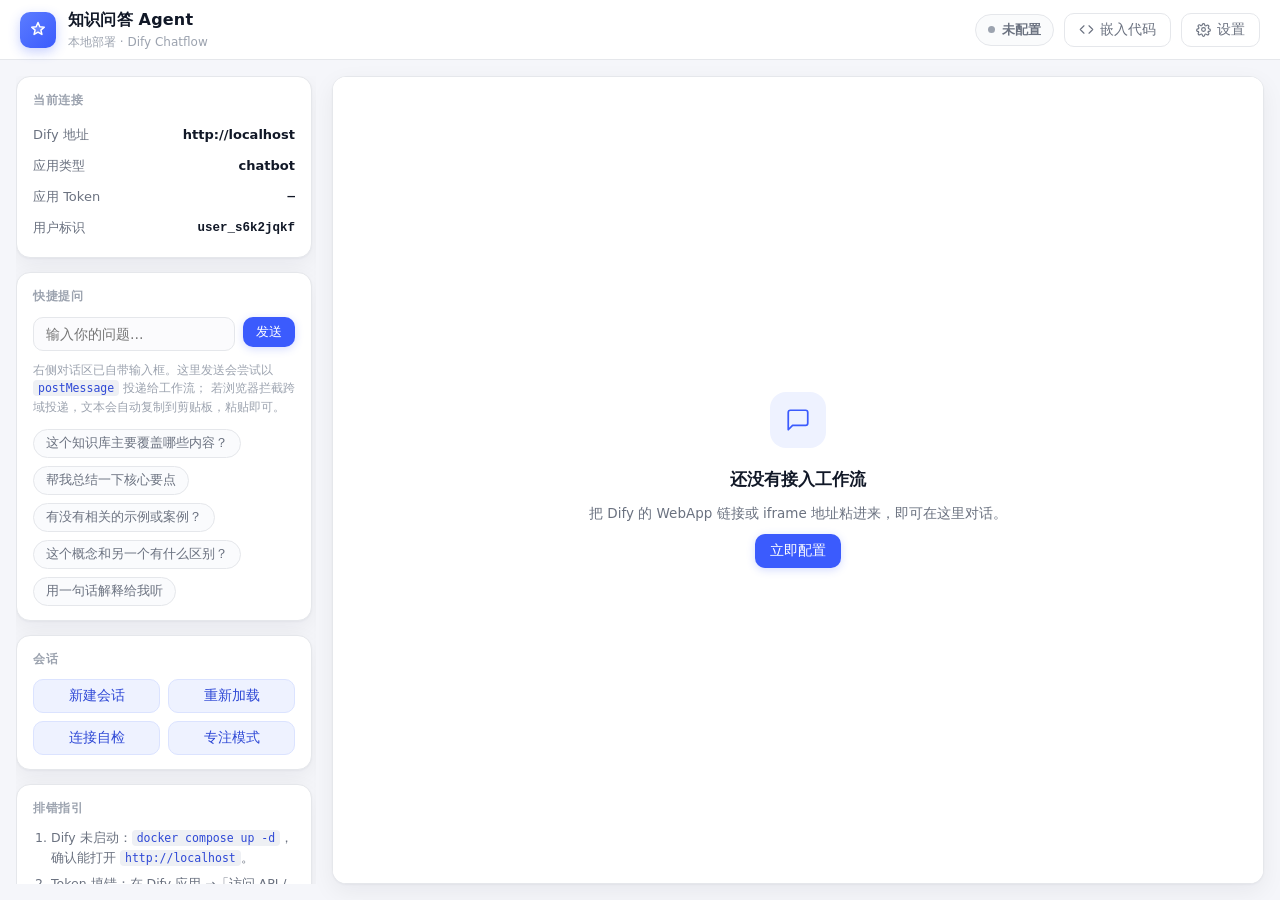
<file: dify-agent-web/index.html>
<!DOCTYPE html>
<html lang="zh-CN">
<head>
  <meta charset="UTF-8" />
  <meta name="viewport" content="width=device-width, initial-scale=1.0" />
  <title>知识问答 Agent · 本地工作流</title>
  <link rel="stylesheet" href="assets/css/style.css" />
</head>
<body>

  <!-- ============ 顶栏 ============ -->
  <header class="topbar">
    <div class="brand">
      <span class="brand-logo">
        <svg viewBox="0 0 24 24" fill="none" stroke="currentColor" stroke-width="1.8" stroke-linecap="round" stroke-linejoin="round">
          <path d="M12 3l2.2 5.1 5.3.5-4 3.5 1.2 5.2L12 14.6 7.3 17.3l1.2-5.2-4-3.5 5.3-.5z"/>
        </svg>
      </span>
      <div class="brand-text">
        <h1>知识问答 Agent</h1>
        <p>本地部署 · Dify Chatflow</p>
      </div>
    </div>

    <div class="topbar-right">
      <div id="statusPill" class="status-pill status-idle">
        <span class="dot"></span>
        <span id="statusText">未连接</span>
      </div>
      <button class="btn btn-ghost" id="btnEmbed" title="复制 iframe 嵌入代码">
        <svg viewBox="0 0 24 24" fill="none" stroke="currentColor" stroke-width="1.8" stroke-linecap="round" stroke-linejoin="round"><path d="M16 18l6-6-6-6M8 6l-6 6 6 6"/></svg>
        嵌入代码
      </button>
      <button class="btn btn-ghost" id="btnSettings" title="连接设置">
        <svg viewBox="0 0 24 24" fill="none" stroke="currentColor" stroke-width="1.8" stroke-linecap="round" stroke-linejoin="round"><circle cx="12" cy="12" r="3"/><path d="M19.4 15a1.7 1.7 0 00.3 1.9l.1.1a2 2 0 11-2.8 2.8l-.1-.1a1.7 1.7 0 00-2.9 1.2 2 2 0 11-4 0 1.7 1.7 0 00-2.9-1.2l-.1.1a2 2 0 11-2.8-2.8l.1-.1A1.7 1.7 0 003 15a2 2 0 010-4 1.7 1.7 0 001.2-2.9l-.1-.1a2 2 0 112.8-2.8l.1.1A1.7 1.7 0 0010 4.6a2 2 0 014 0 1.7 1.7 0 002.9 1.2l.1-.1a2 2 0 112.8 2.8l-.1.1A1.7 1.7 0 0021 11a2 2 0 010 4z"/></svg>
        设置
      </button>
    </div>
  </header>

  <!-- ============ 主体 ============ -->
  <main class="layout" id="layout">

    <!-- 侧边栏 -->
    <aside class="sidebar">
      <!-- 连接信息卡 -->
      <section class="card">
        <div class="card-title">当前连接</div>
        <div class="kv"><span>Dify 地址</span><b id="infoBase">—</b></div>
        <div class="kv"><span>应用类型</span><b id="infoType">—</b></div>
        <div class="kv"><span>应用 Token</span><b id="infoToken" class="mono ellipsis">—</b></div>
        <div class="kv"><span>用户标识</span><b id="infoUser" class="mono ellipsis">—</b></div>
      </section>

      <!-- 快捷提问 -->
      <section class="card">
        <div class="card-title">快捷提问</div>
        <div class="composer">
          <input id="quickInput" type="text" placeholder="输入你的问题…" autocomplete="off" />
          <button class="btn btn-primary btn-sm" id="btnQuickSend">发送</button>
        </div>
        <p class="hint">
          右侧对话区已自带输入框。这里发送会尝试以 <code>postMessage</code> 投递给工作流；
          若浏览器拦截跨域投递，文本会自动复制到剪贴板，粘贴即可。
        </p>
        <div class="chips" id="chips"></div>
      </section>

      <!-- 会话操作 -->
      <section class="card">
        <div class="card-title">会话</div>
        <div class="btn-row">
          <button class="btn btn-soft" id="btnNewChat">新建会话</button>
          <button class="btn btn-soft" id="btnReload">重新加载</button>
        </div>
        <div class="btn-row">
          <button class="btn btn-soft" id="btnProbe">连接自检</button>
          <button class="btn btn-soft" id="btnFullscreen">专注模式</button>
        </div>
      </section>

      <!-- 说明 -->
      <section class="card card-tip">
        <div class="card-title">排错指引</div>
        <ol class="tip-list">
          <li>Dify 未启动：<code>docker compose up -d</code>，确认能打开 <code>http://localhost</code>。</li>
          <li>Token 填错：在 Dify 应用 →「访问 API / WebApp」里复制 WebApp 链接。</li>
          <li>iframe 被拦截：检查 Dify 的 nginx / CSP <code>frame-ancestors</code> 白名单。</li>
          <li>端口写全：例如 <code>http://localhost:8088</code>，不要只写域名。</li>
        </ol>
      </section>
    </aside>

    <!-- 对话区 -->
    <section class="stage">
      <div class="iframe-wrap" id="iframeWrap">
        <iframe
          id="difyFrame"
          title="Dify 工作流"
          allow="microphone; clipboard-write"
          referrerpolicy="no-referrer"></iframe>

        <!-- 骨架屏 -->
        <div class="overlay" id="overlayLoading">
          <div class="spinner"></div>
          <p>正在连接本地 Dify 工作流…</p>
          <small id="loadingUrl" class="mono"></small>
        </div>

        <!-- 未配置 -->
        <div class="overlay hidden" id="overlayEmpty">
          <div class="empty-icon">
            <svg viewBox="0 0 24 24" fill="none" stroke="currentColor" stroke-width="1.6" stroke-linecap="round" stroke-linejoin="round"><path d="M21 15a2 2 0 01-2 2H7l-4 4V5a2 2 0 012-2h14a2 2 0 012 2z"/></svg>
          </div>
          <h3>还没有接入工作流</h3>
          <p>把 Dify 的 WebApp 链接或 iframe 地址粘进来，即可在这里对话。</p>
          <button class="btn btn-primary" id="btnEmptyConfig">立即配置</button>
        </div>

        <!-- 连接失败 -->
        <div class="overlay hidden" id="overlayError">
          <div class="empty-icon err">
            <svg viewBox="0 0 24 24" fill="none" stroke="currentColor" stroke-width="1.6" stroke-linecap="round" stroke-linejoin="round"><circle cx="12" cy="12" r="9"/><path d="M12 8v5M12 16.5v.5"/></svg>
          </div>
          <h3>无法加载工作流</h3>
          <p id="errorMsg" class="mono"></p>
          <div class="btn-row center">
            <button class="btn btn-primary" id="btnErrConfig">检查配置</button>
            <button class="btn btn-soft" id="btnErrRetry">重试</button>
          </div>
        </div>
      </div>
    </section>
  </main>

  <!-- ============ 设置弹窗 ============ -->
  <div class="modal-mask hidden" id="modal">
    <div class="modal">
      <div class="modal-head">
        <h2>连接设置</h2>
        <button class="icon-btn" id="btnCloseModal" title="关闭">
          <svg viewBox="0 0 24 24" fill="none" stroke="currentColor" stroke-width="2" stroke-linecap="round"><path d="M18 6L6 18M6 6l12 12"/></svg>
        </button>
      </div>

      <div class="modal-body">
        <label class="field">
          <span>Dify WebApp 链接 / iframe 地址</span>
          <input id="cfgEmbedUrl" type="text" placeholder="" />
          <small>粘贴完整链接会自动解析出地址与 Token，也可分开填写。</small>
        </label>

        <div class="grid-2">
          <label class="field">
            <span>Dify 地址</span>
            <input id="cfgBaseUrl" type="text" placeholder="http://localhost" />
          </label>
          <label class="field">
            <span>应用类型</span>
            <select id="cfgAppType">
              <option value="chatbot">chatbot（Chatflow / 聊天助手）</option>
              <option value="workflow">workflow（工作流）</option>
              <option value="completion">completion（文本生成）</option>
            </select>
          </label>
        </div>

        <label class="field">
          <span>应用 Token</span>
          <input id="cfgToken" type="text" placeholder="AbCdEfGhIjKlMnOp" class="mono" />
        </label>

        <div class="grid-2">
          <label class="field">
            <span>用户标识 sys.user_id</span>
            <input id="cfgUserId" type="text" placeholder="留空自动生成" class="mono" />
          </label>
          <label class="field">
            <span>显示名称</span>
            <input id="cfgUserName" type="text" placeholder="同学" />
          </label>
        </div>

        <label class="field">
          <span>开场变量（可选，JSON）</span>
          <textarea id="cfgInputs" rows="3" placeholder='{"knowledge_base": "软件工程"}'></textarea>
          <small>作为 <code>sys.inputs</code> 传入 workflow 类型应用。</small>
        </label>

        <div id="cfgError" class="form-error hidden"></div>
      </div>

      <div class="modal-foot">
        <button class="btn btn-soft" id="btnReset">恢复默认</button>
        <div class="spacer"></div>
        <button class="btn btn-ghost" id="btnCancel">取消</button>
        <button class="btn btn-primary" id="btnSave">保存并连接</button>
      </div>
    </div>
  </div>

  <div class="toast-wrap" id="toastWrap"></div>

  <script src="assets/js/app.js"></script>
</body>
</html>
</file>
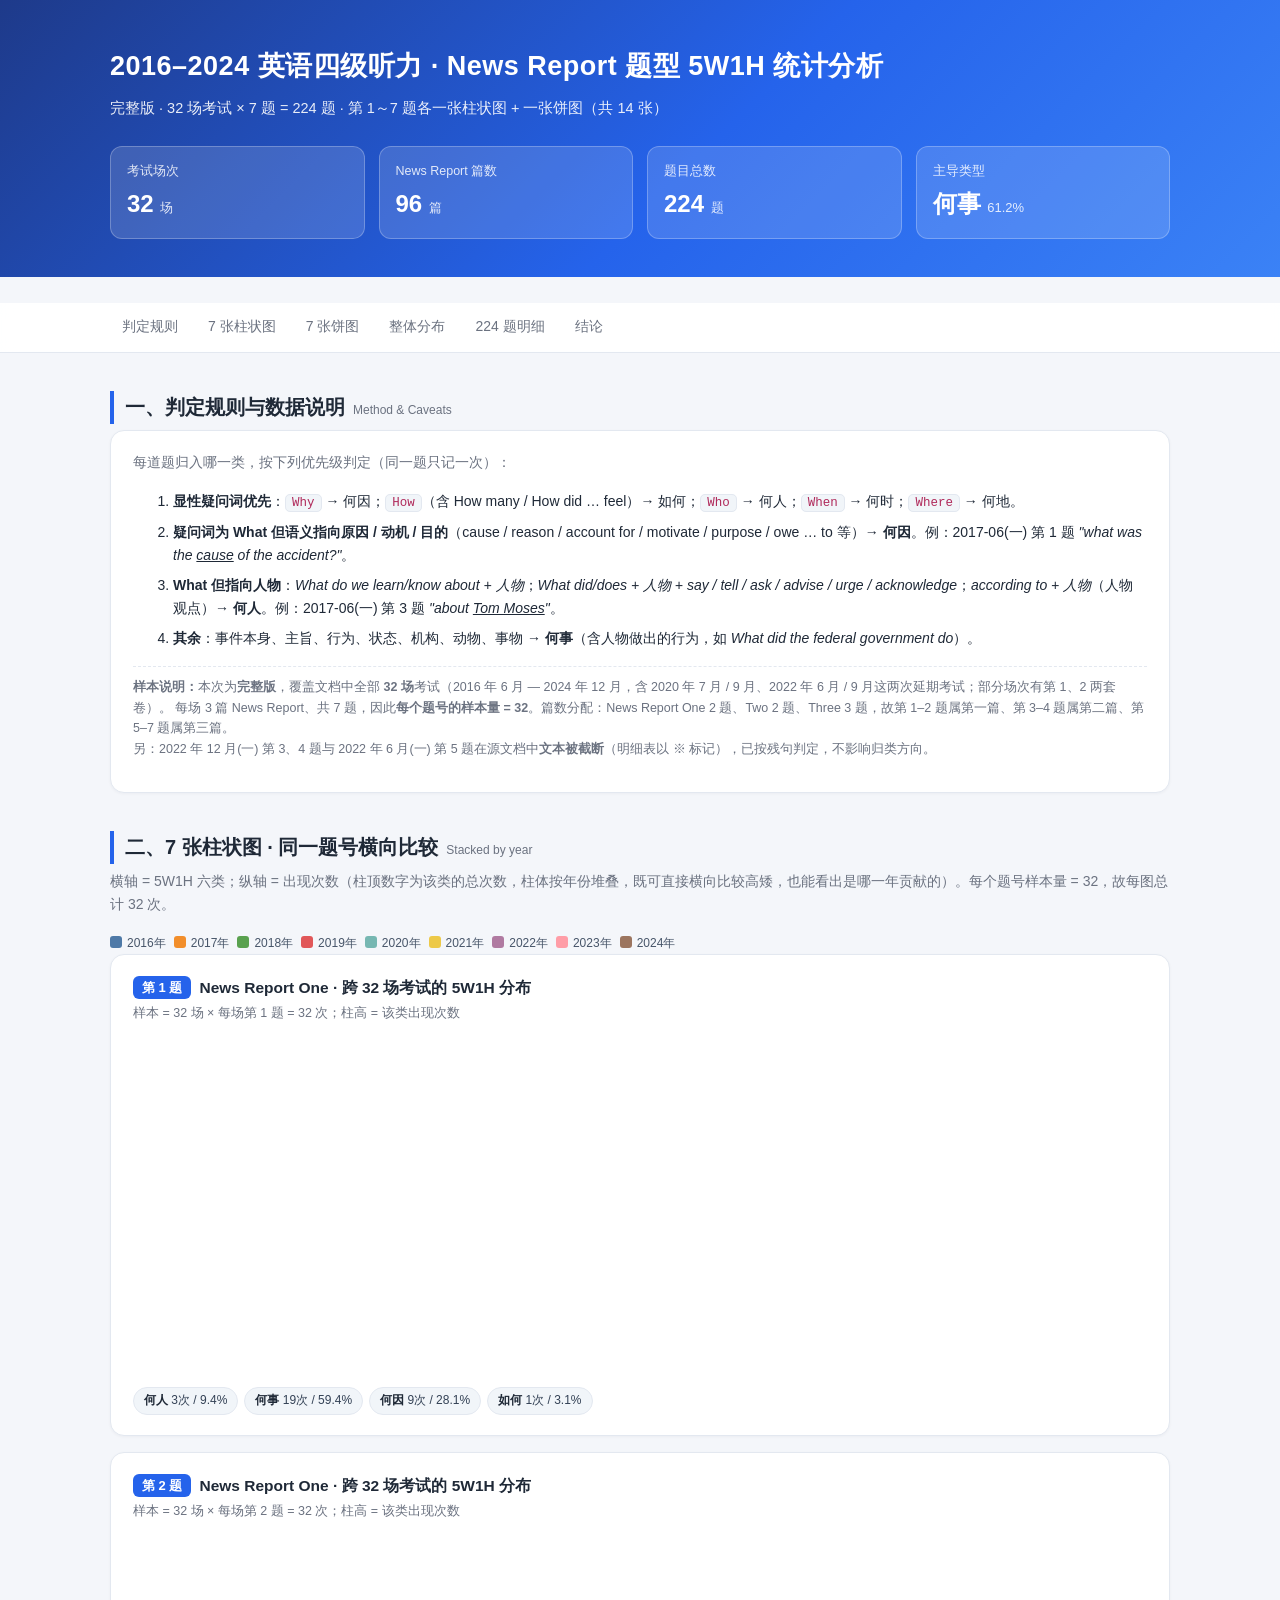
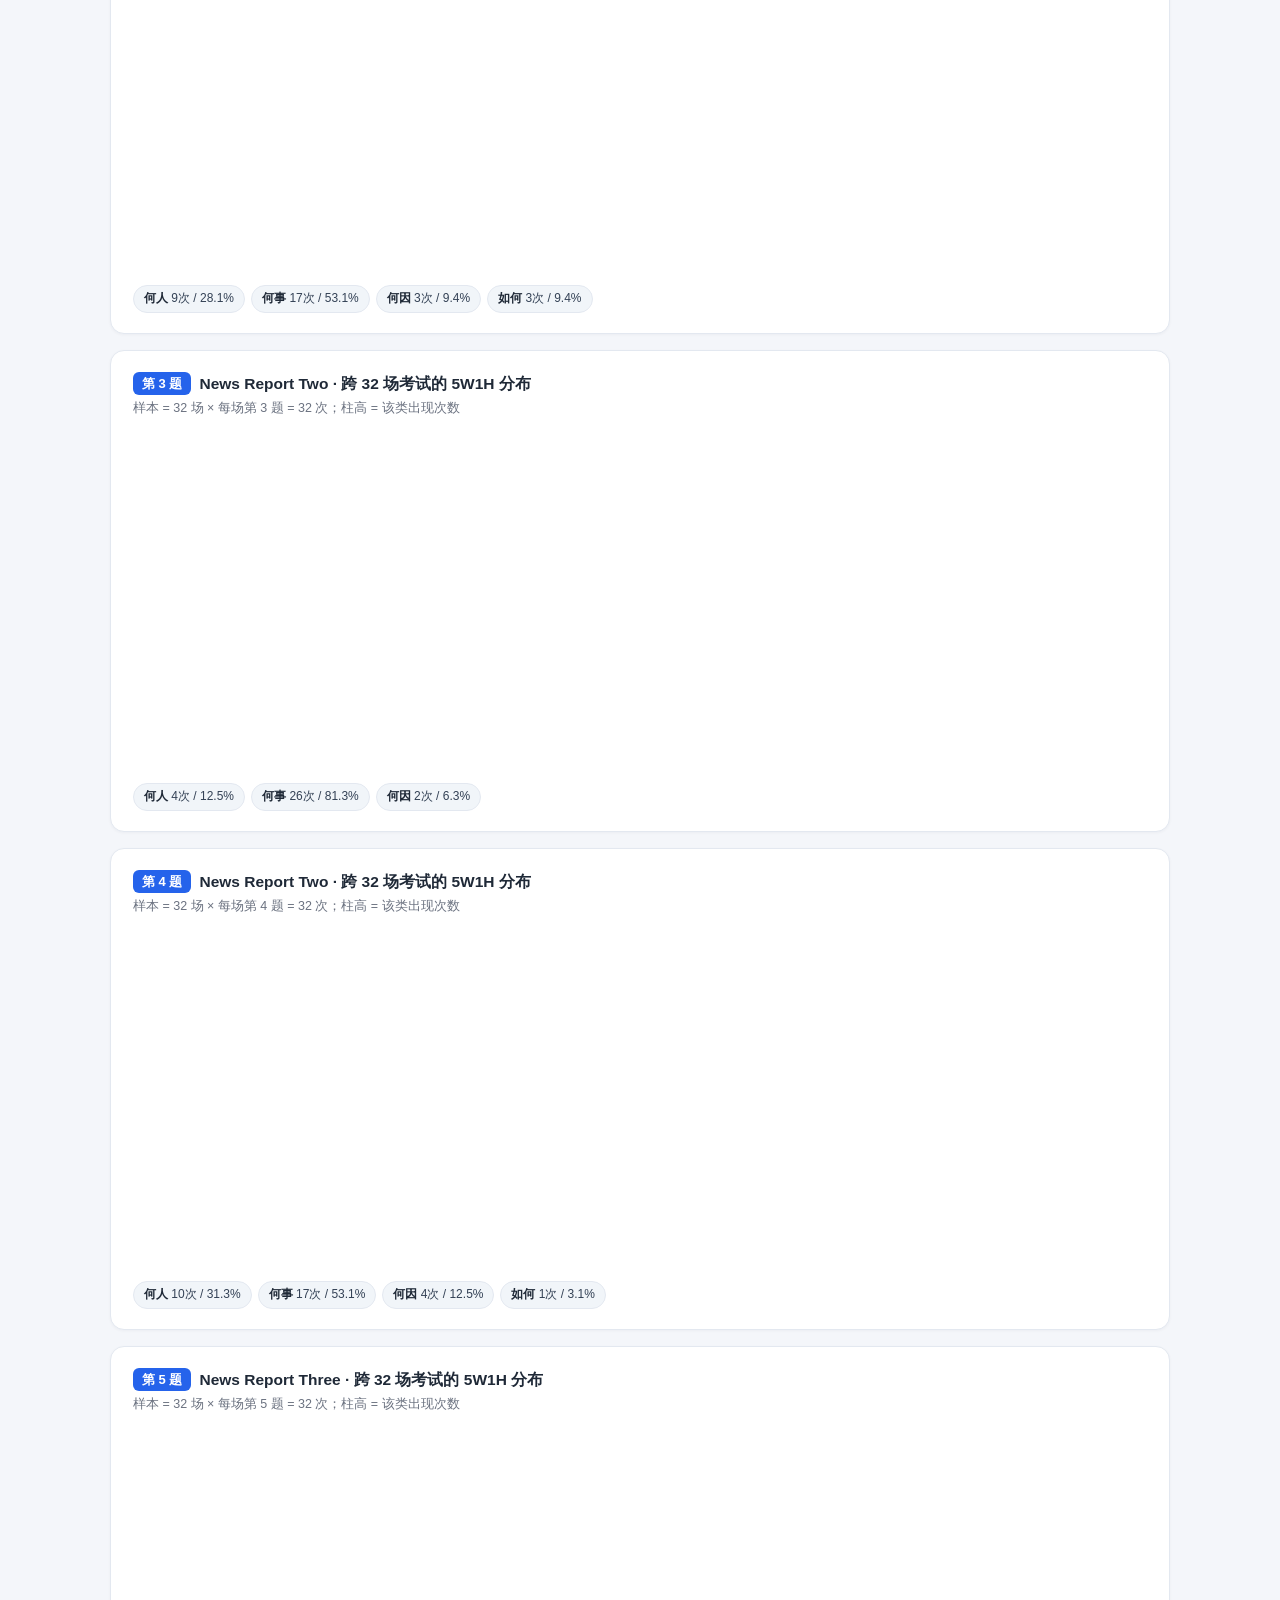
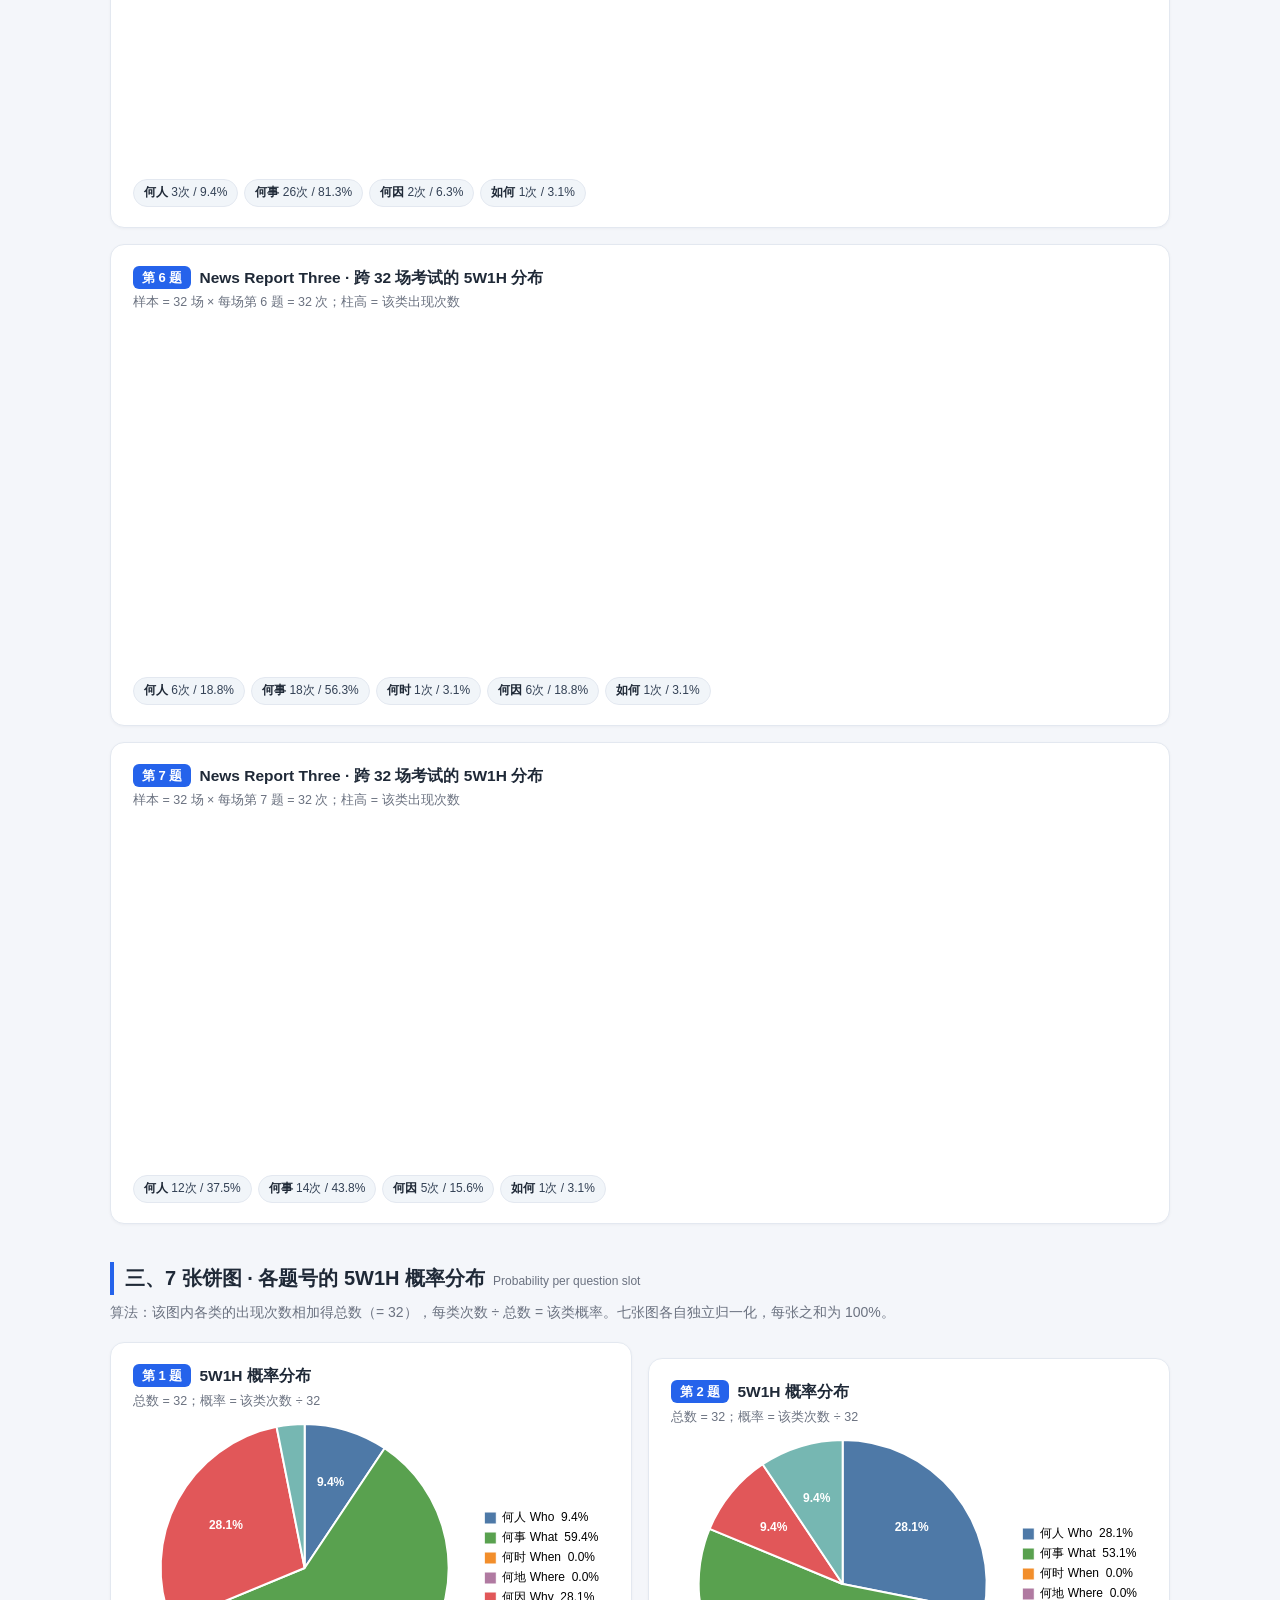
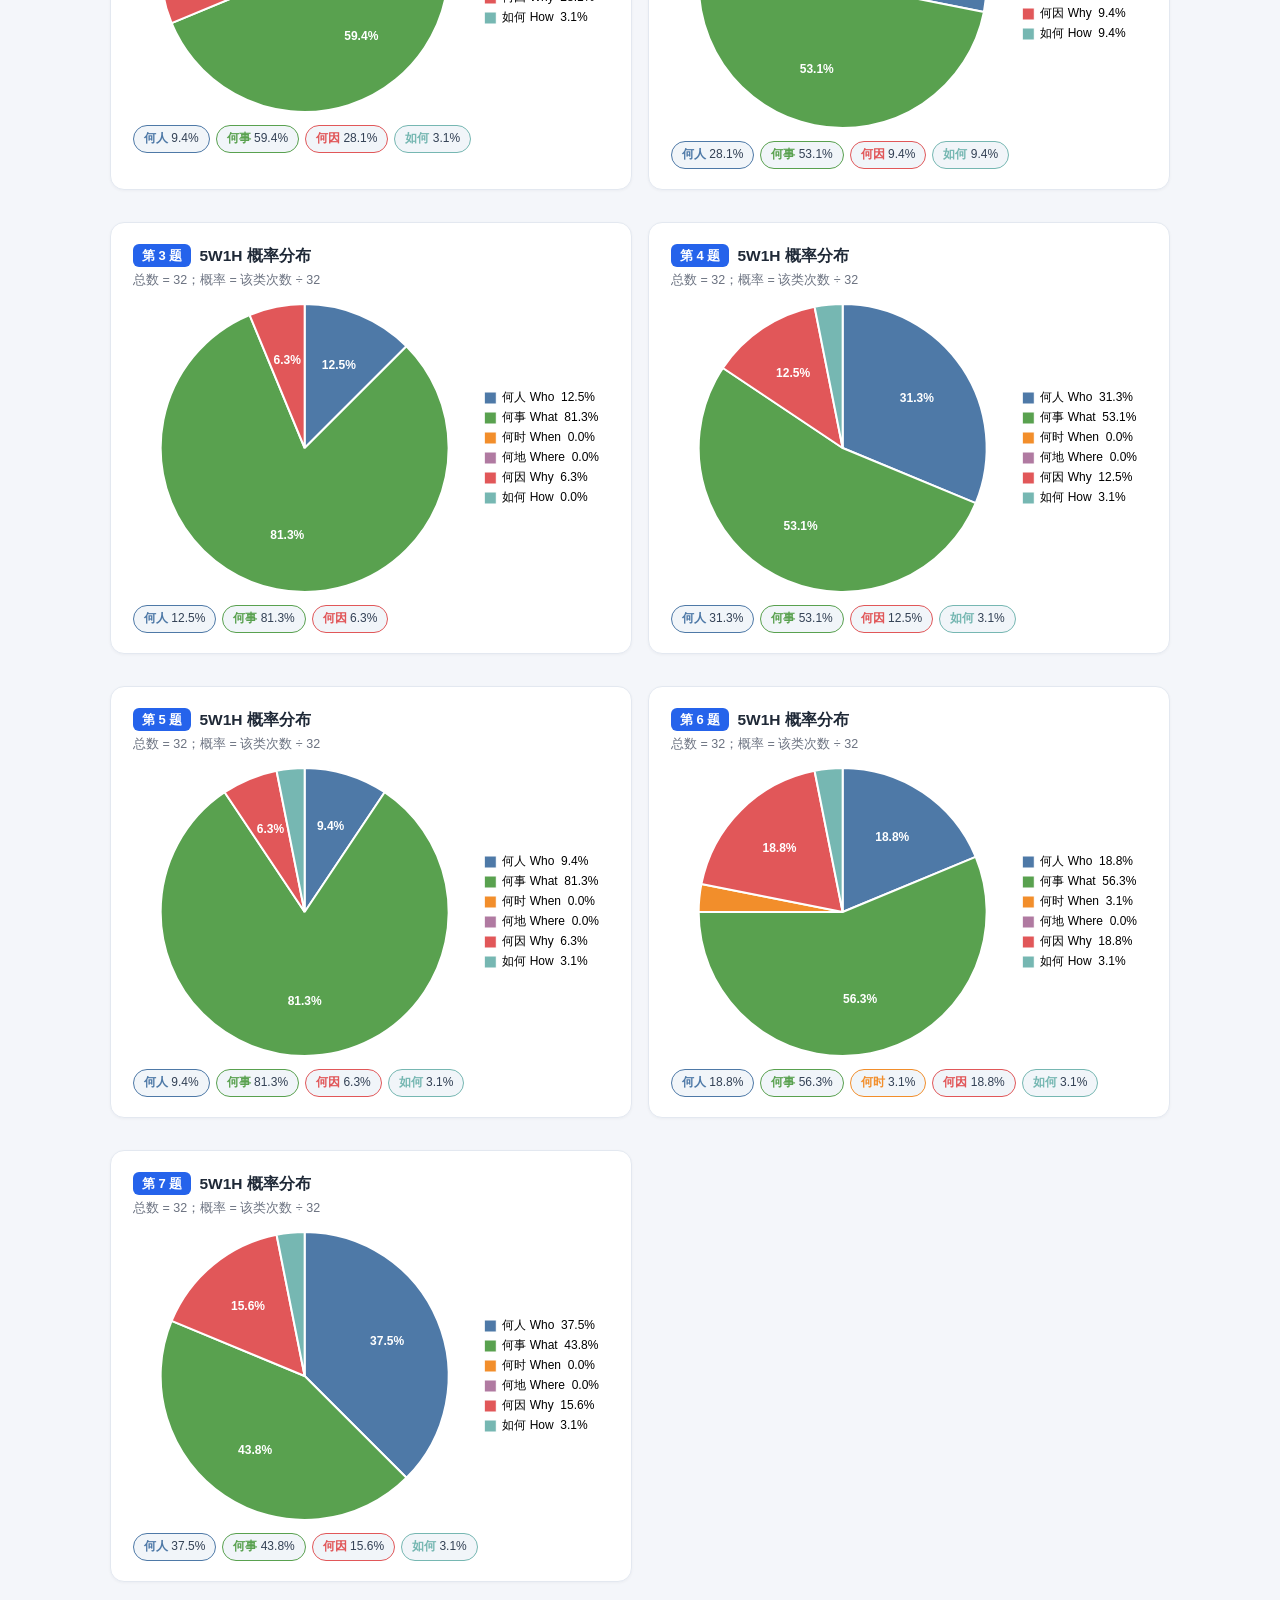
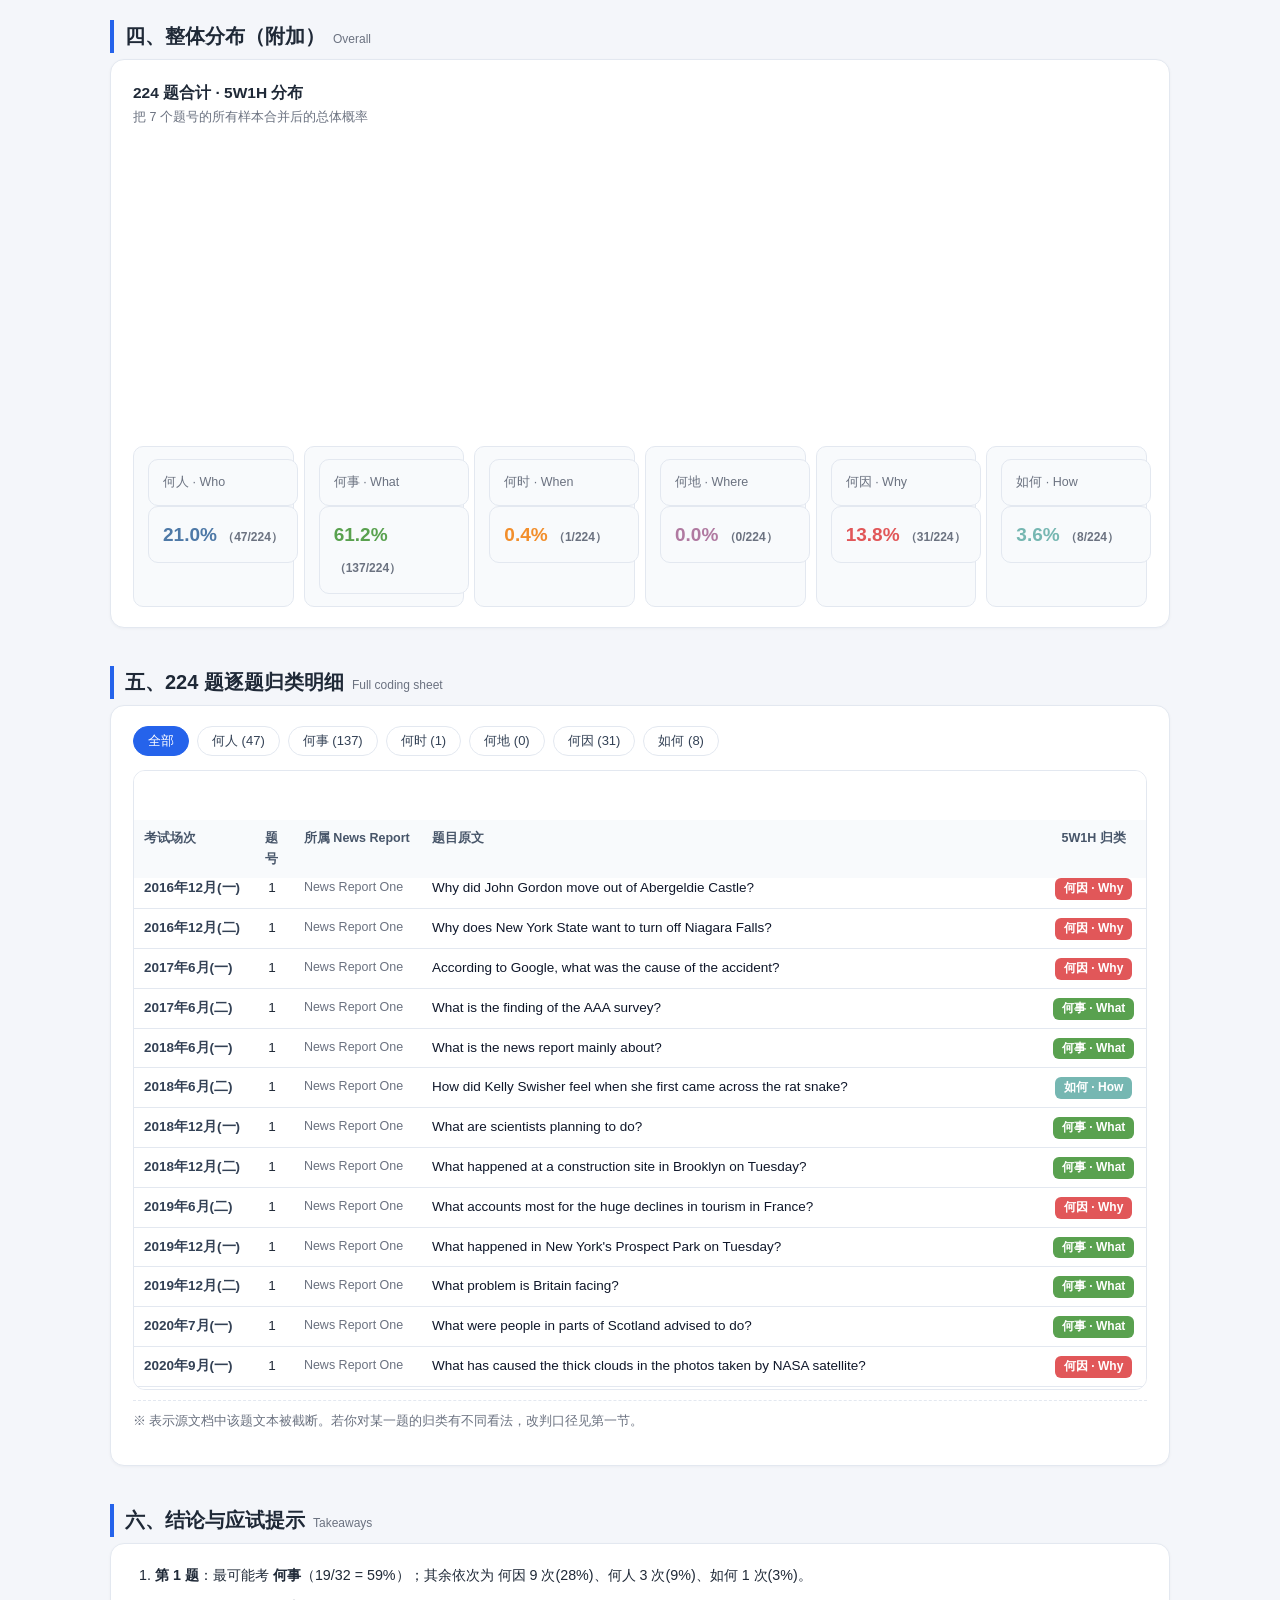
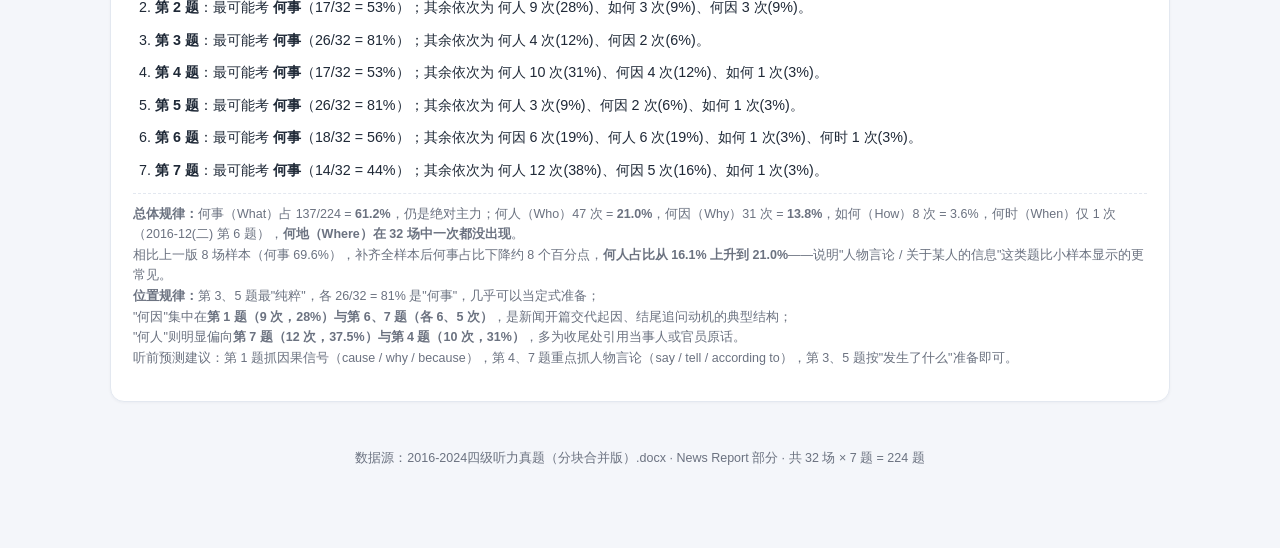
<file: relevant_skill_and_html/2016-2024四级听力NewsReport_5W1H分析（完整版）.html>
<!DOCTYPE html>
<html lang="zh-CN">
<head>
<meta charset="utf-8">
<meta name="viewport" content="width=device-width,initial-scale=1">
<title>2016–2024 英语四级听力 News Report 5W1H 题型统计分析（完整版）</title>
<style>
:root{--bg:#f4f6fa;--card:#fff;--bd:#e3e8f0;--tx:#1f2937;--mut:#6b7280;--acc:#2563eb}
*{box-sizing:border-box}
body{margin:0;background:var(--bg);color:var(--tx);line-height:1.65;-webkit-font-smoothing:antialiased;
 font-family:-apple-system,BlinkMacSystemFont,"Segoe UI","PingFang SC","Microsoft YaHei","Hiragino Sans GB",sans-serif}
.wrap{max-width:1100px;margin:0 auto;padding:0 20px 80px}
header.hero{background:linear-gradient(135deg,#1e3a8a 0%,#2563eb 55%,#3b82f6 100%);color:#fff;padding:44px 0 38px;margin-bottom:26px}
header.hero .wrap{padding-bottom:0}
h1{margin:0 0 8px;font-size:27px;letter-spacing:.5px;font-weight:700}
.sub{opacity:.9;font-size:14.5px;margin:0}
.cards{display:grid;grid-template-columns:repeat(auto-fit,minmax(150px,1fr));gap:14px;margin-top:26px}
.card-kv{background:rgba(255,255,255,.14);border:1px solid rgba(255,255,255,.25);border-radius:12px;padding:14px 16px}
.card-kv .k{font-size:12.5px;opacity:.85}
.card-kv .v{font-size:24px;font-weight:700;margin-top:2px}
.card-kv .v small{font-size:13px;font-weight:400;opacity:.85}
nav{position:sticky;top:0;z-index:50;background:rgba(255,255,255,.92);backdrop-filter:blur(8px);border-bottom:1px solid var(--bd);margin-bottom:26px}
nav .wrap{padding:0 20px;display:flex;gap:6px;flex-wrap:wrap}
nav a{padding:12px 12px;font-size:14px;color:var(--mut);text-decoration:none;border-bottom:2px solid transparent}
nav a:hover{color:var(--acc)}
h2{font-size:20px;margin:38px 0 6px;padding-left:11px;border-left:4px solid var(--acc)}
h2 .en{font-size:12px;color:var(--mut);font-weight:400;margin-left:8px}
.lead{color:var(--mut);font-size:14px;margin:0 0 18px}
.panel{background:var(--card);border:1px solid var(--bd);border-radius:14px;padding:20px 22px;box-shadow:0 1px 3px rgba(16,24,40,.04)}
.panel+.panel{margin-top:16px}
.ptitle{font-size:15.5px;font-weight:700;margin:0 0 2px;display:flex;align-items:center;gap:8px;flex-wrap:wrap}
.ptitle .n{background:var(--acc);color:#fff;border-radius:6px;padding:1px 9px;font-size:13px}
.pmeta{font-size:12.5px;color:var(--mut);margin:0 0 12px}
.chart{height:340px;position:relative}
.note{font-size:12.5px;color:var(--mut);margin-top:10px;padding-top:10px;border-top:1px dashed var(--bd)}
.grid2{display:grid;grid-template-columns:repeat(auto-fit,minmax(400px,1fr));gap:16px}
.pctline{display:flex;flex-wrap:wrap;gap:6px;margin-top:12px}
.pctline span{font-size:12px;background:#f1f5f9;border:1px solid var(--bd);border-radius:999px;padding:3px 10px;color:#334155}
.pctline b{color:var(--tx)}
.rule li{margin-bottom:7px;font-size:14px}
.rule code{background:#f1f5f9;border:1px solid var(--bd);border-radius:5px;padding:1px 6px;font-size:12.5px;color:#b02a5b}
table{width:100%;border-collapse:collapse;font-size:13.5px}
th,td{padding:8px 10px;border-bottom:1px solid var(--bd);text-align:left;vertical-align:top}
th{background:#f8fafc;font-size:12.5px;color:#475569;position:sticky;top:49px;z-index:10}
td.ctr{text-align:center;white-space:nowrap}
td.sess{white-space:nowrap;color:#334155;font-weight:600}
td.rep{color:var(--mut);font-size:12.5px;white-space:nowrap}
td.qt{color:#0f172a}
.tag{display:inline-block;color:#fff;border-radius:6px;padding:1px 9px;font-size:12px;font-weight:600}
.tblwrap{max-height:620px;overflow:auto;border:1px solid var(--bd);border-radius:12px;background:#fff}
.filters{display:flex;gap:8px;flex-wrap:wrap;margin-bottom:14px;align-items:center}
.filters button{border:1px solid var(--bd);background:#fff;color:#334155;border-radius:999px;padding:5px 14px;font-size:13px;cursor:pointer}
.filters button.on{background:var(--acc);border-color:var(--acc);color:#fff}
.warn{color:#b45309;font-weight:700;cursor:help}
ol.ins{margin:0;padding-left:22px}
ol.ins li{margin-bottom:9px;font-size:14.3px}
.kv{display:flex;gap:10px;flex-wrap:wrap;margin-top:6px}
.kv div{flex:1;min-width:150px;background:#f8fafc;border:1px solid var(--bd);border-radius:10px;padding:12px 14px}
.kv .k{font-size:12.5px;color:var(--mut)}
.kv .v{font-size:19px;font-weight:700}
footer{text-align:center;color:var(--mut);font-size:12.5px;margin-top:46px}
.legendbar{display:flex;flex-wrap:wrap;gap:8px;margin:10px 0 0}
.legendbar i{display:inline-block;width:12px;height:12px;border-radius:3px;margin-right:5px;vertical-align:-1px}
.legendbar span{font-size:12px;color:#475569}
@media (max-width:720px){.chart{height:300px}h1{font-size:21px}}
</style>
</head>
<body>

<header class="hero">
  <div class="wrap">
    <h1>2016–2024 英语四级听力 · News Report 题型 5W1H 统计分析</h1>
    <p class="sub">完整版 · 32 场考试 × 7 题 = 224 题 · 第 1～7 题各一张柱状图 + 一张饼图（共 14 张）</p>
    <div class="cards">
      <div class="card-kv"><div class="k">考试场次</div><div class="v">32 <small>场</small></div></div>
      <div class="card-kv"><div class="k">News Report 篇数</div><div class="v">96 <small>篇</small></div></div>
      <div class="card-kv"><div class="k">题目总数</div><div class="v">224 <small>题</small></div></div>
      <div class="card-kv"><div class="k">主导类型</div><div class="v">何事 <small>61.2%</small></div></div>
    </div>
  </div>
</header>

<nav><div class="wrap">
  <a href="#rule">判定规则</a><a href="#bar">7 张柱状图</a><a href="#pie">7 张饼图</a>
  <a href="#sum">整体分布</a><a href="#detail">224 题明细</a><a href="#concl">结论</a>
</div></nav>

<div class="wrap">

  <h2 id="rule">一、判定规则与数据说明<span class="en">Method &amp; Caveats</span></h2>
  <div class="panel rule">
    <p class="lead" style="margin-bottom:12px">每道题归入哪一类，按下列优先级判定（同一题只记一次）：</p>
    <ol>
      <li><b>显性疑问词优先</b>：<code>Why</code> → 何因；<code>How</code>（含 How many / How did … feel）→ 如何；<code>Who</code> → 何人；<code>When</code> → 何时；<code>Where</code> → 何地。</li>
      <li><b>疑问词为 What 但语义指向原因 / 动机 / 目的</b>（cause / reason / account for / motivate / purpose / owe … to 等）→ <b>何因</b>。例：2017-06(一) 第 1 题 <i>"what was the <u>cause</u> of the accident?"</i>。</li>
      <li><b>What 但指向人物</b>：<i>What do we learn/know about + 人物</i>；<i>What did/does + 人物 + say / tell / ask / advise / urge / acknowledge</i>；<i>according to + 人物</i>（人物观点）→ <b>何人</b>。例：2017-06(一) 第 3 题 <i>"about <u>Tom Moses</u>"</i>。</li>
      <li><b>其余</b>：事件本身、主旨、行为、状态、机构、动物、事物 → <b>何事</b>（含人物做出的行为，如 <i>What did the federal government do</i>）。</li>
    </ol>
    <p class="note">
      <b>样本说明：</b>本次为<b>完整版</b>，覆盖文档中全部 <b>32 场</b>考试（2016 年 6 月 — 2024 年 12 月，含 2020 年 7 月 / 9 月、2022 年 6 月 / 9 月这两次延期考试；部分场次有第 1、2 两套卷）。
      每场 3 篇 News Report、共 7 题，因此<b>每个题号的样本量 = 32</b>。篇数分配：News Report One 2 题、Two 2 题、Three 3 题，故第 1–2 题属第一篇、第 3–4 题属第二篇、第 5–7 题属第三篇。<br>
      另：2022 年 12 月(一) 第 3、4 题与 2022 年 6 月(一) 第 5 题在源文档中<b>文本被截断</b>（明细表以 ※ 标记），已按残句判定，不影响归类方向。
    </p>
  </div>

  <h2 id="bar">二、7 张柱状图 · 同一题号横向比较<span class="en">Stacked by year</span></h2>
  <p class="lead">横轴 = 5W1H 六类；纵轴 = 出现次数（柱顶数字为该类的总次数，柱体按年份堆叠，既可直接横向比较高矮，也能看出是哪一年贡献的）。每个题号样本量 = 32，故每图总计 32 次。</p>
  <div class="legendbar" id="yearLegend"></div>
  <div id="bars"></div>

  <h2 id="pie">三、7 张饼图 · 各题号的 5W1H 概率分布<span class="en">Probability per question slot</span></h2>
  <p class="lead">算法：该图内各类的出现次数相加得总数（= 32），每类次数 ÷ 总数 = 该类概率。七张图各自独立归一化，每张之和为 100%。</p>
  <div class="grid2" id="pies"></div>

  <h2 id="sum">四、整体分布（附加）<span class="en">Overall</span></h2>
  <div class="panel">
    <p class="ptitle">224 题合计 · 5W1H 分布</p>
    <p class="pmeta">把 7 个题号的所有样本合并后的总体概率</p>
    <div class="chart" style="height:300px"><canvas id="allPie"></canvas></div>
    <div class="kv" id="allKv"></div>
  </div>

  <h2 id="detail">五、224 题逐题归类明细<span class="en">Full coding sheet</span></h2>
  <div class="panel">
    <div class="filters" id="filters"></div>
    <div class="tblwrap">
      <table>
        <thead><tr><th>考试场次</th><th style="text-align:center">题号</th><th>所属 News Report</th><th>题目原文</th><th style="text-align:center">5W1H 归类</th></tr></thead>
        <tbody id="tbody"><tr data-cat="何事" data-y="2016"><td class="sess">2016年6月(一)</td><td class="ctr">1</td><td class="rep">News Report One</td><td class="qt">What is the news report mainly about?</td><td class="ctr"><span class="tag" style="background:#59a14f">何事 · What</span></td></tr>
<tr data-cat="何因" data-y="2016"><td class="sess">2016年12月(一)</td><td class="ctr">1</td><td class="rep">News Report One</td><td class="qt">Why did John Gordon move out of Abergeldie Castle?</td><td class="ctr"><span class="tag" style="background:#e15759">何因 · Why</span></td></tr>
<tr data-cat="何因" data-y="2016"><td class="sess">2016年12月(二)</td><td class="ctr">1</td><td class="rep">News Report One</td><td class="qt">Why does New York State want to turn off Niagara Falls?</td><td class="ctr"><span class="tag" style="background:#e15759">何因 · Why</span></td></tr>
<tr data-cat="何因" data-y="2017"><td class="sess">2017年6月(一)</td><td class="ctr">1</td><td class="rep">News Report One</td><td class="qt">According to Google, what was the cause of the accident?</td><td class="ctr"><span class="tag" style="background:#e15759">何因 · Why</span></td></tr>
<tr data-cat="何事" data-y="2017"><td class="sess">2017年6月(二)</td><td class="ctr">1</td><td class="rep">News Report One</td><td class="qt">What is the finding of the AAA survey?</td><td class="ctr"><span class="tag" style="background:#59a14f">何事 · What</span></td></tr>
<tr data-cat="何事" data-y="2018"><td class="sess">2018年6月(一)</td><td class="ctr">1</td><td class="rep">News Report One</td><td class="qt">What is the news report mainly about?</td><td class="ctr"><span class="tag" style="background:#59a14f">何事 · What</span></td></tr>
<tr data-cat="如何" data-y="2018"><td class="sess">2018年6月(二)</td><td class="ctr">1</td><td class="rep">News Report One</td><td class="qt">How did Kelly Swisher feel when she first came across the rat snake?</td><td class="ctr"><span class="tag" style="background:#76b7b2">如何 · How</span></td></tr>
<tr data-cat="何事" data-y="2018"><td class="sess">2018年12月(一)</td><td class="ctr">1</td><td class="rep">News Report One</td><td class="qt">What are scientists planning to do?</td><td class="ctr"><span class="tag" style="background:#59a14f">何事 · What</span></td></tr>
<tr data-cat="何事" data-y="2018"><td class="sess">2018年12月(二)</td><td class="ctr">1</td><td class="rep">News Report One</td><td class="qt">What happened at a construction site in Brooklyn on Tuesday?</td><td class="ctr"><span class="tag" style="background:#59a14f">何事 · What</span></td></tr>
<tr data-cat="何因" data-y="2019"><td class="sess">2019年6月(二)</td><td class="ctr">1</td><td class="rep">News Report One</td><td class="qt">What accounts most for the huge declines in tourism in France?</td><td class="ctr"><span class="tag" style="background:#e15759">何因 · Why</span></td></tr>
<tr data-cat="何事" data-y="2019"><td class="sess">2019年12月(一)</td><td class="ctr">1</td><td class="rep">News Report One</td><td class="qt">What happened in New York's Prospect Park on Tuesday?</td><td class="ctr"><span class="tag" style="background:#59a14f">何事 · What</span></td></tr>
<tr data-cat="何事" data-y="2019"><td class="sess">2019年12月(二)</td><td class="ctr">1</td><td class="rep">News Report One</td><td class="qt">What problem is Britain facing?</td><td class="ctr"><span class="tag" style="background:#59a14f">何事 · What</span></td></tr>
<tr data-cat="何事" data-y="2020"><td class="sess">2020年7月(一)</td><td class="ctr">1</td><td class="rep">News Report One</td><td class="qt">What were people in parts of Scotland advised to do?</td><td class="ctr"><span class="tag" style="background:#59a14f">何事 · What</span></td></tr>
<tr data-cat="何因" data-y="2020"><td class="sess">2020年9月(一)</td><td class="ctr">1</td><td class="rep">News Report One</td><td class="qt">What has caused the thick clouds in the photos taken by NASA satellite?</td><td class="ctr"><span class="tag" style="background:#e15759">何因 · Why</span></td></tr>
<tr data-cat="何事" data-y="2020"><td class="sess">2020年12月(一)</td><td class="ctr">1</td><td class="rep">News Report One</td><td class="qt">What is reported in the news?</td><td class="ctr"><span class="tag" style="background:#59a14f">何事 · What</span></td></tr>
<tr data-cat="何人" data-y="2020"><td class="sess">2020年12月(二)</td><td class="ctr">1</td><td class="rep">News Report One</td><td class="qt">What does the news report say about the waiter?</td><td class="ctr"><span class="tag" style="background:#4e79a7">何人 · Who</span></td></tr>
<tr data-cat="何事" data-y="2021"><td class="sess">2021年6月(一)</td><td class="ctr">1</td><td class="rep">News Report One</td><td class="qt">What did Joe's parents decide to do?</td><td class="ctr"><span class="tag" style="background:#59a14f">何事 · What</span></td></tr>
<tr data-cat="何事" data-y="2021"><td class="sess">2021年6月(二)</td><td class="ctr">1</td><td class="rep">News Report One</td><td class="qt">What did the old age pensioner plan to do?</td><td class="ctr"><span class="tag" style="background:#59a14f">何事 · What</span></td></tr>
<tr data-cat="何事" data-y="2021"><td class="sess">2021年12月(一)</td><td class="ctr">1</td><td class="rep">News Report One</td><td class="qt">What does the news report say about United Airlines?</td><td class="ctr"><span class="tag" style="background:#59a14f">何事 · What</span></td></tr>
<tr data-cat="何事" data-y="2021"><td class="sess">2021年12月(二)</td><td class="ctr">1</td><td class="rep">News Report One</td><td class="qt">What was the woman's problem?</td><td class="ctr"><span class="tag" style="background:#59a14f">何事 · What</span></td></tr>
<tr data-cat="何事" data-y="2022"><td class="sess">2022年6月(一)</td><td class="ctr">1</td><td class="rep">News Report One</td><td class="qt">What do we learn about the new study from the news report?</td><td class="ctr"><span class="tag" style="background:#59a14f">何事 · What</span></td></tr>
<tr data-cat="何事" data-y="2022"><td class="sess">2022年9月(一)</td><td class="ctr">1</td><td class="rep">News Report One</td><td class="qt">What do we learn from the news report about the study?</td><td class="ctr"><span class="tag" style="background:#59a14f">何事 · What</span></td></tr>
<tr data-cat="何事" data-y="2022"><td class="sess">2022年12月(一)</td><td class="ctr">1</td><td class="rep">News Report One</td><td class="qt">What happened at one of Australia's largest gold mines?</td><td class="ctr"><span class="tag" style="background:#59a14f">何事 · What</span></td></tr>
<tr data-cat="何事" data-y="2022"><td class="sess">2022年12月(二)</td><td class="ctr">1</td><td class="rep">News Report One</td><td class="qt">What event will take place in Glasgow?</td><td class="ctr"><span class="tag" style="background:#59a14f">何事 · What</span></td></tr>
<tr data-cat="何人" data-y="2023"><td class="sess">2023年6月(一)</td><td class="ctr">1</td><td class="rep">News Report One</td><td class="qt">What do we learn from the report about the 55-year-old woman?</td><td class="ctr"><span class="tag" style="background:#4e79a7">何人 · Who</span></td></tr>
<tr data-cat="何事" data-y="2023"><td class="sess">2023年6月(二)</td><td class="ctr">1</td><td class="rep">News Report One</td><td class="qt">What do we learn from the police report?</td><td class="ctr"><span class="tag" style="background:#59a14f">何事 · What</span></td></tr>
<tr data-cat="何因" data-y="2023"><td class="sess">2023年12月(一)</td><td class="ctr">1</td><td class="rep">News Report One</td><td class="qt">Why did the police officer stop the SUV car?</td><td class="ctr"><span class="tag" style="background:#e15759">何因 · Why</span></td></tr>
<tr data-cat="何因" data-y="2023"><td class="sess">2023年12月(二)</td><td class="ctr">1</td><td class="rep">News Report One</td><td class="qt">What may be the reason that friends are similar to each other, according to the recent research?</td><td class="ctr"><span class="tag" style="background:#e15759">何因 · Why</span></td></tr>
<tr data-cat="何事" data-y="2024"><td class="sess">2024年6月(一)</td><td class="ctr">1</td><td class="rep">News Report One</td><td class="qt">What do we learn about the JetBlue Airlines flight from the news report?</td><td class="ctr"><span class="tag" style="background:#59a14f">何事 · What</span></td></tr>
<tr data-cat="何因" data-y="2024"><td class="sess">2024年6月(二)</td><td class="ctr">1</td><td class="rep">News Report One</td><td class="qt">Why did the six residents have to find another place to stay?</td><td class="ctr"><span class="tag" style="background:#e15759">何因 · Why</span></td></tr>
<tr data-cat="何人" data-y="2024"><td class="sess">2024年12月(一)</td><td class="ctr">1</td><td class="rep">News Report One</td><td class="qt">What do we learn about Sherry Christian?</td><td class="ctr"><span class="tag" style="background:#4e79a7">何人 · Who</span></td></tr>
<tr data-cat="何因" data-y="2024"><td class="sess">2024年12月(二)</td><td class="ctr">1</td><td class="rep">News Report One</td><td class="qt">Why are families across the U.S. looking to this winter with fear?</td><td class="ctr"><span class="tag" style="background:#e15759">何因 · Why</span></td></tr>
<tr data-cat="何人" data-y="2016"><td class="sess">2016年6月(一)</td><td class="ctr">2</td><td class="rep">News Report One</td><td class="qt">What does Juan Somavia, Director-General of the International Labour Organization say?</td><td class="ctr"><span class="tag" style="background:#4e79a7">何人 · Who</span></td></tr>
<tr data-cat="何事" data-y="2016"><td class="sess">2016年12月(一)</td><td class="ctr">2</td><td class="rep">News Report One</td><td class="qt">What happened in Scotland last Wednesday?</td><td class="ctr"><span class="tag" style="background:#59a14f">何事 · What</span></td></tr>
<tr data-cat="何事" data-y="2016"><td class="sess">2016年12月(二)</td><td class="ctr">2</td><td class="rep">News Report One</td><td class="qt">What did people find when Niagara Falls were shut off in 1969?</td><td class="ctr"><span class="tag" style="background:#59a14f">何事 · What</span></td></tr>
<tr data-cat="如何" data-y="2017"><td class="sess">2017年6月(一)</td><td class="ctr">2</td><td class="rep">News Report One</td><td class="qt">How have Google's self-driving cars performed so far?</td><td class="ctr"><span class="tag" style="background:#76b7b2">如何 · How</span></td></tr>
<tr data-cat="何人" data-y="2017"><td class="sess">2017年6月(二)</td><td class="ctr">2</td><td class="rep">News Report One</td><td class="qt">What does John Nielsen say about self-driving cars?</td><td class="ctr"><span class="tag" style="background:#4e79a7">何人 · Who</span></td></tr>
<tr data-cat="何因" data-y="2018"><td class="sess">2018年6月(一)</td><td class="ctr">2</td><td class="rep">News Report One</td><td class="qt">Why did Paula Pierce give Clint Buffington the reward?</td><td class="ctr"><span class="tag" style="background:#e15759">何因 · Why</span></td></tr>
<tr data-cat="何事" data-y="2018"><td class="sess">2018年6月(二)</td><td class="ctr">2</td><td class="rep">News Report One</td><td class="qt">What does the report say about the snake?</td><td class="ctr"><span class="tag" style="background:#59a14f">何事 · What</span></td></tr>
<tr data-cat="何因" data-y="2018"><td class="sess">2018年12月(一)</td><td class="ctr">2</td><td class="rep">News Report One</td><td class="qt">Why did scientists choose to set up a 4G network in their mission?</td><td class="ctr"><span class="tag" style="background:#e15759">何因 · Why</span></td></tr>
<tr data-cat="何人" data-y="2018"><td class="sess">2018年12月(二)</td><td class="ctr">2</td><td class="rep">News Report One</td><td class="qt">What does the report say about the "non-worker civilian"?</td><td class="ctr"><span class="tag" style="background:#4e79a7">何人 · Who</span></td></tr>
<tr data-cat="何事" data-y="2019"><td class="sess">2019年6月(二)</td><td class="ctr">2</td><td class="rep">News Report One</td><td class="qt">What do we learn from the report about tourism in France?</td><td class="ctr"><span class="tag" style="background:#59a14f">何事 · What</span></td></tr>
<tr data-cat="何事" data-y="2019"><td class="sess">2019年12月(一)</td><td class="ctr">2</td><td class="rep">News Report One</td><td class="qt">What do we learn about the cow from the end of the news report?</td><td class="ctr"><span class="tag" style="background:#59a14f">何事 · What</span></td></tr>
<tr data-cat="何因" data-y="2019"><td class="sess">2019年12月(二)</td><td class="ctr">2</td><td class="rep">News Report One</td><td class="qt">What is the cause of the problem according to the UK Health Secretary?</td><td class="ctr"><span class="tag" style="background:#e15759">何因 · Why</span></td></tr>
<tr data-cat="何事" data-y="2020"><td class="sess">2020年7月(一)</td><td class="ctr">2</td><td class="rep">News Report One</td><td class="qt">What did the head of road policing urge drivers to do?</td><td class="ctr"><span class="tag" style="background:#59a14f">何事 · What</span></td></tr>
<tr data-cat="何人" data-y="2020"><td class="sess">2020年9月(一)</td><td class="ctr">2</td><td class="rep">News Report One</td><td class="qt">What do NASA officials think about the thick clouds?</td><td class="ctr"><span class="tag" style="background:#4e79a7">何人 · Who</span></td></tr>
<tr data-cat="何事" data-y="2020"><td class="sess">2020年12月(一)</td><td class="ctr">2</td><td class="rep">News Report One</td><td class="qt">What is the environmentalists-concern about the spread of Devil Firefish in the Mediterranean?</td><td class="ctr"><span class="tag" style="background:#59a14f">何事 · What</span></td></tr>
<tr data-cat="何事" data-y="2020"><td class="sess">2020年12月(二)</td><td class="ctr">2</td><td class="rep">News Report One</td><td class="qt">What did the customer try to do when she got her check back?</td><td class="ctr"><span class="tag" style="background:#59a14f">何事 · What</span></td></tr>
<tr data-cat="何事" data-y="2021"><td class="sess">2021年6月(一)</td><td class="ctr">2</td><td class="rep">News Report One</td><td class="qt">What did the restaurant "Number 4" do?</td><td class="ctr"><span class="tag" style="background:#59a14f">何事 · What</span></td></tr>
<tr data-cat="何事" data-y="2021"><td class="sess">2021年6月(二)</td><td class="ctr">2</td><td class="rep">News Report One</td><td class="qt">What finally happened to the old man?</td><td class="ctr"><span class="tag" style="background:#59a14f">何事 · What</span></td></tr>
<tr data-cat="何人" data-y="2021"><td class="sess">2021年12月(一)</td><td class="ctr">2</td><td class="rep">News Report One</td><td class="qt">What did the spokesperson for United Airlines say they would do after the incident?</td><td class="ctr"><span class="tag" style="background:#4e79a7">何人 · Who</span></td></tr>
<tr data-cat="如何" data-y="2021"><td class="sess">2021年12月(二)</td><td class="ctr">2</td><td class="rep">News Report One</td><td class="qt">How was the woman's problem eventually solved?</td><td class="ctr"><span class="tag" style="background:#76b7b2">如何 · How</span></td></tr>
<tr data-cat="何事" data-y="2022"><td class="sess">2022年6月(一)</td><td class="ctr">2</td><td class="rep">News Report One</td><td class="qt">What is the scientists' recommendation?</td><td class="ctr"><span class="tag" style="background:#59a14f">何事 · What</span></td></tr>
<tr data-cat="何人" data-y="2022"><td class="sess">2022年9月(一)</td><td class="ctr">2</td><td class="rep">News Report One</td><td class="qt">What did the researchers acknowledge?</td><td class="ctr"><span class="tag" style="background:#4e79a7">何人 · Who</span></td></tr>
<tr data-cat="何人" data-y="2022"><td class="sess">2022年12月(一)</td><td class="ctr">2</td><td class="rep">News Report One</td><td class="qt">What did the spokesperson say about the incident?</td><td class="ctr"><span class="tag" style="background:#4e79a7">何人 · Who</span></td></tr>
<tr data-cat="何事" data-y="2022"><td class="sess">2022年12月(二)</td><td class="ctr">2</td><td class="rep">News Report One</td><td class="qt">What does Glasgow City Council say the event will do?</td><td class="ctr"><span class="tag" style="background:#59a14f">何事 · What</span></td></tr>
<tr data-cat="何人" data-y="2023"><td class="sess">2023年6月(一)</td><td class="ctr">2</td><td class="rep">News Report One</td><td class="qt">What did the director of the city administration say at the end of the news report?</td><td class="ctr"><span class="tag" style="background:#4e79a7">何人 · Who</span></td></tr>
<tr data-cat="何事" data-y="2023"><td class="sess">2023年6月(二)</td><td class="ctr">2</td><td class="rep">News Report One</td><td class="qt">What does the report say was still unclear?</td><td class="ctr"><span class="tag" style="background:#59a14f">何事 · What</span></td></tr>
<tr data-cat="何人" data-y="2023"><td class="sess">2023年12月(一)</td><td class="ctr">2</td><td class="rep">News Report One</td><td class="qt">What did the boy tell the police officers he was planning to do?</td><td class="ctr"><span class="tag" style="background:#4e79a7">何人 · Who</span></td></tr>
<tr data-cat="何事" data-y="2023"><td class="sess">2023年12月(二)</td><td class="ctr">2</td><td class="rep">News Report One</td><td class="qt">What does the news report say about the relationship between friends?</td><td class="ctr"><span class="tag" style="background:#59a14f">何事 · What</span></td></tr>
<tr data-cat="如何" data-y="2024"><td class="sess">2024年6月(一)</td><td class="ctr">2</td><td class="rep">News Report One</td><td class="qt">How did the passengers feel when the plane came to a stop, according to Brian Healy?</td><td class="ctr"><span class="tag" style="background:#76b7b2">如何 · How</span></td></tr>
<tr data-cat="何事" data-y="2024"><td class="sess">2024年6月(二)</td><td class="ctr">2</td><td class="rep">News Report One</td><td class="qt">What does the news report say the Norwalk Fire Marshal is doing?</td><td class="ctr"><span class="tag" style="background:#59a14f">何事 · What</span></td></tr>
<tr data-cat="何事" data-y="2024"><td class="sess">2024年12月(一)</td><td class="ctr">2</td><td class="rep">News Report One</td><td class="qt">What did city officials of Fayetteville want bus drivers to be aware of?</td><td class="ctr"><span class="tag" style="background:#59a14f">何事 · What</span></td></tr>
<tr data-cat="何事" data-y="2024"><td class="sess">2024年12月(二)</td><td class="ctr">2</td><td class="rep">News Report One</td><td class="qt">What did the federal government do last month?</td><td class="ctr"><span class="tag" style="background:#59a14f">何事 · What</span></td></tr>
<tr data-cat="何事" data-y="2016"><td class="sess">2016年6月(一)</td><td class="ctr">3</td><td class="rep">News Report Two</td><td class="qt">What are big fast food chains in New York City required to do according to the new rule?</td><td class="ctr"><span class="tag" style="background:#59a14f">何事 · What</span></td></tr>
<tr data-cat="何人" data-y="2016"><td class="sess">2016年12月(一)</td><td class="ctr">3</td><td class="rep">News Report Two</td><td class="qt">What does the news report say about the salt miners?</td><td class="ctr"><span class="tag" style="background:#4e79a7">何人 · Who</span></td></tr>
<tr data-cat="何事" data-y="2016"><td class="sess">2016年12月(二)</td><td class="ctr">3</td><td class="rep">News Report Two</td><td class="qt">What did the Tunisian government do after the gunmen's attack?</td><td class="ctr"><span class="tag" style="background:#59a14f">何事 · What</span></td></tr>
<tr data-cat="何人" data-y="2017"><td class="sess">2017年6月(一)</td><td class="ctr">3</td><td class="rep">News Report Two</td><td class="qt">What do we learn about Tom Moses?</td><td class="ctr"><span class="tag" style="background:#4e79a7">何人 · Who</span></td></tr>
<tr data-cat="何事" data-y="2017"><td class="sess">2017年6月(二)</td><td class="ctr">3</td><td class="rep">News Report Two</td><td class="qt">What is the news report mainly about?</td><td class="ctr"><span class="tag" style="background:#59a14f">何事 · What</span></td></tr>
<tr data-cat="何因" data-y="2018"><td class="sess">2018年6月(一)</td><td class="ctr">3</td><td class="rep">News Report Two</td><td class="qt">Why were spraying operations carried out in Dorchester County?</td><td class="ctr"><span class="tag" style="background:#e15759">何因 · Why</span></td></tr>
<tr data-cat="何事" data-y="2018"><td class="sess">2018年6月(二)</td><td class="ctr">3</td><td class="rep">News Report Two</td><td class="qt">What is the news report mainly about?</td><td class="ctr"><span class="tag" style="background:#59a14f">何事 · What</span></td></tr>
<tr data-cat="何事" data-y="2018"><td class="sess">2018年12月(一)</td><td class="ctr">3</td><td class="rep">News Report Two</td><td class="qt">What does the news item say about the fire?</td><td class="ctr"><span class="tag" style="background:#59a14f">何事 · What</span></td></tr>
<tr data-cat="何事" data-y="2018"><td class="sess">2018年12月(二)</td><td class="ctr">3</td><td class="rep">News Report Two</td><td class="qt">What does the organization National Numeracy aim to do?</td><td class="ctr"><span class="tag" style="background:#59a14f">何事 · What</span></td></tr>
<tr data-cat="何事" data-y="2019"><td class="sess">2019年6月(二)</td><td class="ctr">3</td><td class="rep">News Report Two</td><td class="qt">What was the small plane's mission to Antarctica?</td><td class="ctr"><span class="tag" style="background:#59a14f">何事 · What</span></td></tr>
<tr data-cat="何事" data-y="2019"><td class="sess">2019年12月(一)</td><td class="ctr">3</td><td class="rep">News Report Two</td><td class="qt">What does the news report say about the fossil hall of the National Museum of Natural History?</td><td class="ctr"><span class="tag" style="background:#59a14f">何事 · What</span></td></tr>
<tr data-cat="何人" data-y="2019"><td class="sess">2019年12月(二)</td><td class="ctr">3</td><td class="rep">News Report Two</td><td class="qt">What does the news report say about the Libyan man?</td><td class="ctr"><span class="tag" style="background:#4e79a7">何人 · Who</span></td></tr>
<tr data-cat="何事" data-y="2020"><td class="sess">2020年7月(一)</td><td class="ctr">3</td><td class="rep">News Report Two</td><td class="qt">What is the news report mainly about?</td><td class="ctr"><span class="tag" style="background:#59a14f">何事 · What</span></td></tr>
<tr data-cat="何因" data-y="2020"><td class="sess">2020年9月(一)</td><td class="ctr">3</td><td class="rep">News Report Two</td><td class="qt">For what purpose did the staff at a supermarket in Melbourne sign a letter?</td><td class="ctr"><span class="tag" style="background:#e15759">何因 · Why</span></td></tr>
<tr data-cat="何事" data-y="2020"><td class="sess">2020年12月(一)</td><td class="ctr">3</td><td class="rep">News Report Two</td><td class="qt">What will happen on World Car-Free Day in Paris?</td><td class="ctr"><span class="tag" style="background:#59a14f">何事 · What</span></td></tr>
<tr data-cat="何事" data-y="2020"><td class="sess">2020年12月(二)</td><td class="ctr">3</td><td class="rep">News Report Two</td><td class="qt">What is Maref's vote on Tuesday about?</td><td class="ctr"><span class="tag" style="background:#59a14f">何事 · What</span></td></tr>
<tr data-cat="何事" data-y="2021"><td class="sess">2021年6月(一)</td><td class="ctr">3</td><td class="rep">News Report Two</td><td class="qt">What is Kirsteen Marshall trying to do?</td><td class="ctr"><span class="tag" style="background:#59a14f">何事 · What</span></td></tr>
<tr data-cat="何事" data-y="2021"><td class="sess">2021年6月(二)</td><td class="ctr">3</td><td class="rep">News Report Two</td><td class="qt">What do we learn from the news report?</td><td class="ctr"><span class="tag" style="background:#59a14f">何事 · What</span></td></tr>
<tr data-cat="何事" data-y="2021"><td class="sess">2021年12月(一)</td><td class="ctr">3</td><td class="rep">News Report Two</td><td class="qt">What do we learn about the mother elephant Semba?</td><td class="ctr"><span class="tag" style="background:#59a14f">何事 · What</span></td></tr>
<tr data-cat="何事" data-y="2021"><td class="sess">2021年12月(二)</td><td class="ctr">3</td><td class="rep">News Report Two</td><td class="qt">What does the news report say about the white sheep Prickles?</td><td class="ctr"><span class="tag" style="background:#59a14f">何事 · What</span></td></tr>
<tr data-cat="何人" data-y="2022"><td class="sess">2022年6月(一)</td><td class="ctr">3</td><td class="rep">News Report Two</td><td class="qt">What did German police say about a 64-year-old man?</td><td class="ctr"><span class="tag" style="background:#4e79a7">何人 · Who</span></td></tr>
<tr data-cat="何事" data-y="2022"><td class="sess">2022年9月(一)</td><td class="ctr">3</td><td class="rep">News Report Two</td><td class="qt">What does the news report say about the accident at the crossing of High Street in Milton?</td><td class="ctr"><span class="tag" style="background:#59a14f">何事 · What</span></td></tr>
<tr data-cat="何事" data-y="2022"><td class="sess">2022年12月(一)</td><td class="ctr">3</td><td class="rep">News Report Two</td><td class="qt">What did the hospital do for the delivery of the <span class="warn" title="源文档中该题文本被截断">※</span></td><td class="ctr"><span class="tag" style="background:#59a14f">何事 · What</span></td></tr>
<tr data-cat="何事" data-y="2022"><td class="sess">2022年12月(二)</td><td class="ctr">3</td><td class="rep">News Report Two</td><td class="qt">What is scientists' warning in the news report?</td><td class="ctr"><span class="tag" style="background:#59a14f">何事 · What</span></td></tr>
<tr data-cat="何事" data-y="2023"><td class="sess">2023年6月(一)</td><td class="ctr">3</td><td class="rep">News Report Two</td><td class="qt">What does NASA require the paid volunteers to do?</td><td class="ctr"><span class="tag" style="background:#59a14f">何事 · What</span></td></tr>
<tr data-cat="何事" data-y="2023"><td class="sess">2023年6月(二)</td><td class="ctr">3</td><td class="rep">News Report Two</td><td class="qt">What has Andrea Belcher been doing since last April?</td><td class="ctr"><span class="tag" style="background:#59a14f">何事 · What</span></td></tr>
<tr data-cat="何事" data-y="2023"><td class="sess">2023年12月(一)</td><td class="ctr">3</td><td class="rep">News Report Two</td><td class="qt">What does the report say we have not yet understood about mobile phones?</td><td class="ctr"><span class="tag" style="background:#59a14f">何事 · What</span></td></tr>
<tr data-cat="何事" data-y="2023"><td class="sess">2023年12月(二)</td><td class="ctr">3</td><td class="rep">News Report Two</td><td class="qt">What did both Alan Robinson and Walter MacDonald attempt to do on DNA-matching websites?</td><td class="ctr"><span class="tag" style="background:#59a14f">何事 · What</span></td></tr>
<tr data-cat="何事" data-y="2024"><td class="sess">2024年6月(一)</td><td class="ctr">3</td><td class="rep">News Report Two</td><td class="qt">What do we learn about the deadly snake from the news report?</td><td class="ctr"><span class="tag" style="background:#59a14f">何事 · What</span></td></tr>
<tr data-cat="何事" data-y="2024"><td class="sess">2024年6月(二)</td><td class="ctr">3</td><td class="rep">News Report Two</td><td class="qt">What have a number of past studies found about season of birth?</td><td class="ctr"><span class="tag" style="background:#59a14f">何事 · What</span></td></tr>
<tr data-cat="何事" data-y="2024"><td class="sess">2024年12月(一)</td><td class="ctr">3</td><td class="rep">News Report Two</td><td class="qt">What does the news report say the Wilton School Board has done?</td><td class="ctr"><span class="tag" style="background:#59a14f">何事 · What</span></td></tr>
<tr data-cat="何事" data-y="2024"><td class="sess">2024年12月(二)</td><td class="ctr">3</td><td class="rep">News Report Two</td><td class="qt">What is the main finding of a new study about many Americans?</td><td class="ctr"><span class="tag" style="background:#59a14f">何事 · What</span></td></tr>
<tr data-cat="何事" data-y="2016"><td class="sess">2016年6月(一)</td><td class="ctr">4</td><td class="rep">News Report Two</td><td class="qt">What will happen to big restaurant chains that violate the new rule?</td><td class="ctr"><span class="tag" style="background:#59a14f">何事 · What</span></td></tr>
<tr data-cat="何事" data-y="2016"><td class="sess">2016年12月(一)</td><td class="ctr">4</td><td class="rep">News Report Two</td><td class="qt">What did the rescue team do?</td><td class="ctr"><span class="tag" style="background:#59a14f">何事 · What</span></td></tr>
<tr data-cat="何事" data-y="2016"><td class="sess">2016年12月(二)</td><td class="ctr">4</td><td class="rep">News Report Two</td><td class="qt">What were German and American security experts expected to do in Tunisia?</td><td class="ctr"><span class="tag" style="background:#59a14f">何事 · What</span></td></tr>
<tr data-cat="何事" data-y="2017"><td class="sess">2017年6月(一)</td><td class="ctr">4</td><td class="rep">News Report Two</td><td class="qt">What do we know about the bees on the back of the car?</td><td class="ctr"><span class="tag" style="background:#59a14f">何事 · What</span></td></tr>
<tr data-cat="何人" data-y="2017"><td class="sess">2017年6月(二)</td><td class="ctr">4</td><td class="rep">News Report Two</td><td class="qt">What do we learn about Jeff King?</td><td class="ctr"><span class="tag" style="background:#4e79a7">何人 · Who</span></td></tr>
<tr data-cat="何事" data-y="2018"><td class="sess">2018年6月(一)</td><td class="ctr">4</td><td class="rep">News Report Two</td><td class="qt">What does the news reports say about Flowertown Bee Farm?</td><td class="ctr"><span class="tag" style="background:#59a14f">何事 · What</span></td></tr>
<tr data-cat="何事" data-y="2018"><td class="sess">2018年6月(二)</td><td class="ctr">4</td><td class="rep">News Report Two</td><td class="qt">What has slowed down McDonald's drive-through service?</td><td class="ctr"><span class="tag" style="background:#59a14f">何事 · What</span></td></tr>
<tr data-cat="何事" data-y="2018"><td class="sess">2018年12月(一)</td><td class="ctr">4</td><td class="rep">News Report Two</td><td class="qt">What had City Hall planned to do?</td><td class="ctr"><span class="tag" style="background:#59a14f">何事 · What</span></td></tr>
<tr data-cat="何人" data-y="2018"><td class="sess">2018年12月(二)</td><td class="ctr">4</td><td class="rep">News Report Two</td><td class="qt">What is vital according to the chief executive of National Numeracy?</td><td class="ctr"><span class="tag" style="background:#4e79a7">何人 · Who</span></td></tr>
<tr data-cat="何因" data-y="2019"><td class="sess">2019年6月(二)</td><td class="ctr">4</td><td class="rep">News Report Two</td><td class="qt">What makes flying to Antarctica dangerous from February to October?</td><td class="ctr"><span class="tag" style="background:#e15759">何因 · Why</span></td></tr>
<tr data-cat="何事" data-y="2019"><td class="sess">2019年12月(一)</td><td class="ctr">4</td><td class="rep">News Report Two</td><td class="qt">What is on display this week in the museum's resident exhibition hall?</td><td class="ctr"><span class="tag" style="background:#59a14f">何事 · What</span></td></tr>
<tr data-cat="何人" data-y="2019"><td class="sess">2019年12月(二)</td><td class="ctr">4</td><td class="rep">News Report Two</td><td class="qt">What did Keith Porter say at an interview?</td><td class="ctr"><span class="tag" style="background:#4e79a7">何人 · Who</span></td></tr>
<tr data-cat="何事" data-y="2020"><td class="sess">2020年7月(一)</td><td class="ctr">4</td><td class="rep">News Report Two</td><td class="qt">What did government officials propose to do to protect the endangered fish?</td><td class="ctr"><span class="tag" style="background:#59a14f">何事 · What</span></td></tr>
<tr data-cat="何人" data-y="2020"><td class="sess">2020年9月(一)</td><td class="ctr">4</td><td class="rep">News Report Two</td><td class="qt">What did the spokesman of the supermarket say regarding the employees demand?</td><td class="ctr"><span class="tag" style="background:#4e79a7">何人 · Who</span></td></tr>
<tr data-cat="何因" data-y="2020"><td class="sess">2020年12月(一)</td><td class="ctr">4</td><td class="rep">News Report Two</td><td class="qt">What motivated the mayor of Paris to promote the first World Car-Free Day in her city?</td><td class="ctr"><span class="tag" style="background:#e15759">何因 · Why</span></td></tr>
<tr data-cat="何因" data-y="2020"><td class="sess">2020年12月(二)</td><td class="ctr">4</td><td class="rep">News Report Two</td><td class="qt">Why did Donna Barr say they wouldn't see the plan carried out any time soon?</td><td class="ctr"><span class="tag" style="background:#e15759">何因 · Why</span></td></tr>
<tr data-cat="何人" data-y="2021"><td class="sess">2021年6月(一)</td><td class="ctr">4</td><td class="rep">News Report Two</td><td class="qt">What does the news report say about Kirsteen Marshall's family?</td><td class="ctr"><span class="tag" style="background:#4e79a7">何人 · Who</span></td></tr>
<tr data-cat="何人" data-y="2021"><td class="sess">2021年6月(二)</td><td class="ctr">4</td><td class="rep">News Report Two</td><td class="qt">What did ScottishPower's chief executive say ahead of the All Energy Conference?</td><td class="ctr"><span class="tag" style="background:#4e79a7">何人 · Who</span></td></tr>
<tr data-cat="何事" data-y="2021"><td class="sess">2021年12月(一)</td><td class="ctr">4</td><td class="rep">News Report Two</td><td class="qt">What does the report say about the birth of the new baby elephant?</td><td class="ctr"><span class="tag" style="background:#59a14f">何事 · What</span></td></tr>
<tr data-cat="何事" data-y="2021"><td class="sess">2021年12月(二)</td><td class="ctr">4</td><td class="rep">News Report Two</td><td class="qt">What did the family do after the bushfires?</td><td class="ctr"><span class="tag" style="background:#59a14f">何事 · What</span></td></tr>
<tr data-cat="何人" data-y="2022"><td class="sess">2022年6月(一)</td><td class="ctr">4</td><td class="rep">News Report Two</td><td class="qt">What is the art expert's conclusion about the two framed paintings?</td><td class="ctr"><span class="tag" style="background:#4e79a7">何人 · Who</span></td></tr>
<tr data-cat="何事" data-y="2022"><td class="sess">2022年9月(一)</td><td class="ctr">4</td><td class="rep">News Report Two</td><td class="qt">What do we learn about the crossing on High Street?</td><td class="ctr"><span class="tag" style="background:#59a14f">何事 · What</span></td></tr>
<tr data-cat="何人" data-y="2022"><td class="sess">2022年12月(一)</td><td class="ctr">4</td><td class="rep">News Report Two</td><td class="qt">What did the doctor say about the newborns <span class="warn" title="源文档中该题文本被截断">※</span></td><td class="ctr"><span class="tag" style="background:#4e79a7">何人 · Who</span></td></tr>
<tr data-cat="何事" data-y="2022"><td class="sess">2022年12月(二)</td><td class="ctr">4</td><td class="rep">News Report Two</td><td class="qt">What do we learn about this year's ice melting season in Greenland?</td><td class="ctr"><span class="tag" style="background:#59a14f">何事 · What</span></td></tr>
<tr data-cat="何事" data-y="2023"><td class="sess">2023年6月(一)</td><td class="ctr">4</td><td class="rep">News Report Two</td><td class="qt">What wil the participants in the project eat?</td><td class="ctr"><span class="tag" style="background:#59a14f">何事 · What</span></td></tr>
<tr data-cat="何因" data-y="2023"><td class="sess">2023年6月(二)</td><td class="ctr">4</td><td class="rep">News Report Two</td><td class="qt">Why has Andrea Belcher kept up her videos?</td><td class="ctr"><span class="tag" style="background:#e15759">何因 · Why</span></td></tr>
<tr data-cat="何事" data-y="2023"><td class="sess">2023年12月(一)</td><td class="ctr">4</td><td class="rep">News Report Two</td><td class="qt">What happens to the skin when rubbed or pressed constantly?</td><td class="ctr"><span class="tag" style="background:#59a14f">何事 · What</span></td></tr>
<tr data-cat="何人" data-y="2023"><td class="sess">2023年12月(二)</td><td class="ctr">4</td><td class="rep">News Report Two</td><td class="qt">What did the news report say about Alan Robinson and Walter MacDonald?</td><td class="ctr"><span class="tag" style="background:#4e79a7">何人 · Who</span></td></tr>
<tr data-cat="如何" data-y="2024"><td class="sess">2024年6月(一)</td><td class="ctr">4</td><td class="rep">News Report Two</td><td class="qt">How have the zoo staff been feeling about the snake?</td><td class="ctr"><span class="tag" style="background:#76b7b2">如何 · How</span></td></tr>
<tr data-cat="何事" data-y="2024"><td class="sess">2024年6月(二)</td><td class="ctr">4</td><td class="rep">News Report Two</td><td class="qt">What did the new study find about the relationship between participants month of birth and symptoms of depression?</td><td class="ctr"><span class="tag" style="background:#59a14f">何事 · What</span></td></tr>
<tr data-cat="何事" data-y="2024"><td class="sess">2024年12月(一)</td><td class="ctr">4</td><td class="rep">News Report Two</td><td class="qt">What will a decline in the total enrollment lead to?</td><td class="ctr"><span class="tag" style="background:#59a14f">何事 · What</span></td></tr>
<tr data-cat="何人" data-y="2024"><td class="sess">2024年12月(二)</td><td class="ctr">4</td><td class="rep">News Report Two</td><td class="qt">Who tended to rate their diet more accurately in the survey?</td><td class="ctr"><span class="tag" style="background:#4e79a7">何人 · Who</span></td></tr>
<tr data-cat="何事" data-y="2016"><td class="sess">2016年6月(一)</td><td class="ctr">5</td><td class="rep">News Report Three</td><td class="qt">What is the problem with many companies according to the news report?</td><td class="ctr"><span class="tag" style="background:#59a14f">何事 · What</span></td></tr>
<tr data-cat="何事" data-y="2016"><td class="sess">2016年12月(一)</td><td class="ctr">5</td><td class="rep">News Report Three</td><td class="qt">What is the U.S. Postal Service planning to do?</td><td class="ctr"><span class="tag" style="background:#59a14f">何事 · What</span></td></tr>
<tr data-cat="何事" data-y="2016"><td class="sess">2016年12月(二)</td><td class="ctr">5</td><td class="rep">News Report Three</td><td class="qt">What did the three university students invent?</td><td class="ctr"><span class="tag" style="background:#59a14f">何事 · What</span></td></tr>
<tr data-cat="何事" data-y="2017"><td class="sess">2017年6月(一)</td><td class="ctr">5</td><td class="rep">News Report Three</td><td class="qt">What is the news report mainly about?</td><td class="ctr"><span class="tag" style="background:#59a14f">何事 · What</span></td></tr>
<tr data-cat="何事" data-y="2017"><td class="sess">2017年6月(二)</td><td class="ctr">5</td><td class="rep">News Report Three</td><td class="qt">What happened to the tour boat sailing off the Nicaraguan coast?</td><td class="ctr"><span class="tag" style="background:#59a14f">何事 · What</span></td></tr>
<tr data-cat="何事" data-y="2018"><td class="sess">2018年6月(一)</td><td class="ctr">5</td><td class="rep">News Report Three</td><td class="qt">What do we learn about the first flight of the Airlander 10?</td><td class="ctr"><span class="tag" style="background:#59a14f">何事 · What</span></td></tr>
<tr data-cat="何事" data-y="2018"><td class="sess">2018年6月(二)</td><td class="ctr">5</td><td class="rep">News Report Three</td><td class="qt">What is the news report mainly about?</td><td class="ctr"><span class="tag" style="background:#59a14f">何事 · What</span></td></tr>
<tr data-cat="何事" data-y="2018"><td class="sess">2018年12月(一)</td><td class="ctr">5</td><td class="rep">News Report Three</td><td class="qt">What problem is Japan facing?</td><td class="ctr"><span class="tag" style="background:#59a14f">何事 · What</span></td></tr>
<tr data-cat="何人" data-y="2018"><td class="sess">2018年12月(二)</td><td class="ctr">5</td><td class="rep">News Report Three</td><td class="qt">What does the report say about the Dutch king?</td><td class="ctr"><span class="tag" style="background:#4e79a7">何人 · Who</span></td></tr>
<tr data-cat="如何" data-y="2019"><td class="sess">2019年6月(二)</td><td class="ctr">5</td><td class="rep">News Report Three</td><td class="qt">How did Rick Rahim remove his son's loose tooth?</td><td class="ctr"><span class="tag" style="background:#76b7b2">如何 · How</span></td></tr>
<tr data-cat="何事" data-y="2019"><td class="sess">2019年12月(一)</td><td class="ctr">5</td><td class="rep">News Report Three</td><td class="qt">What have six birds been trained to do at a French historical theme park?</td><td class="ctr"><span class="tag" style="background:#59a14f">何事 · What</span></td></tr>
<tr data-cat="何事" data-y="2019"><td class="sess">2019年12月(二)</td><td class="ctr">5</td><td class="rep">News Report Three</td><td class="qt">What does the news report say about the raccoon, a small cat-like animal?</td><td class="ctr"><span class="tag" style="background:#59a14f">何事 · What</span></td></tr>
<tr data-cat="何事" data-y="2020"><td class="sess">2020年7月(一)</td><td class="ctr">5</td><td class="rep">News Report Three</td><td class="qt">What happened to Scott a month ago?</td><td class="ctr"><span class="tag" style="background:#59a14f">何事 · What</span></td></tr>
<tr data-cat="何事" data-y="2020"><td class="sess">2020年9月(一)</td><td class="ctr">5</td><td class="rep">News Report Three</td><td class="qt">What did drivers on the motorway to Warsaw find?</td><td class="ctr"><span class="tag" style="background:#59a14f">何事 · What</span></td></tr>
<tr data-cat="何事" data-y="2020"><td class="sess">2020年12月(一)</td><td class="ctr">5</td><td class="rep">News Report Three</td><td class="qt">What happened to the Philippine fisherman one day?</td><td class="ctr"><span class="tag" style="background:#59a14f">何事 · What</span></td></tr>
<tr data-cat="何因" data-y="2020"><td class="sess">2020年12月(二)</td><td class="ctr">5</td><td class="rep">News Report Three</td><td class="qt">What is the purpose of the social experiment?</td><td class="ctr"><span class="tag" style="background:#e15759">何因 · Why</span></td></tr>
<tr data-cat="何人" data-y="2021"><td class="sess">2021年6月(一)</td><td class="ctr">5</td><td class="rep">News Report Three</td><td class="qt">What does Guy Wilson say his cafe aims to do?</td><td class="ctr"><span class="tag" style="background:#4e79a7">何人 · Who</span></td></tr>
<tr data-cat="何事" data-y="2021"><td class="sess">2021年6月(二)</td><td class="ctr">5</td><td class="rep">News Report Three</td><td class="qt">What do we learn from the news report about the Japanese IT firm?</td><td class="ctr"><span class="tag" style="background:#59a14f">何事 · What</span></td></tr>
<tr data-cat="何事" data-y="2021"><td class="sess">2021年12月(一)</td><td class="ctr">5</td><td class="rep">News Report Three</td><td class="qt">What do we learn about the restaurant?</td><td class="ctr"><span class="tag" style="background:#59a14f">何事 · What</span></td></tr>
<tr data-cat="何事" data-y="2021"><td class="sess">2021年12月(二)</td><td class="ctr">5</td><td class="rep">News Report Three</td><td class="qt">What is the news report mainly about?</td><td class="ctr"><span class="tag" style="background:#59a14f">何事 · What</span></td></tr>
<tr data-cat="何事" data-y="2022"><td class="sess">2022年6月(一)</td><td class="ctr">5</td><td class="rep">News Report Three</td><td class="qt">What did the four-year-old girl attempt to <span class="warn" title="源文档中该题文本被截断">※</span></td><td class="ctr"><span class="tag" style="background:#59a14f">何事 · What</span></td></tr>
<tr data-cat="何事" data-y="2022"><td class="sess">2022年9月(一)</td><td class="ctr">5</td><td class="rep">News Report Three</td><td class="qt">What is Bangalore airport trying to do about the helicopter taxi service?</td><td class="ctr"><span class="tag" style="background:#59a14f">何事 · What</span></td></tr>
<tr data-cat="何事" data-y="2022"><td class="sess">2022年12月(一)</td><td class="ctr">5</td><td class="rep">News Report Three</td><td class="qt">What do we learn from the news report about the Spanish island Palmador?</td><td class="ctr"><span class="tag" style="background:#59a14f">何事 · What</span></td></tr>
<tr data-cat="何事" data-y="2022"><td class="sess">2022年12月(二)</td><td class="ctr">5</td><td class="rep">News Report Three</td><td class="qt">What happened on the streets of Blackhall Coliery?</td><td class="ctr"><span class="tag" style="background:#59a14f">何事 · What</span></td></tr>
<tr data-cat="何人" data-y="2023"><td class="sess">2023年6月(一)</td><td class="ctr">5</td><td class="rep">News Report Three</td><td class="qt">What does the news reports say about the Japanese mayor Takashi Kawamura?</td><td class="ctr"><span class="tag" style="background:#4e79a7">何人 · Who</span></td></tr>
<tr data-cat="何事" data-y="2023"><td class="sess">2023年6月(二)</td><td class="ctr">5</td><td class="rep">News Report Three</td><td class="qt">What can people do at Frank's restaurant?</td><td class="ctr"><span class="tag" style="background:#59a14f">何事 · What</span></td></tr>
<tr data-cat="何事" data-y="2023"><td class="sess">2023年12月(一)</td><td class="ctr">5</td><td class="rep">News Report Three</td><td class="qt">What does the report say the vilage is going to do for the cat Wibur?</td><td class="ctr"><span class="tag" style="background:#59a14f">何事 · What</span></td></tr>
<tr data-cat="何因" data-y="2023"><td class="sess">2023年12月(二)</td><td class="ctr">5</td><td class="rep">News Report Three</td><td class="qt">Why did one of the male tourists feel sad?</td><td class="ctr"><span class="tag" style="background:#e15759">何因 · Why</span></td></tr>
<tr data-cat="何事" data-y="2024"><td class="sess">2024年6月(一)</td><td class="ctr">5</td><td class="rep">News Report Three</td><td class="qt">What do we learn from the news report about the introduction of electric bikes into Jacksonville?</td><td class="ctr"><span class="tag" style="background:#59a14f">何事 · What</span></td></tr>
<tr data-cat="何事" data-y="2024"><td class="sess">2024年6月(二)</td><td class="ctr">5</td><td class="rep">News Report Three</td><td class="qt">What do the researchers' tests show about the cloned dog?</td><td class="ctr"><span class="tag" style="background:#59a14f">何事 · What</span></td></tr>
<tr data-cat="何事" data-y="2024"><td class="sess">2024年12月(一)</td><td class="ctr">5</td><td class="rep">News Report Three</td><td class="qt">What do we learn about thundersnows from the report?</td><td class="ctr"><span class="tag" style="background:#59a14f">何事 · What</span></td></tr>
<tr data-cat="何事" data-y="2024"><td class="sess">2024年12月(二)</td><td class="ctr">5</td><td class="rep">News Report Three</td><td class="qt">What does the report say dozens of Indians did last week?</td><td class="ctr"><span class="tag" style="background:#59a14f">何事 · What</span></td></tr>
<tr data-cat="何事" data-y="2016"><td class="sess">2016年6月(一)</td><td class="ctr">6</td><td class="rep">News Report Three</td><td class="qt">What do many people tend to think of innovation?</td><td class="ctr"><span class="tag" style="background:#59a14f">何事 · What</span></td></tr>
<tr data-cat="何事" data-y="2016"><td class="sess">2016年12月(一)</td><td class="ctr">6</td><td class="rep">News Report Three</td><td class="qt">What measure has been planned to save costs?</td><td class="ctr"><span class="tag" style="background:#59a14f">何事 · What</span></td></tr>
<tr data-cat="何时" data-y="2016"><td class="sess">2016年12月(二)</td><td class="ctr">6</td><td class="rep">News Report Three</td><td class="qt">When did they get the idea for the invention?</td><td class="ctr"><span class="tag" style="background:#f28e2b">何时 · When</span></td></tr>
<tr data-cat="何人" data-y="2017"><td class="sess">2017年6月(一)</td><td class="ctr">6</td><td class="rep">News Report Three</td><td class="qt">What do we learn about the scientific team leader?</td><td class="ctr"><span class="tag" style="background:#4e79a7">何人 · Who</span></td></tr>
<tr data-cat="如何" data-y="2017"><td class="sess">2017年6月(二)</td><td class="ctr">6</td><td class="rep">News Report Three</td><td class="qt">How many people was the boat carrying?</td><td class="ctr"><span class="tag" style="background:#76b7b2">如何 · How</span></td></tr>
<tr data-cat="何因" data-y="2018"><td class="sess">2018年6月(一)</td><td class="ctr">6</td><td class="rep">News Report Three</td><td class="qt">What cause the US government to abandon the Airlander 10 as a spy aircraft?</td><td class="ctr"><span class="tag" style="background:#e15759">何因 · Why</span></td></tr>
<tr data-cat="何事" data-y="2018"><td class="sess">2018年6月(二)</td><td class="ctr">6</td><td class="rep">News Report Three</td><td class="qt">What is Moon Express planning to do?</td><td class="ctr"><span class="tag" style="background:#59a14f">何事 · What</span></td></tr>
<tr data-cat="何因" data-y="2018"><td class="sess">2018年12月(一)</td><td class="ctr">6</td><td class="rep">News Report Three</td><td class="qt">Why does Japan limit the import of potatoes?</td><td class="ctr"><span class="tag" style="background:#e15759">何因 · Why</span></td></tr>
<tr data-cat="何因" data-y="2018"><td class="sess">2018年12月(二)</td><td class="ctr">6</td><td class="rep">News Report Three</td><td class="qt">Why does the king say he likes flying?</td><td class="ctr"><span class="tag" style="background:#e15759">何因 · Why</span></td></tr>
<tr data-cat="何人" data-y="2019"><td class="sess">2019年6月(二)</td><td class="ctr">6</td><td class="rep">News Report Three</td><td class="qt">What does the news report say about Rick Rahim?</td><td class="ctr"><span class="tag" style="background:#4e79a7">何人 · Who</span></td></tr>
<tr data-cat="何因" data-y="2019"><td class="sess">2019年12月(一)</td><td class="ctr">6</td><td class="rep">News Report Three</td><td class="qt">Why were rooks chosen by the park manager?</td><td class="ctr"><span class="tag" style="background:#e15759">何因 · Why</span></td></tr>
<tr data-cat="何事" data-y="2019"><td class="sess">2019年12月(二)</td><td class="ctr">6</td><td class="rep">News Report Three</td><td class="qt">What will the wildlife management company do with the captured raccoon?</td><td class="ctr"><span class="tag" style="background:#59a14f">何事 · What</span></td></tr>
<tr data-cat="何人" data-y="2020"><td class="sess">2020年7月(一)</td><td class="ctr">6</td><td class="rep">News Report Three</td><td class="qt">What did Scott ask about when he regained consciousness?</td><td class="ctr"><span class="tag" style="background:#4e79a7">何人 · Who</span></td></tr>
<tr data-cat="何事" data-y="2020"><td class="sess">2020年9月(一)</td><td class="ctr">6</td><td class="rep">News Report Three</td><td class="qt">What does the report say about the accident?</td><td class="ctr"><span class="tag" style="background:#59a14f">何事 · What</span></td></tr>
<tr data-cat="何事" data-y="2020"><td class="sess">2020年12月(一)</td><td class="ctr">6</td><td class="rep">News Report Three</td><td class="qt">What was the fisherman forced to do?</td><td class="ctr"><span class="tag" style="background:#59a14f">何事 · What</span></td></tr>
<tr data-cat="何事" data-y="2020"><td class="sess">2020年12月(二)</td><td class="ctr">6</td><td class="rep">News Report Three</td><td class="qt">What did Steve Foran and his team do in the experiment?</td><td class="ctr"><span class="tag" style="background:#59a14f">何事 · What</span></td></tr>
<tr data-cat="何事" data-y="2021"><td class="sess">2021年6月(一)</td><td class="ctr">6</td><td class="rep">News Report Three</td><td class="qt">What does the news report say about Eggs &amp; Bread cafe?</td><td class="ctr"><span class="tag" style="background:#59a14f">何事 · What</span></td></tr>
<tr data-cat="何事" data-y="2021"><td class="sess">2021年6月(二)</td><td class="ctr">6</td><td class="rep">News Report Three</td><td class="qt">What does Fukuda encourage his employees to do?</td><td class="ctr"><span class="tag" style="background:#59a14f">何事 · What</span></td></tr>
<tr data-cat="何事" data-y="2021"><td class="sess">2021年12月(一)</td><td class="ctr">6</td><td class="rep">News Report Three</td><td class="qt">What did the restaurant manager decide to do recently?</td><td class="ctr"><span class="tag" style="background:#59a14f">何事 · What</span></td></tr>
<tr data-cat="何事" data-y="2021"><td class="sess">2021年12月(二)</td><td class="ctr">6</td><td class="rep">News Report Three</td><td class="qt">What did the aircraft do when the incident happened?</td><td class="ctr"><span class="tag" style="background:#59a14f">何事 · What</span></td></tr>
<tr data-cat="何人" data-y="2022"><td class="sess">2022年6月(一)</td><td class="ctr">6</td><td class="rep">News Report Three</td><td class="qt">What do we learn from the news report about the gir's mother?</td><td class="ctr"><span class="tag" style="background:#4e79a7">何人 · Who</span></td></tr>
<tr data-cat="何事" data-y="2022"><td class="sess">2022年9月(一)</td><td class="ctr">6</td><td class="rep">News Report Three</td><td class="qt">What do we learn from the news report about the helicopter taxi ide?</td><td class="ctr"><span class="tag" style="background:#59a14f">何事 · What</span></td></tr>
<tr data-cat="何事" data-y="2022"><td class="sess">2022年12月(一)</td><td class="ctr">6</td><td class="rep">News Report Three</td><td class="qt">What do holidaymakers come to Palmador to enjoy?</td><td class="ctr"><span class="tag" style="background:#59a14f">何事 · What</span></td></tr>
<tr data-cat="何事" data-y="2022"><td class="sess">2022年12月(二)</td><td class="ctr">6</td><td class="rep">News Report Three</td><td class="qt">What do the local police do with the money if not claimed in two weeks?</td><td class="ctr"><span class="tag" style="background:#59a14f">何事 · What</span></td></tr>
<tr data-cat="何事" data-y="2023"><td class="sess">2023年6月(一)</td><td class="ctr">6</td><td class="rep">News Report Three</td><td class="qt">What did mayor Takashi Kawamura offer to do?</td><td class="ctr"><span class="tag" style="background:#59a14f">何事 · What</span></td></tr>
<tr data-cat="何人" data-y="2023"><td class="sess">2023年6月(二)</td><td class="ctr">6</td><td class="rep">News Report Three</td><td class="qt">What does the owner of the restaurant say about the idea for the board of free meals?</td><td class="ctr"><span class="tag" style="background:#4e79a7">何人 · Who</span></td></tr>
<tr data-cat="何事" data-y="2023"><td class="sess">2023年12月(一)</td><td class="ctr">6</td><td class="rep">News Report Three</td><td class="qt">What do we learn from the report about the cat?</td><td class="ctr"><span class="tag" style="background:#59a14f">何事 · What</span></td></tr>
<tr data-cat="何人" data-y="2023"><td class="sess">2023年12月(二)</td><td class="ctr">6</td><td class="rep">News Report Three</td><td class="qt">Who put the good deed video on the Internet?</td><td class="ctr"><span class="tag" style="background:#4e79a7">何人 · Who</span></td></tr>
<tr data-cat="何事" data-y="2024"><td class="sess">2024年6月(一)</td><td class="ctr">6</td><td class="rep">News Report Three</td><td class="qt">What are electric bike riders supposed to do?</td><td class="ctr"><span class="tag" style="background:#59a14f">何事 · What</span></td></tr>
<tr data-cat="何因" data-y="2024"><td class="sess">2024年6月(二)</td><td class="ctr">6</td><td class="rep">News Report Three</td><td class="qt">What is the scientists' purpose in cloning police dogs?</td><td class="ctr"><span class="tag" style="background:#e15759">何因 · Why</span></td></tr>
<tr data-cat="何事" data-y="2024"><td class="sess">2024年12月(一)</td><td class="ctr">6</td><td class="rep">News Report Three</td><td class="qt">What did the police do when they received the local residents' phone calls?</td><td class="ctr"><span class="tag" style="background:#59a14f">何事 · What</span></td></tr>
<tr data-cat="何因" data-y="2024"><td class="sess">2024年12月(二)</td><td class="ctr">6</td><td class="rep">News Report Three</td><td class="qt">Why did the army officers call the local forest department?</td><td class="ctr"><span class="tag" style="background:#e15759">何因 · Why</span></td></tr>
<tr data-cat="何因" data-y="2016"><td class="sess">2016年6月(一)</td><td class="ctr">7</td><td class="rep">News Report Three</td><td class="qt">What does the company Procter &amp; Gamble owe its success to?</td><td class="ctr"><span class="tag" style="background:#e15759">何因 · Why</span></td></tr>
<tr data-cat="何事" data-y="2016"><td class="sess">2016年12月(一)</td><td class="ctr">7</td><td class="rep">News Report Three</td><td class="qt">What will happen when the proposed measure comes into effect?</td><td class="ctr"><span class="tag" style="background:#59a14f">何事 · What</span></td></tr>
<tr data-cat="何人" data-y="2016"><td class="sess">2016年12月(二)</td><td class="ctr">7</td><td class="rep">News Report Three</td><td class="qt">What does the speaker say about the invention?</td><td class="ctr"><span class="tag" style="background:#4e79a7">何人 · Who</span></td></tr>
<tr data-cat="如何" data-y="2017"><td class="sess">2017年6月(一)</td><td class="ctr">7</td><td class="rep">News Report Three</td><td class="qt">How did the newly discovered creature get its name?</td><td class="ctr"><span class="tag" style="background:#76b7b2">如何 · How</span></td></tr>
<tr data-cat="何人" data-y="2017"><td class="sess">2017年6月(二)</td><td class="ctr">7</td><td class="rep">News Report Three</td><td class="qt">What do we know about the owner of the boat?</td><td class="ctr"><span class="tag" style="background:#4e79a7">何人 · Who</span></td></tr>
<tr data-cat="何事" data-y="2018"><td class="sess">2018年6月(一)</td><td class="ctr">7</td><td class="rep">News Report Three</td><td class="qt">What is the advantage of the Airlander 10 over huge jet planes?</td><td class="ctr"><span class="tag" style="background:#59a14f">何事 · What</span></td></tr>
<tr data-cat="何事" data-y="2018"><td class="sess">2018年6月(二)</td><td class="ctr">7</td><td class="rep">News Report Three</td><td class="qt">What does Moon Express think of its mission?</td><td class="ctr"><span class="tag" style="background:#59a14f">何事 · What</span></td></tr>
<tr data-cat="何事" data-y="2018"><td class="sess">2018年12月(一)</td><td class="ctr">7</td><td class="rep">News Report Three</td><td class="qt">What might affect Japanese domestic produce?</td><td class="ctr"><span class="tag" style="background:#59a14f">何事 · What</span></td></tr>
<tr data-cat="何人" data-y="2018"><td class="sess">2018年12月(二)</td><td class="ctr">7</td><td class="rep">News Report Three</td><td class="qt">What does the king say about passengers at the airport?</td><td class="ctr"><span class="tag" style="background:#4e79a7">何人 · Who</span></td></tr>
<tr data-cat="何人" data-y="2019"><td class="sess">2019年6月(二)</td><td class="ctr">7</td><td class="rep">News Report Three</td><td class="qt">What did Rick Rahim advise parents to do with their kids?</td><td class="ctr"><span class="tag" style="background:#4e79a7">何人 · Who</span></td></tr>
<tr data-cat="何事" data-y="2019"><td class="sess">2019年12月(一)</td><td class="ctr">7</td><td class="rep">News Report Three</td><td class="qt">What is the concern of some parents?</td><td class="ctr"><span class="tag" style="background:#59a14f">何事 · What</span></td></tr>
<tr data-cat="何事" data-y="2019"><td class="sess">2019年12月(二)</td><td class="ctr">7</td><td class="rep">News Report Three</td><td class="qt">What did one online post say?</td><td class="ctr"><span class="tag" style="background:#59a14f">何事 · What</span></td></tr>
<tr data-cat="何因" data-y="2020"><td class="sess">2020年7月(一)</td><td class="ctr">7</td><td class="rep">News Report Three</td><td class="qt">Why was Scott speechless at the graduation ceremony?</td><td class="ctr"><span class="tag" style="background:#e15759">何因 · Why</span></td></tr>
<tr data-cat="何人" data-y="2020"><td class="sess">2020年9月(一)</td><td class="ctr">7</td><td class="rep">News Report Three</td><td class="qt">What did the firefighters' representative tell the local TV?</td><td class="ctr"><span class="tag" style="background:#4e79a7">何人 · Who</span></td></tr>
<tr data-cat="何事" data-y="2020"><td class="sess">2020年12月(一)</td><td class="ctr">7</td><td class="rep">News Report Three</td><td class="qt">What did the fisherman learn from the tourist agent?</td><td class="ctr"><span class="tag" style="background:#59a14f">何事 · What</span></td></tr>
<tr data-cat="何事" data-y="2020"><td class="sess">2020年12月(二)</td><td class="ctr">7</td><td class="rep">News Report Three</td><td class="qt">What do we learn from the news report?</td><td class="ctr"><span class="tag" style="background:#59a14f">何事 · What</span></td></tr>
<tr data-cat="何人" data-y="2021"><td class="sess">2021年6月(一)</td><td class="ctr">7</td><td class="rep">News Report Three</td><td class="qt">What happens when people start to know each other according to Guy Wilson?</td><td class="ctr"><span class="tag" style="background:#4e79a7">何人 · Who</span></td></tr>
<tr data-cat="何事" data-y="2021"><td class="sess">2021年6月(二)</td><td class="ctr">7</td><td class="rep">News Report Three</td><td class="qt">What does the news report say about the firm's policy?</td><td class="ctr"><span class="tag" style="background:#59a14f">何事 · What</span></td></tr>
<tr data-cat="何事" data-y="2021"><td class="sess">2021年12月(一)</td><td class="ctr">7</td><td class="rep">News Report Three</td><td class="qt">What did the waitress do about the recovered ring?</td><td class="ctr"><span class="tag" style="background:#59a14f">何事 · What</span></td></tr>
<tr data-cat="何人" data-y="2021"><td class="sess">2021年12月(二)</td><td class="ctr">7</td><td class="rep">News Report Three</td><td class="qt">What does the news report say about the technical engineers who worked on the plane before take-off?</td><td class="ctr"><span class="tag" style="background:#4e79a7">何人 · Who</span></td></tr>
<tr data-cat="何事" data-y="2022"><td class="sess">2022年6月(一)</td><td class="ctr">7</td><td class="rep">News Report Three</td><td class="qt">What happened to the little gir according to the news report?</td><td class="ctr"><span class="tag" style="background:#59a14f">何事 · What</span></td></tr>
<tr data-cat="何人" data-y="2022"><td class="sess">2022年9月(一)</td><td class="ctr">7</td><td class="rep">News Report Three</td><td class="qt">Who are the targeted customers of the helicopter taxi service?</td><td class="ctr"><span class="tag" style="background:#4e79a7">何人 · Who</span></td></tr>
<tr data-cat="何人" data-y="2022"><td class="sess">2022年12月(一)</td><td class="ctr">7</td><td class="rep">News Report Three</td><td class="qt">What do estate agents say about Palmador?</td><td class="ctr"><span class="tag" style="background:#4e79a7">何人 · Who</span></td></tr>
<tr data-cat="何人" data-y="2022"><td class="sess">2022年12月(二)</td><td class="ctr">7</td><td class="rep">News Report Three</td><td class="qt">What did the policeman John Forster say about the villagers?</td><td class="ctr"><span class="tag" style="background:#4e79a7">何人 · Who</span></td></tr>
<tr data-cat="何人" data-y="2023"><td class="sess">2023年6月(一)</td><td class="ctr">7</td><td class="rep">News Report Three</td><td class="qt">What did some Olympians say they would do with their medals?</td><td class="ctr"><span class="tag" style="background:#4e79a7">何人 · Who</span></td></tr>
<tr data-cat="何事" data-y="2023"><td class="sess">2023年6月(二)</td><td class="ctr">7</td><td class="rep">News Report Three</td><td class="qt">What has happened at Frank's restaurant since the board of free meals was created?</td><td class="ctr"><span class="tag" style="background:#59a14f">何事 · What</span></td></tr>
<tr data-cat="何人" data-y="2023"><td class="sess">2023年12月(一)</td><td class="ctr">7</td><td class="rep">News Report Three</td><td class="qt">What does the pub owner Lesley Harper say about the cat?</td><td class="ctr"><span class="tag" style="background:#4e79a7">何人 · Who</span></td></tr>
<tr data-cat="何因" data-y="2023"><td class="sess">2023年12月(二)</td><td class="ctr">7</td><td class="rep">News Report Three</td><td class="qt">Why did one local woman say she was embarrassed?</td><td class="ctr"><span class="tag" style="background:#e15759">何因 · Why</span></td></tr>
<tr data-cat="何因" data-y="2024"><td class="sess">2024年6月(一)</td><td class="ctr">7</td><td class="rep">News Report Three</td><td class="qt">Why did City Council member Anna Cumber advocate the introduction of electric bikes into Jacksonville?</td><td class="ctr"><span class="tag" style="background:#e15759">何因 · Why</span></td></tr>
<tr data-cat="何因" data-y="2024"><td class="sess">2024年6月(二)</td><td class="ctr">7</td><td class="rep">News Report Three</td><td class="qt">Why does the news report say the scientists' goal is not yet possible?</td><td class="ctr"><span class="tag" style="background:#e15759">何因 · Why</span></td></tr>
<tr data-cat="何事" data-y="2024"><td class="sess">2024年12月(一)</td><td class="ctr">7</td><td class="rep">News Report Three</td><td class="qt">What were people advised to do when traveling outside?</td><td class="ctr"><span class="tag" style="background:#59a14f">何事 · What</span></td></tr>
<tr data-cat="何事" data-y="2024"><td class="sess">2024年12月(二)</td><td class="ctr">7</td><td class="rep">News Report Three</td><td class="qt">What does the news report say happened finally?</td><td class="ctr"><span class="tag" style="background:#59a14f">何事 · What</span></td></tr></tbody>
      </table>
    </div>
    <p class="note">※ 表示源文档中该题文本被截断。若你对某一题的归类有不同看法，改判口径见第一节。</p>
  </div>

  <h2 id="concl">六、结论与应试提示<span class="en">Takeaways</span></h2>
  <div class="panel">
    <ol class="ins">
      <li><b>第 1 题</b>：最可能考 <b>何事</b>（19/32 = 59%）；其余依次为 何因 9 次(28%)、何人 3 次(9%)、如何 1 次(3%)。</li>
<li><b>第 2 题</b>：最可能考 <b>何事</b>（17/32 = 53%）；其余依次为 何人 9 次(28%)、如何 3 次(9%)、何因 3 次(9%)。</li>
<li><b>第 3 题</b>：最可能考 <b>何事</b>（26/32 = 81%）；其余依次为 何人 4 次(12%)、何因 2 次(6%)。</li>
<li><b>第 4 题</b>：最可能考 <b>何事</b>（17/32 = 53%）；其余依次为 何人 10 次(31%)、何因 4 次(12%)、如何 1 次(3%)。</li>
<li><b>第 5 题</b>：最可能考 <b>何事</b>（26/32 = 81%）；其余依次为 何人 3 次(9%)、何因 2 次(6%)、如何 1 次(3%)。</li>
<li><b>第 6 题</b>：最可能考 <b>何事</b>（18/32 = 56%）；其余依次为 何因 6 次(19%)、何人 6 次(19%)、如何 1 次(3%)、何时 1 次(3%)。</li>
<li><b>第 7 题</b>：最可能考 <b>何事</b>（14/32 = 44%）；其余依次为 何人 12 次(38%)、何因 5 次(16%)、如何 1 次(3%)。</li>
    </ol>
    <p class="note">
      <b>总体规律：</b>何事（What）占 137/224 = <b>61.2%</b>，仍是绝对主力；何人（Who）47 次 = <b>21.0%</b>，何因（Why）31 次 = <b>13.8%</b>，如何（How）8 次 = 3.6%，何时（When）仅 1 次（2016-12(二) 第 6 题），<b>何地（Where）在 32 场中一次都没出现</b>。<br>
      相比上一版 8 场样本（何事 69.6%），补齐全样本后何事占比下降约 8 个百分点，<b>何人占比从 16.1% 上升到 21.0%</b>——说明"人物言论 / 关于某人的信息"这类题比小样本显示的更常见。<br>
      <b>位置规律：</b>第 3、5 题最"纯粹"，各 26/32 = 81% 是"何事"，几乎可以当定式准备；<br>
      "何因"集中在<b>第 1 题（9 次，28%）与第 6、7 题（各 6、5 次）</b>，是新闻开篇交代起因、结尾追问动机的典型结构；<br>
      "何人"则明显偏向<b>第 7 题（12 次，37.5%）与第 4 题（10 次，31%）</b>，多为收尾处引用当事人或官员原话。<br>
      听前预测建议：第 1 题抓因果信号（cause / why / because），第 4、7 题重点抓人物言论（say / tell / according to），第 3、5 题按"发生了什么"准备即可。
    </p>
  </div>

  <footer>数据源：2016-2024四级听力真题（分块合并版）.docx · News Report 部分 · 共 32 场 × 7 题 = 224 题</footer>
</div>

<script>/*!
 * Chart.js v4.4.1
 * https://www.chartjs.org
 * (c) 2023 Chart.js Contributors
 * Released under the MIT License
 */
!function(t,e){"object"==typeof exports&&"undefined"!=typeof module?module.exports=e():"function"==typeof define&&define.amd?define(e):(t="undefined"!=typeof globalThis?globalThis:t||self).Chart=e()}(this,(function(){"use strict";var t=Object.freeze({__proto__:null,get Colors(){return Go},get Decimation(){return Qo},get Filler(){return ma},get Legend(){return ya},get SubTitle(){return ka},get Title(){return Ma},get Tooltip(){return Ba}});function e(){}const i=(()=>{let t=0;return()=>t++})();function s(t){return null==t}function n(t){if(Array.isArray&&Array.isArray(t))return!0;const e=Object.prototype.toString.call(t);return"[object"===e.slice(0,7)&&"Array]"===e.slice(-6)}function o(t){return null!==t&&"[object Object]"===Object.prototype.toString.call(t)}function a(t){return("number"==typeof t||t instanceof Number)&&isFinite(+t)}function r(t,e){return a(t)?t:e}function l(t,e){return void 0===t?e:t}const h=(t,e)=>"string"==typeof t&&t.endsWith("%")?parseFloat(t)/100:+t/e,c=(t,e)=>"string"==typeof t&&t.endsWith("%")?parseFloat(t)/100*e:+t;function d(t,e,i){if(t&&"function"==typeof t.call)return t.apply(i,e)}function u(t,e,i,s){let a,r,l;if(n(t))if(r=t.length,s)for(a=r-1;a>=0;a--)e.call(i,t[a],a);else for(a=0;a<r;a++)e.call(i,t[a],a);else if(o(t))for(l=Object.keys(t),r=l.length,a=0;a<r;a++)e.call(i,t[l[a]],l[a])}function f(t,e){let i,s,n,o;if(!t||!e||t.length!==e.length)return!1;for(i=0,s=t.length;i<s;++i)if(n=t[i],o=e[i],n.datasetIndex!==o.datasetIndex||n.index!==o.index)return!1;return!0}function g(t){if(n(t))return t.map(g);if(o(t)){const e=Object.create(null),i=Object.keys(t),s=i.length;let n=0;for(;n<s;++n)e[i[n]]=g(t[i[n]]);return e}return t}function p(t){return-1===["__proto__","prototype","constructor"].indexOf(t)}function m(t,e,i,s){if(!p(t))return;const n=e[t],a=i[t];o(n)&&o(a)?b(n,a,s):e[t]=g(a)}function b(t,e,i){const s=n(e)?e:[e],a=s.length;if(!o(t))return t;const r=(i=i||{}).merger||m;let l;for(let e=0;e<a;++e){if(l=s[e],!o(l))continue;const n=Object.keys(l);for(let e=0,s=n.length;e<s;++e)r(n[e],t,l,i)}return t}function x(t,e){return b(t,e,{merger:_})}function _(t,e,i){if(!p(t))return;const s=e[t],n=i[t];o(s)&&o(n)?x(s,n):Object.prototype.hasOwnProperty.call(e,t)||(e[t]=g(n))}const y={"":t=>t,x:t=>t.x,y:t=>t.y};function v(t){const e=t.split("."),i=[];let s="";for(const t of e)s+=t,s.endsWith("\\")?s=s.slice(0,-1)+".":(i.push(s),s="");return i}function M(t,e){const i=y[e]||(y[e]=function(t){const e=v(t);return t=>{for(const i of e){if(""===i)break;t=t&&t[i]}return t}}(e));return i(t)}function w(t){return t.charAt(0).toUpperCase()+t.slice(1)}const k=t=>void 0!==t,S=t=>"function"==typeof t,P=(t,e)=>{if(t.size!==e.size)return!1;for(const i of t)if(!e.has(i))return!1;return!0};function D(t){return"mouseup"===t.type||"click"===t.type||"contextmenu"===t.type}const C=Math.PI,O=2*C,A=O+C,T=Number.POSITIVE_INFINITY,L=C/180,E=C/2,R=C/4,I=2*C/3,z=Math.log10,F=Math.sign;function V(t,e,i){return Math.abs(t-e)<i}function B(t){const e=Math.round(t);t=V(t,e,t/1e3)?e:t;const i=Math.pow(10,Math.floor(z(t))),s=t/i;return(s<=1?1:s<=2?2:s<=5?5:10)*i}function W(t){const e=[],i=Math.sqrt(t);let s;for(s=1;s<i;s++)t%s==0&&(e.push(s),e.push(t/s));return i===(0|i)&&e.push(i),e.sort(((t,e)=>t-e)).pop(),e}function N(t){return!isNaN(parseFloat(t))&&isFinite(t)}function H(t,e){const i=Math.round(t);return i-e<=t&&i+e>=t}function j(t,e,i){let s,n,o;for(s=0,n=t.length;s<n;s++)o=t[s][i],isNaN(o)||(e.min=Math.min(e.min,o),e.max=Math.max(e.max,o))}function $(t){return t*(C/180)}function Y(t){return t*(180/C)}function U(t){if(!a(t))return;let e=1,i=0;for(;Math.round(t*e)/e!==t;)e*=10,i++;return i}function X(t,e){const i=e.x-t.x,s=e.y-t.y,n=Math.sqrt(i*i+s*s);let o=Math.atan2(s,i);return o<-.5*C&&(o+=O),{angle:o,distance:n}}function q(t,e){return Math.sqrt(Math.pow(e.x-t.x,2)+Math.pow(e.y-t.y,2))}function K(t,e){return(t-e+A)%O-C}function G(t){return(t%O+O)%O}function Z(t,e,i,s){const n=G(t),o=G(e),a=G(i),r=G(o-n),l=G(a-n),h=G(n-o),c=G(n-a);return n===o||n===a||s&&o===a||r>l&&h<c}function J(t,e,i){return Math.max(e,Math.min(i,t))}function Q(t){return J(t,-32768,32767)}function tt(t,e,i,s=1e-6){return t>=Math.min(e,i)-s&&t<=Math.max(e,i)+s}function et(t,e,i){i=i||(i=>t[i]<e);let s,n=t.length-1,o=0;for(;n-o>1;)s=o+n>>1,i(s)?o=s:n=s;return{lo:o,hi:n}}const it=(t,e,i,s)=>et(t,i,s?s=>{const n=t[s][e];return n<i||n===i&&t[s+1][e]===i}:s=>t[s][e]<i),st=(t,e,i)=>et(t,i,(s=>t[s][e]>=i));function nt(t,e,i){let s=0,n=t.length;for(;s<n&&t[s]<e;)s++;for(;n>s&&t[n-1]>i;)n--;return s>0||n<t.length?t.slice(s,n):t}const ot=["push","pop","shift","splice","unshift"];function at(t,e){t._chartjs?t._chartjs.listeners.push(e):(Object.defineProperty(t,"_chartjs",{configurable:!0,enumerable:!1,value:{listeners:[e]}}),ot.forEach((e=>{const i="_onData"+w(e),s=t[e];Object.defineProperty(t,e,{configurable:!0,enumerable:!1,value(...e){const n=s.apply(this,e);return t._chartjs.listeners.forEach((t=>{"function"==typeof t[i]&&t[i](...e)})),n}})})))}function rt(t,e){const i=t._chartjs;if(!i)return;const s=i.listeners,n=s.indexOf(e);-1!==n&&s.splice(n,1),s.length>0||(ot.forEach((e=>{delete t[e]})),delete t._chartjs)}function lt(t){const e=new Set(t);return e.size===t.length?t:Array.from(e)}const ht="undefined"==typeof window?function(t){return t()}:window.requestAnimationFrame;function ct(t,e){let i=[],s=!1;return function(...n){i=n,s||(s=!0,ht.call(window,(()=>{s=!1,t.apply(e,i)})))}}function dt(t,e){let i;return function(...s){return e?(clearTimeout(i),i=setTimeout(t,e,s)):t.apply(this,s),e}}const ut=t=>"start"===t?"left":"end"===t?"right":"center",ft=(t,e,i)=>"start"===t?e:"end"===t?i:(e+i)/2,gt=(t,e,i,s)=>t===(s?"left":"right")?i:"center"===t?(e+i)/2:e;function pt(t,e,i){const s=e.length;let n=0,o=s;if(t._sorted){const{iScale:a,_parsed:r}=t,l=a.axis,{min:h,max:c,minDefined:d,maxDefined:u}=a.getUserBounds();d&&(n=J(Math.min(it(r,l,h).lo,i?s:it(e,l,a.getPixelForValue(h)).lo),0,s-1)),o=u?J(Math.max(it(r,a.axis,c,!0).hi+1,i?0:it(e,l,a.getPixelForValue(c),!0).hi+1),n,s)-n:s-n}return{start:n,count:o}}function mt(t){const{xScale:e,yScale:i,_scaleRanges:s}=t,n={xmin:e.min,xmax:e.max,ymin:i.min,ymax:i.max};if(!s)return t._scaleRanges=n,!0;const o=s.xmin!==e.min||s.xmax!==e.max||s.ymin!==i.min||s.ymax!==i.max;return Object.assign(s,n),o}class bt{constructor(){this._request=null,this._charts=new Map,this._running=!1,this._lastDate=void 0}_notify(t,e,i,s){const n=e.listeners[s],o=e.duration;n.forEach((s=>s({chart:t,initial:e.initial,numSteps:o,currentStep:Math.min(i-e.start,o)})))}_refresh(){this._request||(this._running=!0,this._request=ht.call(window,(()=>{this._update(),this._request=null,this._running&&this._refresh()})))}_update(t=Date.now()){let e=0;this._charts.forEach(((i,s)=>{if(!i.running||!i.items.length)return;const n=i.items;let o,a=n.length-1,r=!1;for(;a>=0;--a)o=n[a],o._active?(o._total>i.duration&&(i.duration=o._total),o.tick(t),r=!0):(n[a]=n[n.length-1],n.pop());r&&(s.draw(),this._notify(s,i,t,"progress")),n.length||(i.running=!1,this._notify(s,i,t,"complete"),i.initial=!1),e+=n.length})),this._lastDate=t,0===e&&(this._running=!1)}_getAnims(t){const e=this._charts;let i=e.get(t);return i||(i={running:!1,initial:!0,items:[],listeners:{complete:[],progress:[]}},e.set(t,i)),i}listen(t,e,i){this._getAnims(t).listeners[e].push(i)}add(t,e){e&&e.length&&this._getAnims(t).items.push(...e)}has(t){return this._getAnims(t).items.length>0}start(t){const e=this._charts.get(t);e&&(e.running=!0,e.start=Date.now(),e.duration=e.items.reduce(((t,e)=>Math.max(t,e._duration)),0),this._refresh())}running(t){if(!this._running)return!1;const e=this._charts.get(t);return!!(e&&e.running&&e.items.length)}stop(t){const e=this._charts.get(t);if(!e||!e.items.length)return;const i=e.items;let s=i.length-1;for(;s>=0;--s)i[s].cancel();e.items=[],this._notify(t,e,Date.now(),"complete")}remove(t){return this._charts.delete(t)}}var xt=new bt;
/*!
 * @kurkle/color v0.3.2
 * https://github.com/kurkle/color#readme
 * (c) 2023 Jukka Kurkela
 * Released under the MIT License
 */function _t(t){return t+.5|0}const yt=(t,e,i)=>Math.max(Math.min(t,i),e);function vt(t){return yt(_t(2.55*t),0,255)}function Mt(t){return yt(_t(255*t),0,255)}function wt(t){return yt(_t(t/2.55)/100,0,1)}function kt(t){return yt(_t(100*t),0,100)}const St={0:0,1:1,2:2,3:3,4:4,5:5,6:6,7:7,8:8,9:9,A:10,B:11,C:12,D:13,E:14,F:15,a:10,b:11,c:12,d:13,e:14,f:15},Pt=[..."0123456789ABCDEF"],Dt=t=>Pt[15&t],Ct=t=>Pt[(240&t)>>4]+Pt[15&t],Ot=t=>(240&t)>>4==(15&t);function At(t){var e=(t=>Ot(t.r)&&Ot(t.g)&&Ot(t.b)&&Ot(t.a))(t)?Dt:Ct;return t?"#"+e(t.r)+e(t.g)+e(t.b)+((t,e)=>t<255?e(t):"")(t.a,e):void 0}const Tt=/^(hsla?|hwb|hsv)\(\s*([-+.e\d]+)(?:deg)?[\s,]+([-+.e\d]+)%[\s,]+([-+.e\d]+)%(?:[\s,]+([-+.e\d]+)(%)?)?\s*\)$/;function Lt(t,e,i){const s=e*Math.min(i,1-i),n=(e,n=(e+t/30)%12)=>i-s*Math.max(Math.min(n-3,9-n,1),-1);return[n(0),n(8),n(4)]}function Et(t,e,i){const s=(s,n=(s+t/60)%6)=>i-i*e*Math.max(Math.min(n,4-n,1),0);return[s(5),s(3),s(1)]}function Rt(t,e,i){const s=Lt(t,1,.5);let n;for(e+i>1&&(n=1/(e+i),e*=n,i*=n),n=0;n<3;n++)s[n]*=1-e-i,s[n]+=e;return s}function It(t){const e=t.r/255,i=t.g/255,s=t.b/255,n=Math.max(e,i,s),o=Math.min(e,i,s),a=(n+o)/2;let r,l,h;return n!==o&&(h=n-o,l=a>.5?h/(2-n-o):h/(n+o),r=function(t,e,i,s,n){return t===n?(e-i)/s+(e<i?6:0):e===n?(i-t)/s+2:(t-e)/s+4}(e,i,s,h,n),r=60*r+.5),[0|r,l||0,a]}function zt(t,e,i,s){return(Array.isArray(e)?t(e[0],e[1],e[2]):t(e,i,s)).map(Mt)}function Ft(t,e,i){return zt(Lt,t,e,i)}function Vt(t){return(t%360+360)%360}function Bt(t){const e=Tt.exec(t);let i,s=255;if(!e)return;e[5]!==i&&(s=e[6]?vt(+e[5]):Mt(+e[5]));const n=Vt(+e[2]),o=+e[3]/100,a=+e[4]/100;return i="hwb"===e[1]?function(t,e,i){return zt(Rt,t,e,i)}(n,o,a):"hsv"===e[1]?function(t,e,i){return zt(Et,t,e,i)}(n,o,a):Ft(n,o,a),{r:i[0],g:i[1],b:i[2],a:s}}const Wt={x:"dark",Z:"light",Y:"re",X:"blu",W:"gr",V:"medium",U:"slate",A:"ee",T:"ol",S:"or",B:"ra",C:"lateg",D:"ights",R:"in",Q:"turquois",E:"hi",P:"ro",O:"al",N:"le",M:"de",L:"yello",F:"en",K:"ch",G:"arks",H:"ea",I:"ightg",J:"wh"},Nt={OiceXe:"f0f8ff",antiquewEte:"faebd7",aqua:"ffff",aquamarRe:"7fffd4",azuY:"f0ffff",beige:"f5f5dc",bisque:"ffe4c4",black:"0",blanKedOmond:"ffebcd",Xe:"ff",XeviTet:"8a2be2",bPwn:"a52a2a",burlywood:"deb887",caMtXe:"5f9ea0",KartYuse:"7fff00",KocTate:"d2691e",cSO:"ff7f50",cSnflowerXe:"6495ed",cSnsilk:"fff8dc",crimson:"dc143c",cyan:"ffff",xXe:"8b",xcyan:"8b8b",xgTMnPd:"b8860b",xWay:"a9a9a9",xgYF:"6400",xgYy:"a9a9a9",xkhaki:"bdb76b",xmagFta:"8b008b",xTivegYF:"556b2f",xSange:"ff8c00",xScEd:"9932cc",xYd:"8b0000",xsOmon:"e9967a",xsHgYF:"8fbc8f",xUXe:"483d8b",xUWay:"2f4f4f",xUgYy:"2f4f4f",xQe:"ced1",xviTet:"9400d3",dAppRk:"ff1493",dApskyXe:"bfff",dimWay:"696969",dimgYy:"696969",dodgerXe:"1e90ff",fiYbrick:"b22222",flSOwEte:"fffaf0",foYstWAn:"228b22",fuKsia:"ff00ff",gaRsbSo:"dcdcdc",ghostwEte:"f8f8ff",gTd:"ffd700",gTMnPd:"daa520",Way:"808080",gYF:"8000",gYFLw:"adff2f",gYy:"808080",honeyMw:"f0fff0",hotpRk:"ff69b4",RdianYd:"cd5c5c",Rdigo:"4b0082",ivSy:"fffff0",khaki:"f0e68c",lavFMr:"e6e6fa",lavFMrXsh:"fff0f5",lawngYF:"7cfc00",NmoncEffon:"fffacd",ZXe:"add8e6",ZcSO:"f08080",Zcyan:"e0ffff",ZgTMnPdLw:"fafad2",ZWay:"d3d3d3",ZgYF:"90ee90",ZgYy:"d3d3d3",ZpRk:"ffb6c1",ZsOmon:"ffa07a",ZsHgYF:"20b2aa",ZskyXe:"87cefa",ZUWay:"778899",ZUgYy:"778899",ZstAlXe:"b0c4de",ZLw:"ffffe0",lime:"ff00",limegYF:"32cd32",lRF:"faf0e6",magFta:"ff00ff",maPon:"800000",VaquamarRe:"66cdaa",VXe:"cd",VScEd:"ba55d3",VpurpN:"9370db",VsHgYF:"3cb371",VUXe:"7b68ee",VsprRggYF:"fa9a",VQe:"48d1cc",VviTetYd:"c71585",midnightXe:"191970",mRtcYam:"f5fffa",mistyPse:"ffe4e1",moccasR:"ffe4b5",navajowEte:"ffdead",navy:"80",Tdlace:"fdf5e6",Tive:"808000",TivedBb:"6b8e23",Sange:"ffa500",SangeYd:"ff4500",ScEd:"da70d6",pOegTMnPd:"eee8aa",pOegYF:"98fb98",pOeQe:"afeeee",pOeviTetYd:"db7093",papayawEp:"ffefd5",pHKpuff:"ffdab9",peru:"cd853f",pRk:"ffc0cb",plum:"dda0dd",powMrXe:"b0e0e6",purpN:"800080",YbeccapurpN:"663399",Yd:"ff0000",Psybrown:"bc8f8f",PyOXe:"4169e1",saddNbPwn:"8b4513",sOmon:"fa8072",sandybPwn:"f4a460",sHgYF:"2e8b57",sHshell:"fff5ee",siFna:"a0522d",silver:"c0c0c0",skyXe:"87ceeb",UXe:"6a5acd",UWay:"708090",UgYy:"708090",snow:"fffafa",sprRggYF:"ff7f",stAlXe:"4682b4",tan:"d2b48c",teO:"8080",tEstN:"d8bfd8",tomato:"ff6347",Qe:"40e0d0",viTet:"ee82ee",JHt:"f5deb3",wEte:"ffffff",wEtesmoke:"f5f5f5",Lw:"ffff00",LwgYF:"9acd32"};let Ht;function jt(t){Ht||(Ht=function(){const t={},e=Object.keys(Nt),i=Object.keys(Wt);let s,n,o,a,r;for(s=0;s<e.length;s++){for(a=r=e[s],n=0;n<i.length;n++)o=i[n],r=r.replace(o,Wt[o]);o=parseInt(Nt[a],16),t[r]=[o>>16&255,o>>8&255,255&o]}return t}(),Ht.transparent=[0,0,0,0]);const e=Ht[t.toLowerCase()];return e&&{r:e[0],g:e[1],b:e[2],a:4===e.length?e[3]:255}}const $t=/^rgba?\(\s*([-+.\d]+)(%)?[\s,]+([-+.e\d]+)(%)?[\s,]+([-+.e\d]+)(%)?(?:[\s,/]+([-+.e\d]+)(%)?)?\s*\)$/;const Yt=t=>t<=.0031308?12.92*t:1.055*Math.pow(t,1/2.4)-.055,Ut=t=>t<=.04045?t/12.92:Math.pow((t+.055)/1.055,2.4);function Xt(t,e,i){if(t){let s=It(t);s[e]=Math.max(0,Math.min(s[e]+s[e]*i,0===e?360:1)),s=Ft(s),t.r=s[0],t.g=s[1],t.b=s[2]}}function qt(t,e){return t?Object.assign(e||{},t):t}function Kt(t){var e={r:0,g:0,b:0,a:255};return Array.isArray(t)?t.length>=3&&(e={r:t[0],g:t[1],b:t[2],a:255},t.length>3&&(e.a=Mt(t[3]))):(e=qt(t,{r:0,g:0,b:0,a:1})).a=Mt(e.a),e}function Gt(t){return"r"===t.charAt(0)?function(t){const e=$t.exec(t);let i,s,n,o=255;if(e){if(e[7]!==i){const t=+e[7];o=e[8]?vt(t):yt(255*t,0,255)}return i=+e[1],s=+e[3],n=+e[5],i=255&(e[2]?vt(i):yt(i,0,255)),s=255&(e[4]?vt(s):yt(s,0,255)),n=255&(e[6]?vt(n):yt(n,0,255)),{r:i,g:s,b:n,a:o}}}(t):Bt(t)}class Zt{constructor(t){if(t instanceof Zt)return t;const e=typeof t;let i;var s,n,o;"object"===e?i=Kt(t):"string"===e&&(o=(s=t).length,"#"===s[0]&&(4===o||5===o?n={r:255&17*St[s[1]],g:255&17*St[s[2]],b:255&17*St[s[3]],a:5===o?17*St[s[4]]:255}:7!==o&&9!==o||(n={r:St[s[1]]<<4|St[s[2]],g:St[s[3]]<<4|St[s[4]],b:St[s[5]]<<4|St[s[6]],a:9===o?St[s[7]]<<4|St[s[8]]:255})),i=n||jt(t)||Gt(t)),this._rgb=i,this._valid=!!i}get valid(){return this._valid}get rgb(){var t=qt(this._rgb);return t&&(t.a=wt(t.a)),t}set rgb(t){this._rgb=Kt(t)}rgbString(){return this._valid?(t=this._rgb)&&(t.a<255?`rgba(${t.r}, ${t.g}, ${t.b}, ${wt(t.a)})`:`rgb(${t.r}, ${t.g}, ${t.b})`):void 0;var t}hexString(){return this._valid?At(this._rgb):void 0}hslString(){return this._valid?function(t){if(!t)return;const e=It(t),i=e[0],s=kt(e[1]),n=kt(e[2]);return t.a<255?`hsla(${i}, ${s}%, ${n}%, ${wt(t.a)})`:`hsl(${i}, ${s}%, ${n}%)`}(this._rgb):void 0}mix(t,e){if(t){const i=this.rgb,s=t.rgb;let n;const o=e===n?.5:e,a=2*o-1,r=i.a-s.a,l=((a*r==-1?a:(a+r)/(1+a*r))+1)/2;n=1-l,i.r=255&l*i.r+n*s.r+.5,i.g=255&l*i.g+n*s.g+.5,i.b=255&l*i.b+n*s.b+.5,i.a=o*i.a+(1-o)*s.a,this.rgb=i}return this}interpolate(t,e){return t&&(this._rgb=function(t,e,i){const s=Ut(wt(t.r)),n=Ut(wt(t.g)),o=Ut(wt(t.b));return{r:Mt(Yt(s+i*(Ut(wt(e.r))-s))),g:Mt(Yt(n+i*(Ut(wt(e.g))-n))),b:Mt(Yt(o+i*(Ut(wt(e.b))-o))),a:t.a+i*(e.a-t.a)}}(this._rgb,t._rgb,e)),this}clone(){return new Zt(this.rgb)}alpha(t){return this._rgb.a=Mt(t),this}clearer(t){return this._rgb.a*=1-t,this}greyscale(){const t=this._rgb,e=_t(.3*t.r+.59*t.g+.11*t.b);return t.r=t.g=t.b=e,this}opaquer(t){return this._rgb.a*=1+t,this}negate(){const t=this._rgb;return t.r=255-t.r,t.g=255-t.g,t.b=255-t.b,this}lighten(t){return Xt(this._rgb,2,t),this}darken(t){return Xt(this._rgb,2,-t),this}saturate(t){return Xt(this._rgb,1,t),this}desaturate(t){return Xt(this._rgb,1,-t),this}rotate(t){return function(t,e){var i=It(t);i[0]=Vt(i[0]+e),i=Ft(i),t.r=i[0],t.g=i[1],t.b=i[2]}(this._rgb,t),this}}function Jt(t){if(t&&"object"==typeof t){const e=t.toString();return"[object CanvasPattern]"===e||"[object CanvasGradient]"===e}return!1}function Qt(t){return Jt(t)?t:new Zt(t)}function te(t){return Jt(t)?t:new Zt(t).saturate(.5).darken(.1).hexString()}const ee=["x","y","borderWidth","radius","tension"],ie=["color","borderColor","backgroundColor"];const se=new Map;function ne(t,e,i){return function(t,e){e=e||{};const i=t+JSON.stringify(e);let s=se.get(i);return s||(s=new Intl.NumberFormat(t,e),se.set(i,s)),s}(e,i).format(t)}const oe={values:t=>n(t)?t:""+t,numeric(t,e,i){if(0===t)return"0";const s=this.chart.options.locale;let n,o=t;if(i.length>1){const e=Math.max(Math.abs(i[0].value),Math.abs(i[i.length-1].value));(e<1e-4||e>1e15)&&(n="scientific"),o=function(t,e){let i=e.length>3?e[2].value-e[1].value:e[1].value-e[0].value;Math.abs(i)>=1&&t!==Math.floor(t)&&(i=t-Math.floor(t));return i}(t,i)}const a=z(Math.abs(o)),r=isNaN(a)?1:Math.max(Math.min(-1*Math.floor(a),20),0),l={notation:n,minimumFractionDigits:r,maximumFractionDigits:r};return Object.assign(l,this.options.ticks.format),ne(t,s,l)},logarithmic(t,e,i){if(0===t)return"0";const s=i[e].significand||t/Math.pow(10,Math.floor(z(t)));return[1,2,3,5,10,15].includes(s)||e>.8*i.length?oe.numeric.call(this,t,e,i):""}};var ae={formatters:oe};const re=Object.create(null),le=Object.create(null);function he(t,e){if(!e)return t;const i=e.split(".");for(let e=0,s=i.length;e<s;++e){const s=i[e];t=t[s]||(t[s]=Object.create(null))}return t}function ce(t,e,i){return"string"==typeof e?b(he(t,e),i):b(he(t,""),e)}class de{constructor(t,e){this.animation=void 0,this.backgroundColor="rgba(0,0,0,0.1)",this.borderColor="rgba(0,0,0,0.1)",this.color="#666",this.datasets={},this.devicePixelRatio=t=>t.chart.platform.getDevicePixelRatio(),this.elements={},this.events=["mousemove","mouseout","click","touchstart","touchmove"],this.font={family:"'Helvetica Neue', 'Helvetica', 'Arial', sans-serif",size:12,style:"normal",lineHeight:1.2,weight:null},this.hover={},this.hoverBackgroundColor=(t,e)=>te(e.backgroundColor),this.hoverBorderColor=(t,e)=>te(e.borderColor),this.hoverColor=(t,e)=>te(e.color),this.indexAxis="x",this.interaction={mode:"nearest",intersect:!0,includeInvisible:!1},this.maintainAspectRatio=!0,this.onHover=null,this.onClick=null,this.parsing=!0,this.plugins={},this.responsive=!0,this.scale=void 0,this.scales={},this.showLine=!0,this.drawActiveElementsOnTop=!0,this.describe(t),this.apply(e)}set(t,e){return ce(this,t,e)}get(t){return he(this,t)}describe(t,e){return ce(le,t,e)}override(t,e){return ce(re,t,e)}route(t,e,i,s){const n=he(this,t),a=he(this,i),r="_"+e;Object.defineProperties(n,{[r]:{value:n[e],writable:!0},[e]:{enumerable:!0,get(){const t=this[r],e=a[s];return o(t)?Object.assign({},e,t):l(t,e)},set(t){this[r]=t}}})}apply(t){t.forEach((t=>t(this)))}}var ue=new de({_scriptable:t=>!t.startsWith("on"),_indexable:t=>"events"!==t,hover:{_fallback:"interaction"},interaction:{_scriptable:!1,_indexable:!1}},[function(t){t.set("animation",{delay:void 0,duration:1e3,easing:"easeOutQuart",fn:void 0,from:void 0,loop:void 0,to:void 0,type:void 0}),t.describe("animation",{_fallback:!1,_indexable:!1,_scriptable:t=>"onProgress"!==t&&"onComplete"!==t&&"fn"!==t}),t.set("animations",{colors:{type:"color",properties:ie},numbers:{type:"number",properties:ee}}),t.describe("animations",{_fallback:"animation"}),t.set("transitions",{active:{animation:{duration:400}},resize:{animation:{duration:0}},show:{animations:{colors:{from:"transparent"},visible:{type:"boolean",duration:0}}},hide:{animations:{colors:{to:"transparent"},visible:{type:"boolean",easing:"linear",fn:t=>0|t}}}})},function(t){t.set("layout",{autoPadding:!0,padding:{top:0,right:0,bottom:0,left:0}})},function(t){t.set("scale",{display:!0,offset:!1,reverse:!1,beginAtZero:!1,bounds:"ticks",clip:!0,grace:0,grid:{display:!0,lineWidth:1,drawOnChartArea:!0,drawTicks:!0,tickLength:8,tickWidth:(t,e)=>e.lineWidth,tickColor:(t,e)=>e.color,offset:!1},border:{display:!0,dash:[],dashOffset:0,width:1},title:{display:!1,text:"",padding:{top:4,bottom:4}},ticks:{minRotation:0,maxRotation:50,mirror:!1,textStrokeWidth:0,textStrokeColor:"",padding:3,display:!0,autoSkip:!0,autoSkipPadding:3,labelOffset:0,callback:ae.formatters.values,minor:{},major:{},align:"center",crossAlign:"near",showLabelBackdrop:!1,backdropColor:"rgba(255, 255, 255, 0.75)",backdropPadding:2}}),t.route("scale.ticks","color","","color"),t.route("scale.grid","color","","borderColor"),t.route("scale.border","color","","borderColor"),t.route("scale.title","color","","color"),t.describe("scale",{_fallback:!1,_scriptable:t=>!t.startsWith("before")&&!t.startsWith("after")&&"callback"!==t&&"parser"!==t,_indexable:t=>"borderDash"!==t&&"tickBorderDash"!==t&&"dash"!==t}),t.describe("scales",{_fallback:"scale"}),t.describe("scale.ticks",{_scriptable:t=>"backdropPadding"!==t&&"callback"!==t,_indexable:t=>"backdropPadding"!==t})}]);function fe(){return"undefined"!=typeof window&&"undefined"!=typeof document}function ge(t){let e=t.parentNode;return e&&"[object ShadowRoot]"===e.toString()&&(e=e.host),e}function pe(t,e,i){let s;return"string"==typeof t?(s=parseInt(t,10),-1!==t.indexOf("%")&&(s=s/100*e.parentNode[i])):s=t,s}const me=t=>t.ownerDocument.defaultView.getComputedStyle(t,null);function be(t,e){return me(t).getPropertyValue(e)}const xe=["top","right","bottom","left"];function _e(t,e,i){const s={};i=i?"-"+i:"";for(let n=0;n<4;n++){const o=xe[n];s[o]=parseFloat(t[e+"-"+o+i])||0}return s.width=s.left+s.right,s.height=s.top+s.bottom,s}const ye=(t,e,i)=>(t>0||e>0)&&(!i||!i.shadowRoot);function ve(t,e){if("native"in t)return t;const{canvas:i,currentDevicePixelRatio:s}=e,n=me(i),o="border-box"===n.boxSizing,a=_e(n,"padding"),r=_e(n,"border","width"),{x:l,y:h,box:c}=function(t,e){const i=t.touches,s=i&&i.length?i[0]:t,{offsetX:n,offsetY:o}=s;let a,r,l=!1;if(ye(n,o,t.target))a=n,r=o;else{const t=e.getBoundingClientRect();a=s.clientX-t.left,r=s.clientY-t.top,l=!0}return{x:a,y:r,box:l}}(t,i),d=a.left+(c&&r.left),u=a.top+(c&&r.top);let{width:f,height:g}=e;return o&&(f-=a.width+r.width,g-=a.height+r.height),{x:Math.round((l-d)/f*i.width/s),y:Math.round((h-u)/g*i.height/s)}}const Me=t=>Math.round(10*t)/10;function we(t,e,i,s){const n=me(t),o=_e(n,"margin"),a=pe(n.maxWidth,t,"clientWidth")||T,r=pe(n.maxHeight,t,"clientHeight")||T,l=function(t,e,i){let s,n;if(void 0===e||void 0===i){const o=ge(t);if(o){const t=o.getBoundingClientRect(),a=me(o),r=_e(a,"border","width"),l=_e(a,"padding");e=t.width-l.width-r.width,i=t.height-l.height-r.height,s=pe(a.maxWidth,o,"clientWidth"),n=pe(a.maxHeight,o,"clientHeight")}else e=t.clientWidth,i=t.clientHeight}return{width:e,height:i,maxWidth:s||T,maxHeight:n||T}}(t,e,i);let{width:h,height:c}=l;if("content-box"===n.boxSizing){const t=_e(n,"border","width"),e=_e(n,"padding");h-=e.width+t.width,c-=e.height+t.height}h=Math.max(0,h-o.width),c=Math.max(0,s?h/s:c-o.height),h=Me(Math.min(h,a,l.maxWidth)),c=Me(Math.min(c,r,l.maxHeight)),h&&!c&&(c=Me(h/2));return(void 0!==e||void 0!==i)&&s&&l.height&&c>l.height&&(c=l.height,h=Me(Math.floor(c*s))),{width:h,height:c}}function ke(t,e,i){const s=e||1,n=Math.floor(t.height*s),o=Math.floor(t.width*s);t.height=Math.floor(t.height),t.width=Math.floor(t.width);const a=t.canvas;return a.style&&(i||!a.style.height&&!a.style.width)&&(a.style.height=`${t.height}px`,a.style.width=`${t.width}px`),(t.currentDevicePixelRatio!==s||a.height!==n||a.width!==o)&&(t.currentDevicePixelRatio=s,a.height=n,a.width=o,t.ctx.setTransform(s,0,0,s,0,0),!0)}const Se=function(){let t=!1;try{const e={get passive(){return t=!0,!1}};fe()&&(window.addEventListener("test",null,e),window.removeEventListener("test",null,e))}catch(t){}return t}();function Pe(t,e){const i=be(t,e),s=i&&i.match(/^(\d+)(\.\d+)?px$/);return s?+s[1]:void 0}function De(t){return!t||s(t.size)||s(t.family)?null:(t.style?t.style+" ":"")+(t.weight?t.weight+" ":"")+t.size+"px "+t.family}function Ce(t,e,i,s,n){let o=e[n];return o||(o=e[n]=t.measureText(n).width,i.push(n)),o>s&&(s=o),s}function Oe(t,e,i,s){let o=(s=s||{}).data=s.data||{},a=s.garbageCollect=s.garbageCollect||[];s.font!==e&&(o=s.data={},a=s.garbageCollect=[],s.font=e),t.save(),t.font=e;let r=0;const l=i.length;let h,c,d,u,f;for(h=0;h<l;h++)if(u=i[h],null==u||n(u)){if(n(u))for(c=0,d=u.length;c<d;c++)f=u[c],null==f||n(f)||(r=Ce(t,o,a,r,f))}else r=Ce(t,o,a,r,u);t.restore();const g=a.length/2;if(g>i.length){for(h=0;h<g;h++)delete o[a[h]];a.splice(0,g)}return r}function Ae(t,e,i){const s=t.currentDevicePixelRatio,n=0!==i?Math.max(i/2,.5):0;return Math.round((e-n)*s)/s+n}function Te(t,e){(e=e||t.getContext("2d")).save(),e.resetTransform(),e.clearRect(0,0,t.width,t.height),e.restore()}function Le(t,e,i,s){Ee(t,e,i,s,null)}function Ee(t,e,i,s,n){let o,a,r,l,h,c,d,u;const f=e.pointStyle,g=e.rotation,p=e.radius;let m=(g||0)*L;if(f&&"object"==typeof f&&(o=f.toString(),"[object HTMLImageElement]"===o||"[object HTMLCanvasElement]"===o))return t.save(),t.translate(i,s),t.rotate(m),t.drawImage(f,-f.width/2,-f.height/2,f.width,f.height),void t.restore();if(!(isNaN(p)||p<=0)){switch(t.beginPath(),f){default:n?t.ellipse(i,s,n/2,p,0,0,O):t.arc(i,s,p,0,O),t.closePath();break;case"triangle":c=n?n/2:p,t.moveTo(i+Math.sin(m)*c,s-Math.cos(m)*p),m+=I,t.lineTo(i+Math.sin(m)*c,s-Math.cos(m)*p),m+=I,t.lineTo(i+Math.sin(m)*c,s-Math.cos(m)*p),t.closePath();break;case"rectRounded":h=.516*p,l=p-h,a=Math.cos(m+R)*l,d=Math.cos(m+R)*(n?n/2-h:l),r=Math.sin(m+R)*l,u=Math.sin(m+R)*(n?n/2-h:l),t.arc(i-d,s-r,h,m-C,m-E),t.arc(i+u,s-a,h,m-E,m),t.arc(i+d,s+r,h,m,m+E),t.arc(i-u,s+a,h,m+E,m+C),t.closePath();break;case"rect":if(!g){l=Math.SQRT1_2*p,c=n?n/2:l,t.rect(i-c,s-l,2*c,2*l);break}m+=R;case"rectRot":d=Math.cos(m)*(n?n/2:p),a=Math.cos(m)*p,r=Math.sin(m)*p,u=Math.sin(m)*(n?n/2:p),t.moveTo(i-d,s-r),t.lineTo(i+u,s-a),t.lineTo(i+d,s+r),t.lineTo(i-u,s+a),t.closePath();break;case"crossRot":m+=R;case"cross":d=Math.cos(m)*(n?n/2:p),a=Math.cos(m)*p,r=Math.sin(m)*p,u=Math.sin(m)*(n?n/2:p),t.moveTo(i-d,s-r),t.lineTo(i+d,s+r),t.moveTo(i+u,s-a),t.lineTo(i-u,s+a);break;case"star":d=Math.cos(m)*(n?n/2:p),a=Math.cos(m)*p,r=Math.sin(m)*p,u=Math.sin(m)*(n?n/2:p),t.moveTo(i-d,s-r),t.lineTo(i+d,s+r),t.moveTo(i+u,s-a),t.lineTo(i-u,s+a),m+=R,d=Math.cos(m)*(n?n/2:p),a=Math.cos(m)*p,r=Math.sin(m)*p,u=Math.sin(m)*(n?n/2:p),t.moveTo(i-d,s-r),t.lineTo(i+d,s+r),t.moveTo(i+u,s-a),t.lineTo(i-u,s+a);break;case"line":a=n?n/2:Math.cos(m)*p,r=Math.sin(m)*p,t.moveTo(i-a,s-r),t.lineTo(i+a,s+r);break;case"dash":t.moveTo(i,s),t.lineTo(i+Math.cos(m)*(n?n/2:p),s+Math.sin(m)*p);break;case!1:t.closePath()}t.fill(),e.borderWidth>0&&t.stroke()}}function Re(t,e,i){return i=i||.5,!e||t&&t.x>e.left-i&&t.x<e.right+i&&t.y>e.top-i&&t.y<e.bottom+i}function Ie(t,e){t.save(),t.beginPath(),t.rect(e.left,e.top,e.right-e.left,e.bottom-e.top),t.clip()}function ze(t){t.restore()}function Fe(t,e,i,s,n){if(!e)return t.lineTo(i.x,i.y);if("middle"===n){const s=(e.x+i.x)/2;t.lineTo(s,e.y),t.lineTo(s,i.y)}else"after"===n!=!!s?t.lineTo(e.x,i.y):t.lineTo(i.x,e.y);t.lineTo(i.x,i.y)}function Ve(t,e,i,s){if(!e)return t.lineTo(i.x,i.y);t.bezierCurveTo(s?e.cp1x:e.cp2x,s?e.cp1y:e.cp2y,s?i.cp2x:i.cp1x,s?i.cp2y:i.cp1y,i.x,i.y)}function Be(t,e,i,s,n){if(n.strikethrough||n.underline){const o=t.measureText(s),a=e-o.actualBoundingBoxLeft,r=e+o.actualBoundingBoxRight,l=i-o.actualBoundingBoxAscent,h=i+o.actualBoundingBoxDescent,c=n.strikethrough?(l+h)/2:h;t.strokeStyle=t.fillStyle,t.beginPath(),t.lineWidth=n.decorationWidth||2,t.moveTo(a,c),t.lineTo(r,c),t.stroke()}}function We(t,e){const i=t.fillStyle;t.fillStyle=e.color,t.fillRect(e.left,e.top,e.width,e.height),t.fillStyle=i}function Ne(t,e,i,o,a,r={}){const l=n(e)?e:[e],h=r.strokeWidth>0&&""!==r.strokeColor;let c,d;for(t.save(),t.font=a.string,function(t,e){e.translation&&t.translate(e.translation[0],e.translation[1]),s(e.rotation)||t.rotate(e.rotation),e.color&&(t.fillStyle=e.color),e.textAlign&&(t.textAlign=e.textAlign),e.textBaseline&&(t.textBaseline=e.textBaseline)}(t,r),c=0;c<l.length;++c)d=l[c],r.backdrop&&We(t,r.backdrop),h&&(r.strokeColor&&(t.strokeStyle=r.strokeColor),s(r.strokeWidth)||(t.lineWidth=r.strokeWidth),t.strokeText(d,i,o,r.maxWidth)),t.fillText(d,i,o,r.maxWidth),Be(t,i,o,d,r),o+=Number(a.lineHeight);t.restore()}function He(t,e){const{x:i,y:s,w:n,h:o,radius:a}=e;t.arc(i+a.topLeft,s+a.topLeft,a.topLeft,1.5*C,C,!0),t.lineTo(i,s+o-a.bottomLeft),t.arc(i+a.bottomLeft,s+o-a.bottomLeft,a.bottomLeft,C,E,!0),t.lineTo(i+n-a.bottomRight,s+o),t.arc(i+n-a.bottomRight,s+o-a.bottomRight,a.bottomRight,E,0,!0),t.lineTo(i+n,s+a.topRight),t.arc(i+n-a.topRight,s+a.topRight,a.topRight,0,-E,!0),t.lineTo(i+a.topLeft,s)}function je(t,e=[""],i,s,n=(()=>t[0])){const o=i||t;void 0===s&&(s=ti("_fallback",t));const a={[Symbol.toStringTag]:"Object",_cacheable:!0,_scopes:t,_rootScopes:o,_fallback:s,_getTarget:n,override:i=>je([i,...t],e,o,s)};return new Proxy(a,{deleteProperty:(e,i)=>(delete e[i],delete e._keys,delete t[0][i],!0),get:(i,s)=>qe(i,s,(()=>function(t,e,i,s){let n;for(const o of e)if(n=ti(Ue(o,t),i),void 0!==n)return Xe(t,n)?Je(i,s,t,n):n}(s,e,t,i))),getOwnPropertyDescriptor:(t,e)=>Reflect.getOwnPropertyDescriptor(t._scopes[0],e),getPrototypeOf:()=>Reflect.getPrototypeOf(t[0]),has:(t,e)=>ei(t).includes(e),ownKeys:t=>ei(t),set(t,e,i){const s=t._storage||(t._storage=n());return t[e]=s[e]=i,delete t._keys,!0}})}function $e(t,e,i,s){const a={_cacheable:!1,_proxy:t,_context:e,_subProxy:i,_stack:new Set,_descriptors:Ye(t,s),setContext:e=>$e(t,e,i,s),override:n=>$e(t.override(n),e,i,s)};return new Proxy(a,{deleteProperty:(e,i)=>(delete e[i],delete t[i],!0),get:(t,e,i)=>qe(t,e,(()=>function(t,e,i){const{_proxy:s,_context:a,_subProxy:r,_descriptors:l}=t;let h=s[e];S(h)&&l.isScriptable(e)&&(h=function(t,e,i,s){const{_proxy:n,_context:o,_subProxy:a,_stack:r}=i;if(r.has(t))throw new Error("Recursion detected: "+Array.from(r).join("->")+"->"+t);r.add(t);let l=e(o,a||s);r.delete(t),Xe(t,l)&&(l=Je(n._scopes,n,t,l));return l}(e,h,t,i));n(h)&&h.length&&(h=function(t,e,i,s){const{_proxy:n,_context:a,_subProxy:r,_descriptors:l}=i;if(void 0!==a.index&&s(t))return e[a.index%e.length];if(o(e[0])){const i=e,s=n._scopes.filter((t=>t!==i));e=[];for(const o of i){const i=Je(s,n,t,o);e.push($e(i,a,r&&r[t],l))}}return e}(e,h,t,l.isIndexable));Xe(e,h)&&(h=$e(h,a,r&&r[e],l));return h}(t,e,i))),getOwnPropertyDescriptor:(e,i)=>e._descriptors.allKeys?Reflect.has(t,i)?{enumerable:!0,configurable:!0}:void 0:Reflect.getOwnPropertyDescriptor(t,i),getPrototypeOf:()=>Reflect.getPrototypeOf(t),has:(e,i)=>Reflect.has(t,i),ownKeys:()=>Reflect.ownKeys(t),set:(e,i,s)=>(t[i]=s,delete e[i],!0)})}function Ye(t,e={scriptable:!0,indexable:!0}){const{_scriptable:i=e.scriptable,_indexable:s=e.indexable,_allKeys:n=e.allKeys}=t;return{allKeys:n,scriptable:i,indexable:s,isScriptable:S(i)?i:()=>i,isIndexable:S(s)?s:()=>s}}const Ue=(t,e)=>t?t+w(e):e,Xe=(t,e)=>o(e)&&"adapters"!==t&&(null===Object.getPrototypeOf(e)||e.constructor===Object);function qe(t,e,i){if(Object.prototype.hasOwnProperty.call(t,e))return t[e];const s=i();return t[e]=s,s}function Ke(t,e,i){return S(t)?t(e,i):t}const Ge=(t,e)=>!0===t?e:"string"==typeof t?M(e,t):void 0;function Ze(t,e,i,s,n){for(const o of e){const e=Ge(i,o);if(e){t.add(e);const o=Ke(e._fallback,i,n);if(void 0!==o&&o!==i&&o!==s)return o}else if(!1===e&&void 0!==s&&i!==s)return null}return!1}function Je(t,e,i,s){const a=e._rootScopes,r=Ke(e._fallback,i,s),l=[...t,...a],h=new Set;h.add(s);let c=Qe(h,l,i,r||i,s);return null!==c&&((void 0===r||r===i||(c=Qe(h,l,r,c,s),null!==c))&&je(Array.from(h),[""],a,r,(()=>function(t,e,i){const s=t._getTarget();e in s||(s[e]={});const a=s[e];if(n(a)&&o(i))return i;return a||{}}(e,i,s))))}function Qe(t,e,i,s,n){for(;i;)i=Ze(t,e,i,s,n);return i}function ti(t,e){for(const i of e){if(!i)continue;const e=i[t];if(void 0!==e)return e}}function ei(t){let e=t._keys;return e||(e=t._keys=function(t){const e=new Set;for(const i of t)for(const t of Object.keys(i).filter((t=>!t.startsWith("_"))))e.add(t);return Array.from(e)}(t._scopes)),e}function ii(t,e,i,s){const{iScale:n}=t,{key:o="r"}=this._parsing,a=new Array(s);let r,l,h,c;for(r=0,l=s;r<l;++r)h=r+i,c=e[h],a[r]={r:n.parse(M(c,o),h)};return a}const si=Number.EPSILON||1e-14,ni=(t,e)=>e<t.length&&!t[e].skip&&t[e],oi=t=>"x"===t?"y":"x";function ai(t,e,i,s){const n=t.skip?e:t,o=e,a=i.skip?e:i,r=q(o,n),l=q(a,o);let h=r/(r+l),c=l/(r+l);h=isNaN(h)?0:h,c=isNaN(c)?0:c;const d=s*h,u=s*c;return{previous:{x:o.x-d*(a.x-n.x),y:o.y-d*(a.y-n.y)},next:{x:o.x+u*(a.x-n.x),y:o.y+u*(a.y-n.y)}}}function ri(t,e="x"){const i=oi(e),s=t.length,n=Array(s).fill(0),o=Array(s);let a,r,l,h=ni(t,0);for(a=0;a<s;++a)if(r=l,l=h,h=ni(t,a+1),l){if(h){const t=h[e]-l[e];n[a]=0!==t?(h[i]-l[i])/t:0}o[a]=r?h?F(n[a-1])!==F(n[a])?0:(n[a-1]+n[a])/2:n[a-1]:n[a]}!function(t,e,i){const s=t.length;let n,o,a,r,l,h=ni(t,0);for(let c=0;c<s-1;++c)l=h,h=ni(t,c+1),l&&h&&(V(e[c],0,si)?i[c]=i[c+1]=0:(n=i[c]/e[c],o=i[c+1]/e[c],r=Math.pow(n,2)+Math.pow(o,2),r<=9||(a=3/Math.sqrt(r),i[c]=n*a*e[c],i[c+1]=o*a*e[c])))}(t,n,o),function(t,e,i="x"){const s=oi(i),n=t.length;let o,a,r,l=ni(t,0);for(let h=0;h<n;++h){if(a=r,r=l,l=ni(t,h+1),!r)continue;const n=r[i],c=r[s];a&&(o=(n-a[i])/3,r[`cp1${i}`]=n-o,r[`cp1${s}`]=c-o*e[h]),l&&(o=(l[i]-n)/3,r[`cp2${i}`]=n+o,r[`cp2${s}`]=c+o*e[h])}}(t,o,e)}function li(t,e,i){return Math.max(Math.min(t,i),e)}function hi(t,e,i,s,n){let o,a,r,l;if(e.spanGaps&&(t=t.filter((t=>!t.skip))),"monotone"===e.cubicInterpolationMode)ri(t,n);else{let i=s?t[t.length-1]:t[0];for(o=0,a=t.length;o<a;++o)r=t[o],l=ai(i,r,t[Math.min(o+1,a-(s?0:1))%a],e.tension),r.cp1x=l.previous.x,r.cp1y=l.previous.y,r.cp2x=l.next.x,r.cp2y=l.next.y,i=r}e.capBezierPoints&&function(t,e){let i,s,n,o,a,r=Re(t[0],e);for(i=0,s=t.length;i<s;++i)a=o,o=r,r=i<s-1&&Re(t[i+1],e),o&&(n=t[i],a&&(n.cp1x=li(n.cp1x,e.left,e.right),n.cp1y=li(n.cp1y,e.top,e.bottom)),r&&(n.cp2x=li(n.cp2x,e.left,e.right),n.cp2y=li(n.cp2y,e.top,e.bottom)))}(t,i)}const ci=t=>0===t||1===t,di=(t,e,i)=>-Math.pow(2,10*(t-=1))*Math.sin((t-e)*O/i),ui=(t,e,i)=>Math.pow(2,-10*t)*Math.sin((t-e)*O/i)+1,fi={linear:t=>t,easeInQuad:t=>t*t,easeOutQuad:t=>-t*(t-2),easeInOutQuad:t=>(t/=.5)<1?.5*t*t:-.5*(--t*(t-2)-1),easeInCubic:t=>t*t*t,easeOutCubic:t=>(t-=1)*t*t+1,easeInOutCubic:t=>(t/=.5)<1?.5*t*t*t:.5*((t-=2)*t*t+2),easeInQuart:t=>t*t*t*t,easeOutQuart:t=>-((t-=1)*t*t*t-1),easeInOutQuart:t=>(t/=.5)<1?.5*t*t*t*t:-.5*((t-=2)*t*t*t-2),easeInQuint:t=>t*t*t*t*t,easeOutQuint:t=>(t-=1)*t*t*t*t+1,easeInOutQuint:t=>(t/=.5)<1?.5*t*t*t*t*t:.5*((t-=2)*t*t*t*t+2),easeInSine:t=>1-Math.cos(t*E),easeOutSine:t=>Math.sin(t*E),easeInOutSine:t=>-.5*(Math.cos(C*t)-1),easeInExpo:t=>0===t?0:Math.pow(2,10*(t-1)),easeOutExpo:t=>1===t?1:1-Math.pow(2,-10*t),easeInOutExpo:t=>ci(t)?t:t<.5?.5*Math.pow(2,10*(2*t-1)):.5*(2-Math.pow(2,-10*(2*t-1))),easeInCirc:t=>t>=1?t:-(Math.sqrt(1-t*t)-1),easeOutCirc:t=>Math.sqrt(1-(t-=1)*t),easeInOutCirc:t=>(t/=.5)<1?-.5*(Math.sqrt(1-t*t)-1):.5*(Math.sqrt(1-(t-=2)*t)+1),easeInElastic:t=>ci(t)?t:di(t,.075,.3),easeOutElastic:t=>ci(t)?t:ui(t,.075,.3),easeInOutElastic(t){const e=.1125;return ci(t)?t:t<.5?.5*di(2*t,e,.45):.5+.5*ui(2*t-1,e,.45)},easeInBack(t){const e=1.70158;return t*t*((e+1)*t-e)},easeOutBack(t){const e=1.70158;return(t-=1)*t*((e+1)*t+e)+1},easeInOutBack(t){let e=1.70158;return(t/=.5)<1?t*t*((1+(e*=1.525))*t-e)*.5:.5*((t-=2)*t*((1+(e*=1.525))*t+e)+2)},easeInBounce:t=>1-fi.easeOutBounce(1-t),easeOutBounce(t){const e=7.5625,i=2.75;return t<1/i?e*t*t:t<2/i?e*(t-=1.5/i)*t+.75:t<2.5/i?e*(t-=2.25/i)*t+.9375:e*(t-=2.625/i)*t+.984375},easeInOutBounce:t=>t<.5?.5*fi.easeInBounce(2*t):.5*fi.easeOutBounce(2*t-1)+.5};function gi(t,e,i,s){return{x:t.x+i*(e.x-t.x),y:t.y+i*(e.y-t.y)}}function pi(t,e,i,s){return{x:t.x+i*(e.x-t.x),y:"middle"===s?i<.5?t.y:e.y:"after"===s?i<1?t.y:e.y:i>0?e.y:t.y}}function mi(t,e,i,s){const n={x:t.cp2x,y:t.cp2y},o={x:e.cp1x,y:e.cp1y},a=gi(t,n,i),r=gi(n,o,i),l=gi(o,e,i),h=gi(a,r,i),c=gi(r,l,i);return gi(h,c,i)}const bi=/^(normal|(\d+(?:\.\d+)?)(px|em|%)?)$/,xi=/^(normal|italic|initial|inherit|unset|(oblique( -?[0-9]?[0-9]deg)?))$/;function _i(t,e){const i=(""+t).match(bi);if(!i||"normal"===i[1])return 1.2*e;switch(t=+i[2],i[3]){case"px":return t;case"%":t/=100}return e*t}const yi=t=>+t||0;function vi(t,e){const i={},s=o(e),n=s?Object.keys(e):e,a=o(t)?s?i=>l(t[i],t[e[i]]):e=>t[e]:()=>t;for(const t of n)i[t]=yi(a(t));return i}function Mi(t){return vi(t,{top:"y",right:"x",bottom:"y",left:"x"})}function wi(t){return vi(t,["topLeft","topRight","bottomLeft","bottomRight"])}function ki(t){const e=Mi(t);return e.width=e.left+e.right,e.height=e.top+e.bottom,e}function Si(t,e){t=t||{},e=e||ue.font;let i=l(t.size,e.size);"string"==typeof i&&(i=parseInt(i,10));let s=l(t.style,e.style);s&&!(""+s).match(xi)&&(console.warn('Invalid font style specified: "'+s+'"'),s=void 0);const n={family:l(t.family,e.family),lineHeight:_i(l(t.lineHeight,e.lineHeight),i),size:i,style:s,weight:l(t.weight,e.weight),string:""};return n.string=De(n),n}function Pi(t,e,i,s){let o,a,r,l=!0;for(o=0,a=t.length;o<a;++o)if(r=t[o],void 0!==r&&(void 0!==e&&"function"==typeof r&&(r=r(e),l=!1),void 0!==i&&n(r)&&(r=r[i%r.length],l=!1),void 0!==r))return s&&!l&&(s.cacheable=!1),r}function Di(t,e,i){const{min:s,max:n}=t,o=c(e,(n-s)/2),a=(t,e)=>i&&0===t?0:t+e;return{min:a(s,-Math.abs(o)),max:a(n,o)}}function Ci(t,e){return Object.assign(Object.create(t),e)}function Oi(t,e,i){return t?function(t,e){return{x:i=>t+t+e-i,setWidth(t){e=t},textAlign:t=>"center"===t?t:"right"===t?"left":"right",xPlus:(t,e)=>t-e,leftForLtr:(t,e)=>t-e}}(e,i):{x:t=>t,setWidth(t){},textAlign:t=>t,xPlus:(t,e)=>t+e,leftForLtr:(t,e)=>t}}function Ai(t,e){let i,s;"ltr"!==e&&"rtl"!==e||(i=t.canvas.style,s=[i.getPropertyValue("direction"),i.getPropertyPriority("direction")],i.setProperty("direction",e,"important"),t.prevTextDirection=s)}function Ti(t,e){void 0!==e&&(delete t.prevTextDirection,t.canvas.style.setProperty("direction",e[0],e[1]))}function Li(t){return"angle"===t?{between:Z,compare:K,normalize:G}:{between:tt,compare:(t,e)=>t-e,normalize:t=>t}}function Ei({start:t,end:e,count:i,loop:s,style:n}){return{start:t%i,end:e%i,loop:s&&(e-t+1)%i==0,style:n}}function Ri(t,e,i){if(!i)return[t];const{property:s,start:n,end:o}=i,a=e.length,{compare:r,between:l,normalize:h}=Li(s),{start:c,end:d,loop:u,style:f}=function(t,e,i){const{property:s,start:n,end:o}=i,{between:a,normalize:r}=Li(s),l=e.length;let h,c,{start:d,end:u,loop:f}=t;if(f){for(d+=l,u+=l,h=0,c=l;h<c&&a(r(e[d%l][s]),n,o);++h)d--,u--;d%=l,u%=l}return u<d&&(u+=l),{start:d,end:u,loop:f,style:t.style}}(t,e,i),g=[];let p,m,b,x=!1,_=null;const y=()=>x||l(n,b,p)&&0!==r(n,b),v=()=>!x||0===r(o,p)||l(o,b,p);for(let t=c,i=c;t<=d;++t)m=e[t%a],m.skip||(p=h(m[s]),p!==b&&(x=l(p,n,o),null===_&&y()&&(_=0===r(p,n)?t:i),null!==_&&v()&&(g.push(Ei({start:_,end:t,loop:u,count:a,style:f})),_=null),i=t,b=p));return null!==_&&g.push(Ei({start:_,end:d,loop:u,count:a,style:f})),g}function Ii(t,e){const i=[],s=t.segments;for(let n=0;n<s.length;n++){const o=Ri(s[n],t.points,e);o.length&&i.push(...o)}return i}function zi(t,e){const i=t.points,s=t.options.spanGaps,n=i.length;if(!n)return[];const o=!!t._loop,{start:a,end:r}=function(t,e,i,s){let n=0,o=e-1;if(i&&!s)for(;n<e&&!t[n].skip;)n++;for(;n<e&&t[n].skip;)n++;for(n%=e,i&&(o+=n);o>n&&t[o%e].skip;)o--;return o%=e,{start:n,end:o}}(i,n,o,s);if(!0===s)return Fi(t,[{start:a,end:r,loop:o}],i,e);return Fi(t,function(t,e,i,s){const n=t.length,o=[];let a,r=e,l=t[e];for(a=e+1;a<=i;++a){const i=t[a%n];i.skip||i.stop?l.skip||(s=!1,o.push({start:e%n,end:(a-1)%n,loop:s}),e=r=i.stop?a:null):(r=a,l.skip&&(e=a)),l=i}return null!==r&&o.push({start:e%n,end:r%n,loop:s}),o}(i,a,r<a?r+n:r,!!t._fullLoop&&0===a&&r===n-1),i,e)}function Fi(t,e,i,s){return s&&s.setContext&&i?function(t,e,i,s){const n=t._chart.getContext(),o=Vi(t.options),{_datasetIndex:a,options:{spanGaps:r}}=t,l=i.length,h=[];let c=o,d=e[0].start,u=d;function f(t,e,s,n){const o=r?-1:1;if(t!==e){for(t+=l;i[t%l].skip;)t-=o;for(;i[e%l].skip;)e+=o;t%l!=e%l&&(h.push({start:t%l,end:e%l,loop:s,style:n}),c=n,d=e%l)}}for(const t of e){d=r?d:t.start;let e,o=i[d%l];for(u=d+1;u<=t.end;u++){const r=i[u%l];e=Vi(s.setContext(Ci(n,{type:"segment",p0:o,p1:r,p0DataIndex:(u-1)%l,p1DataIndex:u%l,datasetIndex:a}))),Bi(e,c)&&f(d,u-1,t.loop,c),o=r,c=e}d<u-1&&f(d,u-1,t.loop,c)}return h}(t,e,i,s):e}function Vi(t){return{backgroundColor:t.backgroundColor,borderCapStyle:t.borderCapStyle,borderDash:t.borderDash,borderDashOffset:t.borderDashOffset,borderJoinStyle:t.borderJoinStyle,borderWidth:t.borderWidth,borderColor:t.borderColor}}function Bi(t,e){if(!e)return!1;const i=[],s=function(t,e){return Jt(e)?(i.includes(e)||i.push(e),i.indexOf(e)):e};return JSON.stringify(t,s)!==JSON.stringify(e,s)}var Wi=Object.freeze({__proto__:null,HALF_PI:E,INFINITY:T,PI:C,PITAU:A,QUARTER_PI:R,RAD_PER_DEG:L,TAU:O,TWO_THIRDS_PI:I,_addGrace:Di,_alignPixel:Ae,_alignStartEnd:ft,_angleBetween:Z,_angleDiff:K,_arrayUnique:lt,_attachContext:$e,_bezierCurveTo:Ve,_bezierInterpolation:mi,_boundSegment:Ri,_boundSegments:Ii,_capitalize:w,_computeSegments:zi,_createResolver:je,_decimalPlaces:U,_deprecated:function(t,e,i,s){void 0!==e&&console.warn(t+': "'+i+'" is deprecated. Please use "'+s+'" instead')},_descriptors:Ye,_elementsEqual:f,_factorize:W,_filterBetween:nt,_getParentNode:ge,_getStartAndCountOfVisiblePoints:pt,_int16Range:Q,_isBetween:tt,_isClickEvent:D,_isDomSupported:fe,_isPointInArea:Re,_limitValue:J,_longestText:Oe,_lookup:et,_lookupByKey:it,_measureText:Ce,_merger:m,_mergerIf:_,_normalizeAngle:G,_parseObjectDataRadialScale:ii,_pointInLine:gi,_readValueToProps:vi,_rlookupByKey:st,_scaleRangesChanged:mt,_setMinAndMaxByKey:j,_splitKey:v,_steppedInterpolation:pi,_steppedLineTo:Fe,_textX:gt,_toLeftRightCenter:ut,_updateBezierControlPoints:hi,addRoundedRectPath:He,almostEquals:V,almostWhole:H,callback:d,clearCanvas:Te,clipArea:Ie,clone:g,color:Qt,createContext:Ci,debounce:dt,defined:k,distanceBetweenPoints:q,drawPoint:Le,drawPointLegend:Ee,each:u,easingEffects:fi,finiteOrDefault:r,fontString:function(t,e,i){return e+" "+t+"px "+i},formatNumber:ne,getAngleFromPoint:X,getHoverColor:te,getMaximumSize:we,getRelativePosition:ve,getRtlAdapter:Oi,getStyle:be,isArray:n,isFinite:a,isFunction:S,isNullOrUndef:s,isNumber:N,isObject:o,isPatternOrGradient:Jt,listenArrayEvents:at,log10:z,merge:b,mergeIf:x,niceNum:B,noop:e,overrideTextDirection:Ai,readUsedSize:Pe,renderText:Ne,requestAnimFrame:ht,resolve:Pi,resolveObjectKey:M,restoreTextDirection:Ti,retinaScale:ke,setsEqual:P,sign:F,splineCurve:ai,splineCurveMonotone:ri,supportsEventListenerOptions:Se,throttled:ct,toDegrees:Y,toDimension:c,toFont:Si,toFontString:De,toLineHeight:_i,toPadding:ki,toPercentage:h,toRadians:$,toTRBL:Mi,toTRBLCorners:wi,uid:i,unclipArea:ze,unlistenArrayEvents:rt,valueOrDefault:l});function Ni(t,e,i,s){const{controller:n,data:o,_sorted:a}=t,r=n._cachedMeta.iScale;if(r&&e===r.axis&&"r"!==e&&a&&o.length){const t=r._reversePixels?st:it;if(!s)return t(o,e,i);if(n._sharedOptions){const s=o[0],n="function"==typeof s.getRange&&s.getRange(e);if(n){const s=t(o,e,i-n),a=t(o,e,i+n);return{lo:s.lo,hi:a.hi}}}}return{lo:0,hi:o.length-1}}function Hi(t,e,i,s,n){const o=t.getSortedVisibleDatasetMetas(),a=i[e];for(let t=0,i=o.length;t<i;++t){const{index:i,data:r}=o[t],{lo:l,hi:h}=Ni(o[t],e,a,n);for(let t=l;t<=h;++t){const e=r[t];e.skip||s(e,i,t)}}}function ji(t,e,i,s,n){const o=[];if(!n&&!t.isPointInArea(e))return o;return Hi(t,i,e,(function(i,a,r){(n||Re(i,t.chartArea,0))&&i.inRange(e.x,e.y,s)&&o.push({element:i,datasetIndex:a,index:r})}),!0),o}function $i(t,e,i,s,n,o){let a=[];const r=function(t){const e=-1!==t.indexOf("x"),i=-1!==t.indexOf("y");return function(t,s){const n=e?Math.abs(t.x-s.x):0,o=i?Math.abs(t.y-s.y):0;return Math.sqrt(Math.pow(n,2)+Math.pow(o,2))}}(i);let l=Number.POSITIVE_INFINITY;return Hi(t,i,e,(function(i,h,c){const d=i.inRange(e.x,e.y,n);if(s&&!d)return;const u=i.getCenterPoint(n);if(!(!!o||t.isPointInArea(u))&&!d)return;const f=r(e,u);f<l?(a=[{element:i,datasetIndex:h,index:c}],l=f):f===l&&a.push({element:i,datasetIndex:h,index:c})})),a}function Yi(t,e,i,s,n,o){return o||t.isPointInArea(e)?"r"!==i||s?$i(t,e,i,s,n,o):function(t,e,i,s){let n=[];return Hi(t,i,e,(function(t,i,o){const{startAngle:a,endAngle:r}=t.getProps(["startAngle","endAngle"],s),{angle:l}=X(t,{x:e.x,y:e.y});Z(l,a,r)&&n.push({element:t,datasetIndex:i,index:o})})),n}(t,e,i,n):[]}function Ui(t,e,i,s,n){const o=[],a="x"===i?"inXRange":"inYRange";let r=!1;return Hi(t,i,e,((t,s,l)=>{t[a](e[i],n)&&(o.push({element:t,datasetIndex:s,index:l}),r=r||t.inRange(e.x,e.y,n))})),s&&!r?[]:o}var Xi={evaluateInteractionItems:Hi,modes:{index(t,e,i,s){const n=ve(e,t),o=i.axis||"x",a=i.includeInvisible||!1,r=i.intersect?ji(t,n,o,s,a):Yi(t,n,o,!1,s,a),l=[];return r.length?(t.getSortedVisibleDatasetMetas().forEach((t=>{const e=r[0].index,i=t.data[e];i&&!i.skip&&l.push({element:i,datasetIndex:t.index,index:e})})),l):[]},dataset(t,e,i,s){const n=ve(e,t),o=i.axis||"xy",a=i.includeInvisible||!1;let r=i.intersect?ji(t,n,o,s,a):Yi(t,n,o,!1,s,a);if(r.length>0){const e=r[0].datasetIndex,i=t.getDatasetMeta(e).data;r=[];for(let t=0;t<i.length;++t)r.push({element:i[t],datasetIndex:e,index:t})}return r},point:(t,e,i,s)=>ji(t,ve(e,t),i.axis||"xy",s,i.includeInvisible||!1),nearest(t,e,i,s){const n=ve(e,t),o=i.axis||"xy",a=i.includeInvisible||!1;return Yi(t,n,o,i.intersect,s,a)},x:(t,e,i,s)=>Ui(t,ve(e,t),"x",i.intersect,s),y:(t,e,i,s)=>Ui(t,ve(e,t),"y",i.intersect,s)}};const qi=["left","top","right","bottom"];function Ki(t,e){return t.filter((t=>t.pos===e))}function Gi(t,e){return t.filter((t=>-1===qi.indexOf(t.pos)&&t.box.axis===e))}function Zi(t,e){return t.sort(((t,i)=>{const s=e?i:t,n=e?t:i;return s.weight===n.weight?s.index-n.index:s.weight-n.weight}))}function Ji(t,e){const i=function(t){const e={};for(const i of t){const{stack:t,pos:s,stackWeight:n}=i;if(!t||!qi.includes(s))continue;const o=e[t]||(e[t]={count:0,placed:0,weight:0,size:0});o.count++,o.weight+=n}return e}(t),{vBoxMaxWidth:s,hBoxMaxHeight:n}=e;let o,a,r;for(o=0,a=t.length;o<a;++o){r=t[o];const{fullSize:a}=r.box,l=i[r.stack],h=l&&r.stackWeight/l.weight;r.horizontal?(r.width=h?h*s:a&&e.availableWidth,r.height=n):(r.width=s,r.height=h?h*n:a&&e.availableHeight)}return i}function Qi(t,e,i,s){return Math.max(t[i],e[i])+Math.max(t[s],e[s])}function ts(t,e){t.top=Math.max(t.top,e.top),t.left=Math.max(t.left,e.left),t.bottom=Math.max(t.bottom,e.bottom),t.right=Math.max(t.right,e.right)}function es(t,e,i,s){const{pos:n,box:a}=i,r=t.maxPadding;if(!o(n)){i.size&&(t[n]-=i.size);const e=s[i.stack]||{size:0,count:1};e.size=Math.max(e.size,i.horizontal?a.height:a.width),i.size=e.size/e.count,t[n]+=i.size}a.getPadding&&ts(r,a.getPadding());const l=Math.max(0,e.outerWidth-Qi(r,t,"left","right")),h=Math.max(0,e.outerHeight-Qi(r,t,"top","bottom")),c=l!==t.w,d=h!==t.h;return t.w=l,t.h=h,i.horizontal?{same:c,other:d}:{same:d,other:c}}function is(t,e){const i=e.maxPadding;function s(t){const s={left:0,top:0,right:0,bottom:0};return t.forEach((t=>{s[t]=Math.max(e[t],i[t])})),s}return s(t?["left","right"]:["top","bottom"])}function ss(t,e,i,s){const n=[];let o,a,r,l,h,c;for(o=0,a=t.length,h=0;o<a;++o){r=t[o],l=r.box,l.update(r.width||e.w,r.height||e.h,is(r.horizontal,e));const{same:a,other:d}=es(e,i,r,s);h|=a&&n.length,c=c||d,l.fullSize||n.push(r)}return h&&ss(n,e,i,s)||c}function ns(t,e,i,s,n){t.top=i,t.left=e,t.right=e+s,t.bottom=i+n,t.width=s,t.height=n}function os(t,e,i,s){const n=i.padding;let{x:o,y:a}=e;for(const r of t){const t=r.box,l=s[r.stack]||{count:1,placed:0,weight:1},h=r.stackWeight/l.weight||1;if(r.horizontal){const s=e.w*h,o=l.size||t.height;k(l.start)&&(a=l.start),t.fullSize?ns(t,n.left,a,i.outerWidth-n.right-n.left,o):ns(t,e.left+l.placed,a,s,o),l.start=a,l.placed+=s,a=t.bottom}else{const s=e.h*h,a=l.size||t.width;k(l.start)&&(o=l.start),t.fullSize?ns(t,o,n.top,a,i.outerHeight-n.bottom-n.top):ns(t,o,e.top+l.placed,a,s),l.start=o,l.placed+=s,o=t.right}}e.x=o,e.y=a}var as={addBox(t,e){t.boxes||(t.boxes=[]),e.fullSize=e.fullSize||!1,e.position=e.position||"top",e.weight=e.weight||0,e._layers=e._layers||function(){return[{z:0,draw(t){e.draw(t)}}]},t.boxes.push(e)},removeBox(t,e){const i=t.boxes?t.boxes.indexOf(e):-1;-1!==i&&t.boxes.splice(i,1)},configure(t,e,i){e.fullSize=i.fullSize,e.position=i.position,e.weight=i.weight},update(t,e,i,s){if(!t)return;const n=ki(t.options.layout.padding),o=Math.max(e-n.width,0),a=Math.max(i-n.height,0),r=function(t){const e=function(t){const e=[];let i,s,n,o,a,r;for(i=0,s=(t||[]).length;i<s;++i)n=t[i],({position:o,options:{stack:a,stackWeight:r=1}}=n),e.push({index:i,box:n,pos:o,horizontal:n.isHorizontal(),weight:n.weight,stack:a&&o+a,stackWeight:r});return e}(t),i=Zi(e.filter((t=>t.box.fullSize)),!0),s=Zi(Ki(e,"left"),!0),n=Zi(Ki(e,"right")),o=Zi(Ki(e,"top"),!0),a=Zi(Ki(e,"bottom")),r=Gi(e,"x"),l=Gi(e,"y");return{fullSize:i,leftAndTop:s.concat(o),rightAndBottom:n.concat(l).concat(a).concat(r),chartArea:Ki(e,"chartArea"),vertical:s.concat(n).concat(l),horizontal:o.concat(a).concat(r)}}(t.boxes),l=r.vertical,h=r.horizontal;u(t.boxes,(t=>{"function"==typeof t.beforeLayout&&t.beforeLayout()}));const c=l.reduce(((t,e)=>e.box.options&&!1===e.box.options.display?t:t+1),0)||1,d=Object.freeze({outerWidth:e,outerHeight:i,padding:n,availableWidth:o,availableHeight:a,vBoxMaxWidth:o/2/c,hBoxMaxHeight:a/2}),f=Object.assign({},n);ts(f,ki(s));const g=Object.assign({maxPadding:f,w:o,h:a,x:n.left,y:n.top},n),p=Ji(l.concat(h),d);ss(r.fullSize,g,d,p),ss(l,g,d,p),ss(h,g,d,p)&&ss(l,g,d,p),function(t){const e=t.maxPadding;function i(i){const s=Math.max(e[i]-t[i],0);return t[i]+=s,s}t.y+=i("top"),t.x+=i("left"),i("right"),i("bottom")}(g),os(r.leftAndTop,g,d,p),g.x+=g.w,g.y+=g.h,os(r.rightAndBottom,g,d,p),t.chartArea={left:g.left,top:g.top,right:g.left+g.w,bottom:g.top+g.h,height:g.h,width:g.w},u(r.chartArea,(e=>{const i=e.box;Object.assign(i,t.chartArea),i.update(g.w,g.h,{left:0,top:0,right:0,bottom:0})}))}};class rs{acquireContext(t,e){}releaseContext(t){return!1}addEventListener(t,e,i){}removeEventListener(t,e,i){}getDevicePixelRatio(){return 1}getMaximumSize(t,e,i,s){return e=Math.max(0,e||t.width),i=i||t.height,{width:e,height:Math.max(0,s?Math.floor(e/s):i)}}isAttached(t){return!0}updateConfig(t){}}class ls extends rs{acquireContext(t){return t&&t.getContext&&t.getContext("2d")||null}updateConfig(t){t.options.animation=!1}}const hs="$chartjs",cs={touchstart:"mousedown",touchmove:"mousemove",touchend:"mouseup",pointerenter:"mouseenter",pointerdown:"mousedown",pointermove:"mousemove",pointerup:"mouseup",pointerleave:"mouseout",pointerout:"mouseout"},ds=t=>null===t||""===t;const us=!!Se&&{passive:!0};function fs(t,e,i){t.canvas.removeEventListener(e,i,us)}function gs(t,e){for(const i of t)if(i===e||i.contains(e))return!0}function ps(t,e,i){const s=t.canvas,n=new MutationObserver((t=>{let e=!1;for(const i of t)e=e||gs(i.addedNodes,s),e=e&&!gs(i.removedNodes,s);e&&i()}));return n.observe(document,{childList:!0,subtree:!0}),n}function ms(t,e,i){const s=t.canvas,n=new MutationObserver((t=>{let e=!1;for(const i of t)e=e||gs(i.removedNodes,s),e=e&&!gs(i.addedNodes,s);e&&i()}));return n.observe(document,{childList:!0,subtree:!0}),n}const bs=new Map;let xs=0;function _s(){const t=window.devicePixelRatio;t!==xs&&(xs=t,bs.forEach(((e,i)=>{i.currentDevicePixelRatio!==t&&e()})))}function ys(t,e,i){const s=t.canvas,n=s&&ge(s);if(!n)return;const o=ct(((t,e)=>{const s=n.clientWidth;i(t,e),s<n.clientWidth&&i()}),window),a=new ResizeObserver((t=>{const e=t[0],i=e.contentRect.width,s=e.contentRect.height;0===i&&0===s||o(i,s)}));return a.observe(n),function(t,e){bs.size||window.addEventListener("resize",_s),bs.set(t,e)}(t,o),a}function vs(t,e,i){i&&i.disconnect(),"resize"===e&&function(t){bs.delete(t),bs.size||window.removeEventListener("resize",_s)}(t)}function Ms(t,e,i){const s=t.canvas,n=ct((e=>{null!==t.ctx&&i(function(t,e){const i=cs[t.type]||t.type,{x:s,y:n}=ve(t,e);return{type:i,chart:e,native:t,x:void 0!==s?s:null,y:void 0!==n?n:null}}(e,t))}),t);return function(t,e,i){t.addEventListener(e,i,us)}(s,e,n),n}class ws extends rs{acquireContext(t,e){const i=t&&t.getContext&&t.getContext("2d");return i&&i.canvas===t?(function(t,e){const i=t.style,s=t.getAttribute("height"),n=t.getAttribute("width");if(t[hs]={initial:{height:s,width:n,style:{display:i.display,height:i.height,width:i.width}}},i.display=i.display||"block",i.boxSizing=i.boxSizing||"border-box",ds(n)){const e=Pe(t,"width");void 0!==e&&(t.width=e)}if(ds(s))if(""===t.style.height)t.height=t.width/(e||2);else{const e=Pe(t,"height");void 0!==e&&(t.height=e)}}(t,e),i):null}releaseContext(t){const e=t.canvas;if(!e[hs])return!1;const i=e[hs].initial;["height","width"].forEach((t=>{const n=i[t];s(n)?e.removeAttribute(t):e.setAttribute(t,n)}));const n=i.style||{};return Object.keys(n).forEach((t=>{e.style[t]=n[t]})),e.width=e.width,delete e[hs],!0}addEventListener(t,e,i){this.removeEventListener(t,e);const s=t.$proxies||(t.$proxies={}),n={attach:ps,detach:ms,resize:ys}[e]||Ms;s[e]=n(t,e,i)}removeEventListener(t,e){const i=t.$proxies||(t.$proxies={}),s=i[e];if(!s)return;({attach:vs,detach:vs,resize:vs}[e]||fs)(t,e,s),i[e]=void 0}getDevicePixelRatio(){return window.devicePixelRatio}getMaximumSize(t,e,i,s){return we(t,e,i,s)}isAttached(t){const e=ge(t);return!(!e||!e.isConnected)}}function ks(t){return!fe()||"undefined"!=typeof OffscreenCanvas&&t instanceof OffscreenCanvas?ls:ws}var Ss=Object.freeze({__proto__:null,BasePlatform:rs,BasicPlatform:ls,DomPlatform:ws,_detectPlatform:ks});const Ps="transparent",Ds={boolean:(t,e,i)=>i>.5?e:t,color(t,e,i){const s=Qt(t||Ps),n=s.valid&&Qt(e||Ps);return n&&n.valid?n.mix(s,i).hexString():e},number:(t,e,i)=>t+(e-t)*i};class Cs{constructor(t,e,i,s){const n=e[i];s=Pi([t.to,s,n,t.from]);const o=Pi([t.from,n,s]);this._active=!0,this._fn=t.fn||Ds[t.type||typeof o],this._easing=fi[t.easing]||fi.linear,this._start=Math.floor(Date.now()+(t.delay||0)),this._duration=this._total=Math.floor(t.duration),this._loop=!!t.loop,this._target=e,this._prop=i,this._from=o,this._to=s,this._promises=void 0}active(){return this._active}update(t,e,i){if(this._active){this._notify(!1);const s=this._target[this._prop],n=i-this._start,o=this._duration-n;this._start=i,this._duration=Math.floor(Math.max(o,t.duration)),this._total+=n,this._loop=!!t.loop,this._to=Pi([t.to,e,s,t.from]),this._from=Pi([t.from,s,e])}}cancel(){this._active&&(this.tick(Date.now()),this._active=!1,this._notify(!1))}tick(t){const e=t-this._start,i=this._duration,s=this._prop,n=this._from,o=this._loop,a=this._to;let r;if(this._active=n!==a&&(o||e<i),!this._active)return this._target[s]=a,void this._notify(!0);e<0?this._target[s]=n:(r=e/i%2,r=o&&r>1?2-r:r,r=this._easing(Math.min(1,Math.max(0,r))),this._target[s]=this._fn(n,a,r))}wait(){const t=this._promises||(this._promises=[]);return new Promise(((e,i)=>{t.push({res:e,rej:i})}))}_notify(t){const e=t?"res":"rej",i=this._promises||[];for(let t=0;t<i.length;t++)i[t][e]()}}class Os{constructor(t,e){this._chart=t,this._properties=new Map,this.configure(e)}configure(t){if(!o(t))return;const e=Object.keys(ue.animation),i=this._properties;Object.getOwnPropertyNames(t).forEach((s=>{const a=t[s];if(!o(a))return;const r={};for(const t of e)r[t]=a[t];(n(a.properties)&&a.properties||[s]).forEach((t=>{t!==s&&i.has(t)||i.set(t,r)}))}))}_animateOptions(t,e){const i=e.options,s=function(t,e){if(!e)return;let i=t.options;if(!i)return void(t.options=e);i.$shared&&(t.options=i=Object.assign({},i,{$shared:!1,$animations:{}}));return i}(t,i);if(!s)return[];const n=this._createAnimations(s,i);return i.$shared&&function(t,e){const i=[],s=Object.keys(e);for(let e=0;e<s.length;e++){const n=t[s[e]];n&&n.active()&&i.push(n.wait())}return Promise.all(i)}(t.options.$animations,i).then((()=>{t.options=i}),(()=>{})),n}_createAnimations(t,e){const i=this._properties,s=[],n=t.$animations||(t.$animations={}),o=Object.keys(e),a=Date.now();let r;for(r=o.length-1;r>=0;--r){const l=o[r];if("$"===l.charAt(0))continue;if("options"===l){s.push(...this._animateOptions(t,e));continue}const h=e[l];let c=n[l];const d=i.get(l);if(c){if(d&&c.active()){c.update(d,h,a);continue}c.cancel()}d&&d.duration?(n[l]=c=new Cs(d,t,l,h),s.push(c)):t[l]=h}return s}update(t,e){if(0===this._properties.size)return void Object.assign(t,e);const i=this._createAnimations(t,e);return i.length?(xt.add(this._chart,i),!0):void 0}}function As(t,e){const i=t&&t.options||{},s=i.reverse,n=void 0===i.min?e:0,o=void 0===i.max?e:0;return{start:s?o:n,end:s?n:o}}function Ts(t,e){const i=[],s=t._getSortedDatasetMetas(e);let n,o;for(n=0,o=s.length;n<o;++n)i.push(s[n].index);return i}function Ls(t,e,i,s={}){const n=t.keys,o="single"===s.mode;let r,l,h,c;if(null!==e){for(r=0,l=n.length;r<l;++r){if(h=+n[r],h===i){if(s.all)continue;break}c=t.values[h],a(c)&&(o||0===e||F(e)===F(c))&&(e+=c)}return e}}function Es(t,e){const i=t&&t.options.stacked;return i||void 0===i&&void 0!==e.stack}function Rs(t,e,i){const s=t[e]||(t[e]={});return s[i]||(s[i]={})}function Is(t,e,i,s){for(const n of e.getMatchingVisibleMetas(s).reverse()){const e=t[n.index];if(i&&e>0||!i&&e<0)return n.index}return null}function zs(t,e){const{chart:i,_cachedMeta:s}=t,n=i._stacks||(i._stacks={}),{iScale:o,vScale:a,index:r}=s,l=o.axis,h=a.axis,c=function(t,e,i){return`${t.id}.${e.id}.${i.stack||i.type}`}(o,a,s),d=e.length;let u;for(let t=0;t<d;++t){const i=e[t],{[l]:o,[h]:d}=i;u=(i._stacks||(i._stacks={}))[h]=Rs(n,c,o),u[r]=d,u._top=Is(u,a,!0,s.type),u._bottom=Is(u,a,!1,s.type);(u._visualValues||(u._visualValues={}))[r]=d}}function Fs(t,e){const i=t.scales;return Object.keys(i).filter((t=>i[t].axis===e)).shift()}function Vs(t,e){const i=t.controller.index,s=t.vScale&&t.vScale.axis;if(s){e=e||t._parsed;for(const t of e){const e=t._stacks;if(!e||void 0===e[s]||void 0===e[s][i])return;delete e[s][i],void 0!==e[s]._visualValues&&void 0!==e[s]._visualValues[i]&&delete e[s]._visualValues[i]}}}const Bs=t=>"reset"===t||"none"===t,Ws=(t,e)=>e?t:Object.assign({},t);class Ns{static defaults={};static datasetElementType=null;static dataElementType=null;constructor(t,e){this.chart=t,this._ctx=t.ctx,this.index=e,this._cachedDataOpts={},this._cachedMeta=this.getMeta(),this._type=this._cachedMeta.type,this.options=void 0,this._parsing=!1,this._data=void 0,this._objectData=void 0,this._sharedOptions=void 0,this._drawStart=void 0,this._drawCount=void 0,this.enableOptionSharing=!1,this.supportsDecimation=!1,this.$context=void 0,this._syncList=[],this.datasetElementType=new.target.datasetElementType,this.dataElementType=new.target.dataElementType,this.initialize()}initialize(){const t=this._cachedMeta;this.configure(),this.linkScales(),t._stacked=Es(t.vScale,t),this.addElements(),this.options.fill&&!this.chart.isPluginEnabled("filler")&&console.warn("Tried to use the 'fill' option without the 'Filler' plugin enabled. Please import and register the 'Filler' plugin and make sure it is not disabled in the options")}updateIndex(t){this.index!==t&&Vs(this._cachedMeta),this.index=t}linkScales(){const t=this.chart,e=this._cachedMeta,i=this.getDataset(),s=(t,e,i,s)=>"x"===t?e:"r"===t?s:i,n=e.xAxisID=l(i.xAxisID,Fs(t,"x")),o=e.yAxisID=l(i.yAxisID,Fs(t,"y")),a=e.rAxisID=l(i.rAxisID,Fs(t,"r")),r=e.indexAxis,h=e.iAxisID=s(r,n,o,a),c=e.vAxisID=s(r,o,n,a);e.xScale=this.getScaleForId(n),e.yScale=this.getScaleForId(o),e.rScale=this.getScaleForId(a),e.iScale=this.getScaleForId(h),e.vScale=this.getScaleForId(c)}getDataset(){return this.chart.data.datasets[this.index]}getMeta(){return this.chart.getDatasetMeta(this.index)}getScaleForId(t){return this.chart.scales[t]}_getOtherScale(t){const e=this._cachedMeta;return t===e.iScale?e.vScale:e.iScale}reset(){this._update("reset")}_destroy(){const t=this._cachedMeta;this._data&&rt(this._data,this),t._stacked&&Vs(t)}_dataCheck(){const t=this.getDataset(),e=t.data||(t.data=[]),i=this._data;if(o(e))this._data=function(t){const e=Object.keys(t),i=new Array(e.length);let s,n,o;for(s=0,n=e.length;s<n;++s)o=e[s],i[s]={x:o,y:t[o]};return i}(e);else if(i!==e){if(i){rt(i,this);const t=this._cachedMeta;Vs(t),t._parsed=[]}e&&Object.isExtensible(e)&&at(e,this),this._syncList=[],this._data=e}}addElements(){const t=this._cachedMeta;this._dataCheck(),this.datasetElementType&&(t.dataset=new this.datasetElementType)}buildOrUpdateElements(t){const e=this._cachedMeta,i=this.getDataset();let s=!1;this._dataCheck();const n=e._stacked;e._stacked=Es(e.vScale,e),e.stack!==i.stack&&(s=!0,Vs(e),e.stack=i.stack),this._resyncElements(t),(s||n!==e._stacked)&&zs(this,e._parsed)}configure(){const t=this.chart.config,e=t.datasetScopeKeys(this._type),i=t.getOptionScopes(this.getDataset(),e,!0);this.options=t.createResolver(i,this.getContext()),this._parsing=this.options.parsing,this._cachedDataOpts={}}parse(t,e){const{_cachedMeta:i,_data:s}=this,{iScale:a,_stacked:r}=i,l=a.axis;let h,c,d,u=0===t&&e===s.length||i._sorted,f=t>0&&i._parsed[t-1];if(!1===this._parsing)i._parsed=s,i._sorted=!0,d=s;else{d=n(s[t])?this.parseArrayData(i,s,t,e):o(s[t])?this.parseObjectData(i,s,t,e):this.parsePrimitiveData(i,s,t,e);const a=()=>null===c[l]||f&&c[l]<f[l];for(h=0;h<e;++h)i._parsed[h+t]=c=d[h],u&&(a()&&(u=!1),f=c);i._sorted=u}r&&zs(this,d)}parsePrimitiveData(t,e,i,s){const{iScale:n,vScale:o}=t,a=n.axis,r=o.axis,l=n.getLabels(),h=n===o,c=new Array(s);let d,u,f;for(d=0,u=s;d<u;++d)f=d+i,c[d]={[a]:h||n.parse(l[f],f),[r]:o.parse(e[f],f)};return c}parseArrayData(t,e,i,s){const{xScale:n,yScale:o}=t,a=new Array(s);let r,l,h,c;for(r=0,l=s;r<l;++r)h=r+i,c=e[h],a[r]={x:n.parse(c[0],h),y:o.parse(c[1],h)};return a}parseObjectData(t,e,i,s){const{xScale:n,yScale:o}=t,{xAxisKey:a="x",yAxisKey:r="y"}=this._parsing,l=new Array(s);let h,c,d,u;for(h=0,c=s;h<c;++h)d=h+i,u=e[d],l[h]={x:n.parse(M(u,a),d),y:o.parse(M(u,r),d)};return l}getParsed(t){return this._cachedMeta._parsed[t]}getDataElement(t){return this._cachedMeta.data[t]}applyStack(t,e,i){const s=this.chart,n=this._cachedMeta,o=e[t.axis];return Ls({keys:Ts(s,!0),values:e._stacks[t.axis]._visualValues},o,n.index,{mode:i})}updateRangeFromParsed(t,e,i,s){const n=i[e.axis];let o=null===n?NaN:n;const a=s&&i._stacks[e.axis];s&&a&&(s.values=a,o=Ls(s,n,this._cachedMeta.index)),t.min=Math.min(t.min,o),t.max=Math.max(t.max,o)}getMinMax(t,e){const i=this._cachedMeta,s=i._parsed,n=i._sorted&&t===i.iScale,o=s.length,r=this._getOtherScale(t),l=((t,e,i)=>t&&!e.hidden&&e._stacked&&{keys:Ts(i,!0),values:null})(e,i,this.chart),h={min:Number.POSITIVE_INFINITY,max:Number.NEGATIVE_INFINITY},{min:c,max:d}=function(t){const{min:e,max:i,minDefined:s,maxDefined:n}=t.getUserBounds();return{min:s?e:Number.NEGATIVE_INFINITY,max:n?i:Number.POSITIVE_INFINITY}}(r);let u,f;function g(){f=s[u];const e=f[r.axis];return!a(f[t.axis])||c>e||d<e}for(u=0;u<o&&(g()||(this.updateRangeFromParsed(h,t,f,l),!n));++u);if(n)for(u=o-1;u>=0;--u)if(!g()){this.updateRangeFromParsed(h,t,f,l);break}return h}getAllParsedValues(t){const e=this._cachedMeta._parsed,i=[];let s,n,o;for(s=0,n=e.length;s<n;++s)o=e[s][t.axis],a(o)&&i.push(o);return i}getMaxOverflow(){return!1}getLabelAndValue(t){const e=this._cachedMeta,i=e.iScale,s=e.vScale,n=this.getParsed(t);return{label:i?""+i.getLabelForValue(n[i.axis]):"",value:s?""+s.getLabelForValue(n[s.axis]):""}}_update(t){const e=this._cachedMeta;this.update(t||"default"),e._clip=function(t){let e,i,s,n;return o(t)?(e=t.top,i=t.right,s=t.bottom,n=t.left):e=i=s=n=t,{top:e,right:i,bottom:s,left:n,disabled:!1===t}}(l(this.options.clip,function(t,e,i){if(!1===i)return!1;const s=As(t,i),n=As(e,i);return{top:n.end,right:s.end,bottom:n.start,left:s.start}}(e.xScale,e.yScale,this.getMaxOverflow())))}update(t){}draw(){const t=this._ctx,e=this.chart,i=this._cachedMeta,s=i.data||[],n=e.chartArea,o=[],a=this._drawStart||0,r=this._drawCount||s.length-a,l=this.options.drawActiveElementsOnTop;let h;for(i.dataset&&i.dataset.draw(t,n,a,r),h=a;h<a+r;++h){const e=s[h];e.hidden||(e.active&&l?o.push(e):e.draw(t,n))}for(h=0;h<o.length;++h)o[h].draw(t,n)}getStyle(t,e){const i=e?"active":"default";return void 0===t&&this._cachedMeta.dataset?this.resolveDatasetElementOptions(i):this.resolveDataElementOptions(t||0,i)}getContext(t,e,i){const s=this.getDataset();let n;if(t>=0&&t<this._cachedMeta.data.length){const e=this._cachedMeta.data[t];n=e.$context||(e.$context=function(t,e,i){return Ci(t,{active:!1,dataIndex:e,parsed:void 0,raw:void 0,element:i,index:e,mode:"default",type:"data"})}(this.getContext(),t,e)),n.parsed=this.getParsed(t),n.raw=s.data[t],n.index=n.dataIndex=t}else n=this.$context||(this.$context=function(t,e){return Ci(t,{active:!1,dataset:void 0,datasetIndex:e,index:e,mode:"default",type:"dataset"})}(this.chart.getContext(),this.index)),n.dataset=s,n.index=n.datasetIndex=this.index;return n.active=!!e,n.mode=i,n}resolveDatasetElementOptions(t){return this._resolveElementOptions(this.datasetElementType.id,t)}resolveDataElementOptions(t,e){return this._resolveElementOptions(this.dataElementType.id,e,t)}_resolveElementOptions(t,e="default",i){const s="active"===e,n=this._cachedDataOpts,o=t+"-"+e,a=n[o],r=this.enableOptionSharing&&k(i);if(a)return Ws(a,r);const l=this.chart.config,h=l.datasetElementScopeKeys(this._type,t),c=s?[`${t}Hover`,"hover",t,""]:[t,""],d=l.getOptionScopes(this.getDataset(),h),u=Object.keys(ue.elements[t]),f=l.resolveNamedOptions(d,u,(()=>this.getContext(i,s,e)),c);return f.$shared&&(f.$shared=r,n[o]=Object.freeze(Ws(f,r))),f}_resolveAnimations(t,e,i){const s=this.chart,n=this._cachedDataOpts,o=`animation-${e}`,a=n[o];if(a)return a;let r;if(!1!==s.options.animation){const s=this.chart.config,n=s.datasetAnimationScopeKeys(this._type,e),o=s.getOptionScopes(this.getDataset(),n);r=s.createResolver(o,this.getContext(t,i,e))}const l=new Os(s,r&&r.animations);return r&&r._cacheable&&(n[o]=Object.freeze(l)),l}getSharedOptions(t){if(t.$shared)return this._sharedOptions||(this._sharedOptions=Object.assign({},t))}includeOptions(t,e){return!e||Bs(t)||this.chart._animationsDisabled}_getSharedOptions(t,e){const i=this.resolveDataElementOptions(t,e),s=this._sharedOptions,n=this.getSharedOptions(i),o=this.includeOptions(e,n)||n!==s;return this.updateSharedOptions(n,e,i),{sharedOptions:n,includeOptions:o}}updateElement(t,e,i,s){Bs(s)?Object.assign(t,i):this._resolveAnimations(e,s).update(t,i)}updateSharedOptions(t,e,i){t&&!Bs(e)&&this._resolveAnimations(void 0,e).update(t,i)}_setStyle(t,e,i,s){t.active=s;const n=this.getStyle(e,s);this._resolveAnimations(e,i,s).update(t,{options:!s&&this.getSharedOptions(n)||n})}removeHoverStyle(t,e,i){this._setStyle(t,i,"active",!1)}setHoverStyle(t,e,i){this._setStyle(t,i,"active",!0)}_removeDatasetHoverStyle(){const t=this._cachedMeta.dataset;t&&this._setStyle(t,void 0,"active",!1)}_setDatasetHoverStyle(){const t=this._cachedMeta.dataset;t&&this._setStyle(t,void 0,"active",!0)}_resyncElements(t){const e=this._data,i=this._cachedMeta.data;for(const[t,e,i]of this._syncList)this[t](e,i);this._syncList=[];const s=i.length,n=e.length,o=Math.min(n,s);o&&this.parse(0,o),n>s?this._insertElements(s,n-s,t):n<s&&this._removeElements(n,s-n)}_insertElements(t,e,i=!0){const s=this._cachedMeta,n=s.data,o=t+e;let a;const r=t=>{for(t.length+=e,a=t.length-1;a>=o;a--)t[a]=t[a-e]};for(r(n),a=t;a<o;++a)n[a]=new this.dataElementType;this._parsing&&r(s._parsed),this.parse(t,e),i&&this.updateElements(n,t,e,"reset")}updateElements(t,e,i,s){}_removeElements(t,e){const i=this._cachedMeta;if(this._parsing){const s=i._parsed.splice(t,e);i._stacked&&Vs(i,s)}i.data.splice(t,e)}_sync(t){if(this._parsing)this._syncList.push(t);else{const[e,i,s]=t;this[e](i,s)}this.chart._dataChanges.push([this.index,...t])}_onDataPush(){const t=arguments.length;this._sync(["_insertElements",this.getDataset().data.length-t,t])}_onDataPop(){this._sync(["_removeElements",this._cachedMeta.data.length-1,1])}_onDataShift(){this._sync(["_removeElements",0,1])}_onDataSplice(t,e){e&&this._sync(["_removeElements",t,e]);const i=arguments.length-2;i&&this._sync(["_insertElements",t,i])}_onDataUnshift(){this._sync(["_insertElements",0,arguments.length])}}class Hs{static defaults={};static defaultRoutes=void 0;x;y;active=!1;options;$animations;tooltipPosition(t){const{x:e,y:i}=this.getProps(["x","y"],t);return{x:e,y:i}}hasValue(){return N(this.x)&&N(this.y)}getProps(t,e){const i=this.$animations;if(!e||!i)return this;const s={};return t.forEach((t=>{s[t]=i[t]&&i[t].active()?i[t]._to:this[t]})),s}}function js(t,e){const i=t.options.ticks,n=function(t){const e=t.options.offset,i=t._tickSize(),s=t._length/i+(e?0:1),n=t._maxLength/i;return Math.floor(Math.min(s,n))}(t),o=Math.min(i.maxTicksLimit||n,n),a=i.major.enabled?function(t){const e=[];let i,s;for(i=0,s=t.length;i<s;i++)t[i].major&&e.push(i);return e}(e):[],r=a.length,l=a[0],h=a[r-1],c=[];if(r>o)return function(t,e,i,s){let n,o=0,a=i[0];for(s=Math.ceil(s),n=0;n<t.length;n++)n===a&&(e.push(t[n]),o++,a=i[o*s])}(e,c,a,r/o),c;const d=function(t,e,i){const s=function(t){const e=t.length;let i,s;if(e<2)return!1;for(s=t[0],i=1;i<e;++i)if(t[i]-t[i-1]!==s)return!1;return s}(t),n=e.length/i;if(!s)return Math.max(n,1);const o=W(s);for(let t=0,e=o.length-1;t<e;t++){const e=o[t];if(e>n)return e}return Math.max(n,1)}(a,e,o);if(r>0){let t,i;const n=r>1?Math.round((h-l)/(r-1)):null;for($s(e,c,d,s(n)?0:l-n,l),t=0,i=r-1;t<i;t++)$s(e,c,d,a[t],a[t+1]);return $s(e,c,d,h,s(n)?e.length:h+n),c}return $s(e,c,d),c}function $s(t,e,i,s,n){const o=l(s,0),a=Math.min(l(n,t.length),t.length);let r,h,c,d=0;for(i=Math.ceil(i),n&&(r=n-s,i=r/Math.floor(r/i)),c=o;c<0;)d++,c=Math.round(o+d*i);for(h=Math.max(o,0);h<a;h++)h===c&&(e.push(t[h]),d++,c=Math.round(o+d*i))}const Ys=(t,e,i)=>"top"===e||"left"===e?t[e]+i:t[e]-i,Us=(t,e)=>Math.min(e||t,t);function Xs(t,e){const i=[],s=t.length/e,n=t.length;let o=0;for(;o<n;o+=s)i.push(t[Math.floor(o)]);return i}function qs(t,e,i){const s=t.ticks.length,n=Math.min(e,s-1),o=t._startPixel,a=t._endPixel,r=1e-6;let l,h=t.getPixelForTick(n);if(!(i&&(l=1===s?Math.max(h-o,a-h):0===e?(t.getPixelForTick(1)-h)/2:(h-t.getPixelForTick(n-1))/2,h+=n<e?l:-l,h<o-r||h>a+r)))return h}function Ks(t){return t.drawTicks?t.tickLength:0}function Gs(t,e){if(!t.display)return 0;const i=Si(t.font,e),s=ki(t.padding);return(n(t.text)?t.text.length:1)*i.lineHeight+s.height}function Zs(t,e,i){let s=ut(t);return(i&&"right"!==e||!i&&"right"===e)&&(s=(t=>"left"===t?"right":"right"===t?"left":t)(s)),s}class Js extends Hs{constructor(t){super(),this.id=t.id,this.type=t.type,this.options=void 0,this.ctx=t.ctx,this.chart=t.chart,this.top=void 0,this.bottom=void 0,this.left=void 0,this.right=void 0,this.width=void 0,this.height=void 0,this._margins={left:0,right:0,top:0,bottom:0},this.maxWidth=void 0,this.maxHeight=void 0,this.paddingTop=void 0,this.paddingBottom=void 0,this.paddingLeft=void 0,this.paddingRight=void 0,this.axis=void 0,this.labelRotation=void 0,this.min=void 0,this.max=void 0,this._range=void 0,this.ticks=[],this._gridLineItems=null,this._labelItems=null,this._labelSizes=null,this._length=0,this._maxLength=0,this._longestTextCache={},this._startPixel=void 0,this._endPixel=void 0,this._reversePixels=!1,this._userMax=void 0,this._userMin=void 0,this._suggestedMax=void 0,this._suggestedMin=void 0,this._ticksLength=0,this._borderValue=0,this._cache={},this._dataLimitsCached=!1,this.$context=void 0}init(t){this.options=t.setContext(this.getContext()),this.axis=t.axis,this._userMin=this.parse(t.min),this._userMax=this.parse(t.max),this._suggestedMin=this.parse(t.suggestedMin),this._suggestedMax=this.parse(t.suggestedMax)}parse(t,e){return t}getUserBounds(){let{_userMin:t,_userMax:e,_suggestedMin:i,_suggestedMax:s}=this;return t=r(t,Number.POSITIVE_INFINITY),e=r(e,Number.NEGATIVE_INFINITY),i=r(i,Number.POSITIVE_INFINITY),s=r(s,Number.NEGATIVE_INFINITY),{min:r(t,i),max:r(e,s),minDefined:a(t),maxDefined:a(e)}}getMinMax(t){let e,{min:i,max:s,minDefined:n,maxDefined:o}=this.getUserBounds();if(n&&o)return{min:i,max:s};const a=this.getMatchingVisibleMetas();for(let r=0,l=a.length;r<l;++r)e=a[r].controller.getMinMax(this,t),n||(i=Math.min(i,e.min)),o||(s=Math.max(s,e.max));return i=o&&i>s?s:i,s=n&&i>s?i:s,{min:r(i,r(s,i)),max:r(s,r(i,s))}}getPadding(){return{left:this.paddingLeft||0,top:this.paddingTop||0,right:this.paddingRight||0,bottom:this.paddingBottom||0}}getTicks(){return this.ticks}getLabels(){const t=this.chart.data;return this.options.labels||(this.isHorizontal()?t.xLabels:t.yLabels)||t.labels||[]}getLabelItems(t=this.chart.chartArea){return this._labelItems||(this._labelItems=this._computeLabelItems(t))}beforeLayout(){this._cache={},this._dataLimitsCached=!1}beforeUpdate(){d(this.options.beforeUpdate,[this])}update(t,e,i){const{beginAtZero:s,grace:n,ticks:o}=this.options,a=o.sampleSize;this.beforeUpdate(),this.maxWidth=t,this.maxHeight=e,this._margins=i=Object.assign({left:0,right:0,top:0,bottom:0},i),this.ticks=null,this._labelSizes=null,this._gridLineItems=null,this._labelItems=null,this.beforeSetDimensions(),this.setDimensions(),this.afterSetDimensions(),this._maxLength=this.isHorizontal()?this.width+i.left+i.right:this.height+i.top+i.bottom,this._dataLimitsCached||(this.beforeDataLimits(),this.determineDataLimits(),this.afterDataLimits(),this._range=Di(this,n,s),this._dataLimitsCached=!0),this.beforeBuildTicks(),this.ticks=this.buildTicks()||[],this.afterBuildTicks();const r=a<this.ticks.length;this._convertTicksToLabels(r?Xs(this.ticks,a):this.ticks),this.configure(),this.beforeCalculateLabelRotation(),this.calculateLabelRotation(),this.afterCalculateLabelRotation(),o.display&&(o.autoSkip||"auto"===o.source)&&(this.ticks=js(this,this.ticks),this._labelSizes=null,this.afterAutoSkip()),r&&this._convertTicksToLabels(this.ticks),this.beforeFit(),this.fit(),this.afterFit(),this.afterUpdate()}configure(){let t,e,i=this.options.reverse;this.isHorizontal()?(t=this.left,e=this.right):(t=this.top,e=this.bottom,i=!i),this._startPixel=t,this._endPixel=e,this._reversePixels=i,this._length=e-t,this._alignToPixels=this.options.alignToPixels}afterUpdate(){d(this.options.afterUpdate,[this])}beforeSetDimensions(){d(this.options.beforeSetDimensions,[this])}setDimensions(){this.isHorizontal()?(this.width=this.maxWidth,this.left=0,this.right=this.width):(this.height=this.maxHeight,this.top=0,this.bottom=this.height),this.paddingLeft=0,this.paddingTop=0,this.paddingRight=0,this.paddingBottom=0}afterSetDimensions(){d(this.options.afterSetDimensions,[this])}_callHooks(t){this.chart.notifyPlugins(t,this.getContext()),d(this.options[t],[this])}beforeDataLimits(){this._callHooks("beforeDataLimits")}determineDataLimits(){}afterDataLimits(){this._callHooks("afterDataLimits")}beforeBuildTicks(){this._callHooks("beforeBuildTicks")}buildTicks(){return[]}afterBuildTicks(){this._callHooks("afterBuildTicks")}beforeTickToLabelConversion(){d(this.options.beforeTickToLabelConversion,[this])}generateTickLabels(t){const e=this.options.ticks;let i,s,n;for(i=0,s=t.length;i<s;i++)n=t[i],n.label=d(e.callback,[n.value,i,t],this)}afterTickToLabelConversion(){d(this.options.afterTickToLabelConversion,[this])}beforeCalculateLabelRotation(){d(this.options.beforeCalculateLabelRotation,[this])}calculateLabelRotation(){const t=this.options,e=t.ticks,i=Us(this.ticks.length,t.ticks.maxTicksLimit),s=e.minRotation||0,n=e.maxRotation;let o,a,r,l=s;if(!this._isVisible()||!e.display||s>=n||i<=1||!this.isHorizontal())return void(this.labelRotation=s);const h=this._getLabelSizes(),c=h.widest.width,d=h.highest.height,u=J(this.chart.width-c,0,this.maxWidth);o=t.offset?this.maxWidth/i:u/(i-1),c+6>o&&(o=u/(i-(t.offset?.5:1)),a=this.maxHeight-Ks(t.grid)-e.padding-Gs(t.title,this.chart.options.font),r=Math.sqrt(c*c+d*d),l=Y(Math.min(Math.asin(J((h.highest.height+6)/o,-1,1)),Math.asin(J(a/r,-1,1))-Math.asin(J(d/r,-1,1)))),l=Math.max(s,Math.min(n,l))),this.labelRotation=l}afterCalculateLabelRotation(){d(this.options.afterCalculateLabelRotation,[this])}afterAutoSkip(){}beforeFit(){d(this.options.beforeFit,[this])}fit(){const t={width:0,height:0},{chart:e,options:{ticks:i,title:s,grid:n}}=this,o=this._isVisible(),a=this.isHorizontal();if(o){const o=Gs(s,e.options.font);if(a?(t.width=this.maxWidth,t.height=Ks(n)+o):(t.height=this.maxHeight,t.width=Ks(n)+o),i.display&&this.ticks.length){const{first:e,last:s,widest:n,highest:o}=this._getLabelSizes(),r=2*i.padding,l=$(this.labelRotation),h=Math.cos(l),c=Math.sin(l);if(a){const e=i.mirror?0:c*n.width+h*o.height;t.height=Math.min(this.maxHeight,t.height+e+r)}else{const e=i.mirror?0:h*n.width+c*o.height;t.width=Math.min(this.maxWidth,t.width+e+r)}this._calculatePadding(e,s,c,h)}}this._handleMargins(),a?(this.width=this._length=e.width-this._margins.left-this._margins.right,this.height=t.height):(this.width=t.width,this.height=this._length=e.height-this._margins.top-this._margins.bottom)}_calculatePadding(t,e,i,s){const{ticks:{align:n,padding:o},position:a}=this.options,r=0!==this.labelRotation,l="top"!==a&&"x"===this.axis;if(this.isHorizontal()){const a=this.getPixelForTick(0)-this.left,h=this.right-this.getPixelForTick(this.ticks.length-1);let c=0,d=0;r?l?(c=s*t.width,d=i*e.height):(c=i*t.height,d=s*e.width):"start"===n?d=e.width:"end"===n?c=t.width:"inner"!==n&&(c=t.width/2,d=e.width/2),this.paddingLeft=Math.max((c-a+o)*this.width/(this.width-a),0),this.paddingRight=Math.max((d-h+o)*this.width/(this.width-h),0)}else{let i=e.height/2,s=t.height/2;"start"===n?(i=0,s=t.height):"end"===n&&(i=e.height,s=0),this.paddingTop=i+o,this.paddingBottom=s+o}}_handleMargins(){this._margins&&(this._margins.left=Math.max(this.paddingLeft,this._margins.left),this._margins.top=Math.max(this.paddingTop,this._margins.top),this._margins.right=Math.max(this.paddingRight,this._margins.right),this._margins.bottom=Math.max(this.paddingBottom,this._margins.bottom))}afterFit(){d(this.options.afterFit,[this])}isHorizontal(){const{axis:t,position:e}=this.options;return"top"===e||"bottom"===e||"x"===t}isFullSize(){return this.options.fullSize}_convertTicksToLabels(t){let e,i;for(this.beforeTickToLabelConversion(),this.generateTickLabels(t),e=0,i=t.length;e<i;e++)s(t[e].label)&&(t.splice(e,1),i--,e--);this.afterTickToLabelConversion()}_getLabelSizes(){let t=this._labelSizes;if(!t){const e=this.options.ticks.sampleSize;let i=this.ticks;e<i.length&&(i=Xs(i,e)),this._labelSizes=t=this._computeLabelSizes(i,i.length,this.options.ticks.maxTicksLimit)}return t}_computeLabelSizes(t,e,i){const{ctx:o,_longestTextCache:a}=this,r=[],l=[],h=Math.floor(e/Us(e,i));let c,d,f,g,p,m,b,x,_,y,v,M=0,w=0;for(c=0;c<e;c+=h){if(g=t[c].label,p=this._resolveTickFontOptions(c),o.font=m=p.string,b=a[m]=a[m]||{data:{},gc:[]},x=p.lineHeight,_=y=0,s(g)||n(g)){if(n(g))for(d=0,f=g.length;d<f;++d)v=g[d],s(v)||n(v)||(_=Ce(o,b.data,b.gc,_,v),y+=x)}else _=Ce(o,b.data,b.gc,_,g),y=x;r.push(_),l.push(y),M=Math.max(_,M),w=Math.max(y,w)}!function(t,e){u(t,(t=>{const i=t.gc,s=i.length/2;let n;if(s>e){for(n=0;n<s;++n)delete t.data[i[n]];i.splice(0,s)}}))}(a,e);const k=r.indexOf(M),S=l.indexOf(w),P=t=>({width:r[t]||0,height:l[t]||0});return{first:P(0),last:P(e-1),widest:P(k),highest:P(S),widths:r,heights:l}}getLabelForValue(t){return t}getPixelForValue(t,e){return NaN}getValueForPixel(t){}getPixelForTick(t){const e=this.ticks;return t<0||t>e.length-1?null:this.getPixelForValue(e[t].value)}getPixelForDecimal(t){this._reversePixels&&(t=1-t);const e=this._startPixel+t*this._length;return Q(this._alignToPixels?Ae(this.chart,e,0):e)}getDecimalForPixel(t){const e=(t-this._startPixel)/this._length;return this._reversePixels?1-e:e}getBasePixel(){return this.getPixelForValue(this.getBaseValue())}getBaseValue(){const{min:t,max:e}=this;return t<0&&e<0?e:t>0&&e>0?t:0}getContext(t){const e=this.ticks||[];if(t>=0&&t<e.length){const i=e[t];return i.$context||(i.$context=function(t,e,i){return Ci(t,{tick:i,index:e,type:"tick"})}(this.getContext(),t,i))}return this.$context||(this.$context=Ci(this.chart.getContext(),{scale:this,type:"scale"}))}_tickSize(){const t=this.options.ticks,e=$(this.labelRotation),i=Math.abs(Math.cos(e)),s=Math.abs(Math.sin(e)),n=this._getLabelSizes(),o=t.autoSkipPadding||0,a=n?n.widest.width+o:0,r=n?n.highest.height+o:0;return this.isHorizontal()?r*i>a*s?a/i:r/s:r*s<a*i?r/i:a/s}_isVisible(){const t=this.options.display;return"auto"!==t?!!t:this.getMatchingVisibleMetas().length>0}_computeGridLineItems(t){const e=this.axis,i=this.chart,s=this.options,{grid:n,position:a,border:r}=s,h=n.offset,c=this.isHorizontal(),d=this.ticks.length+(h?1:0),u=Ks(n),f=[],g=r.setContext(this.getContext()),p=g.display?g.width:0,m=p/2,b=function(t){return Ae(i,t,p)};let x,_,y,v,M,w,k,S,P,D,C,O;if("top"===a)x=b(this.bottom),w=this.bottom-u,S=x-m,D=b(t.top)+m,O=t.bottom;else if("bottom"===a)x=b(this.top),D=t.top,O=b(t.bottom)-m,w=x+m,S=this.top+u;else if("left"===a)x=b(this.right),M=this.right-u,k=x-m,P=b(t.left)+m,C=t.right;else if("right"===a)x=b(this.left),P=t.left,C=b(t.right)-m,M=x+m,k=this.left+u;else if("x"===e){if("center"===a)x=b((t.top+t.bottom)/2+.5);else if(o(a)){const t=Object.keys(a)[0],e=a[t];x=b(this.chart.scales[t].getPixelForValue(e))}D=t.top,O=t.bottom,w=x+m,S=w+u}else if("y"===e){if("center"===a)x=b((t.left+t.right)/2);else if(o(a)){const t=Object.keys(a)[0],e=a[t];x=b(this.chart.scales[t].getPixelForValue(e))}M=x-m,k=M-u,P=t.left,C=t.right}const A=l(s.ticks.maxTicksLimit,d),T=Math.max(1,Math.ceil(d/A));for(_=0;_<d;_+=T){const t=this.getContext(_),e=n.setContext(t),s=r.setContext(t),o=e.lineWidth,a=e.color,l=s.dash||[],d=s.dashOffset,u=e.tickWidth,g=e.tickColor,p=e.tickBorderDash||[],m=e.tickBorderDashOffset;y=qs(this,_,h),void 0!==y&&(v=Ae(i,y,o),c?M=k=P=C=v:w=S=D=O=v,f.push({tx1:M,ty1:w,tx2:k,ty2:S,x1:P,y1:D,x2:C,y2:O,width:o,color:a,borderDash:l,borderDashOffset:d,tickWidth:u,tickColor:g,tickBorderDash:p,tickBorderDashOffset:m}))}return this._ticksLength=d,this._borderValue=x,f}_computeLabelItems(t){const e=this.axis,i=this.options,{position:s,ticks:a}=i,r=this.isHorizontal(),l=this.ticks,{align:h,crossAlign:c,padding:d,mirror:u}=a,f=Ks(i.grid),g=f+d,p=u?-d:g,m=-$(this.labelRotation),b=[];let x,_,y,v,M,w,k,S,P,D,C,O,A="middle";if("top"===s)w=this.bottom-p,k=this._getXAxisLabelAlignment();else if("bottom"===s)w=this.top+p,k=this._getXAxisLabelAlignment();else if("left"===s){const t=this._getYAxisLabelAlignment(f);k=t.textAlign,M=t.x}else if("right"===s){const t=this._getYAxisLabelAlignment(f);k=t.textAlign,M=t.x}else if("x"===e){if("center"===s)w=(t.top+t.bottom)/2+g;else if(o(s)){const t=Object.keys(s)[0],e=s[t];w=this.chart.scales[t].getPixelForValue(e)+g}k=this._getXAxisLabelAlignment()}else if("y"===e){if("center"===s)M=(t.left+t.right)/2-g;else if(o(s)){const t=Object.keys(s)[0],e=s[t];M=this.chart.scales[t].getPixelForValue(e)}k=this._getYAxisLabelAlignment(f).textAlign}"y"===e&&("start"===h?A="top":"end"===h&&(A="bottom"));const T=this._getLabelSizes();for(x=0,_=l.length;x<_;++x){y=l[x],v=y.label;const t=a.setContext(this.getContext(x));S=this.getPixelForTick(x)+a.labelOffset,P=this._resolveTickFontOptions(x),D=P.lineHeight,C=n(v)?v.length:1;const e=C/2,i=t.color,o=t.textStrokeColor,h=t.textStrokeWidth;let d,f=k;if(r?(M=S,"inner"===k&&(f=x===_-1?this.options.reverse?"left":"right":0===x?this.options.reverse?"right":"left":"center"),O="top"===s?"near"===c||0!==m?-C*D+D/2:"center"===c?-T.highest.height/2-e*D+D:-T.highest.height+D/2:"near"===c||0!==m?D/2:"center"===c?T.highest.height/2-e*D:T.highest.height-C*D,u&&(O*=-1),0===m||t.showLabelBackdrop||(M+=D/2*Math.sin(m))):(w=S,O=(1-C)*D/2),t.showLabelBackdrop){const e=ki(t.backdropPadding),i=T.heights[x],s=T.widths[x];let n=O-e.top,o=0-e.left;switch(A){case"middle":n-=i/2;break;case"bottom":n-=i}switch(k){case"center":o-=s/2;break;case"right":o-=s;break;case"inner":x===_-1?o-=s:x>0&&(o-=s/2)}d={left:o,top:n,width:s+e.width,height:i+e.height,color:t.backdropColor}}b.push({label:v,font:P,textOffset:O,options:{rotation:m,color:i,strokeColor:o,strokeWidth:h,textAlign:f,textBaseline:A,translation:[M,w],backdrop:d}})}return b}_getXAxisLabelAlignment(){const{position:t,ticks:e}=this.options;if(-$(this.labelRotation))return"top"===t?"left":"right";let i="center";return"start"===e.align?i="left":"end"===e.align?i="right":"inner"===e.align&&(i="inner"),i}_getYAxisLabelAlignment(t){const{position:e,ticks:{crossAlign:i,mirror:s,padding:n}}=this.options,o=t+n,a=this._getLabelSizes().widest.width;let r,l;return"left"===e?s?(l=this.right+n,"near"===i?r="left":"center"===i?(r="center",l+=a/2):(r="right",l+=a)):(l=this.right-o,"near"===i?r="right":"center"===i?(r="center",l-=a/2):(r="left",l=this.left)):"right"===e?s?(l=this.left+n,"near"===i?r="right":"center"===i?(r="center",l-=a/2):(r="left",l-=a)):(l=this.left+o,"near"===i?r="left":"center"===i?(r="center",l+=a/2):(r="right",l=this.right)):r="right",{textAlign:r,x:l}}_computeLabelArea(){if(this.options.ticks.mirror)return;const t=this.chart,e=this.options.position;return"left"===e||"right"===e?{top:0,left:this.left,bottom:t.height,right:this.right}:"top"===e||"bottom"===e?{top:this.top,left:0,bottom:this.bottom,right:t.width}:void 0}drawBackground(){const{ctx:t,options:{backgroundColor:e},left:i,top:s,width:n,height:o}=this;e&&(t.save(),t.fillStyle=e,t.fillRect(i,s,n,o),t.restore())}getLineWidthForValue(t){const e=this.options.grid;if(!this._isVisible()||!e.display)return 0;const i=this.ticks.findIndex((e=>e.value===t));if(i>=0){return e.setContext(this.getContext(i)).lineWidth}return 0}drawGrid(t){const e=this.options.grid,i=this.ctx,s=this._gridLineItems||(this._gridLineItems=this._computeGridLineItems(t));let n,o;const a=(t,e,s)=>{s.width&&s.color&&(i.save(),i.lineWidth=s.width,i.strokeStyle=s.color,i.setLineDash(s.borderDash||[]),i.lineDashOffset=s.borderDashOffset,i.beginPath(),i.moveTo(t.x,t.y),i.lineTo(e.x,e.y),i.stroke(),i.restore())};if(e.display)for(n=0,o=s.length;n<o;++n){const t=s[n];e.drawOnChartArea&&a({x:t.x1,y:t.y1},{x:t.x2,y:t.y2},t),e.drawTicks&&a({x:t.tx1,y:t.ty1},{x:t.tx2,y:t.ty2},{color:t.tickColor,width:t.tickWidth,borderDash:t.tickBorderDash,borderDashOffset:t.tickBorderDashOffset})}}drawBorder(){const{chart:t,ctx:e,options:{border:i,grid:s}}=this,n=i.setContext(this.getContext()),o=i.display?n.width:0;if(!o)return;const a=s.setContext(this.getContext(0)).lineWidth,r=this._borderValue;let l,h,c,d;this.isHorizontal()?(l=Ae(t,this.left,o)-o/2,h=Ae(t,this.right,a)+a/2,c=d=r):(c=Ae(t,this.top,o)-o/2,d=Ae(t,this.bottom,a)+a/2,l=h=r),e.save(),e.lineWidth=n.width,e.strokeStyle=n.color,e.beginPath(),e.moveTo(l,c),e.lineTo(h,d),e.stroke(),e.restore()}drawLabels(t){if(!this.options.ticks.display)return;const e=this.ctx,i=this._computeLabelArea();i&&Ie(e,i);const s=this.getLabelItems(t);for(const t of s){const i=t.options,s=t.font;Ne(e,t.label,0,t.textOffset,s,i)}i&&ze(e)}drawTitle(){const{ctx:t,options:{position:e,title:i,reverse:s}}=this;if(!i.display)return;const a=Si(i.font),r=ki(i.padding),l=i.align;let h=a.lineHeight/2;"bottom"===e||"center"===e||o(e)?(h+=r.bottom,n(i.text)&&(h+=a.lineHeight*(i.text.length-1))):h+=r.top;const{titleX:c,titleY:d,maxWidth:u,rotation:f}=function(t,e,i,s){const{top:n,left:a,bottom:r,right:l,chart:h}=t,{chartArea:c,scales:d}=h;let u,f,g,p=0;const m=r-n,b=l-a;if(t.isHorizontal()){if(f=ft(s,a,l),o(i)){const t=Object.keys(i)[0],s=i[t];g=d[t].getPixelForValue(s)+m-e}else g="center"===i?(c.bottom+c.top)/2+m-e:Ys(t,i,e);u=l-a}else{if(o(i)){const t=Object.keys(i)[0],s=i[t];f=d[t].getPixelForValue(s)-b+e}else f="center"===i?(c.left+c.right)/2-b+e:Ys(t,i,e);g=ft(s,r,n),p="left"===i?-E:E}return{titleX:f,titleY:g,maxWidth:u,rotation:p}}(this,h,e,l);Ne(t,i.text,0,0,a,{color:i.color,maxWidth:u,rotation:f,textAlign:Zs(l,e,s),textBaseline:"middle",translation:[c,d]})}draw(t){this._isVisible()&&(this.drawBackground(),this.drawGrid(t),this.drawBorder(),this.drawTitle(),this.drawLabels(t))}_layers(){const t=this.options,e=t.ticks&&t.ticks.z||0,i=l(t.grid&&t.grid.z,-1),s=l(t.border&&t.border.z,0);return this._isVisible()&&this.draw===Js.prototype.draw?[{z:i,draw:t=>{this.drawBackground(),this.drawGrid(t),this.drawTitle()}},{z:s,draw:()=>{this.drawBorder()}},{z:e,draw:t=>{this.drawLabels(t)}}]:[{z:e,draw:t=>{this.draw(t)}}]}getMatchingVisibleMetas(t){const e=this.chart.getSortedVisibleDatasetMetas(),i=this.axis+"AxisID",s=[];let n,o;for(n=0,o=e.length;n<o;++n){const o=e[n];o[i]!==this.id||t&&o.type!==t||s.push(o)}return s}_resolveTickFontOptions(t){return Si(this.options.ticks.setContext(this.getContext(t)).font)}_maxDigits(){const t=this._resolveTickFontOptions(0).lineHeight;return(this.isHorizontal()?this.width:this.height)/t}}class Qs{constructor(t,e,i){this.type=t,this.scope=e,this.override=i,this.items=Object.create(null)}isForType(t){return Object.prototype.isPrototypeOf.call(this.type.prototype,t.prototype)}register(t){const e=Object.getPrototypeOf(t);let i;(function(t){return"id"in t&&"defaults"in t})(e)&&(i=this.register(e));const s=this.items,n=t.id,o=this.scope+"."+n;if(!n)throw new Error("class does not have id: "+t);return n in s||(s[n]=t,function(t,e,i){const s=b(Object.create(null),[i?ue.get(i):{},ue.get(e),t.defaults]);ue.set(e,s),t.defaultRoutes&&function(t,e){Object.keys(e).forEach((i=>{const s=i.split("."),n=s.pop(),o=[t].concat(s).join("."),a=e[i].split("."),r=a.pop(),l=a.join(".");ue.route(o,n,l,r)}))}(e,t.defaultRoutes);t.descriptors&&ue.describe(e,t.descriptors)}(t,o,i),this.override&&ue.override(t.id,t.overrides)),o}get(t){return this.items[t]}unregister(t){const e=this.items,i=t.id,s=this.scope;i in e&&delete e[i],s&&i in ue[s]&&(delete ue[s][i],this.override&&delete re[i])}}class tn{constructor(){this.controllers=new Qs(Ns,"datasets",!0),this.elements=new Qs(Hs,"elements"),this.plugins=new Qs(Object,"plugins"),this.scales=new Qs(Js,"scales"),this._typedRegistries=[this.controllers,this.scales,this.elements]}add(...t){this._each("register",t)}remove(...t){this._each("unregister",t)}addControllers(...t){this._each("register",t,this.controllers)}addElements(...t){this._each("register",t,this.elements)}addPlugins(...t){this._each("register",t,this.plugins)}addScales(...t){this._each("register",t,this.scales)}getController(t){return this._get(t,this.controllers,"controller")}getElement(t){return this._get(t,this.elements,"element")}getPlugin(t){return this._get(t,this.plugins,"plugin")}getScale(t){return this._get(t,this.scales,"scale")}removeControllers(...t){this._each("unregister",t,this.controllers)}removeElements(...t){this._each("unregister",t,this.elements)}removePlugins(...t){this._each("unregister",t,this.plugins)}removeScales(...t){this._each("unregister",t,this.scales)}_each(t,e,i){[...e].forEach((e=>{const s=i||this._getRegistryForType(e);i||s.isForType(e)||s===this.plugins&&e.id?this._exec(t,s,e):u(e,(e=>{const s=i||this._getRegistryForType(e);this._exec(t,s,e)}))}))}_exec(t,e,i){const s=w(t);d(i["before"+s],[],i),e[t](i),d(i["after"+s],[],i)}_getRegistryForType(t){for(let e=0;e<this._typedRegistries.length;e++){const i=this._typedRegistries[e];if(i.isForType(t))return i}return this.plugins}_get(t,e,i){const s=e.get(t);if(void 0===s)throw new Error('"'+t+'" is not a registered '+i+".");return s}}var en=new tn;class sn{constructor(){this._init=[]}notify(t,e,i,s){"beforeInit"===e&&(this._init=this._createDescriptors(t,!0),this._notify(this._init,t,"install"));const n=s?this._descriptors(t).filter(s):this._descriptors(t),o=this._notify(n,t,e,i);return"afterDestroy"===e&&(this._notify(n,t,"stop"),this._notify(this._init,t,"uninstall")),o}_notify(t,e,i,s){s=s||{};for(const n of t){const t=n.plugin;if(!1===d(t[i],[e,s,n.options],t)&&s.cancelable)return!1}return!0}invalidate(){s(this._cache)||(this._oldCache=this._cache,this._cache=void 0)}_descriptors(t){if(this._cache)return this._cache;const e=this._cache=this._createDescriptors(t);return this._notifyStateChanges(t),e}_createDescriptors(t,e){const i=t&&t.config,s=l(i.options&&i.options.plugins,{}),n=function(t){const e={},i=[],s=Object.keys(en.plugins.items);for(let t=0;t<s.length;t++)i.push(en.getPlugin(s[t]));const n=t.plugins||[];for(let t=0;t<n.length;t++){const s=n[t];-1===i.indexOf(s)&&(i.push(s),e[s.id]=!0)}return{plugins:i,localIds:e}}(i);return!1!==s||e?function(t,{plugins:e,localIds:i},s,n){const o=[],a=t.getContext();for(const r of e){const e=r.id,l=nn(s[e],n);null!==l&&o.push({plugin:r,options:on(t.config,{plugin:r,local:i[e]},l,a)})}return o}(t,n,s,e):[]}_notifyStateChanges(t){const e=this._oldCache||[],i=this._cache,s=(t,e)=>t.filter((t=>!e.some((e=>t.plugin.id===e.plugin.id))));this._notify(s(e,i),t,"stop"),this._notify(s(i,e),t,"start")}}function nn(t,e){return e||!1!==t?!0===t?{}:t:null}function on(t,{plugin:e,local:i},s,n){const o=t.pluginScopeKeys(e),a=t.getOptionScopes(s,o);return i&&e.defaults&&a.push(e.defaults),t.createResolver(a,n,[""],{scriptable:!1,indexable:!1,allKeys:!0})}function an(t,e){const i=ue.datasets[t]||{};return((e.datasets||{})[t]||{}).indexAxis||e.indexAxis||i.indexAxis||"x"}function rn(t){if("x"===t||"y"===t||"r"===t)return t}function ln(t,...e){if(rn(t))return t;for(const s of e){const e=s.axis||("top"===(i=s.position)||"bottom"===i?"x":"left"===i||"right"===i?"y":void 0)||t.length>1&&rn(t[0].toLowerCase());if(e)return e}var i;throw new Error(`Cannot determine type of '${t}' axis. Please provide 'axis' or 'position' option.`)}function hn(t,e,i){if(i[e+"AxisID"]===t)return{axis:e}}function cn(t,e){const i=re[t.type]||{scales:{}},s=e.scales||{},n=an(t.type,e),a=Object.create(null);return Object.keys(s).forEach((e=>{const r=s[e];if(!o(r))return console.error(`Invalid scale configuration for scale: ${e}`);if(r._proxy)return console.warn(`Ignoring resolver passed as options for scale: ${e}`);const l=ln(e,r,function(t,e){if(e.data&&e.data.datasets){const i=e.data.datasets.filter((e=>e.xAxisID===t||e.yAxisID===t));if(i.length)return hn(t,"x",i[0])||hn(t,"y",i[0])}return{}}(e,t),ue.scales[r.type]),h=function(t,e){return t===e?"_index_":"_value_"}(l,n),c=i.scales||{};a[e]=x(Object.create(null),[{axis:l},r,c[l],c[h]])})),t.data.datasets.forEach((i=>{const n=i.type||t.type,o=i.indexAxis||an(n,e),r=(re[n]||{}).scales||{};Object.keys(r).forEach((t=>{const e=function(t,e){let i=t;return"_index_"===t?i=e:"_value_"===t&&(i="x"===e?"y":"x"),i}(t,o),n=i[e+"AxisID"]||e;a[n]=a[n]||Object.create(null),x(a[n],[{axis:e},s[n],r[t]])}))})),Object.keys(a).forEach((t=>{const e=a[t];x(e,[ue.scales[e.type],ue.scale])})),a}function dn(t){const e=t.options||(t.options={});e.plugins=l(e.plugins,{}),e.scales=cn(t,e)}function un(t){return(t=t||{}).datasets=t.datasets||[],t.labels=t.labels||[],t}const fn=new Map,gn=new Set;function pn(t,e){let i=fn.get(t);return i||(i=e(),fn.set(t,i),gn.add(i)),i}const mn=(t,e,i)=>{const s=M(e,i);void 0!==s&&t.add(s)};class bn{constructor(t){this._config=function(t){return(t=t||{}).data=un(t.data),dn(t),t}(t),this._scopeCache=new Map,this._resolverCache=new Map}get platform(){return this._config.platform}get type(){return this._config.type}set type(t){this._config.type=t}get data(){return this._config.data}set data(t){this._config.data=un(t)}get options(){return this._config.options}set options(t){this._config.options=t}get plugins(){return this._config.plugins}update(){const t=this._config;this.clearCache(),dn(t)}clearCache(){this._scopeCache.clear(),this._resolverCache.clear()}datasetScopeKeys(t){return pn(t,(()=>[[`datasets.${t}`,""]]))}datasetAnimationScopeKeys(t,e){return pn(`${t}.transition.${e}`,(()=>[[`datasets.${t}.transitions.${e}`,`transitions.${e}`],[`datasets.${t}`,""]]))}datasetElementScopeKeys(t,e){return pn(`${t}-${e}`,(()=>[[`datasets.${t}.elements.${e}`,`datasets.${t}`,`elements.${e}`,""]]))}pluginScopeKeys(t){const e=t.id;return pn(`${this.type}-plugin-${e}`,(()=>[[`plugins.${e}`,...t.additionalOptionScopes||[]]]))}_cachedScopes(t,e){const i=this._scopeCache;let s=i.get(t);return s&&!e||(s=new Map,i.set(t,s)),s}getOptionScopes(t,e,i){const{options:s,type:n}=this,o=this._cachedScopes(t,i),a=o.get(e);if(a)return a;const r=new Set;e.forEach((e=>{t&&(r.add(t),e.forEach((e=>mn(r,t,e)))),e.forEach((t=>mn(r,s,t))),e.forEach((t=>mn(r,re[n]||{},t))),e.forEach((t=>mn(r,ue,t))),e.forEach((t=>mn(r,le,t)))}));const l=Array.from(r);return 0===l.length&&l.push(Object.create(null)),gn.has(e)&&o.set(e,l),l}chartOptionScopes(){const{options:t,type:e}=this;return[t,re[e]||{},ue.datasets[e]||{},{type:e},ue,le]}resolveNamedOptions(t,e,i,s=[""]){const o={$shared:!0},{resolver:a,subPrefixes:r}=xn(this._resolverCache,t,s);let l=a;if(function(t,e){const{isScriptable:i,isIndexable:s}=Ye(t);for(const o of e){const e=i(o),a=s(o),r=(a||e)&&t[o];if(e&&(S(r)||_n(r))||a&&n(r))return!0}return!1}(a,e)){o.$shared=!1;l=$e(a,i=S(i)?i():i,this.createResolver(t,i,r))}for(const t of e)o[t]=l[t];return o}createResolver(t,e,i=[""],s){const{resolver:n}=xn(this._resolverCache,t,i);return o(e)?$e(n,e,void 0,s):n}}function xn(t,e,i){let s=t.get(e);s||(s=new Map,t.set(e,s));const n=i.join();let o=s.get(n);if(!o){o={resolver:je(e,i),subPrefixes:i.filter((t=>!t.toLowerCase().includes("hover")))},s.set(n,o)}return o}const _n=t=>o(t)&&Object.getOwnPropertyNames(t).some((e=>S(t[e])));const yn=["top","bottom","left","right","chartArea"];function vn(t,e){return"top"===t||"bottom"===t||-1===yn.indexOf(t)&&"x"===e}function Mn(t,e){return function(i,s){return i[t]===s[t]?i[e]-s[e]:i[t]-s[t]}}function wn(t){const e=t.chart,i=e.options.animation;e.notifyPlugins("afterRender"),d(i&&i.onComplete,[t],e)}function kn(t){const e=t.chart,i=e.options.animation;d(i&&i.onProgress,[t],e)}function Sn(t){return fe()&&"string"==typeof t?t=document.getElementById(t):t&&t.length&&(t=t[0]),t&&t.canvas&&(t=t.canvas),t}const Pn={},Dn=t=>{const e=Sn(t);return Object.values(Pn).filter((t=>t.canvas===e)).pop()};function Cn(t,e,i){const s=Object.keys(t);for(const n of s){const s=+n;if(s>=e){const o=t[n];delete t[n],(i>0||s>e)&&(t[s+i]=o)}}}function On(t,e,i){return t.options.clip?t[i]:e[i]}class An{static defaults=ue;static instances=Pn;static overrides=re;static registry=en;static version="4.4.1";static getChart=Dn;static register(...t){en.add(...t),Tn()}static unregister(...t){en.remove(...t),Tn()}constructor(t,e){const s=this.config=new bn(e),n=Sn(t),o=Dn(n);if(o)throw new Error("Canvas is already in use. Chart with ID '"+o.id+"' must be destroyed before the canvas with ID '"+o.canvas.id+"' can be reused.");const a=s.createResolver(s.chartOptionScopes(),this.getContext());this.platform=new(s.platform||ks(n)),this.platform.updateConfig(s);const r=this.platform.acquireContext(n,a.aspectRatio),l=r&&r.canvas,h=l&&l.height,c=l&&l.width;this.id=i(),this.ctx=r,this.canvas=l,this.width=c,this.height=h,this._options=a,this._aspectRatio=this.aspectRatio,this._layers=[],this._metasets=[],this._stacks=void 0,this.boxes=[],this.currentDevicePixelRatio=void 0,this.chartArea=void 0,this._active=[],this._lastEvent=void 0,this._listeners={},this._responsiveListeners=void 0,this._sortedMetasets=[],this.scales={},this._plugins=new sn,this.$proxies={},this._hiddenIndices={},this.attached=!1,this._animationsDisabled=void 0,this.$context=void 0,this._doResize=dt((t=>this.update(t)),a.resizeDelay||0),this._dataChanges=[],Pn[this.id]=this,r&&l?(xt.listen(this,"complete",wn),xt.listen(this,"progress",kn),this._initialize(),this.attached&&this.update()):console.error("Failed to create chart: can't acquire context from the given item")}get aspectRatio(){const{options:{aspectRatio:t,maintainAspectRatio:e},width:i,height:n,_aspectRatio:o}=this;return s(t)?e&&o?o:n?i/n:null:t}get data(){return this.config.data}set data(t){this.config.data=t}get options(){return this._options}set options(t){this.config.options=t}get registry(){return en}_initialize(){return this.notifyPlugins("beforeInit"),this.options.responsive?this.resize():ke(this,this.options.devicePixelRatio),this.bindEvents(),this.notifyPlugins("afterInit"),this}clear(){return Te(this.canvas,this.ctx),this}stop(){return xt.stop(this),this}resize(t,e){xt.running(this)?this._resizeBeforeDraw={width:t,height:e}:this._resize(t,e)}_resize(t,e){const i=this.options,s=this.canvas,n=i.maintainAspectRatio&&this.aspectRatio,o=this.platform.getMaximumSize(s,t,e,n),a=i.devicePixelRatio||this.platform.getDevicePixelRatio(),r=this.width?"resize":"attach";this.width=o.width,this.height=o.height,this._aspectRatio=this.aspectRatio,ke(this,a,!0)&&(this.notifyPlugins("resize",{size:o}),d(i.onResize,[this,o],this),this.attached&&this._doResize(r)&&this.render())}ensureScalesHaveIDs(){u(this.options.scales||{},((t,e)=>{t.id=e}))}buildOrUpdateScales(){const t=this.options,e=t.scales,i=this.scales,s=Object.keys(i).reduce(((t,e)=>(t[e]=!1,t)),{});let n=[];e&&(n=n.concat(Object.keys(e).map((t=>{const i=e[t],s=ln(t,i),n="r"===s,o="x"===s;return{options:i,dposition:n?"chartArea":o?"bottom":"left",dtype:n?"radialLinear":o?"category":"linear"}})))),u(n,(e=>{const n=e.options,o=n.id,a=ln(o,n),r=l(n.type,e.dtype);void 0!==n.position&&vn(n.position,a)===vn(e.dposition)||(n.position=e.dposition),s[o]=!0;let h=null;if(o in i&&i[o].type===r)h=i[o];else{h=new(en.getScale(r))({id:o,type:r,ctx:this.ctx,chart:this}),i[h.id]=h}h.init(n,t)})),u(s,((t,e)=>{t||delete i[e]})),u(i,(t=>{as.configure(this,t,t.options),as.addBox(this,t)}))}_updateMetasets(){const t=this._metasets,e=this.data.datasets.length,i=t.length;if(t.sort(((t,e)=>t.index-e.index)),i>e){for(let t=e;t<i;++t)this._destroyDatasetMeta(t);t.splice(e,i-e)}this._sortedMetasets=t.slice(0).sort(Mn("order","index"))}_removeUnreferencedMetasets(){const{_metasets:t,data:{datasets:e}}=this;t.length>e.length&&delete this._stacks,t.forEach(((t,i)=>{0===e.filter((e=>e===t._dataset)).length&&this._destroyDatasetMeta(i)}))}buildOrUpdateControllers(){const t=[],e=this.data.datasets;let i,s;for(this._removeUnreferencedMetasets(),i=0,s=e.length;i<s;i++){const s=e[i];let n=this.getDatasetMeta(i);const o=s.type||this.config.type;if(n.type&&n.type!==o&&(this._destroyDatasetMeta(i),n=this.getDatasetMeta(i)),n.type=o,n.indexAxis=s.indexAxis||an(o,this.options),n.order=s.order||0,n.index=i,n.label=""+s.label,n.visible=this.isDatasetVisible(i),n.controller)n.controller.updateIndex(i),n.controller.linkScales();else{const e=en.getController(o),{datasetElementType:s,dataElementType:a}=ue.datasets[o];Object.assign(e,{dataElementType:en.getElement(a),datasetElementType:s&&en.getElement(s)}),n.controller=new e(this,i),t.push(n.controller)}}return this._updateMetasets(),t}_resetElements(){u(this.data.datasets,((t,e)=>{this.getDatasetMeta(e).controller.reset()}),this)}reset(){this._resetElements(),this.notifyPlugins("reset")}update(t){const e=this.config;e.update();const i=this._options=e.createResolver(e.chartOptionScopes(),this.getContext()),s=this._animationsDisabled=!i.animation;if(this._updateScales(),this._checkEventBindings(),this._updateHiddenIndices(),this._plugins.invalidate(),!1===this.notifyPlugins("beforeUpdate",{mode:t,cancelable:!0}))return;const n=this.buildOrUpdateControllers();this.notifyPlugins("beforeElementsUpdate");let o=0;for(let t=0,e=this.data.datasets.length;t<e;t++){const{controller:e}=this.getDatasetMeta(t),i=!s&&-1===n.indexOf(e);e.buildOrUpdateElements(i),o=Math.max(+e.getMaxOverflow(),o)}o=this._minPadding=i.layout.autoPadding?o:0,this._updateLayout(o),s||u(n,(t=>{t.reset()})),this._updateDatasets(t),this.notifyPlugins("afterUpdate",{mode:t}),this._layers.sort(Mn("z","_idx"));const{_active:a,_lastEvent:r}=this;r?this._eventHandler(r,!0):a.length&&this._updateHoverStyles(a,a,!0),this.render()}_updateScales(){u(this.scales,(t=>{as.removeBox(this,t)})),this.ensureScalesHaveIDs(),this.buildOrUpdateScales()}_checkEventBindings(){const t=this.options,e=new Set(Object.keys(this._listeners)),i=new Set(t.events);P(e,i)&&!!this._responsiveListeners===t.responsive||(this.unbindEvents(),this.bindEvents())}_updateHiddenIndices(){const{_hiddenIndices:t}=this,e=this._getUniformDataChanges()||[];for(const{method:i,start:s,count:n}of e){Cn(t,s,"_removeElements"===i?-n:n)}}_getUniformDataChanges(){const t=this._dataChanges;if(!t||!t.length)return;this._dataChanges=[];const e=this.data.datasets.length,i=e=>new Set(t.filter((t=>t[0]===e)).map(((t,e)=>e+","+t.splice(1).join(",")))),s=i(0);for(let t=1;t<e;t++)if(!P(s,i(t)))return;return Array.from(s).map((t=>t.split(","))).map((t=>({method:t[1],start:+t[2],count:+t[3]})))}_updateLayout(t){if(!1===this.notifyPlugins("beforeLayout",{cancelable:!0}))return;as.update(this,this.width,this.height,t);const e=this.chartArea,i=e.width<=0||e.height<=0;this._layers=[],u(this.boxes,(t=>{i&&"chartArea"===t.position||(t.configure&&t.configure(),this._layers.push(...t._layers()))}),this),this._layers.forEach(((t,e)=>{t._idx=e})),this.notifyPlugins("afterLayout")}_updateDatasets(t){if(!1!==this.notifyPlugins("beforeDatasetsUpdate",{mode:t,cancelable:!0})){for(let t=0,e=this.data.datasets.length;t<e;++t)this.getDatasetMeta(t).controller.configure();for(let e=0,i=this.data.datasets.length;e<i;++e)this._updateDataset(e,S(t)?t({datasetIndex:e}):t);this.notifyPlugins("afterDatasetsUpdate",{mode:t})}}_updateDataset(t,e){const i=this.getDatasetMeta(t),s={meta:i,index:t,mode:e,cancelable:!0};!1!==this.notifyPlugins("beforeDatasetUpdate",s)&&(i.controller._update(e),s.cancelable=!1,this.notifyPlugins("afterDatasetUpdate",s))}render(){!1!==this.notifyPlugins("beforeRender",{cancelable:!0})&&(xt.has(this)?this.attached&&!xt.running(this)&&xt.start(this):(this.draw(),wn({chart:this})))}draw(){let t;if(this._resizeBeforeDraw){const{width:t,height:e}=this._resizeBeforeDraw;this._resize(t,e),this._resizeBeforeDraw=null}if(this.clear(),this.width<=0||this.height<=0)return;if(!1===this.notifyPlugins("beforeDraw",{cancelable:!0}))return;const e=this._layers;for(t=0;t<e.length&&e[t].z<=0;++t)e[t].draw(this.chartArea);for(this._drawDatasets();t<e.length;++t)e[t].draw(this.chartArea);this.notifyPlugins("afterDraw")}_getSortedDatasetMetas(t){const e=this._sortedMetasets,i=[];let s,n;for(s=0,n=e.length;s<n;++s){const n=e[s];t&&!n.visible||i.push(n)}return i}getSortedVisibleDatasetMetas(){return this._getSortedDatasetMetas(!0)}_drawDatasets(){if(!1===this.notifyPlugins("beforeDatasetsDraw",{cancelable:!0}))return;const t=this.getSortedVisibleDatasetMetas();for(let e=t.length-1;e>=0;--e)this._drawDataset(t[e]);this.notifyPlugins("afterDatasetsDraw")}_drawDataset(t){const e=this.ctx,i=t._clip,s=!i.disabled,n=function(t,e){const{xScale:i,yScale:s}=t;return i&&s?{left:On(i,e,"left"),right:On(i,e,"right"),top:On(s,e,"top"),bottom:On(s,e,"bottom")}:e}(t,this.chartArea),o={meta:t,index:t.index,cancelable:!0};!1!==this.notifyPlugins("beforeDatasetDraw",o)&&(s&&Ie(e,{left:!1===i.left?0:n.left-i.left,right:!1===i.right?this.width:n.right+i.right,top:!1===i.top?0:n.top-i.top,bottom:!1===i.bottom?this.height:n.bottom+i.bottom}),t.controller.draw(),s&&ze(e),o.cancelable=!1,this.notifyPlugins("afterDatasetDraw",o))}isPointInArea(t){return Re(t,this.chartArea,this._minPadding)}getElementsAtEventForMode(t,e,i,s){const n=Xi.modes[e];return"function"==typeof n?n(this,t,i,s):[]}getDatasetMeta(t){const e=this.data.datasets[t],i=this._metasets;let s=i.filter((t=>t&&t._dataset===e)).pop();return s||(s={type:null,data:[],dataset:null,controller:null,hidden:null,xAxisID:null,yAxisID:null,order:e&&e.order||0,index:t,_dataset:e,_parsed:[],_sorted:!1},i.push(s)),s}getContext(){return this.$context||(this.$context=Ci(null,{chart:this,type:"chart"}))}getVisibleDatasetCount(){return this.getSortedVisibleDatasetMetas().length}isDatasetVisible(t){const e=this.data.datasets[t];if(!e)return!1;const i=this.getDatasetMeta(t);return"boolean"==typeof i.hidden?!i.hidden:!e.hidden}setDatasetVisibility(t,e){this.getDatasetMeta(t).hidden=!e}toggleDataVisibility(t){this._hiddenIndices[t]=!this._hiddenIndices[t]}getDataVisibility(t){return!this._hiddenIndices[t]}_updateVisibility(t,e,i){const s=i?"show":"hide",n=this.getDatasetMeta(t),o=n.controller._resolveAnimations(void 0,s);k(e)?(n.data[e].hidden=!i,this.update()):(this.setDatasetVisibility(t,i),o.update(n,{visible:i}),this.update((e=>e.datasetIndex===t?s:void 0)))}hide(t,e){this._updateVisibility(t,e,!1)}show(t,e){this._updateVisibility(t,e,!0)}_destroyDatasetMeta(t){const e=this._metasets[t];e&&e.controller&&e.controller._destroy(),delete this._metasets[t]}_stop(){let t,e;for(this.stop(),xt.remove(this),t=0,e=this.data.datasets.length;t<e;++t)this._destroyDatasetMeta(t)}destroy(){this.notifyPlugins("beforeDestroy");const{canvas:t,ctx:e}=this;this._stop(),this.config.clearCache(),t&&(this.unbindEvents(),Te(t,e),this.platform.releaseContext(e),this.canvas=null,this.ctx=null),delete Pn[this.id],this.notifyPlugins("afterDestroy")}toBase64Image(...t){return this.canvas.toDataURL(...t)}bindEvents(){this.bindUserEvents(),this.options.responsive?this.bindResponsiveEvents():this.attached=!0}bindUserEvents(){const t=this._listeners,e=this.platform,i=(i,s)=>{e.addEventListener(this,i,s),t[i]=s},s=(t,e,i)=>{t.offsetX=e,t.offsetY=i,this._eventHandler(t)};u(this.options.events,(t=>i(t,s)))}bindResponsiveEvents(){this._responsiveListeners||(this._responsiveListeners={});const t=this._responsiveListeners,e=this.platform,i=(i,s)=>{e.addEventListener(this,i,s),t[i]=s},s=(i,s)=>{t[i]&&(e.removeEventListener(this,i,s),delete t[i])},n=(t,e)=>{this.canvas&&this.resize(t,e)};let o;const a=()=>{s("attach",a),this.attached=!0,this.resize(),i("resize",n),i("detach",o)};o=()=>{this.attached=!1,s("resize",n),this._stop(),this._resize(0,0),i("attach",a)},e.isAttached(this.canvas)?a():o()}unbindEvents(){u(this._listeners,((t,e)=>{this.platform.removeEventListener(this,e,t)})),this._listeners={},u(this._responsiveListeners,((t,e)=>{this.platform.removeEventListener(this,e,t)})),this._responsiveListeners=void 0}updateHoverStyle(t,e,i){const s=i?"set":"remove";let n,o,a,r;for("dataset"===e&&(n=this.getDatasetMeta(t[0].datasetIndex),n.controller["_"+s+"DatasetHoverStyle"]()),a=0,r=t.length;a<r;++a){o=t[a];const e=o&&this.getDatasetMeta(o.datasetIndex).controller;e&&e[s+"HoverStyle"](o.element,o.datasetIndex,o.index)}}getActiveElements(){return this._active||[]}setActiveElements(t){const e=this._active||[],i=t.map((({datasetIndex:t,index:e})=>{const i=this.getDatasetMeta(t);if(!i)throw new Error("No dataset found at index "+t);return{datasetIndex:t,element:i.data[e],index:e}}));!f(i,e)&&(this._active=i,this._lastEvent=null,this._updateHoverStyles(i,e))}notifyPlugins(t,e,i){return this._plugins.notify(this,t,e,i)}isPluginEnabled(t){return 1===this._plugins._cache.filter((e=>e.plugin.id===t)).length}_updateHoverStyles(t,e,i){const s=this.options.hover,n=(t,e)=>t.filter((t=>!e.some((e=>t.datasetIndex===e.datasetIndex&&t.index===e.index)))),o=n(e,t),a=i?t:n(t,e);o.length&&this.updateHoverStyle(o,s.mode,!1),a.length&&s.mode&&this.updateHoverStyle(a,s.mode,!0)}_eventHandler(t,e){const i={event:t,replay:e,cancelable:!0,inChartArea:this.isPointInArea(t)},s=e=>(e.options.events||this.options.events).includes(t.native.type);if(!1===this.notifyPlugins("beforeEvent",i,s))return;const n=this._handleEvent(t,e,i.inChartArea);return i.cancelable=!1,this.notifyPlugins("afterEvent",i,s),(n||i.changed)&&this.render(),this}_handleEvent(t,e,i){const{_active:s=[],options:n}=this,o=e,a=this._getActiveElements(t,s,i,o),r=D(t),l=function(t,e,i,s){return i&&"mouseout"!==t.type?s?e:t:null}(t,this._lastEvent,i,r);i&&(this._lastEvent=null,d(n.onHover,[t,a,this],this),r&&d(n.onClick,[t,a,this],this));const h=!f(a,s);return(h||e)&&(this._active=a,this._updateHoverStyles(a,s,e)),this._lastEvent=l,h}_getActiveElements(t,e,i,s){if("mouseout"===t.type)return[];if(!i)return e;const n=this.options.hover;return this.getElementsAtEventForMode(t,n.mode,n,s)}}function Tn(){return u(An.instances,(t=>t._plugins.invalidate()))}function Ln(){throw new Error("This method is not implemented: Check that a complete date adapter is provided.")}class En{static override(t){Object.assign(En.prototype,t)}options;constructor(t){this.options=t||{}}init(){}formats(){return Ln()}parse(){return Ln()}format(){return Ln()}add(){return Ln()}diff(){return Ln()}startOf(){return Ln()}endOf(){return Ln()}}var Rn={_date:En};function In(t){const e=t.iScale,i=function(t,e){if(!t._cache.$bar){const i=t.getMatchingVisibleMetas(e);let s=[];for(let e=0,n=i.length;e<n;e++)s=s.concat(i[e].controller.getAllParsedValues(t));t._cache.$bar=lt(s.sort(((t,e)=>t-e)))}return t._cache.$bar}(e,t.type);let s,n,o,a,r=e._length;const l=()=>{32767!==o&&-32768!==o&&(k(a)&&(r=Math.min(r,Math.abs(o-a)||r)),a=o)};for(s=0,n=i.length;s<n;++s)o=e.getPixelForValue(i[s]),l();for(a=void 0,s=0,n=e.ticks.length;s<n;++s)o=e.getPixelForTick(s),l();return r}function zn(t,e,i,s){return n(t)?function(t,e,i,s){const n=i.parse(t[0],s),o=i.parse(t[1],s),a=Math.min(n,o),r=Math.max(n,o);let l=a,h=r;Math.abs(a)>Math.abs(r)&&(l=r,h=a),e[i.axis]=h,e._custom={barStart:l,barEnd:h,start:n,end:o,min:a,max:r}}(t,e,i,s):e[i.axis]=i.parse(t,s),e}function Fn(t,e,i,s){const n=t.iScale,o=t.vScale,a=n.getLabels(),r=n===o,l=[];let h,c,d,u;for(h=i,c=i+s;h<c;++h)u=e[h],d={},d[n.axis]=r||n.parse(a[h],h),l.push(zn(u,d,o,h));return l}function Vn(t){return t&&void 0!==t.barStart&&void 0!==t.barEnd}function Bn(t,e,i,s){let n=e.borderSkipped;const o={};if(!n)return void(t.borderSkipped=o);if(!0===n)return void(t.borderSkipped={top:!0,right:!0,bottom:!0,left:!0});const{start:a,end:r,reverse:l,top:h,bottom:c}=function(t){let e,i,s,n,o;return t.horizontal?(e=t.base>t.x,i="left",s="right"):(e=t.base<t.y,i="bottom",s="top"),e?(n="end",o="start"):(n="start",o="end"),{start:i,end:s,reverse:e,top:n,bottom:o}}(t);"middle"===n&&i&&(t.enableBorderRadius=!0,(i._top||0)===s?n=h:(i._bottom||0)===s?n=c:(o[Wn(c,a,r,l)]=!0,n=h)),o[Wn(n,a,r,l)]=!0,t.borderSkipped=o}function Wn(t,e,i,s){var n,o,a;return s?(a=i,t=Nn(t=(n=t)===(o=e)?a:n===a?o:n,i,e)):t=Nn(t,e,i),t}function Nn(t,e,i){return"start"===t?e:"end"===t?i:t}function Hn(t,{inflateAmount:e},i){t.inflateAmount="auto"===e?1===i?.33:0:e}class jn extends Ns{static id="doughnut";static defaults={datasetElementType:!1,dataElementType:"arc",animation:{animateRotate:!0,animateScale:!1},animations:{numbers:{type:"number",properties:["circumference","endAngle","innerRadius","outerRadius","startAngle","x","y","offset","borderWidth","spacing"]}},cutout:"50%",rotation:0,circumference:360,radius:"100%",spacing:0,indexAxis:"r"};static descriptors={_scriptable:t=>"spacing"!==t,_indexable:t=>"spacing"!==t&&!t.startsWith("borderDash")&&!t.startsWith("hoverBorderDash")};static overrides={aspectRatio:1,plugins:{legend:{labels:{generateLabels(t){const e=t.data;if(e.labels.length&&e.datasets.length){const{labels:{pointStyle:i,color:s}}=t.legend.options;return e.labels.map(((e,n)=>{const o=t.getDatasetMeta(0).controller.getStyle(n);return{text:e,fillStyle:o.backgroundColor,strokeStyle:o.borderColor,fontColor:s,lineWidth:o.borderWidth,pointStyle:i,hidden:!t.getDataVisibility(n),index:n}}))}return[]}},onClick(t,e,i){i.chart.toggleDataVisibility(e.index),i.chart.update()}}}};constructor(t,e){super(t,e),this.enableOptionSharing=!0,this.innerRadius=void 0,this.outerRadius=void 0,this.offsetX=void 0,this.offsetY=void 0}linkScales(){}parse(t,e){const i=this.getDataset().data,s=this._cachedMeta;if(!1===this._parsing)s._parsed=i;else{let n,a,r=t=>+i[t];if(o(i[t])){const{key:t="value"}=this._parsing;r=e=>+M(i[e],t)}for(n=t,a=t+e;n<a;++n)s._parsed[n]=r(n)}}_getRotation(){return $(this.options.rotation-90)}_getCircumference(){return $(this.options.circumference)}_getRotationExtents(){let t=O,e=-O;for(let i=0;i<this.chart.data.datasets.length;++i)if(this.chart.isDatasetVisible(i)&&this.chart.getDatasetMeta(i).type===this._type){const s=this.chart.getDatasetMeta(i).controller,n=s._getRotation(),o=s._getCircumference();t=Math.min(t,n),e=Math.max(e,n+o)}return{rotation:t,circumference:e-t}}update(t){const e=this.chart,{chartArea:i}=e,s=this._cachedMeta,n=s.data,o=this.getMaxBorderWidth()+this.getMaxOffset(n)+this.options.spacing,a=Math.max((Math.min(i.width,i.height)-o)/2,0),r=Math.min(h(this.options.cutout,a),1),l=this._getRingWeight(this.index),{circumference:d,rotation:u}=this._getRotationExtents(),{ratioX:f,ratioY:g,offsetX:p,offsetY:m}=function(t,e,i){let s=1,n=1,o=0,a=0;if(e<O){const r=t,l=r+e,h=Math.cos(r),c=Math.sin(r),d=Math.cos(l),u=Math.sin(l),f=(t,e,s)=>Z(t,r,l,!0)?1:Math.max(e,e*i,s,s*i),g=(t,e,s)=>Z(t,r,l,!0)?-1:Math.min(e,e*i,s,s*i),p=f(0,h,d),m=f(E,c,u),b=g(C,h,d),x=g(C+E,c,u);s=(p-b)/2,n=(m-x)/2,o=-(p+b)/2,a=-(m+x)/2}return{ratioX:s,ratioY:n,offsetX:o,offsetY:a}}(u,d,r),b=(i.width-o)/f,x=(i.height-o)/g,_=Math.max(Math.min(b,x)/2,0),y=c(this.options.radius,_),v=(y-Math.max(y*r,0))/this._getVisibleDatasetWeightTotal();this.offsetX=p*y,this.offsetY=m*y,s.total=this.calculateTotal(),this.outerRadius=y-v*this._getRingWeightOffset(this.index),this.innerRadius=Math.max(this.outerRadius-v*l,0),this.updateElements(n,0,n.length,t)}_circumference(t,e){const i=this.options,s=this._cachedMeta,n=this._getCircumference();return e&&i.animation.animateRotate||!this.chart.getDataVisibility(t)||null===s._parsed[t]||s.data[t].hidden?0:this.calculateCircumference(s._parsed[t]*n/O)}updateElements(t,e,i,s){const n="reset"===s,o=this.chart,a=o.chartArea,r=o.options.animation,l=(a.left+a.right)/2,h=(a.top+a.bottom)/2,c=n&&r.animateScale,d=c?0:this.innerRadius,u=c?0:this.outerRadius,{sharedOptions:f,includeOptions:g}=this._getSharedOptions(e,s);let p,m=this._getRotation();for(p=0;p<e;++p)m+=this._circumference(p,n);for(p=e;p<e+i;++p){const e=this._circumference(p,n),i=t[p],o={x:l+this.offsetX,y:h+this.offsetY,startAngle:m,endAngle:m+e,circumference:e,outerRadius:u,innerRadius:d};g&&(o.options=f||this.resolveDataElementOptions(p,i.active?"active":s)),m+=e,this.updateElement(i,p,o,s)}}calculateTotal(){const t=this._cachedMeta,e=t.data;let i,s=0;for(i=0;i<e.length;i++){const n=t._parsed[i];null===n||isNaN(n)||!this.chart.getDataVisibility(i)||e[i].hidden||(s+=Math.abs(n))}return s}calculateCircumference(t){const e=this._cachedMeta.total;return e>0&&!isNaN(t)?O*(Math.abs(t)/e):0}getLabelAndValue(t){const e=this._cachedMeta,i=this.chart,s=i.data.labels||[],n=ne(e._parsed[t],i.options.locale);return{label:s[t]||"",value:n}}getMaxBorderWidth(t){let e=0;const i=this.chart;let s,n,o,a,r;if(!t)for(s=0,n=i.data.datasets.length;s<n;++s)if(i.isDatasetVisible(s)){o=i.getDatasetMeta(s),t=o.data,a=o.controller;break}if(!t)return 0;for(s=0,n=t.length;s<n;++s)r=a.resolveDataElementOptions(s),"inner"!==r.borderAlign&&(e=Math.max(e,r.borderWidth||0,r.hoverBorderWidth||0));return e}getMaxOffset(t){let e=0;for(let i=0,s=t.length;i<s;++i){const t=this.resolveDataElementOptions(i);e=Math.max(e,t.offset||0,t.hoverOffset||0)}return e}_getRingWeightOffset(t){let e=0;for(let i=0;i<t;++i)this.chart.isDatasetVisible(i)&&(e+=this._getRingWeight(i));return e}_getRingWeight(t){return Math.max(l(this.chart.data.datasets[t].weight,1),0)}_getVisibleDatasetWeightTotal(){return this._getRingWeightOffset(this.chart.data.datasets.length)||1}}class $n extends Ns{static id="polarArea";static defaults={dataElementType:"arc",animation:{animateRotate:!0,animateScale:!0},animations:{numbers:{type:"number",properties:["x","y","startAngle","endAngle","innerRadius","outerRadius"]}},indexAxis:"r",startAngle:0};static overrides={aspectRatio:1,plugins:{legend:{labels:{generateLabels(t){const e=t.data;if(e.labels.length&&e.datasets.length){const{labels:{pointStyle:i,color:s}}=t.legend.options;return e.labels.map(((e,n)=>{const o=t.getDatasetMeta(0).controller.getStyle(n);return{text:e,fillStyle:o.backgroundColor,strokeStyle:o.borderColor,fontColor:s,lineWidth:o.borderWidth,pointStyle:i,hidden:!t.getDataVisibility(n),index:n}}))}return[]}},onClick(t,e,i){i.chart.toggleDataVisibility(e.index),i.chart.update()}}},scales:{r:{type:"radialLinear",angleLines:{display:!1},beginAtZero:!0,grid:{circular:!0},pointLabels:{display:!1},startAngle:0}}};constructor(t,e){super(t,e),this.innerRadius=void 0,this.outerRadius=void 0}getLabelAndValue(t){const e=this._cachedMeta,i=this.chart,s=i.data.labels||[],n=ne(e._parsed[t].r,i.options.locale);return{label:s[t]||"",value:n}}parseObjectData(t,e,i,s){return ii.bind(this)(t,e,i,s)}update(t){const e=this._cachedMeta.data;this._updateRadius(),this.updateElements(e,0,e.length,t)}getMinMax(){const t=this._cachedMeta,e={min:Number.POSITIVE_INFINITY,max:Number.NEGATIVE_INFINITY};return t.data.forEach(((t,i)=>{const s=this.getParsed(i).r;!isNaN(s)&&this.chart.getDataVisibility(i)&&(s<e.min&&(e.min=s),s>e.max&&(e.max=s))})),e}_updateRadius(){const t=this.chart,e=t.chartArea,i=t.options,s=Math.min(e.right-e.left,e.bottom-e.top),n=Math.max(s/2,0),o=(n-Math.max(i.cutoutPercentage?n/100*i.cutoutPercentage:1,0))/t.getVisibleDatasetCount();this.outerRadius=n-o*this.index,this.innerRadius=this.outerRadius-o}updateElements(t,e,i,s){const n="reset"===s,o=this.chart,a=o.options.animation,r=this._cachedMeta.rScale,l=r.xCenter,h=r.yCenter,c=r.getIndexAngle(0)-.5*C;let d,u=c;const f=360/this.countVisibleElements();for(d=0;d<e;++d)u+=this._computeAngle(d,s,f);for(d=e;d<e+i;d++){const e=t[d];let i=u,g=u+this._computeAngle(d,s,f),p=o.getDataVisibility(d)?r.getDistanceFromCenterForValue(this.getParsed(d).r):0;u=g,n&&(a.animateScale&&(p=0),a.animateRotate&&(i=g=c));const m={x:l,y:h,innerRadius:0,outerRadius:p,startAngle:i,endAngle:g,options:this.resolveDataElementOptions(d,e.active?"active":s)};this.updateElement(e,d,m,s)}}countVisibleElements(){const t=this._cachedMeta;let e=0;return t.data.forEach(((t,i)=>{!isNaN(this.getParsed(i).r)&&this.chart.getDataVisibility(i)&&e++})),e}_computeAngle(t,e,i){return this.chart.getDataVisibility(t)?$(this.resolveDataElementOptions(t,e).angle||i):0}}var Yn=Object.freeze({__proto__:null,BarController:class extends Ns{static id="bar";static defaults={datasetElementType:!1,dataElementType:"bar",categoryPercentage:.8,barPercentage:.9,grouped:!0,animations:{numbers:{type:"number",properties:["x","y","base","width","height"]}}};static overrides={scales:{_index_:{type:"category",offset:!0,grid:{offset:!0}},_value_:{type:"linear",beginAtZero:!0}}};parsePrimitiveData(t,e,i,s){return Fn(t,e,i,s)}parseArrayData(t,e,i,s){return Fn(t,e,i,s)}parseObjectData(t,e,i,s){const{iScale:n,vScale:o}=t,{xAxisKey:a="x",yAxisKey:r="y"}=this._parsing,l="x"===n.axis?a:r,h="x"===o.axis?a:r,c=[];let d,u,f,g;for(d=i,u=i+s;d<u;++d)g=e[d],f={},f[n.axis]=n.parse(M(g,l),d),c.push(zn(M(g,h),f,o,d));return c}updateRangeFromParsed(t,e,i,s){super.updateRangeFromParsed(t,e,i,s);const n=i._custom;n&&e===this._cachedMeta.vScale&&(t.min=Math.min(t.min,n.min),t.max=Math.max(t.max,n.max))}getMaxOverflow(){return 0}getLabelAndValue(t){const e=this._cachedMeta,{iScale:i,vScale:s}=e,n=this.getParsed(t),o=n._custom,a=Vn(o)?"["+o.start+", "+o.end+"]":""+s.getLabelForValue(n[s.axis]);return{label:""+i.getLabelForValue(n[i.axis]),value:a}}initialize(){this.enableOptionSharing=!0,super.initialize();this._cachedMeta.stack=this.getDataset().stack}update(t){const e=this._cachedMeta;this.updateElements(e.data,0,e.data.length,t)}updateElements(t,e,i,n){const o="reset"===n,{index:a,_cachedMeta:{vScale:r}}=this,l=r.getBasePixel(),h=r.isHorizontal(),c=this._getRuler(),{sharedOptions:d,includeOptions:u}=this._getSharedOptions(e,n);for(let f=e;f<e+i;f++){const e=this.getParsed(f),i=o||s(e[r.axis])?{base:l,head:l}:this._calculateBarValuePixels(f),g=this._calculateBarIndexPixels(f,c),p=(e._stacks||{})[r.axis],m={horizontal:h,base:i.base,enableBorderRadius:!p||Vn(e._custom)||a===p._top||a===p._bottom,x:h?i.head:g.center,y:h?g.center:i.head,height:h?g.size:Math.abs(i.size),width:h?Math.abs(i.size):g.size};u&&(m.options=d||this.resolveDataElementOptions(f,t[f].active?"active":n));const b=m.options||t[f].options;Bn(m,b,p,a),Hn(m,b,c.ratio),this.updateElement(t[f],f,m,n)}}_getStacks(t,e){const{iScale:i}=this._cachedMeta,n=i.getMatchingVisibleMetas(this._type).filter((t=>t.controller.options.grouped)),o=i.options.stacked,a=[],r=t=>{const i=t.controller.getParsed(e),n=i&&i[t.vScale.axis];if(s(n)||isNaN(n))return!0};for(const i of n)if((void 0===e||!r(i))&&((!1===o||-1===a.indexOf(i.stack)||void 0===o&&void 0===i.stack)&&a.push(i.stack),i.index===t))break;return a.length||a.push(void 0),a}_getStackCount(t){return this._getStacks(void 0,t).length}_getStackIndex(t,e,i){const s=this._getStacks(t,i),n=void 0!==e?s.indexOf(e):-1;return-1===n?s.length-1:n}_getRuler(){const t=this.options,e=this._cachedMeta,i=e.iScale,s=[];let n,o;for(n=0,o=e.data.length;n<o;++n)s.push(i.getPixelForValue(this.getParsed(n)[i.axis],n));const a=t.barThickness;return{min:a||In(e),pixels:s,start:i._startPixel,end:i._endPixel,stackCount:this._getStackCount(),scale:i,grouped:t.grouped,ratio:a?1:t.categoryPercentage*t.barPercentage}}_calculateBarValuePixels(t){const{_cachedMeta:{vScale:e,_stacked:i,index:n},options:{base:o,minBarLength:a}}=this,r=o||0,l=this.getParsed(t),h=l._custom,c=Vn(h);let d,u,f=l[e.axis],g=0,p=i?this.applyStack(e,l,i):f;p!==f&&(g=p-f,p=f),c&&(f=h.barStart,p=h.barEnd-h.barStart,0!==f&&F(f)!==F(h.barEnd)&&(g=0),g+=f);const m=s(o)||c?g:o;let b=e.getPixelForValue(m);if(d=this.chart.getDataVisibility(t)?e.getPixelForValue(g+p):b,u=d-b,Math.abs(u)<a){u=function(t,e,i){return 0!==t?F(t):(e.isHorizontal()?1:-1)*(e.min>=i?1:-1)}(u,e,r)*a,f===r&&(b-=u/2);const t=e.getPixelForDecimal(0),s=e.getPixelForDecimal(1),o=Math.min(t,s),h=Math.max(t,s);b=Math.max(Math.min(b,h),o),d=b+u,i&&!c&&(l._stacks[e.axis]._visualValues[n]=e.getValueForPixel(d)-e.getValueForPixel(b))}if(b===e.getPixelForValue(r)){const t=F(u)*e.getLineWidthForValue(r)/2;b+=t,u-=t}return{size:u,base:b,head:d,center:d+u/2}}_calculateBarIndexPixels(t,e){const i=e.scale,n=this.options,o=n.skipNull,a=l(n.maxBarThickness,1/0);let r,h;if(e.grouped){const i=o?this._getStackCount(t):e.stackCount,l="flex"===n.barThickness?function(t,e,i,s){const n=e.pixels,o=n[t];let a=t>0?n[t-1]:null,r=t<n.length-1?n[t+1]:null;const l=i.categoryPercentage;null===a&&(a=o-(null===r?e.end-e.start:r-o)),null===r&&(r=o+o-a);const h=o-(o-Math.min(a,r))/2*l;return{chunk:Math.abs(r-a)/2*l/s,ratio:i.barPercentage,start:h}}(t,e,n,i):function(t,e,i,n){const o=i.barThickness;let a,r;return s(o)?(a=e.min*i.categoryPercentage,r=i.barPercentage):(a=o*n,r=1),{chunk:a/n,ratio:r,start:e.pixels[t]-a/2}}(t,e,n,i),c=this._getStackIndex(this.index,this._cachedMeta.stack,o?t:void 0);r=l.start+l.chunk*c+l.chunk/2,h=Math.min(a,l.chunk*l.ratio)}else r=i.getPixelForValue(this.getParsed(t)[i.axis],t),h=Math.min(a,e.min*e.ratio);return{base:r-h/2,head:r+h/2,center:r,size:h}}draw(){const t=this._cachedMeta,e=t.vScale,i=t.data,s=i.length;let n=0;for(;n<s;++n)null!==this.getParsed(n)[e.axis]&&i[n].draw(this._ctx)}},BubbleController:class extends Ns{static id="bubble";static defaults={datasetElementType:!1,dataElementType:"point",animations:{numbers:{type:"number",properties:["x","y","borderWidth","radius"]}}};static overrides={scales:{x:{type:"linear"},y:{type:"linear"}}};initialize(){this.enableOptionSharing=!0,super.initialize()}parsePrimitiveData(t,e,i,s){const n=super.parsePrimitiveData(t,e,i,s);for(let t=0;t<n.length;t++)n[t]._custom=this.resolveDataElementOptions(t+i).radius;return n}parseArrayData(t,e,i,s){const n=super.parseArrayData(t,e,i,s);for(let t=0;t<n.length;t++){const s=e[i+t];n[t]._custom=l(s[2],this.resolveDataElementOptions(t+i).radius)}return n}parseObjectData(t,e,i,s){const n=super.parseObjectData(t,e,i,s);for(let t=0;t<n.length;t++){const s=e[i+t];n[t]._custom=l(s&&s.r&&+s.r,this.resolveDataElementOptions(t+i).radius)}return n}getMaxOverflow(){const t=this._cachedMeta.data;let e=0;for(let i=t.length-1;i>=0;--i)e=Math.max(e,t[i].size(this.resolveDataElementOptions(i))/2);return e>0&&e}getLabelAndValue(t){const e=this._cachedMeta,i=this.chart.data.labels||[],{xScale:s,yScale:n}=e,o=this.getParsed(t),a=s.getLabelForValue(o.x),r=n.getLabelForValue(o.y),l=o._custom;return{label:i[t]||"",value:"("+a+", "+r+(l?", "+l:"")+")"}}update(t){const e=this._cachedMeta.data;this.updateElements(e,0,e.length,t)}updateElements(t,e,i,s){const n="reset"===s,{iScale:o,vScale:a}=this._cachedMeta,{sharedOptions:r,includeOptions:l}=this._getSharedOptions(e,s),h=o.axis,c=a.axis;for(let d=e;d<e+i;d++){const e=t[d],i=!n&&this.getParsed(d),u={},f=u[h]=n?o.getPixelForDecimal(.5):o.getPixelForValue(i[h]),g=u[c]=n?a.getBasePixel():a.getPixelForValue(i[c]);u.skip=isNaN(f)||isNaN(g),l&&(u.options=r||this.resolveDataElementOptions(d,e.active?"active":s),n&&(u.options.radius=0)),this.updateElement(e,d,u,s)}}resolveDataElementOptions(t,e){const i=this.getParsed(t);let s=super.resolveDataElementOptions(t,e);s.$shared&&(s=Object.assign({},s,{$shared:!1}));const n=s.radius;return"active"!==e&&(s.radius=0),s.radius+=l(i&&i._custom,n),s}},DoughnutController:jn,LineController:class extends Ns{static id="line";static defaults={datasetElementType:"line",dataElementType:"point",showLine:!0,spanGaps:!1};static overrides={scales:{_index_:{type:"category"},_value_:{type:"linear"}}};initialize(){this.enableOptionSharing=!0,this.supportsDecimation=!0,super.initialize()}update(t){const e=this._cachedMeta,{dataset:i,data:s=[],_dataset:n}=e,o=this.chart._animationsDisabled;let{start:a,count:r}=pt(e,s,o);this._drawStart=a,this._drawCount=r,mt(e)&&(a=0,r=s.length),i._chart=this.chart,i._datasetIndex=this.index,i._decimated=!!n._decimated,i.points=s;const l=this.resolveDatasetElementOptions(t);this.options.showLine||(l.borderWidth=0),l.segment=this.options.segment,this.updateElement(i,void 0,{animated:!o,options:l},t),this.updateElements(s,a,r,t)}updateElements(t,e,i,n){const o="reset"===n,{iScale:a,vScale:r,_stacked:l,_dataset:h}=this._cachedMeta,{sharedOptions:c,includeOptions:d}=this._getSharedOptions(e,n),u=a.axis,f=r.axis,{spanGaps:g,segment:p}=this.options,m=N(g)?g:Number.POSITIVE_INFINITY,b=this.chart._animationsDisabled||o||"none"===n,x=e+i,_=t.length;let y=e>0&&this.getParsed(e-1);for(let i=0;i<_;++i){const g=t[i],_=b?g:{};if(i<e||i>=x){_.skip=!0;continue}const v=this.getParsed(i),M=s(v[f]),w=_[u]=a.getPixelForValue(v[u],i),k=_[f]=o||M?r.getBasePixel():r.getPixelForValue(l?this.applyStack(r,v,l):v[f],i);_.skip=isNaN(w)||isNaN(k)||M,_.stop=i>0&&Math.abs(v[u]-y[u])>m,p&&(_.parsed=v,_.raw=h.data[i]),d&&(_.options=c||this.resolveDataElementOptions(i,g.active?"active":n)),b||this.updateElement(g,i,_,n),y=v}}getMaxOverflow(){const t=this._cachedMeta,e=t.dataset,i=e.options&&e.options.borderWidth||0,s=t.data||[];if(!s.length)return i;const n=s[0].size(this.resolveDataElementOptions(0)),o=s[s.length-1].size(this.resolveDataElementOptions(s.length-1));return Math.max(i,n,o)/2}draw(){const t=this._cachedMeta;t.dataset.updateControlPoints(this.chart.chartArea,t.iScale.axis),super.draw()}},PieController:class extends jn{static id="pie";static defaults={cutout:0,rotation:0,circumference:360,radius:"100%"}},PolarAreaController:$n,RadarController:class extends Ns{static id="radar";static defaults={datasetElementType:"line",dataElementType:"point",indexAxis:"r",showLine:!0,elements:{line:{fill:"start"}}};static overrides={aspectRatio:1,scales:{r:{type:"radialLinear"}}};getLabelAndValue(t){const e=this._cachedMeta.vScale,i=this.getParsed(t);return{label:e.getLabels()[t],value:""+e.getLabelForValue(i[e.axis])}}parseObjectData(t,e,i,s){return ii.bind(this)(t,e,i,s)}update(t){const e=this._cachedMeta,i=e.dataset,s=e.data||[],n=e.iScale.getLabels();if(i.points=s,"resize"!==t){const e=this.resolveDatasetElementOptions(t);this.options.showLine||(e.borderWidth=0);const o={_loop:!0,_fullLoop:n.length===s.length,options:e};this.updateElement(i,void 0,o,t)}this.updateElements(s,0,s.length,t)}updateElements(t,e,i,s){const n=this._cachedMeta.rScale,o="reset"===s;for(let a=e;a<e+i;a++){const e=t[a],i=this.resolveDataElementOptions(a,e.active?"active":s),r=n.getPointPositionForValue(a,this.getParsed(a).r),l=o?n.xCenter:r.x,h=o?n.yCenter:r.y,c={x:l,y:h,angle:r.angle,skip:isNaN(l)||isNaN(h),options:i};this.updateElement(e,a,c,s)}}},ScatterController:class extends Ns{static id="scatter";static defaults={datasetElementType:!1,dataElementType:"point",showLine:!1,fill:!1};static overrides={interaction:{mode:"point"},scales:{x:{type:"linear"},y:{type:"linear"}}};getLabelAndValue(t){const e=this._cachedMeta,i=this.chart.data.labels||[],{xScale:s,yScale:n}=e,o=this.getParsed(t),a=s.getLabelForValue(o.x),r=n.getLabelForValue(o.y);return{label:i[t]||"",value:"("+a+", "+r+")"}}update(t){const e=this._cachedMeta,{data:i=[]}=e,s=this.chart._animationsDisabled;let{start:n,count:o}=pt(e,i,s);if(this._drawStart=n,this._drawCount=o,mt(e)&&(n=0,o=i.length),this.options.showLine){this.datasetElementType||this.addElements();const{dataset:n,_dataset:o}=e;n._chart=this.chart,n._datasetIndex=this.index,n._decimated=!!o._decimated,n.points=i;const a=this.resolveDatasetElementOptions(t);a.segment=this.options.segment,this.updateElement(n,void 0,{animated:!s,options:a},t)}else this.datasetElementType&&(delete e.dataset,this.datasetElementType=!1);this.updateElements(i,n,o,t)}addElements(){const{showLine:t}=this.options;!this.datasetElementType&&t&&(this.datasetElementType=this.chart.registry.getElement("line")),super.addElements()}updateElements(t,e,i,n){const o="reset"===n,{iScale:a,vScale:r,_stacked:l,_dataset:h}=this._cachedMeta,c=this.resolveDataElementOptions(e,n),d=this.getSharedOptions(c),u=this.includeOptions(n,d),f=a.axis,g=r.axis,{spanGaps:p,segment:m}=this.options,b=N(p)?p:Number.POSITIVE_INFINITY,x=this.chart._animationsDisabled||o||"none"===n;let _=e>0&&this.getParsed(e-1);for(let c=e;c<e+i;++c){const e=t[c],i=this.getParsed(c),p=x?e:{},y=s(i[g]),v=p[f]=a.getPixelForValue(i[f],c),M=p[g]=o||y?r.getBasePixel():r.getPixelForValue(l?this.applyStack(r,i,l):i[g],c);p.skip=isNaN(v)||isNaN(M)||y,p.stop=c>0&&Math.abs(i[f]-_[f])>b,m&&(p.parsed=i,p.raw=h.data[c]),u&&(p.options=d||this.resolveDataElementOptions(c,e.active?"active":n)),x||this.updateElement(e,c,p,n),_=i}this.updateSharedOptions(d,n,c)}getMaxOverflow(){const t=this._cachedMeta,e=t.data||[];if(!this.options.showLine){let t=0;for(let i=e.length-1;i>=0;--i)t=Math.max(t,e[i].size(this.resolveDataElementOptions(i))/2);return t>0&&t}const i=t.dataset,s=i.options&&i.options.borderWidth||0;if(!e.length)return s;const n=e[0].size(this.resolveDataElementOptions(0)),o=e[e.length-1].size(this.resolveDataElementOptions(e.length-1));return Math.max(s,n,o)/2}}});function Un(t,e,i,s){const n=vi(t.options.borderRadius,["outerStart","outerEnd","innerStart","innerEnd"]);const o=(i-e)/2,a=Math.min(o,s*e/2),r=t=>{const e=(i-Math.min(o,t))*s/2;return J(t,0,Math.min(o,e))};return{outerStart:r(n.outerStart),outerEnd:r(n.outerEnd),innerStart:J(n.innerStart,0,a),innerEnd:J(n.innerEnd,0,a)}}function Xn(t,e,i,s){return{x:i+t*Math.cos(e),y:s+t*Math.sin(e)}}function qn(t,e,i,s,n,o){const{x:a,y:r,startAngle:l,pixelMargin:h,innerRadius:c}=e,d=Math.max(e.outerRadius+s+i-h,0),u=c>0?c+s+i+h:0;let f=0;const g=n-l;if(s){const t=((c>0?c-s:0)+(d>0?d-s:0))/2;f=(g-(0!==t?g*t/(t+s):g))/2}const p=(g-Math.max(.001,g*d-i/C)/d)/2,m=l+p+f,b=n-p-f,{outerStart:x,outerEnd:_,innerStart:y,innerEnd:v}=Un(e,u,d,b-m),M=d-x,w=d-_,k=m+x/M,S=b-_/w,P=u+y,D=u+v,O=m+y/P,A=b-v/D;if(t.beginPath(),o){const e=(k+S)/2;if(t.arc(a,r,d,k,e),t.arc(a,r,d,e,S),_>0){const e=Xn(w,S,a,r);t.arc(e.x,e.y,_,S,b+E)}const i=Xn(D,b,a,r);if(t.lineTo(i.x,i.y),v>0){const e=Xn(D,A,a,r);t.arc(e.x,e.y,v,b+E,A+Math.PI)}const s=(b-v/u+(m+y/u))/2;if(t.arc(a,r,u,b-v/u,s,!0),t.arc(a,r,u,s,m+y/u,!0),y>0){const e=Xn(P,O,a,r);t.arc(e.x,e.y,y,O+Math.PI,m-E)}const n=Xn(M,m,a,r);if(t.lineTo(n.x,n.y),x>0){const e=Xn(M,k,a,r);t.arc(e.x,e.y,x,m-E,k)}}else{t.moveTo(a,r);const e=Math.cos(k)*d+a,i=Math.sin(k)*d+r;t.lineTo(e,i);const s=Math.cos(S)*d+a,n=Math.sin(S)*d+r;t.lineTo(s,n)}t.closePath()}function Kn(t,e,i,s,n){const{fullCircles:o,startAngle:a,circumference:r,options:l}=e,{borderWidth:h,borderJoinStyle:c,borderDash:d,borderDashOffset:u}=l,f="inner"===l.borderAlign;if(!h)return;t.setLineDash(d||[]),t.lineDashOffset=u,f?(t.lineWidth=2*h,t.lineJoin=c||"round"):(t.lineWidth=h,t.lineJoin=c||"bevel");let g=e.endAngle;if(o){qn(t,e,i,s,g,n);for(let e=0;e<o;++e)t.stroke();isNaN(r)||(g=a+(r%O||O))}f&&function(t,e,i){const{startAngle:s,pixelMargin:n,x:o,y:a,outerRadius:r,innerRadius:l}=e;let h=n/r;t.beginPath(),t.arc(o,a,r,s-h,i+h),l>n?(h=n/l,t.arc(o,a,l,i+h,s-h,!0)):t.arc(o,a,n,i+E,s-E),t.closePath(),t.clip()}(t,e,g),o||(qn(t,e,i,s,g,n),t.stroke())}function Gn(t,e,i=e){t.lineCap=l(i.borderCapStyle,e.borderCapStyle),t.setLineDash(l(i.borderDash,e.borderDash)),t.lineDashOffset=l(i.borderDashOffset,e.borderDashOffset),t.lineJoin=l(i.borderJoinStyle,e.borderJoinStyle),t.lineWidth=l(i.borderWidth,e.borderWidth),t.strokeStyle=l(i.borderColor,e.borderColor)}function Zn(t,e,i){t.lineTo(i.x,i.y)}function Jn(t,e,i={}){const s=t.length,{start:n=0,end:o=s-1}=i,{start:a,end:r}=e,l=Math.max(n,a),h=Math.min(o,r),c=n<a&&o<a||n>r&&o>r;return{count:s,start:l,loop:e.loop,ilen:h<l&&!c?s+h-l:h-l}}function Qn(t,e,i,s){const{points:n,options:o}=e,{count:a,start:r,loop:l,ilen:h}=Jn(n,i,s),c=function(t){return t.stepped?Fe:t.tension||"monotone"===t.cubicInterpolationMode?Ve:Zn}(o);let d,u,f,{move:g=!0,reverse:p}=s||{};for(d=0;d<=h;++d)u=n[(r+(p?h-d:d))%a],u.skip||(g?(t.moveTo(u.x,u.y),g=!1):c(t,f,u,p,o.stepped),f=u);return l&&(u=n[(r+(p?h:0))%a],c(t,f,u,p,o.stepped)),!!l}function to(t,e,i,s){const n=e.points,{count:o,start:a,ilen:r}=Jn(n,i,s),{move:l=!0,reverse:h}=s||{};let c,d,u,f,g,p,m=0,b=0;const x=t=>(a+(h?r-t:t))%o,_=()=>{f!==g&&(t.lineTo(m,g),t.lineTo(m,f),t.lineTo(m,p))};for(l&&(d=n[x(0)],t.moveTo(d.x,d.y)),c=0;c<=r;++c){if(d=n[x(c)],d.skip)continue;const e=d.x,i=d.y,s=0|e;s===u?(i<f?f=i:i>g&&(g=i),m=(b*m+e)/++b):(_(),t.lineTo(e,i),u=s,b=0,f=g=i),p=i}_()}function eo(t){const e=t.options,i=e.borderDash&&e.borderDash.length;return!(t._decimated||t._loop||e.tension||"monotone"===e.cubicInterpolationMode||e.stepped||i)?to:Qn}const io="function"==typeof Path2D;function so(t,e,i,s){io&&!e.options.segment?function(t,e,i,s){let n=e._path;n||(n=e._path=new Path2D,e.path(n,i,s)&&n.closePath()),Gn(t,e.options),t.stroke(n)}(t,e,i,s):function(t,e,i,s){const{segments:n,options:o}=e,a=eo(e);for(const r of n)Gn(t,o,r.style),t.beginPath(),a(t,e,r,{start:i,end:i+s-1})&&t.closePath(),t.stroke()}(t,e,i,s)}class no extends Hs{static id="line";static defaults={borderCapStyle:"butt",borderDash:[],borderDashOffset:0,borderJoinStyle:"miter",borderWidth:3,capBezierPoints:!0,cubicInterpolationMode:"default",fill:!1,spanGaps:!1,stepped:!1,tension:0};static defaultRoutes={backgroundColor:"backgroundColor",borderColor:"borderColor"};static descriptors={_scriptable:!0,_indexable:t=>"borderDash"!==t&&"fill"!==t};constructor(t){super(),this.animated=!0,this.options=void 0,this._chart=void 0,this._loop=void 0,this._fullLoop=void 0,this._path=void 0,this._points=void 0,this._segments=void 0,this._decimated=!1,this._pointsUpdated=!1,this._datasetIndex=void 0,t&&Object.assign(this,t)}updateControlPoints(t,e){const i=this.options;if((i.tension||"monotone"===i.cubicInterpolationMode)&&!i.stepped&&!this._pointsUpdated){const s=i.spanGaps?this._loop:this._fullLoop;hi(this._points,i,t,s,e),this._pointsUpdated=!0}}set points(t){this._points=t,delete this._segments,delete this._path,this._pointsUpdated=!1}get points(){return this._points}get segments(){return this._segments||(this._segments=zi(this,this.options.segment))}first(){const t=this.segments,e=this.points;return t.length&&e[t[0].start]}last(){const t=this.segments,e=this.points,i=t.length;return i&&e[t[i-1].end]}interpolate(t,e){const i=this.options,s=t[e],n=this.points,o=Ii(this,{property:e,start:s,end:s});if(!o.length)return;const a=[],r=function(t){return t.stepped?pi:t.tension||"monotone"===t.cubicInterpolationMode?mi:gi}(i);let l,h;for(l=0,h=o.length;l<h;++l){const{start:h,end:c}=o[l],d=n[h],u=n[c];if(d===u){a.push(d);continue}const f=r(d,u,Math.abs((s-d[e])/(u[e]-d[e])),i.stepped);f[e]=t[e],a.push(f)}return 1===a.length?a[0]:a}pathSegment(t,e,i){return eo(this)(t,this,e,i)}path(t,e,i){const s=this.segments,n=eo(this);let o=this._loop;e=e||0,i=i||this.points.length-e;for(const a of s)o&=n(t,this,a,{start:e,end:e+i-1});return!!o}draw(t,e,i,s){const n=this.options||{};(this.points||[]).length&&n.borderWidth&&(t.save(),so(t,this,i,s),t.restore()),this.animated&&(this._pointsUpdated=!1,this._path=void 0)}}function oo(t,e,i,s){const n=t.options,{[i]:o}=t.getProps([i],s);return Math.abs(e-o)<n.radius+n.hitRadius}function ao(t,e){const{x:i,y:s,base:n,width:o,height:a}=t.getProps(["x","y","base","width","height"],e);let r,l,h,c,d;return t.horizontal?(d=a/2,r=Math.min(i,n),l=Math.max(i,n),h=s-d,c=s+d):(d=o/2,r=i-d,l=i+d,h=Math.min(s,n),c=Math.max(s,n)),{left:r,top:h,right:l,bottom:c}}function ro(t,e,i,s){return t?0:J(e,i,s)}function lo(t){const e=ao(t),i=e.right-e.left,s=e.bottom-e.top,n=function(t,e,i){const s=t.options.borderWidth,n=t.borderSkipped,o=Mi(s);return{t:ro(n.top,o.top,0,i),r:ro(n.right,o.right,0,e),b:ro(n.bottom,o.bottom,0,i),l:ro(n.left,o.left,0,e)}}(t,i/2,s/2),a=function(t,e,i){const{enableBorderRadius:s}=t.getProps(["enableBorderRadius"]),n=t.options.borderRadius,a=wi(n),r=Math.min(e,i),l=t.borderSkipped,h=s||o(n);return{topLeft:ro(!h||l.top||l.left,a.topLeft,0,r),topRight:ro(!h||l.top||l.right,a.topRight,0,r),bottomLeft:ro(!h||l.bottom||l.left,a.bottomLeft,0,r),bottomRight:ro(!h||l.bottom||l.right,a.bottomRight,0,r)}}(t,i/2,s/2);return{outer:{x:e.left,y:e.top,w:i,h:s,radius:a},inner:{x:e.left+n.l,y:e.top+n.t,w:i-n.l-n.r,h:s-n.t-n.b,radius:{topLeft:Math.max(0,a.topLeft-Math.max(n.t,n.l)),topRight:Math.max(0,a.topRight-Math.max(n.t,n.r)),bottomLeft:Math.max(0,a.bottomLeft-Math.max(n.b,n.l)),bottomRight:Math.max(0,a.bottomRight-Math.max(n.b,n.r))}}}}function ho(t,e,i,s){const n=null===e,o=null===i,a=t&&!(n&&o)&&ao(t,s);return a&&(n||tt(e,a.left,a.right))&&(o||tt(i,a.top,a.bottom))}function co(t,e){t.rect(e.x,e.y,e.w,e.h)}function uo(t,e,i={}){const s=t.x!==i.x?-e:0,n=t.y!==i.y?-e:0,o=(t.x+t.w!==i.x+i.w?e:0)-s,a=(t.y+t.h!==i.y+i.h?e:0)-n;return{x:t.x+s,y:t.y+n,w:t.w+o,h:t.h+a,radius:t.radius}}var fo=Object.freeze({__proto__:null,ArcElement:class extends Hs{static id="arc";static defaults={borderAlign:"center",borderColor:"#fff",borderDash:[],borderDashOffset:0,borderJoinStyle:void 0,borderRadius:0,borderWidth:2,offset:0,spacing:0,angle:void 0,circular:!0};static defaultRoutes={backgroundColor:"backgroundColor"};static descriptors={_scriptable:!0,_indexable:t=>"borderDash"!==t};circumference;endAngle;fullCircles;innerRadius;outerRadius;pixelMargin;startAngle;constructor(t){super(),this.options=void 0,this.circumference=void 0,this.startAngle=void 0,this.endAngle=void 0,this.innerRadius=void 0,this.outerRadius=void 0,this.pixelMargin=0,this.fullCircles=0,t&&Object.assign(this,t)}inRange(t,e,i){const s=this.getProps(["x","y"],i),{angle:n,distance:o}=X(s,{x:t,y:e}),{startAngle:a,endAngle:r,innerRadius:h,outerRadius:c,circumference:d}=this.getProps(["startAngle","endAngle","innerRadius","outerRadius","circumference"],i),u=(this.options.spacing+this.options.borderWidth)/2,f=l(d,r-a)>=O||Z(n,a,r),g=tt(o,h+u,c+u);return f&&g}getCenterPoint(t){const{x:e,y:i,startAngle:s,endAngle:n,innerRadius:o,outerRadius:a}=this.getProps(["x","y","startAngle","endAngle","innerRadius","outerRadius"],t),{offset:r,spacing:l}=this.options,h=(s+n)/2,c=(o+a+l+r)/2;return{x:e+Math.cos(h)*c,y:i+Math.sin(h)*c}}tooltipPosition(t){return this.getCenterPoint(t)}draw(t){const{options:e,circumference:i}=this,s=(e.offset||0)/4,n=(e.spacing||0)/2,o=e.circular;if(this.pixelMargin="inner"===e.borderAlign?.33:0,this.fullCircles=i>O?Math.floor(i/O):0,0===i||this.innerRadius<0||this.outerRadius<0)return;t.save();const a=(this.startAngle+this.endAngle)/2;t.translate(Math.cos(a)*s,Math.sin(a)*s);const r=s*(1-Math.sin(Math.min(C,i||0)));t.fillStyle=e.backgroundColor,t.strokeStyle=e.borderColor,function(t,e,i,s,n){const{fullCircles:o,startAngle:a,circumference:r}=e;let l=e.endAngle;if(o){qn(t,e,i,s,l,n);for(let e=0;e<o;++e)t.fill();isNaN(r)||(l=a+(r%O||O))}qn(t,e,i,s,l,n),t.fill()}(t,this,r,n,o),Kn(t,this,r,n,o),t.restore()}},BarElement:class extends Hs{static id="bar";static defaults={borderSkipped:"start",borderWidth:0,borderRadius:0,inflateAmount:"auto",pointStyle:void 0};static defaultRoutes={backgroundColor:"backgroundColor",borderColor:"borderColor"};constructor(t){super(),this.options=void 0,this.horizontal=void 0,this.base=void 0,this.width=void 0,this.height=void 0,this.inflateAmount=void 0,t&&Object.assign(this,t)}draw(t){const{inflateAmount:e,options:{borderColor:i,backgroundColor:s}}=this,{inner:n,outer:o}=lo(this),a=(r=o.radius).topLeft||r.topRight||r.bottomLeft||r.bottomRight?He:co;var r;t.save(),o.w===n.w&&o.h===n.h||(t.beginPath(),a(t,uo(o,e,n)),t.clip(),a(t,uo(n,-e,o)),t.fillStyle=i,t.fill("evenodd")),t.beginPath(),a(t,uo(n,e)),t.fillStyle=s,t.fill(),t.restore()}inRange(t,e,i){return ho(this,t,e,i)}inXRange(t,e){return ho(this,t,null,e)}inYRange(t,e){return ho(this,null,t,e)}getCenterPoint(t){const{x:e,y:i,base:s,horizontal:n}=this.getProps(["x","y","base","horizontal"],t);return{x:n?(e+s)/2:e,y:n?i:(i+s)/2}}getRange(t){return"x"===t?this.width/2:this.height/2}},LineElement:no,PointElement:class extends Hs{static id="point";parsed;skip;stop;static defaults={borderWidth:1,hitRadius:1,hoverBorderWidth:1,hoverRadius:4,pointStyle:"circle",radius:3,rotation:0};static defaultRoutes={backgroundColor:"backgroundColor",borderColor:"borderColor"};constructor(t){super(),this.options=void 0,this.parsed=void 0,this.skip=void 0,this.stop=void 0,t&&Object.assign(this,t)}inRange(t,e,i){const s=this.options,{x:n,y:o}=this.getProps(["x","y"],i);return Math.pow(t-n,2)+Math.pow(e-o,2)<Math.pow(s.hitRadius+s.radius,2)}inXRange(t,e){return oo(this,t,"x",e)}inYRange(t,e){return oo(this,t,"y",e)}getCenterPoint(t){const{x:e,y:i}=this.getProps(["x","y"],t);return{x:e,y:i}}size(t){let e=(t=t||this.options||{}).radius||0;e=Math.max(e,e&&t.hoverRadius||0);return 2*(e+(e&&t.borderWidth||0))}draw(t,e){const i=this.options;this.skip||i.radius<.1||!Re(this,e,this.size(i)/2)||(t.strokeStyle=i.borderColor,t.lineWidth=i.borderWidth,t.fillStyle=i.backgroundColor,Le(t,i,this.x,this.y))}getRange(){const t=this.options||{};return t.radius+t.hitRadius}}});function go(t,e,i,s){const n=t.indexOf(e);if(-1===n)return((t,e,i,s)=>("string"==typeof e?(i=t.push(e)-1,s.unshift({index:i,label:e})):isNaN(e)&&(i=null),i))(t,e,i,s);return n!==t.lastIndexOf(e)?i:n}function po(t){const e=this.getLabels();return t>=0&&t<e.length?e[t]:t}function mo(t,e,{horizontal:i,minRotation:s}){const n=$(s),o=(i?Math.sin(n):Math.cos(n))||.001,a=.75*e*(""+t).length;return Math.min(e/o,a)}class bo extends Js{constructor(t){super(t),this.start=void 0,this.end=void 0,this._startValue=void 0,this._endValue=void 0,this._valueRange=0}parse(t,e){return s(t)||("number"==typeof t||t instanceof Number)&&!isFinite(+t)?null:+t}handleTickRangeOptions(){const{beginAtZero:t}=this.options,{minDefined:e,maxDefined:i}=this.getUserBounds();let{min:s,max:n}=this;const o=t=>s=e?s:t,a=t=>n=i?n:t;if(t){const t=F(s),e=F(n);t<0&&e<0?a(0):t>0&&e>0&&o(0)}if(s===n){let e=0===n?1:Math.abs(.05*n);a(n+e),t||o(s-e)}this.min=s,this.max=n}getTickLimit(){const t=this.options.ticks;let e,{maxTicksLimit:i,stepSize:s}=t;return s?(e=Math.ceil(this.max/s)-Math.floor(this.min/s)+1,e>1e3&&(console.warn(`scales.${this.id}.ticks.stepSize: ${s} would result generating up to ${e} ticks. Limiting to 1000.`),e=1e3)):(e=this.computeTickLimit(),i=i||11),i&&(e=Math.min(i,e)),e}computeTickLimit(){return Number.POSITIVE_INFINITY}buildTicks(){const t=this.options,e=t.ticks;let i=this.getTickLimit();i=Math.max(2,i);const n=function(t,e){const i=[],{bounds:n,step:o,min:a,max:r,precision:l,count:h,maxTicks:c,maxDigits:d,includeBounds:u}=t,f=o||1,g=c-1,{min:p,max:m}=e,b=!s(a),x=!s(r),_=!s(h),y=(m-p)/(d+1);let v,M,w,k,S=B((m-p)/g/f)*f;if(S<1e-14&&!b&&!x)return[{value:p},{value:m}];k=Math.ceil(m/S)-Math.floor(p/S),k>g&&(S=B(k*S/g/f)*f),s(l)||(v=Math.pow(10,l),S=Math.ceil(S*v)/v),"ticks"===n?(M=Math.floor(p/S)*S,w=Math.ceil(m/S)*S):(M=p,w=m),b&&x&&o&&H((r-a)/o,S/1e3)?(k=Math.round(Math.min((r-a)/S,c)),S=(r-a)/k,M=a,w=r):_?(M=b?a:M,w=x?r:w,k=h-1,S=(w-M)/k):(k=(w-M)/S,k=V(k,Math.round(k),S/1e3)?Math.round(k):Math.ceil(k));const P=Math.max(U(S),U(M));v=Math.pow(10,s(l)?P:l),M=Math.round(M*v)/v,w=Math.round(w*v)/v;let D=0;for(b&&(u&&M!==a?(i.push({value:a}),M<a&&D++,V(Math.round((M+D*S)*v)/v,a,mo(a,y,t))&&D++):M<a&&D++);D<k;++D){const t=Math.round((M+D*S)*v)/v;if(x&&t>r)break;i.push({value:t})}return x&&u&&w!==r?i.length&&V(i[i.length-1].value,r,mo(r,y,t))?i[i.length-1].value=r:i.push({value:r}):x&&w!==r||i.push({value:w}),i}({maxTicks:i,bounds:t.bounds,min:t.min,max:t.max,precision:e.precision,step:e.stepSize,count:e.count,maxDigits:this._maxDigits(),horizontal:this.isHorizontal(),minRotation:e.minRotation||0,includeBounds:!1!==e.includeBounds},this._range||this);return"ticks"===t.bounds&&j(n,this,"value"),t.reverse?(n.reverse(),this.start=this.max,this.end=this.min):(this.start=this.min,this.end=this.max),n}configure(){const t=this.ticks;let e=this.min,i=this.max;if(super.configure(),this.options.offset&&t.length){const s=(i-e)/Math.max(t.length-1,1)/2;e-=s,i+=s}this._startValue=e,this._endValue=i,this._valueRange=i-e}getLabelForValue(t){return ne(t,this.chart.options.locale,this.options.ticks.format)}}class xo extends bo{static id="linear";static defaults={ticks:{callback:ae.formatters.numeric}};determineDataLimits(){const{min:t,max:e}=this.getMinMax(!0);this.min=a(t)?t:0,this.max=a(e)?e:1,this.handleTickRangeOptions()}computeTickLimit(){const t=this.isHorizontal(),e=t?this.width:this.height,i=$(this.options.ticks.minRotation),s=(t?Math.sin(i):Math.cos(i))||.001,n=this._resolveTickFontOptions(0);return Math.ceil(e/Math.min(40,n.lineHeight/s))}getPixelForValue(t){return null===t?NaN:this.getPixelForDecimal((t-this._startValue)/this._valueRange)}getValueForPixel(t){return this._startValue+this.getDecimalForPixel(t)*this._valueRange}}const _o=t=>Math.floor(z(t)),yo=(t,e)=>Math.pow(10,_o(t)+e);function vo(t){return 1===t/Math.pow(10,_o(t))}function Mo(t,e,i){const s=Math.pow(10,i),n=Math.floor(t/s);return Math.ceil(e/s)-n}function wo(t,{min:e,max:i}){e=r(t.min,e);const s=[],n=_o(e);let o=function(t,e){let i=_o(e-t);for(;Mo(t,e,i)>10;)i++;for(;Mo(t,e,i)<10;)i--;return Math.min(i,_o(t))}(e,i),a=o<0?Math.pow(10,Math.abs(o)):1;const l=Math.pow(10,o),h=n>o?Math.pow(10,n):0,c=Math.round((e-h)*a)/a,d=Math.floor((e-h)/l/10)*l*10;let u=Math.floor((c-d)/Math.pow(10,o)),f=r(t.min,Math.round((h+d+u*Math.pow(10,o))*a)/a);for(;f<i;)s.push({value:f,major:vo(f),significand:u}),u>=10?u=u<15?15:20:u++,u>=20&&(o++,u=2,a=o>=0?1:a),f=Math.round((h+d+u*Math.pow(10,o))*a)/a;const g=r(t.max,f);return s.push({value:g,major:vo(g),significand:u}),s}class ko extends Js{static id="logarithmic";static defaults={ticks:{callback:ae.formatters.logarithmic,major:{enabled:!0}}};constructor(t){super(t),this.start=void 0,this.end=void 0,this._startValue=void 0,this._valueRange=0}parse(t,e){const i=bo.prototype.parse.apply(this,[t,e]);if(0!==i)return a(i)&&i>0?i:null;this._zero=!0}determineDataLimits(){const{min:t,max:e}=this.getMinMax(!0);this.min=a(t)?Math.max(0,t):null,this.max=a(e)?Math.max(0,e):null,this.options.beginAtZero&&(this._zero=!0),this._zero&&this.min!==this._suggestedMin&&!a(this._userMin)&&(this.min=t===yo(this.min,0)?yo(this.min,-1):yo(this.min,0)),this.handleTickRangeOptions()}handleTickRangeOptions(){const{minDefined:t,maxDefined:e}=this.getUserBounds();let i=this.min,s=this.max;const n=e=>i=t?i:e,o=t=>s=e?s:t;i===s&&(i<=0?(n(1),o(10)):(n(yo(i,-1)),o(yo(s,1)))),i<=0&&n(yo(s,-1)),s<=0&&o(yo(i,1)),this.min=i,this.max=s}buildTicks(){const t=this.options,e=wo({min:this._userMin,max:this._userMax},this);return"ticks"===t.bounds&&j(e,this,"value"),t.reverse?(e.reverse(),this.start=this.max,this.end=this.min):(this.start=this.min,this.end=this.max),e}getLabelForValue(t){return void 0===t?"0":ne(t,this.chart.options.locale,this.options.ticks.format)}configure(){const t=this.min;super.configure(),this._startValue=z(t),this._valueRange=z(this.max)-z(t)}getPixelForValue(t){return void 0!==t&&0!==t||(t=this.min),null===t||isNaN(t)?NaN:this.getPixelForDecimal(t===this.min?0:(z(t)-this._startValue)/this._valueRange)}getValueForPixel(t){const e=this.getDecimalForPixel(t);return Math.pow(10,this._startValue+e*this._valueRange)}}function So(t){const e=t.ticks;if(e.display&&t.display){const t=ki(e.backdropPadding);return l(e.font&&e.font.size,ue.font.size)+t.height}return 0}function Po(t,e,i,s,n){return t===s||t===n?{start:e-i/2,end:e+i/2}:t<s||t>n?{start:e-i,end:e}:{start:e,end:e+i}}function Do(t){const e={l:t.left+t._padding.left,r:t.right-t._padding.right,t:t.top+t._padding.top,b:t.bottom-t._padding.bottom},i=Object.assign({},e),s=[],o=[],a=t._pointLabels.length,r=t.options.pointLabels,l=r.centerPointLabels?C/a:0;for(let u=0;u<a;u++){const a=r.setContext(t.getPointLabelContext(u));o[u]=a.padding;const f=t.getPointPosition(u,t.drawingArea+o[u],l),g=Si(a.font),p=(h=t.ctx,c=g,d=n(d=t._pointLabels[u])?d:[d],{w:Oe(h,c.string,d),h:d.length*c.lineHeight});s[u]=p;const m=G(t.getIndexAngle(u)+l),b=Math.round(Y(m));Co(i,e,m,Po(b,f.x,p.w,0,180),Po(b,f.y,p.h,90,270))}var h,c,d;t.setCenterPoint(e.l-i.l,i.r-e.r,e.t-i.t,i.b-e.b),t._pointLabelItems=function(t,e,i){const s=[],n=t._pointLabels.length,o=t.options,{centerPointLabels:a,display:r}=o.pointLabels,l={extra:So(o)/2,additionalAngle:a?C/n:0};let h;for(let o=0;o<n;o++){l.padding=i[o],l.size=e[o];const n=Oo(t,o,l);s.push(n),"auto"===r&&(n.visible=Ao(n,h),n.visible&&(h=n))}return s}(t,s,o)}function Co(t,e,i,s,n){const o=Math.abs(Math.sin(i)),a=Math.abs(Math.cos(i));let r=0,l=0;s.start<e.l?(r=(e.l-s.start)/o,t.l=Math.min(t.l,e.l-r)):s.end>e.r&&(r=(s.end-e.r)/o,t.r=Math.max(t.r,e.r+r)),n.start<e.t?(l=(e.t-n.start)/a,t.t=Math.min(t.t,e.t-l)):n.end>e.b&&(l=(n.end-e.b)/a,t.b=Math.max(t.b,e.b+l))}function Oo(t,e,i){const s=t.drawingArea,{extra:n,additionalAngle:o,padding:a,size:r}=i,l=t.getPointPosition(e,s+n+a,o),h=Math.round(Y(G(l.angle+E))),c=function(t,e,i){90===i||270===i?t-=e/2:(i>270||i<90)&&(t-=e);return t}(l.y,r.h,h),d=function(t){if(0===t||180===t)return"center";if(t<180)return"left";return"right"}(h),u=function(t,e,i){"right"===i?t-=e:"center"===i&&(t-=e/2);return t}(l.x,r.w,d);return{visible:!0,x:l.x,y:c,textAlign:d,left:u,top:c,right:u+r.w,bottom:c+r.h}}function Ao(t,e){if(!e)return!0;const{left:i,top:s,right:n,bottom:o}=t;return!(Re({x:i,y:s},e)||Re({x:i,y:o},e)||Re({x:n,y:s},e)||Re({x:n,y:o},e))}function To(t,e,i){const{left:n,top:o,right:a,bottom:r}=i,{backdropColor:l}=e;if(!s(l)){const i=wi(e.borderRadius),s=ki(e.backdropPadding);t.fillStyle=l;const h=n-s.left,c=o-s.top,d=a-n+s.width,u=r-o+s.height;Object.values(i).some((t=>0!==t))?(t.beginPath(),He(t,{x:h,y:c,w:d,h:u,radius:i}),t.fill()):t.fillRect(h,c,d,u)}}function Lo(t,e,i,s){const{ctx:n}=t;if(i)n.arc(t.xCenter,t.yCenter,e,0,O);else{let i=t.getPointPosition(0,e);n.moveTo(i.x,i.y);for(let o=1;o<s;o++)i=t.getPointPosition(o,e),n.lineTo(i.x,i.y)}}class Eo extends bo{static id="radialLinear";static defaults={display:!0,animate:!0,position:"chartArea",angleLines:{display:!0,lineWidth:1,borderDash:[],borderDashOffset:0},grid:{circular:!1},startAngle:0,ticks:{showLabelBackdrop:!0,callback:ae.formatters.numeric},pointLabels:{backdropColor:void 0,backdropPadding:2,display:!0,font:{size:10},callback:t=>t,padding:5,centerPointLabels:!1}};static defaultRoutes={"angleLines.color":"borderColor","pointLabels.color":"color","ticks.color":"color"};static descriptors={angleLines:{_fallback:"grid"}};constructor(t){super(t),this.xCenter=void 0,this.yCenter=void 0,this.drawingArea=void 0,this._pointLabels=[],this._pointLabelItems=[]}setDimensions(){const t=this._padding=ki(So(this.options)/2),e=this.width=this.maxWidth-t.width,i=this.height=this.maxHeight-t.height;this.xCenter=Math.floor(this.left+e/2+t.left),this.yCenter=Math.floor(this.top+i/2+t.top),this.drawingArea=Math.floor(Math.min(e,i)/2)}determineDataLimits(){const{min:t,max:e}=this.getMinMax(!1);this.min=a(t)&&!isNaN(t)?t:0,this.max=a(e)&&!isNaN(e)?e:0,this.handleTickRangeOptions()}computeTickLimit(){return Math.ceil(this.drawingArea/So(this.options))}generateTickLabels(t){bo.prototype.generateTickLabels.call(this,t),this._pointLabels=this.getLabels().map(((t,e)=>{const i=d(this.options.pointLabels.callback,[t,e],this);return i||0===i?i:""})).filter(((t,e)=>this.chart.getDataVisibility(e)))}fit(){const t=this.options;t.display&&t.pointLabels.display?Do(this):this.setCenterPoint(0,0,0,0)}setCenterPoint(t,e,i,s){this.xCenter+=Math.floor((t-e)/2),this.yCenter+=Math.floor((i-s)/2),this.drawingArea-=Math.min(this.drawingArea/2,Math.max(t,e,i,s))}getIndexAngle(t){return G(t*(O/(this._pointLabels.length||1))+$(this.options.startAngle||0))}getDistanceFromCenterForValue(t){if(s(t))return NaN;const e=this.drawingArea/(this.max-this.min);return this.options.reverse?(this.max-t)*e:(t-this.min)*e}getValueForDistanceFromCenter(t){if(s(t))return NaN;const e=t/(this.drawingArea/(this.max-this.min));return this.options.reverse?this.max-e:this.min+e}getPointLabelContext(t){const e=this._pointLabels||[];if(t>=0&&t<e.length){const i=e[t];return function(t,e,i){return Ci(t,{label:i,index:e,type:"pointLabel"})}(this.getContext(),t,i)}}getPointPosition(t,e,i=0){const s=this.getIndexAngle(t)-E+i;return{x:Math.cos(s)*e+this.xCenter,y:Math.sin(s)*e+this.yCenter,angle:s}}getPointPositionForValue(t,e){return this.getPointPosition(t,this.getDistanceFromCenterForValue(e))}getBasePosition(t){return this.getPointPositionForValue(t||0,this.getBaseValue())}getPointLabelPosition(t){const{left:e,top:i,right:s,bottom:n}=this._pointLabelItems[t];return{left:e,top:i,right:s,bottom:n}}drawBackground(){const{backgroundColor:t,grid:{circular:e}}=this.options;if(t){const i=this.ctx;i.save(),i.beginPath(),Lo(this,this.getDistanceFromCenterForValue(this._endValue),e,this._pointLabels.length),i.closePath(),i.fillStyle=t,i.fill(),i.restore()}}drawGrid(){const t=this.ctx,e=this.options,{angleLines:i,grid:s,border:n}=e,o=this._pointLabels.length;let a,r,l;if(e.pointLabels.display&&function(t,e){const{ctx:i,options:{pointLabels:s}}=t;for(let n=e-1;n>=0;n--){const e=t._pointLabelItems[n];if(!e.visible)continue;const o=s.setContext(t.getPointLabelContext(n));To(i,o,e);const a=Si(o.font),{x:r,y:l,textAlign:h}=e;Ne(i,t._pointLabels[n],r,l+a.lineHeight/2,a,{color:o.color,textAlign:h,textBaseline:"middle"})}}(this,o),s.display&&this.ticks.forEach(((t,e)=>{if(0!==e){r=this.getDistanceFromCenterForValue(t.value);const i=this.getContext(e),a=s.setContext(i),l=n.setContext(i);!function(t,e,i,s,n){const o=t.ctx,a=e.circular,{color:r,lineWidth:l}=e;!a&&!s||!r||!l||i<0||(o.save(),o.strokeStyle=r,o.lineWidth=l,o.setLineDash(n.dash),o.lineDashOffset=n.dashOffset,o.beginPath(),Lo(t,i,a,s),o.closePath(),o.stroke(),o.restore())}(this,a,r,o,l)}})),i.display){for(t.save(),a=o-1;a>=0;a--){const s=i.setContext(this.getPointLabelContext(a)),{color:n,lineWidth:o}=s;o&&n&&(t.lineWidth=o,t.strokeStyle=n,t.setLineDash(s.borderDash),t.lineDashOffset=s.borderDashOffset,r=this.getDistanceFromCenterForValue(e.ticks.reverse?this.min:this.max),l=this.getPointPosition(a,r),t.beginPath(),t.moveTo(this.xCenter,this.yCenter),t.lineTo(l.x,l.y),t.stroke())}t.restore()}}drawBorder(){}drawLabels(){const t=this.ctx,e=this.options,i=e.ticks;if(!i.display)return;const s=this.getIndexAngle(0);let n,o;t.save(),t.translate(this.xCenter,this.yCenter),t.rotate(s),t.textAlign="center",t.textBaseline="middle",this.ticks.forEach(((s,a)=>{if(0===a&&!e.reverse)return;const r=i.setContext(this.getContext(a)),l=Si(r.font);if(n=this.getDistanceFromCenterForValue(this.ticks[a].value),r.showLabelBackdrop){t.font=l.string,o=t.measureText(s.label).width,t.fillStyle=r.backdropColor;const e=ki(r.backdropPadding);t.fillRect(-o/2-e.left,-n-l.size/2-e.top,o+e.width,l.size+e.height)}Ne(t,s.label,0,-n,l,{color:r.color,strokeColor:r.textStrokeColor,strokeWidth:r.textStrokeWidth})})),t.restore()}drawTitle(){}}const Ro={millisecond:{common:!0,size:1,steps:1e3},second:{common:!0,size:1e3,steps:60},minute:{common:!0,size:6e4,steps:60},hour:{common:!0,size:36e5,steps:24},day:{common:!0,size:864e5,steps:30},week:{common:!1,size:6048e5,steps:4},month:{common:!0,size:2628e6,steps:12},quarter:{common:!1,size:7884e6,steps:4},year:{common:!0,size:3154e7}},Io=Object.keys(Ro);function zo(t,e){return t-e}function Fo(t,e){if(s(e))return null;const i=t._adapter,{parser:n,round:o,isoWeekday:r}=t._parseOpts;let l=e;return"function"==typeof n&&(l=n(l)),a(l)||(l="string"==typeof n?i.parse(l,n):i.parse(l)),null===l?null:(o&&(l="week"!==o||!N(r)&&!0!==r?i.startOf(l,o):i.startOf(l,"isoWeek",r)),+l)}function Vo(t,e,i,s){const n=Io.length;for(let o=Io.indexOf(t);o<n-1;++o){const t=Ro[Io[o]],n=t.steps?t.steps:Number.MAX_SAFE_INTEGER;if(t.common&&Math.ceil((i-e)/(n*t.size))<=s)return Io[o]}return Io[n-1]}function Bo(t,e,i){if(i){if(i.length){const{lo:s,hi:n}=et(i,e);t[i[s]>=e?i[s]:i[n]]=!0}}else t[e]=!0}function Wo(t,e,i){const s=[],n={},o=e.length;let a,r;for(a=0;a<o;++a)r=e[a],n[r]=a,s.push({value:r,major:!1});return 0!==o&&i?function(t,e,i,s){const n=t._adapter,o=+n.startOf(e[0].value,s),a=e[e.length-1].value;let r,l;for(r=o;r<=a;r=+n.add(r,1,s))l=i[r],l>=0&&(e[l].major=!0);return e}(t,s,n,i):s}class No extends Js{static id="time";static defaults={bounds:"data",adapters:{},time:{parser:!1,unit:!1,round:!1,isoWeekday:!1,minUnit:"millisecond",displayFormats:{}},ticks:{source:"auto",callback:!1,major:{enabled:!1}}};constructor(t){super(t),this._cache={data:[],labels:[],all:[]},this._unit="day",this._majorUnit=void 0,this._offsets={},this._normalized=!1,this._parseOpts=void 0}init(t,e={}){const i=t.time||(t.time={}),s=this._adapter=new Rn._date(t.adapters.date);s.init(e),x(i.displayFormats,s.formats()),this._parseOpts={parser:i.parser,round:i.round,isoWeekday:i.isoWeekday},super.init(t),this._normalized=e.normalized}parse(t,e){return void 0===t?null:Fo(this,t)}beforeLayout(){super.beforeLayout(),this._cache={data:[],labels:[],all:[]}}determineDataLimits(){const t=this.options,e=this._adapter,i=t.time.unit||"day";let{min:s,max:n,minDefined:o,maxDefined:r}=this.getUserBounds();function l(t){o||isNaN(t.min)||(s=Math.min(s,t.min)),r||isNaN(t.max)||(n=Math.max(n,t.max))}o&&r||(l(this._getLabelBounds()),"ticks"===t.bounds&&"labels"===t.ticks.source||l(this.getMinMax(!1))),s=a(s)&&!isNaN(s)?s:+e.startOf(Date.now(),i),n=a(n)&&!isNaN(n)?n:+e.endOf(Date.now(),i)+1,this.min=Math.min(s,n-1),this.max=Math.max(s+1,n)}_getLabelBounds(){const t=this.getLabelTimestamps();let e=Number.POSITIVE_INFINITY,i=Number.NEGATIVE_INFINITY;return t.length&&(e=t[0],i=t[t.length-1]),{min:e,max:i}}buildTicks(){const t=this.options,e=t.time,i=t.ticks,s="labels"===i.source?this.getLabelTimestamps():this._generate();"ticks"===t.bounds&&s.length&&(this.min=this._userMin||s[0],this.max=this._userMax||s[s.length-1]);const n=this.min,o=nt(s,n,this.max);return this._unit=e.unit||(i.autoSkip?Vo(e.minUnit,this.min,this.max,this._getLabelCapacity(n)):function(t,e,i,s,n){for(let o=Io.length-1;o>=Io.indexOf(i);o--){const i=Io[o];if(Ro[i].common&&t._adapter.diff(n,s,i)>=e-1)return i}return Io[i?Io.indexOf(i):0]}(this,o.length,e.minUnit,this.min,this.max)),this._majorUnit=i.major.enabled&&"year"!==this._unit?function(t){for(let e=Io.indexOf(t)+1,i=Io.length;e<i;++e)if(Ro[Io[e]].common)return Io[e]}(this._unit):void 0,this.initOffsets(s),t.reverse&&o.reverse(),Wo(this,o,this._majorUnit)}afterAutoSkip(){this.options.offsetAfterAutoskip&&this.initOffsets(this.ticks.map((t=>+t.value)))}initOffsets(t=[]){let e,i,s=0,n=0;this.options.offset&&t.length&&(e=this.getDecimalForValue(t[0]),s=1===t.length?1-e:(this.getDecimalForValue(t[1])-e)/2,i=this.getDecimalForValue(t[t.length-1]),n=1===t.length?i:(i-this.getDecimalForValue(t[t.length-2]))/2);const o=t.length<3?.5:.25;s=J(s,0,o),n=J(n,0,o),this._offsets={start:s,end:n,factor:1/(s+1+n)}}_generate(){const t=this._adapter,e=this.min,i=this.max,s=this.options,n=s.time,o=n.unit||Vo(n.minUnit,e,i,this._getLabelCapacity(e)),a=l(s.ticks.stepSize,1),r="week"===o&&n.isoWeekday,h=N(r)||!0===r,c={};let d,u,f=e;if(h&&(f=+t.startOf(f,"isoWeek",r)),f=+t.startOf(f,h?"day":o),t.diff(i,e,o)>1e5*a)throw new Error(e+" and "+i+" are too far apart with stepSize of "+a+" "+o);const g="data"===s.ticks.source&&this.getDataTimestamps();for(d=f,u=0;d<i;d=+t.add(d,a,o),u++)Bo(c,d,g);return d!==i&&"ticks"!==s.bounds&&1!==u||Bo(c,d,g),Object.keys(c).sort(zo).map((t=>+t))}getLabelForValue(t){const e=this._adapter,i=this.options.time;return i.tooltipFormat?e.format(t,i.tooltipFormat):e.format(t,i.displayFormats.datetime)}format(t,e){const i=this.options.time.displayFormats,s=this._unit,n=e||i[s];return this._adapter.format(t,n)}_tickFormatFunction(t,e,i,s){const n=this.options,o=n.ticks.callback;if(o)return d(o,[t,e,i],this);const a=n.time.displayFormats,r=this._unit,l=this._majorUnit,h=r&&a[r],c=l&&a[l],u=i[e],f=l&&c&&u&&u.major;return this._adapter.format(t,s||(f?c:h))}generateTickLabels(t){let e,i,s;for(e=0,i=t.length;e<i;++e)s=t[e],s.label=this._tickFormatFunction(s.value,e,t)}getDecimalForValue(t){return null===t?NaN:(t-this.min)/(this.max-this.min)}getPixelForValue(t){const e=this._offsets,i=this.getDecimalForValue(t);return this.getPixelForDecimal((e.start+i)*e.factor)}getValueForPixel(t){const e=this._offsets,i=this.getDecimalForPixel(t)/e.factor-e.end;return this.min+i*(this.max-this.min)}_getLabelSize(t){const e=this.options.ticks,i=this.ctx.measureText(t).width,s=$(this.isHorizontal()?e.maxRotation:e.minRotation),n=Math.cos(s),o=Math.sin(s),a=this._resolveTickFontOptions(0).size;return{w:i*n+a*o,h:i*o+a*n}}_getLabelCapacity(t){const e=this.options.time,i=e.displayFormats,s=i[e.unit]||i.millisecond,n=this._tickFormatFunction(t,0,Wo(this,[t],this._majorUnit),s),o=this._getLabelSize(n),a=Math.floor(this.isHorizontal()?this.width/o.w:this.height/o.h)-1;return a>0?a:1}getDataTimestamps(){let t,e,i=this._cache.data||[];if(i.length)return i;const s=this.getMatchingVisibleMetas();if(this._normalized&&s.length)return this._cache.data=s[0].controller.getAllParsedValues(this);for(t=0,e=s.length;t<e;++t)i=i.concat(s[t].controller.getAllParsedValues(this));return this._cache.data=this.normalize(i)}getLabelTimestamps(){const t=this._cache.labels||[];let e,i;if(t.length)return t;const s=this.getLabels();for(e=0,i=s.length;e<i;++e)t.push(Fo(this,s[e]));return this._cache.labels=this._normalized?t:this.normalize(t)}normalize(t){return lt(t.sort(zo))}}function Ho(t,e,i){let s,n,o,a,r=0,l=t.length-1;i?(e>=t[r].pos&&e<=t[l].pos&&({lo:r,hi:l}=it(t,"pos",e)),({pos:s,time:o}=t[r]),({pos:n,time:a}=t[l])):(e>=t[r].time&&e<=t[l].time&&({lo:r,hi:l}=it(t,"time",e)),({time:s,pos:o}=t[r]),({time:n,pos:a}=t[l]));const h=n-s;return h?o+(a-o)*(e-s)/h:o}var jo=Object.freeze({__proto__:null,CategoryScale:class extends Js{static id="category";static defaults={ticks:{callback:po}};constructor(t){super(t),this._startValue=void 0,this._valueRange=0,this._addedLabels=[]}init(t){const e=this._addedLabels;if(e.length){const t=this.getLabels();for(const{index:i,label:s}of e)t[i]===s&&t.splice(i,1);this._addedLabels=[]}super.init(t)}parse(t,e){if(s(t))return null;const i=this.getLabels();return((t,e)=>null===t?null:J(Math.round(t),0,e))(e=isFinite(e)&&i[e]===t?e:go(i,t,l(e,t),this._addedLabels),i.length-1)}determineDataLimits(){const{minDefined:t,maxDefined:e}=this.getUserBounds();let{min:i,max:s}=this.getMinMax(!0);"ticks"===this.options.bounds&&(t||(i=0),e||(s=this.getLabels().length-1)),this.min=i,this.max=s}buildTicks(){const t=this.min,e=this.max,i=this.options.offset,s=[];let n=this.getLabels();n=0===t&&e===n.length-1?n:n.slice(t,e+1),this._valueRange=Math.max(n.length-(i?0:1),1),this._startValue=this.min-(i?.5:0);for(let i=t;i<=e;i++)s.push({value:i});return s}getLabelForValue(t){return po.call(this,t)}configure(){super.configure(),this.isHorizontal()||(this._reversePixels=!this._reversePixels)}getPixelForValue(t){return"number"!=typeof t&&(t=this.parse(t)),null===t?NaN:this.getPixelForDecimal((t-this._startValue)/this._valueRange)}getPixelForTick(t){const e=this.ticks;return t<0||t>e.length-1?null:this.getPixelForValue(e[t].value)}getValueForPixel(t){return Math.round(this._startValue+this.getDecimalForPixel(t)*this._valueRange)}getBasePixel(){return this.bottom}},LinearScale:xo,LogarithmicScale:ko,RadialLinearScale:Eo,TimeScale:No,TimeSeriesScale:class extends No{static id="timeseries";static defaults=No.defaults;constructor(t){super(t),this._table=[],this._minPos=void 0,this._tableRange=void 0}initOffsets(){const t=this._getTimestampsForTable(),e=this._table=this.buildLookupTable(t);this._minPos=Ho(e,this.min),this._tableRange=Ho(e,this.max)-this._minPos,super.initOffsets(t)}buildLookupTable(t){const{min:e,max:i}=this,s=[],n=[];let o,a,r,l,h;for(o=0,a=t.length;o<a;++o)l=t[o],l>=e&&l<=i&&s.push(l);if(s.length<2)return[{time:e,pos:0},{time:i,pos:1}];for(o=0,a=s.length;o<a;++o)h=s[o+1],r=s[o-1],l=s[o],Math.round((h+r)/2)!==l&&n.push({time:l,pos:o/(a-1)});return n}_generate(){const t=this.min,e=this.max;let i=super.getDataTimestamps();return i.includes(t)&&i.length||i.splice(0,0,t),i.includes(e)&&1!==i.length||i.push(e),i.sort(((t,e)=>t-e))}_getTimestampsForTable(){let t=this._cache.all||[];if(t.length)return t;const e=this.getDataTimestamps(),i=this.getLabelTimestamps();return t=e.length&&i.length?this.normalize(e.concat(i)):e.length?e:i,t=this._cache.all=t,t}getDecimalForValue(t){return(Ho(this._table,t)-this._minPos)/this._tableRange}getValueForPixel(t){const e=this._offsets,i=this.getDecimalForPixel(t)/e.factor-e.end;return Ho(this._table,i*this._tableRange+this._minPos,!0)}}});const $o=["rgb(54, 162, 235)","rgb(255, 99, 132)","rgb(255, 159, 64)","rgb(255, 205, 86)","rgb(75, 192, 192)","rgb(153, 102, 255)","rgb(201, 203, 207)"],Yo=$o.map((t=>t.replace("rgb(","rgba(").replace(")",", 0.5)")));function Uo(t){return $o[t%$o.length]}function Xo(t){return Yo[t%Yo.length]}function qo(t){let e=0;return(i,s)=>{const n=t.getDatasetMeta(s).controller;n instanceof jn?e=function(t,e){return t.backgroundColor=t.data.map((()=>Uo(e++))),e}(i,e):n instanceof $n?e=function(t,e){return t.backgroundColor=t.data.map((()=>Xo(e++))),e}(i,e):n&&(e=function(t,e){return t.borderColor=Uo(e),t.backgroundColor=Xo(e),++e}(i,e))}}function Ko(t){let e;for(e in t)if(t[e].borderColor||t[e].backgroundColor)return!0;return!1}var Go={id:"colors",defaults:{enabled:!0,forceOverride:!1},beforeLayout(t,e,i){if(!i.enabled)return;const{data:{datasets:s},options:n}=t.config,{elements:o}=n;if(!i.forceOverride&&(Ko(s)||(a=n)&&(a.borderColor||a.backgroundColor)||o&&Ko(o)))return;var a;const r=qo(t);s.forEach(r)}};function Zo(t){if(t._decimated){const e=t._data;delete t._decimated,delete t._data,Object.defineProperty(t,"data",{configurable:!0,enumerable:!0,writable:!0,value:e})}}function Jo(t){t.data.datasets.forEach((t=>{Zo(t)}))}var Qo={id:"decimation",defaults:{algorithm:"min-max",enabled:!1},beforeElementsUpdate:(t,e,i)=>{if(!i.enabled)return void Jo(t);const n=t.width;t.data.datasets.forEach(((e,o)=>{const{_data:a,indexAxis:r}=e,l=t.getDatasetMeta(o),h=a||e.data;if("y"===Pi([r,t.options.indexAxis]))return;if(!l.controller.supportsDecimation)return;const c=t.scales[l.xAxisID];if("linear"!==c.type&&"time"!==c.type)return;if(t.options.parsing)return;let{start:d,count:u}=function(t,e){const i=e.length;let s,n=0;const{iScale:o}=t,{min:a,max:r,minDefined:l,maxDefined:h}=o.getUserBounds();return l&&(n=J(it(e,o.axis,a).lo,0,i-1)),s=h?J(it(e,o.axis,r).hi+1,n,i)-n:i-n,{start:n,count:s}}(l,h);if(u<=(i.threshold||4*n))return void Zo(e);let f;switch(s(a)&&(e._data=h,delete e.data,Object.defineProperty(e,"data",{configurable:!0,enumerable:!0,get:function(){return this._decimated},set:function(t){this._data=t}})),i.algorithm){case"lttb":f=function(t,e,i,s,n){const o=n.samples||s;if(o>=i)return t.slice(e,e+i);const a=[],r=(i-2)/(o-2);let l=0;const h=e+i-1;let c,d,u,f,g,p=e;for(a[l++]=t[p],c=0;c<o-2;c++){let s,n=0,o=0;const h=Math.floor((c+1)*r)+1+e,m=Math.min(Math.floor((c+2)*r)+1,i)+e,b=m-h;for(s=h;s<m;s++)n+=t[s].x,o+=t[s].y;n/=b,o/=b;const x=Math.floor(c*r)+1+e,_=Math.min(Math.floor((c+1)*r)+1,i)+e,{x:y,y:v}=t[p];for(u=f=-1,s=x;s<_;s++)f=.5*Math.abs((y-n)*(t[s].y-v)-(y-t[s].x)*(o-v)),f>u&&(u=f,d=t[s],g=s);a[l++]=d,p=g}return a[l++]=t[h],a}(h,d,u,n,i);break;case"min-max":f=function(t,e,i,n){let o,a,r,l,h,c,d,u,f,g,p=0,m=0;const b=[],x=e+i-1,_=t[e].x,y=t[x].x-_;for(o=e;o<e+i;++o){a=t[o],r=(a.x-_)/y*n,l=a.y;const e=0|r;if(e===h)l<f?(f=l,c=o):l>g&&(g=l,d=o),p=(m*p+a.x)/++m;else{const i=o-1;if(!s(c)&&!s(d)){const e=Math.min(c,d),s=Math.max(c,d);e!==u&&e!==i&&b.push({...t[e],x:p}),s!==u&&s!==i&&b.push({...t[s],x:p})}o>0&&i!==u&&b.push(t[i]),b.push(a),h=e,m=0,f=g=l,c=d=u=o}}return b}(h,d,u,n);break;default:throw new Error(`Unsupported decimation algorithm '${i.algorithm}'`)}e._decimated=f}))},destroy(t){Jo(t)}};function ta(t,e,i,s){if(s)return;let n=e[t],o=i[t];return"angle"===t&&(n=G(n),o=G(o)),{property:t,start:n,end:o}}function ea(t,e,i){for(;e>t;e--){const t=i[e];if(!isNaN(t.x)&&!isNaN(t.y))break}return e}function ia(t,e,i,s){return t&&e?s(t[i],e[i]):t?t[i]:e?e[i]:0}function sa(t,e){let i=[],s=!1;return n(t)?(s=!0,i=t):i=function(t,e){const{x:i=null,y:s=null}=t||{},n=e.points,o=[];return e.segments.forEach((({start:t,end:e})=>{e=ea(t,e,n);const a=n[t],r=n[e];null!==s?(o.push({x:a.x,y:s}),o.push({x:r.x,y:s})):null!==i&&(o.push({x:i,y:a.y}),o.push({x:i,y:r.y}))})),o}(t,e),i.length?new no({points:i,options:{tension:0},_loop:s,_fullLoop:s}):null}function na(t){return t&&!1!==t.fill}function oa(t,e,i){let s=t[e].fill;const n=[e];let o;if(!i)return s;for(;!1!==s&&-1===n.indexOf(s);){if(!a(s))return s;if(o=t[s],!o)return!1;if(o.visible)return s;n.push(s),s=o.fill}return!1}function aa(t,e,i){const s=function(t){const e=t.options,i=e.fill;let s=l(i&&i.target,i);void 0===s&&(s=!!e.backgroundColor);if(!1===s||null===s)return!1;if(!0===s)return"origin";return s}(t);if(o(s))return!isNaN(s.value)&&s;let n=parseFloat(s);return a(n)&&Math.floor(n)===n?function(t,e,i,s){"-"!==t&&"+"!==t||(i=e+i);if(i===e||i<0||i>=s)return!1;return i}(s[0],e,n,i):["origin","start","end","stack","shape"].indexOf(s)>=0&&s}function ra(t,e,i){const s=[];for(let n=0;n<i.length;n++){const o=i[n],{first:a,last:r,point:l}=la(o,e,"x");if(!(!l||a&&r))if(a)s.unshift(l);else if(t.push(l),!r)break}t.push(...s)}function la(t,e,i){const s=t.interpolate(e,i);if(!s)return{};const n=s[i],o=t.segments,a=t.points;let r=!1,l=!1;for(let t=0;t<o.length;t++){const e=o[t],s=a[e.start][i],h=a[e.end][i];if(tt(n,s,h)){r=n===s,l=n===h;break}}return{first:r,last:l,point:s}}class ha{constructor(t){this.x=t.x,this.y=t.y,this.radius=t.radius}pathSegment(t,e,i){const{x:s,y:n,radius:o}=this;return e=e||{start:0,end:O},t.arc(s,n,o,e.end,e.start,!0),!i.bounds}interpolate(t){const{x:e,y:i,radius:s}=this,n=t.angle;return{x:e+Math.cos(n)*s,y:i+Math.sin(n)*s,angle:n}}}function ca(t){const{chart:e,fill:i,line:s}=t;if(a(i))return function(t,e){const i=t.getDatasetMeta(e),s=i&&t.isDatasetVisible(e);return s?i.dataset:null}(e,i);if("stack"===i)return function(t){const{scale:e,index:i,line:s}=t,n=[],o=s.segments,a=s.points,r=function(t,e){const i=[],s=t.getMatchingVisibleMetas("line");for(let t=0;t<s.length;t++){const n=s[t];if(n.index===e)break;n.hidden||i.unshift(n.dataset)}return i}(e,i);r.push(sa({x:null,y:e.bottom},s));for(let t=0;t<o.length;t++){const e=o[t];for(let t=e.start;t<=e.end;t++)ra(n,a[t],r)}return new no({points:n,options:{}})}(t);if("shape"===i)return!0;const n=function(t){const e=t.scale||{};if(e.getPointPositionForValue)return function(t){const{scale:e,fill:i}=t,s=e.options,n=e.getLabels().length,a=s.reverse?e.max:e.min,r=function(t,e,i){let s;return s="start"===t?i:"end"===t?e.options.reverse?e.min:e.max:o(t)?t.value:e.getBaseValue(),s}(i,e,a),l=[];if(s.grid.circular){const t=e.getPointPositionForValue(0,a);return new ha({x:t.x,y:t.y,radius:e.getDistanceFromCenterForValue(r)})}for(let t=0;t<n;++t)l.push(e.getPointPositionForValue(t,r));return l}(t);return function(t){const{scale:e={},fill:i}=t,s=function(t,e){let i=null;return"start"===t?i=e.bottom:"end"===t?i=e.top:o(t)?i=e.getPixelForValue(t.value):e.getBasePixel&&(i=e.getBasePixel()),i}(i,e);if(a(s)){const t=e.isHorizontal();return{x:t?s:null,y:t?null:s}}return null}(t)}(t);return n instanceof ha?n:sa(n,s)}function da(t,e,i){const s=ca(e),{line:n,scale:o,axis:a}=e,r=n.options,l=r.fill,h=r.backgroundColor,{above:c=h,below:d=h}=l||{};s&&n.points.length&&(Ie(t,i),function(t,e){const{line:i,target:s,above:n,below:o,area:a,scale:r}=e,l=i._loop?"angle":e.axis;t.save(),"x"===l&&o!==n&&(ua(t,s,a.top),fa(t,{line:i,target:s,color:n,scale:r,property:l}),t.restore(),t.save(),ua(t,s,a.bottom));fa(t,{line:i,target:s,color:o,scale:r,property:l}),t.restore()}(t,{line:n,target:s,above:c,below:d,area:i,scale:o,axis:a}),ze(t))}function ua(t,e,i){const{segments:s,points:n}=e;let o=!0,a=!1;t.beginPath();for(const r of s){const{start:s,end:l}=r,h=n[s],c=n[ea(s,l,n)];o?(t.moveTo(h.x,h.y),o=!1):(t.lineTo(h.x,i),t.lineTo(h.x,h.y)),a=!!e.pathSegment(t,r,{move:a}),a?t.closePath():t.lineTo(c.x,i)}t.lineTo(e.first().x,i),t.closePath(),t.clip()}function fa(t,e){const{line:i,target:s,property:n,color:o,scale:a}=e,r=function(t,e,i){const s=t.segments,n=t.points,o=e.points,a=[];for(const t of s){let{start:s,end:r}=t;r=ea(s,r,n);const l=ta(i,n[s],n[r],t.loop);if(!e.segments){a.push({source:t,target:l,start:n[s],end:n[r]});continue}const h=Ii(e,l);for(const e of h){const s=ta(i,o[e.start],o[e.end],e.loop),r=Ri(t,n,s);for(const t of r)a.push({source:t,target:e,start:{[i]:ia(l,s,"start",Math.max)},end:{[i]:ia(l,s,"end",Math.min)}})}}return a}(i,s,n);for(const{source:e,target:l,start:h,end:c}of r){const{style:{backgroundColor:r=o}={}}=e,d=!0!==s;t.save(),t.fillStyle=r,ga(t,a,d&&ta(n,h,c)),t.beginPath();const u=!!i.pathSegment(t,e);let f;if(d){u?t.closePath():pa(t,s,c,n);const e=!!s.pathSegment(t,l,{move:u,reverse:!0});f=u&&e,f||pa(t,s,h,n)}t.closePath(),t.fill(f?"evenodd":"nonzero"),t.restore()}}function ga(t,e,i){const{top:s,bottom:n}=e.chart.chartArea,{property:o,start:a,end:r}=i||{};"x"===o&&(t.beginPath(),t.rect(a,s,r-a,n-s),t.clip())}function pa(t,e,i,s){const n=e.interpolate(i,s);n&&t.lineTo(n.x,n.y)}var ma={id:"filler",afterDatasetsUpdate(t,e,i){const s=(t.data.datasets||[]).length,n=[];let o,a,r,l;for(a=0;a<s;++a)o=t.getDatasetMeta(a),r=o.dataset,l=null,r&&r.options&&r instanceof no&&(l={visible:t.isDatasetVisible(a),index:a,fill:aa(r,a,s),chart:t,axis:o.controller.options.indexAxis,scale:o.vScale,line:r}),o.$filler=l,n.push(l);for(a=0;a<s;++a)l=n[a],l&&!1!==l.fill&&(l.fill=oa(n,a,i.propagate))},beforeDraw(t,e,i){const s="beforeDraw"===i.drawTime,n=t.getSortedVisibleDatasetMetas(),o=t.chartArea;for(let e=n.length-1;e>=0;--e){const i=n[e].$filler;i&&(i.line.updateControlPoints(o,i.axis),s&&i.fill&&da(t.ctx,i,o))}},beforeDatasetsDraw(t,e,i){if("beforeDatasetsDraw"!==i.drawTime)return;const s=t.getSortedVisibleDatasetMetas();for(let e=s.length-1;e>=0;--e){const i=s[e].$filler;na(i)&&da(t.ctx,i,t.chartArea)}},beforeDatasetDraw(t,e,i){const s=e.meta.$filler;na(s)&&"beforeDatasetDraw"===i.drawTime&&da(t.ctx,s,t.chartArea)},defaults:{propagate:!0,drawTime:"beforeDatasetDraw"}};const ba=(t,e)=>{let{boxHeight:i=e,boxWidth:s=e}=t;return t.usePointStyle&&(i=Math.min(i,e),s=t.pointStyleWidth||Math.min(s,e)),{boxWidth:s,boxHeight:i,itemHeight:Math.max(e,i)}};class xa extends Hs{constructor(t){super(),this._added=!1,this.legendHitBoxes=[],this._hoveredItem=null,this.doughnutMode=!1,this.chart=t.chart,this.options=t.options,this.ctx=t.ctx,this.legendItems=void 0,this.columnSizes=void 0,this.lineWidths=void 0,this.maxHeight=void 0,this.maxWidth=void 0,this.top=void 0,this.bottom=void 0,this.left=void 0,this.right=void 0,this.height=void 0,this.width=void 0,this._margins=void 0,this.position=void 0,this.weight=void 0,this.fullSize=void 0}update(t,e,i){this.maxWidth=t,this.maxHeight=e,this._margins=i,this.setDimensions(),this.buildLabels(),this.fit()}setDimensions(){this.isHorizontal()?(this.width=this.maxWidth,this.left=this._margins.left,this.right=this.width):(this.height=this.maxHeight,this.top=this._margins.top,this.bottom=this.height)}buildLabels(){const t=this.options.labels||{};let e=d(t.generateLabels,[this.chart],this)||[];t.filter&&(e=e.filter((e=>t.filter(e,this.chart.data)))),t.sort&&(e=e.sort(((e,i)=>t.sort(e,i,this.chart.data)))),this.options.reverse&&e.reverse(),this.legendItems=e}fit(){const{options:t,ctx:e}=this;if(!t.display)return void(this.width=this.height=0);const i=t.labels,s=Si(i.font),n=s.size,o=this._computeTitleHeight(),{boxWidth:a,itemHeight:r}=ba(i,n);let l,h;e.font=s.string,this.isHorizontal()?(l=this.maxWidth,h=this._fitRows(o,n,a,r)+10):(h=this.maxHeight,l=this._fitCols(o,s,a,r)+10),this.width=Math.min(l,t.maxWidth||this.maxWidth),this.height=Math.min(h,t.maxHeight||this.maxHeight)}_fitRows(t,e,i,s){const{ctx:n,maxWidth:o,options:{labels:{padding:a}}}=this,r=this.legendHitBoxes=[],l=this.lineWidths=[0],h=s+a;let c=t;n.textAlign="left",n.textBaseline="middle";let d=-1,u=-h;return this.legendItems.forEach(((t,f)=>{const g=i+e/2+n.measureText(t.text).width;(0===f||l[l.length-1]+g+2*a>o)&&(c+=h,l[l.length-(f>0?0:1)]=0,u+=h,d++),r[f]={left:0,top:u,row:d,width:g,height:s},l[l.length-1]+=g+a})),c}_fitCols(t,e,i,s){const{ctx:n,maxHeight:o,options:{labels:{padding:a}}}=this,r=this.legendHitBoxes=[],l=this.columnSizes=[],h=o-t;let c=a,d=0,u=0,f=0,g=0;return this.legendItems.forEach(((t,o)=>{const{itemWidth:p,itemHeight:m}=function(t,e,i,s,n){const o=function(t,e,i,s){let n=t.text;n&&"string"!=typeof n&&(n=n.reduce(((t,e)=>t.length>e.length?t:e)));return e+i.size/2+s.measureText(n).width}(s,t,e,i),a=function(t,e,i){let s=t;"string"!=typeof e.text&&(s=_a(e,i));return s}(n,s,e.lineHeight);return{itemWidth:o,itemHeight:a}}(i,e,n,t,s);o>0&&u+m+2*a>h&&(c+=d+a,l.push({width:d,height:u}),f+=d+a,g++,d=u=0),r[o]={left:f,top:u,col:g,width:p,height:m},d=Math.max(d,p),u+=m+a})),c+=d,l.push({width:d,height:u}),c}adjustHitBoxes(){if(!this.options.display)return;const t=this._computeTitleHeight(),{legendHitBoxes:e,options:{align:i,labels:{padding:s},rtl:n}}=this,o=Oi(n,this.left,this.width);if(this.isHorizontal()){let n=0,a=ft(i,this.left+s,this.right-this.lineWidths[n]);for(const r of e)n!==r.row&&(n=r.row,a=ft(i,this.left+s,this.right-this.lineWidths[n])),r.top+=this.top+t+s,r.left=o.leftForLtr(o.x(a),r.width),a+=r.width+s}else{let n=0,a=ft(i,this.top+t+s,this.bottom-this.columnSizes[n].height);for(const r of e)r.col!==n&&(n=r.col,a=ft(i,this.top+t+s,this.bottom-this.columnSizes[n].height)),r.top=a,r.left+=this.left+s,r.left=o.leftForLtr(o.x(r.left),r.width),a+=r.height+s}}isHorizontal(){return"top"===this.options.position||"bottom"===this.options.position}draw(){if(this.options.display){const t=this.ctx;Ie(t,this),this._draw(),ze(t)}}_draw(){const{options:t,columnSizes:e,lineWidths:i,ctx:s}=this,{align:n,labels:o}=t,a=ue.color,r=Oi(t.rtl,this.left,this.width),h=Si(o.font),{padding:c}=o,d=h.size,u=d/2;let f;this.drawTitle(),s.textAlign=r.textAlign("left"),s.textBaseline="middle",s.lineWidth=.5,s.font=h.string;const{boxWidth:g,boxHeight:p,itemHeight:m}=ba(o,d),b=this.isHorizontal(),x=this._computeTitleHeight();f=b?{x:ft(n,this.left+c,this.right-i[0]),y:this.top+c+x,line:0}:{x:this.left+c,y:ft(n,this.top+x+c,this.bottom-e[0].height),line:0},Ai(this.ctx,t.textDirection);const _=m+c;this.legendItems.forEach(((y,v)=>{s.strokeStyle=y.fontColor,s.fillStyle=y.fontColor;const M=s.measureText(y.text).width,w=r.textAlign(y.textAlign||(y.textAlign=o.textAlign)),k=g+u+M;let S=f.x,P=f.y;r.setWidth(this.width),b?v>0&&S+k+c>this.right&&(P=f.y+=_,f.line++,S=f.x=ft(n,this.left+c,this.right-i[f.line])):v>0&&P+_>this.bottom&&(S=f.x=S+e[f.line].width+c,f.line++,P=f.y=ft(n,this.top+x+c,this.bottom-e[f.line].height));if(function(t,e,i){if(isNaN(g)||g<=0||isNaN(p)||p<0)return;s.save();const n=l(i.lineWidth,1);if(s.fillStyle=l(i.fillStyle,a),s.lineCap=l(i.lineCap,"butt"),s.lineDashOffset=l(i.lineDashOffset,0),s.lineJoin=l(i.lineJoin,"miter"),s.lineWidth=n,s.strokeStyle=l(i.strokeStyle,a),s.setLineDash(l(i.lineDash,[])),o.usePointStyle){const a={radius:p*Math.SQRT2/2,pointStyle:i.pointStyle,rotation:i.rotation,borderWidth:n},l=r.xPlus(t,g/2);Ee(s,a,l,e+u,o.pointStyleWidth&&g)}else{const o=e+Math.max((d-p)/2,0),a=r.leftForLtr(t,g),l=wi(i.borderRadius);s.beginPath(),Object.values(l).some((t=>0!==t))?He(s,{x:a,y:o,w:g,h:p,radius:l}):s.rect(a,o,g,p),s.fill(),0!==n&&s.stroke()}s.restore()}(r.x(S),P,y),S=gt(w,S+g+u,b?S+k:this.right,t.rtl),function(t,e,i){Ne(s,i.text,t,e+m/2,h,{strikethrough:i.hidden,textAlign:r.textAlign(i.textAlign)})}(r.x(S),P,y),b)f.x+=k+c;else if("string"!=typeof y.text){const t=h.lineHeight;f.y+=_a(y,t)+c}else f.y+=_})),Ti(this.ctx,t.textDirection)}drawTitle(){const t=this.options,e=t.title,i=Si(e.font),s=ki(e.padding);if(!e.display)return;const n=Oi(t.rtl,this.left,this.width),o=this.ctx,a=e.position,r=i.size/2,l=s.top+r;let h,c=this.left,d=this.width;if(this.isHorizontal())d=Math.max(...this.lineWidths),h=this.top+l,c=ft(t.align,c,this.right-d);else{const e=this.columnSizes.reduce(((t,e)=>Math.max(t,e.height)),0);h=l+ft(t.align,this.top,this.bottom-e-t.labels.padding-this._computeTitleHeight())}const u=ft(a,c,c+d);o.textAlign=n.textAlign(ut(a)),o.textBaseline="middle",o.strokeStyle=e.color,o.fillStyle=e.color,o.font=i.string,Ne(o,e.text,u,h,i)}_computeTitleHeight(){const t=this.options.title,e=Si(t.font),i=ki(t.padding);return t.display?e.lineHeight+i.height:0}_getLegendItemAt(t,e){let i,s,n;if(tt(t,this.left,this.right)&&tt(e,this.top,this.bottom))for(n=this.legendHitBoxes,i=0;i<n.length;++i)if(s=n[i],tt(t,s.left,s.left+s.width)&&tt(e,s.top,s.top+s.height))return this.legendItems[i];return null}handleEvent(t){const e=this.options;if(!function(t,e){if(("mousemove"===t||"mouseout"===t)&&(e.onHover||e.onLeave))return!0;if(e.onClick&&("click"===t||"mouseup"===t))return!0;return!1}(t.type,e))return;const i=this._getLegendItemAt(t.x,t.y);if("mousemove"===t.type||"mouseout"===t.type){const o=this._hoveredItem,a=(n=i,null!==(s=o)&&null!==n&&s.datasetIndex===n.datasetIndex&&s.index===n.index);o&&!a&&d(e.onLeave,[t,o,this],this),this._hoveredItem=i,i&&!a&&d(e.onHover,[t,i,this],this)}else i&&d(e.onClick,[t,i,this],this);var s,n}}function _a(t,e){return e*(t.text?t.text.length:0)}var ya={id:"legend",_element:xa,start(t,e,i){const s=t.legend=new xa({ctx:t.ctx,options:i,chart:t});as.configure(t,s,i),as.addBox(t,s)},stop(t){as.removeBox(t,t.legend),delete t.legend},beforeUpdate(t,e,i){const s=t.legend;as.configure(t,s,i),s.options=i},afterUpdate(t){const e=t.legend;e.buildLabels(),e.adjustHitBoxes()},afterEvent(t,e){e.replay||t.legend.handleEvent(e.event)},defaults:{display:!0,position:"top",align:"center",fullSize:!0,reverse:!1,weight:1e3,onClick(t,e,i){const s=e.datasetIndex,n=i.chart;n.isDatasetVisible(s)?(n.hide(s),e.hidden=!0):(n.show(s),e.hidden=!1)},onHover:null,onLeave:null,labels:{color:t=>t.chart.options.color,boxWidth:40,padding:10,generateLabels(t){const e=t.data.datasets,{labels:{usePointStyle:i,pointStyle:s,textAlign:n,color:o,useBorderRadius:a,borderRadius:r}}=t.legend.options;return t._getSortedDatasetMetas().map((t=>{const l=t.controller.getStyle(i?0:void 0),h=ki(l.borderWidth);return{text:e[t.index].label,fillStyle:l.backgroundColor,fontColor:o,hidden:!t.visible,lineCap:l.borderCapStyle,lineDash:l.borderDash,lineDashOffset:l.borderDashOffset,lineJoin:l.borderJoinStyle,lineWidth:(h.width+h.height)/4,strokeStyle:l.borderColor,pointStyle:s||l.pointStyle,rotation:l.rotation,textAlign:n||l.textAlign,borderRadius:a&&(r||l.borderRadius),datasetIndex:t.index}}),this)}},title:{color:t=>t.chart.options.color,display:!1,position:"center",text:""}},descriptors:{_scriptable:t=>!t.startsWith("on"),labels:{_scriptable:t=>!["generateLabels","filter","sort"].includes(t)}}};class va extends Hs{constructor(t){super(),this.chart=t.chart,this.options=t.options,this.ctx=t.ctx,this._padding=void 0,this.top=void 0,this.bottom=void 0,this.left=void 0,this.right=void 0,this.width=void 0,this.height=void 0,this.position=void 0,this.weight=void 0,this.fullSize=void 0}update(t,e){const i=this.options;if(this.left=0,this.top=0,!i.display)return void(this.width=this.height=this.right=this.bottom=0);this.width=this.right=t,this.height=this.bottom=e;const s=n(i.text)?i.text.length:1;this._padding=ki(i.padding);const o=s*Si(i.font).lineHeight+this._padding.height;this.isHorizontal()?this.height=o:this.width=o}isHorizontal(){const t=this.options.position;return"top"===t||"bottom"===t}_drawArgs(t){const{top:e,left:i,bottom:s,right:n,options:o}=this,a=o.align;let r,l,h,c=0;return this.isHorizontal()?(l=ft(a,i,n),h=e+t,r=n-i):("left"===o.position?(l=i+t,h=ft(a,s,e),c=-.5*C):(l=n-t,h=ft(a,e,s),c=.5*C),r=s-e),{titleX:l,titleY:h,maxWidth:r,rotation:c}}draw(){const t=this.ctx,e=this.options;if(!e.display)return;const i=Si(e.font),s=i.lineHeight/2+this._padding.top,{titleX:n,titleY:o,maxWidth:a,rotation:r}=this._drawArgs(s);Ne(t,e.text,0,0,i,{color:e.color,maxWidth:a,rotation:r,textAlign:ut(e.align),textBaseline:"middle",translation:[n,o]})}}var Ma={id:"title",_element:va,start(t,e,i){!function(t,e){const i=new va({ctx:t.ctx,options:e,chart:t});as.configure(t,i,e),as.addBox(t,i),t.titleBlock=i}(t,i)},stop(t){const e=t.titleBlock;as.removeBox(t,e),delete t.titleBlock},beforeUpdate(t,e,i){const s=t.titleBlock;as.configure(t,s,i),s.options=i},defaults:{align:"center",display:!1,font:{weight:"bold"},fullSize:!0,padding:10,position:"top",text:"",weight:2e3},defaultRoutes:{color:"color"},descriptors:{_scriptable:!0,_indexable:!1}};const wa=new WeakMap;var ka={id:"subtitle",start(t,e,i){const s=new va({ctx:t.ctx,options:i,chart:t});as.configure(t,s,i),as.addBox(t,s),wa.set(t,s)},stop(t){as.removeBox(t,wa.get(t)),wa.delete(t)},beforeUpdate(t,e,i){const s=wa.get(t);as.configure(t,s,i),s.options=i},defaults:{align:"center",display:!1,font:{weight:"normal"},fullSize:!0,padding:0,position:"top",text:"",weight:1500},defaultRoutes:{color:"color"},descriptors:{_scriptable:!0,_indexable:!1}};const Sa={average(t){if(!t.length)return!1;let e,i,s=0,n=0,o=0;for(e=0,i=t.length;e<i;++e){const i=t[e].element;if(i&&i.hasValue()){const t=i.tooltipPosition();s+=t.x,n+=t.y,++o}}return{x:s/o,y:n/o}},nearest(t,e){if(!t.length)return!1;let i,s,n,o=e.x,a=e.y,r=Number.POSITIVE_INFINITY;for(i=0,s=t.length;i<s;++i){const s=t[i].element;if(s&&s.hasValue()){const t=q(e,s.getCenterPoint());t<r&&(r=t,n=s)}}if(n){const t=n.tooltipPosition();o=t.x,a=t.y}return{x:o,y:a}}};function Pa(t,e){return e&&(n(e)?Array.prototype.push.apply(t,e):t.push(e)),t}function Da(t){return("string"==typeof t||t instanceof String)&&t.indexOf("\n")>-1?t.split("\n"):t}function Ca(t,e){const{element:i,datasetIndex:s,index:n}=e,o=t.getDatasetMeta(s).controller,{label:a,value:r}=o.getLabelAndValue(n);return{chart:t,label:a,parsed:o.getParsed(n),raw:t.data.datasets[s].data[n],formattedValue:r,dataset:o.getDataset(),dataIndex:n,datasetIndex:s,element:i}}function Oa(t,e){const i=t.chart.ctx,{body:s,footer:n,title:o}=t,{boxWidth:a,boxHeight:r}=e,l=Si(e.bodyFont),h=Si(e.titleFont),c=Si(e.footerFont),d=o.length,f=n.length,g=s.length,p=ki(e.padding);let m=p.height,b=0,x=s.reduce(((t,e)=>t+e.before.length+e.lines.length+e.after.length),0);if(x+=t.beforeBody.length+t.afterBody.length,d&&(m+=d*h.lineHeight+(d-1)*e.titleSpacing+e.titleMarginBottom),x){m+=g*(e.displayColors?Math.max(r,l.lineHeight):l.lineHeight)+(x-g)*l.lineHeight+(x-1)*e.bodySpacing}f&&(m+=e.footerMarginTop+f*c.lineHeight+(f-1)*e.footerSpacing);let _=0;const y=function(t){b=Math.max(b,i.measureText(t).width+_)};return i.save(),i.font=h.string,u(t.title,y),i.font=l.string,u(t.beforeBody.concat(t.afterBody),y),_=e.displayColors?a+2+e.boxPadding:0,u(s,(t=>{u(t.before,y),u(t.lines,y),u(t.after,y)})),_=0,i.font=c.string,u(t.footer,y),i.restore(),b+=p.width,{width:b,height:m}}function Aa(t,e,i,s){const{x:n,width:o}=i,{width:a,chartArea:{left:r,right:l}}=t;let h="center";return"center"===s?h=n<=(r+l)/2?"left":"right":n<=o/2?h="left":n>=a-o/2&&(h="right"),function(t,e,i,s){const{x:n,width:o}=s,a=i.caretSize+i.caretPadding;return"left"===t&&n+o+a>e.width||"right"===t&&n-o-a<0||void 0}(h,t,e,i)&&(h="center"),h}function Ta(t,e,i){const s=i.yAlign||e.yAlign||function(t,e){const{y:i,height:s}=e;return i<s/2?"top":i>t.height-s/2?"bottom":"center"}(t,i);return{xAlign:i.xAlign||e.xAlign||Aa(t,e,i,s),yAlign:s}}function La(t,e,i,s){const{caretSize:n,caretPadding:o,cornerRadius:a}=t,{xAlign:r,yAlign:l}=i,h=n+o,{topLeft:c,topRight:d,bottomLeft:u,bottomRight:f}=wi(a);let g=function(t,e){let{x:i,width:s}=t;return"right"===e?i-=s:"center"===e&&(i-=s/2),i}(e,r);const p=function(t,e,i){let{y:s,height:n}=t;return"top"===e?s+=i:s-="bottom"===e?n+i:n/2,s}(e,l,h);return"center"===l?"left"===r?g+=h:"right"===r&&(g-=h):"left"===r?g-=Math.max(c,u)+n:"right"===r&&(g+=Math.max(d,f)+n),{x:J(g,0,s.width-e.width),y:J(p,0,s.height-e.height)}}function Ea(t,e,i){const s=ki(i.padding);return"center"===e?t.x+t.width/2:"right"===e?t.x+t.width-s.right:t.x+s.left}function Ra(t){return Pa([],Da(t))}function Ia(t,e){const i=e&&e.dataset&&e.dataset.tooltip&&e.dataset.tooltip.callbacks;return i?t.override(i):t}const za={beforeTitle:e,title(t){if(t.length>0){const e=t[0],i=e.chart.data.labels,s=i?i.length:0;if(this&&this.options&&"dataset"===this.options.mode)return e.dataset.label||"";if(e.label)return e.label;if(s>0&&e.dataIndex<s)return i[e.dataIndex]}return""},afterTitle:e,beforeBody:e,beforeLabel:e,label(t){if(this&&this.options&&"dataset"===this.options.mode)return t.label+": "+t.formattedValue||t.formattedValue;let e=t.dataset.label||"";e&&(e+=": ");const i=t.formattedValue;return s(i)||(e+=i),e},labelColor(t){const e=t.chart.getDatasetMeta(t.datasetIndex).controller.getStyle(t.dataIndex);return{borderColor:e.borderColor,backgroundColor:e.backgroundColor,borderWidth:e.borderWidth,borderDash:e.borderDash,borderDashOffset:e.borderDashOffset,borderRadius:0}},labelTextColor(){return this.options.bodyColor},labelPointStyle(t){const e=t.chart.getDatasetMeta(t.datasetIndex).controller.getStyle(t.dataIndex);return{pointStyle:e.pointStyle,rotation:e.rotation}},afterLabel:e,afterBody:e,beforeFooter:e,footer:e,afterFooter:e};function Fa(t,e,i,s){const n=t[e].call(i,s);return void 0===n?za[e].call(i,s):n}class Va extends Hs{static positioners=Sa;constructor(t){super(),this.opacity=0,this._active=[],this._eventPosition=void 0,this._size=void 0,this._cachedAnimations=void 0,this._tooltipItems=[],this.$animations=void 0,this.$context=void 0,this.chart=t.chart,this.options=t.options,this.dataPoints=void 0,this.title=void 0,this.beforeBody=void 0,this.body=void 0,this.afterBody=void 0,this.footer=void 0,this.xAlign=void 0,this.yAlign=void 0,this.x=void 0,this.y=void 0,this.height=void 0,this.width=void 0,this.caretX=void 0,this.caretY=void 0,this.labelColors=void 0,this.labelPointStyles=void 0,this.labelTextColors=void 0}initialize(t){this.options=t,this._cachedAnimations=void 0,this.$context=void 0}_resolveAnimations(){const t=this._cachedAnimations;if(t)return t;const e=this.chart,i=this.options.setContext(this.getContext()),s=i.enabled&&e.options.animation&&i.animations,n=new Os(this.chart,s);return s._cacheable&&(this._cachedAnimations=Object.freeze(n)),n}getContext(){return this.$context||(this.$context=(t=this.chart.getContext(),e=this,i=this._tooltipItems,Ci(t,{tooltip:e,tooltipItems:i,type:"tooltip"})));var t,e,i}getTitle(t,e){const{callbacks:i}=e,s=Fa(i,"beforeTitle",this,t),n=Fa(i,"title",this,t),o=Fa(i,"afterTitle",this,t);let a=[];return a=Pa(a,Da(s)),a=Pa(a,Da(n)),a=Pa(a,Da(o)),a}getBeforeBody(t,e){return Ra(Fa(e.callbacks,"beforeBody",this,t))}getBody(t,e){const{callbacks:i}=e,s=[];return u(t,(t=>{const e={before:[],lines:[],after:[]},n=Ia(i,t);Pa(e.before,Da(Fa(n,"beforeLabel",this,t))),Pa(e.lines,Fa(n,"label",this,t)),Pa(e.after,Da(Fa(n,"afterLabel",this,t))),s.push(e)})),s}getAfterBody(t,e){return Ra(Fa(e.callbacks,"afterBody",this,t))}getFooter(t,e){const{callbacks:i}=e,s=Fa(i,"beforeFooter",this,t),n=Fa(i,"footer",this,t),o=Fa(i,"afterFooter",this,t);let a=[];return a=Pa(a,Da(s)),a=Pa(a,Da(n)),a=Pa(a,Da(o)),a}_createItems(t){const e=this._active,i=this.chart.data,s=[],n=[],o=[];let a,r,l=[];for(a=0,r=e.length;a<r;++a)l.push(Ca(this.chart,e[a]));return t.filter&&(l=l.filter(((e,s,n)=>t.filter(e,s,n,i)))),t.itemSort&&(l=l.sort(((e,s)=>t.itemSort(e,s,i)))),u(l,(e=>{const i=Ia(t.callbacks,e);s.push(Fa(i,"labelColor",this,e)),n.push(Fa(i,"labelPointStyle",this,e)),o.push(Fa(i,"labelTextColor",this,e))})),this.labelColors=s,this.labelPointStyles=n,this.labelTextColors=o,this.dataPoints=l,l}update(t,e){const i=this.options.setContext(this.getContext()),s=this._active;let n,o=[];if(s.length){const t=Sa[i.position].call(this,s,this._eventPosition);o=this._createItems(i),this.title=this.getTitle(o,i),this.beforeBody=this.getBeforeBody(o,i),this.body=this.getBody(o,i),this.afterBody=this.getAfterBody(o,i),this.footer=this.getFooter(o,i);const e=this._size=Oa(this,i),a=Object.assign({},t,e),r=Ta(this.chart,i,a),l=La(i,a,r,this.chart);this.xAlign=r.xAlign,this.yAlign=r.yAlign,n={opacity:1,x:l.x,y:l.y,width:e.width,height:e.height,caretX:t.x,caretY:t.y}}else 0!==this.opacity&&(n={opacity:0});this._tooltipItems=o,this.$context=void 0,n&&this._resolveAnimations().update(this,n),t&&i.external&&i.external.call(this,{chart:this.chart,tooltip:this,replay:e})}drawCaret(t,e,i,s){const n=this.getCaretPosition(t,i,s);e.lineTo(n.x1,n.y1),e.lineTo(n.x2,n.y2),e.lineTo(n.x3,n.y3)}getCaretPosition(t,e,i){const{xAlign:s,yAlign:n}=this,{caretSize:o,cornerRadius:a}=i,{topLeft:r,topRight:l,bottomLeft:h,bottomRight:c}=wi(a),{x:d,y:u}=t,{width:f,height:g}=e;let p,m,b,x,_,y;return"center"===n?(_=u+g/2,"left"===s?(p=d,m=p-o,x=_+o,y=_-o):(p=d+f,m=p+o,x=_-o,y=_+o),b=p):(m="left"===s?d+Math.max(r,h)+o:"right"===s?d+f-Math.max(l,c)-o:this.caretX,"top"===n?(x=u,_=x-o,p=m-o,b=m+o):(x=u+g,_=x+o,p=m+o,b=m-o),y=x),{x1:p,x2:m,x3:b,y1:x,y2:_,y3:y}}drawTitle(t,e,i){const s=this.title,n=s.length;let o,a,r;if(n){const l=Oi(i.rtl,this.x,this.width);for(t.x=Ea(this,i.titleAlign,i),e.textAlign=l.textAlign(i.titleAlign),e.textBaseline="middle",o=Si(i.titleFont),a=i.titleSpacing,e.fillStyle=i.titleColor,e.font=o.string,r=0;r<n;++r)e.fillText(s[r],l.x(t.x),t.y+o.lineHeight/2),t.y+=o.lineHeight+a,r+1===n&&(t.y+=i.titleMarginBottom-a)}}_drawColorBox(t,e,i,s,n){const a=this.labelColors[i],r=this.labelPointStyles[i],{boxHeight:l,boxWidth:h}=n,c=Si(n.bodyFont),d=Ea(this,"left",n),u=s.x(d),f=l<c.lineHeight?(c.lineHeight-l)/2:0,g=e.y+f;if(n.usePointStyle){const e={radius:Math.min(h,l)/2,pointStyle:r.pointStyle,rotation:r.rotation,borderWidth:1},i=s.leftForLtr(u,h)+h/2,o=g+l/2;t.strokeStyle=n.multiKeyBackground,t.fillStyle=n.multiKeyBackground,Le(t,e,i,o),t.strokeStyle=a.borderColor,t.fillStyle=a.backgroundColor,Le(t,e,i,o)}else{t.lineWidth=o(a.borderWidth)?Math.max(...Object.values(a.borderWidth)):a.borderWidth||1,t.strokeStyle=a.borderColor,t.setLineDash(a.borderDash||[]),t.lineDashOffset=a.borderDashOffset||0;const e=s.leftForLtr(u,h),i=s.leftForLtr(s.xPlus(u,1),h-2),r=wi(a.borderRadius);Object.values(r).some((t=>0!==t))?(t.beginPath(),t.fillStyle=n.multiKeyBackground,He(t,{x:e,y:g,w:h,h:l,radius:r}),t.fill(),t.stroke(),t.fillStyle=a.backgroundColor,t.beginPath(),He(t,{x:i,y:g+1,w:h-2,h:l-2,radius:r}),t.fill()):(t.fillStyle=n.multiKeyBackground,t.fillRect(e,g,h,l),t.strokeRect(e,g,h,l),t.fillStyle=a.backgroundColor,t.fillRect(i,g+1,h-2,l-2))}t.fillStyle=this.labelTextColors[i]}drawBody(t,e,i){const{body:s}=this,{bodySpacing:n,bodyAlign:o,displayColors:a,boxHeight:r,boxWidth:l,boxPadding:h}=i,c=Si(i.bodyFont);let d=c.lineHeight,f=0;const g=Oi(i.rtl,this.x,this.width),p=function(i){e.fillText(i,g.x(t.x+f),t.y+d/2),t.y+=d+n},m=g.textAlign(o);let b,x,_,y,v,M,w;for(e.textAlign=o,e.textBaseline="middle",e.font=c.string,t.x=Ea(this,m,i),e.fillStyle=i.bodyColor,u(this.beforeBody,p),f=a&&"right"!==m?"center"===o?l/2+h:l+2+h:0,y=0,M=s.length;y<M;++y){for(b=s[y],x=this.labelTextColors[y],e.fillStyle=x,u(b.before,p),_=b.lines,a&&_.length&&(this._drawColorBox(e,t,y,g,i),d=Math.max(c.lineHeight,r)),v=0,w=_.length;v<w;++v)p(_[v]),d=c.lineHeight;u(b.after,p)}f=0,d=c.lineHeight,u(this.afterBody,p),t.y-=n}drawFooter(t,e,i){const s=this.footer,n=s.length;let o,a;if(n){const r=Oi(i.rtl,this.x,this.width);for(t.x=Ea(this,i.footerAlign,i),t.y+=i.footerMarginTop,e.textAlign=r.textAlign(i.footerAlign),e.textBaseline="middle",o=Si(i.footerFont),e.fillStyle=i.footerColor,e.font=o.string,a=0;a<n;++a)e.fillText(s[a],r.x(t.x),t.y+o.lineHeight/2),t.y+=o.lineHeight+i.footerSpacing}}drawBackground(t,e,i,s){const{xAlign:n,yAlign:o}=this,{x:a,y:r}=t,{width:l,height:h}=i,{topLeft:c,topRight:d,bottomLeft:u,bottomRight:f}=wi(s.cornerRadius);e.fillStyle=s.backgroundColor,e.strokeStyle=s.borderColor,e.lineWidth=s.borderWidth,e.beginPath(),e.moveTo(a+c,r),"top"===o&&this.drawCaret(t,e,i,s),e.lineTo(a+l-d,r),e.quadraticCurveTo(a+l,r,a+l,r+d),"center"===o&&"right"===n&&this.drawCaret(t,e,i,s),e.lineTo(a+l,r+h-f),e.quadraticCurveTo(a+l,r+h,a+l-f,r+h),"bottom"===o&&this.drawCaret(t,e,i,s),e.lineTo(a+u,r+h),e.quadraticCurveTo(a,r+h,a,r+h-u),"center"===o&&"left"===n&&this.drawCaret(t,e,i,s),e.lineTo(a,r+c),e.quadraticCurveTo(a,r,a+c,r),e.closePath(),e.fill(),s.borderWidth>0&&e.stroke()}_updateAnimationTarget(t){const e=this.chart,i=this.$animations,s=i&&i.x,n=i&&i.y;if(s||n){const i=Sa[t.position].call(this,this._active,this._eventPosition);if(!i)return;const o=this._size=Oa(this,t),a=Object.assign({},i,this._size),r=Ta(e,t,a),l=La(t,a,r,e);s._to===l.x&&n._to===l.y||(this.xAlign=r.xAlign,this.yAlign=r.yAlign,this.width=o.width,this.height=o.height,this.caretX=i.x,this.caretY=i.y,this._resolveAnimations().update(this,l))}}_willRender(){return!!this.opacity}draw(t){const e=this.options.setContext(this.getContext());let i=this.opacity;if(!i)return;this._updateAnimationTarget(e);const s={width:this.width,height:this.height},n={x:this.x,y:this.y};i=Math.abs(i)<.001?0:i;const o=ki(e.padding),a=this.title.length||this.beforeBody.length||this.body.length||this.afterBody.length||this.footer.length;e.enabled&&a&&(t.save(),t.globalAlpha=i,this.drawBackground(n,t,s,e),Ai(t,e.textDirection),n.y+=o.top,this.drawTitle(n,t,e),this.drawBody(n,t,e),this.drawFooter(n,t,e),Ti(t,e.textDirection),t.restore())}getActiveElements(){return this._active||[]}setActiveElements(t,e){const i=this._active,s=t.map((({datasetIndex:t,index:e})=>{const i=this.chart.getDatasetMeta(t);if(!i)throw new Error("Cannot find a dataset at index "+t);return{datasetIndex:t,element:i.data[e],index:e}})),n=!f(i,s),o=this._positionChanged(s,e);(n||o)&&(this._active=s,this._eventPosition=e,this._ignoreReplayEvents=!0,this.update(!0))}handleEvent(t,e,i=!0){if(e&&this._ignoreReplayEvents)return!1;this._ignoreReplayEvents=!1;const s=this.options,n=this._active||[],o=this._getActiveElements(t,n,e,i),a=this._positionChanged(o,t),r=e||!f(o,n)||a;return r&&(this._active=o,(s.enabled||s.external)&&(this._eventPosition={x:t.x,y:t.y},this.update(!0,e))),r}_getActiveElements(t,e,i,s){const n=this.options;if("mouseout"===t.type)return[];if(!s)return e.filter((t=>this.chart.data.datasets[t.datasetIndex]&&void 0!==this.chart.getDatasetMeta(t.datasetIndex).controller.getParsed(t.index)));const o=this.chart.getElementsAtEventForMode(t,n.mode,n,i);return n.reverse&&o.reverse(),o}_positionChanged(t,e){const{caretX:i,caretY:s,options:n}=this,o=Sa[n.position].call(this,t,e);return!1!==o&&(i!==o.x||s!==o.y)}}var Ba={id:"tooltip",_element:Va,positioners:Sa,afterInit(t,e,i){i&&(t.tooltip=new Va({chart:t,options:i}))},beforeUpdate(t,e,i){t.tooltip&&t.tooltip.initialize(i)},reset(t,e,i){t.tooltip&&t.tooltip.initialize(i)},afterDraw(t){const e=t.tooltip;if(e&&e._willRender()){const i={tooltip:e};if(!1===t.notifyPlugins("beforeTooltipDraw",{...i,cancelable:!0}))return;e.draw(t.ctx),t.notifyPlugins("afterTooltipDraw",i)}},afterEvent(t,e){if(t.tooltip){const i=e.replay;t.tooltip.handleEvent(e.event,i,e.inChartArea)&&(e.changed=!0)}},defaults:{enabled:!0,external:null,position:"average",backgroundColor:"rgba(0,0,0,0.8)",titleColor:"#fff",titleFont:{weight:"bold"},titleSpacing:2,titleMarginBottom:6,titleAlign:"left",bodyColor:"#fff",bodySpacing:2,bodyFont:{},bodyAlign:"left",footerColor:"#fff",footerSpacing:2,footerMarginTop:6,footerFont:{weight:"bold"},footerAlign:"left",padding:6,caretPadding:2,caretSize:5,cornerRadius:6,boxHeight:(t,e)=>e.bodyFont.size,boxWidth:(t,e)=>e.bodyFont.size,multiKeyBackground:"#fff",displayColors:!0,boxPadding:0,borderColor:"rgba(0,0,0,0)",borderWidth:0,animation:{duration:400,easing:"easeOutQuart"},animations:{numbers:{type:"number",properties:["x","y","width","height","caretX","caretY"]},opacity:{easing:"linear",duration:200}},callbacks:za},defaultRoutes:{bodyFont:"font",footerFont:"font",titleFont:"font"},descriptors:{_scriptable:t=>"filter"!==t&&"itemSort"!==t&&"external"!==t,_indexable:!1,callbacks:{_scriptable:!1,_indexable:!1},animation:{_fallback:!1},animations:{_fallback:"animation"}},additionalOptionScopes:["interaction"]};return An.register(Yn,jo,fo,t),An.helpers={...Wi},An._adapters=Rn,An.Animation=Cs,An.Animations=Os,An.animator=xt,An.controllers=en.controllers.items,An.DatasetController=Ns,An.Element=Hs,An.elements=fo,An.Interaction=Xi,An.layouts=as,An.platforms=Ss,An.Scale=Js,An.Ticks=ae,Object.assign(An,Yn,jo,fo,t,Ss),An.Chart=An,"undefined"!=typeof window&&(window.Chart=An),An}));
//# sourceMappingURL=chart.umd.js.map
</script>
<script>
const DATA = {"cats": ["何人", "何事", "何时", "何地", "何因", "如何"], "catEn": {"何人": "Who", "何事": "What", "何时": "When", "何地": "Where", "何因": "Why", "如何": "How"}, "years": [2016, 2017, 2018, 2019, 2020, 2021, 2022, 2023, 2024], "posCount": {"1": {"何人": 3, "何事": 19, "何时": 0, "何地": 0, "何因": 9, "如何": 1}, "2": {"何人": 9, "何事": 17, "何时": 0, "何地": 0, "何因": 3, "如何": 3}, "3": {"何人": 4, "何事": 26, "何时": 0, "何地": 0, "何因": 2, "如何": 0}, "4": {"何人": 10, "何事": 17, "何时": 0, "何地": 0, "何因": 4, "如何": 1}, "5": {"何人": 3, "何事": 26, "何时": 0, "何地": 0, "何因": 2, "如何": 1}, "6": {"何人": 6, "何事": 18, "何时": 1, "何地": 0, "何因": 6, "如何": 1}, "7": {"何人": 12, "何事": 14, "何时": 0, "何地": 0, "何因": 5, "如何": 1}}, "posYear": {"1": {"何人": {"2016": 0, "2017": 0, "2018": 0, "2019": 0, "2020": 1, "2021": 0, "2022": 0, "2023": 1, "2024": 1}, "何事": {"2016": 1, "2017": 1, "2018": 3, "2019": 2, "2020": 2, "2021": 4, "2022": 4, "2023": 1, "2024": 1}, "何时": {"2016": 0, "2017": 0, "2018": 0, "2019": 0, "2020": 0, "2021": 0, "2022": 0, "2023": 0, "2024": 0}, "何地": {"2016": 0, "2017": 0, "2018": 0, "2019": 0, "2020": 0, "2021": 0, "2022": 0, "2023": 0, "2024": 0}, "何因": {"2016": 2, "2017": 1, "2018": 0, "2019": 1, "2020": 1, "2021": 0, "2022": 0, "2023": 2, "2024": 2}, "如何": {"2016": 0, "2017": 0, "2018": 1, "2019": 0, "2020": 0, "2021": 0, "2022": 0, "2023": 0, "2024": 0}}, "2": {"何人": {"2016": 1, "2017": 1, "2018": 1, "2019": 0, "2020": 1, "2021": 1, "2022": 2, "2023": 2, "2024": 0}, "何事": {"2016": 2, "2017": 0, "2018": 1, "2019": 2, "2020": 3, "2021": 2, "2022": 2, "2023": 2, "2024": 3}, "何时": {"2016": 0, "2017": 0, "2018": 0, "2019": 0, "2020": 0, "2021": 0, "2022": 0, "2023": 0, "2024": 0}, "何地": {"2016": 0, "2017": 0, "2018": 0, "2019": 0, "2020": 0, "2021": 0, "2022": 0, "2023": 0, "2024": 0}, "何因": {"2016": 0, "2017": 0, "2018": 2, "2019": 1, "2020": 0, "2021": 0, "2022": 0, "2023": 0, "2024": 0}, "如何": {"2016": 0, "2017": 1, "2018": 0, "2019": 0, "2020": 0, "2021": 1, "2022": 0, "2023": 0, "2024": 1}}, "3": {"何人": {"2016": 1, "2017": 1, "2018": 0, "2019": 1, "2020": 0, "2021": 0, "2022": 1, "2023": 0, "2024": 0}, "何事": {"2016": 2, "2017": 1, "2018": 3, "2019": 2, "2020": 3, "2021": 4, "2022": 3, "2023": 4, "2024": 4}, "何时": {"2016": 0, "2017": 0, "2018": 0, "2019": 0, "2020": 0, "2021": 0, "2022": 0, "2023": 0, "2024": 0}, "何地": {"2016": 0, "2017": 0, "2018": 0, "2019": 0, "2020": 0, "2021": 0, "2022": 0, "2023": 0, "2024": 0}, "何因": {"2016": 0, "2017": 0, "2018": 1, "2019": 0, "2020": 1, "2021": 0, "2022": 0, "2023": 0, "2024": 0}, "如何": {"2016": 0, "2017": 0, "2018": 0, "2019": 0, "2020": 0, "2021": 0, "2022": 0, "2023": 0, "2024": 0}}, "4": {"何人": {"2016": 0, "2017": 1, "2018": 1, "2019": 1, "2020": 1, "2021": 2, "2022": 2, "2023": 1, "2024": 1}, "何事": {"2016": 3, "2017": 1, "2018": 3, "2019": 1, "2020": 1, "2021": 2, "2022": 2, "2023": 2, "2024": 2}, "何时": {"2016": 0, "2017": 0, "2018": 0, "2019": 0, "2020": 0, "2021": 0, "2022": 0, "2023": 0, "2024": 0}, "何地": {"2016": 0, "2017": 0, "2018": 0, "2019": 0, "2020": 0, "2021": 0, "2022": 0, "2023": 0, "2024": 0}, "何因": {"2016": 0, "2017": 0, "2018": 0, "2019": 1, "2020": 2, "2021": 0, "2022": 0, "2023": 1, "2024": 0}, "如何": {"2016": 0, "2017": 0, "2018": 0, "2019": 0, "2020": 0, "2021": 0, "2022": 0, "2023": 0, "2024": 1}}, "5": {"何人": {"2016": 0, "2017": 0, "2018": 1, "2019": 0, "2020": 0, "2021": 1, "2022": 0, "2023": 1, "2024": 0}, "何事": {"2016": 3, "2017": 2, "2018": 3, "2019": 2, "2020": 3, "2021": 3, "2022": 4, "2023": 2, "2024": 4}, "何时": {"2016": 0, "2017": 0, "2018": 0, "2019": 0, "2020": 0, "2021": 0, "2022": 0, "2023": 0, "2024": 0}, "何地": {"2016": 0, "2017": 0, "2018": 0, "2019": 0, "2020": 0, "2021": 0, "2022": 0, "2023": 0, "2024": 0}, "何因": {"2016": 0, "2017": 0, "2018": 0, "2019": 0, "2020": 1, "2021": 0, "2022": 0, "2023": 1, "2024": 0}, "如何": {"2016": 0, "2017": 0, "2018": 0, "2019": 1, "2020": 0, "2021": 0, "2022": 0, "2023": 0, "2024": 0}}, "6": {"何人": {"2016": 0, "2017": 1, "2018": 0, "2019": 1, "2020": 1, "2021": 0, "2022": 1, "2023": 2, "2024": 0}, "何事": {"2016": 2, "2017": 0, "2018": 1, "2019": 1, "2020": 3, "2021": 4, "2022": 3, "2023": 2, "2024": 2}, "何时": {"2016": 1, "2017": 0, "2018": 0, "2019": 0, "2020": 0, "2021": 0, "2022": 0, "2023": 0, "2024": 0}, "何地": {"2016": 0, "2017": 0, "2018": 0, "2019": 0, "2020": 0, "2021": 0, "2022": 0, "2023": 0, "2024": 0}, "何因": {"2016": 0, "2017": 0, "2018": 3, "2019": 1, "2020": 0, "2021": 0, "2022": 0, "2023": 0, "2024": 2}, "如何": {"2016": 0, "2017": 1, "2018": 0, "2019": 0, "2020": 0, "2021": 0, "2022": 0, "2023": 0, "2024": 0}}, "7": {"何人": {"2016": 1, "2017": 1, "2018": 1, "2019": 1, "2020": 1, "2021": 2, "2022": 3, "2023": 2, "2024": 0}, "何事": {"2016": 1, "2017": 0, "2018": 3, "2019": 2, "2020": 2, "2021": 2, "2022": 1, "2023": 1, "2024": 2}, "何时": {"2016": 0, "2017": 0, "2018": 0, "2019": 0, "2020": 0, "2021": 0, "2022": 0, "2023": 0, "2024": 0}, "何地": {"2016": 0, "2017": 0, "2018": 0, "2019": 0, "2020": 0, "2021": 0, "2022": 0, "2023": 0, "2024": 0}, "何因": {"2016": 1, "2017": 0, "2018": 0, "2019": 0, "2020": 1, "2021": 0, "2022": 0, "2023": 1, "2024": 2}, "如何": {"2016": 0, "2017": 1, "2018": 0, "2019": 0, "2020": 0, "2021": 0, "2022": 0, "2023": 0, "2024": 0}}}, "total": {"何事": 137, "何因": 31, "如何": 8, "何人": 47, "何时": 1}, "yearColor": ["#4e79a7", "#f28e2b", "#59a14f", "#e15759", "#76b7b2", "#edc948", "#b07aa1", "#ff9da7", "#9c755f"], "catColor": {"何人": "#4e79a7", "何事": "#59a14f", "何时": "#f28e2b", "何地": "#b07aa1", "何因": "#e15759", "如何": "#76b7b2"}, "rows": [{"session": "2016年6月(一)", "key": "2016-06-1", "year": 2016, "no": 1, "text": "What is the news report mainly about?", "cat": "何事", "trunc": false}, {"session": "2016年12月(一)", "key": "2016-12-1", "year": 2016, "no": 1, "text": "Why did John Gordon move out of Abergeldie Castle?", "cat": "何因", "trunc": false}, {"session": "2016年12月(二)", "key": "2016-12-2", "year": 2016, "no": 1, "text": "Why does New York State want to turn off Niagara Falls?", "cat": "何因", "trunc": false}, {"session": "2017年6月(一)", "key": "2017-06-1", "year": 2017, "no": 1, "text": "According to Google, what was the cause of the accident?", "cat": "何因", "trunc": false}, {"session": "2017年6月(二)", "key": "2017-06-2", "year": 2017, "no": 1, "text": "What is the finding of the AAA survey?", "cat": "何事", "trunc": false}, {"session": "2018年6月(一)", "key": "2018-06-1", "year": 2018, "no": 1, "text": "What is the news report mainly about?", "cat": "何事", "trunc": false}, {"session": "2018年6月(二)", "key": "2018-06-2", "year": 2018, "no": 1, "text": "How did Kelly Swisher feel when she first came across the rat snake?", "cat": "如何", "trunc": false}, {"session": "2018年12月(一)", "key": "2018-12-1", "year": 2018, "no": 1, "text": "What are scientists planning to do?", "cat": "何事", "trunc": false}, {"session": "2018年12月(二)", "key": "2018-12-2", "year": 2018, "no": 1, "text": "What happened at a construction site in Brooklyn on Tuesday?", "cat": "何事", "trunc": false}, {"session": "2019年6月(二)", "key": "2019-06-2", "year": 2019, "no": 1, "text": "What accounts most for the huge declines in tourism in France?", "cat": "何因", "trunc": false}, {"session": "2019年12月(一)", "key": "2019-12-1", "year": 2019, "no": 1, "text": "What happened in New York's Prospect Park on Tuesday?", "cat": "何事", "trunc": false}, {"session": "2019年12月(二)", "key": "2019-12-2", "year": 2019, "no": 1, "text": "What problem is Britain facing?", "cat": "何事", "trunc": false}, {"session": "2020年7月(一)", "key": "2020-07-1", "year": 2020, "no": 1, "text": "What were people in parts of Scotland advised to do?", "cat": "何事", "trunc": false}, {"session": "2020年9月(一)", "key": "2020-09-1", "year": 2020, "no": 1, "text": "What has caused the thick clouds in the photos taken by NASA satellite?", "cat": "何因", "trunc": false}, {"session": "2020年12月(一)", "key": "2020-12-1", "year": 2020, "no": 1, "text": "What is reported in the news?", "cat": "何事", "trunc": false}, {"session": "2020年12月(二)", "key": "2020-12-2", "year": 2020, "no": 1, "text": "What does the news report say about the waiter?", "cat": "何人", "trunc": false}, {"session": "2021年6月(一)", "key": "2021-06-1", "year": 2021, "no": 1, "text": "What did Joe's parents decide to do?", "cat": "何事", "trunc": false}, {"session": "2021年6月(二)", "key": "2021-06-2", "year": 2021, "no": 1, "text": "What did the old age pensioner plan to do?", "cat": "何事", "trunc": false}, {"session": "2021年12月(一)", "key": "2021-12-1", "year": 2021, "no": 1, "text": "What does the news report say about United Airlines?", "cat": "何事", "trunc": false}, {"session": "2021年12月(二)", "key": "2021-12-2", "year": 2021, "no": 1, "text": "What was the woman's problem?", "cat": "何事", "trunc": false}, {"session": "2022年6月(一)", "key": "2022-06-1", "year": 2022, "no": 1, "text": "What do we learn about the new study from the news report?", "cat": "何事", "trunc": false}, {"session": "2022年9月(一)", "key": "2022-09-1", "year": 2022, "no": 1, "text": "What do we learn from the news report about the study?", "cat": "何事", "trunc": false}, {"session": "2022年12月(一)", "key": "2022-12-1", "year": 2022, "no": 1, "text": "What happened at one of Australia's largest gold mines?", "cat": "何事", "trunc": false}, {"session": "2022年12月(二)", "key": "2022-12-2", "year": 2022, "no": 1, "text": "What event will take place in Glasgow?", "cat": "何事", "trunc": false}, {"session": "2023年6月(一)", "key": "2023-06-1", "year": 2023, "no": 1, "text": "What do we learn from the report about the 55-year-old woman?", "cat": "何人", "trunc": false}, {"session": "2023年6月(二)", "key": "2023-06-2", "year": 2023, "no": 1, "text": "What do we learn from the police report?", "cat": "何事", "trunc": false}, {"session": "2023年12月(一)", "key": "2023-12-1", "year": 2023, "no": 1, "text": "Why did the police officer stop the SUV car?", "cat": "何因", "trunc": false}, {"session": "2023年12月(二)", "key": "2023-12-2", "year": 2023, "no": 1, "text": "What may be the reason that friends are similar to each other, according to the recent research?", "cat": "何因", "trunc": false}, {"session": "2024年6月(一)", "key": "2024-06-1", "year": 2024, "no": 1, "text": "What do we learn about the JetBlue Airlines flight from the news report?", "cat": "何事", "trunc": false}, {"session": "2024年6月(二)", "key": "2024-06-2", "year": 2024, "no": 1, "text": "Why did the six residents have to find another place to stay?", "cat": "何因", "trunc": false}, {"session": "2024年12月(一)", "key": "2024-12-1", "year": 2024, "no": 1, "text": "What do we learn about Sherry Christian?", "cat": "何人", "trunc": false}, {"session": "2024年12月(二)", "key": "2024-12-2", "year": 2024, "no": 1, "text": "Why are families across the U.S. looking to this winter with fear?", "cat": "何因", "trunc": false}, {"session": "2016年6月(一)", "key": "2016-06-1", "year": 2016, "no": 2, "text": "What does Juan Somavia, Director-General of the International Labour Organization say?", "cat": "何人", "trunc": false}, {"session": "2016年12月(一)", "key": "2016-12-1", "year": 2016, "no": 2, "text": "What happened in Scotland last Wednesday?", "cat": "何事", "trunc": false}, {"session": "2016年12月(二)", "key": "2016-12-2", "year": 2016, "no": 2, "text": "What did people find when Niagara Falls were shut off in 1969?", "cat": "何事", "trunc": false}, {"session": "2017年6月(一)", "key": "2017-06-1", "year": 2017, "no": 2, "text": "How have Google's self-driving cars performed so far?", "cat": "如何", "trunc": false}, {"session": "2017年6月(二)", "key": "2017-06-2", "year": 2017, "no": 2, "text": "What does John Nielsen say about self-driving cars?", "cat": "何人", "trunc": false}, {"session": "2018年6月(一)", "key": "2018-06-1", "year": 2018, "no": 2, "text": "Why did Paula Pierce give Clint Buffington the reward?", "cat": "何因", "trunc": false}, {"session": "2018年6月(二)", "key": "2018-06-2", "year": 2018, "no": 2, "text": "What does the report say about the snake?", "cat": "何事", "trunc": false}, {"session": "2018年12月(一)", "key": "2018-12-1", "year": 2018, "no": 2, "text": "Why did scientists choose to set up a 4G network in their mission?", "cat": "何因", "trunc": false}, {"session": "2018年12月(二)", "key": "2018-12-2", "year": 2018, "no": 2, "text": "What does the report say about the \"non-worker civilian\"?", "cat": "何人", "trunc": false}, {"session": "2019年6月(二)", "key": "2019-06-2", "year": 2019, "no": 2, "text": "What do we learn from the report about tourism in France?", "cat": "何事", "trunc": false}, {"session": "2019年12月(一)", "key": "2019-12-1", "year": 2019, "no": 2, "text": "What do we learn about the cow from the end of the news report?", "cat": "何事", "trunc": false}, {"session": "2019年12月(二)", "key": "2019-12-2", "year": 2019, "no": 2, "text": "What is the cause of the problem according to the UK Health Secretary?", "cat": "何因", "trunc": false}, {"session": "2020年7月(一)", "key": "2020-07-1", "year": 2020, "no": 2, "text": "What did the head of road policing urge drivers to do?", "cat": "何事", "trunc": false}, {"session": "2020年9月(一)", "key": "2020-09-1", "year": 2020, "no": 2, "text": "What do NASA officials think about the thick clouds?", "cat": "何人", "trunc": false}, {"session": "2020年12月(一)", "key": "2020-12-1", "year": 2020, "no": 2, "text": "What is the environmentalists-concern about the spread of Devil Firefish in the Mediterranean?", "cat": "何事", "trunc": false}, {"session": "2020年12月(二)", "key": "2020-12-2", "year": 2020, "no": 2, "text": "What did the customer try to do when she got her check back?", "cat": "何事", "trunc": false}, {"session": "2021年6月(一)", "key": "2021-06-1", "year": 2021, "no": 2, "text": "What did the restaurant \"Number 4\" do?", "cat": "何事", "trunc": false}, {"session": "2021年6月(二)", "key": "2021-06-2", "year": 2021, "no": 2, "text": "What finally happened to the old man?", "cat": "何事", "trunc": false}, {"session": "2021年12月(一)", "key": "2021-12-1", "year": 2021, "no": 2, "text": "What did the spokesperson for United Airlines say they would do after the incident?", "cat": "何人", "trunc": false}, {"session": "2021年12月(二)", "key": "2021-12-2", "year": 2021, "no": 2, "text": "How was the woman's problem eventually solved?", "cat": "如何", "trunc": false}, {"session": "2022年6月(一)", "key": "2022-06-1", "year": 2022, "no": 2, "text": "What is the scientists' recommendation?", "cat": "何事", "trunc": false}, {"session": "2022年9月(一)", "key": "2022-09-1", "year": 2022, "no": 2, "text": "What did the researchers acknowledge?", "cat": "何人", "trunc": false}, {"session": "2022年12月(一)", "key": "2022-12-1", "year": 2022, "no": 2, "text": "What did the spokesperson say about the incident?", "cat": "何人", "trunc": false}, {"session": "2022年12月(二)", "key": "2022-12-2", "year": 2022, "no": 2, "text": "What does Glasgow City Council say the event will do?", "cat": "何事", "trunc": false}, {"session": "2023年6月(一)", "key": "2023-06-1", "year": 2023, "no": 2, "text": "What did the director of the city administration say at the end of the news report?", "cat": "何人", "trunc": false}, {"session": "2023年6月(二)", "key": "2023-06-2", "year": 2023, "no": 2, "text": "What does the report say was still unclear?", "cat": "何事", "trunc": false}, {"session": "2023年12月(一)", "key": "2023-12-1", "year": 2023, "no": 2, "text": "What did the boy tell the police officers he was planning to do?", "cat": "何人", "trunc": false}, {"session": "2023年12月(二)", "key": "2023-12-2", "year": 2023, "no": 2, "text": "What does the news report say about the relationship between friends?", "cat": "何事", "trunc": false}, {"session": "2024年6月(一)", "key": "2024-06-1", "year": 2024, "no": 2, "text": "How did the passengers feel when the plane came to a stop, according to Brian Healy?", "cat": "如何", "trunc": false}, {"session": "2024年6月(二)", "key": "2024-06-2", "year": 2024, "no": 2, "text": "What does the news report say the Norwalk Fire Marshal is doing?", "cat": "何事", "trunc": false}, {"session": "2024年12月(一)", "key": "2024-12-1", "year": 2024, "no": 2, "text": "What did city officials of Fayetteville want bus drivers to be aware of?", "cat": "何事", "trunc": false}, {"session": "2024年12月(二)", "key": "2024-12-2", "year": 2024, "no": 2, "text": "What did the federal government do last month?", "cat": "何事", "trunc": false}, {"session": "2016年6月(一)", "key": "2016-06-1", "year": 2016, "no": 3, "text": "What are big fast food chains in New York City required to do according to the new rule?", "cat": "何事", "trunc": false}, {"session": "2016年12月(一)", "key": "2016-12-1", "year": 2016, "no": 3, "text": "What does the news report say about the salt miners?", "cat": "何人", "trunc": false}, {"session": "2016年12月(二)", "key": "2016-12-2", "year": 2016, "no": 3, "text": "What did the Tunisian government do after the gunmen's attack?", "cat": "何事", "trunc": false}, {"session": "2017年6月(一)", "key": "2017-06-1", "year": 2017, "no": 3, "text": "What do we learn about Tom Moses?", "cat": "何人", "trunc": false}, {"session": "2017年6月(二)", "key": "2017-06-2", "year": 2017, "no": 3, "text": "What is the news report mainly about?", "cat": "何事", "trunc": false}, {"session": "2018年6月(一)", "key": "2018-06-1", "year": 2018, "no": 3, "text": "Why were spraying operations carried out in Dorchester County?", "cat": "何因", "trunc": false}, {"session": "2018年6月(二)", "key": "2018-06-2", "year": 2018, "no": 3, "text": "What is the news report mainly about?", "cat": "何事", "trunc": false}, {"session": "2018年12月(一)", "key": "2018-12-1", "year": 2018, "no": 3, "text": "What does the news item say about the fire?", "cat": "何事", "trunc": false}, {"session": "2018年12月(二)", "key": "2018-12-2", "year": 2018, "no": 3, "text": "What does the organization National Numeracy aim to do?", "cat": "何事", "trunc": false}, {"session": "2019年6月(二)", "key": "2019-06-2", "year": 2019, "no": 3, "text": "What was the small plane's mission to Antarctica?", "cat": "何事", "trunc": false}, {"session": "2019年12月(一)", "key": "2019-12-1", "year": 2019, "no": 3, "text": "What does the news report say about the fossil hall of the National Museum of Natural History?", "cat": "何事", "trunc": false}, {"session": "2019年12月(二)", "key": "2019-12-2", "year": 2019, "no": 3, "text": "What does the news report say about the Libyan man?", "cat": "何人", "trunc": false}, {"session": "2020年7月(一)", "key": "2020-07-1", "year": 2020, "no": 3, "text": "What is the news report mainly about?", "cat": "何事", "trunc": false}, {"session": "2020年9月(一)", "key": "2020-09-1", "year": 2020, "no": 3, "text": "For what purpose did the staff at a supermarket in Melbourne sign a letter?", "cat": "何因", "trunc": false}, {"session": "2020年12月(一)", "key": "2020-12-1", "year": 2020, "no": 3, "text": "What will happen on World Car-Free Day in Paris?", "cat": "何事", "trunc": false}, {"session": "2020年12月(二)", "key": "2020-12-2", "year": 2020, "no": 3, "text": "What is Maref's vote on Tuesday about?", "cat": "何事", "trunc": false}, {"session": "2021年6月(一)", "key": "2021-06-1", "year": 2021, "no": 3, "text": "What is Kirsteen Marshall trying to do?", "cat": "何事", "trunc": false}, {"session": "2021年6月(二)", "key": "2021-06-2", "year": 2021, "no": 3, "text": "What do we learn from the news report?", "cat": "何事", "trunc": false}, {"session": "2021年12月(一)", "key": "2021-12-1", "year": 2021, "no": 3, "text": "What do we learn about the mother elephant Semba?", "cat": "何事", "trunc": false}, {"session": "2021年12月(二)", "key": "2021-12-2", "year": 2021, "no": 3, "text": "What does the news report say about the white sheep Prickles?", "cat": "何事", "trunc": false}, {"session": "2022年6月(一)", "key": "2022-06-1", "year": 2022, "no": 3, "text": "What did German police say about a 64-year-old man?", "cat": "何人", "trunc": false}, {"session": "2022年9月(一)", "key": "2022-09-1", "year": 2022, "no": 3, "text": "What does the news report say about the accident at the crossing of High Street in Milton?", "cat": "何事", "trunc": false}, {"session": "2022年12月(一)", "key": "2022-12-1", "year": 2022, "no": 3, "text": "What did the hospital do for the delivery of the", "cat": "何事", "trunc": true}, {"session": "2022年12月(二)", "key": "2022-12-2", "year": 2022, "no": 3, "text": "What is scientists' warning in the news report?", "cat": "何事", "trunc": false}, {"session": "2023年6月(一)", "key": "2023-06-1", "year": 2023, "no": 3, "text": "What does NASA require the paid volunteers to do?", "cat": "何事", "trunc": false}, {"session": "2023年6月(二)", "key": "2023-06-2", "year": 2023, "no": 3, "text": "What has Andrea Belcher been doing since last April?", "cat": "何事", "trunc": false}, {"session": "2023年12月(一)", "key": "2023-12-1", "year": 2023, "no": 3, "text": "What does the report say we have not yet understood about mobile phones?", "cat": "何事", "trunc": false}, {"session": "2023年12月(二)", "key": "2023-12-2", "year": 2023, "no": 3, "text": "What did both Alan Robinson and Walter MacDonald attempt to do on DNA-matching websites?", "cat": "何事", "trunc": false}, {"session": "2024年6月(一)", "key": "2024-06-1", "year": 2024, "no": 3, "text": "What do we learn about the deadly snake from the news report?", "cat": "何事", "trunc": false}, {"session": "2024年6月(二)", "key": "2024-06-2", "year": 2024, "no": 3, "text": "What have a number of past studies found about season of birth?", "cat": "何事", "trunc": false}, {"session": "2024年12月(一)", "key": "2024-12-1", "year": 2024, "no": 3, "text": "What does the news report say the Wilton School Board has done?", "cat": "何事", "trunc": false}, {"session": "2024年12月(二)", "key": "2024-12-2", "year": 2024, "no": 3, "text": "What is the main finding of a new study about many Americans?", "cat": "何事", "trunc": false}, {"session": "2016年6月(一)", "key": "2016-06-1", "year": 2016, "no": 4, "text": "What will happen to big restaurant chains that violate the new rule?", "cat": "何事", "trunc": false}, {"session": "2016年12月(一)", "key": "2016-12-1", "year": 2016, "no": 4, "text": "What did the rescue team do?", "cat": "何事", "trunc": false}, {"session": "2016年12月(二)", "key": "2016-12-2", "year": 2016, "no": 4, "text": "What were German and American security experts expected to do in Tunisia?", "cat": "何事", "trunc": false}, {"session": "2017年6月(一)", "key": "2017-06-1", "year": 2017, "no": 4, "text": "What do we know about the bees on the back of the car?", "cat": "何事", "trunc": false}, {"session": "2017年6月(二)", "key": "2017-06-2", "year": 2017, "no": 4, "text": "What do we learn about Jeff King?", "cat": "何人", "trunc": false}, {"session": "2018年6月(一)", "key": "2018-06-1", "year": 2018, "no": 4, "text": "What does the news reports say about Flowertown Bee Farm?", "cat": "何事", "trunc": false}, {"session": "2018年6月(二)", "key": "2018-06-2", "year": 2018, "no": 4, "text": "What has slowed down McDonald's drive-through service?", "cat": "何事", "trunc": false}, {"session": "2018年12月(一)", "key": "2018-12-1", "year": 2018, "no": 4, "text": "What had City Hall planned to do?", "cat": "何事", "trunc": false}, {"session": "2018年12月(二)", "key": "2018-12-2", "year": 2018, "no": 4, "text": "What is vital according to the chief executive of National Numeracy?", "cat": "何人", "trunc": false}, {"session": "2019年6月(二)", "key": "2019-06-2", "year": 2019, "no": 4, "text": "What makes flying to Antarctica dangerous from February to October?", "cat": "何因", "trunc": false}, {"session": "2019年12月(一)", "key": "2019-12-1", "year": 2019, "no": 4, "text": "What is on display this week in the museum's resident exhibition hall?", "cat": "何事", "trunc": false}, {"session": "2019年12月(二)", "key": "2019-12-2", "year": 2019, "no": 4, "text": "What did Keith Porter say at an interview?", "cat": "何人", "trunc": false}, {"session": "2020年7月(一)", "key": "2020-07-1", "year": 2020, "no": 4, "text": "What did government officials propose to do to protect the endangered fish?", "cat": "何事", "trunc": false}, {"session": "2020年9月(一)", "key": "2020-09-1", "year": 2020, "no": 4, "text": "What did the spokesman of the supermarket say regarding the employees demand?", "cat": "何人", "trunc": false}, {"session": "2020年12月(一)", "key": "2020-12-1", "year": 2020, "no": 4, "text": "What motivated the mayor of Paris to promote the first World Car-Free Day in her city?", "cat": "何因", "trunc": false}, {"session": "2020年12月(二)", "key": "2020-12-2", "year": 2020, "no": 4, "text": "Why did Donna Barr say they wouldn't see the plan carried out any time soon?", "cat": "何因", "trunc": false}, {"session": "2021年6月(一)", "key": "2021-06-1", "year": 2021, "no": 4, "text": "What does the news report say about Kirsteen Marshall's family?", "cat": "何人", "trunc": false}, {"session": "2021年6月(二)", "key": "2021-06-2", "year": 2021, "no": 4, "text": "What did ScottishPower's chief executive say ahead of the All Energy Conference?", "cat": "何人", "trunc": false}, {"session": "2021年12月(一)", "key": "2021-12-1", "year": 2021, "no": 4, "text": "What does the report say about the birth of the new baby elephant?", "cat": "何事", "trunc": false}, {"session": "2021年12月(二)", "key": "2021-12-2", "year": 2021, "no": 4, "text": "What did the family do after the bushfires?", "cat": "何事", "trunc": false}, {"session": "2022年6月(一)", "key": "2022-06-1", "year": 2022, "no": 4, "text": "What is the art expert's conclusion about the two framed paintings?", "cat": "何人", "trunc": false}, {"session": "2022年9月(一)", "key": "2022-09-1", "year": 2022, "no": 4, "text": "What do we learn about the crossing on High Street?", "cat": "何事", "trunc": false}, {"session": "2022年12月(一)", "key": "2022-12-1", "year": 2022, "no": 4, "text": "What did the doctor say about the newborns", "cat": "何人", "trunc": true}, {"session": "2022年12月(二)", "key": "2022-12-2", "year": 2022, "no": 4, "text": "What do we learn about this year's ice melting season in Greenland?", "cat": "何事", "trunc": false}, {"session": "2023年6月(一)", "key": "2023-06-1", "year": 2023, "no": 4, "text": "What wil the participants in the project eat?", "cat": "何事", "trunc": false}, {"session": "2023年6月(二)", "key": "2023-06-2", "year": 2023, "no": 4, "text": "Why has Andrea Belcher kept up her videos?", "cat": "何因", "trunc": false}, {"session": "2023年12月(一)", "key": "2023-12-1", "year": 2023, "no": 4, "text": "What happens to the skin when rubbed or pressed constantly?", "cat": "何事", "trunc": false}, {"session": "2023年12月(二)", "key": "2023-12-2", "year": 2023, "no": 4, "text": "What did the news report say about Alan Robinson and Walter MacDonald?", "cat": "何人", "trunc": false}, {"session": "2024年6月(一)", "key": "2024-06-1", "year": 2024, "no": 4, "text": "How have the zoo staff been feeling about the snake?", "cat": "如何", "trunc": false}, {"session": "2024年6月(二)", "key": "2024-06-2", "year": 2024, "no": 4, "text": "What did the new study find about the relationship between participants month of birth and symptoms of depression?", "cat": "何事", "trunc": false}, {"session": "2024年12月(一)", "key": "2024-12-1", "year": 2024, "no": 4, "text": "What will a decline in the total enrollment lead to?", "cat": "何事", "trunc": false}, {"session": "2024年12月(二)", "key": "2024-12-2", "year": 2024, "no": 4, "text": "Who tended to rate their diet more accurately in the survey?", "cat": "何人", "trunc": false}, {"session": "2016年6月(一)", "key": "2016-06-1", "year": 2016, "no": 5, "text": "What is the problem with many companies according to the news report?", "cat": "何事", "trunc": false}, {"session": "2016年12月(一)", "key": "2016-12-1", "year": 2016, "no": 5, "text": "What is the U.S. Postal Service planning to do?", "cat": "何事", "trunc": false}, {"session": "2016年12月(二)", "key": "2016-12-2", "year": 2016, "no": 5, "text": "What did the three university students invent?", "cat": "何事", "trunc": false}, {"session": "2017年6月(一)", "key": "2017-06-1", "year": 2017, "no": 5, "text": "What is the news report mainly about?", "cat": "何事", "trunc": false}, {"session": "2017年6月(二)", "key": "2017-06-2", "year": 2017, "no": 5, "text": "What happened to the tour boat sailing off the Nicaraguan coast?", "cat": "何事", "trunc": false}, {"session": "2018年6月(一)", "key": "2018-06-1", "year": 2018, "no": 5, "text": "What do we learn about the first flight of the Airlander 10?", "cat": "何事", "trunc": false}, {"session": "2018年6月(二)", "key": "2018-06-2", "year": 2018, "no": 5, "text": "What is the news report mainly about?", "cat": "何事", "trunc": false}, {"session": "2018年12月(一)", "key": "2018-12-1", "year": 2018, "no": 5, "text": "What problem is Japan facing?", "cat": "何事", "trunc": false}, {"session": "2018年12月(二)", "key": "2018-12-2", "year": 2018, "no": 5, "text": "What does the report say about the Dutch king?", "cat": "何人", "trunc": false}, {"session": "2019年6月(二)", "key": "2019-06-2", "year": 2019, "no": 5, "text": "How did Rick Rahim remove his son's loose tooth?", "cat": "如何", "trunc": false}, {"session": "2019年12月(一)", "key": "2019-12-1", "year": 2019, "no": 5, "text": "What have six birds been trained to do at a French historical theme park?", "cat": "何事", "trunc": false}, {"session": "2019年12月(二)", "key": "2019-12-2", "year": 2019, "no": 5, "text": "What does the news report say about the raccoon, a small cat-like animal?", "cat": "何事", "trunc": false}, {"session": "2020年7月(一)", "key": "2020-07-1", "year": 2020, "no": 5, "text": "What happened to Scott a month ago?", "cat": "何事", "trunc": false}, {"session": "2020年9月(一)", "key": "2020-09-1", "year": 2020, "no": 5, "text": "What did drivers on the motorway to Warsaw find?", "cat": "何事", "trunc": false}, {"session": "2020年12月(一)", "key": "2020-12-1", "year": 2020, "no": 5, "text": "What happened to the Philippine fisherman one day?", "cat": "何事", "trunc": false}, {"session": "2020年12月(二)", "key": "2020-12-2", "year": 2020, "no": 5, "text": "What is the purpose of the social experiment?", "cat": "何因", "trunc": false}, {"session": "2021年6月(一)", "key": "2021-06-1", "year": 2021, "no": 5, "text": "What does Guy Wilson say his cafe aims to do?", "cat": "何人", "trunc": false}, {"session": "2021年6月(二)", "key": "2021-06-2", "year": 2021, "no": 5, "text": "What do we learn from the news report about the Japanese IT firm?", "cat": "何事", "trunc": false}, {"session": "2021年12月(一)", "key": "2021-12-1", "year": 2021, "no": 5, "text": "What do we learn about the restaurant?", "cat": "何事", "trunc": false}, {"session": "2021年12月(二)", "key": "2021-12-2", "year": 2021, "no": 5, "text": "What is the news report mainly about?", "cat": "何事", "trunc": false}, {"session": "2022年6月(一)", "key": "2022-06-1", "year": 2022, "no": 5, "text": "What did the four-year-old girl attempt to", "cat": "何事", "trunc": true}, {"session": "2022年9月(一)", "key": "2022-09-1", "year": 2022, "no": 5, "text": "What is Bangalore airport trying to do about the helicopter taxi service?", "cat": "何事", "trunc": false}, {"session": "2022年12月(一)", "key": "2022-12-1", "year": 2022, "no": 5, "text": "What do we learn from the news report about the Spanish island Palmador?", "cat": "何事", "trunc": false}, {"session": "2022年12月(二)", "key": "2022-12-2", "year": 2022, "no": 5, "text": "What happened on the streets of Blackhall Coliery?", "cat": "何事", "trunc": false}, {"session": "2023年6月(一)", "key": "2023-06-1", "year": 2023, "no": 5, "text": "What does the news reports say about the Japanese mayor Takashi Kawamura?", "cat": "何人", "trunc": false}, {"session": "2023年6月(二)", "key": "2023-06-2", "year": 2023, "no": 5, "text": "What can people do at Frank's restaurant?", "cat": "何事", "trunc": false}, {"session": "2023年12月(一)", "key": "2023-12-1", "year": 2023, "no": 5, "text": "What does the report say the vilage is going to do for the cat Wibur?", "cat": "何事", "trunc": false}, {"session": "2023年12月(二)", "key": "2023-12-2", "year": 2023, "no": 5, "text": "Why did one of the male tourists feel sad?", "cat": "何因", "trunc": false}, {"session": "2024年6月(一)", "key": "2024-06-1", "year": 2024, "no": 5, "text": "What do we learn from the news report about the introduction of electric bikes into Jacksonville?", "cat": "何事", "trunc": false}, {"session": "2024年6月(二)", "key": "2024-06-2", "year": 2024, "no": 5, "text": "What do the researchers' tests show about the cloned dog?", "cat": "何事", "trunc": false}, {"session": "2024年12月(一)", "key": "2024-12-1", "year": 2024, "no": 5, "text": "What do we learn about thundersnows from the report?", "cat": "何事", "trunc": false}, {"session": "2024年12月(二)", "key": "2024-12-2", "year": 2024, "no": 5, "text": "What does the report say dozens of Indians did last week?", "cat": "何事", "trunc": false}, {"session": "2016年6月(一)", "key": "2016-06-1", "year": 2016, "no": 6, "text": "What do many people tend to think of innovation?", "cat": "何事", "trunc": false}, {"session": "2016年12月(一)", "key": "2016-12-1", "year": 2016, "no": 6, "text": "What measure has been planned to save costs?", "cat": "何事", "trunc": false}, {"session": "2016年12月(二)", "key": "2016-12-2", "year": 2016, "no": 6, "text": "When did they get the idea for the invention?", "cat": "何时", "trunc": false}, {"session": "2017年6月(一)", "key": "2017-06-1", "year": 2017, "no": 6, "text": "What do we learn about the scientific team leader?", "cat": "何人", "trunc": false}, {"session": "2017年6月(二)", "key": "2017-06-2", "year": 2017, "no": 6, "text": "How many people was the boat carrying?", "cat": "如何", "trunc": false}, {"session": "2018年6月(一)", "key": "2018-06-1", "year": 2018, "no": 6, "text": "What cause the US government to abandon the Airlander 10 as a spy aircraft?", "cat": "何因", "trunc": false}, {"session": "2018年6月(二)", "key": "2018-06-2", "year": 2018, "no": 6, "text": "What is Moon Express planning to do?", "cat": "何事", "trunc": false}, {"session": "2018年12月(一)", "key": "2018-12-1", "year": 2018, "no": 6, "text": "Why does Japan limit the import of potatoes?", "cat": "何因", "trunc": false}, {"session": "2018年12月(二)", "key": "2018-12-2", "year": 2018, "no": 6, "text": "Why does the king say he likes flying?", "cat": "何因", "trunc": false}, {"session": "2019年6月(二)", "key": "2019-06-2", "year": 2019, "no": 6, "text": "What does the news report say about Rick Rahim?", "cat": "何人", "trunc": false}, {"session": "2019年12月(一)", "key": "2019-12-1", "year": 2019, "no": 6, "text": "Why were rooks chosen by the park manager?", "cat": "何因", "trunc": false}, {"session": "2019年12月(二)", "key": "2019-12-2", "year": 2019, "no": 6, "text": "What will the wildlife management company do with the captured raccoon?", "cat": "何事", "trunc": false}, {"session": "2020年7月(一)", "key": "2020-07-1", "year": 2020, "no": 6, "text": "What did Scott ask about when he regained consciousness?", "cat": "何人", "trunc": false}, {"session": "2020年9月(一)", "key": "2020-09-1", "year": 2020, "no": 6, "text": "What does the report say about the accident?", "cat": "何事", "trunc": false}, {"session": "2020年12月(一)", "key": "2020-12-1", "year": 2020, "no": 6, "text": "What was the fisherman forced to do?", "cat": "何事", "trunc": false}, {"session": "2020年12月(二)", "key": "2020-12-2", "year": 2020, "no": 6, "text": "What did Steve Foran and his team do in the experiment?", "cat": "何事", "trunc": false}, {"session": "2021年6月(一)", "key": "2021-06-1", "year": 2021, "no": 6, "text": "What does the news report say about Eggs & Bread cafe?", "cat": "何事", "trunc": false}, {"session": "2021年6月(二)", "key": "2021-06-2", "year": 2021, "no": 6, "text": "What does Fukuda encourage his employees to do?", "cat": "何事", "trunc": false}, {"session": "2021年12月(一)", "key": "2021-12-1", "year": 2021, "no": 6, "text": "What did the restaurant manager decide to do recently?", "cat": "何事", "trunc": false}, {"session": "2021年12月(二)", "key": "2021-12-2", "year": 2021, "no": 6, "text": "What did the aircraft do when the incident happened?", "cat": "何事", "trunc": false}, {"session": "2022年6月(一)", "key": "2022-06-1", "year": 2022, "no": 6, "text": "What do we learn from the news report about the gir's mother?", "cat": "何人", "trunc": false}, {"session": "2022年9月(一)", "key": "2022-09-1", "year": 2022, "no": 6, "text": "What do we learn from the news report about the helicopter taxi ide?", "cat": "何事", "trunc": false}, {"session": "2022年12月(一)", "key": "2022-12-1", "year": 2022, "no": 6, "text": "What do holidaymakers come to Palmador to enjoy?", "cat": "何事", "trunc": false}, {"session": "2022年12月(二)", "key": "2022-12-2", "year": 2022, "no": 6, "text": "What do the local police do with the money if not claimed in two weeks?", "cat": "何事", "trunc": false}, {"session": "2023年6月(一)", "key": "2023-06-1", "year": 2023, "no": 6, "text": "What did mayor Takashi Kawamura offer to do?", "cat": "何事", "trunc": false}, {"session": "2023年6月(二)", "key": "2023-06-2", "year": 2023, "no": 6, "text": "What does the owner of the restaurant say about the idea for the board of free meals?", "cat": "何人", "trunc": false}, {"session": "2023年12月(一)", "key": "2023-12-1", "year": 2023, "no": 6, "text": "What do we learn from the report about the cat?", "cat": "何事", "trunc": false}, {"session": "2023年12月(二)", "key": "2023-12-2", "year": 2023, "no": 6, "text": "Who put the good deed video on the Internet?", "cat": "何人", "trunc": false}, {"session": "2024年6月(一)", "key": "2024-06-1", "year": 2024, "no": 6, "text": "What are electric bike riders supposed to do?", "cat": "何事", "trunc": false}, {"session": "2024年6月(二)", "key": "2024-06-2", "year": 2024, "no": 6, "text": "What is the scientists' purpose in cloning police dogs?", "cat": "何因", "trunc": false}, {"session": "2024年12月(一)", "key": "2024-12-1", "year": 2024, "no": 6, "text": "What did the police do when they received the local residents' phone calls?", "cat": "何事", "trunc": false}, {"session": "2024年12月(二)", "key": "2024-12-2", "year": 2024, "no": 6, "text": "Why did the army officers call the local forest department?", "cat": "何因", "trunc": false}, {"session": "2016年6月(一)", "key": "2016-06-1", "year": 2016, "no": 7, "text": "What does the company Procter & Gamble owe its success to?", "cat": "何因", "trunc": false}, {"session": "2016年12月(一)", "key": "2016-12-1", "year": 2016, "no": 7, "text": "What will happen when the proposed measure comes into effect?", "cat": "何事", "trunc": false}, {"session": "2016年12月(二)", "key": "2016-12-2", "year": 2016, "no": 7, "text": "What does the speaker say about the invention?", "cat": "何人", "trunc": false}, {"session": "2017年6月(一)", "key": "2017-06-1", "year": 2017, "no": 7, "text": "How did the newly discovered creature get its name?", "cat": "如何", "trunc": false}, {"session": "2017年6月(二)", "key": "2017-06-2", "year": 2017, "no": 7, "text": "What do we know about the owner of the boat?", "cat": "何人", "trunc": false}, {"session": "2018年6月(一)", "key": "2018-06-1", "year": 2018, "no": 7, "text": "What is the advantage of the Airlander 10 over huge jet planes?", "cat": "何事", "trunc": false}, {"session": "2018年6月(二)", "key": "2018-06-2", "year": 2018, "no": 7, "text": "What does Moon Express think of its mission?", "cat": "何事", "trunc": false}, {"session": "2018年12月(一)", "key": "2018-12-1", "year": 2018, "no": 7, "text": "What might affect Japanese domestic produce?", "cat": "何事", "trunc": false}, {"session": "2018年12月(二)", "key": "2018-12-2", "year": 2018, "no": 7, "text": "What does the king say about passengers at the airport?", "cat": "何人", "trunc": false}, {"session": "2019年6月(二)", "key": "2019-06-2", "year": 2019, "no": 7, "text": "What did Rick Rahim advise parents to do with their kids?", "cat": "何人", "trunc": false}, {"session": "2019年12月(一)", "key": "2019-12-1", "year": 2019, "no": 7, "text": "What is the concern of some parents?", "cat": "何事", "trunc": false}, {"session": "2019年12月(二)", "key": "2019-12-2", "year": 2019, "no": 7, "text": "What did one online post say?", "cat": "何事", "trunc": false}, {"session": "2020年7月(一)", "key": "2020-07-1", "year": 2020, "no": 7, "text": "Why was Scott speechless at the graduation ceremony?", "cat": "何因", "trunc": false}, {"session": "2020年9月(一)", "key": "2020-09-1", "year": 2020, "no": 7, "text": "What did the firefighters' representative tell the local TV?", "cat": "何人", "trunc": false}, {"session": "2020年12月(一)", "key": "2020-12-1", "year": 2020, "no": 7, "text": "What did the fisherman learn from the tourist agent?", "cat": "何事", "trunc": false}, {"session": "2020年12月(二)", "key": "2020-12-2", "year": 2020, "no": 7, "text": "What do we learn from the news report?", "cat": "何事", "trunc": false}, {"session": "2021年6月(一)", "key": "2021-06-1", "year": 2021, "no": 7, "text": "What happens when people start to know each other according to Guy Wilson?", "cat": "何人", "trunc": false}, {"session": "2021年6月(二)", "key": "2021-06-2", "year": 2021, "no": 7, "text": "What does the news report say about the firm's policy?", "cat": "何事", "trunc": false}, {"session": "2021年12月(一)", "key": "2021-12-1", "year": 2021, "no": 7, "text": "What did the waitress do about the recovered ring?", "cat": "何事", "trunc": false}, {"session": "2021年12月(二)", "key": "2021-12-2", "year": 2021, "no": 7, "text": "What does the news report say about the technical engineers who worked on the plane before take-off?", "cat": "何人", "trunc": false}, {"session": "2022年6月(一)", "key": "2022-06-1", "year": 2022, "no": 7, "text": "What happened to the little gir according to the news report?", "cat": "何事", "trunc": false}, {"session": "2022年9月(一)", "key": "2022-09-1", "year": 2022, "no": 7, "text": "Who are the targeted customers of the helicopter taxi service?", "cat": "何人", "trunc": false}, {"session": "2022年12月(一)", "key": "2022-12-1", "year": 2022, "no": 7, "text": "What do estate agents say about Palmador?", "cat": "何人", "trunc": false}, {"session": "2022年12月(二)", "key": "2022-12-2", "year": 2022, "no": 7, "text": "What did the policeman John Forster say about the villagers?", "cat": "何人", "trunc": false}, {"session": "2023年6月(一)", "key": "2023-06-1", "year": 2023, "no": 7, "text": "What did some Olympians say they would do with their medals?", "cat": "何人", "trunc": false}, {"session": "2023年6月(二)", "key": "2023-06-2", "year": 2023, "no": 7, "text": "What has happened at Frank's restaurant since the board of free meals was created?", "cat": "何事", "trunc": false}, {"session": "2023年12月(一)", "key": "2023-12-1", "year": 2023, "no": 7, "text": "What does the pub owner Lesley Harper say about the cat?", "cat": "何人", "trunc": false}, {"session": "2023年12月(二)", "key": "2023-12-2", "year": 2023, "no": 7, "text": "Why did one local woman say she was embarrassed?", "cat": "何因", "trunc": false}, {"session": "2024年6月(一)", "key": "2024-06-1", "year": 2024, "no": 7, "text": "Why did City Council member Anna Cumber advocate the introduction of electric bikes into Jacksonville?", "cat": "何因", "trunc": false}, {"session": "2024年6月(二)", "key": "2024-06-2", "year": 2024, "no": 7, "text": "Why does the news report say the scientists' goal is not yet possible?", "cat": "何因", "trunc": false}, {"session": "2024年12月(一)", "key": "2024-12-1", "year": 2024, "no": 7, "text": "What were people advised to do when traveling outside?", "cat": "何事", "trunc": false}, {"session": "2024年12月(二)", "key": "2024-12-2", "year": 2024, "no": 7, "text": "What does the news report say happened finally?", "cat": "何事", "trunc": false}]};
const {cats, catEn, years, posCount, posYear, total, yearColor, catColor, rows} = DATA;

Chart.defaults.font.family = '-apple-system,BlinkMacSystemFont,"Segoe UI","PingFang SC","Microsoft YaHei",sans-serif';
Chart.defaults.font.size = 12;
Chart.defaults.color = '#475569';

document.getElementById('yearLegend').innerHTML =
  years.map((y, i) => '<span><i style="background:' + yearColor[i] + '"></i>' + y + '年</span>').join('');

const totalLabel = {
  id: 'totalLabel',
  afterDatasetsDraw(c) {
    if (c.config.type !== 'bar') return;
    const ctx = c.ctx;
    ctx.save();
    ctx.font = '600 12px sans-serif';
    ctx.fillStyle = '#1f2937';
    ctx.textAlign = 'center';
    c.data.labels.forEach((_, i) => {
      let sum = 0, top = Infinity, x = null;
      c.data.datasets.forEach((d, j) => {
        if (!c.isDatasetVisible(j)) return;
        sum += d.data[i];
        const b = c.getDatasetMeta(j).data[i];
        if (b) { top = Math.min(top, b.y); x = b.x; }
      });
      if (sum > 0 && x !== null && top !== Infinity) ctx.fillText(sum, x, Math.max(14, top - 7));
    });
    ctx.restore();
  }
};

const piePct = {
  id: 'piePct',
  afterDatasetsDraw(c) {
    if (c.config.type !== 'pie') return;
    const ctx = c.ctx, meta = c.getDatasetMeta(0);
    let sum = 0;
    c.data.datasets[0].data.forEach(v => { sum += v; });
    ctx.save();
    ctx.textAlign = 'center';
    ctx.textBaseline = 'middle';
    meta.data.forEach((arc, i) => {
      const v = c.data.datasets[0].data[i];
      if (v <= 0) return;
      const p = v / sum * 100;
      if (p < 4) return;
      const a = (arc.startAngle + arc.endAngle) / 2, r = arc.outerRadius * 0.62;
      ctx.font = '700 12px sans-serif';
      ctx.fillStyle = '#fff';
      ctx.fillText(p.toFixed(1) + '%', arc.x + Math.cos(a) * r, arc.y + Math.sin(a) * r);
    });
    ctx.restore();
  }
};
Chart.register(totalLabel, piePct);

const REP = {1: 'News Report One', 2: 'News Report One', 3: 'News Report Two', 4: 'News Report Two',
             5: 'News Report Three', 6: 'News Report Three', 7: 'News Report Three'};

const barsBox = document.getElementById('bars');
for (let n = 1; n <= 7; n++) {
  const pc = posCount[n];
  const div = document.createElement('div');
  div.className = 'panel';
  div.innerHTML =
    '<p class="ptitle"><span class="n">第 ' + n + ' 题</span>' + REP[n] + ' · 跨 32 场考试的 5W1H 分布</p>' +
    '<p class="pmeta">样本 = 32 场 × 每场第 ' + n + ' 题 = 32 次；柱高 = 该类出现次数</p>' +
    '<div class="chart"><canvas id="bar' + n + '"></canvas></div>' +
    '<div class="pctline">' + cats.map(c => pc[c] ? '<span><b>' + c + '</b> ' + pc[c] + '次 / ' + (pc[c] / 32 * 100).toFixed(1) + '%</span>' : '').join('') + '</div>';
  barsBox.appendChild(div);

  const datasets = years.map((y, i) => ({
    label: y + '年',
    backgroundColor: yearColor[i],
    borderColor: '#fff',
    borderWidth: 1,
    data: cats.map(c => (posYear[n][c][y] || 0))
  }));

  new Chart(document.getElementById('bar' + n), {
    type: 'bar',
    data: {labels: cats.map(c => c + ' ' + catEn[c]), datasets: datasets},
    options: {
      responsive: true,
      maintainAspectRatio: false,
      plugins: {
        legend: {display: false},
        tooltip: {
          callbacks: {
            title: (it) => it[0].label,
            label: (it) => it.raw === 0 ? null : (it.dataset.label + '：' + cats[it.dataIndex] + ' × ' + it.raw)
          }
        }
      },
      scales: {
        x: {stacked: true, grid: {display: false}, ticks: {font: {size: 12.5}}},
        y: {stacked: true, beginAtZero: true, title: {display: true, text: '出现次数'},
            ticks: {stepSize: 2, precision: 0}, grid: {color: '#eef2f7'}}
      }
    }
  });
}

const piesBox = document.getElementById('pies');
for (let n = 1; n <= 7; n++) {
  const pc = posCount[n];
  const div = document.createElement('div');
  div.className = 'panel';
  div.innerHTML =
    '<p class="ptitle"><span class="n">第 ' + n + ' 题</span>5W1H 概率分布</p>' +
    '<p class="pmeta">总数 = 32；概率 = 该类次数 ÷ 32</p>' +
    '<div class="chart" style="height:290px"><canvas id="pie' + n + '"></canvas></div>' +
    '<div class="pctline">' + cats.map(c => pc[c] ? '<span style="border-color:' + catColor[c] + '"><b style="color:' + catColor[c] + '">' + c + '</b> ' + (pc[c] / 32 * 100).toFixed(1) + '%</span>' : '').join('') + '</div>';
  piesBox.appendChild(div);

  new Chart(document.getElementById('pie' + n), {
    type: 'pie',
    data: {
      labels: cats,
      datasets: [{data: cats.map(c => pc[c]),
        backgroundColor: cats.map(c => catColor[c]), borderColor: '#fff', borderWidth: 2}]
    },
    options: {
      responsive: true,
      maintainAspectRatio: false,
      plugins: {
        legend: {
          position: 'right',
          labels: {
            boxWidth: 12, boxHeight: 12, padding: 8, font: {size: 12},
            generateLabels: (c) => c.data.labels.map((l, i) => ({
              text: l + ' ' + catEn[l] + '  ' + (c.data.datasets[0].data[i] / 32 * 100).toFixed(1) + '%',
              fillStyle: c.data.datasets[0].backgroundColor[i],
              strokeStyle: '#fff',
              hidden: !c.getDataVisibility(i),
              index: i
            }))
          },
          onClick: (e, item, c) => { c.toggleDataVisibility(item.index); c.update(); }
        },
        tooltip: {callbacks: {label: (it) => it.label + ' ' + catEn[it.label] + '：' + it.raw + ' 次 / 32 = ' + (it.raw / 32 * 100).toFixed(1) + '%'}}
      }
    }
  });
}

new Chart(document.getElementById('allPie'), {
  type: 'pie',
  data: {
    labels: cats.map(c => c + ' ' + catEn[c]),
    datasets: [{data: cats.map(c => total[c] || 0),
      backgroundColor: cats.map(c => catColor[c]), borderColor: '#fff', borderWidth: 2}]
  },
  options: {
    responsive: true,
    maintainAspectRatio: false,
    plugins: {
      legend: {position: 'right', labels: {boxWidth: 12, boxHeight: 12, padding: 8}},
      tooltip: {callbacks: {label: (it) => it.label + '：' + it.raw + ' 次 / 224 = ' + (it.raw / 224 * 100).toFixed(1) + '%'}}
    }
  }
});
document.getElementById('allKv').innerHTML = cats.map(c =>
  '<div><div class="k">' + c + ' · ' + catEn[c] + '</div><div class="v" style="color:' + catColor[c] + '">' +
  ((total[c] || 0) / 224 * 100).toFixed(1) + '% <small style="font-size:12px;color:#6b7280">（' + (total[c] || 0) + '/224）</small></div></div>').join('');

const fb = document.getElementById('filters');
const opts = ['全部'].concat(cats);
fb.innerHTML = opts.map((o, i) =>
  '<button data-f="' + o + '" class="' + (i === 0 ? 'on' : '') + '">' + o + (o === '全部' ? '' : ' (' + (total[o] || 0) + ')') + '</button>').join('');
fb.addEventListener('click', e => {
  const b = e.target.closest('button');
  if (!b) return;
  fb.querySelectorAll('button').forEach(x => x.classList.remove('on'));
  b.classList.add('on');
  const f = b.dataset.f;
  document.querySelectorAll('#tbody tr').forEach(tr => {
    tr.style.display = (f === '全部' || tr.dataset.cat === f) ? '' : 'none';
  });
});
</script>
</body>
</html>
</file>
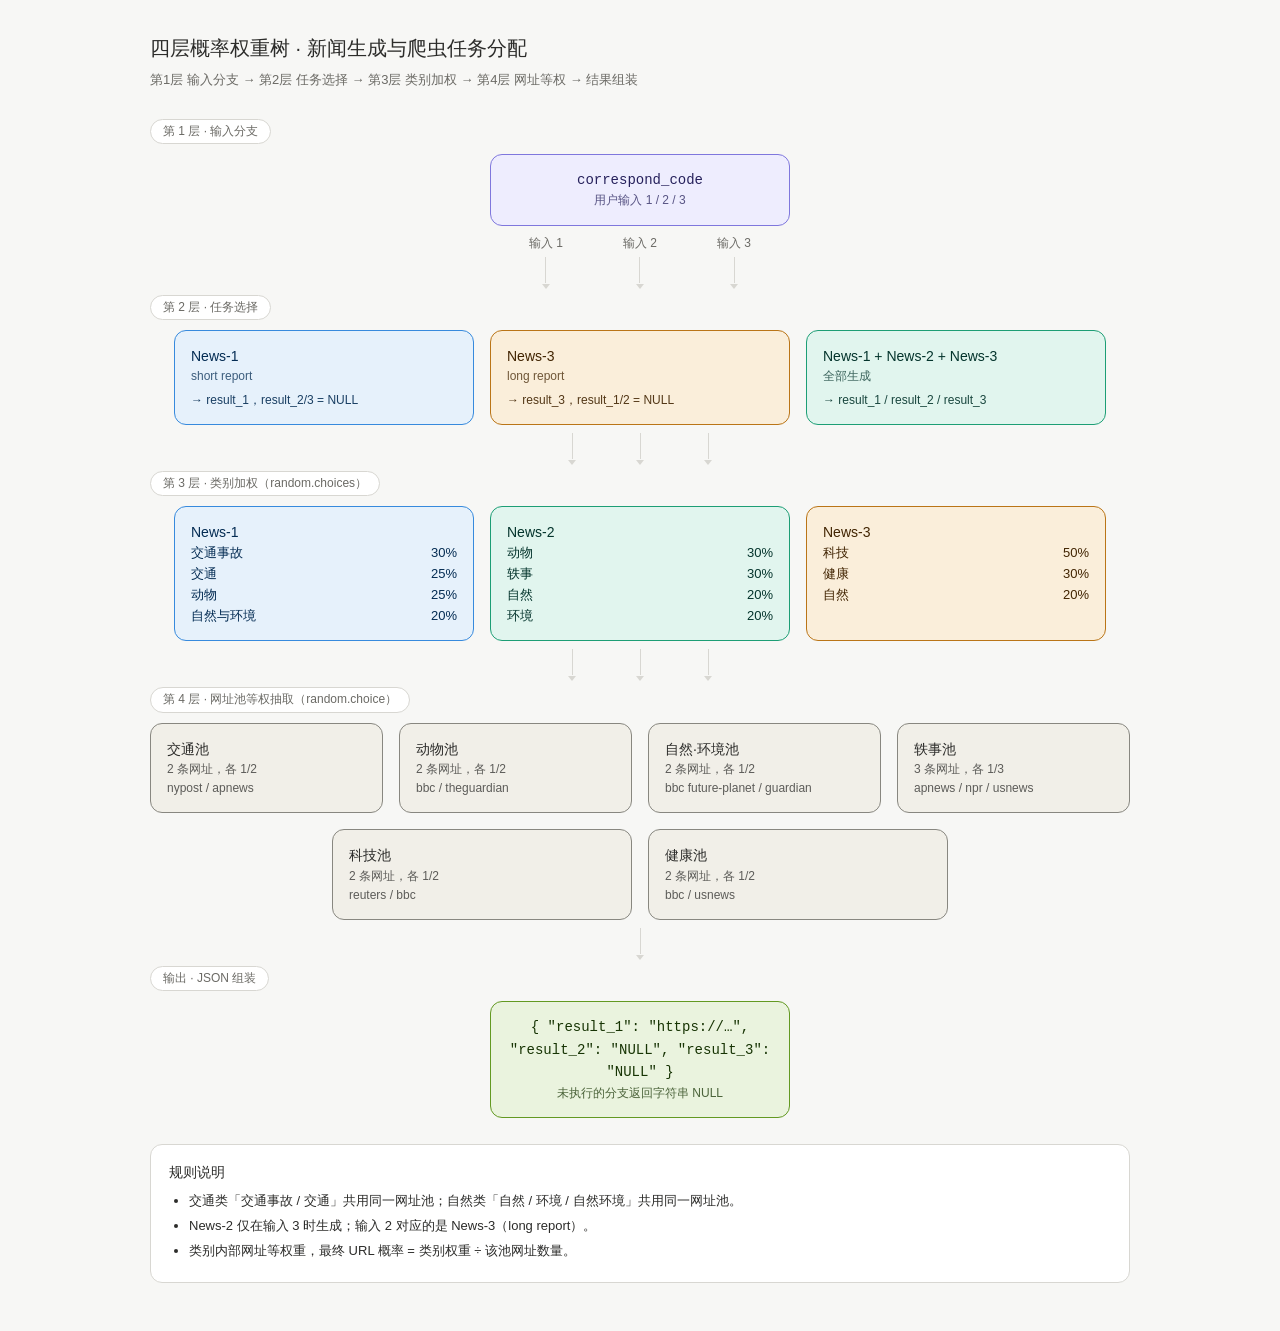
<file: relevant_skill_and_html/news_random_tree.html>
<!DOCTYPE html>
<html lang="zh-CN">
<head>
<meta charset="UTF-8">
<meta name="viewport" content="width=device-width, initial-scale=1">
<title>四层概率权重树</title>
<style>
  :root{
    --bg:#F7F7F5;
    --card:#FFFFFF;
    --line:#D8D7D2;
    --text:#2C2C2A;
    --muted:#6B6A65;
    --purple-fill:#EEEDFE; --purple-line:#7F77DD; --purple-text:#26215C;
    --blue-fill:#E6F1FB;   --blue-line:#378ADD;   --blue-text:#042C53;
    --amber-fill:#FAEEDA;  --amber-line:#BA7517;  --amber-text:#412402;
    --teal-fill:#E1F5EE;   --teal-line:#1D9E75;   --teal-text:#04342C;
    --gray-fill:#F1EFE8;   --gray-line:#888780;   --gray-text:#2C2C2A;
    --green-fill:#EAF3DE;  --green-line:#639922;  --green-text:#173404;
  }
  *{box-sizing:border-box}
  body{
    margin:0; padding:32px 20px 48px;
    background:var(--bg); color:var(--text);
    font-family:-apple-system,BlinkMacSystemFont,"Segoe UI","PingFang SC","Microsoft YaHei",sans-serif;
    font-size:14px; line-height:1.6;
  }
  .wrap{max-width:980px;margin:0 auto}
  h1{font-size:20px;font-weight:500;margin:0 0 6px}
  .sub{color:var(--muted);font-size:13px;margin:0 0 28px}
  .layer{margin-bottom:8px}
  .layer-tag{
    display:inline-block;font-size:12px;color:var(--muted);
    border:1px solid var(--line);border-radius:999px;
    padding:2px 12px;background:var(--card);margin-bottom:10px;
  }
  .row{display:flex;gap:16px;justify-content:center;flex-wrap:wrap;align-items:stretch}
  .card{
    background:var(--card);border:0.5px solid var(--line);border-radius:12px;
    padding:14px 16px;min-width:180px;max-width:300px;flex:1 1 200px;
  }
  .card.c-purple{background:var(--purple-fill);border-color:var(--purple-line);color:var(--purple-text)}
  .card.c-blue{background:var(--blue-fill);border-color:var(--blue-line);color:var(--blue-text)}
  .card.c-amber{background:var(--amber-fill);border-color:var(--amber-line);color:var(--amber-text)}
  .card.c-teal{background:var(--teal-fill);border-color:var(--teal-line);color:var(--teal-text)}
  .card.c-gray{background:var(--gray-fill);border-color:var(--gray-line);color:var(--gray-text)}
  .card.c-green{background:var(--green-fill);border-color:var(--green-line);color:var(--green-text)}
  .t{font-size:14px;font-weight:500}
  .ts{font-size:12px;opacity:.75}
  .mono{font-family:ui-monospace,SFMono-Regular,Menlo,Consolas,monospace}
  .out{font-size:12px;font-weight:500;opacity:.9;margin-top:4px}
  .wline{display:flex;justify-content:space-between;gap:12px;font-size:13px}
  .conn{display:flex;justify-content:center;gap:60px;margin:6px 0}
  .conn-item{display:flex;flex-direction:column;align-items:center;gap:2px}
  .conn-line{width:1px;height:26px;background:var(--line)}
  .conn-lab{font-size:12px;color:var(--muted);margin-bottom:2px}
  .arrow-down{
    width:0;height:0;border-left:4px solid transparent;border-right:4px solid transparent;
    border-top:5px solid var(--line);margin-top:-1px;
  }
  .note{
    margin-top:26px;background:var(--card);border:0.5px solid var(--line);
    border-radius:12px;padding:16px 18px;
  }
  .note h2{font-size:14px;font-weight:500;margin:0 0 8px}
  .note ul{margin:0;padding-left:20px;color:var(--text)}
  .note li{font-size:13px;margin:4px 0}
</style>
</head>
<body>
<div class="wrap">
  <h1>四层概率权重树 · 新闻生成与爬虫任务分配</h1>
  <p class="sub">第1层 输入分支 → 第2层 任务选择 → 第3层 类别加权 → 第4层 网址等权 → 结果组装</p>

  <div class="layer">
    <div class="layer-tag">第 1 层 · 输入分支</div>
    <div class="row">
      <div class="card c-purple" style="text-align:center">
        <div class="t mono">correspond_code</div>
        <div class="ts">用户输入 1 / 2 / 3</div>
      </div>
    </div>
  </div>

  <div class="conn">
    <div class="conn-item"><div class="conn-lab">输入 1</div><div class="conn-line"></div><div class="arrow-down"></div></div>
    <div class="conn-item"><div class="conn-lab">输入 2</div><div class="conn-line"></div><div class="arrow-down"></div></div>
    <div class="conn-item"><div class="conn-lab">输入 3</div><div class="conn-line"></div><div class="arrow-down"></div></div>
  </div>

  <div class="layer">
    <div class="layer-tag">第 2 层 · 任务选择</div>
    <div class="row">
      <div class="card c-blue">
        <div class="t">News-1</div>
        <div class="ts">short report</div>
        <div class="out">→ result_1，result_2/3 = NULL</div>
      </div>
      <div class="card c-amber">
        <div class="t">News-3</div>
        <div class="ts">long report</div>
        <div class="out">→ result_3，result_1/2 = NULL</div>
      </div>
      <div class="card c-teal">
        <div class="t">News-1 + News-2 + News-3</div>
        <div class="ts">全部生成</div>
        <div class="out">→ result_1 / result_2 / result_3</div>
      </div>
    </div>
  </div>

  <div class="conn">
    <div class="conn-item"><div class="conn-line"></div><div class="arrow-down"></div></div>
    <div class="conn-item"><div class="conn-line"></div><div class="arrow-down"></div></div>
    <div class="conn-item"><div class="conn-line"></div><div class="arrow-down"></div></div>
  </div>

  <div class="layer">
    <div class="layer-tag">第 3 层 · 类别加权（random.choices）</div>
    <div class="row">
      <div class="card c-blue">
        <div class="t">News-1</div>
        <div class="wline"><span>交通事故</span><span>30%</span></div>
        <div class="wline"><span>交通</span><span>25%</span></div>
        <div class="wline"><span>动物</span><span>25%</span></div>
        <div class="wline"><span>自然与环境</span><span>20%</span></div>
      </div>
      <div class="card c-teal">
        <div class="t">News-2</div>
        <div class="wline"><span>动物</span><span>30%</span></div>
        <div class="wline"><span>轶事</span><span>30%</span></div>
        <div class="wline"><span>自然</span><span>20%</span></div>
        <div class="wline"><span>环境</span><span>20%</span></div>
      </div>
      <div class="card c-amber">
        <div class="t">News-3</div>
        <div class="wline"><span>科技</span><span>50%</span></div>
        <div class="wline"><span>健康</span><span>30%</span></div>
        <div class="wline"><span>自然</span><span>20%</span></div>
      </div>
    </div>
  </div>

  <div class="conn">
    <div class="conn-item"><div class="conn-line"></div><div class="arrow-down"></div></div>
    <div class="conn-item"><div class="conn-line"></div><div class="arrow-down"></div></div>
    <div class="conn-item"><div class="conn-line"></div><div class="arrow-down"></div></div>
  </div>

  <div class="layer">
    <div class="layer-tag">第 4 层 · 网址池等权抽取（random.choice）</div>
    <div class="row">
      <div class="card c-gray">
        <div class="t">交通池</div>
        <div class="ts">2 条网址，各 1/2</div>
        <div class="ts">nypost / apnews</div>
      </div>
      <div class="card c-gray">
        <div class="t">动物池</div>
        <div class="ts">2 条网址，各 1/2</div>
        <div class="ts">bbc / theguardian</div>
      </div>
      <div class="card c-gray">
        <div class="t">自然·环境池</div>
        <div class="ts">2 条网址，各 1/2</div>
        <div class="ts">bbc future-planet / guardian</div>
      </div>
      <div class="card c-gray">
        <div class="t">轶事池</div>
        <div class="ts">3 条网址，各 1/3</div>
        <div class="ts">apnews / npr / usnews</div>
      </div>
      <div class="card c-gray">
        <div class="t">科技池</div>
        <div class="ts">2 条网址，各 1/2</div>
        <div class="ts">reuters / bbc</div>
      </div>
      <div class="card c-gray">
        <div class="t">健康池</div>
        <div class="ts">2 条网址，各 1/2</div>
        <div class="ts">bbc / usnews</div>
      </div>
    </div>
  </div>

  <div class="conn">
    <div class="conn-item"><div class="conn-line"></div><div class="arrow-down"></div></div>
  </div>

  <div class="layer">
    <div class="layer-tag">输出 · JSON 组装</div>
    <div class="row">
      <div class="card c-green" style="text-align:center">
        <div class="t mono">{ "result_1": "https://…", "result_2": "NULL", "result_3": "NULL" }</div>
        <div class="ts">未执行的分支返回字符串 NULL</div>
      </div>
    </div>
  </div>

  <div class="note">
    <h2>规则说明</h2>
    <ul>
      <li>交通类「交通事故 / 交通」共用同一网址池；自然类「自然 / 环境 / 自然环境」共用同一网址池。</li>
      <li>News-2 仅在输入 3 时生成；输入 2 对应的是 News-3（long report）。</li>
      <li>类别内部网址等权重，最终 URL 概率 = 类别权重 ÷ 该池网址数量。</li>
    </ul>
  </div>
</div>
</body>
</html>
</file>
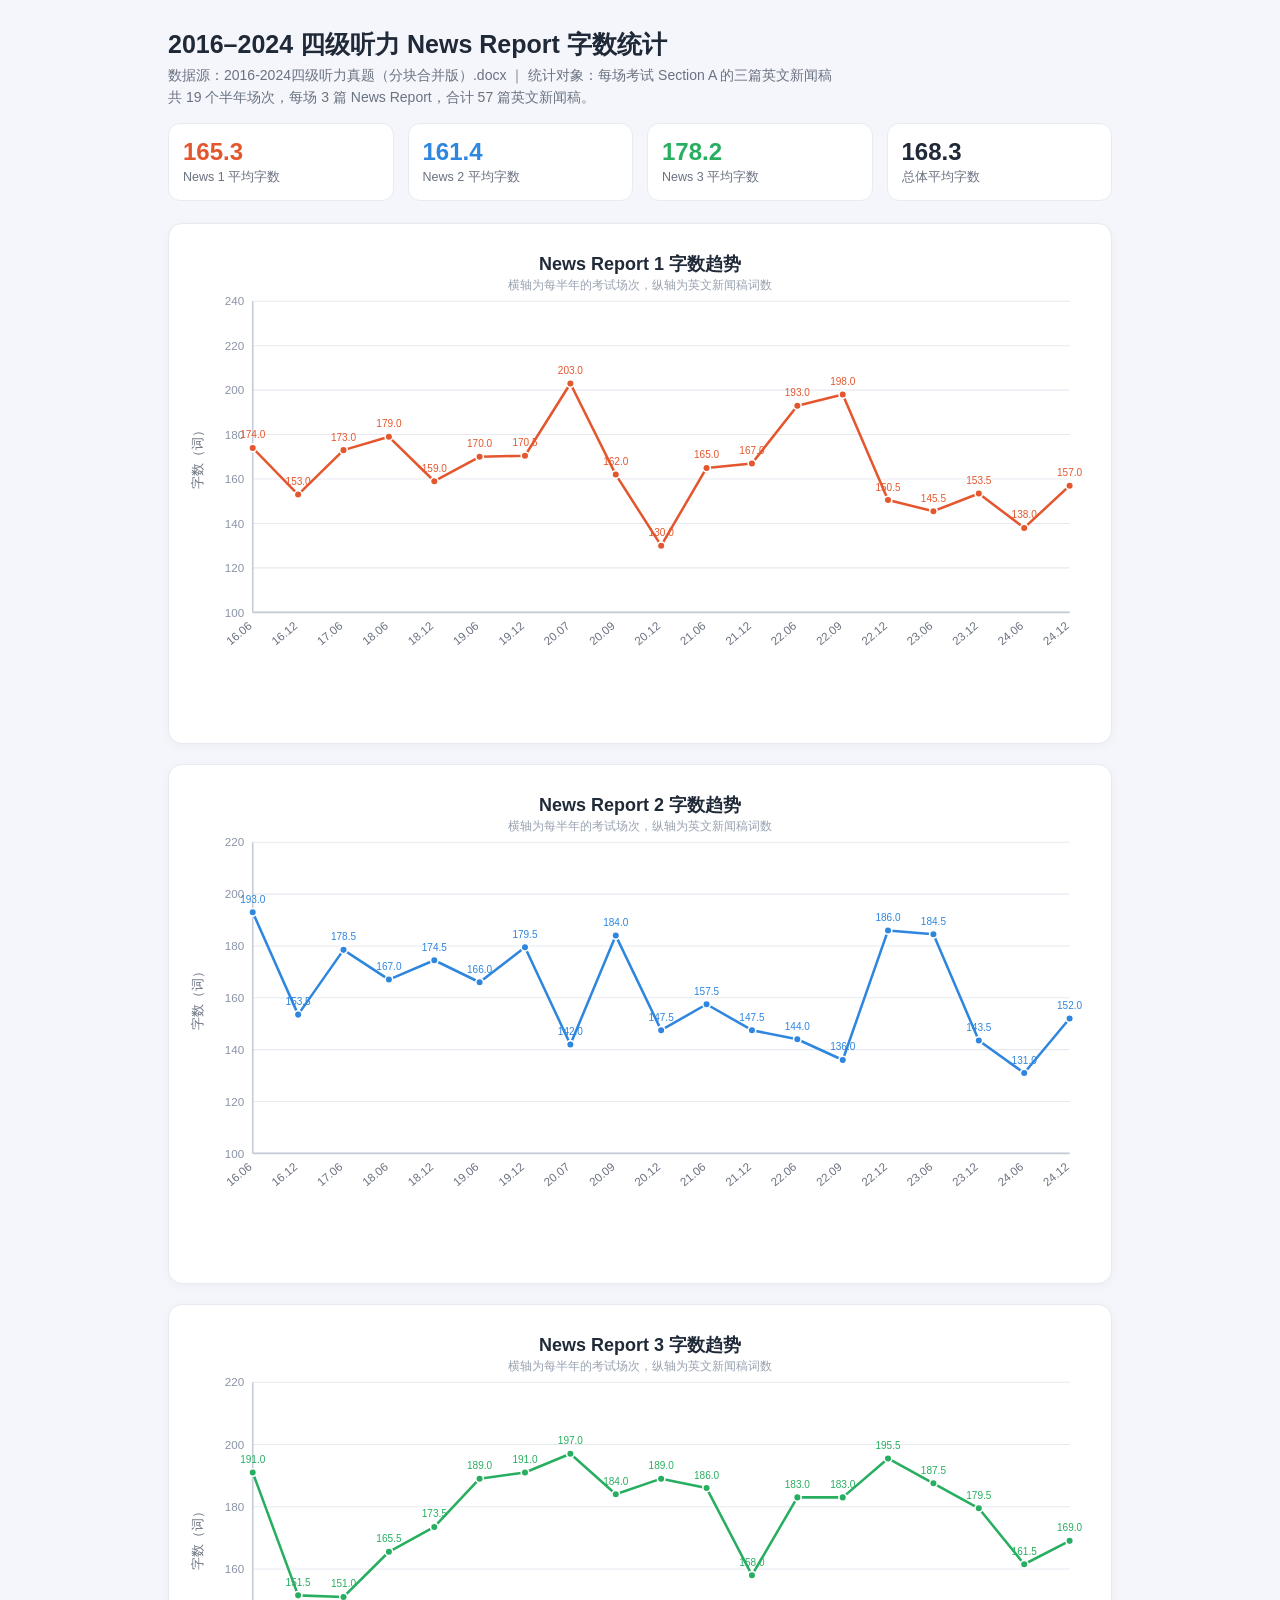
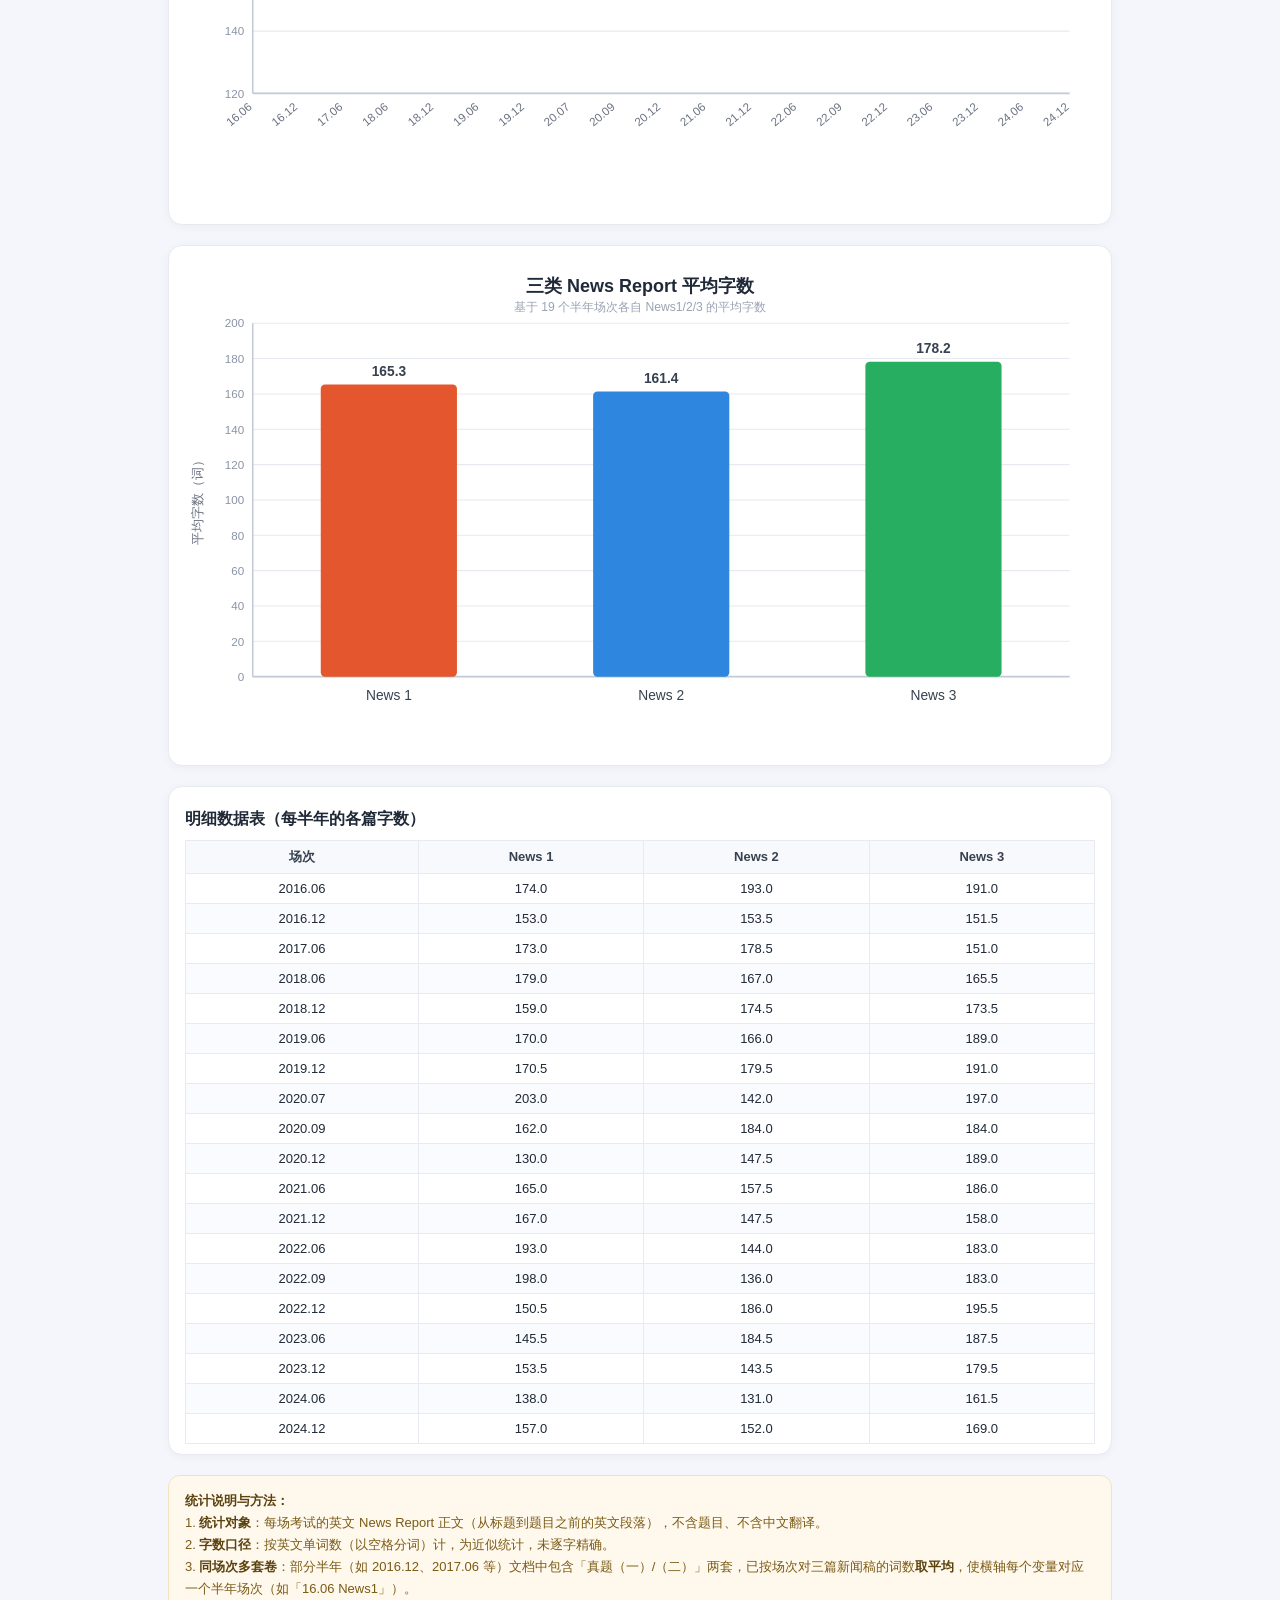
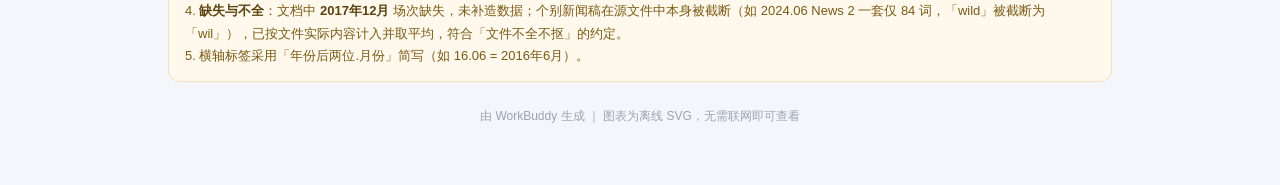
<file: relevant_skill_and_html/四级听力_NewsReport字数统计.html>
<!DOCTYPE html>
<html lang="zh-CN">
<head>
<meta charset="UTF-8">
<meta name="viewport" content="width=device-width, initial-scale=1.0">
<title>2016–2024 四级听力 News Report 字数统计</title>
<style>
  * { box-sizing: border-box; }
  body { margin:0; font-family:-apple-system,"Segoe UI","Microsoft YaHei",Arial,sans-serif; background:#f4f6fb; color:#1f2937; }
  .wrap { max-width:980px; margin:0 auto; padding:28px 18px 60px; }
  header h1 { font-size:25px; margin:0 0 6px; }
  header p { color:#6b7280; margin:0 0 4px; font-size:14px; }
  .cards { display:grid; grid-template-columns:1fr; gap:20px; margin-top:22px; }
  .card { background:#fff; border:1px solid #e7eaf0; border-radius:14px; padding:18px 16px 10px; box-shadow:0 2px 10px rgba(20,30,60,.04); }
  .grid2 { display:grid; grid-template-columns:1fr; gap:20px; }
  table { border-collapse:collapse; width:100%; margin-top:10px; font-size:13px; }
  th,td { border:1px solid #e7eaf0; padding:7px 10px; text-align:center; }
  th { background:#f7f9fc; color:#374151; }
  tr:nth-child(even) td { background:#fafbfe; }
  .note { background:#fff8ec; border:1px solid #f3e2bf; color:#7a5b16; border-radius:12px; padding:14px 16px; font-size:13px; line-height:1.7; margin-top:20px; }
  .note b { color:#5b4310; }
  footer { color:#9aa3b2; font-size:12px; margin-top:26px; text-align:center; }
  .kpis { display:flex; gap:14px; flex-wrap:wrap; margin-top:16px; }
  .kpi { flex:1 1 150px; background:#fff; border:1px solid #e7eaf0; border-radius:12px; padding:14px; }
  .kpi .v { font-size:24px; font-weight:700; }
  .kpi .l { color:#6b7280; font-size:12.5px; margin-top:3px; }
</style>
</head>
<body>
<div class="wrap">
  <header>
    <h1>2016–2024 四级听力 News Report 字数统计</h1>
    <p>数据源：2016-2024四级听力真题（分块合并版）.docx ｜ 统计对象：每场考试 Section A 的三篇英文新闻稿</p>
    <p>共 19 个半年场次，每场 3 篇 News Report，合计 57 篇英文新闻稿。</p>
  </header>

  <div class="kpis">
    <div class="kpi"><div class="v" style="color:#e4572e">165.3</div><div class="l">News 1 平均字数</div></div>
    <div class="kpi"><div class="v" style="color:#2e86de">161.4</div><div class="l">News 2 平均字数</div></div>
    <div class="kpi"><div class="v" style="color:#27ae60">178.2</div><div class="l">News 3 平均字数</div></div>
    <div class="kpi"><div class="v">168.3</div><div class="l">总体平均字数</div></div>
  </div>

  <div class="cards">
    <div class="card">
<svg viewBox="0 0 860 460" width="100%" xmlns="http://www.w3.org/2000/svg" role="img" aria-label="News Report 1 字数趋势">
  <text x="430" y="26" text-anchor="middle" font-size="17" font-weight="700" fill="#1f2937">News Report 1 字数趋势</text>
  <text x="430" y="44" text-anchor="middle" font-size="11.5" fill="#9aa3b2">横轴为每半年的考试场次，纵轴为英文新闻稿词数</text>
  <line x1="64" y1="350.0" x2="836" y2="350.0" stroke="#e6e9ef" stroke-width="1"/><text x="56" y="354.0" text-anchor="end" font-size="11" fill="#8a93a6">100</text><line x1="64" y1="308.0" x2="836" y2="308.0" stroke="#e6e9ef" stroke-width="1"/><text x="56" y="312.0" text-anchor="end" font-size="11" fill="#8a93a6">120</text><line x1="64" y1="266.0" x2="836" y2="266.0" stroke="#e6e9ef" stroke-width="1"/><text x="56" y="270.0" text-anchor="end" font-size="11" fill="#8a93a6">140</text><line x1="64" y1="224.0" x2="836" y2="224.0" stroke="#e6e9ef" stroke-width="1"/><text x="56" y="228.0" text-anchor="end" font-size="11" fill="#8a93a6">160</text><line x1="64" y1="182.0" x2="836" y2="182.0" stroke="#e6e9ef" stroke-width="1"/><text x="56" y="186.0" text-anchor="end" font-size="11" fill="#8a93a6">180</text><line x1="64" y1="140.0" x2="836" y2="140.0" stroke="#e6e9ef" stroke-width="1"/><text x="56" y="144.0" text-anchor="end" font-size="11" fill="#8a93a6">200</text><line x1="64" y1="98.0" x2="836" y2="98.0" stroke="#e6e9ef" stroke-width="1"/><text x="56" y="102.0" text-anchor="end" font-size="11" fill="#8a93a6">220</text><line x1="64" y1="56.0" x2="836" y2="56.0" stroke="#e6e9ef" stroke-width="1"/><text x="56" y="60.0" text-anchor="end" font-size="11" fill="#8a93a6">240</text>
  <line x1="64" y1="350" x2="836" y2="350" stroke="#c4cad6" stroke-width="1.5"/><line x1="64" y1="56" x2="64" y2="350" stroke="#c4cad6" stroke-width="1.5"/>
  <polyline fill="none" stroke="#e4572e" stroke-width="2.4" points="64.0,194.6 106.9,238.7 149.8,196.7 192.7,184.1 235.6,226.1 278.4,203.0 321.3,202.0 364.2,133.7 407.1,219.8 450.0,287.0 492.9,213.5 535.8,209.3 578.7,154.7 621.6,144.2 664.4,243.9 707.3,254.4 750.2,237.7 793.1,270.2 836.0,230.3" stroke-linejoin="round"/>
  <circle cx="64.0" cy="194.6" r="3.6" fill="#e4572e" stroke="#fff" stroke-width="1.5"><title>16.06  News1: 174.0 词</title></circle><text x="64.0" y="185.6" text-anchor="middle" font-size="9.5" fill="#e4572e">174.0</text><circle cx="106.9" cy="238.7" r="3.6" fill="#e4572e" stroke="#fff" stroke-width="1.5"><title>16.12  News1: 153.0 词</title></circle><text x="106.9" y="229.7" text-anchor="middle" font-size="9.5" fill="#e4572e">153.0</text><circle cx="149.8" cy="196.7" r="3.6" fill="#e4572e" stroke="#fff" stroke-width="1.5"><title>17.06  News1: 173.0 词</title></circle><text x="149.8" y="187.7" text-anchor="middle" font-size="9.5" fill="#e4572e">173.0</text><circle cx="192.7" cy="184.1" r="3.6" fill="#e4572e" stroke="#fff" stroke-width="1.5"><title>18.06  News1: 179.0 词</title></circle><text x="192.7" y="175.1" text-anchor="middle" font-size="9.5" fill="#e4572e">179.0</text><circle cx="235.6" cy="226.1" r="3.6" fill="#e4572e" stroke="#fff" stroke-width="1.5"><title>18.12  News1: 159.0 词</title></circle><text x="235.6" y="217.1" text-anchor="middle" font-size="9.5" fill="#e4572e">159.0</text><circle cx="278.4" cy="203.0" r="3.6" fill="#e4572e" stroke="#fff" stroke-width="1.5"><title>19.06  News1: 170.0 词</title></circle><text x="278.4" y="194.0" text-anchor="middle" font-size="9.5" fill="#e4572e">170.0</text><circle cx="321.3" cy="202.0" r="3.6" fill="#e4572e" stroke="#fff" stroke-width="1.5"><title>19.12  News1: 170.5 词</title></circle><text x="321.3" y="193.0" text-anchor="middle" font-size="9.5" fill="#e4572e">170.5</text><circle cx="364.2" cy="133.7" r="3.6" fill="#e4572e" stroke="#fff" stroke-width="1.5"><title>20.07  News1: 203.0 词</title></circle><text x="364.2" y="124.7" text-anchor="middle" font-size="9.5" fill="#e4572e">203.0</text><circle cx="407.1" cy="219.8" r="3.6" fill="#e4572e" stroke="#fff" stroke-width="1.5"><title>20.09  News1: 162.0 词</title></circle><text x="407.1" y="210.8" text-anchor="middle" font-size="9.5" fill="#e4572e">162.0</text><circle cx="450.0" cy="287.0" r="3.6" fill="#e4572e" stroke="#fff" stroke-width="1.5"><title>20.12  News1: 130.0 词</title></circle><text x="450.0" y="278.0" text-anchor="middle" font-size="9.5" fill="#e4572e">130.0</text><circle cx="492.9" cy="213.5" r="3.6" fill="#e4572e" stroke="#fff" stroke-width="1.5"><title>21.06  News1: 165.0 词</title></circle><text x="492.9" y="204.5" text-anchor="middle" font-size="9.5" fill="#e4572e">165.0</text><circle cx="535.8" cy="209.3" r="3.6" fill="#e4572e" stroke="#fff" stroke-width="1.5"><title>21.12  News1: 167.0 词</title></circle><text x="535.8" y="200.3" text-anchor="middle" font-size="9.5" fill="#e4572e">167.0</text><circle cx="578.7" cy="154.7" r="3.6" fill="#e4572e" stroke="#fff" stroke-width="1.5"><title>22.06  News1: 193.0 词</title></circle><text x="578.7" y="145.7" text-anchor="middle" font-size="9.5" fill="#e4572e">193.0</text><circle cx="621.6" cy="144.2" r="3.6" fill="#e4572e" stroke="#fff" stroke-width="1.5"><title>22.09  News1: 198.0 词</title></circle><text x="621.6" y="135.2" text-anchor="middle" font-size="9.5" fill="#e4572e">198.0</text><circle cx="664.4" cy="243.9" r="3.6" fill="#e4572e" stroke="#fff" stroke-width="1.5"><title>22.12  News1: 150.5 词</title></circle><text x="664.4" y="234.9" text-anchor="middle" font-size="9.5" fill="#e4572e">150.5</text><circle cx="707.3" cy="254.4" r="3.6" fill="#e4572e" stroke="#fff" stroke-width="1.5"><title>23.06  News1: 145.5 词</title></circle><text x="707.3" y="245.4" text-anchor="middle" font-size="9.5" fill="#e4572e">145.5</text><circle cx="750.2" cy="237.7" r="3.6" fill="#e4572e" stroke="#fff" stroke-width="1.5"><title>23.12  News1: 153.5 词</title></circle><text x="750.2" y="228.7" text-anchor="middle" font-size="9.5" fill="#e4572e">153.5</text><circle cx="793.1" cy="270.2" r="3.6" fill="#e4572e" stroke="#fff" stroke-width="1.5"><title>24.06  News1: 138.0 词</title></circle><text x="793.1" y="261.2" text-anchor="middle" font-size="9.5" fill="#e4572e">138.0</text><circle cx="836.0" cy="230.3" r="3.6" fill="#e4572e" stroke="#fff" stroke-width="1.5"><title>24.12  News1: 157.0 词</title></circle><text x="836.0" y="221.3" text-anchor="middle" font-size="9.5" fill="#e4572e">157.0</text>
  <text x="64.0" y="364.0" text-anchor="end" font-size="11" fill="#6b7280" transform="rotate(-40 64.0 364.0)">16.06</text><text x="106.9" y="364.0" text-anchor="end" font-size="11" fill="#6b7280" transform="rotate(-40 106.9 364.0)">16.12</text><text x="149.8" y="364.0" text-anchor="end" font-size="11" fill="#6b7280" transform="rotate(-40 149.8 364.0)">17.06</text><text x="192.7" y="364.0" text-anchor="end" font-size="11" fill="#6b7280" transform="rotate(-40 192.7 364.0)">18.06</text><text x="235.6" y="364.0" text-anchor="end" font-size="11" fill="#6b7280" transform="rotate(-40 235.6 364.0)">18.12</text><text x="278.4" y="364.0" text-anchor="end" font-size="11" fill="#6b7280" transform="rotate(-40 278.4 364.0)">19.06</text><text x="321.3" y="364.0" text-anchor="end" font-size="11" fill="#6b7280" transform="rotate(-40 321.3 364.0)">19.12</text><text x="364.2" y="364.0" text-anchor="end" font-size="11" fill="#6b7280" transform="rotate(-40 364.2 364.0)">20.07</text><text x="407.1" y="364.0" text-anchor="end" font-size="11" fill="#6b7280" transform="rotate(-40 407.1 364.0)">20.09</text><text x="450.0" y="364.0" text-anchor="end" font-size="11" fill="#6b7280" transform="rotate(-40 450.0 364.0)">20.12</text><text x="492.9" y="364.0" text-anchor="end" font-size="11" fill="#6b7280" transform="rotate(-40 492.9 364.0)">21.06</text><text x="535.8" y="364.0" text-anchor="end" font-size="11" fill="#6b7280" transform="rotate(-40 535.8 364.0)">21.12</text><text x="578.7" y="364.0" text-anchor="end" font-size="11" fill="#6b7280" transform="rotate(-40 578.7 364.0)">22.06</text><text x="621.6" y="364.0" text-anchor="end" font-size="11" fill="#6b7280" transform="rotate(-40 621.6 364.0)">22.09</text><text x="664.4" y="364.0" text-anchor="end" font-size="11" fill="#6b7280" transform="rotate(-40 664.4 364.0)">22.12</text><text x="707.3" y="364.0" text-anchor="end" font-size="11" fill="#6b7280" transform="rotate(-40 707.3 364.0)">23.06</text><text x="750.2" y="364.0" text-anchor="end" font-size="11" fill="#6b7280" transform="rotate(-40 750.2 364.0)">23.12</text><text x="793.1" y="364.0" text-anchor="end" font-size="11" fill="#6b7280" transform="rotate(-40 793.1 364.0)">24.06</text><text x="836.0" y="364.0" text-anchor="end" font-size="11" fill="#6b7280" transform="rotate(-40 836.0 364.0)">24.12</text>
  <text x="16" y="203" text-anchor="middle" font-size="12" fill="#6b7280" transform="rotate(-90 16 203)">字数（词）</text>
</svg></div>
    <div class="card">
<svg viewBox="0 0 860 460" width="100%" xmlns="http://www.w3.org/2000/svg" role="img" aria-label="News Report 2 字数趋势">
  <text x="430" y="26" text-anchor="middle" font-size="17" font-weight="700" fill="#1f2937">News Report 2 字数趋势</text>
  <text x="430" y="44" text-anchor="middle" font-size="11.5" fill="#9aa3b2">横轴为每半年的考试场次，纵轴为英文新闻稿词数</text>
  <line x1="64" y1="350.0" x2="836" y2="350.0" stroke="#e6e9ef" stroke-width="1"/><text x="56" y="354.0" text-anchor="end" font-size="11" fill="#8a93a6">100</text><line x1="64" y1="301.0" x2="836" y2="301.0" stroke="#e6e9ef" stroke-width="1"/><text x="56" y="305.0" text-anchor="end" font-size="11" fill="#8a93a6">120</text><line x1="64" y1="252.0" x2="836" y2="252.0" stroke="#e6e9ef" stroke-width="1"/><text x="56" y="256.0" text-anchor="end" font-size="11" fill="#8a93a6">140</text><line x1="64" y1="203.0" x2="836" y2="203.0" stroke="#e6e9ef" stroke-width="1"/><text x="56" y="207.0" text-anchor="end" font-size="11" fill="#8a93a6">160</text><line x1="64" y1="154.0" x2="836" y2="154.0" stroke="#e6e9ef" stroke-width="1"/><text x="56" y="158.0" text-anchor="end" font-size="11" fill="#8a93a6">180</text><line x1="64" y1="105.0" x2="836" y2="105.0" stroke="#e6e9ef" stroke-width="1"/><text x="56" y="109.0" text-anchor="end" font-size="11" fill="#8a93a6">200</text><line x1="64" y1="56.0" x2="836" y2="56.0" stroke="#e6e9ef" stroke-width="1"/><text x="56" y="60.0" text-anchor="end" font-size="11" fill="#8a93a6">220</text>
  <line x1="64" y1="350" x2="836" y2="350" stroke="#c4cad6" stroke-width="1.5"/><line x1="64" y1="56" x2="64" y2="350" stroke="#c4cad6" stroke-width="1.5"/>
  <polyline fill="none" stroke="#2e86de" stroke-width="2.4" points="64.0,122.2 106.9,218.9 149.8,157.7 192.7,185.8 235.6,167.5 278.4,188.3 321.3,155.2 364.2,247.1 407.1,144.2 450.0,233.6 492.9,209.1 535.8,233.6 578.7,242.2 621.6,261.8 664.4,139.3 707.3,143.0 750.2,243.4 793.1,274.1 836.0,222.6" stroke-linejoin="round"/>
  <circle cx="64.0" cy="122.2" r="3.6" fill="#2e86de" stroke="#fff" stroke-width="1.5"><title>16.06  News2: 193.0 词</title></circle><text x="64.0" y="113.2" text-anchor="middle" font-size="9.5" fill="#2e86de">193.0</text><circle cx="106.9" cy="218.9" r="3.6" fill="#2e86de" stroke="#fff" stroke-width="1.5"><title>16.12  News2: 153.5 词</title></circle><text x="106.9" y="209.9" text-anchor="middle" font-size="9.5" fill="#2e86de">153.5</text><circle cx="149.8" cy="157.7" r="3.6" fill="#2e86de" stroke="#fff" stroke-width="1.5"><title>17.06  News2: 178.5 词</title></circle><text x="149.8" y="148.7" text-anchor="middle" font-size="9.5" fill="#2e86de">178.5</text><circle cx="192.7" cy="185.8" r="3.6" fill="#2e86de" stroke="#fff" stroke-width="1.5"><title>18.06  News2: 167.0 词</title></circle><text x="192.7" y="176.8" text-anchor="middle" font-size="9.5" fill="#2e86de">167.0</text><circle cx="235.6" cy="167.5" r="3.6" fill="#2e86de" stroke="#fff" stroke-width="1.5"><title>18.12  News2: 174.5 词</title></circle><text x="235.6" y="158.5" text-anchor="middle" font-size="9.5" fill="#2e86de">174.5</text><circle cx="278.4" cy="188.3" r="3.6" fill="#2e86de" stroke="#fff" stroke-width="1.5"><title>19.06  News2: 166.0 词</title></circle><text x="278.4" y="179.3" text-anchor="middle" font-size="9.5" fill="#2e86de">166.0</text><circle cx="321.3" cy="155.2" r="3.6" fill="#2e86de" stroke="#fff" stroke-width="1.5"><title>19.12  News2: 179.5 词</title></circle><text x="321.3" y="146.2" text-anchor="middle" font-size="9.5" fill="#2e86de">179.5</text><circle cx="364.2" cy="247.1" r="3.6" fill="#2e86de" stroke="#fff" stroke-width="1.5"><title>20.07  News2: 142.0 词</title></circle><text x="364.2" y="238.1" text-anchor="middle" font-size="9.5" fill="#2e86de">142.0</text><circle cx="407.1" cy="144.2" r="3.6" fill="#2e86de" stroke="#fff" stroke-width="1.5"><title>20.09  News2: 184.0 词</title></circle><text x="407.1" y="135.2" text-anchor="middle" font-size="9.5" fill="#2e86de">184.0</text><circle cx="450.0" cy="233.6" r="3.6" fill="#2e86de" stroke="#fff" stroke-width="1.5"><title>20.12  News2: 147.5 词</title></circle><text x="450.0" y="224.6" text-anchor="middle" font-size="9.5" fill="#2e86de">147.5</text><circle cx="492.9" cy="209.1" r="3.6" fill="#2e86de" stroke="#fff" stroke-width="1.5"><title>21.06  News2: 157.5 词</title></circle><text x="492.9" y="200.1" text-anchor="middle" font-size="9.5" fill="#2e86de">157.5</text><circle cx="535.8" cy="233.6" r="3.6" fill="#2e86de" stroke="#fff" stroke-width="1.5"><title>21.12  News2: 147.5 词</title></circle><text x="535.8" y="224.6" text-anchor="middle" font-size="9.5" fill="#2e86de">147.5</text><circle cx="578.7" cy="242.2" r="3.6" fill="#2e86de" stroke="#fff" stroke-width="1.5"><title>22.06  News2: 144.0 词</title></circle><text x="578.7" y="233.2" text-anchor="middle" font-size="9.5" fill="#2e86de">144.0</text><circle cx="621.6" cy="261.8" r="3.6" fill="#2e86de" stroke="#fff" stroke-width="1.5"><title>22.09  News2: 136.0 词</title></circle><text x="621.6" y="252.8" text-anchor="middle" font-size="9.5" fill="#2e86de">136.0</text><circle cx="664.4" cy="139.3" r="3.6" fill="#2e86de" stroke="#fff" stroke-width="1.5"><title>22.12  News2: 186.0 词</title></circle><text x="664.4" y="130.3" text-anchor="middle" font-size="9.5" fill="#2e86de">186.0</text><circle cx="707.3" cy="143.0" r="3.6" fill="#2e86de" stroke="#fff" stroke-width="1.5"><title>23.06  News2: 184.5 词</title></circle><text x="707.3" y="134.0" text-anchor="middle" font-size="9.5" fill="#2e86de">184.5</text><circle cx="750.2" cy="243.4" r="3.6" fill="#2e86de" stroke="#fff" stroke-width="1.5"><title>23.12  News2: 143.5 词</title></circle><text x="750.2" y="234.4" text-anchor="middle" font-size="9.5" fill="#2e86de">143.5</text><circle cx="793.1" cy="274.1" r="3.6" fill="#2e86de" stroke="#fff" stroke-width="1.5"><title>24.06  News2: 131.0 词</title></circle><text x="793.1" y="265.1" text-anchor="middle" font-size="9.5" fill="#2e86de">131.0</text><circle cx="836.0" cy="222.6" r="3.6" fill="#2e86de" stroke="#fff" stroke-width="1.5"><title>24.12  News2: 152.0 词</title></circle><text x="836.0" y="213.6" text-anchor="middle" font-size="9.5" fill="#2e86de">152.0</text>
  <text x="64.0" y="364.0" text-anchor="end" font-size="11" fill="#6b7280" transform="rotate(-40 64.0 364.0)">16.06</text><text x="106.9" y="364.0" text-anchor="end" font-size="11" fill="#6b7280" transform="rotate(-40 106.9 364.0)">16.12</text><text x="149.8" y="364.0" text-anchor="end" font-size="11" fill="#6b7280" transform="rotate(-40 149.8 364.0)">17.06</text><text x="192.7" y="364.0" text-anchor="end" font-size="11" fill="#6b7280" transform="rotate(-40 192.7 364.0)">18.06</text><text x="235.6" y="364.0" text-anchor="end" font-size="11" fill="#6b7280" transform="rotate(-40 235.6 364.0)">18.12</text><text x="278.4" y="364.0" text-anchor="end" font-size="11" fill="#6b7280" transform="rotate(-40 278.4 364.0)">19.06</text><text x="321.3" y="364.0" text-anchor="end" font-size="11" fill="#6b7280" transform="rotate(-40 321.3 364.0)">19.12</text><text x="364.2" y="364.0" text-anchor="end" font-size="11" fill="#6b7280" transform="rotate(-40 364.2 364.0)">20.07</text><text x="407.1" y="364.0" text-anchor="end" font-size="11" fill="#6b7280" transform="rotate(-40 407.1 364.0)">20.09</text><text x="450.0" y="364.0" text-anchor="end" font-size="11" fill="#6b7280" transform="rotate(-40 450.0 364.0)">20.12</text><text x="492.9" y="364.0" text-anchor="end" font-size="11" fill="#6b7280" transform="rotate(-40 492.9 364.0)">21.06</text><text x="535.8" y="364.0" text-anchor="end" font-size="11" fill="#6b7280" transform="rotate(-40 535.8 364.0)">21.12</text><text x="578.7" y="364.0" text-anchor="end" font-size="11" fill="#6b7280" transform="rotate(-40 578.7 364.0)">22.06</text><text x="621.6" y="364.0" text-anchor="end" font-size="11" fill="#6b7280" transform="rotate(-40 621.6 364.0)">22.09</text><text x="664.4" y="364.0" text-anchor="end" font-size="11" fill="#6b7280" transform="rotate(-40 664.4 364.0)">22.12</text><text x="707.3" y="364.0" text-anchor="end" font-size="11" fill="#6b7280" transform="rotate(-40 707.3 364.0)">23.06</text><text x="750.2" y="364.0" text-anchor="end" font-size="11" fill="#6b7280" transform="rotate(-40 750.2 364.0)">23.12</text><text x="793.1" y="364.0" text-anchor="end" font-size="11" fill="#6b7280" transform="rotate(-40 793.1 364.0)">24.06</text><text x="836.0" y="364.0" text-anchor="end" font-size="11" fill="#6b7280" transform="rotate(-40 836.0 364.0)">24.12</text>
  <text x="16" y="203" text-anchor="middle" font-size="12" fill="#6b7280" transform="rotate(-90 16 203)">字数（词）</text>
</svg></div>
    <div class="card">
<svg viewBox="0 0 860 460" width="100%" xmlns="http://www.w3.org/2000/svg" role="img" aria-label="News Report 3 字数趋势">
  <text x="430" y="26" text-anchor="middle" font-size="17" font-weight="700" fill="#1f2937">News Report 3 字数趋势</text>
  <text x="430" y="44" text-anchor="middle" font-size="11.5" fill="#9aa3b2">横轴为每半年的考试场次，纵轴为英文新闻稿词数</text>
  <line x1="64" y1="350.0" x2="836" y2="350.0" stroke="#e6e9ef" stroke-width="1"/><text x="56" y="354.0" text-anchor="end" font-size="11" fill="#8a93a6">120</text><line x1="64" y1="291.2" x2="836" y2="291.2" stroke="#e6e9ef" stroke-width="1"/><text x="56" y="295.2" text-anchor="end" font-size="11" fill="#8a93a6">140</text><line x1="64" y1="232.4" x2="836" y2="232.4" stroke="#e6e9ef" stroke-width="1"/><text x="56" y="236.4" text-anchor="end" font-size="11" fill="#8a93a6">160</text><line x1="64" y1="173.6" x2="836" y2="173.6" stroke="#e6e9ef" stroke-width="1"/><text x="56" y="177.6" text-anchor="end" font-size="11" fill="#8a93a6">180</text><line x1="64" y1="114.8" x2="836" y2="114.8" stroke="#e6e9ef" stroke-width="1"/><text x="56" y="118.8" text-anchor="end" font-size="11" fill="#8a93a6">200</text><line x1="64" y1="56.0" x2="836" y2="56.0" stroke="#e6e9ef" stroke-width="1"/><text x="56" y="60.0" text-anchor="end" font-size="11" fill="#8a93a6">220</text>
  <line x1="64" y1="350" x2="836" y2="350" stroke="#c4cad6" stroke-width="1.5"/><line x1="64" y1="56" x2="64" y2="350" stroke="#c4cad6" stroke-width="1.5"/>
  <polyline fill="none" stroke="#27ae60" stroke-width="2.4" points="64.0,141.3 106.9,257.4 149.8,258.9 192.7,216.2 235.6,192.7 278.4,147.1 321.3,141.3 364.2,123.6 407.1,161.8 450.0,147.1 492.9,156.0 535.8,238.3 578.7,164.8 621.6,164.8 664.4,128.0 707.3,151.5 750.2,175.1 793.1,228.0 836.0,205.9" stroke-linejoin="round"/>
  <circle cx="64.0" cy="141.3" r="3.6" fill="#27ae60" stroke="#fff" stroke-width="1.5"><title>16.06  News3: 191.0 词</title></circle><text x="64.0" y="132.3" text-anchor="middle" font-size="9.5" fill="#27ae60">191.0</text><circle cx="106.9" cy="257.4" r="3.6" fill="#27ae60" stroke="#fff" stroke-width="1.5"><title>16.12  News3: 151.5 词</title></circle><text x="106.9" y="248.4" text-anchor="middle" font-size="9.5" fill="#27ae60">151.5</text><circle cx="149.8" cy="258.9" r="3.6" fill="#27ae60" stroke="#fff" stroke-width="1.5"><title>17.06  News3: 151.0 词</title></circle><text x="149.8" y="249.9" text-anchor="middle" font-size="9.5" fill="#27ae60">151.0</text><circle cx="192.7" cy="216.2" r="3.6" fill="#27ae60" stroke="#fff" stroke-width="1.5"><title>18.06  News3: 165.5 词</title></circle><text x="192.7" y="207.2" text-anchor="middle" font-size="9.5" fill="#27ae60">165.5</text><circle cx="235.6" cy="192.7" r="3.6" fill="#27ae60" stroke="#fff" stroke-width="1.5"><title>18.12  News3: 173.5 词</title></circle><text x="235.6" y="183.7" text-anchor="middle" font-size="9.5" fill="#27ae60">173.5</text><circle cx="278.4" cy="147.1" r="3.6" fill="#27ae60" stroke="#fff" stroke-width="1.5"><title>19.06  News3: 189.0 词</title></circle><text x="278.4" y="138.1" text-anchor="middle" font-size="9.5" fill="#27ae60">189.0</text><circle cx="321.3" cy="141.3" r="3.6" fill="#27ae60" stroke="#fff" stroke-width="1.5"><title>19.12  News3: 191.0 词</title></circle><text x="321.3" y="132.3" text-anchor="middle" font-size="9.5" fill="#27ae60">191.0</text><circle cx="364.2" cy="123.6" r="3.6" fill="#27ae60" stroke="#fff" stroke-width="1.5"><title>20.07  News3: 197.0 词</title></circle><text x="364.2" y="114.6" text-anchor="middle" font-size="9.5" fill="#27ae60">197.0</text><circle cx="407.1" cy="161.8" r="3.6" fill="#27ae60" stroke="#fff" stroke-width="1.5"><title>20.09  News3: 184.0 词</title></circle><text x="407.1" y="152.8" text-anchor="middle" font-size="9.5" fill="#27ae60">184.0</text><circle cx="450.0" cy="147.1" r="3.6" fill="#27ae60" stroke="#fff" stroke-width="1.5"><title>20.12  News3: 189.0 词</title></circle><text x="450.0" y="138.1" text-anchor="middle" font-size="9.5" fill="#27ae60">189.0</text><circle cx="492.9" cy="156.0" r="3.6" fill="#27ae60" stroke="#fff" stroke-width="1.5"><title>21.06  News3: 186.0 词</title></circle><text x="492.9" y="147.0" text-anchor="middle" font-size="9.5" fill="#27ae60">186.0</text><circle cx="535.8" cy="238.3" r="3.6" fill="#27ae60" stroke="#fff" stroke-width="1.5"><title>21.12  News3: 158.0 词</title></circle><text x="535.8" y="229.3" text-anchor="middle" font-size="9.5" fill="#27ae60">158.0</text><circle cx="578.7" cy="164.8" r="3.6" fill="#27ae60" stroke="#fff" stroke-width="1.5"><title>22.06  News3: 183.0 词</title></circle><text x="578.7" y="155.8" text-anchor="middle" font-size="9.5" fill="#27ae60">183.0</text><circle cx="621.6" cy="164.8" r="3.6" fill="#27ae60" stroke="#fff" stroke-width="1.5"><title>22.09  News3: 183.0 词</title></circle><text x="621.6" y="155.8" text-anchor="middle" font-size="9.5" fill="#27ae60">183.0</text><circle cx="664.4" cy="128.0" r="3.6" fill="#27ae60" stroke="#fff" stroke-width="1.5"><title>22.12  News3: 195.5 词</title></circle><text x="664.4" y="119.0" text-anchor="middle" font-size="9.5" fill="#27ae60">195.5</text><circle cx="707.3" cy="151.5" r="3.6" fill="#27ae60" stroke="#fff" stroke-width="1.5"><title>23.06  News3: 187.5 词</title></circle><text x="707.3" y="142.5" text-anchor="middle" font-size="9.5" fill="#27ae60">187.5</text><circle cx="750.2" cy="175.1" r="3.6" fill="#27ae60" stroke="#fff" stroke-width="1.5"><title>23.12  News3: 179.5 词</title></circle><text x="750.2" y="166.1" text-anchor="middle" font-size="9.5" fill="#27ae60">179.5</text><circle cx="793.1" cy="228.0" r="3.6" fill="#27ae60" stroke="#fff" stroke-width="1.5"><title>24.06  News3: 161.5 词</title></circle><text x="793.1" y="219.0" text-anchor="middle" font-size="9.5" fill="#27ae60">161.5</text><circle cx="836.0" cy="205.9" r="3.6" fill="#27ae60" stroke="#fff" stroke-width="1.5"><title>24.12  News3: 169.0 词</title></circle><text x="836.0" y="196.9" text-anchor="middle" font-size="9.5" fill="#27ae60">169.0</text>
  <text x="64.0" y="364.0" text-anchor="end" font-size="11" fill="#6b7280" transform="rotate(-40 64.0 364.0)">16.06</text><text x="106.9" y="364.0" text-anchor="end" font-size="11" fill="#6b7280" transform="rotate(-40 106.9 364.0)">16.12</text><text x="149.8" y="364.0" text-anchor="end" font-size="11" fill="#6b7280" transform="rotate(-40 149.8 364.0)">17.06</text><text x="192.7" y="364.0" text-anchor="end" font-size="11" fill="#6b7280" transform="rotate(-40 192.7 364.0)">18.06</text><text x="235.6" y="364.0" text-anchor="end" font-size="11" fill="#6b7280" transform="rotate(-40 235.6 364.0)">18.12</text><text x="278.4" y="364.0" text-anchor="end" font-size="11" fill="#6b7280" transform="rotate(-40 278.4 364.0)">19.06</text><text x="321.3" y="364.0" text-anchor="end" font-size="11" fill="#6b7280" transform="rotate(-40 321.3 364.0)">19.12</text><text x="364.2" y="364.0" text-anchor="end" font-size="11" fill="#6b7280" transform="rotate(-40 364.2 364.0)">20.07</text><text x="407.1" y="364.0" text-anchor="end" font-size="11" fill="#6b7280" transform="rotate(-40 407.1 364.0)">20.09</text><text x="450.0" y="364.0" text-anchor="end" font-size="11" fill="#6b7280" transform="rotate(-40 450.0 364.0)">20.12</text><text x="492.9" y="364.0" text-anchor="end" font-size="11" fill="#6b7280" transform="rotate(-40 492.9 364.0)">21.06</text><text x="535.8" y="364.0" text-anchor="end" font-size="11" fill="#6b7280" transform="rotate(-40 535.8 364.0)">21.12</text><text x="578.7" y="364.0" text-anchor="end" font-size="11" fill="#6b7280" transform="rotate(-40 578.7 364.0)">22.06</text><text x="621.6" y="364.0" text-anchor="end" font-size="11" fill="#6b7280" transform="rotate(-40 621.6 364.0)">22.09</text><text x="664.4" y="364.0" text-anchor="end" font-size="11" fill="#6b7280" transform="rotate(-40 664.4 364.0)">22.12</text><text x="707.3" y="364.0" text-anchor="end" font-size="11" fill="#6b7280" transform="rotate(-40 707.3 364.0)">23.06</text><text x="750.2" y="364.0" text-anchor="end" font-size="11" fill="#6b7280" transform="rotate(-40 750.2 364.0)">23.12</text><text x="793.1" y="364.0" text-anchor="end" font-size="11" fill="#6b7280" transform="rotate(-40 793.1 364.0)">24.06</text><text x="836.0" y="364.0" text-anchor="end" font-size="11" fill="#6b7280" transform="rotate(-40 836.0 364.0)">24.12</text>
  <text x="16" y="203" text-anchor="middle" font-size="12" fill="#6b7280" transform="rotate(-90 16 203)">字数（词）</text>
</svg></div>
    <div class="card">
<svg viewBox="0 0 860 460" width="100%" xmlns="http://www.w3.org/2000/svg" role="img" aria-label="三类 News Report 平均字数">
  <text x="430" y="26" text-anchor="middle" font-size="17" font-weight="700" fill="#1f2937">三类 News Report 平均字数</text>
  <text x="430" y="44" text-anchor="middle" font-size="11.5" fill="#9aa3b2">基于 19 个半年场次各自 News1/2/3 的平均字数</text>
  <line x1="64" y1="390.0" x2="836" y2="390.0" stroke="#e6e9ef" stroke-width="1"/><text x="56" y="394.0" text-anchor="end" font-size="11" fill="#8a93a6">0</text><line x1="64" y1="356.6" x2="836" y2="356.6" stroke="#e6e9ef" stroke-width="1"/><text x="56" y="360.6" text-anchor="end" font-size="11" fill="#8a93a6">20</text><line x1="64" y1="323.2" x2="836" y2="323.2" stroke="#e6e9ef" stroke-width="1"/><text x="56" y="327.2" text-anchor="end" font-size="11" fill="#8a93a6">40</text><line x1="64" y1="289.8" x2="836" y2="289.8" stroke="#e6e9ef" stroke-width="1"/><text x="56" y="293.8" text-anchor="end" font-size="11" fill="#8a93a6">60</text><line x1="64" y1="256.4" x2="836" y2="256.4" stroke="#e6e9ef" stroke-width="1"/><text x="56" y="260.4" text-anchor="end" font-size="11" fill="#8a93a6">80</text><line x1="64" y1="223.0" x2="836" y2="223.0" stroke="#e6e9ef" stroke-width="1"/><text x="56" y="227.0" text-anchor="end" font-size="11" fill="#8a93a6">100</text><line x1="64" y1="189.6" x2="836" y2="189.6" stroke="#e6e9ef" stroke-width="1"/><text x="56" y="193.6" text-anchor="end" font-size="11" fill="#8a93a6">120</text><line x1="64" y1="156.2" x2="836" y2="156.2" stroke="#e6e9ef" stroke-width="1"/><text x="56" y="160.2" text-anchor="end" font-size="11" fill="#8a93a6">140</text><line x1="64" y1="122.8" x2="836" y2="122.8" stroke="#e6e9ef" stroke-width="1"/><text x="56" y="126.8" text-anchor="end" font-size="11" fill="#8a93a6">160</text><line x1="64" y1="89.4" x2="836" y2="89.4" stroke="#e6e9ef" stroke-width="1"/><text x="56" y="93.4" text-anchor="end" font-size="11" fill="#8a93a6">180</text><line x1="64" y1="56.0" x2="836" y2="56.0" stroke="#e6e9ef" stroke-width="1"/><text x="56" y="60.0" text-anchor="end" font-size="11" fill="#8a93a6">200</text>
  <line x1="64" y1="390" x2="836" y2="390" stroke="#c4cad6" stroke-width="1.5"/><line x1="64" y1="56" x2="64" y2="390" stroke="#c4cad6" stroke-width="1.5"/>
  <rect x="128.3" y="113.9" width="128.7" height="276.1" rx="4" fill="#e4572e"><title>News 1: 165.3 词</title></rect><text x="192.7" y="105.9" text-anchor="middle" font-size="13" font-weight="700" fill="#374151">165.3</text><text x="192.7" y="412.0" text-anchor="middle" font-size="13" fill="#374151">News 1</text><rect x="385.7" y="120.5" width="128.7" height="269.5" rx="4" fill="#2e86de"><title>News 2: 161.4 词</title></rect><text x="450.0" y="112.5" text-anchor="middle" font-size="13" font-weight="700" fill="#374151">161.4</text><text x="450.0" y="412.0" text-anchor="middle" font-size="13" fill="#374151">News 2</text><rect x="643.0" y="92.4" width="128.7" height="297.6" rx="4" fill="#27ae60"><title>News 3: 178.2 词</title></rect><text x="707.3" y="84.4" text-anchor="middle" font-size="13" font-weight="700" fill="#374151">178.2</text><text x="707.3" y="412.0" text-anchor="middle" font-size="13" fill="#374151">News 3</text>
  <text x="16" y="223" text-anchor="middle" font-size="12" fill="#6b7280" transform="rotate(-90 16 223)">平均字数（词）</text>
</svg></div>
  </div>

  <div class="card" style="margin-top:20px;">
    <h3 style="margin:4px 0 2px;font-size:16px;">明细数据表（每半年的各篇字数）</h3>
    <table>
      <thead><tr><th>场次</th><th>News 1</th><th>News 2</th><th>News 3</th></tr></thead>
      <tbody><tr><td>2016.06</td><td>174.0</td><td>193.0</td><td>191.0</td></tr><tr><td>2016.12</td><td>153.0</td><td>153.5</td><td>151.5</td></tr><tr><td>2017.06</td><td>173.0</td><td>178.5</td><td>151.0</td></tr><tr><td>2018.06</td><td>179.0</td><td>167.0</td><td>165.5</td></tr><tr><td>2018.12</td><td>159.0</td><td>174.5</td><td>173.5</td></tr><tr><td>2019.06</td><td>170.0</td><td>166.0</td><td>189.0</td></tr><tr><td>2019.12</td><td>170.5</td><td>179.5</td><td>191.0</td></tr><tr><td>2020.07</td><td>203.0</td><td>142.0</td><td>197.0</td></tr><tr><td>2020.09</td><td>162.0</td><td>184.0</td><td>184.0</td></tr><tr><td>2020.12</td><td>130.0</td><td>147.5</td><td>189.0</td></tr><tr><td>2021.06</td><td>165.0</td><td>157.5</td><td>186.0</td></tr><tr><td>2021.12</td><td>167.0</td><td>147.5</td><td>158.0</td></tr><tr><td>2022.06</td><td>193.0</td><td>144.0</td><td>183.0</td></tr><tr><td>2022.09</td><td>198.0</td><td>136.0</td><td>183.0</td></tr><tr><td>2022.12</td><td>150.5</td><td>186.0</td><td>195.5</td></tr><tr><td>2023.06</td><td>145.5</td><td>184.5</td><td>187.5</td></tr><tr><td>2023.12</td><td>153.5</td><td>143.5</td><td>179.5</td></tr><tr><td>2024.06</td><td>138.0</td><td>131.0</td><td>161.5</td></tr><tr><td>2024.12</td><td>157.0</td><td>152.0</td><td>169.0</td></tr></tbody>
    </table>
  </div>

  <div class="note">
    <b>统计说明与方法：</b><br>
    1. <b>统计对象</b>：每场考试的英文 News Report 正文（从标题到题目之前的英文段落），不含题目、不含中文翻译。<br>
    2. <b>字数口径</b>：按英文单词数（以空格分词）计，为近似统计，未逐字精确。<br>
    3. <b>同场次多套卷</b>：部分半年（如 2016.12、2017.06 等）文档中包含「真题（一）/（二）」两套，已按场次对三篇新闻稿的词数<b>取平均</b>，使横轴每个变量对应一个半年场次（如「16.06 News1」）。<br>
    4. <b>缺失与不全</b>：文档中 <b>2017年12月</b> 场次缺失，未补造数据；个别新闻稿在源文件中本身被截断（如 2024.06 News 2 一套仅 84 词，「wild」被截断为「wil」），已按文件实际内容计入并取平均，符合「文件不全不抠」的约定。<br>
    5. 横轴标签采用「年份后两位.月份」简写（如 16.06 = 2016年6月）。
  </div>

  <footer>由 WorkBuddy 生成 ｜ 图表为离线 SVG，无需联网即可查看</footer>
</div>
</body>
</html>
</file>
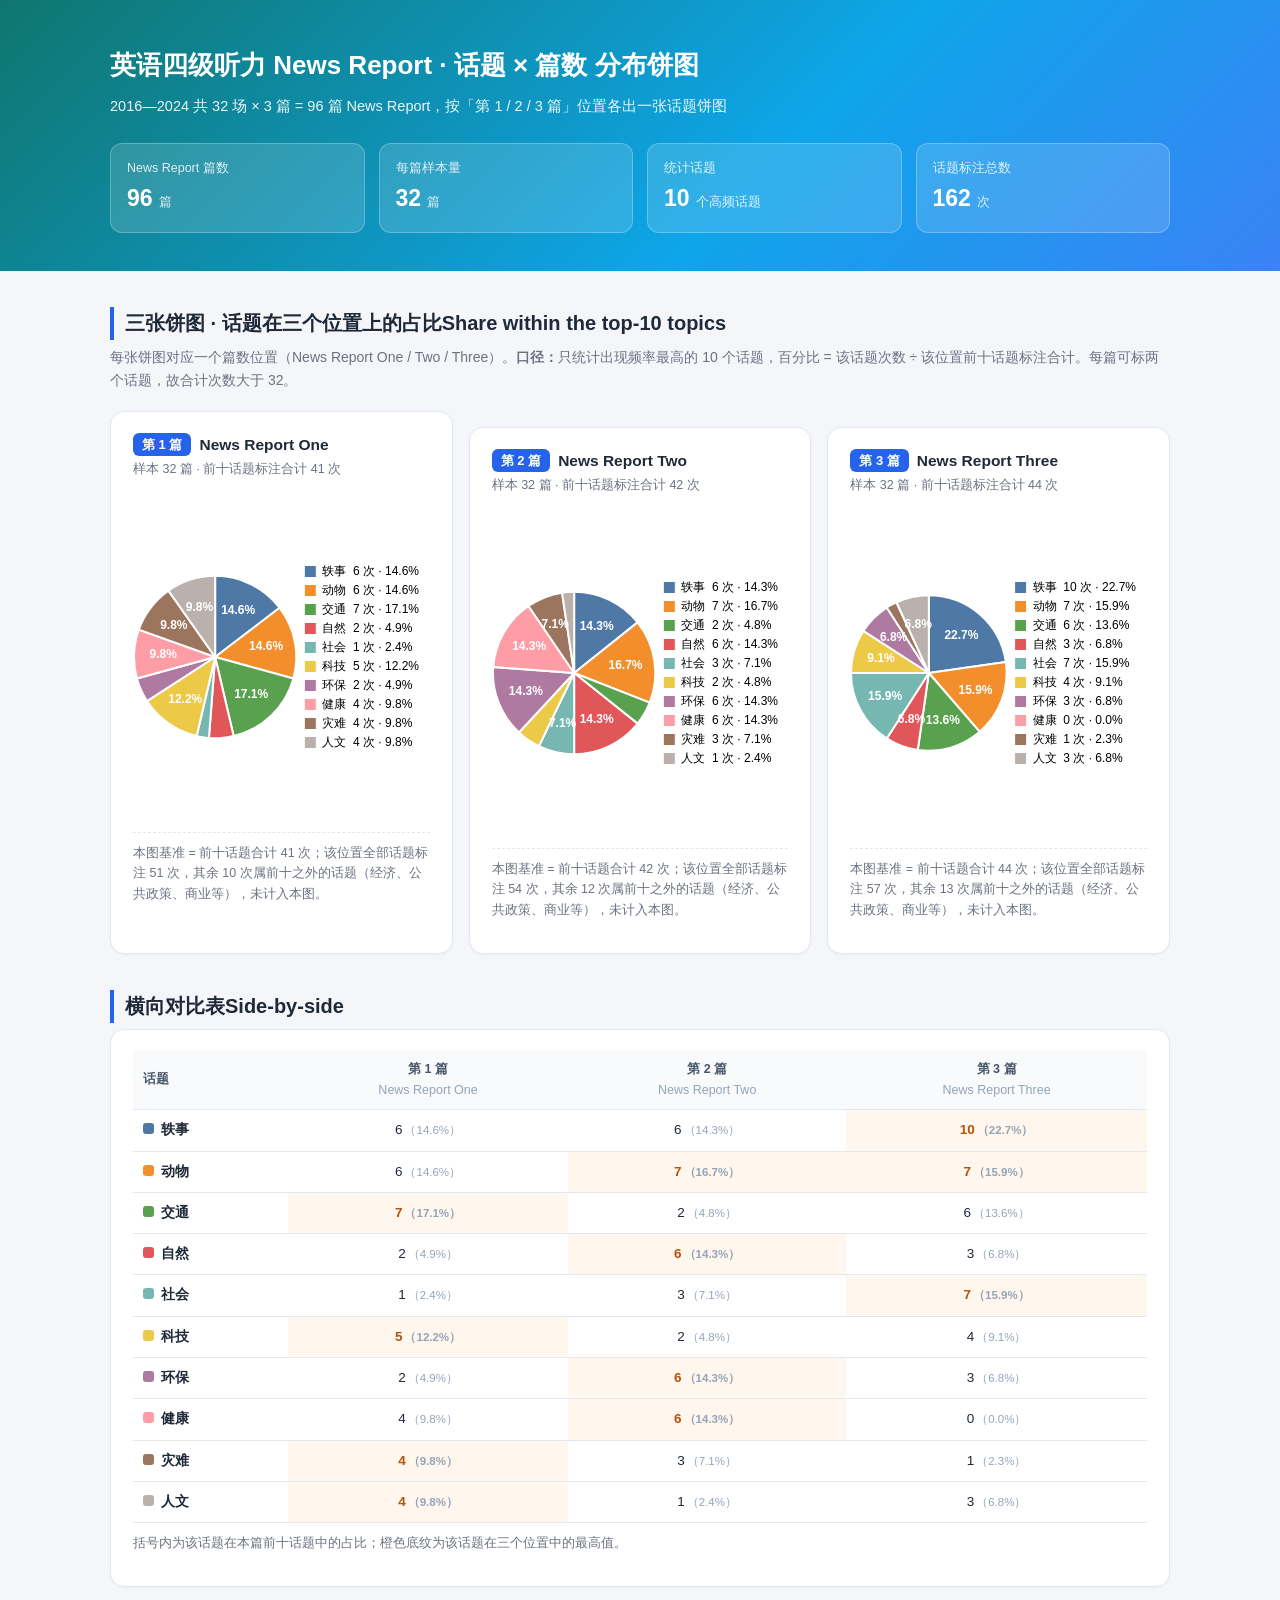
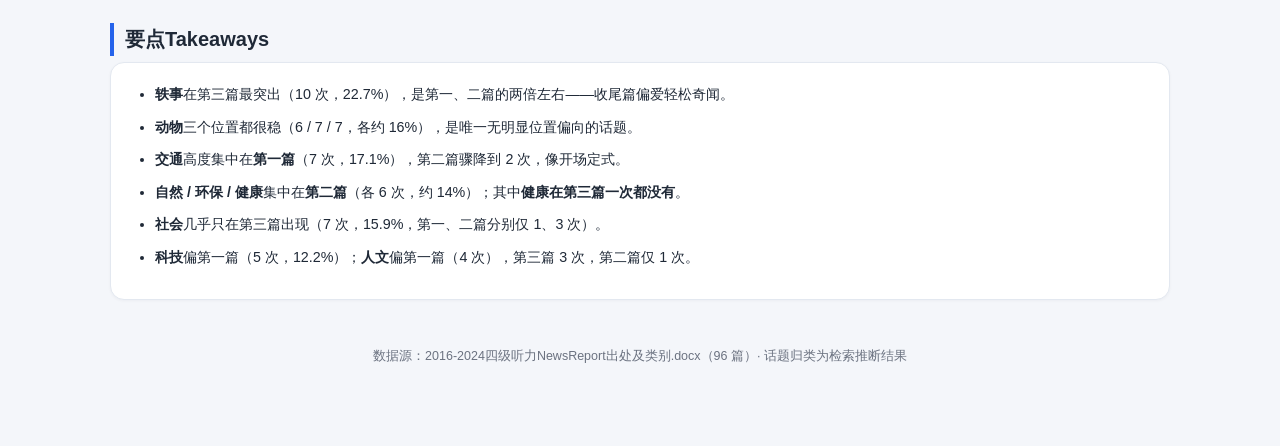
<file: relevant_skill_and_html/四级听力NewsReport话题-篇数分布饼图.html>
<!DOCTYPE html>
<html lang="zh-CN">
<head>
<meta charset="utf-8">
<meta name="viewport" content="width=device-width,initial-scale=1">
<title>四级听力 News Report 话题 × 篇数 分布饼图</title>
<style>
:root{--bg:#f4f6fa;--card:#fff;--bd:#e3e8f0;--tx:#1f2937;--mut:#6b7280;--acc:#2563eb}
*{box-sizing:border-box}
body{margin:0;background:var(--bg);color:var(--tx);line-height:1.65;-webkit-font-smoothing:antialiased;
 font-family:-apple-system,BlinkMacSystemFont,"Segoe UI","PingFang SC","Microsoft YaHei","Hiragino Sans GB",sans-serif}
.wrap{max-width:1100px;margin:0 auto;padding:0 20px 80px}
header.hero{background:linear-gradient(135deg,#0f766e 0%,#0ea5e9 60%,#3b82f6 100%);color:#fff;padding:44px 0 38px;margin-bottom:26px}
header.hero .wrap{padding-bottom:0}
h1{margin:0 0 8px;font-size:26px;font-weight:700}
.sub{opacity:.92;font-size:14.5px;margin:0}
.cards{display:grid;grid-template-columns:repeat(auto-fit,minmax(160px,1fr));gap:14px;margin-top:24px}
.card-kv{background:rgba(255,255,255,.14);border:1px solid rgba(255,255,255,.25);border-radius:12px;padding:14px 16px}
.card-kv .k{font-size:12.5px;opacity:.85}
.card-kv .v{font-size:23px;font-weight:700;margin-top:2px}
.card-kv .v small{font-size:13px;font-weight:400;opacity:.85}
h2{font-size:20px;margin:36px 0 6px;padding-left:11px;border-left:4px solid var(--acc)}
.lead{color:var(--mut);font-size:14px;margin:0 0 18px}
.panel{background:var(--card);border:1px solid var(--bd);border-radius:14px;padding:20px 22px;box-shadow:0 1px 3px rgba(16,24,40,.04)}
.panel+.panel{margin-top:16px}
.ptitle{font-size:15.5px;font-weight:700;margin:0 0 2px;display:flex;align-items:center;gap:8px;flex-wrap:wrap}
.ptitle .n{background:var(--acc);color:#fff;border-radius:6px;padding:1px 9px;font-size:13px}
.pmeta{font-size:12.5px;color:var(--mut);margin:0 0 12px}
.chart{height:330px;position:relative}
.foot{font-size:12.5px;color:var(--mut);margin-top:10px;padding-top:10px;border-top:1px dashed var(--bd)}
.grid3{display:grid;grid-template-columns:repeat(auto-fit,minmax(330px,1fr));gap:16px}
table{width:100%;border-collapse:collapse;font-size:13.5px}
th,td{padding:9px 10px;border-bottom:1px solid var(--bd);text-align:left;vertical-align:middle}
th{background:#f8fafc;font-size:12.5px;color:#475569;text-align:center}
th:first-child{text-align:left}
td.ctr{text-align:center}
td i{display:inline-block;width:11px;height:11px;border-radius:3px;margin-right:7px}
.pc{font-size:11.5px;color:#94a3b8;margin-left:2px}
.note{font-size:12.5px;color:var(--mut);margin-top:10px}
ul.concl{margin:0;padding-left:22px}
ul.concl li{margin-bottom:9px;font-size:14.3px}
footer{text-align:center;color:var(--mut);font-size:12.5px;margin-top:46px}
@media (max-width:720px){.chart{height:290px}h1{font-size:21px}}
</style>
</head>
<body>
<header class="hero">
  <div class="wrap">
    <h1>英语四级听力 News Report · 话题 × 篇数 分布饼图</h1>
    <p class="sub">2016—2024 共 32 场 × 3 篇 = 96 篇 News Report，按「第 1 / 2 / 3 篇」位置各出一张话题饼图</p>
    <div class="cards">
      <div class="card-kv"><div class="k">News Report 篇数</div><div class="v">96 <small>篇</small></div></div>
      <div class="card-kv"><div class="k">每篇样本量</div><div class="v">32 <small>篇</small></div></div>
      <div class="card-kv"><div class="k">统计话题</div><div class="v">10 <small>个高频话题</small></div></div>
      <div class="card-kv"><div class="k">话题标注总数</div><div class="v">162 <small>次</small></div></div>
    </div>
  </div>
</header>

<div class="wrap">
  <h2>三张饼图 · 话题在三个位置上的占比<span class="en">Share within the top-10 topics</span></h2>
  <p class="lead">每张饼图对应一个篇数位置（News Report One / Two / Three）。<b>口径：</b>只统计出现频率最高的 10 个话题，百分比 = 该话题次数 ÷ 该位置前十话题标注合计。每篇可标两个话题，故合计次数大于 32。</p>
  <div class="grid3" id="pies"></div>

  <h2>横向对比表<span class="en">Side-by-side</span></h2>
  <div class="panel">
    <table><thead><tr><th>话题</th><th style="text-align:center">第 1 篇<br><span style="font-weight:400;color:#94a3b8">News Report One</span></th><th style="text-align:center">第 2 篇<br><span style="font-weight:400;color:#94a3b8">News Report Two</span></th><th style="text-align:center">第 3 篇<br><span style="font-weight:400;color:#94a3b8">News Report Three</span></th></tr><tr><td><i style="background:#4e79a7"></i><b>轶事</b></td><td class="ctr" style="">6<span class="pc">（14.6%）</span></td><td class="ctr" style="">6<span class="pc">（14.3%）</span></td><td class="ctr" style="background:#fff7ed;color:#b45309;font-weight:700">10<span class="pc">（22.7%）</span></td></tr>
<tr><td><i style="background:#f28e2b"></i><b>动物</b></td><td class="ctr" style="">6<span class="pc">（14.6%）</span></td><td class="ctr" style="background:#fff7ed;color:#b45309;font-weight:700">7<span class="pc">（16.7%）</span></td><td class="ctr" style="background:#fff7ed;color:#b45309;font-weight:700">7<span class="pc">（15.9%）</span></td></tr>
<tr><td><i style="background:#59a14f"></i><b>交通</b></td><td class="ctr" style="background:#fff7ed;color:#b45309;font-weight:700">7<span class="pc">（17.1%）</span></td><td class="ctr" style="">2<span class="pc">（4.8%）</span></td><td class="ctr" style="">6<span class="pc">（13.6%）</span></td></tr>
<tr><td><i style="background:#e15759"></i><b>自然</b></td><td class="ctr" style="">2<span class="pc">（4.9%）</span></td><td class="ctr" style="background:#fff7ed;color:#b45309;font-weight:700">6<span class="pc">（14.3%）</span></td><td class="ctr" style="">3<span class="pc">（6.8%）</span></td></tr>
<tr><td><i style="background:#76b7b2"></i><b>社会</b></td><td class="ctr" style="">1<span class="pc">（2.4%）</span></td><td class="ctr" style="">3<span class="pc">（7.1%）</span></td><td class="ctr" style="background:#fff7ed;color:#b45309;font-weight:700">7<span class="pc">（15.9%）</span></td></tr>
<tr><td><i style="background:#edc948"></i><b>科技</b></td><td class="ctr" style="background:#fff7ed;color:#b45309;font-weight:700">5<span class="pc">（12.2%）</span></td><td class="ctr" style="">2<span class="pc">（4.8%）</span></td><td class="ctr" style="">4<span class="pc">（9.1%）</span></td></tr>
<tr><td><i style="background:#af7aa1"></i><b>环保</b></td><td class="ctr" style="">2<span class="pc">（4.9%）</span></td><td class="ctr" style="background:#fff7ed;color:#b45309;font-weight:700">6<span class="pc">（14.3%）</span></td><td class="ctr" style="">3<span class="pc">（6.8%）</span></td></tr>
<tr><td><i style="background:#ff9da7"></i><b>健康</b></td><td class="ctr" style="">4<span class="pc">（9.8%）</span></td><td class="ctr" style="background:#fff7ed;color:#b45309;font-weight:700">6<span class="pc">（14.3%）</span></td><td class="ctr" style="">0<span class="pc">（0.0%）</span></td></tr>
<tr><td><i style="background:#9c755f"></i><b>灾难</b></td><td class="ctr" style="background:#fff7ed;color:#b45309;font-weight:700">4<span class="pc">（9.8%）</span></td><td class="ctr" style="">3<span class="pc">（7.1%）</span></td><td class="ctr" style="">1<span class="pc">（2.3%）</span></td></tr>
<tr><td><i style="background:#bab0ac"></i><b>人文</b></td><td class="ctr" style="background:#fff7ed;color:#b45309;font-weight:700">4<span class="pc">（9.8%）</span></td><td class="ctr" style="">1<span class="pc">（2.4%）</span></td><td class="ctr" style="">3<span class="pc">（6.8%）</span></td></tr></thead></table>
    <p class="note">括号内为该话题在本篇前十话题中的占比；橙色底纹为该话题在三个位置中的最高值。</p>
  </div>

  <h2>要点<span class="en">Takeaways</span></h2>
  <div class="panel">
    <ul class="concl">
      <li><b>轶事</b>在第三篇最突出（10 次，22.7%），是第一、二篇的两倍左右——收尾篇偏爱轻松奇闻。</li>
      <li><b>动物</b>三个位置都很稳（6 / 7 / 7，各约 16%），是唯一无明显位置偏向的话题。</li>
      <li><b>交通</b>高度集中在<b>第一篇</b>（7 次，17.1%），第二篇骤降到 2 次，像开场定式。</li>
      <li><b>自然 / 环保 / 健康</b>集中在<b>第二篇</b>（各 6 次，约 14%）；其中<b>健康在第三篇一次都没有</b>。</li>
      <li><b>社会</b>几乎只在第三篇出现（7 次，15.9%，第一、二篇分别仅 1、3 次）。</li>
      <li><b>科技</b>偏第一篇（5 次，12.2%）；<b>人文</b>偏第一篇（4 次），第三篇 3 次，第二篇仅 1 次。</li>
    </ul>
  </div>

  <footer>数据源：2016-2024四级听力NewsReport出处及类别.docx（96 篇）· 话题归类为检索推断结果</footer>
</div>

<script>/*!
 * Chart.js v4.4.1
 * https://www.chartjs.org
 * (c) 2023 Chart.js Contributors
 * Released under the MIT License
 */
!function(t,e){"object"==typeof exports&&"undefined"!=typeof module?module.exports=e():"function"==typeof define&&define.amd?define(e):(t="undefined"!=typeof globalThis?globalThis:t||self).Chart=e()}(this,(function(){"use strict";var t=Object.freeze({__proto__:null,get Colors(){return Go},get Decimation(){return Qo},get Filler(){return ma},get Legend(){return ya},get SubTitle(){return ka},get Title(){return Ma},get Tooltip(){return Ba}});function e(){}const i=(()=>{let t=0;return()=>t++})();function s(t){return null==t}function n(t){if(Array.isArray&&Array.isArray(t))return!0;const e=Object.prototype.toString.call(t);return"[object"===e.slice(0,7)&&"Array]"===e.slice(-6)}function o(t){return null!==t&&"[object Object]"===Object.prototype.toString.call(t)}function a(t){return("number"==typeof t||t instanceof Number)&&isFinite(+t)}function r(t,e){return a(t)?t:e}function l(t,e){return void 0===t?e:t}const h=(t,e)=>"string"==typeof t&&t.endsWith("%")?parseFloat(t)/100:+t/e,c=(t,e)=>"string"==typeof t&&t.endsWith("%")?parseFloat(t)/100*e:+t;function d(t,e,i){if(t&&"function"==typeof t.call)return t.apply(i,e)}function u(t,e,i,s){let a,r,l;if(n(t))if(r=t.length,s)for(a=r-1;a>=0;a--)e.call(i,t[a],a);else for(a=0;a<r;a++)e.call(i,t[a],a);else if(o(t))for(l=Object.keys(t),r=l.length,a=0;a<r;a++)e.call(i,t[l[a]],l[a])}function f(t,e){let i,s,n,o;if(!t||!e||t.length!==e.length)return!1;for(i=0,s=t.length;i<s;++i)if(n=t[i],o=e[i],n.datasetIndex!==o.datasetIndex||n.index!==o.index)return!1;return!0}function g(t){if(n(t))return t.map(g);if(o(t)){const e=Object.create(null),i=Object.keys(t),s=i.length;let n=0;for(;n<s;++n)e[i[n]]=g(t[i[n]]);return e}return t}function p(t){return-1===["__proto__","prototype","constructor"].indexOf(t)}function m(t,e,i,s){if(!p(t))return;const n=e[t],a=i[t];o(n)&&o(a)?b(n,a,s):e[t]=g(a)}function b(t,e,i){const s=n(e)?e:[e],a=s.length;if(!o(t))return t;const r=(i=i||{}).merger||m;let l;for(let e=0;e<a;++e){if(l=s[e],!o(l))continue;const n=Object.keys(l);for(let e=0,s=n.length;e<s;++e)r(n[e],t,l,i)}return t}function x(t,e){return b(t,e,{merger:_})}function _(t,e,i){if(!p(t))return;const s=e[t],n=i[t];o(s)&&o(n)?x(s,n):Object.prototype.hasOwnProperty.call(e,t)||(e[t]=g(n))}const y={"":t=>t,x:t=>t.x,y:t=>t.y};function v(t){const e=t.split("."),i=[];let s="";for(const t of e)s+=t,s.endsWith("\\")?s=s.slice(0,-1)+".":(i.push(s),s="");return i}function M(t,e){const i=y[e]||(y[e]=function(t){const e=v(t);return t=>{for(const i of e){if(""===i)break;t=t&&t[i]}return t}}(e));return i(t)}function w(t){return t.charAt(0).toUpperCase()+t.slice(1)}const k=t=>void 0!==t,S=t=>"function"==typeof t,P=(t,e)=>{if(t.size!==e.size)return!1;for(const i of t)if(!e.has(i))return!1;return!0};function D(t){return"mouseup"===t.type||"click"===t.type||"contextmenu"===t.type}const C=Math.PI,O=2*C,A=O+C,T=Number.POSITIVE_INFINITY,L=C/180,E=C/2,R=C/4,I=2*C/3,z=Math.log10,F=Math.sign;function V(t,e,i){return Math.abs(t-e)<i}function B(t){const e=Math.round(t);t=V(t,e,t/1e3)?e:t;const i=Math.pow(10,Math.floor(z(t))),s=t/i;return(s<=1?1:s<=2?2:s<=5?5:10)*i}function W(t){const e=[],i=Math.sqrt(t);let s;for(s=1;s<i;s++)t%s==0&&(e.push(s),e.push(t/s));return i===(0|i)&&e.push(i),e.sort(((t,e)=>t-e)).pop(),e}function N(t){return!isNaN(parseFloat(t))&&isFinite(t)}function H(t,e){const i=Math.round(t);return i-e<=t&&i+e>=t}function j(t,e,i){let s,n,o;for(s=0,n=t.length;s<n;s++)o=t[s][i],isNaN(o)||(e.min=Math.min(e.min,o),e.max=Math.max(e.max,o))}function $(t){return t*(C/180)}function Y(t){return t*(180/C)}function U(t){if(!a(t))return;let e=1,i=0;for(;Math.round(t*e)/e!==t;)e*=10,i++;return i}function X(t,e){const i=e.x-t.x,s=e.y-t.y,n=Math.sqrt(i*i+s*s);let o=Math.atan2(s,i);return o<-.5*C&&(o+=O),{angle:o,distance:n}}function q(t,e){return Math.sqrt(Math.pow(e.x-t.x,2)+Math.pow(e.y-t.y,2))}function K(t,e){return(t-e+A)%O-C}function G(t){return(t%O+O)%O}function Z(t,e,i,s){const n=G(t),o=G(e),a=G(i),r=G(o-n),l=G(a-n),h=G(n-o),c=G(n-a);return n===o||n===a||s&&o===a||r>l&&h<c}function J(t,e,i){return Math.max(e,Math.min(i,t))}function Q(t){return J(t,-32768,32767)}function tt(t,e,i,s=1e-6){return t>=Math.min(e,i)-s&&t<=Math.max(e,i)+s}function et(t,e,i){i=i||(i=>t[i]<e);let s,n=t.length-1,o=0;for(;n-o>1;)s=o+n>>1,i(s)?o=s:n=s;return{lo:o,hi:n}}const it=(t,e,i,s)=>et(t,i,s?s=>{const n=t[s][e];return n<i||n===i&&t[s+1][e]===i}:s=>t[s][e]<i),st=(t,e,i)=>et(t,i,(s=>t[s][e]>=i));function nt(t,e,i){let s=0,n=t.length;for(;s<n&&t[s]<e;)s++;for(;n>s&&t[n-1]>i;)n--;return s>0||n<t.length?t.slice(s,n):t}const ot=["push","pop","shift","splice","unshift"];function at(t,e){t._chartjs?t._chartjs.listeners.push(e):(Object.defineProperty(t,"_chartjs",{configurable:!0,enumerable:!1,value:{listeners:[e]}}),ot.forEach((e=>{const i="_onData"+w(e),s=t[e];Object.defineProperty(t,e,{configurable:!0,enumerable:!1,value(...e){const n=s.apply(this,e);return t._chartjs.listeners.forEach((t=>{"function"==typeof t[i]&&t[i](...e)})),n}})})))}function rt(t,e){const i=t._chartjs;if(!i)return;const s=i.listeners,n=s.indexOf(e);-1!==n&&s.splice(n,1),s.length>0||(ot.forEach((e=>{delete t[e]})),delete t._chartjs)}function lt(t){const e=new Set(t);return e.size===t.length?t:Array.from(e)}const ht="undefined"==typeof window?function(t){return t()}:window.requestAnimationFrame;function ct(t,e){let i=[],s=!1;return function(...n){i=n,s||(s=!0,ht.call(window,(()=>{s=!1,t.apply(e,i)})))}}function dt(t,e){let i;return function(...s){return e?(clearTimeout(i),i=setTimeout(t,e,s)):t.apply(this,s),e}}const ut=t=>"start"===t?"left":"end"===t?"right":"center",ft=(t,e,i)=>"start"===t?e:"end"===t?i:(e+i)/2,gt=(t,e,i,s)=>t===(s?"left":"right")?i:"center"===t?(e+i)/2:e;function pt(t,e,i){const s=e.length;let n=0,o=s;if(t._sorted){const{iScale:a,_parsed:r}=t,l=a.axis,{min:h,max:c,minDefined:d,maxDefined:u}=a.getUserBounds();d&&(n=J(Math.min(it(r,l,h).lo,i?s:it(e,l,a.getPixelForValue(h)).lo),0,s-1)),o=u?J(Math.max(it(r,a.axis,c,!0).hi+1,i?0:it(e,l,a.getPixelForValue(c),!0).hi+1),n,s)-n:s-n}return{start:n,count:o}}function mt(t){const{xScale:e,yScale:i,_scaleRanges:s}=t,n={xmin:e.min,xmax:e.max,ymin:i.min,ymax:i.max};if(!s)return t._scaleRanges=n,!0;const o=s.xmin!==e.min||s.xmax!==e.max||s.ymin!==i.min||s.ymax!==i.max;return Object.assign(s,n),o}class bt{constructor(){this._request=null,this._charts=new Map,this._running=!1,this._lastDate=void 0}_notify(t,e,i,s){const n=e.listeners[s],o=e.duration;n.forEach((s=>s({chart:t,initial:e.initial,numSteps:o,currentStep:Math.min(i-e.start,o)})))}_refresh(){this._request||(this._running=!0,this._request=ht.call(window,(()=>{this._update(),this._request=null,this._running&&this._refresh()})))}_update(t=Date.now()){let e=0;this._charts.forEach(((i,s)=>{if(!i.running||!i.items.length)return;const n=i.items;let o,a=n.length-1,r=!1;for(;a>=0;--a)o=n[a],o._active?(o._total>i.duration&&(i.duration=o._total),o.tick(t),r=!0):(n[a]=n[n.length-1],n.pop());r&&(s.draw(),this._notify(s,i,t,"progress")),n.length||(i.running=!1,this._notify(s,i,t,"complete"),i.initial=!1),e+=n.length})),this._lastDate=t,0===e&&(this._running=!1)}_getAnims(t){const e=this._charts;let i=e.get(t);return i||(i={running:!1,initial:!0,items:[],listeners:{complete:[],progress:[]}},e.set(t,i)),i}listen(t,e,i){this._getAnims(t).listeners[e].push(i)}add(t,e){e&&e.length&&this._getAnims(t).items.push(...e)}has(t){return this._getAnims(t).items.length>0}start(t){const e=this._charts.get(t);e&&(e.running=!0,e.start=Date.now(),e.duration=e.items.reduce(((t,e)=>Math.max(t,e._duration)),0),this._refresh())}running(t){if(!this._running)return!1;const e=this._charts.get(t);return!!(e&&e.running&&e.items.length)}stop(t){const e=this._charts.get(t);if(!e||!e.items.length)return;const i=e.items;let s=i.length-1;for(;s>=0;--s)i[s].cancel();e.items=[],this._notify(t,e,Date.now(),"complete")}remove(t){return this._charts.delete(t)}}var xt=new bt;
/*!
 * @kurkle/color v0.3.2
 * https://github.com/kurkle/color#readme
 * (c) 2023 Jukka Kurkela
 * Released under the MIT License
 */function _t(t){return t+.5|0}const yt=(t,e,i)=>Math.max(Math.min(t,i),e);function vt(t){return yt(_t(2.55*t),0,255)}function Mt(t){return yt(_t(255*t),0,255)}function wt(t){return yt(_t(t/2.55)/100,0,1)}function kt(t){return yt(_t(100*t),0,100)}const St={0:0,1:1,2:2,3:3,4:4,5:5,6:6,7:7,8:8,9:9,A:10,B:11,C:12,D:13,E:14,F:15,a:10,b:11,c:12,d:13,e:14,f:15},Pt=[..."0123456789ABCDEF"],Dt=t=>Pt[15&t],Ct=t=>Pt[(240&t)>>4]+Pt[15&t],Ot=t=>(240&t)>>4==(15&t);function At(t){var e=(t=>Ot(t.r)&&Ot(t.g)&&Ot(t.b)&&Ot(t.a))(t)?Dt:Ct;return t?"#"+e(t.r)+e(t.g)+e(t.b)+((t,e)=>t<255?e(t):"")(t.a,e):void 0}const Tt=/^(hsla?|hwb|hsv)\(\s*([-+.e\d]+)(?:deg)?[\s,]+([-+.e\d]+)%[\s,]+([-+.e\d]+)%(?:[\s,]+([-+.e\d]+)(%)?)?\s*\)$/;function Lt(t,e,i){const s=e*Math.min(i,1-i),n=(e,n=(e+t/30)%12)=>i-s*Math.max(Math.min(n-3,9-n,1),-1);return[n(0),n(8),n(4)]}function Et(t,e,i){const s=(s,n=(s+t/60)%6)=>i-i*e*Math.max(Math.min(n,4-n,1),0);return[s(5),s(3),s(1)]}function Rt(t,e,i){const s=Lt(t,1,.5);let n;for(e+i>1&&(n=1/(e+i),e*=n,i*=n),n=0;n<3;n++)s[n]*=1-e-i,s[n]+=e;return s}function It(t){const e=t.r/255,i=t.g/255,s=t.b/255,n=Math.max(e,i,s),o=Math.min(e,i,s),a=(n+o)/2;let r,l,h;return n!==o&&(h=n-o,l=a>.5?h/(2-n-o):h/(n+o),r=function(t,e,i,s,n){return t===n?(e-i)/s+(e<i?6:0):e===n?(i-t)/s+2:(t-e)/s+4}(e,i,s,h,n),r=60*r+.5),[0|r,l||0,a]}function zt(t,e,i,s){return(Array.isArray(e)?t(e[0],e[1],e[2]):t(e,i,s)).map(Mt)}function Ft(t,e,i){return zt(Lt,t,e,i)}function Vt(t){return(t%360+360)%360}function Bt(t){const e=Tt.exec(t);let i,s=255;if(!e)return;e[5]!==i&&(s=e[6]?vt(+e[5]):Mt(+e[5]));const n=Vt(+e[2]),o=+e[3]/100,a=+e[4]/100;return i="hwb"===e[1]?function(t,e,i){return zt(Rt,t,e,i)}(n,o,a):"hsv"===e[1]?function(t,e,i){return zt(Et,t,e,i)}(n,o,a):Ft(n,o,a),{r:i[0],g:i[1],b:i[2],a:s}}const Wt={x:"dark",Z:"light",Y:"re",X:"blu",W:"gr",V:"medium",U:"slate",A:"ee",T:"ol",S:"or",B:"ra",C:"lateg",D:"ights",R:"in",Q:"turquois",E:"hi",P:"ro",O:"al",N:"le",M:"de",L:"yello",F:"en",K:"ch",G:"arks",H:"ea",I:"ightg",J:"wh"},Nt={OiceXe:"f0f8ff",antiquewEte:"faebd7",aqua:"ffff",aquamarRe:"7fffd4",azuY:"f0ffff",beige:"f5f5dc",bisque:"ffe4c4",black:"0",blanKedOmond:"ffebcd",Xe:"ff",XeviTet:"8a2be2",bPwn:"a52a2a",burlywood:"deb887",caMtXe:"5f9ea0",KartYuse:"7fff00",KocTate:"d2691e",cSO:"ff7f50",cSnflowerXe:"6495ed",cSnsilk:"fff8dc",crimson:"dc143c",cyan:"ffff",xXe:"8b",xcyan:"8b8b",xgTMnPd:"b8860b",xWay:"a9a9a9",xgYF:"6400",xgYy:"a9a9a9",xkhaki:"bdb76b",xmagFta:"8b008b",xTivegYF:"556b2f",xSange:"ff8c00",xScEd:"9932cc",xYd:"8b0000",xsOmon:"e9967a",xsHgYF:"8fbc8f",xUXe:"483d8b",xUWay:"2f4f4f",xUgYy:"2f4f4f",xQe:"ced1",xviTet:"9400d3",dAppRk:"ff1493",dApskyXe:"bfff",dimWay:"696969",dimgYy:"696969",dodgerXe:"1e90ff",fiYbrick:"b22222",flSOwEte:"fffaf0",foYstWAn:"228b22",fuKsia:"ff00ff",gaRsbSo:"dcdcdc",ghostwEte:"f8f8ff",gTd:"ffd700",gTMnPd:"daa520",Way:"808080",gYF:"8000",gYFLw:"adff2f",gYy:"808080",honeyMw:"f0fff0",hotpRk:"ff69b4",RdianYd:"cd5c5c",Rdigo:"4b0082",ivSy:"fffff0",khaki:"f0e68c",lavFMr:"e6e6fa",lavFMrXsh:"fff0f5",lawngYF:"7cfc00",NmoncEffon:"fffacd",ZXe:"add8e6",ZcSO:"f08080",Zcyan:"e0ffff",ZgTMnPdLw:"fafad2",ZWay:"d3d3d3",ZgYF:"90ee90",ZgYy:"d3d3d3",ZpRk:"ffb6c1",ZsOmon:"ffa07a",ZsHgYF:"20b2aa",ZskyXe:"87cefa",ZUWay:"778899",ZUgYy:"778899",ZstAlXe:"b0c4de",ZLw:"ffffe0",lime:"ff00",limegYF:"32cd32",lRF:"faf0e6",magFta:"ff00ff",maPon:"800000",VaquamarRe:"66cdaa",VXe:"cd",VScEd:"ba55d3",VpurpN:"9370db",VsHgYF:"3cb371",VUXe:"7b68ee",VsprRggYF:"fa9a",VQe:"48d1cc",VviTetYd:"c71585",midnightXe:"191970",mRtcYam:"f5fffa",mistyPse:"ffe4e1",moccasR:"ffe4b5",navajowEte:"ffdead",navy:"80",Tdlace:"fdf5e6",Tive:"808000",TivedBb:"6b8e23",Sange:"ffa500",SangeYd:"ff4500",ScEd:"da70d6",pOegTMnPd:"eee8aa",pOegYF:"98fb98",pOeQe:"afeeee",pOeviTetYd:"db7093",papayawEp:"ffefd5",pHKpuff:"ffdab9",peru:"cd853f",pRk:"ffc0cb",plum:"dda0dd",powMrXe:"b0e0e6",purpN:"800080",YbeccapurpN:"663399",Yd:"ff0000",Psybrown:"bc8f8f",PyOXe:"4169e1",saddNbPwn:"8b4513",sOmon:"fa8072",sandybPwn:"f4a460",sHgYF:"2e8b57",sHshell:"fff5ee",siFna:"a0522d",silver:"c0c0c0",skyXe:"87ceeb",UXe:"6a5acd",UWay:"708090",UgYy:"708090",snow:"fffafa",sprRggYF:"ff7f",stAlXe:"4682b4",tan:"d2b48c",teO:"8080",tEstN:"d8bfd8",tomato:"ff6347",Qe:"40e0d0",viTet:"ee82ee",JHt:"f5deb3",wEte:"ffffff",wEtesmoke:"f5f5f5",Lw:"ffff00",LwgYF:"9acd32"};let Ht;function jt(t){Ht||(Ht=function(){const t={},e=Object.keys(Nt),i=Object.keys(Wt);let s,n,o,a,r;for(s=0;s<e.length;s++){for(a=r=e[s],n=0;n<i.length;n++)o=i[n],r=r.replace(o,Wt[o]);o=parseInt(Nt[a],16),t[r]=[o>>16&255,o>>8&255,255&o]}return t}(),Ht.transparent=[0,0,0,0]);const e=Ht[t.toLowerCase()];return e&&{r:e[0],g:e[1],b:e[2],a:4===e.length?e[3]:255}}const $t=/^rgba?\(\s*([-+.\d]+)(%)?[\s,]+([-+.e\d]+)(%)?[\s,]+([-+.e\d]+)(%)?(?:[\s,/]+([-+.e\d]+)(%)?)?\s*\)$/;const Yt=t=>t<=.0031308?12.92*t:1.055*Math.pow(t,1/2.4)-.055,Ut=t=>t<=.04045?t/12.92:Math.pow((t+.055)/1.055,2.4);function Xt(t,e,i){if(t){let s=It(t);s[e]=Math.max(0,Math.min(s[e]+s[e]*i,0===e?360:1)),s=Ft(s),t.r=s[0],t.g=s[1],t.b=s[2]}}function qt(t,e){return t?Object.assign(e||{},t):t}function Kt(t){var e={r:0,g:0,b:0,a:255};return Array.isArray(t)?t.length>=3&&(e={r:t[0],g:t[1],b:t[2],a:255},t.length>3&&(e.a=Mt(t[3]))):(e=qt(t,{r:0,g:0,b:0,a:1})).a=Mt(e.a),e}function Gt(t){return"r"===t.charAt(0)?function(t){const e=$t.exec(t);let i,s,n,o=255;if(e){if(e[7]!==i){const t=+e[7];o=e[8]?vt(t):yt(255*t,0,255)}return i=+e[1],s=+e[3],n=+e[5],i=255&(e[2]?vt(i):yt(i,0,255)),s=255&(e[4]?vt(s):yt(s,0,255)),n=255&(e[6]?vt(n):yt(n,0,255)),{r:i,g:s,b:n,a:o}}}(t):Bt(t)}class Zt{constructor(t){if(t instanceof Zt)return t;const e=typeof t;let i;var s,n,o;"object"===e?i=Kt(t):"string"===e&&(o=(s=t).length,"#"===s[0]&&(4===o||5===o?n={r:255&17*St[s[1]],g:255&17*St[s[2]],b:255&17*St[s[3]],a:5===o?17*St[s[4]]:255}:7!==o&&9!==o||(n={r:St[s[1]]<<4|St[s[2]],g:St[s[3]]<<4|St[s[4]],b:St[s[5]]<<4|St[s[6]],a:9===o?St[s[7]]<<4|St[s[8]]:255})),i=n||jt(t)||Gt(t)),this._rgb=i,this._valid=!!i}get valid(){return this._valid}get rgb(){var t=qt(this._rgb);return t&&(t.a=wt(t.a)),t}set rgb(t){this._rgb=Kt(t)}rgbString(){return this._valid?(t=this._rgb)&&(t.a<255?`rgba(${t.r}, ${t.g}, ${t.b}, ${wt(t.a)})`:`rgb(${t.r}, ${t.g}, ${t.b})`):void 0;var t}hexString(){return this._valid?At(this._rgb):void 0}hslString(){return this._valid?function(t){if(!t)return;const e=It(t),i=e[0],s=kt(e[1]),n=kt(e[2]);return t.a<255?`hsla(${i}, ${s}%, ${n}%, ${wt(t.a)})`:`hsl(${i}, ${s}%, ${n}%)`}(this._rgb):void 0}mix(t,e){if(t){const i=this.rgb,s=t.rgb;let n;const o=e===n?.5:e,a=2*o-1,r=i.a-s.a,l=((a*r==-1?a:(a+r)/(1+a*r))+1)/2;n=1-l,i.r=255&l*i.r+n*s.r+.5,i.g=255&l*i.g+n*s.g+.5,i.b=255&l*i.b+n*s.b+.5,i.a=o*i.a+(1-o)*s.a,this.rgb=i}return this}interpolate(t,e){return t&&(this._rgb=function(t,e,i){const s=Ut(wt(t.r)),n=Ut(wt(t.g)),o=Ut(wt(t.b));return{r:Mt(Yt(s+i*(Ut(wt(e.r))-s))),g:Mt(Yt(n+i*(Ut(wt(e.g))-n))),b:Mt(Yt(o+i*(Ut(wt(e.b))-o))),a:t.a+i*(e.a-t.a)}}(this._rgb,t._rgb,e)),this}clone(){return new Zt(this.rgb)}alpha(t){return this._rgb.a=Mt(t),this}clearer(t){return this._rgb.a*=1-t,this}greyscale(){const t=this._rgb,e=_t(.3*t.r+.59*t.g+.11*t.b);return t.r=t.g=t.b=e,this}opaquer(t){return this._rgb.a*=1+t,this}negate(){const t=this._rgb;return t.r=255-t.r,t.g=255-t.g,t.b=255-t.b,this}lighten(t){return Xt(this._rgb,2,t),this}darken(t){return Xt(this._rgb,2,-t),this}saturate(t){return Xt(this._rgb,1,t),this}desaturate(t){return Xt(this._rgb,1,-t),this}rotate(t){return function(t,e){var i=It(t);i[0]=Vt(i[0]+e),i=Ft(i),t.r=i[0],t.g=i[1],t.b=i[2]}(this._rgb,t),this}}function Jt(t){if(t&&"object"==typeof t){const e=t.toString();return"[object CanvasPattern]"===e||"[object CanvasGradient]"===e}return!1}function Qt(t){return Jt(t)?t:new Zt(t)}function te(t){return Jt(t)?t:new Zt(t).saturate(.5).darken(.1).hexString()}const ee=["x","y","borderWidth","radius","tension"],ie=["color","borderColor","backgroundColor"];const se=new Map;function ne(t,e,i){return function(t,e){e=e||{};const i=t+JSON.stringify(e);let s=se.get(i);return s||(s=new Intl.NumberFormat(t,e),se.set(i,s)),s}(e,i).format(t)}const oe={values:t=>n(t)?t:""+t,numeric(t,e,i){if(0===t)return"0";const s=this.chart.options.locale;let n,o=t;if(i.length>1){const e=Math.max(Math.abs(i[0].value),Math.abs(i[i.length-1].value));(e<1e-4||e>1e15)&&(n="scientific"),o=function(t,e){let i=e.length>3?e[2].value-e[1].value:e[1].value-e[0].value;Math.abs(i)>=1&&t!==Math.floor(t)&&(i=t-Math.floor(t));return i}(t,i)}const a=z(Math.abs(o)),r=isNaN(a)?1:Math.max(Math.min(-1*Math.floor(a),20),0),l={notation:n,minimumFractionDigits:r,maximumFractionDigits:r};return Object.assign(l,this.options.ticks.format),ne(t,s,l)},logarithmic(t,e,i){if(0===t)return"0";const s=i[e].significand||t/Math.pow(10,Math.floor(z(t)));return[1,2,3,5,10,15].includes(s)||e>.8*i.length?oe.numeric.call(this,t,e,i):""}};var ae={formatters:oe};const re=Object.create(null),le=Object.create(null);function he(t,e){if(!e)return t;const i=e.split(".");for(let e=0,s=i.length;e<s;++e){const s=i[e];t=t[s]||(t[s]=Object.create(null))}return t}function ce(t,e,i){return"string"==typeof e?b(he(t,e),i):b(he(t,""),e)}class de{constructor(t,e){this.animation=void 0,this.backgroundColor="rgba(0,0,0,0.1)",this.borderColor="rgba(0,0,0,0.1)",this.color="#666",this.datasets={},this.devicePixelRatio=t=>t.chart.platform.getDevicePixelRatio(),this.elements={},this.events=["mousemove","mouseout","click","touchstart","touchmove"],this.font={family:"'Helvetica Neue', 'Helvetica', 'Arial', sans-serif",size:12,style:"normal",lineHeight:1.2,weight:null},this.hover={},this.hoverBackgroundColor=(t,e)=>te(e.backgroundColor),this.hoverBorderColor=(t,e)=>te(e.borderColor),this.hoverColor=(t,e)=>te(e.color),this.indexAxis="x",this.interaction={mode:"nearest",intersect:!0,includeInvisible:!1},this.maintainAspectRatio=!0,this.onHover=null,this.onClick=null,this.parsing=!0,this.plugins={},this.responsive=!0,this.scale=void 0,this.scales={},this.showLine=!0,this.drawActiveElementsOnTop=!0,this.describe(t),this.apply(e)}set(t,e){return ce(this,t,e)}get(t){return he(this,t)}describe(t,e){return ce(le,t,e)}override(t,e){return ce(re,t,e)}route(t,e,i,s){const n=he(this,t),a=he(this,i),r="_"+e;Object.defineProperties(n,{[r]:{value:n[e],writable:!0},[e]:{enumerable:!0,get(){const t=this[r],e=a[s];return o(t)?Object.assign({},e,t):l(t,e)},set(t){this[r]=t}}})}apply(t){t.forEach((t=>t(this)))}}var ue=new de({_scriptable:t=>!t.startsWith("on"),_indexable:t=>"events"!==t,hover:{_fallback:"interaction"},interaction:{_scriptable:!1,_indexable:!1}},[function(t){t.set("animation",{delay:void 0,duration:1e3,easing:"easeOutQuart",fn:void 0,from:void 0,loop:void 0,to:void 0,type:void 0}),t.describe("animation",{_fallback:!1,_indexable:!1,_scriptable:t=>"onProgress"!==t&&"onComplete"!==t&&"fn"!==t}),t.set("animations",{colors:{type:"color",properties:ie},numbers:{type:"number",properties:ee}}),t.describe("animations",{_fallback:"animation"}),t.set("transitions",{active:{animation:{duration:400}},resize:{animation:{duration:0}},show:{animations:{colors:{from:"transparent"},visible:{type:"boolean",duration:0}}},hide:{animations:{colors:{to:"transparent"},visible:{type:"boolean",easing:"linear",fn:t=>0|t}}}})},function(t){t.set("layout",{autoPadding:!0,padding:{top:0,right:0,bottom:0,left:0}})},function(t){t.set("scale",{display:!0,offset:!1,reverse:!1,beginAtZero:!1,bounds:"ticks",clip:!0,grace:0,grid:{display:!0,lineWidth:1,drawOnChartArea:!0,drawTicks:!0,tickLength:8,tickWidth:(t,e)=>e.lineWidth,tickColor:(t,e)=>e.color,offset:!1},border:{display:!0,dash:[],dashOffset:0,width:1},title:{display:!1,text:"",padding:{top:4,bottom:4}},ticks:{minRotation:0,maxRotation:50,mirror:!1,textStrokeWidth:0,textStrokeColor:"",padding:3,display:!0,autoSkip:!0,autoSkipPadding:3,labelOffset:0,callback:ae.formatters.values,minor:{},major:{},align:"center",crossAlign:"near",showLabelBackdrop:!1,backdropColor:"rgba(255, 255, 255, 0.75)",backdropPadding:2}}),t.route("scale.ticks","color","","color"),t.route("scale.grid","color","","borderColor"),t.route("scale.border","color","","borderColor"),t.route("scale.title","color","","color"),t.describe("scale",{_fallback:!1,_scriptable:t=>!t.startsWith("before")&&!t.startsWith("after")&&"callback"!==t&&"parser"!==t,_indexable:t=>"borderDash"!==t&&"tickBorderDash"!==t&&"dash"!==t}),t.describe("scales",{_fallback:"scale"}),t.describe("scale.ticks",{_scriptable:t=>"backdropPadding"!==t&&"callback"!==t,_indexable:t=>"backdropPadding"!==t})}]);function fe(){return"undefined"!=typeof window&&"undefined"!=typeof document}function ge(t){let e=t.parentNode;return e&&"[object ShadowRoot]"===e.toString()&&(e=e.host),e}function pe(t,e,i){let s;return"string"==typeof t?(s=parseInt(t,10),-1!==t.indexOf("%")&&(s=s/100*e.parentNode[i])):s=t,s}const me=t=>t.ownerDocument.defaultView.getComputedStyle(t,null);function be(t,e){return me(t).getPropertyValue(e)}const xe=["top","right","bottom","left"];function _e(t,e,i){const s={};i=i?"-"+i:"";for(let n=0;n<4;n++){const o=xe[n];s[o]=parseFloat(t[e+"-"+o+i])||0}return s.width=s.left+s.right,s.height=s.top+s.bottom,s}const ye=(t,e,i)=>(t>0||e>0)&&(!i||!i.shadowRoot);function ve(t,e){if("native"in t)return t;const{canvas:i,currentDevicePixelRatio:s}=e,n=me(i),o="border-box"===n.boxSizing,a=_e(n,"padding"),r=_e(n,"border","width"),{x:l,y:h,box:c}=function(t,e){const i=t.touches,s=i&&i.length?i[0]:t,{offsetX:n,offsetY:o}=s;let a,r,l=!1;if(ye(n,o,t.target))a=n,r=o;else{const t=e.getBoundingClientRect();a=s.clientX-t.left,r=s.clientY-t.top,l=!0}return{x:a,y:r,box:l}}(t,i),d=a.left+(c&&r.left),u=a.top+(c&&r.top);let{width:f,height:g}=e;return o&&(f-=a.width+r.width,g-=a.height+r.height),{x:Math.round((l-d)/f*i.width/s),y:Math.round((h-u)/g*i.height/s)}}const Me=t=>Math.round(10*t)/10;function we(t,e,i,s){const n=me(t),o=_e(n,"margin"),a=pe(n.maxWidth,t,"clientWidth")||T,r=pe(n.maxHeight,t,"clientHeight")||T,l=function(t,e,i){let s,n;if(void 0===e||void 0===i){const o=ge(t);if(o){const t=o.getBoundingClientRect(),a=me(o),r=_e(a,"border","width"),l=_e(a,"padding");e=t.width-l.width-r.width,i=t.height-l.height-r.height,s=pe(a.maxWidth,o,"clientWidth"),n=pe(a.maxHeight,o,"clientHeight")}else e=t.clientWidth,i=t.clientHeight}return{width:e,height:i,maxWidth:s||T,maxHeight:n||T}}(t,e,i);let{width:h,height:c}=l;if("content-box"===n.boxSizing){const t=_e(n,"border","width"),e=_e(n,"padding");h-=e.width+t.width,c-=e.height+t.height}h=Math.max(0,h-o.width),c=Math.max(0,s?h/s:c-o.height),h=Me(Math.min(h,a,l.maxWidth)),c=Me(Math.min(c,r,l.maxHeight)),h&&!c&&(c=Me(h/2));return(void 0!==e||void 0!==i)&&s&&l.height&&c>l.height&&(c=l.height,h=Me(Math.floor(c*s))),{width:h,height:c}}function ke(t,e,i){const s=e||1,n=Math.floor(t.height*s),o=Math.floor(t.width*s);t.height=Math.floor(t.height),t.width=Math.floor(t.width);const a=t.canvas;return a.style&&(i||!a.style.height&&!a.style.width)&&(a.style.height=`${t.height}px`,a.style.width=`${t.width}px`),(t.currentDevicePixelRatio!==s||a.height!==n||a.width!==o)&&(t.currentDevicePixelRatio=s,a.height=n,a.width=o,t.ctx.setTransform(s,0,0,s,0,0),!0)}const Se=function(){let t=!1;try{const e={get passive(){return t=!0,!1}};fe()&&(window.addEventListener("test",null,e),window.removeEventListener("test",null,e))}catch(t){}return t}();function Pe(t,e){const i=be(t,e),s=i&&i.match(/^(\d+)(\.\d+)?px$/);return s?+s[1]:void 0}function De(t){return!t||s(t.size)||s(t.family)?null:(t.style?t.style+" ":"")+(t.weight?t.weight+" ":"")+t.size+"px "+t.family}function Ce(t,e,i,s,n){let o=e[n];return o||(o=e[n]=t.measureText(n).width,i.push(n)),o>s&&(s=o),s}function Oe(t,e,i,s){let o=(s=s||{}).data=s.data||{},a=s.garbageCollect=s.garbageCollect||[];s.font!==e&&(o=s.data={},a=s.garbageCollect=[],s.font=e),t.save(),t.font=e;let r=0;const l=i.length;let h,c,d,u,f;for(h=0;h<l;h++)if(u=i[h],null==u||n(u)){if(n(u))for(c=0,d=u.length;c<d;c++)f=u[c],null==f||n(f)||(r=Ce(t,o,a,r,f))}else r=Ce(t,o,a,r,u);t.restore();const g=a.length/2;if(g>i.length){for(h=0;h<g;h++)delete o[a[h]];a.splice(0,g)}return r}function Ae(t,e,i){const s=t.currentDevicePixelRatio,n=0!==i?Math.max(i/2,.5):0;return Math.round((e-n)*s)/s+n}function Te(t,e){(e=e||t.getContext("2d")).save(),e.resetTransform(),e.clearRect(0,0,t.width,t.height),e.restore()}function Le(t,e,i,s){Ee(t,e,i,s,null)}function Ee(t,e,i,s,n){let o,a,r,l,h,c,d,u;const f=e.pointStyle,g=e.rotation,p=e.radius;let m=(g||0)*L;if(f&&"object"==typeof f&&(o=f.toString(),"[object HTMLImageElement]"===o||"[object HTMLCanvasElement]"===o))return t.save(),t.translate(i,s),t.rotate(m),t.drawImage(f,-f.width/2,-f.height/2,f.width,f.height),void t.restore();if(!(isNaN(p)||p<=0)){switch(t.beginPath(),f){default:n?t.ellipse(i,s,n/2,p,0,0,O):t.arc(i,s,p,0,O),t.closePath();break;case"triangle":c=n?n/2:p,t.moveTo(i+Math.sin(m)*c,s-Math.cos(m)*p),m+=I,t.lineTo(i+Math.sin(m)*c,s-Math.cos(m)*p),m+=I,t.lineTo(i+Math.sin(m)*c,s-Math.cos(m)*p),t.closePath();break;case"rectRounded":h=.516*p,l=p-h,a=Math.cos(m+R)*l,d=Math.cos(m+R)*(n?n/2-h:l),r=Math.sin(m+R)*l,u=Math.sin(m+R)*(n?n/2-h:l),t.arc(i-d,s-r,h,m-C,m-E),t.arc(i+u,s-a,h,m-E,m),t.arc(i+d,s+r,h,m,m+E),t.arc(i-u,s+a,h,m+E,m+C),t.closePath();break;case"rect":if(!g){l=Math.SQRT1_2*p,c=n?n/2:l,t.rect(i-c,s-l,2*c,2*l);break}m+=R;case"rectRot":d=Math.cos(m)*(n?n/2:p),a=Math.cos(m)*p,r=Math.sin(m)*p,u=Math.sin(m)*(n?n/2:p),t.moveTo(i-d,s-r),t.lineTo(i+u,s-a),t.lineTo(i+d,s+r),t.lineTo(i-u,s+a),t.closePath();break;case"crossRot":m+=R;case"cross":d=Math.cos(m)*(n?n/2:p),a=Math.cos(m)*p,r=Math.sin(m)*p,u=Math.sin(m)*(n?n/2:p),t.moveTo(i-d,s-r),t.lineTo(i+d,s+r),t.moveTo(i+u,s-a),t.lineTo(i-u,s+a);break;case"star":d=Math.cos(m)*(n?n/2:p),a=Math.cos(m)*p,r=Math.sin(m)*p,u=Math.sin(m)*(n?n/2:p),t.moveTo(i-d,s-r),t.lineTo(i+d,s+r),t.moveTo(i+u,s-a),t.lineTo(i-u,s+a),m+=R,d=Math.cos(m)*(n?n/2:p),a=Math.cos(m)*p,r=Math.sin(m)*p,u=Math.sin(m)*(n?n/2:p),t.moveTo(i-d,s-r),t.lineTo(i+d,s+r),t.moveTo(i+u,s-a),t.lineTo(i-u,s+a);break;case"line":a=n?n/2:Math.cos(m)*p,r=Math.sin(m)*p,t.moveTo(i-a,s-r),t.lineTo(i+a,s+r);break;case"dash":t.moveTo(i,s),t.lineTo(i+Math.cos(m)*(n?n/2:p),s+Math.sin(m)*p);break;case!1:t.closePath()}t.fill(),e.borderWidth>0&&t.stroke()}}function Re(t,e,i){return i=i||.5,!e||t&&t.x>e.left-i&&t.x<e.right+i&&t.y>e.top-i&&t.y<e.bottom+i}function Ie(t,e){t.save(),t.beginPath(),t.rect(e.left,e.top,e.right-e.left,e.bottom-e.top),t.clip()}function ze(t){t.restore()}function Fe(t,e,i,s,n){if(!e)return t.lineTo(i.x,i.y);if("middle"===n){const s=(e.x+i.x)/2;t.lineTo(s,e.y),t.lineTo(s,i.y)}else"after"===n!=!!s?t.lineTo(e.x,i.y):t.lineTo(i.x,e.y);t.lineTo(i.x,i.y)}function Ve(t,e,i,s){if(!e)return t.lineTo(i.x,i.y);t.bezierCurveTo(s?e.cp1x:e.cp2x,s?e.cp1y:e.cp2y,s?i.cp2x:i.cp1x,s?i.cp2y:i.cp1y,i.x,i.y)}function Be(t,e,i,s,n){if(n.strikethrough||n.underline){const o=t.measureText(s),a=e-o.actualBoundingBoxLeft,r=e+o.actualBoundingBoxRight,l=i-o.actualBoundingBoxAscent,h=i+o.actualBoundingBoxDescent,c=n.strikethrough?(l+h)/2:h;t.strokeStyle=t.fillStyle,t.beginPath(),t.lineWidth=n.decorationWidth||2,t.moveTo(a,c),t.lineTo(r,c),t.stroke()}}function We(t,e){const i=t.fillStyle;t.fillStyle=e.color,t.fillRect(e.left,e.top,e.width,e.height),t.fillStyle=i}function Ne(t,e,i,o,a,r={}){const l=n(e)?e:[e],h=r.strokeWidth>0&&""!==r.strokeColor;let c,d;for(t.save(),t.font=a.string,function(t,e){e.translation&&t.translate(e.translation[0],e.translation[1]),s(e.rotation)||t.rotate(e.rotation),e.color&&(t.fillStyle=e.color),e.textAlign&&(t.textAlign=e.textAlign),e.textBaseline&&(t.textBaseline=e.textBaseline)}(t,r),c=0;c<l.length;++c)d=l[c],r.backdrop&&We(t,r.backdrop),h&&(r.strokeColor&&(t.strokeStyle=r.strokeColor),s(r.strokeWidth)||(t.lineWidth=r.strokeWidth),t.strokeText(d,i,o,r.maxWidth)),t.fillText(d,i,o,r.maxWidth),Be(t,i,o,d,r),o+=Number(a.lineHeight);t.restore()}function He(t,e){const{x:i,y:s,w:n,h:o,radius:a}=e;t.arc(i+a.topLeft,s+a.topLeft,a.topLeft,1.5*C,C,!0),t.lineTo(i,s+o-a.bottomLeft),t.arc(i+a.bottomLeft,s+o-a.bottomLeft,a.bottomLeft,C,E,!0),t.lineTo(i+n-a.bottomRight,s+o),t.arc(i+n-a.bottomRight,s+o-a.bottomRight,a.bottomRight,E,0,!0),t.lineTo(i+n,s+a.topRight),t.arc(i+n-a.topRight,s+a.topRight,a.topRight,0,-E,!0),t.lineTo(i+a.topLeft,s)}function je(t,e=[""],i,s,n=(()=>t[0])){const o=i||t;void 0===s&&(s=ti("_fallback",t));const a={[Symbol.toStringTag]:"Object",_cacheable:!0,_scopes:t,_rootScopes:o,_fallback:s,_getTarget:n,override:i=>je([i,...t],e,o,s)};return new Proxy(a,{deleteProperty:(e,i)=>(delete e[i],delete e._keys,delete t[0][i],!0),get:(i,s)=>qe(i,s,(()=>function(t,e,i,s){let n;for(const o of e)if(n=ti(Ue(o,t),i),void 0!==n)return Xe(t,n)?Je(i,s,t,n):n}(s,e,t,i))),getOwnPropertyDescriptor:(t,e)=>Reflect.getOwnPropertyDescriptor(t._scopes[0],e),getPrototypeOf:()=>Reflect.getPrototypeOf(t[0]),has:(t,e)=>ei(t).includes(e),ownKeys:t=>ei(t),set(t,e,i){const s=t._storage||(t._storage=n());return t[e]=s[e]=i,delete t._keys,!0}})}function $e(t,e,i,s){const a={_cacheable:!1,_proxy:t,_context:e,_subProxy:i,_stack:new Set,_descriptors:Ye(t,s),setContext:e=>$e(t,e,i,s),override:n=>$e(t.override(n),e,i,s)};return new Proxy(a,{deleteProperty:(e,i)=>(delete e[i],delete t[i],!0),get:(t,e,i)=>qe(t,e,(()=>function(t,e,i){const{_proxy:s,_context:a,_subProxy:r,_descriptors:l}=t;let h=s[e];S(h)&&l.isScriptable(e)&&(h=function(t,e,i,s){const{_proxy:n,_context:o,_subProxy:a,_stack:r}=i;if(r.has(t))throw new Error("Recursion detected: "+Array.from(r).join("->")+"->"+t);r.add(t);let l=e(o,a||s);r.delete(t),Xe(t,l)&&(l=Je(n._scopes,n,t,l));return l}(e,h,t,i));n(h)&&h.length&&(h=function(t,e,i,s){const{_proxy:n,_context:a,_subProxy:r,_descriptors:l}=i;if(void 0!==a.index&&s(t))return e[a.index%e.length];if(o(e[0])){const i=e,s=n._scopes.filter((t=>t!==i));e=[];for(const o of i){const i=Je(s,n,t,o);e.push($e(i,a,r&&r[t],l))}}return e}(e,h,t,l.isIndexable));Xe(e,h)&&(h=$e(h,a,r&&r[e],l));return h}(t,e,i))),getOwnPropertyDescriptor:(e,i)=>e._descriptors.allKeys?Reflect.has(t,i)?{enumerable:!0,configurable:!0}:void 0:Reflect.getOwnPropertyDescriptor(t,i),getPrototypeOf:()=>Reflect.getPrototypeOf(t),has:(e,i)=>Reflect.has(t,i),ownKeys:()=>Reflect.ownKeys(t),set:(e,i,s)=>(t[i]=s,delete e[i],!0)})}function Ye(t,e={scriptable:!0,indexable:!0}){const{_scriptable:i=e.scriptable,_indexable:s=e.indexable,_allKeys:n=e.allKeys}=t;return{allKeys:n,scriptable:i,indexable:s,isScriptable:S(i)?i:()=>i,isIndexable:S(s)?s:()=>s}}const Ue=(t,e)=>t?t+w(e):e,Xe=(t,e)=>o(e)&&"adapters"!==t&&(null===Object.getPrototypeOf(e)||e.constructor===Object);function qe(t,e,i){if(Object.prototype.hasOwnProperty.call(t,e))return t[e];const s=i();return t[e]=s,s}function Ke(t,e,i){return S(t)?t(e,i):t}const Ge=(t,e)=>!0===t?e:"string"==typeof t?M(e,t):void 0;function Ze(t,e,i,s,n){for(const o of e){const e=Ge(i,o);if(e){t.add(e);const o=Ke(e._fallback,i,n);if(void 0!==o&&o!==i&&o!==s)return o}else if(!1===e&&void 0!==s&&i!==s)return null}return!1}function Je(t,e,i,s){const a=e._rootScopes,r=Ke(e._fallback,i,s),l=[...t,...a],h=new Set;h.add(s);let c=Qe(h,l,i,r||i,s);return null!==c&&((void 0===r||r===i||(c=Qe(h,l,r,c,s),null!==c))&&je(Array.from(h),[""],a,r,(()=>function(t,e,i){const s=t._getTarget();e in s||(s[e]={});const a=s[e];if(n(a)&&o(i))return i;return a||{}}(e,i,s))))}function Qe(t,e,i,s,n){for(;i;)i=Ze(t,e,i,s,n);return i}function ti(t,e){for(const i of e){if(!i)continue;const e=i[t];if(void 0!==e)return e}}function ei(t){let e=t._keys;return e||(e=t._keys=function(t){const e=new Set;for(const i of t)for(const t of Object.keys(i).filter((t=>!t.startsWith("_"))))e.add(t);return Array.from(e)}(t._scopes)),e}function ii(t,e,i,s){const{iScale:n}=t,{key:o="r"}=this._parsing,a=new Array(s);let r,l,h,c;for(r=0,l=s;r<l;++r)h=r+i,c=e[h],a[r]={r:n.parse(M(c,o),h)};return a}const si=Number.EPSILON||1e-14,ni=(t,e)=>e<t.length&&!t[e].skip&&t[e],oi=t=>"x"===t?"y":"x";function ai(t,e,i,s){const n=t.skip?e:t,o=e,a=i.skip?e:i,r=q(o,n),l=q(a,o);let h=r/(r+l),c=l/(r+l);h=isNaN(h)?0:h,c=isNaN(c)?0:c;const d=s*h,u=s*c;return{previous:{x:o.x-d*(a.x-n.x),y:o.y-d*(a.y-n.y)},next:{x:o.x+u*(a.x-n.x),y:o.y+u*(a.y-n.y)}}}function ri(t,e="x"){const i=oi(e),s=t.length,n=Array(s).fill(0),o=Array(s);let a,r,l,h=ni(t,0);for(a=0;a<s;++a)if(r=l,l=h,h=ni(t,a+1),l){if(h){const t=h[e]-l[e];n[a]=0!==t?(h[i]-l[i])/t:0}o[a]=r?h?F(n[a-1])!==F(n[a])?0:(n[a-1]+n[a])/2:n[a-1]:n[a]}!function(t,e,i){const s=t.length;let n,o,a,r,l,h=ni(t,0);for(let c=0;c<s-1;++c)l=h,h=ni(t,c+1),l&&h&&(V(e[c],0,si)?i[c]=i[c+1]=0:(n=i[c]/e[c],o=i[c+1]/e[c],r=Math.pow(n,2)+Math.pow(o,2),r<=9||(a=3/Math.sqrt(r),i[c]=n*a*e[c],i[c+1]=o*a*e[c])))}(t,n,o),function(t,e,i="x"){const s=oi(i),n=t.length;let o,a,r,l=ni(t,0);for(let h=0;h<n;++h){if(a=r,r=l,l=ni(t,h+1),!r)continue;const n=r[i],c=r[s];a&&(o=(n-a[i])/3,r[`cp1${i}`]=n-o,r[`cp1${s}`]=c-o*e[h]),l&&(o=(l[i]-n)/3,r[`cp2${i}`]=n+o,r[`cp2${s}`]=c+o*e[h])}}(t,o,e)}function li(t,e,i){return Math.max(Math.min(t,i),e)}function hi(t,e,i,s,n){let o,a,r,l;if(e.spanGaps&&(t=t.filter((t=>!t.skip))),"monotone"===e.cubicInterpolationMode)ri(t,n);else{let i=s?t[t.length-1]:t[0];for(o=0,a=t.length;o<a;++o)r=t[o],l=ai(i,r,t[Math.min(o+1,a-(s?0:1))%a],e.tension),r.cp1x=l.previous.x,r.cp1y=l.previous.y,r.cp2x=l.next.x,r.cp2y=l.next.y,i=r}e.capBezierPoints&&function(t,e){let i,s,n,o,a,r=Re(t[0],e);for(i=0,s=t.length;i<s;++i)a=o,o=r,r=i<s-1&&Re(t[i+1],e),o&&(n=t[i],a&&(n.cp1x=li(n.cp1x,e.left,e.right),n.cp1y=li(n.cp1y,e.top,e.bottom)),r&&(n.cp2x=li(n.cp2x,e.left,e.right),n.cp2y=li(n.cp2y,e.top,e.bottom)))}(t,i)}const ci=t=>0===t||1===t,di=(t,e,i)=>-Math.pow(2,10*(t-=1))*Math.sin((t-e)*O/i),ui=(t,e,i)=>Math.pow(2,-10*t)*Math.sin((t-e)*O/i)+1,fi={linear:t=>t,easeInQuad:t=>t*t,easeOutQuad:t=>-t*(t-2),easeInOutQuad:t=>(t/=.5)<1?.5*t*t:-.5*(--t*(t-2)-1),easeInCubic:t=>t*t*t,easeOutCubic:t=>(t-=1)*t*t+1,easeInOutCubic:t=>(t/=.5)<1?.5*t*t*t:.5*((t-=2)*t*t+2),easeInQuart:t=>t*t*t*t,easeOutQuart:t=>-((t-=1)*t*t*t-1),easeInOutQuart:t=>(t/=.5)<1?.5*t*t*t*t:-.5*((t-=2)*t*t*t-2),easeInQuint:t=>t*t*t*t*t,easeOutQuint:t=>(t-=1)*t*t*t*t+1,easeInOutQuint:t=>(t/=.5)<1?.5*t*t*t*t*t:.5*((t-=2)*t*t*t*t+2),easeInSine:t=>1-Math.cos(t*E),easeOutSine:t=>Math.sin(t*E),easeInOutSine:t=>-.5*(Math.cos(C*t)-1),easeInExpo:t=>0===t?0:Math.pow(2,10*(t-1)),easeOutExpo:t=>1===t?1:1-Math.pow(2,-10*t),easeInOutExpo:t=>ci(t)?t:t<.5?.5*Math.pow(2,10*(2*t-1)):.5*(2-Math.pow(2,-10*(2*t-1))),easeInCirc:t=>t>=1?t:-(Math.sqrt(1-t*t)-1),easeOutCirc:t=>Math.sqrt(1-(t-=1)*t),easeInOutCirc:t=>(t/=.5)<1?-.5*(Math.sqrt(1-t*t)-1):.5*(Math.sqrt(1-(t-=2)*t)+1),easeInElastic:t=>ci(t)?t:di(t,.075,.3),easeOutElastic:t=>ci(t)?t:ui(t,.075,.3),easeInOutElastic(t){const e=.1125;return ci(t)?t:t<.5?.5*di(2*t,e,.45):.5+.5*ui(2*t-1,e,.45)},easeInBack(t){const e=1.70158;return t*t*((e+1)*t-e)},easeOutBack(t){const e=1.70158;return(t-=1)*t*((e+1)*t+e)+1},easeInOutBack(t){let e=1.70158;return(t/=.5)<1?t*t*((1+(e*=1.525))*t-e)*.5:.5*((t-=2)*t*((1+(e*=1.525))*t+e)+2)},easeInBounce:t=>1-fi.easeOutBounce(1-t),easeOutBounce(t){const e=7.5625,i=2.75;return t<1/i?e*t*t:t<2/i?e*(t-=1.5/i)*t+.75:t<2.5/i?e*(t-=2.25/i)*t+.9375:e*(t-=2.625/i)*t+.984375},easeInOutBounce:t=>t<.5?.5*fi.easeInBounce(2*t):.5*fi.easeOutBounce(2*t-1)+.5};function gi(t,e,i,s){return{x:t.x+i*(e.x-t.x),y:t.y+i*(e.y-t.y)}}function pi(t,e,i,s){return{x:t.x+i*(e.x-t.x),y:"middle"===s?i<.5?t.y:e.y:"after"===s?i<1?t.y:e.y:i>0?e.y:t.y}}function mi(t,e,i,s){const n={x:t.cp2x,y:t.cp2y},o={x:e.cp1x,y:e.cp1y},a=gi(t,n,i),r=gi(n,o,i),l=gi(o,e,i),h=gi(a,r,i),c=gi(r,l,i);return gi(h,c,i)}const bi=/^(normal|(\d+(?:\.\d+)?)(px|em|%)?)$/,xi=/^(normal|italic|initial|inherit|unset|(oblique( -?[0-9]?[0-9]deg)?))$/;function _i(t,e){const i=(""+t).match(bi);if(!i||"normal"===i[1])return 1.2*e;switch(t=+i[2],i[3]){case"px":return t;case"%":t/=100}return e*t}const yi=t=>+t||0;function vi(t,e){const i={},s=o(e),n=s?Object.keys(e):e,a=o(t)?s?i=>l(t[i],t[e[i]]):e=>t[e]:()=>t;for(const t of n)i[t]=yi(a(t));return i}function Mi(t){return vi(t,{top:"y",right:"x",bottom:"y",left:"x"})}function wi(t){return vi(t,["topLeft","topRight","bottomLeft","bottomRight"])}function ki(t){const e=Mi(t);return e.width=e.left+e.right,e.height=e.top+e.bottom,e}function Si(t,e){t=t||{},e=e||ue.font;let i=l(t.size,e.size);"string"==typeof i&&(i=parseInt(i,10));let s=l(t.style,e.style);s&&!(""+s).match(xi)&&(console.warn('Invalid font style specified: "'+s+'"'),s=void 0);const n={family:l(t.family,e.family),lineHeight:_i(l(t.lineHeight,e.lineHeight),i),size:i,style:s,weight:l(t.weight,e.weight),string:""};return n.string=De(n),n}function Pi(t,e,i,s){let o,a,r,l=!0;for(o=0,a=t.length;o<a;++o)if(r=t[o],void 0!==r&&(void 0!==e&&"function"==typeof r&&(r=r(e),l=!1),void 0!==i&&n(r)&&(r=r[i%r.length],l=!1),void 0!==r))return s&&!l&&(s.cacheable=!1),r}function Di(t,e,i){const{min:s,max:n}=t,o=c(e,(n-s)/2),a=(t,e)=>i&&0===t?0:t+e;return{min:a(s,-Math.abs(o)),max:a(n,o)}}function Ci(t,e){return Object.assign(Object.create(t),e)}function Oi(t,e,i){return t?function(t,e){return{x:i=>t+t+e-i,setWidth(t){e=t},textAlign:t=>"center"===t?t:"right"===t?"left":"right",xPlus:(t,e)=>t-e,leftForLtr:(t,e)=>t-e}}(e,i):{x:t=>t,setWidth(t){},textAlign:t=>t,xPlus:(t,e)=>t+e,leftForLtr:(t,e)=>t}}function Ai(t,e){let i,s;"ltr"!==e&&"rtl"!==e||(i=t.canvas.style,s=[i.getPropertyValue("direction"),i.getPropertyPriority("direction")],i.setProperty("direction",e,"important"),t.prevTextDirection=s)}function Ti(t,e){void 0!==e&&(delete t.prevTextDirection,t.canvas.style.setProperty("direction",e[0],e[1]))}function Li(t){return"angle"===t?{between:Z,compare:K,normalize:G}:{between:tt,compare:(t,e)=>t-e,normalize:t=>t}}function Ei({start:t,end:e,count:i,loop:s,style:n}){return{start:t%i,end:e%i,loop:s&&(e-t+1)%i==0,style:n}}function Ri(t,e,i){if(!i)return[t];const{property:s,start:n,end:o}=i,a=e.length,{compare:r,between:l,normalize:h}=Li(s),{start:c,end:d,loop:u,style:f}=function(t,e,i){const{property:s,start:n,end:o}=i,{between:a,normalize:r}=Li(s),l=e.length;let h,c,{start:d,end:u,loop:f}=t;if(f){for(d+=l,u+=l,h=0,c=l;h<c&&a(r(e[d%l][s]),n,o);++h)d--,u--;d%=l,u%=l}return u<d&&(u+=l),{start:d,end:u,loop:f,style:t.style}}(t,e,i),g=[];let p,m,b,x=!1,_=null;const y=()=>x||l(n,b,p)&&0!==r(n,b),v=()=>!x||0===r(o,p)||l(o,b,p);for(let t=c,i=c;t<=d;++t)m=e[t%a],m.skip||(p=h(m[s]),p!==b&&(x=l(p,n,o),null===_&&y()&&(_=0===r(p,n)?t:i),null!==_&&v()&&(g.push(Ei({start:_,end:t,loop:u,count:a,style:f})),_=null),i=t,b=p));return null!==_&&g.push(Ei({start:_,end:d,loop:u,count:a,style:f})),g}function Ii(t,e){const i=[],s=t.segments;for(let n=0;n<s.length;n++){const o=Ri(s[n],t.points,e);o.length&&i.push(...o)}return i}function zi(t,e){const i=t.points,s=t.options.spanGaps,n=i.length;if(!n)return[];const o=!!t._loop,{start:a,end:r}=function(t,e,i,s){let n=0,o=e-1;if(i&&!s)for(;n<e&&!t[n].skip;)n++;for(;n<e&&t[n].skip;)n++;for(n%=e,i&&(o+=n);o>n&&t[o%e].skip;)o--;return o%=e,{start:n,end:o}}(i,n,o,s);if(!0===s)return Fi(t,[{start:a,end:r,loop:o}],i,e);return Fi(t,function(t,e,i,s){const n=t.length,o=[];let a,r=e,l=t[e];for(a=e+1;a<=i;++a){const i=t[a%n];i.skip||i.stop?l.skip||(s=!1,o.push({start:e%n,end:(a-1)%n,loop:s}),e=r=i.stop?a:null):(r=a,l.skip&&(e=a)),l=i}return null!==r&&o.push({start:e%n,end:r%n,loop:s}),o}(i,a,r<a?r+n:r,!!t._fullLoop&&0===a&&r===n-1),i,e)}function Fi(t,e,i,s){return s&&s.setContext&&i?function(t,e,i,s){const n=t._chart.getContext(),o=Vi(t.options),{_datasetIndex:a,options:{spanGaps:r}}=t,l=i.length,h=[];let c=o,d=e[0].start,u=d;function f(t,e,s,n){const o=r?-1:1;if(t!==e){for(t+=l;i[t%l].skip;)t-=o;for(;i[e%l].skip;)e+=o;t%l!=e%l&&(h.push({start:t%l,end:e%l,loop:s,style:n}),c=n,d=e%l)}}for(const t of e){d=r?d:t.start;let e,o=i[d%l];for(u=d+1;u<=t.end;u++){const r=i[u%l];e=Vi(s.setContext(Ci(n,{type:"segment",p0:o,p1:r,p0DataIndex:(u-1)%l,p1DataIndex:u%l,datasetIndex:a}))),Bi(e,c)&&f(d,u-1,t.loop,c),o=r,c=e}d<u-1&&f(d,u-1,t.loop,c)}return h}(t,e,i,s):e}function Vi(t){return{backgroundColor:t.backgroundColor,borderCapStyle:t.borderCapStyle,borderDash:t.borderDash,borderDashOffset:t.borderDashOffset,borderJoinStyle:t.borderJoinStyle,borderWidth:t.borderWidth,borderColor:t.borderColor}}function Bi(t,e){if(!e)return!1;const i=[],s=function(t,e){return Jt(e)?(i.includes(e)||i.push(e),i.indexOf(e)):e};return JSON.stringify(t,s)!==JSON.stringify(e,s)}var Wi=Object.freeze({__proto__:null,HALF_PI:E,INFINITY:T,PI:C,PITAU:A,QUARTER_PI:R,RAD_PER_DEG:L,TAU:O,TWO_THIRDS_PI:I,_addGrace:Di,_alignPixel:Ae,_alignStartEnd:ft,_angleBetween:Z,_angleDiff:K,_arrayUnique:lt,_attachContext:$e,_bezierCurveTo:Ve,_bezierInterpolation:mi,_boundSegment:Ri,_boundSegments:Ii,_capitalize:w,_computeSegments:zi,_createResolver:je,_decimalPlaces:U,_deprecated:function(t,e,i,s){void 0!==e&&console.warn(t+': "'+i+'" is deprecated. Please use "'+s+'" instead')},_descriptors:Ye,_elementsEqual:f,_factorize:W,_filterBetween:nt,_getParentNode:ge,_getStartAndCountOfVisiblePoints:pt,_int16Range:Q,_isBetween:tt,_isClickEvent:D,_isDomSupported:fe,_isPointInArea:Re,_limitValue:J,_longestText:Oe,_lookup:et,_lookupByKey:it,_measureText:Ce,_merger:m,_mergerIf:_,_normalizeAngle:G,_parseObjectDataRadialScale:ii,_pointInLine:gi,_readValueToProps:vi,_rlookupByKey:st,_scaleRangesChanged:mt,_setMinAndMaxByKey:j,_splitKey:v,_steppedInterpolation:pi,_steppedLineTo:Fe,_textX:gt,_toLeftRightCenter:ut,_updateBezierControlPoints:hi,addRoundedRectPath:He,almostEquals:V,almostWhole:H,callback:d,clearCanvas:Te,clipArea:Ie,clone:g,color:Qt,createContext:Ci,debounce:dt,defined:k,distanceBetweenPoints:q,drawPoint:Le,drawPointLegend:Ee,each:u,easingEffects:fi,finiteOrDefault:r,fontString:function(t,e,i){return e+" "+t+"px "+i},formatNumber:ne,getAngleFromPoint:X,getHoverColor:te,getMaximumSize:we,getRelativePosition:ve,getRtlAdapter:Oi,getStyle:be,isArray:n,isFinite:a,isFunction:S,isNullOrUndef:s,isNumber:N,isObject:o,isPatternOrGradient:Jt,listenArrayEvents:at,log10:z,merge:b,mergeIf:x,niceNum:B,noop:e,overrideTextDirection:Ai,readUsedSize:Pe,renderText:Ne,requestAnimFrame:ht,resolve:Pi,resolveObjectKey:M,restoreTextDirection:Ti,retinaScale:ke,setsEqual:P,sign:F,splineCurve:ai,splineCurveMonotone:ri,supportsEventListenerOptions:Se,throttled:ct,toDegrees:Y,toDimension:c,toFont:Si,toFontString:De,toLineHeight:_i,toPadding:ki,toPercentage:h,toRadians:$,toTRBL:Mi,toTRBLCorners:wi,uid:i,unclipArea:ze,unlistenArrayEvents:rt,valueOrDefault:l});function Ni(t,e,i,s){const{controller:n,data:o,_sorted:a}=t,r=n._cachedMeta.iScale;if(r&&e===r.axis&&"r"!==e&&a&&o.length){const t=r._reversePixels?st:it;if(!s)return t(o,e,i);if(n._sharedOptions){const s=o[0],n="function"==typeof s.getRange&&s.getRange(e);if(n){const s=t(o,e,i-n),a=t(o,e,i+n);return{lo:s.lo,hi:a.hi}}}}return{lo:0,hi:o.length-1}}function Hi(t,e,i,s,n){const o=t.getSortedVisibleDatasetMetas(),a=i[e];for(let t=0,i=o.length;t<i;++t){const{index:i,data:r}=o[t],{lo:l,hi:h}=Ni(o[t],e,a,n);for(let t=l;t<=h;++t){const e=r[t];e.skip||s(e,i,t)}}}function ji(t,e,i,s,n){const o=[];if(!n&&!t.isPointInArea(e))return o;return Hi(t,i,e,(function(i,a,r){(n||Re(i,t.chartArea,0))&&i.inRange(e.x,e.y,s)&&o.push({element:i,datasetIndex:a,index:r})}),!0),o}function $i(t,e,i,s,n,o){let a=[];const r=function(t){const e=-1!==t.indexOf("x"),i=-1!==t.indexOf("y");return function(t,s){const n=e?Math.abs(t.x-s.x):0,o=i?Math.abs(t.y-s.y):0;return Math.sqrt(Math.pow(n,2)+Math.pow(o,2))}}(i);let l=Number.POSITIVE_INFINITY;return Hi(t,i,e,(function(i,h,c){const d=i.inRange(e.x,e.y,n);if(s&&!d)return;const u=i.getCenterPoint(n);if(!(!!o||t.isPointInArea(u))&&!d)return;const f=r(e,u);f<l?(a=[{element:i,datasetIndex:h,index:c}],l=f):f===l&&a.push({element:i,datasetIndex:h,index:c})})),a}function Yi(t,e,i,s,n,o){return o||t.isPointInArea(e)?"r"!==i||s?$i(t,e,i,s,n,o):function(t,e,i,s){let n=[];return Hi(t,i,e,(function(t,i,o){const{startAngle:a,endAngle:r}=t.getProps(["startAngle","endAngle"],s),{angle:l}=X(t,{x:e.x,y:e.y});Z(l,a,r)&&n.push({element:t,datasetIndex:i,index:o})})),n}(t,e,i,n):[]}function Ui(t,e,i,s,n){const o=[],a="x"===i?"inXRange":"inYRange";let r=!1;return Hi(t,i,e,((t,s,l)=>{t[a](e[i],n)&&(o.push({element:t,datasetIndex:s,index:l}),r=r||t.inRange(e.x,e.y,n))})),s&&!r?[]:o}var Xi={evaluateInteractionItems:Hi,modes:{index(t,e,i,s){const n=ve(e,t),o=i.axis||"x",a=i.includeInvisible||!1,r=i.intersect?ji(t,n,o,s,a):Yi(t,n,o,!1,s,a),l=[];return r.length?(t.getSortedVisibleDatasetMetas().forEach((t=>{const e=r[0].index,i=t.data[e];i&&!i.skip&&l.push({element:i,datasetIndex:t.index,index:e})})),l):[]},dataset(t,e,i,s){const n=ve(e,t),o=i.axis||"xy",a=i.includeInvisible||!1;let r=i.intersect?ji(t,n,o,s,a):Yi(t,n,o,!1,s,a);if(r.length>0){const e=r[0].datasetIndex,i=t.getDatasetMeta(e).data;r=[];for(let t=0;t<i.length;++t)r.push({element:i[t],datasetIndex:e,index:t})}return r},point:(t,e,i,s)=>ji(t,ve(e,t),i.axis||"xy",s,i.includeInvisible||!1),nearest(t,e,i,s){const n=ve(e,t),o=i.axis||"xy",a=i.includeInvisible||!1;return Yi(t,n,o,i.intersect,s,a)},x:(t,e,i,s)=>Ui(t,ve(e,t),"x",i.intersect,s),y:(t,e,i,s)=>Ui(t,ve(e,t),"y",i.intersect,s)}};const qi=["left","top","right","bottom"];function Ki(t,e){return t.filter((t=>t.pos===e))}function Gi(t,e){return t.filter((t=>-1===qi.indexOf(t.pos)&&t.box.axis===e))}function Zi(t,e){return t.sort(((t,i)=>{const s=e?i:t,n=e?t:i;return s.weight===n.weight?s.index-n.index:s.weight-n.weight}))}function Ji(t,e){const i=function(t){const e={};for(const i of t){const{stack:t,pos:s,stackWeight:n}=i;if(!t||!qi.includes(s))continue;const o=e[t]||(e[t]={count:0,placed:0,weight:0,size:0});o.count++,o.weight+=n}return e}(t),{vBoxMaxWidth:s,hBoxMaxHeight:n}=e;let o,a,r;for(o=0,a=t.length;o<a;++o){r=t[o];const{fullSize:a}=r.box,l=i[r.stack],h=l&&r.stackWeight/l.weight;r.horizontal?(r.width=h?h*s:a&&e.availableWidth,r.height=n):(r.width=s,r.height=h?h*n:a&&e.availableHeight)}return i}function Qi(t,e,i,s){return Math.max(t[i],e[i])+Math.max(t[s],e[s])}function ts(t,e){t.top=Math.max(t.top,e.top),t.left=Math.max(t.left,e.left),t.bottom=Math.max(t.bottom,e.bottom),t.right=Math.max(t.right,e.right)}function es(t,e,i,s){const{pos:n,box:a}=i,r=t.maxPadding;if(!o(n)){i.size&&(t[n]-=i.size);const e=s[i.stack]||{size:0,count:1};e.size=Math.max(e.size,i.horizontal?a.height:a.width),i.size=e.size/e.count,t[n]+=i.size}a.getPadding&&ts(r,a.getPadding());const l=Math.max(0,e.outerWidth-Qi(r,t,"left","right")),h=Math.max(0,e.outerHeight-Qi(r,t,"top","bottom")),c=l!==t.w,d=h!==t.h;return t.w=l,t.h=h,i.horizontal?{same:c,other:d}:{same:d,other:c}}function is(t,e){const i=e.maxPadding;function s(t){const s={left:0,top:0,right:0,bottom:0};return t.forEach((t=>{s[t]=Math.max(e[t],i[t])})),s}return s(t?["left","right"]:["top","bottom"])}function ss(t,e,i,s){const n=[];let o,a,r,l,h,c;for(o=0,a=t.length,h=0;o<a;++o){r=t[o],l=r.box,l.update(r.width||e.w,r.height||e.h,is(r.horizontal,e));const{same:a,other:d}=es(e,i,r,s);h|=a&&n.length,c=c||d,l.fullSize||n.push(r)}return h&&ss(n,e,i,s)||c}function ns(t,e,i,s,n){t.top=i,t.left=e,t.right=e+s,t.bottom=i+n,t.width=s,t.height=n}function os(t,e,i,s){const n=i.padding;let{x:o,y:a}=e;for(const r of t){const t=r.box,l=s[r.stack]||{count:1,placed:0,weight:1},h=r.stackWeight/l.weight||1;if(r.horizontal){const s=e.w*h,o=l.size||t.height;k(l.start)&&(a=l.start),t.fullSize?ns(t,n.left,a,i.outerWidth-n.right-n.left,o):ns(t,e.left+l.placed,a,s,o),l.start=a,l.placed+=s,a=t.bottom}else{const s=e.h*h,a=l.size||t.width;k(l.start)&&(o=l.start),t.fullSize?ns(t,o,n.top,a,i.outerHeight-n.bottom-n.top):ns(t,o,e.top+l.placed,a,s),l.start=o,l.placed+=s,o=t.right}}e.x=o,e.y=a}var as={addBox(t,e){t.boxes||(t.boxes=[]),e.fullSize=e.fullSize||!1,e.position=e.position||"top",e.weight=e.weight||0,e._layers=e._layers||function(){return[{z:0,draw(t){e.draw(t)}}]},t.boxes.push(e)},removeBox(t,e){const i=t.boxes?t.boxes.indexOf(e):-1;-1!==i&&t.boxes.splice(i,1)},configure(t,e,i){e.fullSize=i.fullSize,e.position=i.position,e.weight=i.weight},update(t,e,i,s){if(!t)return;const n=ki(t.options.layout.padding),o=Math.max(e-n.width,0),a=Math.max(i-n.height,0),r=function(t){const e=function(t){const e=[];let i,s,n,o,a,r;for(i=0,s=(t||[]).length;i<s;++i)n=t[i],({position:o,options:{stack:a,stackWeight:r=1}}=n),e.push({index:i,box:n,pos:o,horizontal:n.isHorizontal(),weight:n.weight,stack:a&&o+a,stackWeight:r});return e}(t),i=Zi(e.filter((t=>t.box.fullSize)),!0),s=Zi(Ki(e,"left"),!0),n=Zi(Ki(e,"right")),o=Zi(Ki(e,"top"),!0),a=Zi(Ki(e,"bottom")),r=Gi(e,"x"),l=Gi(e,"y");return{fullSize:i,leftAndTop:s.concat(o),rightAndBottom:n.concat(l).concat(a).concat(r),chartArea:Ki(e,"chartArea"),vertical:s.concat(n).concat(l),horizontal:o.concat(a).concat(r)}}(t.boxes),l=r.vertical,h=r.horizontal;u(t.boxes,(t=>{"function"==typeof t.beforeLayout&&t.beforeLayout()}));const c=l.reduce(((t,e)=>e.box.options&&!1===e.box.options.display?t:t+1),0)||1,d=Object.freeze({outerWidth:e,outerHeight:i,padding:n,availableWidth:o,availableHeight:a,vBoxMaxWidth:o/2/c,hBoxMaxHeight:a/2}),f=Object.assign({},n);ts(f,ki(s));const g=Object.assign({maxPadding:f,w:o,h:a,x:n.left,y:n.top},n),p=Ji(l.concat(h),d);ss(r.fullSize,g,d,p),ss(l,g,d,p),ss(h,g,d,p)&&ss(l,g,d,p),function(t){const e=t.maxPadding;function i(i){const s=Math.max(e[i]-t[i],0);return t[i]+=s,s}t.y+=i("top"),t.x+=i("left"),i("right"),i("bottom")}(g),os(r.leftAndTop,g,d,p),g.x+=g.w,g.y+=g.h,os(r.rightAndBottom,g,d,p),t.chartArea={left:g.left,top:g.top,right:g.left+g.w,bottom:g.top+g.h,height:g.h,width:g.w},u(r.chartArea,(e=>{const i=e.box;Object.assign(i,t.chartArea),i.update(g.w,g.h,{left:0,top:0,right:0,bottom:0})}))}};class rs{acquireContext(t,e){}releaseContext(t){return!1}addEventListener(t,e,i){}removeEventListener(t,e,i){}getDevicePixelRatio(){return 1}getMaximumSize(t,e,i,s){return e=Math.max(0,e||t.width),i=i||t.height,{width:e,height:Math.max(0,s?Math.floor(e/s):i)}}isAttached(t){return!0}updateConfig(t){}}class ls extends rs{acquireContext(t){return t&&t.getContext&&t.getContext("2d")||null}updateConfig(t){t.options.animation=!1}}const hs="$chartjs",cs={touchstart:"mousedown",touchmove:"mousemove",touchend:"mouseup",pointerenter:"mouseenter",pointerdown:"mousedown",pointermove:"mousemove",pointerup:"mouseup",pointerleave:"mouseout",pointerout:"mouseout"},ds=t=>null===t||""===t;const us=!!Se&&{passive:!0};function fs(t,e,i){t.canvas.removeEventListener(e,i,us)}function gs(t,e){for(const i of t)if(i===e||i.contains(e))return!0}function ps(t,e,i){const s=t.canvas,n=new MutationObserver((t=>{let e=!1;for(const i of t)e=e||gs(i.addedNodes,s),e=e&&!gs(i.removedNodes,s);e&&i()}));return n.observe(document,{childList:!0,subtree:!0}),n}function ms(t,e,i){const s=t.canvas,n=new MutationObserver((t=>{let e=!1;for(const i of t)e=e||gs(i.removedNodes,s),e=e&&!gs(i.addedNodes,s);e&&i()}));return n.observe(document,{childList:!0,subtree:!0}),n}const bs=new Map;let xs=0;function _s(){const t=window.devicePixelRatio;t!==xs&&(xs=t,bs.forEach(((e,i)=>{i.currentDevicePixelRatio!==t&&e()})))}function ys(t,e,i){const s=t.canvas,n=s&&ge(s);if(!n)return;const o=ct(((t,e)=>{const s=n.clientWidth;i(t,e),s<n.clientWidth&&i()}),window),a=new ResizeObserver((t=>{const e=t[0],i=e.contentRect.width,s=e.contentRect.height;0===i&&0===s||o(i,s)}));return a.observe(n),function(t,e){bs.size||window.addEventListener("resize",_s),bs.set(t,e)}(t,o),a}function vs(t,e,i){i&&i.disconnect(),"resize"===e&&function(t){bs.delete(t),bs.size||window.removeEventListener("resize",_s)}(t)}function Ms(t,e,i){const s=t.canvas,n=ct((e=>{null!==t.ctx&&i(function(t,e){const i=cs[t.type]||t.type,{x:s,y:n}=ve(t,e);return{type:i,chart:e,native:t,x:void 0!==s?s:null,y:void 0!==n?n:null}}(e,t))}),t);return function(t,e,i){t.addEventListener(e,i,us)}(s,e,n),n}class ws extends rs{acquireContext(t,e){const i=t&&t.getContext&&t.getContext("2d");return i&&i.canvas===t?(function(t,e){const i=t.style,s=t.getAttribute("height"),n=t.getAttribute("width");if(t[hs]={initial:{height:s,width:n,style:{display:i.display,height:i.height,width:i.width}}},i.display=i.display||"block",i.boxSizing=i.boxSizing||"border-box",ds(n)){const e=Pe(t,"width");void 0!==e&&(t.width=e)}if(ds(s))if(""===t.style.height)t.height=t.width/(e||2);else{const e=Pe(t,"height");void 0!==e&&(t.height=e)}}(t,e),i):null}releaseContext(t){const e=t.canvas;if(!e[hs])return!1;const i=e[hs].initial;["height","width"].forEach((t=>{const n=i[t];s(n)?e.removeAttribute(t):e.setAttribute(t,n)}));const n=i.style||{};return Object.keys(n).forEach((t=>{e.style[t]=n[t]})),e.width=e.width,delete e[hs],!0}addEventListener(t,e,i){this.removeEventListener(t,e);const s=t.$proxies||(t.$proxies={}),n={attach:ps,detach:ms,resize:ys}[e]||Ms;s[e]=n(t,e,i)}removeEventListener(t,e){const i=t.$proxies||(t.$proxies={}),s=i[e];if(!s)return;({attach:vs,detach:vs,resize:vs}[e]||fs)(t,e,s),i[e]=void 0}getDevicePixelRatio(){return window.devicePixelRatio}getMaximumSize(t,e,i,s){return we(t,e,i,s)}isAttached(t){const e=ge(t);return!(!e||!e.isConnected)}}function ks(t){return!fe()||"undefined"!=typeof OffscreenCanvas&&t instanceof OffscreenCanvas?ls:ws}var Ss=Object.freeze({__proto__:null,BasePlatform:rs,BasicPlatform:ls,DomPlatform:ws,_detectPlatform:ks});const Ps="transparent",Ds={boolean:(t,e,i)=>i>.5?e:t,color(t,e,i){const s=Qt(t||Ps),n=s.valid&&Qt(e||Ps);return n&&n.valid?n.mix(s,i).hexString():e},number:(t,e,i)=>t+(e-t)*i};class Cs{constructor(t,e,i,s){const n=e[i];s=Pi([t.to,s,n,t.from]);const o=Pi([t.from,n,s]);this._active=!0,this._fn=t.fn||Ds[t.type||typeof o],this._easing=fi[t.easing]||fi.linear,this._start=Math.floor(Date.now()+(t.delay||0)),this._duration=this._total=Math.floor(t.duration),this._loop=!!t.loop,this._target=e,this._prop=i,this._from=o,this._to=s,this._promises=void 0}active(){return this._active}update(t,e,i){if(this._active){this._notify(!1);const s=this._target[this._prop],n=i-this._start,o=this._duration-n;this._start=i,this._duration=Math.floor(Math.max(o,t.duration)),this._total+=n,this._loop=!!t.loop,this._to=Pi([t.to,e,s,t.from]),this._from=Pi([t.from,s,e])}}cancel(){this._active&&(this.tick(Date.now()),this._active=!1,this._notify(!1))}tick(t){const e=t-this._start,i=this._duration,s=this._prop,n=this._from,o=this._loop,a=this._to;let r;if(this._active=n!==a&&(o||e<i),!this._active)return this._target[s]=a,void this._notify(!0);e<0?this._target[s]=n:(r=e/i%2,r=o&&r>1?2-r:r,r=this._easing(Math.min(1,Math.max(0,r))),this._target[s]=this._fn(n,a,r))}wait(){const t=this._promises||(this._promises=[]);return new Promise(((e,i)=>{t.push({res:e,rej:i})}))}_notify(t){const e=t?"res":"rej",i=this._promises||[];for(let t=0;t<i.length;t++)i[t][e]()}}class Os{constructor(t,e){this._chart=t,this._properties=new Map,this.configure(e)}configure(t){if(!o(t))return;const e=Object.keys(ue.animation),i=this._properties;Object.getOwnPropertyNames(t).forEach((s=>{const a=t[s];if(!o(a))return;const r={};for(const t of e)r[t]=a[t];(n(a.properties)&&a.properties||[s]).forEach((t=>{t!==s&&i.has(t)||i.set(t,r)}))}))}_animateOptions(t,e){const i=e.options,s=function(t,e){if(!e)return;let i=t.options;if(!i)return void(t.options=e);i.$shared&&(t.options=i=Object.assign({},i,{$shared:!1,$animations:{}}));return i}(t,i);if(!s)return[];const n=this._createAnimations(s,i);return i.$shared&&function(t,e){const i=[],s=Object.keys(e);for(let e=0;e<s.length;e++){const n=t[s[e]];n&&n.active()&&i.push(n.wait())}return Promise.all(i)}(t.options.$animations,i).then((()=>{t.options=i}),(()=>{})),n}_createAnimations(t,e){const i=this._properties,s=[],n=t.$animations||(t.$animations={}),o=Object.keys(e),a=Date.now();let r;for(r=o.length-1;r>=0;--r){const l=o[r];if("$"===l.charAt(0))continue;if("options"===l){s.push(...this._animateOptions(t,e));continue}const h=e[l];let c=n[l];const d=i.get(l);if(c){if(d&&c.active()){c.update(d,h,a);continue}c.cancel()}d&&d.duration?(n[l]=c=new Cs(d,t,l,h),s.push(c)):t[l]=h}return s}update(t,e){if(0===this._properties.size)return void Object.assign(t,e);const i=this._createAnimations(t,e);return i.length?(xt.add(this._chart,i),!0):void 0}}function As(t,e){const i=t&&t.options||{},s=i.reverse,n=void 0===i.min?e:0,o=void 0===i.max?e:0;return{start:s?o:n,end:s?n:o}}function Ts(t,e){const i=[],s=t._getSortedDatasetMetas(e);let n,o;for(n=0,o=s.length;n<o;++n)i.push(s[n].index);return i}function Ls(t,e,i,s={}){const n=t.keys,o="single"===s.mode;let r,l,h,c;if(null!==e){for(r=0,l=n.length;r<l;++r){if(h=+n[r],h===i){if(s.all)continue;break}c=t.values[h],a(c)&&(o||0===e||F(e)===F(c))&&(e+=c)}return e}}function Es(t,e){const i=t&&t.options.stacked;return i||void 0===i&&void 0!==e.stack}function Rs(t,e,i){const s=t[e]||(t[e]={});return s[i]||(s[i]={})}function Is(t,e,i,s){for(const n of e.getMatchingVisibleMetas(s).reverse()){const e=t[n.index];if(i&&e>0||!i&&e<0)return n.index}return null}function zs(t,e){const{chart:i,_cachedMeta:s}=t,n=i._stacks||(i._stacks={}),{iScale:o,vScale:a,index:r}=s,l=o.axis,h=a.axis,c=function(t,e,i){return`${t.id}.${e.id}.${i.stack||i.type}`}(o,a,s),d=e.length;let u;for(let t=0;t<d;++t){const i=e[t],{[l]:o,[h]:d}=i;u=(i._stacks||(i._stacks={}))[h]=Rs(n,c,o),u[r]=d,u._top=Is(u,a,!0,s.type),u._bottom=Is(u,a,!1,s.type);(u._visualValues||(u._visualValues={}))[r]=d}}function Fs(t,e){const i=t.scales;return Object.keys(i).filter((t=>i[t].axis===e)).shift()}function Vs(t,e){const i=t.controller.index,s=t.vScale&&t.vScale.axis;if(s){e=e||t._parsed;for(const t of e){const e=t._stacks;if(!e||void 0===e[s]||void 0===e[s][i])return;delete e[s][i],void 0!==e[s]._visualValues&&void 0!==e[s]._visualValues[i]&&delete e[s]._visualValues[i]}}}const Bs=t=>"reset"===t||"none"===t,Ws=(t,e)=>e?t:Object.assign({},t);class Ns{static defaults={};static datasetElementType=null;static dataElementType=null;constructor(t,e){this.chart=t,this._ctx=t.ctx,this.index=e,this._cachedDataOpts={},this._cachedMeta=this.getMeta(),this._type=this._cachedMeta.type,this.options=void 0,this._parsing=!1,this._data=void 0,this._objectData=void 0,this._sharedOptions=void 0,this._drawStart=void 0,this._drawCount=void 0,this.enableOptionSharing=!1,this.supportsDecimation=!1,this.$context=void 0,this._syncList=[],this.datasetElementType=new.target.datasetElementType,this.dataElementType=new.target.dataElementType,this.initialize()}initialize(){const t=this._cachedMeta;this.configure(),this.linkScales(),t._stacked=Es(t.vScale,t),this.addElements(),this.options.fill&&!this.chart.isPluginEnabled("filler")&&console.warn("Tried to use the 'fill' option without the 'Filler' plugin enabled. Please import and register the 'Filler' plugin and make sure it is not disabled in the options")}updateIndex(t){this.index!==t&&Vs(this._cachedMeta),this.index=t}linkScales(){const t=this.chart,e=this._cachedMeta,i=this.getDataset(),s=(t,e,i,s)=>"x"===t?e:"r"===t?s:i,n=e.xAxisID=l(i.xAxisID,Fs(t,"x")),o=e.yAxisID=l(i.yAxisID,Fs(t,"y")),a=e.rAxisID=l(i.rAxisID,Fs(t,"r")),r=e.indexAxis,h=e.iAxisID=s(r,n,o,a),c=e.vAxisID=s(r,o,n,a);e.xScale=this.getScaleForId(n),e.yScale=this.getScaleForId(o),e.rScale=this.getScaleForId(a),e.iScale=this.getScaleForId(h),e.vScale=this.getScaleForId(c)}getDataset(){return this.chart.data.datasets[this.index]}getMeta(){return this.chart.getDatasetMeta(this.index)}getScaleForId(t){return this.chart.scales[t]}_getOtherScale(t){const e=this._cachedMeta;return t===e.iScale?e.vScale:e.iScale}reset(){this._update("reset")}_destroy(){const t=this._cachedMeta;this._data&&rt(this._data,this),t._stacked&&Vs(t)}_dataCheck(){const t=this.getDataset(),e=t.data||(t.data=[]),i=this._data;if(o(e))this._data=function(t){const e=Object.keys(t),i=new Array(e.length);let s,n,o;for(s=0,n=e.length;s<n;++s)o=e[s],i[s]={x:o,y:t[o]};return i}(e);else if(i!==e){if(i){rt(i,this);const t=this._cachedMeta;Vs(t),t._parsed=[]}e&&Object.isExtensible(e)&&at(e,this),this._syncList=[],this._data=e}}addElements(){const t=this._cachedMeta;this._dataCheck(),this.datasetElementType&&(t.dataset=new this.datasetElementType)}buildOrUpdateElements(t){const e=this._cachedMeta,i=this.getDataset();let s=!1;this._dataCheck();const n=e._stacked;e._stacked=Es(e.vScale,e),e.stack!==i.stack&&(s=!0,Vs(e),e.stack=i.stack),this._resyncElements(t),(s||n!==e._stacked)&&zs(this,e._parsed)}configure(){const t=this.chart.config,e=t.datasetScopeKeys(this._type),i=t.getOptionScopes(this.getDataset(),e,!0);this.options=t.createResolver(i,this.getContext()),this._parsing=this.options.parsing,this._cachedDataOpts={}}parse(t,e){const{_cachedMeta:i,_data:s}=this,{iScale:a,_stacked:r}=i,l=a.axis;let h,c,d,u=0===t&&e===s.length||i._sorted,f=t>0&&i._parsed[t-1];if(!1===this._parsing)i._parsed=s,i._sorted=!0,d=s;else{d=n(s[t])?this.parseArrayData(i,s,t,e):o(s[t])?this.parseObjectData(i,s,t,e):this.parsePrimitiveData(i,s,t,e);const a=()=>null===c[l]||f&&c[l]<f[l];for(h=0;h<e;++h)i._parsed[h+t]=c=d[h],u&&(a()&&(u=!1),f=c);i._sorted=u}r&&zs(this,d)}parsePrimitiveData(t,e,i,s){const{iScale:n,vScale:o}=t,a=n.axis,r=o.axis,l=n.getLabels(),h=n===o,c=new Array(s);let d,u,f;for(d=0,u=s;d<u;++d)f=d+i,c[d]={[a]:h||n.parse(l[f],f),[r]:o.parse(e[f],f)};return c}parseArrayData(t,e,i,s){const{xScale:n,yScale:o}=t,a=new Array(s);let r,l,h,c;for(r=0,l=s;r<l;++r)h=r+i,c=e[h],a[r]={x:n.parse(c[0],h),y:o.parse(c[1],h)};return a}parseObjectData(t,e,i,s){const{xScale:n,yScale:o}=t,{xAxisKey:a="x",yAxisKey:r="y"}=this._parsing,l=new Array(s);let h,c,d,u;for(h=0,c=s;h<c;++h)d=h+i,u=e[d],l[h]={x:n.parse(M(u,a),d),y:o.parse(M(u,r),d)};return l}getParsed(t){return this._cachedMeta._parsed[t]}getDataElement(t){return this._cachedMeta.data[t]}applyStack(t,e,i){const s=this.chart,n=this._cachedMeta,o=e[t.axis];return Ls({keys:Ts(s,!0),values:e._stacks[t.axis]._visualValues},o,n.index,{mode:i})}updateRangeFromParsed(t,e,i,s){const n=i[e.axis];let o=null===n?NaN:n;const a=s&&i._stacks[e.axis];s&&a&&(s.values=a,o=Ls(s,n,this._cachedMeta.index)),t.min=Math.min(t.min,o),t.max=Math.max(t.max,o)}getMinMax(t,e){const i=this._cachedMeta,s=i._parsed,n=i._sorted&&t===i.iScale,o=s.length,r=this._getOtherScale(t),l=((t,e,i)=>t&&!e.hidden&&e._stacked&&{keys:Ts(i,!0),values:null})(e,i,this.chart),h={min:Number.POSITIVE_INFINITY,max:Number.NEGATIVE_INFINITY},{min:c,max:d}=function(t){const{min:e,max:i,minDefined:s,maxDefined:n}=t.getUserBounds();return{min:s?e:Number.NEGATIVE_INFINITY,max:n?i:Number.POSITIVE_INFINITY}}(r);let u,f;function g(){f=s[u];const e=f[r.axis];return!a(f[t.axis])||c>e||d<e}for(u=0;u<o&&(g()||(this.updateRangeFromParsed(h,t,f,l),!n));++u);if(n)for(u=o-1;u>=0;--u)if(!g()){this.updateRangeFromParsed(h,t,f,l);break}return h}getAllParsedValues(t){const e=this._cachedMeta._parsed,i=[];let s,n,o;for(s=0,n=e.length;s<n;++s)o=e[s][t.axis],a(o)&&i.push(o);return i}getMaxOverflow(){return!1}getLabelAndValue(t){const e=this._cachedMeta,i=e.iScale,s=e.vScale,n=this.getParsed(t);return{label:i?""+i.getLabelForValue(n[i.axis]):"",value:s?""+s.getLabelForValue(n[s.axis]):""}}_update(t){const e=this._cachedMeta;this.update(t||"default"),e._clip=function(t){let e,i,s,n;return o(t)?(e=t.top,i=t.right,s=t.bottom,n=t.left):e=i=s=n=t,{top:e,right:i,bottom:s,left:n,disabled:!1===t}}(l(this.options.clip,function(t,e,i){if(!1===i)return!1;const s=As(t,i),n=As(e,i);return{top:n.end,right:s.end,bottom:n.start,left:s.start}}(e.xScale,e.yScale,this.getMaxOverflow())))}update(t){}draw(){const t=this._ctx,e=this.chart,i=this._cachedMeta,s=i.data||[],n=e.chartArea,o=[],a=this._drawStart||0,r=this._drawCount||s.length-a,l=this.options.drawActiveElementsOnTop;let h;for(i.dataset&&i.dataset.draw(t,n,a,r),h=a;h<a+r;++h){const e=s[h];e.hidden||(e.active&&l?o.push(e):e.draw(t,n))}for(h=0;h<o.length;++h)o[h].draw(t,n)}getStyle(t,e){const i=e?"active":"default";return void 0===t&&this._cachedMeta.dataset?this.resolveDatasetElementOptions(i):this.resolveDataElementOptions(t||0,i)}getContext(t,e,i){const s=this.getDataset();let n;if(t>=0&&t<this._cachedMeta.data.length){const e=this._cachedMeta.data[t];n=e.$context||(e.$context=function(t,e,i){return Ci(t,{active:!1,dataIndex:e,parsed:void 0,raw:void 0,element:i,index:e,mode:"default",type:"data"})}(this.getContext(),t,e)),n.parsed=this.getParsed(t),n.raw=s.data[t],n.index=n.dataIndex=t}else n=this.$context||(this.$context=function(t,e){return Ci(t,{active:!1,dataset:void 0,datasetIndex:e,index:e,mode:"default",type:"dataset"})}(this.chart.getContext(),this.index)),n.dataset=s,n.index=n.datasetIndex=this.index;return n.active=!!e,n.mode=i,n}resolveDatasetElementOptions(t){return this._resolveElementOptions(this.datasetElementType.id,t)}resolveDataElementOptions(t,e){return this._resolveElementOptions(this.dataElementType.id,e,t)}_resolveElementOptions(t,e="default",i){const s="active"===e,n=this._cachedDataOpts,o=t+"-"+e,a=n[o],r=this.enableOptionSharing&&k(i);if(a)return Ws(a,r);const l=this.chart.config,h=l.datasetElementScopeKeys(this._type,t),c=s?[`${t}Hover`,"hover",t,""]:[t,""],d=l.getOptionScopes(this.getDataset(),h),u=Object.keys(ue.elements[t]),f=l.resolveNamedOptions(d,u,(()=>this.getContext(i,s,e)),c);return f.$shared&&(f.$shared=r,n[o]=Object.freeze(Ws(f,r))),f}_resolveAnimations(t,e,i){const s=this.chart,n=this._cachedDataOpts,o=`animation-${e}`,a=n[o];if(a)return a;let r;if(!1!==s.options.animation){const s=this.chart.config,n=s.datasetAnimationScopeKeys(this._type,e),o=s.getOptionScopes(this.getDataset(),n);r=s.createResolver(o,this.getContext(t,i,e))}const l=new Os(s,r&&r.animations);return r&&r._cacheable&&(n[o]=Object.freeze(l)),l}getSharedOptions(t){if(t.$shared)return this._sharedOptions||(this._sharedOptions=Object.assign({},t))}includeOptions(t,e){return!e||Bs(t)||this.chart._animationsDisabled}_getSharedOptions(t,e){const i=this.resolveDataElementOptions(t,e),s=this._sharedOptions,n=this.getSharedOptions(i),o=this.includeOptions(e,n)||n!==s;return this.updateSharedOptions(n,e,i),{sharedOptions:n,includeOptions:o}}updateElement(t,e,i,s){Bs(s)?Object.assign(t,i):this._resolveAnimations(e,s).update(t,i)}updateSharedOptions(t,e,i){t&&!Bs(e)&&this._resolveAnimations(void 0,e).update(t,i)}_setStyle(t,e,i,s){t.active=s;const n=this.getStyle(e,s);this._resolveAnimations(e,i,s).update(t,{options:!s&&this.getSharedOptions(n)||n})}removeHoverStyle(t,e,i){this._setStyle(t,i,"active",!1)}setHoverStyle(t,e,i){this._setStyle(t,i,"active",!0)}_removeDatasetHoverStyle(){const t=this._cachedMeta.dataset;t&&this._setStyle(t,void 0,"active",!1)}_setDatasetHoverStyle(){const t=this._cachedMeta.dataset;t&&this._setStyle(t,void 0,"active",!0)}_resyncElements(t){const e=this._data,i=this._cachedMeta.data;for(const[t,e,i]of this._syncList)this[t](e,i);this._syncList=[];const s=i.length,n=e.length,o=Math.min(n,s);o&&this.parse(0,o),n>s?this._insertElements(s,n-s,t):n<s&&this._removeElements(n,s-n)}_insertElements(t,e,i=!0){const s=this._cachedMeta,n=s.data,o=t+e;let a;const r=t=>{for(t.length+=e,a=t.length-1;a>=o;a--)t[a]=t[a-e]};for(r(n),a=t;a<o;++a)n[a]=new this.dataElementType;this._parsing&&r(s._parsed),this.parse(t,e),i&&this.updateElements(n,t,e,"reset")}updateElements(t,e,i,s){}_removeElements(t,e){const i=this._cachedMeta;if(this._parsing){const s=i._parsed.splice(t,e);i._stacked&&Vs(i,s)}i.data.splice(t,e)}_sync(t){if(this._parsing)this._syncList.push(t);else{const[e,i,s]=t;this[e](i,s)}this.chart._dataChanges.push([this.index,...t])}_onDataPush(){const t=arguments.length;this._sync(["_insertElements",this.getDataset().data.length-t,t])}_onDataPop(){this._sync(["_removeElements",this._cachedMeta.data.length-1,1])}_onDataShift(){this._sync(["_removeElements",0,1])}_onDataSplice(t,e){e&&this._sync(["_removeElements",t,e]);const i=arguments.length-2;i&&this._sync(["_insertElements",t,i])}_onDataUnshift(){this._sync(["_insertElements",0,arguments.length])}}class Hs{static defaults={};static defaultRoutes=void 0;x;y;active=!1;options;$animations;tooltipPosition(t){const{x:e,y:i}=this.getProps(["x","y"],t);return{x:e,y:i}}hasValue(){return N(this.x)&&N(this.y)}getProps(t,e){const i=this.$animations;if(!e||!i)return this;const s={};return t.forEach((t=>{s[t]=i[t]&&i[t].active()?i[t]._to:this[t]})),s}}function js(t,e){const i=t.options.ticks,n=function(t){const e=t.options.offset,i=t._tickSize(),s=t._length/i+(e?0:1),n=t._maxLength/i;return Math.floor(Math.min(s,n))}(t),o=Math.min(i.maxTicksLimit||n,n),a=i.major.enabled?function(t){const e=[];let i,s;for(i=0,s=t.length;i<s;i++)t[i].major&&e.push(i);return e}(e):[],r=a.length,l=a[0],h=a[r-1],c=[];if(r>o)return function(t,e,i,s){let n,o=0,a=i[0];for(s=Math.ceil(s),n=0;n<t.length;n++)n===a&&(e.push(t[n]),o++,a=i[o*s])}(e,c,a,r/o),c;const d=function(t,e,i){const s=function(t){const e=t.length;let i,s;if(e<2)return!1;for(s=t[0],i=1;i<e;++i)if(t[i]-t[i-1]!==s)return!1;return s}(t),n=e.length/i;if(!s)return Math.max(n,1);const o=W(s);for(let t=0,e=o.length-1;t<e;t++){const e=o[t];if(e>n)return e}return Math.max(n,1)}(a,e,o);if(r>0){let t,i;const n=r>1?Math.round((h-l)/(r-1)):null;for($s(e,c,d,s(n)?0:l-n,l),t=0,i=r-1;t<i;t++)$s(e,c,d,a[t],a[t+1]);return $s(e,c,d,h,s(n)?e.length:h+n),c}return $s(e,c,d),c}function $s(t,e,i,s,n){const o=l(s,0),a=Math.min(l(n,t.length),t.length);let r,h,c,d=0;for(i=Math.ceil(i),n&&(r=n-s,i=r/Math.floor(r/i)),c=o;c<0;)d++,c=Math.round(o+d*i);for(h=Math.max(o,0);h<a;h++)h===c&&(e.push(t[h]),d++,c=Math.round(o+d*i))}const Ys=(t,e,i)=>"top"===e||"left"===e?t[e]+i:t[e]-i,Us=(t,e)=>Math.min(e||t,t);function Xs(t,e){const i=[],s=t.length/e,n=t.length;let o=0;for(;o<n;o+=s)i.push(t[Math.floor(o)]);return i}function qs(t,e,i){const s=t.ticks.length,n=Math.min(e,s-1),o=t._startPixel,a=t._endPixel,r=1e-6;let l,h=t.getPixelForTick(n);if(!(i&&(l=1===s?Math.max(h-o,a-h):0===e?(t.getPixelForTick(1)-h)/2:(h-t.getPixelForTick(n-1))/2,h+=n<e?l:-l,h<o-r||h>a+r)))return h}function Ks(t){return t.drawTicks?t.tickLength:0}function Gs(t,e){if(!t.display)return 0;const i=Si(t.font,e),s=ki(t.padding);return(n(t.text)?t.text.length:1)*i.lineHeight+s.height}function Zs(t,e,i){let s=ut(t);return(i&&"right"!==e||!i&&"right"===e)&&(s=(t=>"left"===t?"right":"right"===t?"left":t)(s)),s}class Js extends Hs{constructor(t){super(),this.id=t.id,this.type=t.type,this.options=void 0,this.ctx=t.ctx,this.chart=t.chart,this.top=void 0,this.bottom=void 0,this.left=void 0,this.right=void 0,this.width=void 0,this.height=void 0,this._margins={left:0,right:0,top:0,bottom:0},this.maxWidth=void 0,this.maxHeight=void 0,this.paddingTop=void 0,this.paddingBottom=void 0,this.paddingLeft=void 0,this.paddingRight=void 0,this.axis=void 0,this.labelRotation=void 0,this.min=void 0,this.max=void 0,this._range=void 0,this.ticks=[],this._gridLineItems=null,this._labelItems=null,this._labelSizes=null,this._length=0,this._maxLength=0,this._longestTextCache={},this._startPixel=void 0,this._endPixel=void 0,this._reversePixels=!1,this._userMax=void 0,this._userMin=void 0,this._suggestedMax=void 0,this._suggestedMin=void 0,this._ticksLength=0,this._borderValue=0,this._cache={},this._dataLimitsCached=!1,this.$context=void 0}init(t){this.options=t.setContext(this.getContext()),this.axis=t.axis,this._userMin=this.parse(t.min),this._userMax=this.parse(t.max),this._suggestedMin=this.parse(t.suggestedMin),this._suggestedMax=this.parse(t.suggestedMax)}parse(t,e){return t}getUserBounds(){let{_userMin:t,_userMax:e,_suggestedMin:i,_suggestedMax:s}=this;return t=r(t,Number.POSITIVE_INFINITY),e=r(e,Number.NEGATIVE_INFINITY),i=r(i,Number.POSITIVE_INFINITY),s=r(s,Number.NEGATIVE_INFINITY),{min:r(t,i),max:r(e,s),minDefined:a(t),maxDefined:a(e)}}getMinMax(t){let e,{min:i,max:s,minDefined:n,maxDefined:o}=this.getUserBounds();if(n&&o)return{min:i,max:s};const a=this.getMatchingVisibleMetas();for(let r=0,l=a.length;r<l;++r)e=a[r].controller.getMinMax(this,t),n||(i=Math.min(i,e.min)),o||(s=Math.max(s,e.max));return i=o&&i>s?s:i,s=n&&i>s?i:s,{min:r(i,r(s,i)),max:r(s,r(i,s))}}getPadding(){return{left:this.paddingLeft||0,top:this.paddingTop||0,right:this.paddingRight||0,bottom:this.paddingBottom||0}}getTicks(){return this.ticks}getLabels(){const t=this.chart.data;return this.options.labels||(this.isHorizontal()?t.xLabels:t.yLabels)||t.labels||[]}getLabelItems(t=this.chart.chartArea){return this._labelItems||(this._labelItems=this._computeLabelItems(t))}beforeLayout(){this._cache={},this._dataLimitsCached=!1}beforeUpdate(){d(this.options.beforeUpdate,[this])}update(t,e,i){const{beginAtZero:s,grace:n,ticks:o}=this.options,a=o.sampleSize;this.beforeUpdate(),this.maxWidth=t,this.maxHeight=e,this._margins=i=Object.assign({left:0,right:0,top:0,bottom:0},i),this.ticks=null,this._labelSizes=null,this._gridLineItems=null,this._labelItems=null,this.beforeSetDimensions(),this.setDimensions(),this.afterSetDimensions(),this._maxLength=this.isHorizontal()?this.width+i.left+i.right:this.height+i.top+i.bottom,this._dataLimitsCached||(this.beforeDataLimits(),this.determineDataLimits(),this.afterDataLimits(),this._range=Di(this,n,s),this._dataLimitsCached=!0),this.beforeBuildTicks(),this.ticks=this.buildTicks()||[],this.afterBuildTicks();const r=a<this.ticks.length;this._convertTicksToLabels(r?Xs(this.ticks,a):this.ticks),this.configure(),this.beforeCalculateLabelRotation(),this.calculateLabelRotation(),this.afterCalculateLabelRotation(),o.display&&(o.autoSkip||"auto"===o.source)&&(this.ticks=js(this,this.ticks),this._labelSizes=null,this.afterAutoSkip()),r&&this._convertTicksToLabels(this.ticks),this.beforeFit(),this.fit(),this.afterFit(),this.afterUpdate()}configure(){let t,e,i=this.options.reverse;this.isHorizontal()?(t=this.left,e=this.right):(t=this.top,e=this.bottom,i=!i),this._startPixel=t,this._endPixel=e,this._reversePixels=i,this._length=e-t,this._alignToPixels=this.options.alignToPixels}afterUpdate(){d(this.options.afterUpdate,[this])}beforeSetDimensions(){d(this.options.beforeSetDimensions,[this])}setDimensions(){this.isHorizontal()?(this.width=this.maxWidth,this.left=0,this.right=this.width):(this.height=this.maxHeight,this.top=0,this.bottom=this.height),this.paddingLeft=0,this.paddingTop=0,this.paddingRight=0,this.paddingBottom=0}afterSetDimensions(){d(this.options.afterSetDimensions,[this])}_callHooks(t){this.chart.notifyPlugins(t,this.getContext()),d(this.options[t],[this])}beforeDataLimits(){this._callHooks("beforeDataLimits")}determineDataLimits(){}afterDataLimits(){this._callHooks("afterDataLimits")}beforeBuildTicks(){this._callHooks("beforeBuildTicks")}buildTicks(){return[]}afterBuildTicks(){this._callHooks("afterBuildTicks")}beforeTickToLabelConversion(){d(this.options.beforeTickToLabelConversion,[this])}generateTickLabels(t){const e=this.options.ticks;let i,s,n;for(i=0,s=t.length;i<s;i++)n=t[i],n.label=d(e.callback,[n.value,i,t],this)}afterTickToLabelConversion(){d(this.options.afterTickToLabelConversion,[this])}beforeCalculateLabelRotation(){d(this.options.beforeCalculateLabelRotation,[this])}calculateLabelRotation(){const t=this.options,e=t.ticks,i=Us(this.ticks.length,t.ticks.maxTicksLimit),s=e.minRotation||0,n=e.maxRotation;let o,a,r,l=s;if(!this._isVisible()||!e.display||s>=n||i<=1||!this.isHorizontal())return void(this.labelRotation=s);const h=this._getLabelSizes(),c=h.widest.width,d=h.highest.height,u=J(this.chart.width-c,0,this.maxWidth);o=t.offset?this.maxWidth/i:u/(i-1),c+6>o&&(o=u/(i-(t.offset?.5:1)),a=this.maxHeight-Ks(t.grid)-e.padding-Gs(t.title,this.chart.options.font),r=Math.sqrt(c*c+d*d),l=Y(Math.min(Math.asin(J((h.highest.height+6)/o,-1,1)),Math.asin(J(a/r,-1,1))-Math.asin(J(d/r,-1,1)))),l=Math.max(s,Math.min(n,l))),this.labelRotation=l}afterCalculateLabelRotation(){d(this.options.afterCalculateLabelRotation,[this])}afterAutoSkip(){}beforeFit(){d(this.options.beforeFit,[this])}fit(){const t={width:0,height:0},{chart:e,options:{ticks:i,title:s,grid:n}}=this,o=this._isVisible(),a=this.isHorizontal();if(o){const o=Gs(s,e.options.font);if(a?(t.width=this.maxWidth,t.height=Ks(n)+o):(t.height=this.maxHeight,t.width=Ks(n)+o),i.display&&this.ticks.length){const{first:e,last:s,widest:n,highest:o}=this._getLabelSizes(),r=2*i.padding,l=$(this.labelRotation),h=Math.cos(l),c=Math.sin(l);if(a){const e=i.mirror?0:c*n.width+h*o.height;t.height=Math.min(this.maxHeight,t.height+e+r)}else{const e=i.mirror?0:h*n.width+c*o.height;t.width=Math.min(this.maxWidth,t.width+e+r)}this._calculatePadding(e,s,c,h)}}this._handleMargins(),a?(this.width=this._length=e.width-this._margins.left-this._margins.right,this.height=t.height):(this.width=t.width,this.height=this._length=e.height-this._margins.top-this._margins.bottom)}_calculatePadding(t,e,i,s){const{ticks:{align:n,padding:o},position:a}=this.options,r=0!==this.labelRotation,l="top"!==a&&"x"===this.axis;if(this.isHorizontal()){const a=this.getPixelForTick(0)-this.left,h=this.right-this.getPixelForTick(this.ticks.length-1);let c=0,d=0;r?l?(c=s*t.width,d=i*e.height):(c=i*t.height,d=s*e.width):"start"===n?d=e.width:"end"===n?c=t.width:"inner"!==n&&(c=t.width/2,d=e.width/2),this.paddingLeft=Math.max((c-a+o)*this.width/(this.width-a),0),this.paddingRight=Math.max((d-h+o)*this.width/(this.width-h),0)}else{let i=e.height/2,s=t.height/2;"start"===n?(i=0,s=t.height):"end"===n&&(i=e.height,s=0),this.paddingTop=i+o,this.paddingBottom=s+o}}_handleMargins(){this._margins&&(this._margins.left=Math.max(this.paddingLeft,this._margins.left),this._margins.top=Math.max(this.paddingTop,this._margins.top),this._margins.right=Math.max(this.paddingRight,this._margins.right),this._margins.bottom=Math.max(this.paddingBottom,this._margins.bottom))}afterFit(){d(this.options.afterFit,[this])}isHorizontal(){const{axis:t,position:e}=this.options;return"top"===e||"bottom"===e||"x"===t}isFullSize(){return this.options.fullSize}_convertTicksToLabels(t){let e,i;for(this.beforeTickToLabelConversion(),this.generateTickLabels(t),e=0,i=t.length;e<i;e++)s(t[e].label)&&(t.splice(e,1),i--,e--);this.afterTickToLabelConversion()}_getLabelSizes(){let t=this._labelSizes;if(!t){const e=this.options.ticks.sampleSize;let i=this.ticks;e<i.length&&(i=Xs(i,e)),this._labelSizes=t=this._computeLabelSizes(i,i.length,this.options.ticks.maxTicksLimit)}return t}_computeLabelSizes(t,e,i){const{ctx:o,_longestTextCache:a}=this,r=[],l=[],h=Math.floor(e/Us(e,i));let c,d,f,g,p,m,b,x,_,y,v,M=0,w=0;for(c=0;c<e;c+=h){if(g=t[c].label,p=this._resolveTickFontOptions(c),o.font=m=p.string,b=a[m]=a[m]||{data:{},gc:[]},x=p.lineHeight,_=y=0,s(g)||n(g)){if(n(g))for(d=0,f=g.length;d<f;++d)v=g[d],s(v)||n(v)||(_=Ce(o,b.data,b.gc,_,v),y+=x)}else _=Ce(o,b.data,b.gc,_,g),y=x;r.push(_),l.push(y),M=Math.max(_,M),w=Math.max(y,w)}!function(t,e){u(t,(t=>{const i=t.gc,s=i.length/2;let n;if(s>e){for(n=0;n<s;++n)delete t.data[i[n]];i.splice(0,s)}}))}(a,e);const k=r.indexOf(M),S=l.indexOf(w),P=t=>({width:r[t]||0,height:l[t]||0});return{first:P(0),last:P(e-1),widest:P(k),highest:P(S),widths:r,heights:l}}getLabelForValue(t){return t}getPixelForValue(t,e){return NaN}getValueForPixel(t){}getPixelForTick(t){const e=this.ticks;return t<0||t>e.length-1?null:this.getPixelForValue(e[t].value)}getPixelForDecimal(t){this._reversePixels&&(t=1-t);const e=this._startPixel+t*this._length;return Q(this._alignToPixels?Ae(this.chart,e,0):e)}getDecimalForPixel(t){const e=(t-this._startPixel)/this._length;return this._reversePixels?1-e:e}getBasePixel(){return this.getPixelForValue(this.getBaseValue())}getBaseValue(){const{min:t,max:e}=this;return t<0&&e<0?e:t>0&&e>0?t:0}getContext(t){const e=this.ticks||[];if(t>=0&&t<e.length){const i=e[t];return i.$context||(i.$context=function(t,e,i){return Ci(t,{tick:i,index:e,type:"tick"})}(this.getContext(),t,i))}return this.$context||(this.$context=Ci(this.chart.getContext(),{scale:this,type:"scale"}))}_tickSize(){const t=this.options.ticks,e=$(this.labelRotation),i=Math.abs(Math.cos(e)),s=Math.abs(Math.sin(e)),n=this._getLabelSizes(),o=t.autoSkipPadding||0,a=n?n.widest.width+o:0,r=n?n.highest.height+o:0;return this.isHorizontal()?r*i>a*s?a/i:r/s:r*s<a*i?r/i:a/s}_isVisible(){const t=this.options.display;return"auto"!==t?!!t:this.getMatchingVisibleMetas().length>0}_computeGridLineItems(t){const e=this.axis,i=this.chart,s=this.options,{grid:n,position:a,border:r}=s,h=n.offset,c=this.isHorizontal(),d=this.ticks.length+(h?1:0),u=Ks(n),f=[],g=r.setContext(this.getContext()),p=g.display?g.width:0,m=p/2,b=function(t){return Ae(i,t,p)};let x,_,y,v,M,w,k,S,P,D,C,O;if("top"===a)x=b(this.bottom),w=this.bottom-u,S=x-m,D=b(t.top)+m,O=t.bottom;else if("bottom"===a)x=b(this.top),D=t.top,O=b(t.bottom)-m,w=x+m,S=this.top+u;else if("left"===a)x=b(this.right),M=this.right-u,k=x-m,P=b(t.left)+m,C=t.right;else if("right"===a)x=b(this.left),P=t.left,C=b(t.right)-m,M=x+m,k=this.left+u;else if("x"===e){if("center"===a)x=b((t.top+t.bottom)/2+.5);else if(o(a)){const t=Object.keys(a)[0],e=a[t];x=b(this.chart.scales[t].getPixelForValue(e))}D=t.top,O=t.bottom,w=x+m,S=w+u}else if("y"===e){if("center"===a)x=b((t.left+t.right)/2);else if(o(a)){const t=Object.keys(a)[0],e=a[t];x=b(this.chart.scales[t].getPixelForValue(e))}M=x-m,k=M-u,P=t.left,C=t.right}const A=l(s.ticks.maxTicksLimit,d),T=Math.max(1,Math.ceil(d/A));for(_=0;_<d;_+=T){const t=this.getContext(_),e=n.setContext(t),s=r.setContext(t),o=e.lineWidth,a=e.color,l=s.dash||[],d=s.dashOffset,u=e.tickWidth,g=e.tickColor,p=e.tickBorderDash||[],m=e.tickBorderDashOffset;y=qs(this,_,h),void 0!==y&&(v=Ae(i,y,o),c?M=k=P=C=v:w=S=D=O=v,f.push({tx1:M,ty1:w,tx2:k,ty2:S,x1:P,y1:D,x2:C,y2:O,width:o,color:a,borderDash:l,borderDashOffset:d,tickWidth:u,tickColor:g,tickBorderDash:p,tickBorderDashOffset:m}))}return this._ticksLength=d,this._borderValue=x,f}_computeLabelItems(t){const e=this.axis,i=this.options,{position:s,ticks:a}=i,r=this.isHorizontal(),l=this.ticks,{align:h,crossAlign:c,padding:d,mirror:u}=a,f=Ks(i.grid),g=f+d,p=u?-d:g,m=-$(this.labelRotation),b=[];let x,_,y,v,M,w,k,S,P,D,C,O,A="middle";if("top"===s)w=this.bottom-p,k=this._getXAxisLabelAlignment();else if("bottom"===s)w=this.top+p,k=this._getXAxisLabelAlignment();else if("left"===s){const t=this._getYAxisLabelAlignment(f);k=t.textAlign,M=t.x}else if("right"===s){const t=this._getYAxisLabelAlignment(f);k=t.textAlign,M=t.x}else if("x"===e){if("center"===s)w=(t.top+t.bottom)/2+g;else if(o(s)){const t=Object.keys(s)[0],e=s[t];w=this.chart.scales[t].getPixelForValue(e)+g}k=this._getXAxisLabelAlignment()}else if("y"===e){if("center"===s)M=(t.left+t.right)/2-g;else if(o(s)){const t=Object.keys(s)[0],e=s[t];M=this.chart.scales[t].getPixelForValue(e)}k=this._getYAxisLabelAlignment(f).textAlign}"y"===e&&("start"===h?A="top":"end"===h&&(A="bottom"));const T=this._getLabelSizes();for(x=0,_=l.length;x<_;++x){y=l[x],v=y.label;const t=a.setContext(this.getContext(x));S=this.getPixelForTick(x)+a.labelOffset,P=this._resolveTickFontOptions(x),D=P.lineHeight,C=n(v)?v.length:1;const e=C/2,i=t.color,o=t.textStrokeColor,h=t.textStrokeWidth;let d,f=k;if(r?(M=S,"inner"===k&&(f=x===_-1?this.options.reverse?"left":"right":0===x?this.options.reverse?"right":"left":"center"),O="top"===s?"near"===c||0!==m?-C*D+D/2:"center"===c?-T.highest.height/2-e*D+D:-T.highest.height+D/2:"near"===c||0!==m?D/2:"center"===c?T.highest.height/2-e*D:T.highest.height-C*D,u&&(O*=-1),0===m||t.showLabelBackdrop||(M+=D/2*Math.sin(m))):(w=S,O=(1-C)*D/2),t.showLabelBackdrop){const e=ki(t.backdropPadding),i=T.heights[x],s=T.widths[x];let n=O-e.top,o=0-e.left;switch(A){case"middle":n-=i/2;break;case"bottom":n-=i}switch(k){case"center":o-=s/2;break;case"right":o-=s;break;case"inner":x===_-1?o-=s:x>0&&(o-=s/2)}d={left:o,top:n,width:s+e.width,height:i+e.height,color:t.backdropColor}}b.push({label:v,font:P,textOffset:O,options:{rotation:m,color:i,strokeColor:o,strokeWidth:h,textAlign:f,textBaseline:A,translation:[M,w],backdrop:d}})}return b}_getXAxisLabelAlignment(){const{position:t,ticks:e}=this.options;if(-$(this.labelRotation))return"top"===t?"left":"right";let i="center";return"start"===e.align?i="left":"end"===e.align?i="right":"inner"===e.align&&(i="inner"),i}_getYAxisLabelAlignment(t){const{position:e,ticks:{crossAlign:i,mirror:s,padding:n}}=this.options,o=t+n,a=this._getLabelSizes().widest.width;let r,l;return"left"===e?s?(l=this.right+n,"near"===i?r="left":"center"===i?(r="center",l+=a/2):(r="right",l+=a)):(l=this.right-o,"near"===i?r="right":"center"===i?(r="center",l-=a/2):(r="left",l=this.left)):"right"===e?s?(l=this.left+n,"near"===i?r="right":"center"===i?(r="center",l-=a/2):(r="left",l-=a)):(l=this.left+o,"near"===i?r="left":"center"===i?(r="center",l+=a/2):(r="right",l=this.right)):r="right",{textAlign:r,x:l}}_computeLabelArea(){if(this.options.ticks.mirror)return;const t=this.chart,e=this.options.position;return"left"===e||"right"===e?{top:0,left:this.left,bottom:t.height,right:this.right}:"top"===e||"bottom"===e?{top:this.top,left:0,bottom:this.bottom,right:t.width}:void 0}drawBackground(){const{ctx:t,options:{backgroundColor:e},left:i,top:s,width:n,height:o}=this;e&&(t.save(),t.fillStyle=e,t.fillRect(i,s,n,o),t.restore())}getLineWidthForValue(t){const e=this.options.grid;if(!this._isVisible()||!e.display)return 0;const i=this.ticks.findIndex((e=>e.value===t));if(i>=0){return e.setContext(this.getContext(i)).lineWidth}return 0}drawGrid(t){const e=this.options.grid,i=this.ctx,s=this._gridLineItems||(this._gridLineItems=this._computeGridLineItems(t));let n,o;const a=(t,e,s)=>{s.width&&s.color&&(i.save(),i.lineWidth=s.width,i.strokeStyle=s.color,i.setLineDash(s.borderDash||[]),i.lineDashOffset=s.borderDashOffset,i.beginPath(),i.moveTo(t.x,t.y),i.lineTo(e.x,e.y),i.stroke(),i.restore())};if(e.display)for(n=0,o=s.length;n<o;++n){const t=s[n];e.drawOnChartArea&&a({x:t.x1,y:t.y1},{x:t.x2,y:t.y2},t),e.drawTicks&&a({x:t.tx1,y:t.ty1},{x:t.tx2,y:t.ty2},{color:t.tickColor,width:t.tickWidth,borderDash:t.tickBorderDash,borderDashOffset:t.tickBorderDashOffset})}}drawBorder(){const{chart:t,ctx:e,options:{border:i,grid:s}}=this,n=i.setContext(this.getContext()),o=i.display?n.width:0;if(!o)return;const a=s.setContext(this.getContext(0)).lineWidth,r=this._borderValue;let l,h,c,d;this.isHorizontal()?(l=Ae(t,this.left,o)-o/2,h=Ae(t,this.right,a)+a/2,c=d=r):(c=Ae(t,this.top,o)-o/2,d=Ae(t,this.bottom,a)+a/2,l=h=r),e.save(),e.lineWidth=n.width,e.strokeStyle=n.color,e.beginPath(),e.moveTo(l,c),e.lineTo(h,d),e.stroke(),e.restore()}drawLabels(t){if(!this.options.ticks.display)return;const e=this.ctx,i=this._computeLabelArea();i&&Ie(e,i);const s=this.getLabelItems(t);for(const t of s){const i=t.options,s=t.font;Ne(e,t.label,0,t.textOffset,s,i)}i&&ze(e)}drawTitle(){const{ctx:t,options:{position:e,title:i,reverse:s}}=this;if(!i.display)return;const a=Si(i.font),r=ki(i.padding),l=i.align;let h=a.lineHeight/2;"bottom"===e||"center"===e||o(e)?(h+=r.bottom,n(i.text)&&(h+=a.lineHeight*(i.text.length-1))):h+=r.top;const{titleX:c,titleY:d,maxWidth:u,rotation:f}=function(t,e,i,s){const{top:n,left:a,bottom:r,right:l,chart:h}=t,{chartArea:c,scales:d}=h;let u,f,g,p=0;const m=r-n,b=l-a;if(t.isHorizontal()){if(f=ft(s,a,l),o(i)){const t=Object.keys(i)[0],s=i[t];g=d[t].getPixelForValue(s)+m-e}else g="center"===i?(c.bottom+c.top)/2+m-e:Ys(t,i,e);u=l-a}else{if(o(i)){const t=Object.keys(i)[0],s=i[t];f=d[t].getPixelForValue(s)-b+e}else f="center"===i?(c.left+c.right)/2-b+e:Ys(t,i,e);g=ft(s,r,n),p="left"===i?-E:E}return{titleX:f,titleY:g,maxWidth:u,rotation:p}}(this,h,e,l);Ne(t,i.text,0,0,a,{color:i.color,maxWidth:u,rotation:f,textAlign:Zs(l,e,s),textBaseline:"middle",translation:[c,d]})}draw(t){this._isVisible()&&(this.drawBackground(),this.drawGrid(t),this.drawBorder(),this.drawTitle(),this.drawLabels(t))}_layers(){const t=this.options,e=t.ticks&&t.ticks.z||0,i=l(t.grid&&t.grid.z,-1),s=l(t.border&&t.border.z,0);return this._isVisible()&&this.draw===Js.prototype.draw?[{z:i,draw:t=>{this.drawBackground(),this.drawGrid(t),this.drawTitle()}},{z:s,draw:()=>{this.drawBorder()}},{z:e,draw:t=>{this.drawLabels(t)}}]:[{z:e,draw:t=>{this.draw(t)}}]}getMatchingVisibleMetas(t){const e=this.chart.getSortedVisibleDatasetMetas(),i=this.axis+"AxisID",s=[];let n,o;for(n=0,o=e.length;n<o;++n){const o=e[n];o[i]!==this.id||t&&o.type!==t||s.push(o)}return s}_resolveTickFontOptions(t){return Si(this.options.ticks.setContext(this.getContext(t)).font)}_maxDigits(){const t=this._resolveTickFontOptions(0).lineHeight;return(this.isHorizontal()?this.width:this.height)/t}}class Qs{constructor(t,e,i){this.type=t,this.scope=e,this.override=i,this.items=Object.create(null)}isForType(t){return Object.prototype.isPrototypeOf.call(this.type.prototype,t.prototype)}register(t){const e=Object.getPrototypeOf(t);let i;(function(t){return"id"in t&&"defaults"in t})(e)&&(i=this.register(e));const s=this.items,n=t.id,o=this.scope+"."+n;if(!n)throw new Error("class does not have id: "+t);return n in s||(s[n]=t,function(t,e,i){const s=b(Object.create(null),[i?ue.get(i):{},ue.get(e),t.defaults]);ue.set(e,s),t.defaultRoutes&&function(t,e){Object.keys(e).forEach((i=>{const s=i.split("."),n=s.pop(),o=[t].concat(s).join("."),a=e[i].split("."),r=a.pop(),l=a.join(".");ue.route(o,n,l,r)}))}(e,t.defaultRoutes);t.descriptors&&ue.describe(e,t.descriptors)}(t,o,i),this.override&&ue.override(t.id,t.overrides)),o}get(t){return this.items[t]}unregister(t){const e=this.items,i=t.id,s=this.scope;i in e&&delete e[i],s&&i in ue[s]&&(delete ue[s][i],this.override&&delete re[i])}}class tn{constructor(){this.controllers=new Qs(Ns,"datasets",!0),this.elements=new Qs(Hs,"elements"),this.plugins=new Qs(Object,"plugins"),this.scales=new Qs(Js,"scales"),this._typedRegistries=[this.controllers,this.scales,this.elements]}add(...t){this._each("register",t)}remove(...t){this._each("unregister",t)}addControllers(...t){this._each("register",t,this.controllers)}addElements(...t){this._each("register",t,this.elements)}addPlugins(...t){this._each("register",t,this.plugins)}addScales(...t){this._each("register",t,this.scales)}getController(t){return this._get(t,this.controllers,"controller")}getElement(t){return this._get(t,this.elements,"element")}getPlugin(t){return this._get(t,this.plugins,"plugin")}getScale(t){return this._get(t,this.scales,"scale")}removeControllers(...t){this._each("unregister",t,this.controllers)}removeElements(...t){this._each("unregister",t,this.elements)}removePlugins(...t){this._each("unregister",t,this.plugins)}removeScales(...t){this._each("unregister",t,this.scales)}_each(t,e,i){[...e].forEach((e=>{const s=i||this._getRegistryForType(e);i||s.isForType(e)||s===this.plugins&&e.id?this._exec(t,s,e):u(e,(e=>{const s=i||this._getRegistryForType(e);this._exec(t,s,e)}))}))}_exec(t,e,i){const s=w(t);d(i["before"+s],[],i),e[t](i),d(i["after"+s],[],i)}_getRegistryForType(t){for(let e=0;e<this._typedRegistries.length;e++){const i=this._typedRegistries[e];if(i.isForType(t))return i}return this.plugins}_get(t,e,i){const s=e.get(t);if(void 0===s)throw new Error('"'+t+'" is not a registered '+i+".");return s}}var en=new tn;class sn{constructor(){this._init=[]}notify(t,e,i,s){"beforeInit"===e&&(this._init=this._createDescriptors(t,!0),this._notify(this._init,t,"install"));const n=s?this._descriptors(t).filter(s):this._descriptors(t),o=this._notify(n,t,e,i);return"afterDestroy"===e&&(this._notify(n,t,"stop"),this._notify(this._init,t,"uninstall")),o}_notify(t,e,i,s){s=s||{};for(const n of t){const t=n.plugin;if(!1===d(t[i],[e,s,n.options],t)&&s.cancelable)return!1}return!0}invalidate(){s(this._cache)||(this._oldCache=this._cache,this._cache=void 0)}_descriptors(t){if(this._cache)return this._cache;const e=this._cache=this._createDescriptors(t);return this._notifyStateChanges(t),e}_createDescriptors(t,e){const i=t&&t.config,s=l(i.options&&i.options.plugins,{}),n=function(t){const e={},i=[],s=Object.keys(en.plugins.items);for(let t=0;t<s.length;t++)i.push(en.getPlugin(s[t]));const n=t.plugins||[];for(let t=0;t<n.length;t++){const s=n[t];-1===i.indexOf(s)&&(i.push(s),e[s.id]=!0)}return{plugins:i,localIds:e}}(i);return!1!==s||e?function(t,{plugins:e,localIds:i},s,n){const o=[],a=t.getContext();for(const r of e){const e=r.id,l=nn(s[e],n);null!==l&&o.push({plugin:r,options:on(t.config,{plugin:r,local:i[e]},l,a)})}return o}(t,n,s,e):[]}_notifyStateChanges(t){const e=this._oldCache||[],i=this._cache,s=(t,e)=>t.filter((t=>!e.some((e=>t.plugin.id===e.plugin.id))));this._notify(s(e,i),t,"stop"),this._notify(s(i,e),t,"start")}}function nn(t,e){return e||!1!==t?!0===t?{}:t:null}function on(t,{plugin:e,local:i},s,n){const o=t.pluginScopeKeys(e),a=t.getOptionScopes(s,o);return i&&e.defaults&&a.push(e.defaults),t.createResolver(a,n,[""],{scriptable:!1,indexable:!1,allKeys:!0})}function an(t,e){const i=ue.datasets[t]||{};return((e.datasets||{})[t]||{}).indexAxis||e.indexAxis||i.indexAxis||"x"}function rn(t){if("x"===t||"y"===t||"r"===t)return t}function ln(t,...e){if(rn(t))return t;for(const s of e){const e=s.axis||("top"===(i=s.position)||"bottom"===i?"x":"left"===i||"right"===i?"y":void 0)||t.length>1&&rn(t[0].toLowerCase());if(e)return e}var i;throw new Error(`Cannot determine type of '${t}' axis. Please provide 'axis' or 'position' option.`)}function hn(t,e,i){if(i[e+"AxisID"]===t)return{axis:e}}function cn(t,e){const i=re[t.type]||{scales:{}},s=e.scales||{},n=an(t.type,e),a=Object.create(null);return Object.keys(s).forEach((e=>{const r=s[e];if(!o(r))return console.error(`Invalid scale configuration for scale: ${e}`);if(r._proxy)return console.warn(`Ignoring resolver passed as options for scale: ${e}`);const l=ln(e,r,function(t,e){if(e.data&&e.data.datasets){const i=e.data.datasets.filter((e=>e.xAxisID===t||e.yAxisID===t));if(i.length)return hn(t,"x",i[0])||hn(t,"y",i[0])}return{}}(e,t),ue.scales[r.type]),h=function(t,e){return t===e?"_index_":"_value_"}(l,n),c=i.scales||{};a[e]=x(Object.create(null),[{axis:l},r,c[l],c[h]])})),t.data.datasets.forEach((i=>{const n=i.type||t.type,o=i.indexAxis||an(n,e),r=(re[n]||{}).scales||{};Object.keys(r).forEach((t=>{const e=function(t,e){let i=t;return"_index_"===t?i=e:"_value_"===t&&(i="x"===e?"y":"x"),i}(t,o),n=i[e+"AxisID"]||e;a[n]=a[n]||Object.create(null),x(a[n],[{axis:e},s[n],r[t]])}))})),Object.keys(a).forEach((t=>{const e=a[t];x(e,[ue.scales[e.type],ue.scale])})),a}function dn(t){const e=t.options||(t.options={});e.plugins=l(e.plugins,{}),e.scales=cn(t,e)}function un(t){return(t=t||{}).datasets=t.datasets||[],t.labels=t.labels||[],t}const fn=new Map,gn=new Set;function pn(t,e){let i=fn.get(t);return i||(i=e(),fn.set(t,i),gn.add(i)),i}const mn=(t,e,i)=>{const s=M(e,i);void 0!==s&&t.add(s)};class bn{constructor(t){this._config=function(t){return(t=t||{}).data=un(t.data),dn(t),t}(t),this._scopeCache=new Map,this._resolverCache=new Map}get platform(){return this._config.platform}get type(){return this._config.type}set type(t){this._config.type=t}get data(){return this._config.data}set data(t){this._config.data=un(t)}get options(){return this._config.options}set options(t){this._config.options=t}get plugins(){return this._config.plugins}update(){const t=this._config;this.clearCache(),dn(t)}clearCache(){this._scopeCache.clear(),this._resolverCache.clear()}datasetScopeKeys(t){return pn(t,(()=>[[`datasets.${t}`,""]]))}datasetAnimationScopeKeys(t,e){return pn(`${t}.transition.${e}`,(()=>[[`datasets.${t}.transitions.${e}`,`transitions.${e}`],[`datasets.${t}`,""]]))}datasetElementScopeKeys(t,e){return pn(`${t}-${e}`,(()=>[[`datasets.${t}.elements.${e}`,`datasets.${t}`,`elements.${e}`,""]]))}pluginScopeKeys(t){const e=t.id;return pn(`${this.type}-plugin-${e}`,(()=>[[`plugins.${e}`,...t.additionalOptionScopes||[]]]))}_cachedScopes(t,e){const i=this._scopeCache;let s=i.get(t);return s&&!e||(s=new Map,i.set(t,s)),s}getOptionScopes(t,e,i){const{options:s,type:n}=this,o=this._cachedScopes(t,i),a=o.get(e);if(a)return a;const r=new Set;e.forEach((e=>{t&&(r.add(t),e.forEach((e=>mn(r,t,e)))),e.forEach((t=>mn(r,s,t))),e.forEach((t=>mn(r,re[n]||{},t))),e.forEach((t=>mn(r,ue,t))),e.forEach((t=>mn(r,le,t)))}));const l=Array.from(r);return 0===l.length&&l.push(Object.create(null)),gn.has(e)&&o.set(e,l),l}chartOptionScopes(){const{options:t,type:e}=this;return[t,re[e]||{},ue.datasets[e]||{},{type:e},ue,le]}resolveNamedOptions(t,e,i,s=[""]){const o={$shared:!0},{resolver:a,subPrefixes:r}=xn(this._resolverCache,t,s);let l=a;if(function(t,e){const{isScriptable:i,isIndexable:s}=Ye(t);for(const o of e){const e=i(o),a=s(o),r=(a||e)&&t[o];if(e&&(S(r)||_n(r))||a&&n(r))return!0}return!1}(a,e)){o.$shared=!1;l=$e(a,i=S(i)?i():i,this.createResolver(t,i,r))}for(const t of e)o[t]=l[t];return o}createResolver(t,e,i=[""],s){const{resolver:n}=xn(this._resolverCache,t,i);return o(e)?$e(n,e,void 0,s):n}}function xn(t,e,i){let s=t.get(e);s||(s=new Map,t.set(e,s));const n=i.join();let o=s.get(n);if(!o){o={resolver:je(e,i),subPrefixes:i.filter((t=>!t.toLowerCase().includes("hover")))},s.set(n,o)}return o}const _n=t=>o(t)&&Object.getOwnPropertyNames(t).some((e=>S(t[e])));const yn=["top","bottom","left","right","chartArea"];function vn(t,e){return"top"===t||"bottom"===t||-1===yn.indexOf(t)&&"x"===e}function Mn(t,e){return function(i,s){return i[t]===s[t]?i[e]-s[e]:i[t]-s[t]}}function wn(t){const e=t.chart,i=e.options.animation;e.notifyPlugins("afterRender"),d(i&&i.onComplete,[t],e)}function kn(t){const e=t.chart,i=e.options.animation;d(i&&i.onProgress,[t],e)}function Sn(t){return fe()&&"string"==typeof t?t=document.getElementById(t):t&&t.length&&(t=t[0]),t&&t.canvas&&(t=t.canvas),t}const Pn={},Dn=t=>{const e=Sn(t);return Object.values(Pn).filter((t=>t.canvas===e)).pop()};function Cn(t,e,i){const s=Object.keys(t);for(const n of s){const s=+n;if(s>=e){const o=t[n];delete t[n],(i>0||s>e)&&(t[s+i]=o)}}}function On(t,e,i){return t.options.clip?t[i]:e[i]}class An{static defaults=ue;static instances=Pn;static overrides=re;static registry=en;static version="4.4.1";static getChart=Dn;static register(...t){en.add(...t),Tn()}static unregister(...t){en.remove(...t),Tn()}constructor(t,e){const s=this.config=new bn(e),n=Sn(t),o=Dn(n);if(o)throw new Error("Canvas is already in use. Chart with ID '"+o.id+"' must be destroyed before the canvas with ID '"+o.canvas.id+"' can be reused.");const a=s.createResolver(s.chartOptionScopes(),this.getContext());this.platform=new(s.platform||ks(n)),this.platform.updateConfig(s);const r=this.platform.acquireContext(n,a.aspectRatio),l=r&&r.canvas,h=l&&l.height,c=l&&l.width;this.id=i(),this.ctx=r,this.canvas=l,this.width=c,this.height=h,this._options=a,this._aspectRatio=this.aspectRatio,this._layers=[],this._metasets=[],this._stacks=void 0,this.boxes=[],this.currentDevicePixelRatio=void 0,this.chartArea=void 0,this._active=[],this._lastEvent=void 0,this._listeners={},this._responsiveListeners=void 0,this._sortedMetasets=[],this.scales={},this._plugins=new sn,this.$proxies={},this._hiddenIndices={},this.attached=!1,this._animationsDisabled=void 0,this.$context=void 0,this._doResize=dt((t=>this.update(t)),a.resizeDelay||0),this._dataChanges=[],Pn[this.id]=this,r&&l?(xt.listen(this,"complete",wn),xt.listen(this,"progress",kn),this._initialize(),this.attached&&this.update()):console.error("Failed to create chart: can't acquire context from the given item")}get aspectRatio(){const{options:{aspectRatio:t,maintainAspectRatio:e},width:i,height:n,_aspectRatio:o}=this;return s(t)?e&&o?o:n?i/n:null:t}get data(){return this.config.data}set data(t){this.config.data=t}get options(){return this._options}set options(t){this.config.options=t}get registry(){return en}_initialize(){return this.notifyPlugins("beforeInit"),this.options.responsive?this.resize():ke(this,this.options.devicePixelRatio),this.bindEvents(),this.notifyPlugins("afterInit"),this}clear(){return Te(this.canvas,this.ctx),this}stop(){return xt.stop(this),this}resize(t,e){xt.running(this)?this._resizeBeforeDraw={width:t,height:e}:this._resize(t,e)}_resize(t,e){const i=this.options,s=this.canvas,n=i.maintainAspectRatio&&this.aspectRatio,o=this.platform.getMaximumSize(s,t,e,n),a=i.devicePixelRatio||this.platform.getDevicePixelRatio(),r=this.width?"resize":"attach";this.width=o.width,this.height=o.height,this._aspectRatio=this.aspectRatio,ke(this,a,!0)&&(this.notifyPlugins("resize",{size:o}),d(i.onResize,[this,o],this),this.attached&&this._doResize(r)&&this.render())}ensureScalesHaveIDs(){u(this.options.scales||{},((t,e)=>{t.id=e}))}buildOrUpdateScales(){const t=this.options,e=t.scales,i=this.scales,s=Object.keys(i).reduce(((t,e)=>(t[e]=!1,t)),{});let n=[];e&&(n=n.concat(Object.keys(e).map((t=>{const i=e[t],s=ln(t,i),n="r"===s,o="x"===s;return{options:i,dposition:n?"chartArea":o?"bottom":"left",dtype:n?"radialLinear":o?"category":"linear"}})))),u(n,(e=>{const n=e.options,o=n.id,a=ln(o,n),r=l(n.type,e.dtype);void 0!==n.position&&vn(n.position,a)===vn(e.dposition)||(n.position=e.dposition),s[o]=!0;let h=null;if(o in i&&i[o].type===r)h=i[o];else{h=new(en.getScale(r))({id:o,type:r,ctx:this.ctx,chart:this}),i[h.id]=h}h.init(n,t)})),u(s,((t,e)=>{t||delete i[e]})),u(i,(t=>{as.configure(this,t,t.options),as.addBox(this,t)}))}_updateMetasets(){const t=this._metasets,e=this.data.datasets.length,i=t.length;if(t.sort(((t,e)=>t.index-e.index)),i>e){for(let t=e;t<i;++t)this._destroyDatasetMeta(t);t.splice(e,i-e)}this._sortedMetasets=t.slice(0).sort(Mn("order","index"))}_removeUnreferencedMetasets(){const{_metasets:t,data:{datasets:e}}=this;t.length>e.length&&delete this._stacks,t.forEach(((t,i)=>{0===e.filter((e=>e===t._dataset)).length&&this._destroyDatasetMeta(i)}))}buildOrUpdateControllers(){const t=[],e=this.data.datasets;let i,s;for(this._removeUnreferencedMetasets(),i=0,s=e.length;i<s;i++){const s=e[i];let n=this.getDatasetMeta(i);const o=s.type||this.config.type;if(n.type&&n.type!==o&&(this._destroyDatasetMeta(i),n=this.getDatasetMeta(i)),n.type=o,n.indexAxis=s.indexAxis||an(o,this.options),n.order=s.order||0,n.index=i,n.label=""+s.label,n.visible=this.isDatasetVisible(i),n.controller)n.controller.updateIndex(i),n.controller.linkScales();else{const e=en.getController(o),{datasetElementType:s,dataElementType:a}=ue.datasets[o];Object.assign(e,{dataElementType:en.getElement(a),datasetElementType:s&&en.getElement(s)}),n.controller=new e(this,i),t.push(n.controller)}}return this._updateMetasets(),t}_resetElements(){u(this.data.datasets,((t,e)=>{this.getDatasetMeta(e).controller.reset()}),this)}reset(){this._resetElements(),this.notifyPlugins("reset")}update(t){const e=this.config;e.update();const i=this._options=e.createResolver(e.chartOptionScopes(),this.getContext()),s=this._animationsDisabled=!i.animation;if(this._updateScales(),this._checkEventBindings(),this._updateHiddenIndices(),this._plugins.invalidate(),!1===this.notifyPlugins("beforeUpdate",{mode:t,cancelable:!0}))return;const n=this.buildOrUpdateControllers();this.notifyPlugins("beforeElementsUpdate");let o=0;for(let t=0,e=this.data.datasets.length;t<e;t++){const{controller:e}=this.getDatasetMeta(t),i=!s&&-1===n.indexOf(e);e.buildOrUpdateElements(i),o=Math.max(+e.getMaxOverflow(),o)}o=this._minPadding=i.layout.autoPadding?o:0,this._updateLayout(o),s||u(n,(t=>{t.reset()})),this._updateDatasets(t),this.notifyPlugins("afterUpdate",{mode:t}),this._layers.sort(Mn("z","_idx"));const{_active:a,_lastEvent:r}=this;r?this._eventHandler(r,!0):a.length&&this._updateHoverStyles(a,a,!0),this.render()}_updateScales(){u(this.scales,(t=>{as.removeBox(this,t)})),this.ensureScalesHaveIDs(),this.buildOrUpdateScales()}_checkEventBindings(){const t=this.options,e=new Set(Object.keys(this._listeners)),i=new Set(t.events);P(e,i)&&!!this._responsiveListeners===t.responsive||(this.unbindEvents(),this.bindEvents())}_updateHiddenIndices(){const{_hiddenIndices:t}=this,e=this._getUniformDataChanges()||[];for(const{method:i,start:s,count:n}of e){Cn(t,s,"_removeElements"===i?-n:n)}}_getUniformDataChanges(){const t=this._dataChanges;if(!t||!t.length)return;this._dataChanges=[];const e=this.data.datasets.length,i=e=>new Set(t.filter((t=>t[0]===e)).map(((t,e)=>e+","+t.splice(1).join(",")))),s=i(0);for(let t=1;t<e;t++)if(!P(s,i(t)))return;return Array.from(s).map((t=>t.split(","))).map((t=>({method:t[1],start:+t[2],count:+t[3]})))}_updateLayout(t){if(!1===this.notifyPlugins("beforeLayout",{cancelable:!0}))return;as.update(this,this.width,this.height,t);const e=this.chartArea,i=e.width<=0||e.height<=0;this._layers=[],u(this.boxes,(t=>{i&&"chartArea"===t.position||(t.configure&&t.configure(),this._layers.push(...t._layers()))}),this),this._layers.forEach(((t,e)=>{t._idx=e})),this.notifyPlugins("afterLayout")}_updateDatasets(t){if(!1!==this.notifyPlugins("beforeDatasetsUpdate",{mode:t,cancelable:!0})){for(let t=0,e=this.data.datasets.length;t<e;++t)this.getDatasetMeta(t).controller.configure();for(let e=0,i=this.data.datasets.length;e<i;++e)this._updateDataset(e,S(t)?t({datasetIndex:e}):t);this.notifyPlugins("afterDatasetsUpdate",{mode:t})}}_updateDataset(t,e){const i=this.getDatasetMeta(t),s={meta:i,index:t,mode:e,cancelable:!0};!1!==this.notifyPlugins("beforeDatasetUpdate",s)&&(i.controller._update(e),s.cancelable=!1,this.notifyPlugins("afterDatasetUpdate",s))}render(){!1!==this.notifyPlugins("beforeRender",{cancelable:!0})&&(xt.has(this)?this.attached&&!xt.running(this)&&xt.start(this):(this.draw(),wn({chart:this})))}draw(){let t;if(this._resizeBeforeDraw){const{width:t,height:e}=this._resizeBeforeDraw;this._resize(t,e),this._resizeBeforeDraw=null}if(this.clear(),this.width<=0||this.height<=0)return;if(!1===this.notifyPlugins("beforeDraw",{cancelable:!0}))return;const e=this._layers;for(t=0;t<e.length&&e[t].z<=0;++t)e[t].draw(this.chartArea);for(this._drawDatasets();t<e.length;++t)e[t].draw(this.chartArea);this.notifyPlugins("afterDraw")}_getSortedDatasetMetas(t){const e=this._sortedMetasets,i=[];let s,n;for(s=0,n=e.length;s<n;++s){const n=e[s];t&&!n.visible||i.push(n)}return i}getSortedVisibleDatasetMetas(){return this._getSortedDatasetMetas(!0)}_drawDatasets(){if(!1===this.notifyPlugins("beforeDatasetsDraw",{cancelable:!0}))return;const t=this.getSortedVisibleDatasetMetas();for(let e=t.length-1;e>=0;--e)this._drawDataset(t[e]);this.notifyPlugins("afterDatasetsDraw")}_drawDataset(t){const e=this.ctx,i=t._clip,s=!i.disabled,n=function(t,e){const{xScale:i,yScale:s}=t;return i&&s?{left:On(i,e,"left"),right:On(i,e,"right"),top:On(s,e,"top"),bottom:On(s,e,"bottom")}:e}(t,this.chartArea),o={meta:t,index:t.index,cancelable:!0};!1!==this.notifyPlugins("beforeDatasetDraw",o)&&(s&&Ie(e,{left:!1===i.left?0:n.left-i.left,right:!1===i.right?this.width:n.right+i.right,top:!1===i.top?0:n.top-i.top,bottom:!1===i.bottom?this.height:n.bottom+i.bottom}),t.controller.draw(),s&&ze(e),o.cancelable=!1,this.notifyPlugins("afterDatasetDraw",o))}isPointInArea(t){return Re(t,this.chartArea,this._minPadding)}getElementsAtEventForMode(t,e,i,s){const n=Xi.modes[e];return"function"==typeof n?n(this,t,i,s):[]}getDatasetMeta(t){const e=this.data.datasets[t],i=this._metasets;let s=i.filter((t=>t&&t._dataset===e)).pop();return s||(s={type:null,data:[],dataset:null,controller:null,hidden:null,xAxisID:null,yAxisID:null,order:e&&e.order||0,index:t,_dataset:e,_parsed:[],_sorted:!1},i.push(s)),s}getContext(){return this.$context||(this.$context=Ci(null,{chart:this,type:"chart"}))}getVisibleDatasetCount(){return this.getSortedVisibleDatasetMetas().length}isDatasetVisible(t){const e=this.data.datasets[t];if(!e)return!1;const i=this.getDatasetMeta(t);return"boolean"==typeof i.hidden?!i.hidden:!e.hidden}setDatasetVisibility(t,e){this.getDatasetMeta(t).hidden=!e}toggleDataVisibility(t){this._hiddenIndices[t]=!this._hiddenIndices[t]}getDataVisibility(t){return!this._hiddenIndices[t]}_updateVisibility(t,e,i){const s=i?"show":"hide",n=this.getDatasetMeta(t),o=n.controller._resolveAnimations(void 0,s);k(e)?(n.data[e].hidden=!i,this.update()):(this.setDatasetVisibility(t,i),o.update(n,{visible:i}),this.update((e=>e.datasetIndex===t?s:void 0)))}hide(t,e){this._updateVisibility(t,e,!1)}show(t,e){this._updateVisibility(t,e,!0)}_destroyDatasetMeta(t){const e=this._metasets[t];e&&e.controller&&e.controller._destroy(),delete this._metasets[t]}_stop(){let t,e;for(this.stop(),xt.remove(this),t=0,e=this.data.datasets.length;t<e;++t)this._destroyDatasetMeta(t)}destroy(){this.notifyPlugins("beforeDestroy");const{canvas:t,ctx:e}=this;this._stop(),this.config.clearCache(),t&&(this.unbindEvents(),Te(t,e),this.platform.releaseContext(e),this.canvas=null,this.ctx=null),delete Pn[this.id],this.notifyPlugins("afterDestroy")}toBase64Image(...t){return this.canvas.toDataURL(...t)}bindEvents(){this.bindUserEvents(),this.options.responsive?this.bindResponsiveEvents():this.attached=!0}bindUserEvents(){const t=this._listeners,e=this.platform,i=(i,s)=>{e.addEventListener(this,i,s),t[i]=s},s=(t,e,i)=>{t.offsetX=e,t.offsetY=i,this._eventHandler(t)};u(this.options.events,(t=>i(t,s)))}bindResponsiveEvents(){this._responsiveListeners||(this._responsiveListeners={});const t=this._responsiveListeners,e=this.platform,i=(i,s)=>{e.addEventListener(this,i,s),t[i]=s},s=(i,s)=>{t[i]&&(e.removeEventListener(this,i,s),delete t[i])},n=(t,e)=>{this.canvas&&this.resize(t,e)};let o;const a=()=>{s("attach",a),this.attached=!0,this.resize(),i("resize",n),i("detach",o)};o=()=>{this.attached=!1,s("resize",n),this._stop(),this._resize(0,0),i("attach",a)},e.isAttached(this.canvas)?a():o()}unbindEvents(){u(this._listeners,((t,e)=>{this.platform.removeEventListener(this,e,t)})),this._listeners={},u(this._responsiveListeners,((t,e)=>{this.platform.removeEventListener(this,e,t)})),this._responsiveListeners=void 0}updateHoverStyle(t,e,i){const s=i?"set":"remove";let n,o,a,r;for("dataset"===e&&(n=this.getDatasetMeta(t[0].datasetIndex),n.controller["_"+s+"DatasetHoverStyle"]()),a=0,r=t.length;a<r;++a){o=t[a];const e=o&&this.getDatasetMeta(o.datasetIndex).controller;e&&e[s+"HoverStyle"](o.element,o.datasetIndex,o.index)}}getActiveElements(){return this._active||[]}setActiveElements(t){const e=this._active||[],i=t.map((({datasetIndex:t,index:e})=>{const i=this.getDatasetMeta(t);if(!i)throw new Error("No dataset found at index "+t);return{datasetIndex:t,element:i.data[e],index:e}}));!f(i,e)&&(this._active=i,this._lastEvent=null,this._updateHoverStyles(i,e))}notifyPlugins(t,e,i){return this._plugins.notify(this,t,e,i)}isPluginEnabled(t){return 1===this._plugins._cache.filter((e=>e.plugin.id===t)).length}_updateHoverStyles(t,e,i){const s=this.options.hover,n=(t,e)=>t.filter((t=>!e.some((e=>t.datasetIndex===e.datasetIndex&&t.index===e.index)))),o=n(e,t),a=i?t:n(t,e);o.length&&this.updateHoverStyle(o,s.mode,!1),a.length&&s.mode&&this.updateHoverStyle(a,s.mode,!0)}_eventHandler(t,e){const i={event:t,replay:e,cancelable:!0,inChartArea:this.isPointInArea(t)},s=e=>(e.options.events||this.options.events).includes(t.native.type);if(!1===this.notifyPlugins("beforeEvent",i,s))return;const n=this._handleEvent(t,e,i.inChartArea);return i.cancelable=!1,this.notifyPlugins("afterEvent",i,s),(n||i.changed)&&this.render(),this}_handleEvent(t,e,i){const{_active:s=[],options:n}=this,o=e,a=this._getActiveElements(t,s,i,o),r=D(t),l=function(t,e,i,s){return i&&"mouseout"!==t.type?s?e:t:null}(t,this._lastEvent,i,r);i&&(this._lastEvent=null,d(n.onHover,[t,a,this],this),r&&d(n.onClick,[t,a,this],this));const h=!f(a,s);return(h||e)&&(this._active=a,this._updateHoverStyles(a,s,e)),this._lastEvent=l,h}_getActiveElements(t,e,i,s){if("mouseout"===t.type)return[];if(!i)return e;const n=this.options.hover;return this.getElementsAtEventForMode(t,n.mode,n,s)}}function Tn(){return u(An.instances,(t=>t._plugins.invalidate()))}function Ln(){throw new Error("This method is not implemented: Check that a complete date adapter is provided.")}class En{static override(t){Object.assign(En.prototype,t)}options;constructor(t){this.options=t||{}}init(){}formats(){return Ln()}parse(){return Ln()}format(){return Ln()}add(){return Ln()}diff(){return Ln()}startOf(){return Ln()}endOf(){return Ln()}}var Rn={_date:En};function In(t){const e=t.iScale,i=function(t,e){if(!t._cache.$bar){const i=t.getMatchingVisibleMetas(e);let s=[];for(let e=0,n=i.length;e<n;e++)s=s.concat(i[e].controller.getAllParsedValues(t));t._cache.$bar=lt(s.sort(((t,e)=>t-e)))}return t._cache.$bar}(e,t.type);let s,n,o,a,r=e._length;const l=()=>{32767!==o&&-32768!==o&&(k(a)&&(r=Math.min(r,Math.abs(o-a)||r)),a=o)};for(s=0,n=i.length;s<n;++s)o=e.getPixelForValue(i[s]),l();for(a=void 0,s=0,n=e.ticks.length;s<n;++s)o=e.getPixelForTick(s),l();return r}function zn(t,e,i,s){return n(t)?function(t,e,i,s){const n=i.parse(t[0],s),o=i.parse(t[1],s),a=Math.min(n,o),r=Math.max(n,o);let l=a,h=r;Math.abs(a)>Math.abs(r)&&(l=r,h=a),e[i.axis]=h,e._custom={barStart:l,barEnd:h,start:n,end:o,min:a,max:r}}(t,e,i,s):e[i.axis]=i.parse(t,s),e}function Fn(t,e,i,s){const n=t.iScale,o=t.vScale,a=n.getLabels(),r=n===o,l=[];let h,c,d,u;for(h=i,c=i+s;h<c;++h)u=e[h],d={},d[n.axis]=r||n.parse(a[h],h),l.push(zn(u,d,o,h));return l}function Vn(t){return t&&void 0!==t.barStart&&void 0!==t.barEnd}function Bn(t,e,i,s){let n=e.borderSkipped;const o={};if(!n)return void(t.borderSkipped=o);if(!0===n)return void(t.borderSkipped={top:!0,right:!0,bottom:!0,left:!0});const{start:a,end:r,reverse:l,top:h,bottom:c}=function(t){let e,i,s,n,o;return t.horizontal?(e=t.base>t.x,i="left",s="right"):(e=t.base<t.y,i="bottom",s="top"),e?(n="end",o="start"):(n="start",o="end"),{start:i,end:s,reverse:e,top:n,bottom:o}}(t);"middle"===n&&i&&(t.enableBorderRadius=!0,(i._top||0)===s?n=h:(i._bottom||0)===s?n=c:(o[Wn(c,a,r,l)]=!0,n=h)),o[Wn(n,a,r,l)]=!0,t.borderSkipped=o}function Wn(t,e,i,s){var n,o,a;return s?(a=i,t=Nn(t=(n=t)===(o=e)?a:n===a?o:n,i,e)):t=Nn(t,e,i),t}function Nn(t,e,i){return"start"===t?e:"end"===t?i:t}function Hn(t,{inflateAmount:e},i){t.inflateAmount="auto"===e?1===i?.33:0:e}class jn extends Ns{static id="doughnut";static defaults={datasetElementType:!1,dataElementType:"arc",animation:{animateRotate:!0,animateScale:!1},animations:{numbers:{type:"number",properties:["circumference","endAngle","innerRadius","outerRadius","startAngle","x","y","offset","borderWidth","spacing"]}},cutout:"50%",rotation:0,circumference:360,radius:"100%",spacing:0,indexAxis:"r"};static descriptors={_scriptable:t=>"spacing"!==t,_indexable:t=>"spacing"!==t&&!t.startsWith("borderDash")&&!t.startsWith("hoverBorderDash")};static overrides={aspectRatio:1,plugins:{legend:{labels:{generateLabels(t){const e=t.data;if(e.labels.length&&e.datasets.length){const{labels:{pointStyle:i,color:s}}=t.legend.options;return e.labels.map(((e,n)=>{const o=t.getDatasetMeta(0).controller.getStyle(n);return{text:e,fillStyle:o.backgroundColor,strokeStyle:o.borderColor,fontColor:s,lineWidth:o.borderWidth,pointStyle:i,hidden:!t.getDataVisibility(n),index:n}}))}return[]}},onClick(t,e,i){i.chart.toggleDataVisibility(e.index),i.chart.update()}}}};constructor(t,e){super(t,e),this.enableOptionSharing=!0,this.innerRadius=void 0,this.outerRadius=void 0,this.offsetX=void 0,this.offsetY=void 0}linkScales(){}parse(t,e){const i=this.getDataset().data,s=this._cachedMeta;if(!1===this._parsing)s._parsed=i;else{let n,a,r=t=>+i[t];if(o(i[t])){const{key:t="value"}=this._parsing;r=e=>+M(i[e],t)}for(n=t,a=t+e;n<a;++n)s._parsed[n]=r(n)}}_getRotation(){return $(this.options.rotation-90)}_getCircumference(){return $(this.options.circumference)}_getRotationExtents(){let t=O,e=-O;for(let i=0;i<this.chart.data.datasets.length;++i)if(this.chart.isDatasetVisible(i)&&this.chart.getDatasetMeta(i).type===this._type){const s=this.chart.getDatasetMeta(i).controller,n=s._getRotation(),o=s._getCircumference();t=Math.min(t,n),e=Math.max(e,n+o)}return{rotation:t,circumference:e-t}}update(t){const e=this.chart,{chartArea:i}=e,s=this._cachedMeta,n=s.data,o=this.getMaxBorderWidth()+this.getMaxOffset(n)+this.options.spacing,a=Math.max((Math.min(i.width,i.height)-o)/2,0),r=Math.min(h(this.options.cutout,a),1),l=this._getRingWeight(this.index),{circumference:d,rotation:u}=this._getRotationExtents(),{ratioX:f,ratioY:g,offsetX:p,offsetY:m}=function(t,e,i){let s=1,n=1,o=0,a=0;if(e<O){const r=t,l=r+e,h=Math.cos(r),c=Math.sin(r),d=Math.cos(l),u=Math.sin(l),f=(t,e,s)=>Z(t,r,l,!0)?1:Math.max(e,e*i,s,s*i),g=(t,e,s)=>Z(t,r,l,!0)?-1:Math.min(e,e*i,s,s*i),p=f(0,h,d),m=f(E,c,u),b=g(C,h,d),x=g(C+E,c,u);s=(p-b)/2,n=(m-x)/2,o=-(p+b)/2,a=-(m+x)/2}return{ratioX:s,ratioY:n,offsetX:o,offsetY:a}}(u,d,r),b=(i.width-o)/f,x=(i.height-o)/g,_=Math.max(Math.min(b,x)/2,0),y=c(this.options.radius,_),v=(y-Math.max(y*r,0))/this._getVisibleDatasetWeightTotal();this.offsetX=p*y,this.offsetY=m*y,s.total=this.calculateTotal(),this.outerRadius=y-v*this._getRingWeightOffset(this.index),this.innerRadius=Math.max(this.outerRadius-v*l,0),this.updateElements(n,0,n.length,t)}_circumference(t,e){const i=this.options,s=this._cachedMeta,n=this._getCircumference();return e&&i.animation.animateRotate||!this.chart.getDataVisibility(t)||null===s._parsed[t]||s.data[t].hidden?0:this.calculateCircumference(s._parsed[t]*n/O)}updateElements(t,e,i,s){const n="reset"===s,o=this.chart,a=o.chartArea,r=o.options.animation,l=(a.left+a.right)/2,h=(a.top+a.bottom)/2,c=n&&r.animateScale,d=c?0:this.innerRadius,u=c?0:this.outerRadius,{sharedOptions:f,includeOptions:g}=this._getSharedOptions(e,s);let p,m=this._getRotation();for(p=0;p<e;++p)m+=this._circumference(p,n);for(p=e;p<e+i;++p){const e=this._circumference(p,n),i=t[p],o={x:l+this.offsetX,y:h+this.offsetY,startAngle:m,endAngle:m+e,circumference:e,outerRadius:u,innerRadius:d};g&&(o.options=f||this.resolveDataElementOptions(p,i.active?"active":s)),m+=e,this.updateElement(i,p,o,s)}}calculateTotal(){const t=this._cachedMeta,e=t.data;let i,s=0;for(i=0;i<e.length;i++){const n=t._parsed[i];null===n||isNaN(n)||!this.chart.getDataVisibility(i)||e[i].hidden||(s+=Math.abs(n))}return s}calculateCircumference(t){const e=this._cachedMeta.total;return e>0&&!isNaN(t)?O*(Math.abs(t)/e):0}getLabelAndValue(t){const e=this._cachedMeta,i=this.chart,s=i.data.labels||[],n=ne(e._parsed[t],i.options.locale);return{label:s[t]||"",value:n}}getMaxBorderWidth(t){let e=0;const i=this.chart;let s,n,o,a,r;if(!t)for(s=0,n=i.data.datasets.length;s<n;++s)if(i.isDatasetVisible(s)){o=i.getDatasetMeta(s),t=o.data,a=o.controller;break}if(!t)return 0;for(s=0,n=t.length;s<n;++s)r=a.resolveDataElementOptions(s),"inner"!==r.borderAlign&&(e=Math.max(e,r.borderWidth||0,r.hoverBorderWidth||0));return e}getMaxOffset(t){let e=0;for(let i=0,s=t.length;i<s;++i){const t=this.resolveDataElementOptions(i);e=Math.max(e,t.offset||0,t.hoverOffset||0)}return e}_getRingWeightOffset(t){let e=0;for(let i=0;i<t;++i)this.chart.isDatasetVisible(i)&&(e+=this._getRingWeight(i));return e}_getRingWeight(t){return Math.max(l(this.chart.data.datasets[t].weight,1),0)}_getVisibleDatasetWeightTotal(){return this._getRingWeightOffset(this.chart.data.datasets.length)||1}}class $n extends Ns{static id="polarArea";static defaults={dataElementType:"arc",animation:{animateRotate:!0,animateScale:!0},animations:{numbers:{type:"number",properties:["x","y","startAngle","endAngle","innerRadius","outerRadius"]}},indexAxis:"r",startAngle:0};static overrides={aspectRatio:1,plugins:{legend:{labels:{generateLabels(t){const e=t.data;if(e.labels.length&&e.datasets.length){const{labels:{pointStyle:i,color:s}}=t.legend.options;return e.labels.map(((e,n)=>{const o=t.getDatasetMeta(0).controller.getStyle(n);return{text:e,fillStyle:o.backgroundColor,strokeStyle:o.borderColor,fontColor:s,lineWidth:o.borderWidth,pointStyle:i,hidden:!t.getDataVisibility(n),index:n}}))}return[]}},onClick(t,e,i){i.chart.toggleDataVisibility(e.index),i.chart.update()}}},scales:{r:{type:"radialLinear",angleLines:{display:!1},beginAtZero:!0,grid:{circular:!0},pointLabels:{display:!1},startAngle:0}}};constructor(t,e){super(t,e),this.innerRadius=void 0,this.outerRadius=void 0}getLabelAndValue(t){const e=this._cachedMeta,i=this.chart,s=i.data.labels||[],n=ne(e._parsed[t].r,i.options.locale);return{label:s[t]||"",value:n}}parseObjectData(t,e,i,s){return ii.bind(this)(t,e,i,s)}update(t){const e=this._cachedMeta.data;this._updateRadius(),this.updateElements(e,0,e.length,t)}getMinMax(){const t=this._cachedMeta,e={min:Number.POSITIVE_INFINITY,max:Number.NEGATIVE_INFINITY};return t.data.forEach(((t,i)=>{const s=this.getParsed(i).r;!isNaN(s)&&this.chart.getDataVisibility(i)&&(s<e.min&&(e.min=s),s>e.max&&(e.max=s))})),e}_updateRadius(){const t=this.chart,e=t.chartArea,i=t.options,s=Math.min(e.right-e.left,e.bottom-e.top),n=Math.max(s/2,0),o=(n-Math.max(i.cutoutPercentage?n/100*i.cutoutPercentage:1,0))/t.getVisibleDatasetCount();this.outerRadius=n-o*this.index,this.innerRadius=this.outerRadius-o}updateElements(t,e,i,s){const n="reset"===s,o=this.chart,a=o.options.animation,r=this._cachedMeta.rScale,l=r.xCenter,h=r.yCenter,c=r.getIndexAngle(0)-.5*C;let d,u=c;const f=360/this.countVisibleElements();for(d=0;d<e;++d)u+=this._computeAngle(d,s,f);for(d=e;d<e+i;d++){const e=t[d];let i=u,g=u+this._computeAngle(d,s,f),p=o.getDataVisibility(d)?r.getDistanceFromCenterForValue(this.getParsed(d).r):0;u=g,n&&(a.animateScale&&(p=0),a.animateRotate&&(i=g=c));const m={x:l,y:h,innerRadius:0,outerRadius:p,startAngle:i,endAngle:g,options:this.resolveDataElementOptions(d,e.active?"active":s)};this.updateElement(e,d,m,s)}}countVisibleElements(){const t=this._cachedMeta;let e=0;return t.data.forEach(((t,i)=>{!isNaN(this.getParsed(i).r)&&this.chart.getDataVisibility(i)&&e++})),e}_computeAngle(t,e,i){return this.chart.getDataVisibility(t)?$(this.resolveDataElementOptions(t,e).angle||i):0}}var Yn=Object.freeze({__proto__:null,BarController:class extends Ns{static id="bar";static defaults={datasetElementType:!1,dataElementType:"bar",categoryPercentage:.8,barPercentage:.9,grouped:!0,animations:{numbers:{type:"number",properties:["x","y","base","width","height"]}}};static overrides={scales:{_index_:{type:"category",offset:!0,grid:{offset:!0}},_value_:{type:"linear",beginAtZero:!0}}};parsePrimitiveData(t,e,i,s){return Fn(t,e,i,s)}parseArrayData(t,e,i,s){return Fn(t,e,i,s)}parseObjectData(t,e,i,s){const{iScale:n,vScale:o}=t,{xAxisKey:a="x",yAxisKey:r="y"}=this._parsing,l="x"===n.axis?a:r,h="x"===o.axis?a:r,c=[];let d,u,f,g;for(d=i,u=i+s;d<u;++d)g=e[d],f={},f[n.axis]=n.parse(M(g,l),d),c.push(zn(M(g,h),f,o,d));return c}updateRangeFromParsed(t,e,i,s){super.updateRangeFromParsed(t,e,i,s);const n=i._custom;n&&e===this._cachedMeta.vScale&&(t.min=Math.min(t.min,n.min),t.max=Math.max(t.max,n.max))}getMaxOverflow(){return 0}getLabelAndValue(t){const e=this._cachedMeta,{iScale:i,vScale:s}=e,n=this.getParsed(t),o=n._custom,a=Vn(o)?"["+o.start+", "+o.end+"]":""+s.getLabelForValue(n[s.axis]);return{label:""+i.getLabelForValue(n[i.axis]),value:a}}initialize(){this.enableOptionSharing=!0,super.initialize();this._cachedMeta.stack=this.getDataset().stack}update(t){const e=this._cachedMeta;this.updateElements(e.data,0,e.data.length,t)}updateElements(t,e,i,n){const o="reset"===n,{index:a,_cachedMeta:{vScale:r}}=this,l=r.getBasePixel(),h=r.isHorizontal(),c=this._getRuler(),{sharedOptions:d,includeOptions:u}=this._getSharedOptions(e,n);for(let f=e;f<e+i;f++){const e=this.getParsed(f),i=o||s(e[r.axis])?{base:l,head:l}:this._calculateBarValuePixels(f),g=this._calculateBarIndexPixels(f,c),p=(e._stacks||{})[r.axis],m={horizontal:h,base:i.base,enableBorderRadius:!p||Vn(e._custom)||a===p._top||a===p._bottom,x:h?i.head:g.center,y:h?g.center:i.head,height:h?g.size:Math.abs(i.size),width:h?Math.abs(i.size):g.size};u&&(m.options=d||this.resolveDataElementOptions(f,t[f].active?"active":n));const b=m.options||t[f].options;Bn(m,b,p,a),Hn(m,b,c.ratio),this.updateElement(t[f],f,m,n)}}_getStacks(t,e){const{iScale:i}=this._cachedMeta,n=i.getMatchingVisibleMetas(this._type).filter((t=>t.controller.options.grouped)),o=i.options.stacked,a=[],r=t=>{const i=t.controller.getParsed(e),n=i&&i[t.vScale.axis];if(s(n)||isNaN(n))return!0};for(const i of n)if((void 0===e||!r(i))&&((!1===o||-1===a.indexOf(i.stack)||void 0===o&&void 0===i.stack)&&a.push(i.stack),i.index===t))break;return a.length||a.push(void 0),a}_getStackCount(t){return this._getStacks(void 0,t).length}_getStackIndex(t,e,i){const s=this._getStacks(t,i),n=void 0!==e?s.indexOf(e):-1;return-1===n?s.length-1:n}_getRuler(){const t=this.options,e=this._cachedMeta,i=e.iScale,s=[];let n,o;for(n=0,o=e.data.length;n<o;++n)s.push(i.getPixelForValue(this.getParsed(n)[i.axis],n));const a=t.barThickness;return{min:a||In(e),pixels:s,start:i._startPixel,end:i._endPixel,stackCount:this._getStackCount(),scale:i,grouped:t.grouped,ratio:a?1:t.categoryPercentage*t.barPercentage}}_calculateBarValuePixels(t){const{_cachedMeta:{vScale:e,_stacked:i,index:n},options:{base:o,minBarLength:a}}=this,r=o||0,l=this.getParsed(t),h=l._custom,c=Vn(h);let d,u,f=l[e.axis],g=0,p=i?this.applyStack(e,l,i):f;p!==f&&(g=p-f,p=f),c&&(f=h.barStart,p=h.barEnd-h.barStart,0!==f&&F(f)!==F(h.barEnd)&&(g=0),g+=f);const m=s(o)||c?g:o;let b=e.getPixelForValue(m);if(d=this.chart.getDataVisibility(t)?e.getPixelForValue(g+p):b,u=d-b,Math.abs(u)<a){u=function(t,e,i){return 0!==t?F(t):(e.isHorizontal()?1:-1)*(e.min>=i?1:-1)}(u,e,r)*a,f===r&&(b-=u/2);const t=e.getPixelForDecimal(0),s=e.getPixelForDecimal(1),o=Math.min(t,s),h=Math.max(t,s);b=Math.max(Math.min(b,h),o),d=b+u,i&&!c&&(l._stacks[e.axis]._visualValues[n]=e.getValueForPixel(d)-e.getValueForPixel(b))}if(b===e.getPixelForValue(r)){const t=F(u)*e.getLineWidthForValue(r)/2;b+=t,u-=t}return{size:u,base:b,head:d,center:d+u/2}}_calculateBarIndexPixels(t,e){const i=e.scale,n=this.options,o=n.skipNull,a=l(n.maxBarThickness,1/0);let r,h;if(e.grouped){const i=o?this._getStackCount(t):e.stackCount,l="flex"===n.barThickness?function(t,e,i,s){const n=e.pixels,o=n[t];let a=t>0?n[t-1]:null,r=t<n.length-1?n[t+1]:null;const l=i.categoryPercentage;null===a&&(a=o-(null===r?e.end-e.start:r-o)),null===r&&(r=o+o-a);const h=o-(o-Math.min(a,r))/2*l;return{chunk:Math.abs(r-a)/2*l/s,ratio:i.barPercentage,start:h}}(t,e,n,i):function(t,e,i,n){const o=i.barThickness;let a,r;return s(o)?(a=e.min*i.categoryPercentage,r=i.barPercentage):(a=o*n,r=1),{chunk:a/n,ratio:r,start:e.pixels[t]-a/2}}(t,e,n,i),c=this._getStackIndex(this.index,this._cachedMeta.stack,o?t:void 0);r=l.start+l.chunk*c+l.chunk/2,h=Math.min(a,l.chunk*l.ratio)}else r=i.getPixelForValue(this.getParsed(t)[i.axis],t),h=Math.min(a,e.min*e.ratio);return{base:r-h/2,head:r+h/2,center:r,size:h}}draw(){const t=this._cachedMeta,e=t.vScale,i=t.data,s=i.length;let n=0;for(;n<s;++n)null!==this.getParsed(n)[e.axis]&&i[n].draw(this._ctx)}},BubbleController:class extends Ns{static id="bubble";static defaults={datasetElementType:!1,dataElementType:"point",animations:{numbers:{type:"number",properties:["x","y","borderWidth","radius"]}}};static overrides={scales:{x:{type:"linear"},y:{type:"linear"}}};initialize(){this.enableOptionSharing=!0,super.initialize()}parsePrimitiveData(t,e,i,s){const n=super.parsePrimitiveData(t,e,i,s);for(let t=0;t<n.length;t++)n[t]._custom=this.resolveDataElementOptions(t+i).radius;return n}parseArrayData(t,e,i,s){const n=super.parseArrayData(t,e,i,s);for(let t=0;t<n.length;t++){const s=e[i+t];n[t]._custom=l(s[2],this.resolveDataElementOptions(t+i).radius)}return n}parseObjectData(t,e,i,s){const n=super.parseObjectData(t,e,i,s);for(let t=0;t<n.length;t++){const s=e[i+t];n[t]._custom=l(s&&s.r&&+s.r,this.resolveDataElementOptions(t+i).radius)}return n}getMaxOverflow(){const t=this._cachedMeta.data;let e=0;for(let i=t.length-1;i>=0;--i)e=Math.max(e,t[i].size(this.resolveDataElementOptions(i))/2);return e>0&&e}getLabelAndValue(t){const e=this._cachedMeta,i=this.chart.data.labels||[],{xScale:s,yScale:n}=e,o=this.getParsed(t),a=s.getLabelForValue(o.x),r=n.getLabelForValue(o.y),l=o._custom;return{label:i[t]||"",value:"("+a+", "+r+(l?", "+l:"")+")"}}update(t){const e=this._cachedMeta.data;this.updateElements(e,0,e.length,t)}updateElements(t,e,i,s){const n="reset"===s,{iScale:o,vScale:a}=this._cachedMeta,{sharedOptions:r,includeOptions:l}=this._getSharedOptions(e,s),h=o.axis,c=a.axis;for(let d=e;d<e+i;d++){const e=t[d],i=!n&&this.getParsed(d),u={},f=u[h]=n?o.getPixelForDecimal(.5):o.getPixelForValue(i[h]),g=u[c]=n?a.getBasePixel():a.getPixelForValue(i[c]);u.skip=isNaN(f)||isNaN(g),l&&(u.options=r||this.resolveDataElementOptions(d,e.active?"active":s),n&&(u.options.radius=0)),this.updateElement(e,d,u,s)}}resolveDataElementOptions(t,e){const i=this.getParsed(t);let s=super.resolveDataElementOptions(t,e);s.$shared&&(s=Object.assign({},s,{$shared:!1}));const n=s.radius;return"active"!==e&&(s.radius=0),s.radius+=l(i&&i._custom,n),s}},DoughnutController:jn,LineController:class extends Ns{static id="line";static defaults={datasetElementType:"line",dataElementType:"point",showLine:!0,spanGaps:!1};static overrides={scales:{_index_:{type:"category"},_value_:{type:"linear"}}};initialize(){this.enableOptionSharing=!0,this.supportsDecimation=!0,super.initialize()}update(t){const e=this._cachedMeta,{dataset:i,data:s=[],_dataset:n}=e,o=this.chart._animationsDisabled;let{start:a,count:r}=pt(e,s,o);this._drawStart=a,this._drawCount=r,mt(e)&&(a=0,r=s.length),i._chart=this.chart,i._datasetIndex=this.index,i._decimated=!!n._decimated,i.points=s;const l=this.resolveDatasetElementOptions(t);this.options.showLine||(l.borderWidth=0),l.segment=this.options.segment,this.updateElement(i,void 0,{animated:!o,options:l},t),this.updateElements(s,a,r,t)}updateElements(t,e,i,n){const o="reset"===n,{iScale:a,vScale:r,_stacked:l,_dataset:h}=this._cachedMeta,{sharedOptions:c,includeOptions:d}=this._getSharedOptions(e,n),u=a.axis,f=r.axis,{spanGaps:g,segment:p}=this.options,m=N(g)?g:Number.POSITIVE_INFINITY,b=this.chart._animationsDisabled||o||"none"===n,x=e+i,_=t.length;let y=e>0&&this.getParsed(e-1);for(let i=0;i<_;++i){const g=t[i],_=b?g:{};if(i<e||i>=x){_.skip=!0;continue}const v=this.getParsed(i),M=s(v[f]),w=_[u]=a.getPixelForValue(v[u],i),k=_[f]=o||M?r.getBasePixel():r.getPixelForValue(l?this.applyStack(r,v,l):v[f],i);_.skip=isNaN(w)||isNaN(k)||M,_.stop=i>0&&Math.abs(v[u]-y[u])>m,p&&(_.parsed=v,_.raw=h.data[i]),d&&(_.options=c||this.resolveDataElementOptions(i,g.active?"active":n)),b||this.updateElement(g,i,_,n),y=v}}getMaxOverflow(){const t=this._cachedMeta,e=t.dataset,i=e.options&&e.options.borderWidth||0,s=t.data||[];if(!s.length)return i;const n=s[0].size(this.resolveDataElementOptions(0)),o=s[s.length-1].size(this.resolveDataElementOptions(s.length-1));return Math.max(i,n,o)/2}draw(){const t=this._cachedMeta;t.dataset.updateControlPoints(this.chart.chartArea,t.iScale.axis),super.draw()}},PieController:class extends jn{static id="pie";static defaults={cutout:0,rotation:0,circumference:360,radius:"100%"}},PolarAreaController:$n,RadarController:class extends Ns{static id="radar";static defaults={datasetElementType:"line",dataElementType:"point",indexAxis:"r",showLine:!0,elements:{line:{fill:"start"}}};static overrides={aspectRatio:1,scales:{r:{type:"radialLinear"}}};getLabelAndValue(t){const e=this._cachedMeta.vScale,i=this.getParsed(t);return{label:e.getLabels()[t],value:""+e.getLabelForValue(i[e.axis])}}parseObjectData(t,e,i,s){return ii.bind(this)(t,e,i,s)}update(t){const e=this._cachedMeta,i=e.dataset,s=e.data||[],n=e.iScale.getLabels();if(i.points=s,"resize"!==t){const e=this.resolveDatasetElementOptions(t);this.options.showLine||(e.borderWidth=0);const o={_loop:!0,_fullLoop:n.length===s.length,options:e};this.updateElement(i,void 0,o,t)}this.updateElements(s,0,s.length,t)}updateElements(t,e,i,s){const n=this._cachedMeta.rScale,o="reset"===s;for(let a=e;a<e+i;a++){const e=t[a],i=this.resolveDataElementOptions(a,e.active?"active":s),r=n.getPointPositionForValue(a,this.getParsed(a).r),l=o?n.xCenter:r.x,h=o?n.yCenter:r.y,c={x:l,y:h,angle:r.angle,skip:isNaN(l)||isNaN(h),options:i};this.updateElement(e,a,c,s)}}},ScatterController:class extends Ns{static id="scatter";static defaults={datasetElementType:!1,dataElementType:"point",showLine:!1,fill:!1};static overrides={interaction:{mode:"point"},scales:{x:{type:"linear"},y:{type:"linear"}}};getLabelAndValue(t){const e=this._cachedMeta,i=this.chart.data.labels||[],{xScale:s,yScale:n}=e,o=this.getParsed(t),a=s.getLabelForValue(o.x),r=n.getLabelForValue(o.y);return{label:i[t]||"",value:"("+a+", "+r+")"}}update(t){const e=this._cachedMeta,{data:i=[]}=e,s=this.chart._animationsDisabled;let{start:n,count:o}=pt(e,i,s);if(this._drawStart=n,this._drawCount=o,mt(e)&&(n=0,o=i.length),this.options.showLine){this.datasetElementType||this.addElements();const{dataset:n,_dataset:o}=e;n._chart=this.chart,n._datasetIndex=this.index,n._decimated=!!o._decimated,n.points=i;const a=this.resolveDatasetElementOptions(t);a.segment=this.options.segment,this.updateElement(n,void 0,{animated:!s,options:a},t)}else this.datasetElementType&&(delete e.dataset,this.datasetElementType=!1);this.updateElements(i,n,o,t)}addElements(){const{showLine:t}=this.options;!this.datasetElementType&&t&&(this.datasetElementType=this.chart.registry.getElement("line")),super.addElements()}updateElements(t,e,i,n){const o="reset"===n,{iScale:a,vScale:r,_stacked:l,_dataset:h}=this._cachedMeta,c=this.resolveDataElementOptions(e,n),d=this.getSharedOptions(c),u=this.includeOptions(n,d),f=a.axis,g=r.axis,{spanGaps:p,segment:m}=this.options,b=N(p)?p:Number.POSITIVE_INFINITY,x=this.chart._animationsDisabled||o||"none"===n;let _=e>0&&this.getParsed(e-1);for(let c=e;c<e+i;++c){const e=t[c],i=this.getParsed(c),p=x?e:{},y=s(i[g]),v=p[f]=a.getPixelForValue(i[f],c),M=p[g]=o||y?r.getBasePixel():r.getPixelForValue(l?this.applyStack(r,i,l):i[g],c);p.skip=isNaN(v)||isNaN(M)||y,p.stop=c>0&&Math.abs(i[f]-_[f])>b,m&&(p.parsed=i,p.raw=h.data[c]),u&&(p.options=d||this.resolveDataElementOptions(c,e.active?"active":n)),x||this.updateElement(e,c,p,n),_=i}this.updateSharedOptions(d,n,c)}getMaxOverflow(){const t=this._cachedMeta,e=t.data||[];if(!this.options.showLine){let t=0;for(let i=e.length-1;i>=0;--i)t=Math.max(t,e[i].size(this.resolveDataElementOptions(i))/2);return t>0&&t}const i=t.dataset,s=i.options&&i.options.borderWidth||0;if(!e.length)return s;const n=e[0].size(this.resolveDataElementOptions(0)),o=e[e.length-1].size(this.resolveDataElementOptions(e.length-1));return Math.max(s,n,o)/2}}});function Un(t,e,i,s){const n=vi(t.options.borderRadius,["outerStart","outerEnd","innerStart","innerEnd"]);const o=(i-e)/2,a=Math.min(o,s*e/2),r=t=>{const e=(i-Math.min(o,t))*s/2;return J(t,0,Math.min(o,e))};return{outerStart:r(n.outerStart),outerEnd:r(n.outerEnd),innerStart:J(n.innerStart,0,a),innerEnd:J(n.innerEnd,0,a)}}function Xn(t,e,i,s){return{x:i+t*Math.cos(e),y:s+t*Math.sin(e)}}function qn(t,e,i,s,n,o){const{x:a,y:r,startAngle:l,pixelMargin:h,innerRadius:c}=e,d=Math.max(e.outerRadius+s+i-h,0),u=c>0?c+s+i+h:0;let f=0;const g=n-l;if(s){const t=((c>0?c-s:0)+(d>0?d-s:0))/2;f=(g-(0!==t?g*t/(t+s):g))/2}const p=(g-Math.max(.001,g*d-i/C)/d)/2,m=l+p+f,b=n-p-f,{outerStart:x,outerEnd:_,innerStart:y,innerEnd:v}=Un(e,u,d,b-m),M=d-x,w=d-_,k=m+x/M,S=b-_/w,P=u+y,D=u+v,O=m+y/P,A=b-v/D;if(t.beginPath(),o){const e=(k+S)/2;if(t.arc(a,r,d,k,e),t.arc(a,r,d,e,S),_>0){const e=Xn(w,S,a,r);t.arc(e.x,e.y,_,S,b+E)}const i=Xn(D,b,a,r);if(t.lineTo(i.x,i.y),v>0){const e=Xn(D,A,a,r);t.arc(e.x,e.y,v,b+E,A+Math.PI)}const s=(b-v/u+(m+y/u))/2;if(t.arc(a,r,u,b-v/u,s,!0),t.arc(a,r,u,s,m+y/u,!0),y>0){const e=Xn(P,O,a,r);t.arc(e.x,e.y,y,O+Math.PI,m-E)}const n=Xn(M,m,a,r);if(t.lineTo(n.x,n.y),x>0){const e=Xn(M,k,a,r);t.arc(e.x,e.y,x,m-E,k)}}else{t.moveTo(a,r);const e=Math.cos(k)*d+a,i=Math.sin(k)*d+r;t.lineTo(e,i);const s=Math.cos(S)*d+a,n=Math.sin(S)*d+r;t.lineTo(s,n)}t.closePath()}function Kn(t,e,i,s,n){const{fullCircles:o,startAngle:a,circumference:r,options:l}=e,{borderWidth:h,borderJoinStyle:c,borderDash:d,borderDashOffset:u}=l,f="inner"===l.borderAlign;if(!h)return;t.setLineDash(d||[]),t.lineDashOffset=u,f?(t.lineWidth=2*h,t.lineJoin=c||"round"):(t.lineWidth=h,t.lineJoin=c||"bevel");let g=e.endAngle;if(o){qn(t,e,i,s,g,n);for(let e=0;e<o;++e)t.stroke();isNaN(r)||(g=a+(r%O||O))}f&&function(t,e,i){const{startAngle:s,pixelMargin:n,x:o,y:a,outerRadius:r,innerRadius:l}=e;let h=n/r;t.beginPath(),t.arc(o,a,r,s-h,i+h),l>n?(h=n/l,t.arc(o,a,l,i+h,s-h,!0)):t.arc(o,a,n,i+E,s-E),t.closePath(),t.clip()}(t,e,g),o||(qn(t,e,i,s,g,n),t.stroke())}function Gn(t,e,i=e){t.lineCap=l(i.borderCapStyle,e.borderCapStyle),t.setLineDash(l(i.borderDash,e.borderDash)),t.lineDashOffset=l(i.borderDashOffset,e.borderDashOffset),t.lineJoin=l(i.borderJoinStyle,e.borderJoinStyle),t.lineWidth=l(i.borderWidth,e.borderWidth),t.strokeStyle=l(i.borderColor,e.borderColor)}function Zn(t,e,i){t.lineTo(i.x,i.y)}function Jn(t,e,i={}){const s=t.length,{start:n=0,end:o=s-1}=i,{start:a,end:r}=e,l=Math.max(n,a),h=Math.min(o,r),c=n<a&&o<a||n>r&&o>r;return{count:s,start:l,loop:e.loop,ilen:h<l&&!c?s+h-l:h-l}}function Qn(t,e,i,s){const{points:n,options:o}=e,{count:a,start:r,loop:l,ilen:h}=Jn(n,i,s),c=function(t){return t.stepped?Fe:t.tension||"monotone"===t.cubicInterpolationMode?Ve:Zn}(o);let d,u,f,{move:g=!0,reverse:p}=s||{};for(d=0;d<=h;++d)u=n[(r+(p?h-d:d))%a],u.skip||(g?(t.moveTo(u.x,u.y),g=!1):c(t,f,u,p,o.stepped),f=u);return l&&(u=n[(r+(p?h:0))%a],c(t,f,u,p,o.stepped)),!!l}function to(t,e,i,s){const n=e.points,{count:o,start:a,ilen:r}=Jn(n,i,s),{move:l=!0,reverse:h}=s||{};let c,d,u,f,g,p,m=0,b=0;const x=t=>(a+(h?r-t:t))%o,_=()=>{f!==g&&(t.lineTo(m,g),t.lineTo(m,f),t.lineTo(m,p))};for(l&&(d=n[x(0)],t.moveTo(d.x,d.y)),c=0;c<=r;++c){if(d=n[x(c)],d.skip)continue;const e=d.x,i=d.y,s=0|e;s===u?(i<f?f=i:i>g&&(g=i),m=(b*m+e)/++b):(_(),t.lineTo(e,i),u=s,b=0,f=g=i),p=i}_()}function eo(t){const e=t.options,i=e.borderDash&&e.borderDash.length;return!(t._decimated||t._loop||e.tension||"monotone"===e.cubicInterpolationMode||e.stepped||i)?to:Qn}const io="function"==typeof Path2D;function so(t,e,i,s){io&&!e.options.segment?function(t,e,i,s){let n=e._path;n||(n=e._path=new Path2D,e.path(n,i,s)&&n.closePath()),Gn(t,e.options),t.stroke(n)}(t,e,i,s):function(t,e,i,s){const{segments:n,options:o}=e,a=eo(e);for(const r of n)Gn(t,o,r.style),t.beginPath(),a(t,e,r,{start:i,end:i+s-1})&&t.closePath(),t.stroke()}(t,e,i,s)}class no extends Hs{static id="line";static defaults={borderCapStyle:"butt",borderDash:[],borderDashOffset:0,borderJoinStyle:"miter",borderWidth:3,capBezierPoints:!0,cubicInterpolationMode:"default",fill:!1,spanGaps:!1,stepped:!1,tension:0};static defaultRoutes={backgroundColor:"backgroundColor",borderColor:"borderColor"};static descriptors={_scriptable:!0,_indexable:t=>"borderDash"!==t&&"fill"!==t};constructor(t){super(),this.animated=!0,this.options=void 0,this._chart=void 0,this._loop=void 0,this._fullLoop=void 0,this._path=void 0,this._points=void 0,this._segments=void 0,this._decimated=!1,this._pointsUpdated=!1,this._datasetIndex=void 0,t&&Object.assign(this,t)}updateControlPoints(t,e){const i=this.options;if((i.tension||"monotone"===i.cubicInterpolationMode)&&!i.stepped&&!this._pointsUpdated){const s=i.spanGaps?this._loop:this._fullLoop;hi(this._points,i,t,s,e),this._pointsUpdated=!0}}set points(t){this._points=t,delete this._segments,delete this._path,this._pointsUpdated=!1}get points(){return this._points}get segments(){return this._segments||(this._segments=zi(this,this.options.segment))}first(){const t=this.segments,e=this.points;return t.length&&e[t[0].start]}last(){const t=this.segments,e=this.points,i=t.length;return i&&e[t[i-1].end]}interpolate(t,e){const i=this.options,s=t[e],n=this.points,o=Ii(this,{property:e,start:s,end:s});if(!o.length)return;const a=[],r=function(t){return t.stepped?pi:t.tension||"monotone"===t.cubicInterpolationMode?mi:gi}(i);let l,h;for(l=0,h=o.length;l<h;++l){const{start:h,end:c}=o[l],d=n[h],u=n[c];if(d===u){a.push(d);continue}const f=r(d,u,Math.abs((s-d[e])/(u[e]-d[e])),i.stepped);f[e]=t[e],a.push(f)}return 1===a.length?a[0]:a}pathSegment(t,e,i){return eo(this)(t,this,e,i)}path(t,e,i){const s=this.segments,n=eo(this);let o=this._loop;e=e||0,i=i||this.points.length-e;for(const a of s)o&=n(t,this,a,{start:e,end:e+i-1});return!!o}draw(t,e,i,s){const n=this.options||{};(this.points||[]).length&&n.borderWidth&&(t.save(),so(t,this,i,s),t.restore()),this.animated&&(this._pointsUpdated=!1,this._path=void 0)}}function oo(t,e,i,s){const n=t.options,{[i]:o}=t.getProps([i],s);return Math.abs(e-o)<n.radius+n.hitRadius}function ao(t,e){const{x:i,y:s,base:n,width:o,height:a}=t.getProps(["x","y","base","width","height"],e);let r,l,h,c,d;return t.horizontal?(d=a/2,r=Math.min(i,n),l=Math.max(i,n),h=s-d,c=s+d):(d=o/2,r=i-d,l=i+d,h=Math.min(s,n),c=Math.max(s,n)),{left:r,top:h,right:l,bottom:c}}function ro(t,e,i,s){return t?0:J(e,i,s)}function lo(t){const e=ao(t),i=e.right-e.left,s=e.bottom-e.top,n=function(t,e,i){const s=t.options.borderWidth,n=t.borderSkipped,o=Mi(s);return{t:ro(n.top,o.top,0,i),r:ro(n.right,o.right,0,e),b:ro(n.bottom,o.bottom,0,i),l:ro(n.left,o.left,0,e)}}(t,i/2,s/2),a=function(t,e,i){const{enableBorderRadius:s}=t.getProps(["enableBorderRadius"]),n=t.options.borderRadius,a=wi(n),r=Math.min(e,i),l=t.borderSkipped,h=s||o(n);return{topLeft:ro(!h||l.top||l.left,a.topLeft,0,r),topRight:ro(!h||l.top||l.right,a.topRight,0,r),bottomLeft:ro(!h||l.bottom||l.left,a.bottomLeft,0,r),bottomRight:ro(!h||l.bottom||l.right,a.bottomRight,0,r)}}(t,i/2,s/2);return{outer:{x:e.left,y:e.top,w:i,h:s,radius:a},inner:{x:e.left+n.l,y:e.top+n.t,w:i-n.l-n.r,h:s-n.t-n.b,radius:{topLeft:Math.max(0,a.topLeft-Math.max(n.t,n.l)),topRight:Math.max(0,a.topRight-Math.max(n.t,n.r)),bottomLeft:Math.max(0,a.bottomLeft-Math.max(n.b,n.l)),bottomRight:Math.max(0,a.bottomRight-Math.max(n.b,n.r))}}}}function ho(t,e,i,s){const n=null===e,o=null===i,a=t&&!(n&&o)&&ao(t,s);return a&&(n||tt(e,a.left,a.right))&&(o||tt(i,a.top,a.bottom))}function co(t,e){t.rect(e.x,e.y,e.w,e.h)}function uo(t,e,i={}){const s=t.x!==i.x?-e:0,n=t.y!==i.y?-e:0,o=(t.x+t.w!==i.x+i.w?e:0)-s,a=(t.y+t.h!==i.y+i.h?e:0)-n;return{x:t.x+s,y:t.y+n,w:t.w+o,h:t.h+a,radius:t.radius}}var fo=Object.freeze({__proto__:null,ArcElement:class extends Hs{static id="arc";static defaults={borderAlign:"center",borderColor:"#fff",borderDash:[],borderDashOffset:0,borderJoinStyle:void 0,borderRadius:0,borderWidth:2,offset:0,spacing:0,angle:void 0,circular:!0};static defaultRoutes={backgroundColor:"backgroundColor"};static descriptors={_scriptable:!0,_indexable:t=>"borderDash"!==t};circumference;endAngle;fullCircles;innerRadius;outerRadius;pixelMargin;startAngle;constructor(t){super(),this.options=void 0,this.circumference=void 0,this.startAngle=void 0,this.endAngle=void 0,this.innerRadius=void 0,this.outerRadius=void 0,this.pixelMargin=0,this.fullCircles=0,t&&Object.assign(this,t)}inRange(t,e,i){const s=this.getProps(["x","y"],i),{angle:n,distance:o}=X(s,{x:t,y:e}),{startAngle:a,endAngle:r,innerRadius:h,outerRadius:c,circumference:d}=this.getProps(["startAngle","endAngle","innerRadius","outerRadius","circumference"],i),u=(this.options.spacing+this.options.borderWidth)/2,f=l(d,r-a)>=O||Z(n,a,r),g=tt(o,h+u,c+u);return f&&g}getCenterPoint(t){const{x:e,y:i,startAngle:s,endAngle:n,innerRadius:o,outerRadius:a}=this.getProps(["x","y","startAngle","endAngle","innerRadius","outerRadius"],t),{offset:r,spacing:l}=this.options,h=(s+n)/2,c=(o+a+l+r)/2;return{x:e+Math.cos(h)*c,y:i+Math.sin(h)*c}}tooltipPosition(t){return this.getCenterPoint(t)}draw(t){const{options:e,circumference:i}=this,s=(e.offset||0)/4,n=(e.spacing||0)/2,o=e.circular;if(this.pixelMargin="inner"===e.borderAlign?.33:0,this.fullCircles=i>O?Math.floor(i/O):0,0===i||this.innerRadius<0||this.outerRadius<0)return;t.save();const a=(this.startAngle+this.endAngle)/2;t.translate(Math.cos(a)*s,Math.sin(a)*s);const r=s*(1-Math.sin(Math.min(C,i||0)));t.fillStyle=e.backgroundColor,t.strokeStyle=e.borderColor,function(t,e,i,s,n){const{fullCircles:o,startAngle:a,circumference:r}=e;let l=e.endAngle;if(o){qn(t,e,i,s,l,n);for(let e=0;e<o;++e)t.fill();isNaN(r)||(l=a+(r%O||O))}qn(t,e,i,s,l,n),t.fill()}(t,this,r,n,o),Kn(t,this,r,n,o),t.restore()}},BarElement:class extends Hs{static id="bar";static defaults={borderSkipped:"start",borderWidth:0,borderRadius:0,inflateAmount:"auto",pointStyle:void 0};static defaultRoutes={backgroundColor:"backgroundColor",borderColor:"borderColor"};constructor(t){super(),this.options=void 0,this.horizontal=void 0,this.base=void 0,this.width=void 0,this.height=void 0,this.inflateAmount=void 0,t&&Object.assign(this,t)}draw(t){const{inflateAmount:e,options:{borderColor:i,backgroundColor:s}}=this,{inner:n,outer:o}=lo(this),a=(r=o.radius).topLeft||r.topRight||r.bottomLeft||r.bottomRight?He:co;var r;t.save(),o.w===n.w&&o.h===n.h||(t.beginPath(),a(t,uo(o,e,n)),t.clip(),a(t,uo(n,-e,o)),t.fillStyle=i,t.fill("evenodd")),t.beginPath(),a(t,uo(n,e)),t.fillStyle=s,t.fill(),t.restore()}inRange(t,e,i){return ho(this,t,e,i)}inXRange(t,e){return ho(this,t,null,e)}inYRange(t,e){return ho(this,null,t,e)}getCenterPoint(t){const{x:e,y:i,base:s,horizontal:n}=this.getProps(["x","y","base","horizontal"],t);return{x:n?(e+s)/2:e,y:n?i:(i+s)/2}}getRange(t){return"x"===t?this.width/2:this.height/2}},LineElement:no,PointElement:class extends Hs{static id="point";parsed;skip;stop;static defaults={borderWidth:1,hitRadius:1,hoverBorderWidth:1,hoverRadius:4,pointStyle:"circle",radius:3,rotation:0};static defaultRoutes={backgroundColor:"backgroundColor",borderColor:"borderColor"};constructor(t){super(),this.options=void 0,this.parsed=void 0,this.skip=void 0,this.stop=void 0,t&&Object.assign(this,t)}inRange(t,e,i){const s=this.options,{x:n,y:o}=this.getProps(["x","y"],i);return Math.pow(t-n,2)+Math.pow(e-o,2)<Math.pow(s.hitRadius+s.radius,2)}inXRange(t,e){return oo(this,t,"x",e)}inYRange(t,e){return oo(this,t,"y",e)}getCenterPoint(t){const{x:e,y:i}=this.getProps(["x","y"],t);return{x:e,y:i}}size(t){let e=(t=t||this.options||{}).radius||0;e=Math.max(e,e&&t.hoverRadius||0);return 2*(e+(e&&t.borderWidth||0))}draw(t,e){const i=this.options;this.skip||i.radius<.1||!Re(this,e,this.size(i)/2)||(t.strokeStyle=i.borderColor,t.lineWidth=i.borderWidth,t.fillStyle=i.backgroundColor,Le(t,i,this.x,this.y))}getRange(){const t=this.options||{};return t.radius+t.hitRadius}}});function go(t,e,i,s){const n=t.indexOf(e);if(-1===n)return((t,e,i,s)=>("string"==typeof e?(i=t.push(e)-1,s.unshift({index:i,label:e})):isNaN(e)&&(i=null),i))(t,e,i,s);return n!==t.lastIndexOf(e)?i:n}function po(t){const e=this.getLabels();return t>=0&&t<e.length?e[t]:t}function mo(t,e,{horizontal:i,minRotation:s}){const n=$(s),o=(i?Math.sin(n):Math.cos(n))||.001,a=.75*e*(""+t).length;return Math.min(e/o,a)}class bo extends Js{constructor(t){super(t),this.start=void 0,this.end=void 0,this._startValue=void 0,this._endValue=void 0,this._valueRange=0}parse(t,e){return s(t)||("number"==typeof t||t instanceof Number)&&!isFinite(+t)?null:+t}handleTickRangeOptions(){const{beginAtZero:t}=this.options,{minDefined:e,maxDefined:i}=this.getUserBounds();let{min:s,max:n}=this;const o=t=>s=e?s:t,a=t=>n=i?n:t;if(t){const t=F(s),e=F(n);t<0&&e<0?a(0):t>0&&e>0&&o(0)}if(s===n){let e=0===n?1:Math.abs(.05*n);a(n+e),t||o(s-e)}this.min=s,this.max=n}getTickLimit(){const t=this.options.ticks;let e,{maxTicksLimit:i,stepSize:s}=t;return s?(e=Math.ceil(this.max/s)-Math.floor(this.min/s)+1,e>1e3&&(console.warn(`scales.${this.id}.ticks.stepSize: ${s} would result generating up to ${e} ticks. Limiting to 1000.`),e=1e3)):(e=this.computeTickLimit(),i=i||11),i&&(e=Math.min(i,e)),e}computeTickLimit(){return Number.POSITIVE_INFINITY}buildTicks(){const t=this.options,e=t.ticks;let i=this.getTickLimit();i=Math.max(2,i);const n=function(t,e){const i=[],{bounds:n,step:o,min:a,max:r,precision:l,count:h,maxTicks:c,maxDigits:d,includeBounds:u}=t,f=o||1,g=c-1,{min:p,max:m}=e,b=!s(a),x=!s(r),_=!s(h),y=(m-p)/(d+1);let v,M,w,k,S=B((m-p)/g/f)*f;if(S<1e-14&&!b&&!x)return[{value:p},{value:m}];k=Math.ceil(m/S)-Math.floor(p/S),k>g&&(S=B(k*S/g/f)*f),s(l)||(v=Math.pow(10,l),S=Math.ceil(S*v)/v),"ticks"===n?(M=Math.floor(p/S)*S,w=Math.ceil(m/S)*S):(M=p,w=m),b&&x&&o&&H((r-a)/o,S/1e3)?(k=Math.round(Math.min((r-a)/S,c)),S=(r-a)/k,M=a,w=r):_?(M=b?a:M,w=x?r:w,k=h-1,S=(w-M)/k):(k=(w-M)/S,k=V(k,Math.round(k),S/1e3)?Math.round(k):Math.ceil(k));const P=Math.max(U(S),U(M));v=Math.pow(10,s(l)?P:l),M=Math.round(M*v)/v,w=Math.round(w*v)/v;let D=0;for(b&&(u&&M!==a?(i.push({value:a}),M<a&&D++,V(Math.round((M+D*S)*v)/v,a,mo(a,y,t))&&D++):M<a&&D++);D<k;++D){const t=Math.round((M+D*S)*v)/v;if(x&&t>r)break;i.push({value:t})}return x&&u&&w!==r?i.length&&V(i[i.length-1].value,r,mo(r,y,t))?i[i.length-1].value=r:i.push({value:r}):x&&w!==r||i.push({value:w}),i}({maxTicks:i,bounds:t.bounds,min:t.min,max:t.max,precision:e.precision,step:e.stepSize,count:e.count,maxDigits:this._maxDigits(),horizontal:this.isHorizontal(),minRotation:e.minRotation||0,includeBounds:!1!==e.includeBounds},this._range||this);return"ticks"===t.bounds&&j(n,this,"value"),t.reverse?(n.reverse(),this.start=this.max,this.end=this.min):(this.start=this.min,this.end=this.max),n}configure(){const t=this.ticks;let e=this.min,i=this.max;if(super.configure(),this.options.offset&&t.length){const s=(i-e)/Math.max(t.length-1,1)/2;e-=s,i+=s}this._startValue=e,this._endValue=i,this._valueRange=i-e}getLabelForValue(t){return ne(t,this.chart.options.locale,this.options.ticks.format)}}class xo extends bo{static id="linear";static defaults={ticks:{callback:ae.formatters.numeric}};determineDataLimits(){const{min:t,max:e}=this.getMinMax(!0);this.min=a(t)?t:0,this.max=a(e)?e:1,this.handleTickRangeOptions()}computeTickLimit(){const t=this.isHorizontal(),e=t?this.width:this.height,i=$(this.options.ticks.minRotation),s=(t?Math.sin(i):Math.cos(i))||.001,n=this._resolveTickFontOptions(0);return Math.ceil(e/Math.min(40,n.lineHeight/s))}getPixelForValue(t){return null===t?NaN:this.getPixelForDecimal((t-this._startValue)/this._valueRange)}getValueForPixel(t){return this._startValue+this.getDecimalForPixel(t)*this._valueRange}}const _o=t=>Math.floor(z(t)),yo=(t,e)=>Math.pow(10,_o(t)+e);function vo(t){return 1===t/Math.pow(10,_o(t))}function Mo(t,e,i){const s=Math.pow(10,i),n=Math.floor(t/s);return Math.ceil(e/s)-n}function wo(t,{min:e,max:i}){e=r(t.min,e);const s=[],n=_o(e);let o=function(t,e){let i=_o(e-t);for(;Mo(t,e,i)>10;)i++;for(;Mo(t,e,i)<10;)i--;return Math.min(i,_o(t))}(e,i),a=o<0?Math.pow(10,Math.abs(o)):1;const l=Math.pow(10,o),h=n>o?Math.pow(10,n):0,c=Math.round((e-h)*a)/a,d=Math.floor((e-h)/l/10)*l*10;let u=Math.floor((c-d)/Math.pow(10,o)),f=r(t.min,Math.round((h+d+u*Math.pow(10,o))*a)/a);for(;f<i;)s.push({value:f,major:vo(f),significand:u}),u>=10?u=u<15?15:20:u++,u>=20&&(o++,u=2,a=o>=0?1:a),f=Math.round((h+d+u*Math.pow(10,o))*a)/a;const g=r(t.max,f);return s.push({value:g,major:vo(g),significand:u}),s}class ko extends Js{static id="logarithmic";static defaults={ticks:{callback:ae.formatters.logarithmic,major:{enabled:!0}}};constructor(t){super(t),this.start=void 0,this.end=void 0,this._startValue=void 0,this._valueRange=0}parse(t,e){const i=bo.prototype.parse.apply(this,[t,e]);if(0!==i)return a(i)&&i>0?i:null;this._zero=!0}determineDataLimits(){const{min:t,max:e}=this.getMinMax(!0);this.min=a(t)?Math.max(0,t):null,this.max=a(e)?Math.max(0,e):null,this.options.beginAtZero&&(this._zero=!0),this._zero&&this.min!==this._suggestedMin&&!a(this._userMin)&&(this.min=t===yo(this.min,0)?yo(this.min,-1):yo(this.min,0)),this.handleTickRangeOptions()}handleTickRangeOptions(){const{minDefined:t,maxDefined:e}=this.getUserBounds();let i=this.min,s=this.max;const n=e=>i=t?i:e,o=t=>s=e?s:t;i===s&&(i<=0?(n(1),o(10)):(n(yo(i,-1)),o(yo(s,1)))),i<=0&&n(yo(s,-1)),s<=0&&o(yo(i,1)),this.min=i,this.max=s}buildTicks(){const t=this.options,e=wo({min:this._userMin,max:this._userMax},this);return"ticks"===t.bounds&&j(e,this,"value"),t.reverse?(e.reverse(),this.start=this.max,this.end=this.min):(this.start=this.min,this.end=this.max),e}getLabelForValue(t){return void 0===t?"0":ne(t,this.chart.options.locale,this.options.ticks.format)}configure(){const t=this.min;super.configure(),this._startValue=z(t),this._valueRange=z(this.max)-z(t)}getPixelForValue(t){return void 0!==t&&0!==t||(t=this.min),null===t||isNaN(t)?NaN:this.getPixelForDecimal(t===this.min?0:(z(t)-this._startValue)/this._valueRange)}getValueForPixel(t){const e=this.getDecimalForPixel(t);return Math.pow(10,this._startValue+e*this._valueRange)}}function So(t){const e=t.ticks;if(e.display&&t.display){const t=ki(e.backdropPadding);return l(e.font&&e.font.size,ue.font.size)+t.height}return 0}function Po(t,e,i,s,n){return t===s||t===n?{start:e-i/2,end:e+i/2}:t<s||t>n?{start:e-i,end:e}:{start:e,end:e+i}}function Do(t){const e={l:t.left+t._padding.left,r:t.right-t._padding.right,t:t.top+t._padding.top,b:t.bottom-t._padding.bottom},i=Object.assign({},e),s=[],o=[],a=t._pointLabels.length,r=t.options.pointLabels,l=r.centerPointLabels?C/a:0;for(let u=0;u<a;u++){const a=r.setContext(t.getPointLabelContext(u));o[u]=a.padding;const f=t.getPointPosition(u,t.drawingArea+o[u],l),g=Si(a.font),p=(h=t.ctx,c=g,d=n(d=t._pointLabels[u])?d:[d],{w:Oe(h,c.string,d),h:d.length*c.lineHeight});s[u]=p;const m=G(t.getIndexAngle(u)+l),b=Math.round(Y(m));Co(i,e,m,Po(b,f.x,p.w,0,180),Po(b,f.y,p.h,90,270))}var h,c,d;t.setCenterPoint(e.l-i.l,i.r-e.r,e.t-i.t,i.b-e.b),t._pointLabelItems=function(t,e,i){const s=[],n=t._pointLabels.length,o=t.options,{centerPointLabels:a,display:r}=o.pointLabels,l={extra:So(o)/2,additionalAngle:a?C/n:0};let h;for(let o=0;o<n;o++){l.padding=i[o],l.size=e[o];const n=Oo(t,o,l);s.push(n),"auto"===r&&(n.visible=Ao(n,h),n.visible&&(h=n))}return s}(t,s,o)}function Co(t,e,i,s,n){const o=Math.abs(Math.sin(i)),a=Math.abs(Math.cos(i));let r=0,l=0;s.start<e.l?(r=(e.l-s.start)/o,t.l=Math.min(t.l,e.l-r)):s.end>e.r&&(r=(s.end-e.r)/o,t.r=Math.max(t.r,e.r+r)),n.start<e.t?(l=(e.t-n.start)/a,t.t=Math.min(t.t,e.t-l)):n.end>e.b&&(l=(n.end-e.b)/a,t.b=Math.max(t.b,e.b+l))}function Oo(t,e,i){const s=t.drawingArea,{extra:n,additionalAngle:o,padding:a,size:r}=i,l=t.getPointPosition(e,s+n+a,o),h=Math.round(Y(G(l.angle+E))),c=function(t,e,i){90===i||270===i?t-=e/2:(i>270||i<90)&&(t-=e);return t}(l.y,r.h,h),d=function(t){if(0===t||180===t)return"center";if(t<180)return"left";return"right"}(h),u=function(t,e,i){"right"===i?t-=e:"center"===i&&(t-=e/2);return t}(l.x,r.w,d);return{visible:!0,x:l.x,y:c,textAlign:d,left:u,top:c,right:u+r.w,bottom:c+r.h}}function Ao(t,e){if(!e)return!0;const{left:i,top:s,right:n,bottom:o}=t;return!(Re({x:i,y:s},e)||Re({x:i,y:o},e)||Re({x:n,y:s},e)||Re({x:n,y:o},e))}function To(t,e,i){const{left:n,top:o,right:a,bottom:r}=i,{backdropColor:l}=e;if(!s(l)){const i=wi(e.borderRadius),s=ki(e.backdropPadding);t.fillStyle=l;const h=n-s.left,c=o-s.top,d=a-n+s.width,u=r-o+s.height;Object.values(i).some((t=>0!==t))?(t.beginPath(),He(t,{x:h,y:c,w:d,h:u,radius:i}),t.fill()):t.fillRect(h,c,d,u)}}function Lo(t,e,i,s){const{ctx:n}=t;if(i)n.arc(t.xCenter,t.yCenter,e,0,O);else{let i=t.getPointPosition(0,e);n.moveTo(i.x,i.y);for(let o=1;o<s;o++)i=t.getPointPosition(o,e),n.lineTo(i.x,i.y)}}class Eo extends bo{static id="radialLinear";static defaults={display:!0,animate:!0,position:"chartArea",angleLines:{display:!0,lineWidth:1,borderDash:[],borderDashOffset:0},grid:{circular:!1},startAngle:0,ticks:{showLabelBackdrop:!0,callback:ae.formatters.numeric},pointLabels:{backdropColor:void 0,backdropPadding:2,display:!0,font:{size:10},callback:t=>t,padding:5,centerPointLabels:!1}};static defaultRoutes={"angleLines.color":"borderColor","pointLabels.color":"color","ticks.color":"color"};static descriptors={angleLines:{_fallback:"grid"}};constructor(t){super(t),this.xCenter=void 0,this.yCenter=void 0,this.drawingArea=void 0,this._pointLabels=[],this._pointLabelItems=[]}setDimensions(){const t=this._padding=ki(So(this.options)/2),e=this.width=this.maxWidth-t.width,i=this.height=this.maxHeight-t.height;this.xCenter=Math.floor(this.left+e/2+t.left),this.yCenter=Math.floor(this.top+i/2+t.top),this.drawingArea=Math.floor(Math.min(e,i)/2)}determineDataLimits(){const{min:t,max:e}=this.getMinMax(!1);this.min=a(t)&&!isNaN(t)?t:0,this.max=a(e)&&!isNaN(e)?e:0,this.handleTickRangeOptions()}computeTickLimit(){return Math.ceil(this.drawingArea/So(this.options))}generateTickLabels(t){bo.prototype.generateTickLabels.call(this,t),this._pointLabels=this.getLabels().map(((t,e)=>{const i=d(this.options.pointLabels.callback,[t,e],this);return i||0===i?i:""})).filter(((t,e)=>this.chart.getDataVisibility(e)))}fit(){const t=this.options;t.display&&t.pointLabels.display?Do(this):this.setCenterPoint(0,0,0,0)}setCenterPoint(t,e,i,s){this.xCenter+=Math.floor((t-e)/2),this.yCenter+=Math.floor((i-s)/2),this.drawingArea-=Math.min(this.drawingArea/2,Math.max(t,e,i,s))}getIndexAngle(t){return G(t*(O/(this._pointLabels.length||1))+$(this.options.startAngle||0))}getDistanceFromCenterForValue(t){if(s(t))return NaN;const e=this.drawingArea/(this.max-this.min);return this.options.reverse?(this.max-t)*e:(t-this.min)*e}getValueForDistanceFromCenter(t){if(s(t))return NaN;const e=t/(this.drawingArea/(this.max-this.min));return this.options.reverse?this.max-e:this.min+e}getPointLabelContext(t){const e=this._pointLabels||[];if(t>=0&&t<e.length){const i=e[t];return function(t,e,i){return Ci(t,{label:i,index:e,type:"pointLabel"})}(this.getContext(),t,i)}}getPointPosition(t,e,i=0){const s=this.getIndexAngle(t)-E+i;return{x:Math.cos(s)*e+this.xCenter,y:Math.sin(s)*e+this.yCenter,angle:s}}getPointPositionForValue(t,e){return this.getPointPosition(t,this.getDistanceFromCenterForValue(e))}getBasePosition(t){return this.getPointPositionForValue(t||0,this.getBaseValue())}getPointLabelPosition(t){const{left:e,top:i,right:s,bottom:n}=this._pointLabelItems[t];return{left:e,top:i,right:s,bottom:n}}drawBackground(){const{backgroundColor:t,grid:{circular:e}}=this.options;if(t){const i=this.ctx;i.save(),i.beginPath(),Lo(this,this.getDistanceFromCenterForValue(this._endValue),e,this._pointLabels.length),i.closePath(),i.fillStyle=t,i.fill(),i.restore()}}drawGrid(){const t=this.ctx,e=this.options,{angleLines:i,grid:s,border:n}=e,o=this._pointLabels.length;let a,r,l;if(e.pointLabels.display&&function(t,e){const{ctx:i,options:{pointLabels:s}}=t;for(let n=e-1;n>=0;n--){const e=t._pointLabelItems[n];if(!e.visible)continue;const o=s.setContext(t.getPointLabelContext(n));To(i,o,e);const a=Si(o.font),{x:r,y:l,textAlign:h}=e;Ne(i,t._pointLabels[n],r,l+a.lineHeight/2,a,{color:o.color,textAlign:h,textBaseline:"middle"})}}(this,o),s.display&&this.ticks.forEach(((t,e)=>{if(0!==e){r=this.getDistanceFromCenterForValue(t.value);const i=this.getContext(e),a=s.setContext(i),l=n.setContext(i);!function(t,e,i,s,n){const o=t.ctx,a=e.circular,{color:r,lineWidth:l}=e;!a&&!s||!r||!l||i<0||(o.save(),o.strokeStyle=r,o.lineWidth=l,o.setLineDash(n.dash),o.lineDashOffset=n.dashOffset,o.beginPath(),Lo(t,i,a,s),o.closePath(),o.stroke(),o.restore())}(this,a,r,o,l)}})),i.display){for(t.save(),a=o-1;a>=0;a--){const s=i.setContext(this.getPointLabelContext(a)),{color:n,lineWidth:o}=s;o&&n&&(t.lineWidth=o,t.strokeStyle=n,t.setLineDash(s.borderDash),t.lineDashOffset=s.borderDashOffset,r=this.getDistanceFromCenterForValue(e.ticks.reverse?this.min:this.max),l=this.getPointPosition(a,r),t.beginPath(),t.moveTo(this.xCenter,this.yCenter),t.lineTo(l.x,l.y),t.stroke())}t.restore()}}drawBorder(){}drawLabels(){const t=this.ctx,e=this.options,i=e.ticks;if(!i.display)return;const s=this.getIndexAngle(0);let n,o;t.save(),t.translate(this.xCenter,this.yCenter),t.rotate(s),t.textAlign="center",t.textBaseline="middle",this.ticks.forEach(((s,a)=>{if(0===a&&!e.reverse)return;const r=i.setContext(this.getContext(a)),l=Si(r.font);if(n=this.getDistanceFromCenterForValue(this.ticks[a].value),r.showLabelBackdrop){t.font=l.string,o=t.measureText(s.label).width,t.fillStyle=r.backdropColor;const e=ki(r.backdropPadding);t.fillRect(-o/2-e.left,-n-l.size/2-e.top,o+e.width,l.size+e.height)}Ne(t,s.label,0,-n,l,{color:r.color,strokeColor:r.textStrokeColor,strokeWidth:r.textStrokeWidth})})),t.restore()}drawTitle(){}}const Ro={millisecond:{common:!0,size:1,steps:1e3},second:{common:!0,size:1e3,steps:60},minute:{common:!0,size:6e4,steps:60},hour:{common:!0,size:36e5,steps:24},day:{common:!0,size:864e5,steps:30},week:{common:!1,size:6048e5,steps:4},month:{common:!0,size:2628e6,steps:12},quarter:{common:!1,size:7884e6,steps:4},year:{common:!0,size:3154e7}},Io=Object.keys(Ro);function zo(t,e){return t-e}function Fo(t,e){if(s(e))return null;const i=t._adapter,{parser:n,round:o,isoWeekday:r}=t._parseOpts;let l=e;return"function"==typeof n&&(l=n(l)),a(l)||(l="string"==typeof n?i.parse(l,n):i.parse(l)),null===l?null:(o&&(l="week"!==o||!N(r)&&!0!==r?i.startOf(l,o):i.startOf(l,"isoWeek",r)),+l)}function Vo(t,e,i,s){const n=Io.length;for(let o=Io.indexOf(t);o<n-1;++o){const t=Ro[Io[o]],n=t.steps?t.steps:Number.MAX_SAFE_INTEGER;if(t.common&&Math.ceil((i-e)/(n*t.size))<=s)return Io[o]}return Io[n-1]}function Bo(t,e,i){if(i){if(i.length){const{lo:s,hi:n}=et(i,e);t[i[s]>=e?i[s]:i[n]]=!0}}else t[e]=!0}function Wo(t,e,i){const s=[],n={},o=e.length;let a,r;for(a=0;a<o;++a)r=e[a],n[r]=a,s.push({value:r,major:!1});return 0!==o&&i?function(t,e,i,s){const n=t._adapter,o=+n.startOf(e[0].value,s),a=e[e.length-1].value;let r,l;for(r=o;r<=a;r=+n.add(r,1,s))l=i[r],l>=0&&(e[l].major=!0);return e}(t,s,n,i):s}class No extends Js{static id="time";static defaults={bounds:"data",adapters:{},time:{parser:!1,unit:!1,round:!1,isoWeekday:!1,minUnit:"millisecond",displayFormats:{}},ticks:{source:"auto",callback:!1,major:{enabled:!1}}};constructor(t){super(t),this._cache={data:[],labels:[],all:[]},this._unit="day",this._majorUnit=void 0,this._offsets={},this._normalized=!1,this._parseOpts=void 0}init(t,e={}){const i=t.time||(t.time={}),s=this._adapter=new Rn._date(t.adapters.date);s.init(e),x(i.displayFormats,s.formats()),this._parseOpts={parser:i.parser,round:i.round,isoWeekday:i.isoWeekday},super.init(t),this._normalized=e.normalized}parse(t,e){return void 0===t?null:Fo(this,t)}beforeLayout(){super.beforeLayout(),this._cache={data:[],labels:[],all:[]}}determineDataLimits(){const t=this.options,e=this._adapter,i=t.time.unit||"day";let{min:s,max:n,minDefined:o,maxDefined:r}=this.getUserBounds();function l(t){o||isNaN(t.min)||(s=Math.min(s,t.min)),r||isNaN(t.max)||(n=Math.max(n,t.max))}o&&r||(l(this._getLabelBounds()),"ticks"===t.bounds&&"labels"===t.ticks.source||l(this.getMinMax(!1))),s=a(s)&&!isNaN(s)?s:+e.startOf(Date.now(),i),n=a(n)&&!isNaN(n)?n:+e.endOf(Date.now(),i)+1,this.min=Math.min(s,n-1),this.max=Math.max(s+1,n)}_getLabelBounds(){const t=this.getLabelTimestamps();let e=Number.POSITIVE_INFINITY,i=Number.NEGATIVE_INFINITY;return t.length&&(e=t[0],i=t[t.length-1]),{min:e,max:i}}buildTicks(){const t=this.options,e=t.time,i=t.ticks,s="labels"===i.source?this.getLabelTimestamps():this._generate();"ticks"===t.bounds&&s.length&&(this.min=this._userMin||s[0],this.max=this._userMax||s[s.length-1]);const n=this.min,o=nt(s,n,this.max);return this._unit=e.unit||(i.autoSkip?Vo(e.minUnit,this.min,this.max,this._getLabelCapacity(n)):function(t,e,i,s,n){for(let o=Io.length-1;o>=Io.indexOf(i);o--){const i=Io[o];if(Ro[i].common&&t._adapter.diff(n,s,i)>=e-1)return i}return Io[i?Io.indexOf(i):0]}(this,o.length,e.minUnit,this.min,this.max)),this._majorUnit=i.major.enabled&&"year"!==this._unit?function(t){for(let e=Io.indexOf(t)+1,i=Io.length;e<i;++e)if(Ro[Io[e]].common)return Io[e]}(this._unit):void 0,this.initOffsets(s),t.reverse&&o.reverse(),Wo(this,o,this._majorUnit)}afterAutoSkip(){this.options.offsetAfterAutoskip&&this.initOffsets(this.ticks.map((t=>+t.value)))}initOffsets(t=[]){let e,i,s=0,n=0;this.options.offset&&t.length&&(e=this.getDecimalForValue(t[0]),s=1===t.length?1-e:(this.getDecimalForValue(t[1])-e)/2,i=this.getDecimalForValue(t[t.length-1]),n=1===t.length?i:(i-this.getDecimalForValue(t[t.length-2]))/2);const o=t.length<3?.5:.25;s=J(s,0,o),n=J(n,0,o),this._offsets={start:s,end:n,factor:1/(s+1+n)}}_generate(){const t=this._adapter,e=this.min,i=this.max,s=this.options,n=s.time,o=n.unit||Vo(n.minUnit,e,i,this._getLabelCapacity(e)),a=l(s.ticks.stepSize,1),r="week"===o&&n.isoWeekday,h=N(r)||!0===r,c={};let d,u,f=e;if(h&&(f=+t.startOf(f,"isoWeek",r)),f=+t.startOf(f,h?"day":o),t.diff(i,e,o)>1e5*a)throw new Error(e+" and "+i+" are too far apart with stepSize of "+a+" "+o);const g="data"===s.ticks.source&&this.getDataTimestamps();for(d=f,u=0;d<i;d=+t.add(d,a,o),u++)Bo(c,d,g);return d!==i&&"ticks"!==s.bounds&&1!==u||Bo(c,d,g),Object.keys(c).sort(zo).map((t=>+t))}getLabelForValue(t){const e=this._adapter,i=this.options.time;return i.tooltipFormat?e.format(t,i.tooltipFormat):e.format(t,i.displayFormats.datetime)}format(t,e){const i=this.options.time.displayFormats,s=this._unit,n=e||i[s];return this._adapter.format(t,n)}_tickFormatFunction(t,e,i,s){const n=this.options,o=n.ticks.callback;if(o)return d(o,[t,e,i],this);const a=n.time.displayFormats,r=this._unit,l=this._majorUnit,h=r&&a[r],c=l&&a[l],u=i[e],f=l&&c&&u&&u.major;return this._adapter.format(t,s||(f?c:h))}generateTickLabels(t){let e,i,s;for(e=0,i=t.length;e<i;++e)s=t[e],s.label=this._tickFormatFunction(s.value,e,t)}getDecimalForValue(t){return null===t?NaN:(t-this.min)/(this.max-this.min)}getPixelForValue(t){const e=this._offsets,i=this.getDecimalForValue(t);return this.getPixelForDecimal((e.start+i)*e.factor)}getValueForPixel(t){const e=this._offsets,i=this.getDecimalForPixel(t)/e.factor-e.end;return this.min+i*(this.max-this.min)}_getLabelSize(t){const e=this.options.ticks,i=this.ctx.measureText(t).width,s=$(this.isHorizontal()?e.maxRotation:e.minRotation),n=Math.cos(s),o=Math.sin(s),a=this._resolveTickFontOptions(0).size;return{w:i*n+a*o,h:i*o+a*n}}_getLabelCapacity(t){const e=this.options.time,i=e.displayFormats,s=i[e.unit]||i.millisecond,n=this._tickFormatFunction(t,0,Wo(this,[t],this._majorUnit),s),o=this._getLabelSize(n),a=Math.floor(this.isHorizontal()?this.width/o.w:this.height/o.h)-1;return a>0?a:1}getDataTimestamps(){let t,e,i=this._cache.data||[];if(i.length)return i;const s=this.getMatchingVisibleMetas();if(this._normalized&&s.length)return this._cache.data=s[0].controller.getAllParsedValues(this);for(t=0,e=s.length;t<e;++t)i=i.concat(s[t].controller.getAllParsedValues(this));return this._cache.data=this.normalize(i)}getLabelTimestamps(){const t=this._cache.labels||[];let e,i;if(t.length)return t;const s=this.getLabels();for(e=0,i=s.length;e<i;++e)t.push(Fo(this,s[e]));return this._cache.labels=this._normalized?t:this.normalize(t)}normalize(t){return lt(t.sort(zo))}}function Ho(t,e,i){let s,n,o,a,r=0,l=t.length-1;i?(e>=t[r].pos&&e<=t[l].pos&&({lo:r,hi:l}=it(t,"pos",e)),({pos:s,time:o}=t[r]),({pos:n,time:a}=t[l])):(e>=t[r].time&&e<=t[l].time&&({lo:r,hi:l}=it(t,"time",e)),({time:s,pos:o}=t[r]),({time:n,pos:a}=t[l]));const h=n-s;return h?o+(a-o)*(e-s)/h:o}var jo=Object.freeze({__proto__:null,CategoryScale:class extends Js{static id="category";static defaults={ticks:{callback:po}};constructor(t){super(t),this._startValue=void 0,this._valueRange=0,this._addedLabels=[]}init(t){const e=this._addedLabels;if(e.length){const t=this.getLabels();for(const{index:i,label:s}of e)t[i]===s&&t.splice(i,1);this._addedLabels=[]}super.init(t)}parse(t,e){if(s(t))return null;const i=this.getLabels();return((t,e)=>null===t?null:J(Math.round(t),0,e))(e=isFinite(e)&&i[e]===t?e:go(i,t,l(e,t),this._addedLabels),i.length-1)}determineDataLimits(){const{minDefined:t,maxDefined:e}=this.getUserBounds();let{min:i,max:s}=this.getMinMax(!0);"ticks"===this.options.bounds&&(t||(i=0),e||(s=this.getLabels().length-1)),this.min=i,this.max=s}buildTicks(){const t=this.min,e=this.max,i=this.options.offset,s=[];let n=this.getLabels();n=0===t&&e===n.length-1?n:n.slice(t,e+1),this._valueRange=Math.max(n.length-(i?0:1),1),this._startValue=this.min-(i?.5:0);for(let i=t;i<=e;i++)s.push({value:i});return s}getLabelForValue(t){return po.call(this,t)}configure(){super.configure(),this.isHorizontal()||(this._reversePixels=!this._reversePixels)}getPixelForValue(t){return"number"!=typeof t&&(t=this.parse(t)),null===t?NaN:this.getPixelForDecimal((t-this._startValue)/this._valueRange)}getPixelForTick(t){const e=this.ticks;return t<0||t>e.length-1?null:this.getPixelForValue(e[t].value)}getValueForPixel(t){return Math.round(this._startValue+this.getDecimalForPixel(t)*this._valueRange)}getBasePixel(){return this.bottom}},LinearScale:xo,LogarithmicScale:ko,RadialLinearScale:Eo,TimeScale:No,TimeSeriesScale:class extends No{static id="timeseries";static defaults=No.defaults;constructor(t){super(t),this._table=[],this._minPos=void 0,this._tableRange=void 0}initOffsets(){const t=this._getTimestampsForTable(),e=this._table=this.buildLookupTable(t);this._minPos=Ho(e,this.min),this._tableRange=Ho(e,this.max)-this._minPos,super.initOffsets(t)}buildLookupTable(t){const{min:e,max:i}=this,s=[],n=[];let o,a,r,l,h;for(o=0,a=t.length;o<a;++o)l=t[o],l>=e&&l<=i&&s.push(l);if(s.length<2)return[{time:e,pos:0},{time:i,pos:1}];for(o=0,a=s.length;o<a;++o)h=s[o+1],r=s[o-1],l=s[o],Math.round((h+r)/2)!==l&&n.push({time:l,pos:o/(a-1)});return n}_generate(){const t=this.min,e=this.max;let i=super.getDataTimestamps();return i.includes(t)&&i.length||i.splice(0,0,t),i.includes(e)&&1!==i.length||i.push(e),i.sort(((t,e)=>t-e))}_getTimestampsForTable(){let t=this._cache.all||[];if(t.length)return t;const e=this.getDataTimestamps(),i=this.getLabelTimestamps();return t=e.length&&i.length?this.normalize(e.concat(i)):e.length?e:i,t=this._cache.all=t,t}getDecimalForValue(t){return(Ho(this._table,t)-this._minPos)/this._tableRange}getValueForPixel(t){const e=this._offsets,i=this.getDecimalForPixel(t)/e.factor-e.end;return Ho(this._table,i*this._tableRange+this._minPos,!0)}}});const $o=["rgb(54, 162, 235)","rgb(255, 99, 132)","rgb(255, 159, 64)","rgb(255, 205, 86)","rgb(75, 192, 192)","rgb(153, 102, 255)","rgb(201, 203, 207)"],Yo=$o.map((t=>t.replace("rgb(","rgba(").replace(")",", 0.5)")));function Uo(t){return $o[t%$o.length]}function Xo(t){return Yo[t%Yo.length]}function qo(t){let e=0;return(i,s)=>{const n=t.getDatasetMeta(s).controller;n instanceof jn?e=function(t,e){return t.backgroundColor=t.data.map((()=>Uo(e++))),e}(i,e):n instanceof $n?e=function(t,e){return t.backgroundColor=t.data.map((()=>Xo(e++))),e}(i,e):n&&(e=function(t,e){return t.borderColor=Uo(e),t.backgroundColor=Xo(e),++e}(i,e))}}function Ko(t){let e;for(e in t)if(t[e].borderColor||t[e].backgroundColor)return!0;return!1}var Go={id:"colors",defaults:{enabled:!0,forceOverride:!1},beforeLayout(t,e,i){if(!i.enabled)return;const{data:{datasets:s},options:n}=t.config,{elements:o}=n;if(!i.forceOverride&&(Ko(s)||(a=n)&&(a.borderColor||a.backgroundColor)||o&&Ko(o)))return;var a;const r=qo(t);s.forEach(r)}};function Zo(t){if(t._decimated){const e=t._data;delete t._decimated,delete t._data,Object.defineProperty(t,"data",{configurable:!0,enumerable:!0,writable:!0,value:e})}}function Jo(t){t.data.datasets.forEach((t=>{Zo(t)}))}var Qo={id:"decimation",defaults:{algorithm:"min-max",enabled:!1},beforeElementsUpdate:(t,e,i)=>{if(!i.enabled)return void Jo(t);const n=t.width;t.data.datasets.forEach(((e,o)=>{const{_data:a,indexAxis:r}=e,l=t.getDatasetMeta(o),h=a||e.data;if("y"===Pi([r,t.options.indexAxis]))return;if(!l.controller.supportsDecimation)return;const c=t.scales[l.xAxisID];if("linear"!==c.type&&"time"!==c.type)return;if(t.options.parsing)return;let{start:d,count:u}=function(t,e){const i=e.length;let s,n=0;const{iScale:o}=t,{min:a,max:r,minDefined:l,maxDefined:h}=o.getUserBounds();return l&&(n=J(it(e,o.axis,a).lo,0,i-1)),s=h?J(it(e,o.axis,r).hi+1,n,i)-n:i-n,{start:n,count:s}}(l,h);if(u<=(i.threshold||4*n))return void Zo(e);let f;switch(s(a)&&(e._data=h,delete e.data,Object.defineProperty(e,"data",{configurable:!0,enumerable:!0,get:function(){return this._decimated},set:function(t){this._data=t}})),i.algorithm){case"lttb":f=function(t,e,i,s,n){const o=n.samples||s;if(o>=i)return t.slice(e,e+i);const a=[],r=(i-2)/(o-2);let l=0;const h=e+i-1;let c,d,u,f,g,p=e;for(a[l++]=t[p],c=0;c<o-2;c++){let s,n=0,o=0;const h=Math.floor((c+1)*r)+1+e,m=Math.min(Math.floor((c+2)*r)+1,i)+e,b=m-h;for(s=h;s<m;s++)n+=t[s].x,o+=t[s].y;n/=b,o/=b;const x=Math.floor(c*r)+1+e,_=Math.min(Math.floor((c+1)*r)+1,i)+e,{x:y,y:v}=t[p];for(u=f=-1,s=x;s<_;s++)f=.5*Math.abs((y-n)*(t[s].y-v)-(y-t[s].x)*(o-v)),f>u&&(u=f,d=t[s],g=s);a[l++]=d,p=g}return a[l++]=t[h],a}(h,d,u,n,i);break;case"min-max":f=function(t,e,i,n){let o,a,r,l,h,c,d,u,f,g,p=0,m=0;const b=[],x=e+i-1,_=t[e].x,y=t[x].x-_;for(o=e;o<e+i;++o){a=t[o],r=(a.x-_)/y*n,l=a.y;const e=0|r;if(e===h)l<f?(f=l,c=o):l>g&&(g=l,d=o),p=(m*p+a.x)/++m;else{const i=o-1;if(!s(c)&&!s(d)){const e=Math.min(c,d),s=Math.max(c,d);e!==u&&e!==i&&b.push({...t[e],x:p}),s!==u&&s!==i&&b.push({...t[s],x:p})}o>0&&i!==u&&b.push(t[i]),b.push(a),h=e,m=0,f=g=l,c=d=u=o}}return b}(h,d,u,n);break;default:throw new Error(`Unsupported decimation algorithm '${i.algorithm}'`)}e._decimated=f}))},destroy(t){Jo(t)}};function ta(t,e,i,s){if(s)return;let n=e[t],o=i[t];return"angle"===t&&(n=G(n),o=G(o)),{property:t,start:n,end:o}}function ea(t,e,i){for(;e>t;e--){const t=i[e];if(!isNaN(t.x)&&!isNaN(t.y))break}return e}function ia(t,e,i,s){return t&&e?s(t[i],e[i]):t?t[i]:e?e[i]:0}function sa(t,e){let i=[],s=!1;return n(t)?(s=!0,i=t):i=function(t,e){const{x:i=null,y:s=null}=t||{},n=e.points,o=[];return e.segments.forEach((({start:t,end:e})=>{e=ea(t,e,n);const a=n[t],r=n[e];null!==s?(o.push({x:a.x,y:s}),o.push({x:r.x,y:s})):null!==i&&(o.push({x:i,y:a.y}),o.push({x:i,y:r.y}))})),o}(t,e),i.length?new no({points:i,options:{tension:0},_loop:s,_fullLoop:s}):null}function na(t){return t&&!1!==t.fill}function oa(t,e,i){let s=t[e].fill;const n=[e];let o;if(!i)return s;for(;!1!==s&&-1===n.indexOf(s);){if(!a(s))return s;if(o=t[s],!o)return!1;if(o.visible)return s;n.push(s),s=o.fill}return!1}function aa(t,e,i){const s=function(t){const e=t.options,i=e.fill;let s=l(i&&i.target,i);void 0===s&&(s=!!e.backgroundColor);if(!1===s||null===s)return!1;if(!0===s)return"origin";return s}(t);if(o(s))return!isNaN(s.value)&&s;let n=parseFloat(s);return a(n)&&Math.floor(n)===n?function(t,e,i,s){"-"!==t&&"+"!==t||(i=e+i);if(i===e||i<0||i>=s)return!1;return i}(s[0],e,n,i):["origin","start","end","stack","shape"].indexOf(s)>=0&&s}function ra(t,e,i){const s=[];for(let n=0;n<i.length;n++){const o=i[n],{first:a,last:r,point:l}=la(o,e,"x");if(!(!l||a&&r))if(a)s.unshift(l);else if(t.push(l),!r)break}t.push(...s)}function la(t,e,i){const s=t.interpolate(e,i);if(!s)return{};const n=s[i],o=t.segments,a=t.points;let r=!1,l=!1;for(let t=0;t<o.length;t++){const e=o[t],s=a[e.start][i],h=a[e.end][i];if(tt(n,s,h)){r=n===s,l=n===h;break}}return{first:r,last:l,point:s}}class ha{constructor(t){this.x=t.x,this.y=t.y,this.radius=t.radius}pathSegment(t,e,i){const{x:s,y:n,radius:o}=this;return e=e||{start:0,end:O},t.arc(s,n,o,e.end,e.start,!0),!i.bounds}interpolate(t){const{x:e,y:i,radius:s}=this,n=t.angle;return{x:e+Math.cos(n)*s,y:i+Math.sin(n)*s,angle:n}}}function ca(t){const{chart:e,fill:i,line:s}=t;if(a(i))return function(t,e){const i=t.getDatasetMeta(e),s=i&&t.isDatasetVisible(e);return s?i.dataset:null}(e,i);if("stack"===i)return function(t){const{scale:e,index:i,line:s}=t,n=[],o=s.segments,a=s.points,r=function(t,e){const i=[],s=t.getMatchingVisibleMetas("line");for(let t=0;t<s.length;t++){const n=s[t];if(n.index===e)break;n.hidden||i.unshift(n.dataset)}return i}(e,i);r.push(sa({x:null,y:e.bottom},s));for(let t=0;t<o.length;t++){const e=o[t];for(let t=e.start;t<=e.end;t++)ra(n,a[t],r)}return new no({points:n,options:{}})}(t);if("shape"===i)return!0;const n=function(t){const e=t.scale||{};if(e.getPointPositionForValue)return function(t){const{scale:e,fill:i}=t,s=e.options,n=e.getLabels().length,a=s.reverse?e.max:e.min,r=function(t,e,i){let s;return s="start"===t?i:"end"===t?e.options.reverse?e.min:e.max:o(t)?t.value:e.getBaseValue(),s}(i,e,a),l=[];if(s.grid.circular){const t=e.getPointPositionForValue(0,a);return new ha({x:t.x,y:t.y,radius:e.getDistanceFromCenterForValue(r)})}for(let t=0;t<n;++t)l.push(e.getPointPositionForValue(t,r));return l}(t);return function(t){const{scale:e={},fill:i}=t,s=function(t,e){let i=null;return"start"===t?i=e.bottom:"end"===t?i=e.top:o(t)?i=e.getPixelForValue(t.value):e.getBasePixel&&(i=e.getBasePixel()),i}(i,e);if(a(s)){const t=e.isHorizontal();return{x:t?s:null,y:t?null:s}}return null}(t)}(t);return n instanceof ha?n:sa(n,s)}function da(t,e,i){const s=ca(e),{line:n,scale:o,axis:a}=e,r=n.options,l=r.fill,h=r.backgroundColor,{above:c=h,below:d=h}=l||{};s&&n.points.length&&(Ie(t,i),function(t,e){const{line:i,target:s,above:n,below:o,area:a,scale:r}=e,l=i._loop?"angle":e.axis;t.save(),"x"===l&&o!==n&&(ua(t,s,a.top),fa(t,{line:i,target:s,color:n,scale:r,property:l}),t.restore(),t.save(),ua(t,s,a.bottom));fa(t,{line:i,target:s,color:o,scale:r,property:l}),t.restore()}(t,{line:n,target:s,above:c,below:d,area:i,scale:o,axis:a}),ze(t))}function ua(t,e,i){const{segments:s,points:n}=e;let o=!0,a=!1;t.beginPath();for(const r of s){const{start:s,end:l}=r,h=n[s],c=n[ea(s,l,n)];o?(t.moveTo(h.x,h.y),o=!1):(t.lineTo(h.x,i),t.lineTo(h.x,h.y)),a=!!e.pathSegment(t,r,{move:a}),a?t.closePath():t.lineTo(c.x,i)}t.lineTo(e.first().x,i),t.closePath(),t.clip()}function fa(t,e){const{line:i,target:s,property:n,color:o,scale:a}=e,r=function(t,e,i){const s=t.segments,n=t.points,o=e.points,a=[];for(const t of s){let{start:s,end:r}=t;r=ea(s,r,n);const l=ta(i,n[s],n[r],t.loop);if(!e.segments){a.push({source:t,target:l,start:n[s],end:n[r]});continue}const h=Ii(e,l);for(const e of h){const s=ta(i,o[e.start],o[e.end],e.loop),r=Ri(t,n,s);for(const t of r)a.push({source:t,target:e,start:{[i]:ia(l,s,"start",Math.max)},end:{[i]:ia(l,s,"end",Math.min)}})}}return a}(i,s,n);for(const{source:e,target:l,start:h,end:c}of r){const{style:{backgroundColor:r=o}={}}=e,d=!0!==s;t.save(),t.fillStyle=r,ga(t,a,d&&ta(n,h,c)),t.beginPath();const u=!!i.pathSegment(t,e);let f;if(d){u?t.closePath():pa(t,s,c,n);const e=!!s.pathSegment(t,l,{move:u,reverse:!0});f=u&&e,f||pa(t,s,h,n)}t.closePath(),t.fill(f?"evenodd":"nonzero"),t.restore()}}function ga(t,e,i){const{top:s,bottom:n}=e.chart.chartArea,{property:o,start:a,end:r}=i||{};"x"===o&&(t.beginPath(),t.rect(a,s,r-a,n-s),t.clip())}function pa(t,e,i,s){const n=e.interpolate(i,s);n&&t.lineTo(n.x,n.y)}var ma={id:"filler",afterDatasetsUpdate(t,e,i){const s=(t.data.datasets||[]).length,n=[];let o,a,r,l;for(a=0;a<s;++a)o=t.getDatasetMeta(a),r=o.dataset,l=null,r&&r.options&&r instanceof no&&(l={visible:t.isDatasetVisible(a),index:a,fill:aa(r,a,s),chart:t,axis:o.controller.options.indexAxis,scale:o.vScale,line:r}),o.$filler=l,n.push(l);for(a=0;a<s;++a)l=n[a],l&&!1!==l.fill&&(l.fill=oa(n,a,i.propagate))},beforeDraw(t,e,i){const s="beforeDraw"===i.drawTime,n=t.getSortedVisibleDatasetMetas(),o=t.chartArea;for(let e=n.length-1;e>=0;--e){const i=n[e].$filler;i&&(i.line.updateControlPoints(o,i.axis),s&&i.fill&&da(t.ctx,i,o))}},beforeDatasetsDraw(t,e,i){if("beforeDatasetsDraw"!==i.drawTime)return;const s=t.getSortedVisibleDatasetMetas();for(let e=s.length-1;e>=0;--e){const i=s[e].$filler;na(i)&&da(t.ctx,i,t.chartArea)}},beforeDatasetDraw(t,e,i){const s=e.meta.$filler;na(s)&&"beforeDatasetDraw"===i.drawTime&&da(t.ctx,s,t.chartArea)},defaults:{propagate:!0,drawTime:"beforeDatasetDraw"}};const ba=(t,e)=>{let{boxHeight:i=e,boxWidth:s=e}=t;return t.usePointStyle&&(i=Math.min(i,e),s=t.pointStyleWidth||Math.min(s,e)),{boxWidth:s,boxHeight:i,itemHeight:Math.max(e,i)}};class xa extends Hs{constructor(t){super(),this._added=!1,this.legendHitBoxes=[],this._hoveredItem=null,this.doughnutMode=!1,this.chart=t.chart,this.options=t.options,this.ctx=t.ctx,this.legendItems=void 0,this.columnSizes=void 0,this.lineWidths=void 0,this.maxHeight=void 0,this.maxWidth=void 0,this.top=void 0,this.bottom=void 0,this.left=void 0,this.right=void 0,this.height=void 0,this.width=void 0,this._margins=void 0,this.position=void 0,this.weight=void 0,this.fullSize=void 0}update(t,e,i){this.maxWidth=t,this.maxHeight=e,this._margins=i,this.setDimensions(),this.buildLabels(),this.fit()}setDimensions(){this.isHorizontal()?(this.width=this.maxWidth,this.left=this._margins.left,this.right=this.width):(this.height=this.maxHeight,this.top=this._margins.top,this.bottom=this.height)}buildLabels(){const t=this.options.labels||{};let e=d(t.generateLabels,[this.chart],this)||[];t.filter&&(e=e.filter((e=>t.filter(e,this.chart.data)))),t.sort&&(e=e.sort(((e,i)=>t.sort(e,i,this.chart.data)))),this.options.reverse&&e.reverse(),this.legendItems=e}fit(){const{options:t,ctx:e}=this;if(!t.display)return void(this.width=this.height=0);const i=t.labels,s=Si(i.font),n=s.size,o=this._computeTitleHeight(),{boxWidth:a,itemHeight:r}=ba(i,n);let l,h;e.font=s.string,this.isHorizontal()?(l=this.maxWidth,h=this._fitRows(o,n,a,r)+10):(h=this.maxHeight,l=this._fitCols(o,s,a,r)+10),this.width=Math.min(l,t.maxWidth||this.maxWidth),this.height=Math.min(h,t.maxHeight||this.maxHeight)}_fitRows(t,e,i,s){const{ctx:n,maxWidth:o,options:{labels:{padding:a}}}=this,r=this.legendHitBoxes=[],l=this.lineWidths=[0],h=s+a;let c=t;n.textAlign="left",n.textBaseline="middle";let d=-1,u=-h;return this.legendItems.forEach(((t,f)=>{const g=i+e/2+n.measureText(t.text).width;(0===f||l[l.length-1]+g+2*a>o)&&(c+=h,l[l.length-(f>0?0:1)]=0,u+=h,d++),r[f]={left:0,top:u,row:d,width:g,height:s},l[l.length-1]+=g+a})),c}_fitCols(t,e,i,s){const{ctx:n,maxHeight:o,options:{labels:{padding:a}}}=this,r=this.legendHitBoxes=[],l=this.columnSizes=[],h=o-t;let c=a,d=0,u=0,f=0,g=0;return this.legendItems.forEach(((t,o)=>{const{itemWidth:p,itemHeight:m}=function(t,e,i,s,n){const o=function(t,e,i,s){let n=t.text;n&&"string"!=typeof n&&(n=n.reduce(((t,e)=>t.length>e.length?t:e)));return e+i.size/2+s.measureText(n).width}(s,t,e,i),a=function(t,e,i){let s=t;"string"!=typeof e.text&&(s=_a(e,i));return s}(n,s,e.lineHeight);return{itemWidth:o,itemHeight:a}}(i,e,n,t,s);o>0&&u+m+2*a>h&&(c+=d+a,l.push({width:d,height:u}),f+=d+a,g++,d=u=0),r[o]={left:f,top:u,col:g,width:p,height:m},d=Math.max(d,p),u+=m+a})),c+=d,l.push({width:d,height:u}),c}adjustHitBoxes(){if(!this.options.display)return;const t=this._computeTitleHeight(),{legendHitBoxes:e,options:{align:i,labels:{padding:s},rtl:n}}=this,o=Oi(n,this.left,this.width);if(this.isHorizontal()){let n=0,a=ft(i,this.left+s,this.right-this.lineWidths[n]);for(const r of e)n!==r.row&&(n=r.row,a=ft(i,this.left+s,this.right-this.lineWidths[n])),r.top+=this.top+t+s,r.left=o.leftForLtr(o.x(a),r.width),a+=r.width+s}else{let n=0,a=ft(i,this.top+t+s,this.bottom-this.columnSizes[n].height);for(const r of e)r.col!==n&&(n=r.col,a=ft(i,this.top+t+s,this.bottom-this.columnSizes[n].height)),r.top=a,r.left+=this.left+s,r.left=o.leftForLtr(o.x(r.left),r.width),a+=r.height+s}}isHorizontal(){return"top"===this.options.position||"bottom"===this.options.position}draw(){if(this.options.display){const t=this.ctx;Ie(t,this),this._draw(),ze(t)}}_draw(){const{options:t,columnSizes:e,lineWidths:i,ctx:s}=this,{align:n,labels:o}=t,a=ue.color,r=Oi(t.rtl,this.left,this.width),h=Si(o.font),{padding:c}=o,d=h.size,u=d/2;let f;this.drawTitle(),s.textAlign=r.textAlign("left"),s.textBaseline="middle",s.lineWidth=.5,s.font=h.string;const{boxWidth:g,boxHeight:p,itemHeight:m}=ba(o,d),b=this.isHorizontal(),x=this._computeTitleHeight();f=b?{x:ft(n,this.left+c,this.right-i[0]),y:this.top+c+x,line:0}:{x:this.left+c,y:ft(n,this.top+x+c,this.bottom-e[0].height),line:0},Ai(this.ctx,t.textDirection);const _=m+c;this.legendItems.forEach(((y,v)=>{s.strokeStyle=y.fontColor,s.fillStyle=y.fontColor;const M=s.measureText(y.text).width,w=r.textAlign(y.textAlign||(y.textAlign=o.textAlign)),k=g+u+M;let S=f.x,P=f.y;r.setWidth(this.width),b?v>0&&S+k+c>this.right&&(P=f.y+=_,f.line++,S=f.x=ft(n,this.left+c,this.right-i[f.line])):v>0&&P+_>this.bottom&&(S=f.x=S+e[f.line].width+c,f.line++,P=f.y=ft(n,this.top+x+c,this.bottom-e[f.line].height));if(function(t,e,i){if(isNaN(g)||g<=0||isNaN(p)||p<0)return;s.save();const n=l(i.lineWidth,1);if(s.fillStyle=l(i.fillStyle,a),s.lineCap=l(i.lineCap,"butt"),s.lineDashOffset=l(i.lineDashOffset,0),s.lineJoin=l(i.lineJoin,"miter"),s.lineWidth=n,s.strokeStyle=l(i.strokeStyle,a),s.setLineDash(l(i.lineDash,[])),o.usePointStyle){const a={radius:p*Math.SQRT2/2,pointStyle:i.pointStyle,rotation:i.rotation,borderWidth:n},l=r.xPlus(t,g/2);Ee(s,a,l,e+u,o.pointStyleWidth&&g)}else{const o=e+Math.max((d-p)/2,0),a=r.leftForLtr(t,g),l=wi(i.borderRadius);s.beginPath(),Object.values(l).some((t=>0!==t))?He(s,{x:a,y:o,w:g,h:p,radius:l}):s.rect(a,o,g,p),s.fill(),0!==n&&s.stroke()}s.restore()}(r.x(S),P,y),S=gt(w,S+g+u,b?S+k:this.right,t.rtl),function(t,e,i){Ne(s,i.text,t,e+m/2,h,{strikethrough:i.hidden,textAlign:r.textAlign(i.textAlign)})}(r.x(S),P,y),b)f.x+=k+c;else if("string"!=typeof y.text){const t=h.lineHeight;f.y+=_a(y,t)+c}else f.y+=_})),Ti(this.ctx,t.textDirection)}drawTitle(){const t=this.options,e=t.title,i=Si(e.font),s=ki(e.padding);if(!e.display)return;const n=Oi(t.rtl,this.left,this.width),o=this.ctx,a=e.position,r=i.size/2,l=s.top+r;let h,c=this.left,d=this.width;if(this.isHorizontal())d=Math.max(...this.lineWidths),h=this.top+l,c=ft(t.align,c,this.right-d);else{const e=this.columnSizes.reduce(((t,e)=>Math.max(t,e.height)),0);h=l+ft(t.align,this.top,this.bottom-e-t.labels.padding-this._computeTitleHeight())}const u=ft(a,c,c+d);o.textAlign=n.textAlign(ut(a)),o.textBaseline="middle",o.strokeStyle=e.color,o.fillStyle=e.color,o.font=i.string,Ne(o,e.text,u,h,i)}_computeTitleHeight(){const t=this.options.title,e=Si(t.font),i=ki(t.padding);return t.display?e.lineHeight+i.height:0}_getLegendItemAt(t,e){let i,s,n;if(tt(t,this.left,this.right)&&tt(e,this.top,this.bottom))for(n=this.legendHitBoxes,i=0;i<n.length;++i)if(s=n[i],tt(t,s.left,s.left+s.width)&&tt(e,s.top,s.top+s.height))return this.legendItems[i];return null}handleEvent(t){const e=this.options;if(!function(t,e){if(("mousemove"===t||"mouseout"===t)&&(e.onHover||e.onLeave))return!0;if(e.onClick&&("click"===t||"mouseup"===t))return!0;return!1}(t.type,e))return;const i=this._getLegendItemAt(t.x,t.y);if("mousemove"===t.type||"mouseout"===t.type){const o=this._hoveredItem,a=(n=i,null!==(s=o)&&null!==n&&s.datasetIndex===n.datasetIndex&&s.index===n.index);o&&!a&&d(e.onLeave,[t,o,this],this),this._hoveredItem=i,i&&!a&&d(e.onHover,[t,i,this],this)}else i&&d(e.onClick,[t,i,this],this);var s,n}}function _a(t,e){return e*(t.text?t.text.length:0)}var ya={id:"legend",_element:xa,start(t,e,i){const s=t.legend=new xa({ctx:t.ctx,options:i,chart:t});as.configure(t,s,i),as.addBox(t,s)},stop(t){as.removeBox(t,t.legend),delete t.legend},beforeUpdate(t,e,i){const s=t.legend;as.configure(t,s,i),s.options=i},afterUpdate(t){const e=t.legend;e.buildLabels(),e.adjustHitBoxes()},afterEvent(t,e){e.replay||t.legend.handleEvent(e.event)},defaults:{display:!0,position:"top",align:"center",fullSize:!0,reverse:!1,weight:1e3,onClick(t,e,i){const s=e.datasetIndex,n=i.chart;n.isDatasetVisible(s)?(n.hide(s),e.hidden=!0):(n.show(s),e.hidden=!1)},onHover:null,onLeave:null,labels:{color:t=>t.chart.options.color,boxWidth:40,padding:10,generateLabels(t){const e=t.data.datasets,{labels:{usePointStyle:i,pointStyle:s,textAlign:n,color:o,useBorderRadius:a,borderRadius:r}}=t.legend.options;return t._getSortedDatasetMetas().map((t=>{const l=t.controller.getStyle(i?0:void 0),h=ki(l.borderWidth);return{text:e[t.index].label,fillStyle:l.backgroundColor,fontColor:o,hidden:!t.visible,lineCap:l.borderCapStyle,lineDash:l.borderDash,lineDashOffset:l.borderDashOffset,lineJoin:l.borderJoinStyle,lineWidth:(h.width+h.height)/4,strokeStyle:l.borderColor,pointStyle:s||l.pointStyle,rotation:l.rotation,textAlign:n||l.textAlign,borderRadius:a&&(r||l.borderRadius),datasetIndex:t.index}}),this)}},title:{color:t=>t.chart.options.color,display:!1,position:"center",text:""}},descriptors:{_scriptable:t=>!t.startsWith("on"),labels:{_scriptable:t=>!["generateLabels","filter","sort"].includes(t)}}};class va extends Hs{constructor(t){super(),this.chart=t.chart,this.options=t.options,this.ctx=t.ctx,this._padding=void 0,this.top=void 0,this.bottom=void 0,this.left=void 0,this.right=void 0,this.width=void 0,this.height=void 0,this.position=void 0,this.weight=void 0,this.fullSize=void 0}update(t,e){const i=this.options;if(this.left=0,this.top=0,!i.display)return void(this.width=this.height=this.right=this.bottom=0);this.width=this.right=t,this.height=this.bottom=e;const s=n(i.text)?i.text.length:1;this._padding=ki(i.padding);const o=s*Si(i.font).lineHeight+this._padding.height;this.isHorizontal()?this.height=o:this.width=o}isHorizontal(){const t=this.options.position;return"top"===t||"bottom"===t}_drawArgs(t){const{top:e,left:i,bottom:s,right:n,options:o}=this,a=o.align;let r,l,h,c=0;return this.isHorizontal()?(l=ft(a,i,n),h=e+t,r=n-i):("left"===o.position?(l=i+t,h=ft(a,s,e),c=-.5*C):(l=n-t,h=ft(a,e,s),c=.5*C),r=s-e),{titleX:l,titleY:h,maxWidth:r,rotation:c}}draw(){const t=this.ctx,e=this.options;if(!e.display)return;const i=Si(e.font),s=i.lineHeight/2+this._padding.top,{titleX:n,titleY:o,maxWidth:a,rotation:r}=this._drawArgs(s);Ne(t,e.text,0,0,i,{color:e.color,maxWidth:a,rotation:r,textAlign:ut(e.align),textBaseline:"middle",translation:[n,o]})}}var Ma={id:"title",_element:va,start(t,e,i){!function(t,e){const i=new va({ctx:t.ctx,options:e,chart:t});as.configure(t,i,e),as.addBox(t,i),t.titleBlock=i}(t,i)},stop(t){const e=t.titleBlock;as.removeBox(t,e),delete t.titleBlock},beforeUpdate(t,e,i){const s=t.titleBlock;as.configure(t,s,i),s.options=i},defaults:{align:"center",display:!1,font:{weight:"bold"},fullSize:!0,padding:10,position:"top",text:"",weight:2e3},defaultRoutes:{color:"color"},descriptors:{_scriptable:!0,_indexable:!1}};const wa=new WeakMap;var ka={id:"subtitle",start(t,e,i){const s=new va({ctx:t.ctx,options:i,chart:t});as.configure(t,s,i),as.addBox(t,s),wa.set(t,s)},stop(t){as.removeBox(t,wa.get(t)),wa.delete(t)},beforeUpdate(t,e,i){const s=wa.get(t);as.configure(t,s,i),s.options=i},defaults:{align:"center",display:!1,font:{weight:"normal"},fullSize:!0,padding:0,position:"top",text:"",weight:1500},defaultRoutes:{color:"color"},descriptors:{_scriptable:!0,_indexable:!1}};const Sa={average(t){if(!t.length)return!1;let e,i,s=0,n=0,o=0;for(e=0,i=t.length;e<i;++e){const i=t[e].element;if(i&&i.hasValue()){const t=i.tooltipPosition();s+=t.x,n+=t.y,++o}}return{x:s/o,y:n/o}},nearest(t,e){if(!t.length)return!1;let i,s,n,o=e.x,a=e.y,r=Number.POSITIVE_INFINITY;for(i=0,s=t.length;i<s;++i){const s=t[i].element;if(s&&s.hasValue()){const t=q(e,s.getCenterPoint());t<r&&(r=t,n=s)}}if(n){const t=n.tooltipPosition();o=t.x,a=t.y}return{x:o,y:a}}};function Pa(t,e){return e&&(n(e)?Array.prototype.push.apply(t,e):t.push(e)),t}function Da(t){return("string"==typeof t||t instanceof String)&&t.indexOf("\n")>-1?t.split("\n"):t}function Ca(t,e){const{element:i,datasetIndex:s,index:n}=e,o=t.getDatasetMeta(s).controller,{label:a,value:r}=o.getLabelAndValue(n);return{chart:t,label:a,parsed:o.getParsed(n),raw:t.data.datasets[s].data[n],formattedValue:r,dataset:o.getDataset(),dataIndex:n,datasetIndex:s,element:i}}function Oa(t,e){const i=t.chart.ctx,{body:s,footer:n,title:o}=t,{boxWidth:a,boxHeight:r}=e,l=Si(e.bodyFont),h=Si(e.titleFont),c=Si(e.footerFont),d=o.length,f=n.length,g=s.length,p=ki(e.padding);let m=p.height,b=0,x=s.reduce(((t,e)=>t+e.before.length+e.lines.length+e.after.length),0);if(x+=t.beforeBody.length+t.afterBody.length,d&&(m+=d*h.lineHeight+(d-1)*e.titleSpacing+e.titleMarginBottom),x){m+=g*(e.displayColors?Math.max(r,l.lineHeight):l.lineHeight)+(x-g)*l.lineHeight+(x-1)*e.bodySpacing}f&&(m+=e.footerMarginTop+f*c.lineHeight+(f-1)*e.footerSpacing);let _=0;const y=function(t){b=Math.max(b,i.measureText(t).width+_)};return i.save(),i.font=h.string,u(t.title,y),i.font=l.string,u(t.beforeBody.concat(t.afterBody),y),_=e.displayColors?a+2+e.boxPadding:0,u(s,(t=>{u(t.before,y),u(t.lines,y),u(t.after,y)})),_=0,i.font=c.string,u(t.footer,y),i.restore(),b+=p.width,{width:b,height:m}}function Aa(t,e,i,s){const{x:n,width:o}=i,{width:a,chartArea:{left:r,right:l}}=t;let h="center";return"center"===s?h=n<=(r+l)/2?"left":"right":n<=o/2?h="left":n>=a-o/2&&(h="right"),function(t,e,i,s){const{x:n,width:o}=s,a=i.caretSize+i.caretPadding;return"left"===t&&n+o+a>e.width||"right"===t&&n-o-a<0||void 0}(h,t,e,i)&&(h="center"),h}function Ta(t,e,i){const s=i.yAlign||e.yAlign||function(t,e){const{y:i,height:s}=e;return i<s/2?"top":i>t.height-s/2?"bottom":"center"}(t,i);return{xAlign:i.xAlign||e.xAlign||Aa(t,e,i,s),yAlign:s}}function La(t,e,i,s){const{caretSize:n,caretPadding:o,cornerRadius:a}=t,{xAlign:r,yAlign:l}=i,h=n+o,{topLeft:c,topRight:d,bottomLeft:u,bottomRight:f}=wi(a);let g=function(t,e){let{x:i,width:s}=t;return"right"===e?i-=s:"center"===e&&(i-=s/2),i}(e,r);const p=function(t,e,i){let{y:s,height:n}=t;return"top"===e?s+=i:s-="bottom"===e?n+i:n/2,s}(e,l,h);return"center"===l?"left"===r?g+=h:"right"===r&&(g-=h):"left"===r?g-=Math.max(c,u)+n:"right"===r&&(g+=Math.max(d,f)+n),{x:J(g,0,s.width-e.width),y:J(p,0,s.height-e.height)}}function Ea(t,e,i){const s=ki(i.padding);return"center"===e?t.x+t.width/2:"right"===e?t.x+t.width-s.right:t.x+s.left}function Ra(t){return Pa([],Da(t))}function Ia(t,e){const i=e&&e.dataset&&e.dataset.tooltip&&e.dataset.tooltip.callbacks;return i?t.override(i):t}const za={beforeTitle:e,title(t){if(t.length>0){const e=t[0],i=e.chart.data.labels,s=i?i.length:0;if(this&&this.options&&"dataset"===this.options.mode)return e.dataset.label||"";if(e.label)return e.label;if(s>0&&e.dataIndex<s)return i[e.dataIndex]}return""},afterTitle:e,beforeBody:e,beforeLabel:e,label(t){if(this&&this.options&&"dataset"===this.options.mode)return t.label+": "+t.formattedValue||t.formattedValue;let e=t.dataset.label||"";e&&(e+=": ");const i=t.formattedValue;return s(i)||(e+=i),e},labelColor(t){const e=t.chart.getDatasetMeta(t.datasetIndex).controller.getStyle(t.dataIndex);return{borderColor:e.borderColor,backgroundColor:e.backgroundColor,borderWidth:e.borderWidth,borderDash:e.borderDash,borderDashOffset:e.borderDashOffset,borderRadius:0}},labelTextColor(){return this.options.bodyColor},labelPointStyle(t){const e=t.chart.getDatasetMeta(t.datasetIndex).controller.getStyle(t.dataIndex);return{pointStyle:e.pointStyle,rotation:e.rotation}},afterLabel:e,afterBody:e,beforeFooter:e,footer:e,afterFooter:e};function Fa(t,e,i,s){const n=t[e].call(i,s);return void 0===n?za[e].call(i,s):n}class Va extends Hs{static positioners=Sa;constructor(t){super(),this.opacity=0,this._active=[],this._eventPosition=void 0,this._size=void 0,this._cachedAnimations=void 0,this._tooltipItems=[],this.$animations=void 0,this.$context=void 0,this.chart=t.chart,this.options=t.options,this.dataPoints=void 0,this.title=void 0,this.beforeBody=void 0,this.body=void 0,this.afterBody=void 0,this.footer=void 0,this.xAlign=void 0,this.yAlign=void 0,this.x=void 0,this.y=void 0,this.height=void 0,this.width=void 0,this.caretX=void 0,this.caretY=void 0,this.labelColors=void 0,this.labelPointStyles=void 0,this.labelTextColors=void 0}initialize(t){this.options=t,this._cachedAnimations=void 0,this.$context=void 0}_resolveAnimations(){const t=this._cachedAnimations;if(t)return t;const e=this.chart,i=this.options.setContext(this.getContext()),s=i.enabled&&e.options.animation&&i.animations,n=new Os(this.chart,s);return s._cacheable&&(this._cachedAnimations=Object.freeze(n)),n}getContext(){return this.$context||(this.$context=(t=this.chart.getContext(),e=this,i=this._tooltipItems,Ci(t,{tooltip:e,tooltipItems:i,type:"tooltip"})));var t,e,i}getTitle(t,e){const{callbacks:i}=e,s=Fa(i,"beforeTitle",this,t),n=Fa(i,"title",this,t),o=Fa(i,"afterTitle",this,t);let a=[];return a=Pa(a,Da(s)),a=Pa(a,Da(n)),a=Pa(a,Da(o)),a}getBeforeBody(t,e){return Ra(Fa(e.callbacks,"beforeBody",this,t))}getBody(t,e){const{callbacks:i}=e,s=[];return u(t,(t=>{const e={before:[],lines:[],after:[]},n=Ia(i,t);Pa(e.before,Da(Fa(n,"beforeLabel",this,t))),Pa(e.lines,Fa(n,"label",this,t)),Pa(e.after,Da(Fa(n,"afterLabel",this,t))),s.push(e)})),s}getAfterBody(t,e){return Ra(Fa(e.callbacks,"afterBody",this,t))}getFooter(t,e){const{callbacks:i}=e,s=Fa(i,"beforeFooter",this,t),n=Fa(i,"footer",this,t),o=Fa(i,"afterFooter",this,t);let a=[];return a=Pa(a,Da(s)),a=Pa(a,Da(n)),a=Pa(a,Da(o)),a}_createItems(t){const e=this._active,i=this.chart.data,s=[],n=[],o=[];let a,r,l=[];for(a=0,r=e.length;a<r;++a)l.push(Ca(this.chart,e[a]));return t.filter&&(l=l.filter(((e,s,n)=>t.filter(e,s,n,i)))),t.itemSort&&(l=l.sort(((e,s)=>t.itemSort(e,s,i)))),u(l,(e=>{const i=Ia(t.callbacks,e);s.push(Fa(i,"labelColor",this,e)),n.push(Fa(i,"labelPointStyle",this,e)),o.push(Fa(i,"labelTextColor",this,e))})),this.labelColors=s,this.labelPointStyles=n,this.labelTextColors=o,this.dataPoints=l,l}update(t,e){const i=this.options.setContext(this.getContext()),s=this._active;let n,o=[];if(s.length){const t=Sa[i.position].call(this,s,this._eventPosition);o=this._createItems(i),this.title=this.getTitle(o,i),this.beforeBody=this.getBeforeBody(o,i),this.body=this.getBody(o,i),this.afterBody=this.getAfterBody(o,i),this.footer=this.getFooter(o,i);const e=this._size=Oa(this,i),a=Object.assign({},t,e),r=Ta(this.chart,i,a),l=La(i,a,r,this.chart);this.xAlign=r.xAlign,this.yAlign=r.yAlign,n={opacity:1,x:l.x,y:l.y,width:e.width,height:e.height,caretX:t.x,caretY:t.y}}else 0!==this.opacity&&(n={opacity:0});this._tooltipItems=o,this.$context=void 0,n&&this._resolveAnimations().update(this,n),t&&i.external&&i.external.call(this,{chart:this.chart,tooltip:this,replay:e})}drawCaret(t,e,i,s){const n=this.getCaretPosition(t,i,s);e.lineTo(n.x1,n.y1),e.lineTo(n.x2,n.y2),e.lineTo(n.x3,n.y3)}getCaretPosition(t,e,i){const{xAlign:s,yAlign:n}=this,{caretSize:o,cornerRadius:a}=i,{topLeft:r,topRight:l,bottomLeft:h,bottomRight:c}=wi(a),{x:d,y:u}=t,{width:f,height:g}=e;let p,m,b,x,_,y;return"center"===n?(_=u+g/2,"left"===s?(p=d,m=p-o,x=_+o,y=_-o):(p=d+f,m=p+o,x=_-o,y=_+o),b=p):(m="left"===s?d+Math.max(r,h)+o:"right"===s?d+f-Math.max(l,c)-o:this.caretX,"top"===n?(x=u,_=x-o,p=m-o,b=m+o):(x=u+g,_=x+o,p=m+o,b=m-o),y=x),{x1:p,x2:m,x3:b,y1:x,y2:_,y3:y}}drawTitle(t,e,i){const s=this.title,n=s.length;let o,a,r;if(n){const l=Oi(i.rtl,this.x,this.width);for(t.x=Ea(this,i.titleAlign,i),e.textAlign=l.textAlign(i.titleAlign),e.textBaseline="middle",o=Si(i.titleFont),a=i.titleSpacing,e.fillStyle=i.titleColor,e.font=o.string,r=0;r<n;++r)e.fillText(s[r],l.x(t.x),t.y+o.lineHeight/2),t.y+=o.lineHeight+a,r+1===n&&(t.y+=i.titleMarginBottom-a)}}_drawColorBox(t,e,i,s,n){const a=this.labelColors[i],r=this.labelPointStyles[i],{boxHeight:l,boxWidth:h}=n,c=Si(n.bodyFont),d=Ea(this,"left",n),u=s.x(d),f=l<c.lineHeight?(c.lineHeight-l)/2:0,g=e.y+f;if(n.usePointStyle){const e={radius:Math.min(h,l)/2,pointStyle:r.pointStyle,rotation:r.rotation,borderWidth:1},i=s.leftForLtr(u,h)+h/2,o=g+l/2;t.strokeStyle=n.multiKeyBackground,t.fillStyle=n.multiKeyBackground,Le(t,e,i,o),t.strokeStyle=a.borderColor,t.fillStyle=a.backgroundColor,Le(t,e,i,o)}else{t.lineWidth=o(a.borderWidth)?Math.max(...Object.values(a.borderWidth)):a.borderWidth||1,t.strokeStyle=a.borderColor,t.setLineDash(a.borderDash||[]),t.lineDashOffset=a.borderDashOffset||0;const e=s.leftForLtr(u,h),i=s.leftForLtr(s.xPlus(u,1),h-2),r=wi(a.borderRadius);Object.values(r).some((t=>0!==t))?(t.beginPath(),t.fillStyle=n.multiKeyBackground,He(t,{x:e,y:g,w:h,h:l,radius:r}),t.fill(),t.stroke(),t.fillStyle=a.backgroundColor,t.beginPath(),He(t,{x:i,y:g+1,w:h-2,h:l-2,radius:r}),t.fill()):(t.fillStyle=n.multiKeyBackground,t.fillRect(e,g,h,l),t.strokeRect(e,g,h,l),t.fillStyle=a.backgroundColor,t.fillRect(i,g+1,h-2,l-2))}t.fillStyle=this.labelTextColors[i]}drawBody(t,e,i){const{body:s}=this,{bodySpacing:n,bodyAlign:o,displayColors:a,boxHeight:r,boxWidth:l,boxPadding:h}=i,c=Si(i.bodyFont);let d=c.lineHeight,f=0;const g=Oi(i.rtl,this.x,this.width),p=function(i){e.fillText(i,g.x(t.x+f),t.y+d/2),t.y+=d+n},m=g.textAlign(o);let b,x,_,y,v,M,w;for(e.textAlign=o,e.textBaseline="middle",e.font=c.string,t.x=Ea(this,m,i),e.fillStyle=i.bodyColor,u(this.beforeBody,p),f=a&&"right"!==m?"center"===o?l/2+h:l+2+h:0,y=0,M=s.length;y<M;++y){for(b=s[y],x=this.labelTextColors[y],e.fillStyle=x,u(b.before,p),_=b.lines,a&&_.length&&(this._drawColorBox(e,t,y,g,i),d=Math.max(c.lineHeight,r)),v=0,w=_.length;v<w;++v)p(_[v]),d=c.lineHeight;u(b.after,p)}f=0,d=c.lineHeight,u(this.afterBody,p),t.y-=n}drawFooter(t,e,i){const s=this.footer,n=s.length;let o,a;if(n){const r=Oi(i.rtl,this.x,this.width);for(t.x=Ea(this,i.footerAlign,i),t.y+=i.footerMarginTop,e.textAlign=r.textAlign(i.footerAlign),e.textBaseline="middle",o=Si(i.footerFont),e.fillStyle=i.footerColor,e.font=o.string,a=0;a<n;++a)e.fillText(s[a],r.x(t.x),t.y+o.lineHeight/2),t.y+=o.lineHeight+i.footerSpacing}}drawBackground(t,e,i,s){const{xAlign:n,yAlign:o}=this,{x:a,y:r}=t,{width:l,height:h}=i,{topLeft:c,topRight:d,bottomLeft:u,bottomRight:f}=wi(s.cornerRadius);e.fillStyle=s.backgroundColor,e.strokeStyle=s.borderColor,e.lineWidth=s.borderWidth,e.beginPath(),e.moveTo(a+c,r),"top"===o&&this.drawCaret(t,e,i,s),e.lineTo(a+l-d,r),e.quadraticCurveTo(a+l,r,a+l,r+d),"center"===o&&"right"===n&&this.drawCaret(t,e,i,s),e.lineTo(a+l,r+h-f),e.quadraticCurveTo(a+l,r+h,a+l-f,r+h),"bottom"===o&&this.drawCaret(t,e,i,s),e.lineTo(a+u,r+h),e.quadraticCurveTo(a,r+h,a,r+h-u),"center"===o&&"left"===n&&this.drawCaret(t,e,i,s),e.lineTo(a,r+c),e.quadraticCurveTo(a,r,a+c,r),e.closePath(),e.fill(),s.borderWidth>0&&e.stroke()}_updateAnimationTarget(t){const e=this.chart,i=this.$animations,s=i&&i.x,n=i&&i.y;if(s||n){const i=Sa[t.position].call(this,this._active,this._eventPosition);if(!i)return;const o=this._size=Oa(this,t),a=Object.assign({},i,this._size),r=Ta(e,t,a),l=La(t,a,r,e);s._to===l.x&&n._to===l.y||(this.xAlign=r.xAlign,this.yAlign=r.yAlign,this.width=o.width,this.height=o.height,this.caretX=i.x,this.caretY=i.y,this._resolveAnimations().update(this,l))}}_willRender(){return!!this.opacity}draw(t){const e=this.options.setContext(this.getContext());let i=this.opacity;if(!i)return;this._updateAnimationTarget(e);const s={width:this.width,height:this.height},n={x:this.x,y:this.y};i=Math.abs(i)<.001?0:i;const o=ki(e.padding),a=this.title.length||this.beforeBody.length||this.body.length||this.afterBody.length||this.footer.length;e.enabled&&a&&(t.save(),t.globalAlpha=i,this.drawBackground(n,t,s,e),Ai(t,e.textDirection),n.y+=o.top,this.drawTitle(n,t,e),this.drawBody(n,t,e),this.drawFooter(n,t,e),Ti(t,e.textDirection),t.restore())}getActiveElements(){return this._active||[]}setActiveElements(t,e){const i=this._active,s=t.map((({datasetIndex:t,index:e})=>{const i=this.chart.getDatasetMeta(t);if(!i)throw new Error("Cannot find a dataset at index "+t);return{datasetIndex:t,element:i.data[e],index:e}})),n=!f(i,s),o=this._positionChanged(s,e);(n||o)&&(this._active=s,this._eventPosition=e,this._ignoreReplayEvents=!0,this.update(!0))}handleEvent(t,e,i=!0){if(e&&this._ignoreReplayEvents)return!1;this._ignoreReplayEvents=!1;const s=this.options,n=this._active||[],o=this._getActiveElements(t,n,e,i),a=this._positionChanged(o,t),r=e||!f(o,n)||a;return r&&(this._active=o,(s.enabled||s.external)&&(this._eventPosition={x:t.x,y:t.y},this.update(!0,e))),r}_getActiveElements(t,e,i,s){const n=this.options;if("mouseout"===t.type)return[];if(!s)return e.filter((t=>this.chart.data.datasets[t.datasetIndex]&&void 0!==this.chart.getDatasetMeta(t.datasetIndex).controller.getParsed(t.index)));const o=this.chart.getElementsAtEventForMode(t,n.mode,n,i);return n.reverse&&o.reverse(),o}_positionChanged(t,e){const{caretX:i,caretY:s,options:n}=this,o=Sa[n.position].call(this,t,e);return!1!==o&&(i!==o.x||s!==o.y)}}var Ba={id:"tooltip",_element:Va,positioners:Sa,afterInit(t,e,i){i&&(t.tooltip=new Va({chart:t,options:i}))},beforeUpdate(t,e,i){t.tooltip&&t.tooltip.initialize(i)},reset(t,e,i){t.tooltip&&t.tooltip.initialize(i)},afterDraw(t){const e=t.tooltip;if(e&&e._willRender()){const i={tooltip:e};if(!1===t.notifyPlugins("beforeTooltipDraw",{...i,cancelable:!0}))return;e.draw(t.ctx),t.notifyPlugins("afterTooltipDraw",i)}},afterEvent(t,e){if(t.tooltip){const i=e.replay;t.tooltip.handleEvent(e.event,i,e.inChartArea)&&(e.changed=!0)}},defaults:{enabled:!0,external:null,position:"average",backgroundColor:"rgba(0,0,0,0.8)",titleColor:"#fff",titleFont:{weight:"bold"},titleSpacing:2,titleMarginBottom:6,titleAlign:"left",bodyColor:"#fff",bodySpacing:2,bodyFont:{},bodyAlign:"left",footerColor:"#fff",footerSpacing:2,footerMarginTop:6,footerFont:{weight:"bold"},footerAlign:"left",padding:6,caretPadding:2,caretSize:5,cornerRadius:6,boxHeight:(t,e)=>e.bodyFont.size,boxWidth:(t,e)=>e.bodyFont.size,multiKeyBackground:"#fff",displayColors:!0,boxPadding:0,borderColor:"rgba(0,0,0,0)",borderWidth:0,animation:{duration:400,easing:"easeOutQuart"},animations:{numbers:{type:"number",properties:["x","y","width","height","caretX","caretY"]},opacity:{easing:"linear",duration:200}},callbacks:za},defaultRoutes:{bodyFont:"font",footerFont:"font",titleFont:"font"},descriptors:{_scriptable:t=>"filter"!==t&&"itemSort"!==t&&"external"!==t,_indexable:!1,callbacks:{_scriptable:!1,_indexable:!1},animation:{_fallback:!1},animations:{_fallback:"animation"}},additionalOptionScopes:["interaction"]};return An.register(Yn,jo,fo,t),An.helpers={...Wi},An._adapters=Rn,An.Animation=Cs,An.Animations=Os,An.animator=xt,An.controllers=en.controllers.items,An.DatasetController=Ns,An.Element=Hs,An.elements=fo,An.Interaction=Xi,An.layouts=as,An.platforms=Ss,An.Scale=Js,An.Ticks=ae,Object.assign(An,Yn,jo,fo,t,Ss),An.Chart=An,"undefined"!=typeof window&&(window.Chart=An),An}));
//# sourceMappingURL=chart.umd.js.map
</script>
<script>
const DATA = {"top10": ["轶事", "动物", "交通", "自然", "社会", "科技", "环保", "健康", "灾难", "人文"], "color": {"轶事": "#4e79a7", "动物": "#f28e2b", "交通": "#59a14f", "自然": "#e15759", "社会": "#76b7b2", "科技": "#edc948", "环保": "#af7aa1", "健康": "#ff9da7", "灾难": "#9c755f", "人文": "#bab0ac"}, "pos": {"1": {"top": {"轶事": 6, "动物": 6, "交通": 7, "自然": 2, "社会": 1, "科技": 5, "环保": 2, "健康": 4, "灾难": 4, "人文": 4}, "sum10": 41, "sumAll": 51, "other": 10, "n": 32}, "2": {"top": {"轶事": 6, "动物": 7, "交通": 2, "自然": 6, "社会": 3, "科技": 2, "环保": 6, "健康": 6, "灾难": 3, "人文": 1}, "sum10": 42, "sumAll": 54, "other": 12, "n": 32}, "3": {"top": {"轶事": 10, "动物": 7, "交通": 6, "自然": 3, "社会": 7, "科技": 4, "环保": 3, "健康": 0, "灾难": 1, "人文": 3}, "sum10": 44, "sumAll": 57, "other": 13, "n": 32}}};
const {top10, color, pos} = DATA;
const NAME = {1:'News Report One', 2:'News Report Two', 3:'News Report Three'};

Chart.defaults.font.family = '-apple-system,BlinkMacSystemFont,"Segoe UI","PingFang SC","Microsoft YaHei",sans-serif';
Chart.defaults.font.size = 12;
Chart.defaults.color = '#475569';

const piePct = {
  id: 'piePct',
  afterDatasetsDraw(c) {
    if (c.config.type !== 'pie') return;
    const ctx = c.ctx, meta = c.getDatasetMeta(0);
    let sum = 0;
    c.data.datasets[0].data.forEach(v => { sum += v; });
    ctx.save();
    ctx.textAlign = 'center';
    ctx.textBaseline = 'middle';
    meta.data.forEach((arc, i) => {
      const v = c.data.datasets[0].data[i];
      if (v <= 0) return;
      const p = v / sum * 100;
      if (p < 5) return;
      const a = (arc.startAngle + arc.endAngle) / 2, r = arc.outerRadius * 0.64;
      ctx.font = '700 12px sans-serif';
      ctx.fillStyle = '#fff';
      ctx.fillText(p.toFixed(1) + '%', arc.x + Math.cos(a) * r, arc.y + Math.sin(a) * r);
    });
    ctx.restore();
  }
};
Chart.register(piePct);

const box = document.getElementById('pies');
[1, 2, 3].forEach(p => {
  const info = pos[p];
  const data = top10.map(t => info.top[t]);
  const div = document.createElement('div');
  div.className = 'panel';
  div.innerHTML =
    '<p class="ptitle"><span class="n">第 ' + p + ' 篇</span>' + NAME[p] + '</p>' +
    '<p class="pmeta">样本 32 篇 · 前十话题标注合计 ' + info.sum10 + ' 次</p>' +
    '<div class="chart"><canvas id="pie' + p + '"></canvas></div>' +
    '<p class="foot">本图基准 = 前十话题合计 ' + info.sum10 + ' 次；该位置全部话题标注 ' + info.sumAll +
    ' 次，其余 ' + info.other + ' 次属前十之外的话题（经济、公共政策、商业等），未计入本图。</p>';
  box.appendChild(div);

  new Chart(document.getElementById('pie' + p), {
    type: 'pie',
    data: {
      labels: top10,
      datasets: [{data: data, backgroundColor: top10.map(t => color[t]), borderColor: '#fff', borderWidth: 2}]
    },
    options: {
      responsive: true,
      maintainAspectRatio: false,
      plugins: {
        legend: {
          position: 'right',
          labels: {
            boxWidth: 12, boxHeight: 12, padding: 7, font: {size: 12},
            generateLabels: (c) => c.data.labels.map((l, i) => ({
              text: l + '  ' + c.data.datasets[0].data[i] + ' 次 · ' +
                    (c.data.datasets[0].data[i] / info.sum10 * 100).toFixed(1) + '%',
              fillStyle: c.data.datasets[0].backgroundColor[i],
              strokeStyle: '#fff',
              hidden: !c.getDataVisibility(i),
              index: i
            }))
          },
          onClick: (e, item, c) => { c.toggleDataVisibility(item.index); c.update(); }
        },
        tooltip: {
          callbacks: {
            label: (it) => it.label + '：' + it.raw + ' 次 / ' + info.sum10 + ' = ' +
                           (it.raw / info.sum10 * 100).toFixed(1) + '%'
          }
        }
      }
    }
  });
});
</script>
</body>
</html>
</file>
<file: dify-agent-web/assets/css/style.css>
/* ============ 主题变量（浅色） ============ */
:root {
  --bg: #f5f6fa;
  --panel: #ffffff;
  --border: #e5e7eb;
  --border-soft: #eef0f4;
  --text: #111827;
  --text-sub: #6b7280;
  --text-mute: #9ca3af;
  --primary: #3b5bfd;
  --primary-soft: #eef2ff;
  --primary-dark: #2f49d6;
  --green: #16a34a;
  --amber: #d97706;
  --red: #dc2626;
  --radius: 14px;
  --radius-sm: 10px;
  --shadow: 0 1px 2px rgba(16, 24, 40, .04), 0 8px 24px rgba(16, 24, 40, .06);
  --shadow-lg: 0 12px 48px rgba(16, 24, 40, .12);
}

* { box-sizing: border-box; }

html, body { height: 100%; }

body {
  margin: 0;
  background: var(--bg);
  color: var(--text);
  font-family: "PingFang SC", "Microsoft YaHei", -apple-system, BlinkMacSystemFont, "Segoe UI", system-ui, sans-serif;
  font-size: 14px;
  line-height: 1.6;
  display: flex;
  flex-direction: column;
  overflow: hidden;
}

.mono { font-family: ui-monospace, "Cascadia Code", Consolas, "Courier New", monospace; font-size: 12.5px; }
.ellipsis { overflow: hidden; text-overflow: ellipsis; white-space: nowrap; max-width: 150px; display: inline-block; vertical-align: bottom; }
.hidden { display: none !important; }

/* ============ 顶栏 ============ */
.topbar {
  flex: none;
  height: 60px;
  background: var(--panel);
  border-bottom: 1px solid var(--border);
  display: flex;
  align-items: center;
  justify-content: space-between;
  padding: 0 20px;
  gap: 16px;
}

.brand { display: flex; align-items: center; gap: 12px; min-width: 0; }

.brand-logo {
  width: 36px; height: 36px;
  border-radius: 10px;
  display: grid; place-items: center;
  color: #fff;
  background: linear-gradient(135deg, #5b7cff, #3b5bfd);
  box-shadow: 0 4px 12px rgba(59, 91, 253, .28);
  flex: none;
}
.brand-logo svg { width: 20px; height: 20px; fill: rgba(255,255,255,.18); }

.brand-text h1 { margin: 0; font-size: 16px; font-weight: 650; letter-spacing: .2px; }
.brand-text p { margin: 0; font-size: 12px; color: var(--text-mute); }

.topbar-right { display: flex; align-items: center; gap: 10px; }

.status-pill {
  display: inline-flex; align-items: center; gap: 7px;
  height: 32px; padding: 0 12px;
  border-radius: 999px;
  font-size: 12.5px; font-weight: 600;
  border: 1px solid var(--border);
  background: #fafbfc;
  color: var(--text-sub);
}
.status-pill .dot { width: 7px; height: 7px; border-radius: 50%; background: var(--text-mute); }
.status-idle   { color: var(--text-sub); }
.status-loading { color: var(--amber); background: #fffbeb; border-color: #fde68a; }
.status-loading .dot { background: var(--amber); animation: pulse 1.2s infinite; }
.status-ok     { color: var(--green); background: #f0fdf4; border-color: #bbf7d0; }
.status-ok .dot { background: var(--green); }
.status-error  { color: var(--red); background: #fef2f2; border-color: #fecaca; }
.status-error .dot { background: var(--red); }

@keyframes pulse { 0%,100% { opacity: 1 } 50% { opacity: .3 } }

/* ============ 按钮 ============ */
.btn {
  display: inline-flex; align-items: center; justify-content: center; gap: 6px;
  height: 34px; padding: 0 14px;
  border-radius: var(--radius-sm);
  border: 1px solid transparent;
  font-size: 13.5px; font-weight: 550;
  font-family: inherit;
  cursor: pointer;
  transition: background .15s, border-color .15s, transform .08s, box-shadow .15s;
  white-space: nowrap;
}
.btn:active { transform: translateY(1px); }
.btn svg { width: 15px; height: 15px; }
.btn-sm { height: 30px; padding: 0 12px; font-size: 13px; }

.btn-primary { background: var(--primary); color: #fff; box-shadow: 0 2px 8px rgba(59,91,253,.22); }
.btn-primary:hover { background: var(--primary-dark); }
.btn-soft { background: var(--primary-soft); color: var(--primary-dark); border-color: #dbe3ff; }
.btn-soft:hover { background: #e3e9ff; }
.btn-ghost { background: var(--panel); color: var(--text-sub); border-color: var(--border); }
.btn-ghost:hover { color: var(--text); border-color: #d1d5db; background: #fafafa; }

.icon-btn {
  width: 30px; height: 30px; display: grid; place-items: center;
  border: 0; background: transparent; border-radius: 8px; cursor: pointer; color: var(--text-mute);
}
.icon-btn:hover { background: var(--border-soft); color: var(--text); }
.icon-btn svg { width: 17px; height: 17px; }

/* ============ 布局 ============ */
.layout {
  flex: 1;
  display: grid;
  grid-template-columns: 300px 1fr;
  gap: 16px;
  padding: 16px;
  min-height: 0;
}
.layout.focus .sidebar { display: none; }
.layout.focus { grid-template-columns: 1fr; }

/* ============ 侧边栏 ============ */
.sidebar {
  display: flex; flex-direction: column; gap: 14px;
  overflow-y: auto;
  padding-right: 4px;
}
.sidebar::-webkit-scrollbar { width: 6px; }
.sidebar::-webkit-scrollbar-thumb { background: #d7dae0; border-radius: 3px; }

.card {
  background: var(--panel);
  border: 1px solid var(--border);
  border-radius: var(--radius);
  padding: 14px 16px;
  box-shadow: var(--shadow);
}
.card-title {
  font-size: 12px; font-weight: 700; letter-spacing: .6px;
  color: var(--text-mute); text-transform: uppercase;
  margin-bottom: 10px;
}

.kv { display: flex; justify-content: space-between; align-items: center; gap: 10px; padding: 5px 0; font-size: 13px; }
.kv span { color: var(--text-sub); flex: none; }
.kv b { font-weight: 600; color: var(--text); text-align: right; }

.composer { display: flex; gap: 8px; }
.composer input {
  flex: 1; min-width: 0;
  height: 34px; padding: 0 12px;
  border: 1px solid var(--border); border-radius: var(--radius-sm);
  font-size: 13.5px; font-family: inherit; color: var(--text);
  background: #fbfbfd;
  outline: none; transition: border-color .15s, background .15s;
}
.composer input:focus { border-color: var(--primary); background: #fff; }

.hint { font-size: 12px; color: var(--text-mute); margin: 10px 0 0; line-height: 1.55; }
.hint code, .tip-list code {
  background: var(--border-soft); padding: 1px 5px; border-radius: 4px;
  font-family: ui-monospace, Consolas, monospace; font-size: 11.5px; color: var(--primary-dark);
}

.chips { display: flex; flex-wrap: wrap; gap: 8px; margin-top: 12px; }
.chip {
  border: 1px solid var(--border); background: #fafbfd;
  border-radius: 999px; padding: 5px 12px;
  font-size: 12.5px; color: var(--text-sub); cursor: pointer;
  font-family: inherit; transition: all .15s;
}
.chip:hover { border-color: var(--primary); color: var(--primary-dark); background: var(--primary-soft); }

.btn-row { display: flex; gap: 8px; margin-top: 8px; }
.btn-row .btn { flex: 1; }
.btn-row.center { justify-content: center; }
.btn-row.center .btn { flex: none; }

.card-tip .tip-list { margin: 0; padding-left: 18px; font-size: 12.5px; color: var(--text-sub); }
.card-tip .tip-list li { margin-bottom: 6px; }
.card-tip .tip-list li:last-child { margin-bottom: 0; }

/* ============ 对话舞台 ============ */
.stage { min-height: 0; min-width: 0; }

.iframe-wrap {
  position: relative;
  height: 100%;
  background: var(--panel);
  border: 1px solid var(--border);
  border-radius: var(--radius);
  box-shadow: var(--shadow);
  overflow: hidden;
}
.iframe-wrap iframe {
  width: 100%; height: 100%;
  border: 0; display: block;
  background: var(--panel);
}

.overlay {
  position: absolute; inset: 0;
  display: flex; flex-direction: column; align-items: center; justify-content: center;
  gap: 10px; padding: 32px; text-align: center;
  background: var(--panel);
  color: var(--text-sub);
  z-index: 2;
}
.overlay h3 { margin: 4px 0 0; font-size: 17px; color: var(--text); font-weight: 650; }
.overlay p { margin: 0; font-size: 13.5px; max-width: 460px; }
.overlay small { color: var(--text-mute); word-break: break-all; max-width: 90%; }

.spinner {
  width: 34px; height: 34px;
  border: 3px solid #e8ebf2;
  border-top-color: var(--primary);
  border-radius: 50%;
  animation: spin .8s linear infinite;
}
@keyframes spin { to { transform: rotate(360deg) } }

.empty-icon {
  width: 56px; height: 56px; border-radius: 16px;
  display: grid; place-items: center;
  background: var(--primary-soft); color: var(--primary);
  margin-bottom: 4px;
}
.empty-icon.err { background: #fef2f2; color: var(--red); }
.empty-icon svg { width: 26px; height: 26px; }

/* ============ 弹窗 ============ */
.modal-mask {
  position: fixed; inset: 0; z-index: 50;
  background: rgba(17, 24, 39, .38);
  backdrop-filter: blur(2px);
  display: grid; place-items: center;
  padding: 24px;
}
.modal {
  width: min(600px, 100%);
  max-height: 88vh;
  background: var(--panel);
  border-radius: 18px;
  box-shadow: var(--shadow-lg);
  display: flex; flex-direction: column;
  overflow: hidden;
  animation: pop .18s ease-out;
}
@keyframes pop { from { opacity: 0; transform: translateY(10px) scale(.985) } }

.modal-head {
  flex: none;
  display: flex; align-items: center; justify-content: space-between;
  padding: 16px 20px; border-bottom: 1px solid var(--border-soft);
}
.modal-head h2 { margin: 0; font-size: 16px; font-weight: 650; }

.modal-body { padding: 18px 20px; overflow-y: auto; display: flex; flex-direction: column; gap: 14px; }

.field { display: flex; flex-direction: column; gap: 6px; }
.field > span { font-size: 13px; font-weight: 600; color: var(--text); }
.field > small { font-size: 12px; color: var(--text-mute); }
.field input, .field select, .field textarea {
  height: 38px; padding: 0 12px;
  border: 1px solid var(--border); border-radius: var(--radius-sm);
  font-size: 13.5px; font-family: inherit; color: var(--text);
  background: #fbfbfd; outline: none;
  transition: border-color .15s, background .15s;
  width: 100%;
}
.field textarea { height: auto; padding: 10px 12px; resize: vertical; line-height: 1.5; }
.field input:focus, .field select:focus, .field textarea:focus { border-color: var(--primary); background: #fff; }

.grid-2 { display: grid; grid-template-columns: 1fr 1fr; gap: 14px; }

.form-error {
  background: #fef2f2; border: 1px solid #fecaca; color: var(--red);
  border-radius: var(--radius-sm); padding: 9px 12px; font-size: 13px;
}

.modal-foot {
  flex: none;
  display: flex; align-items: center; gap: 10px;
  padding: 14px 20px; border-top: 1px solid var(--border-soft);
  background: #fcfcfd;
}
.spacer { flex: 1; }

/* ============ Toast ============ */
.toast-wrap {
  position: fixed; bottom: 24px; left: 50%; transform: translateX(-50%);
  z-index: 100; display: flex; flex-direction: column; gap: 8px; align-items: center;
  pointer-events: none;
}
.toast {
  background: #111827; color: #fff;
  padding: 10px 18px; border-radius: 999px;
  font-size: 13.5px; box-shadow: var(--shadow-lg);
  animation: toastIn .2s ease-out;
  max-width: 80vw;
}
.toast.ok { background: #15803d; }
.toast.err { background: var(--red); }
@keyframes toastIn { from { opacity: 0; transform: translateY(8px) } }

/* ============ 响应式 ============ */
@media (max-width: 900px) {
  .layout { grid-template-columns: 1fr; }
  .sidebar { display: none; }
  .layout.mobile-sidebar .sidebar { display: flex; }
}
</file>
